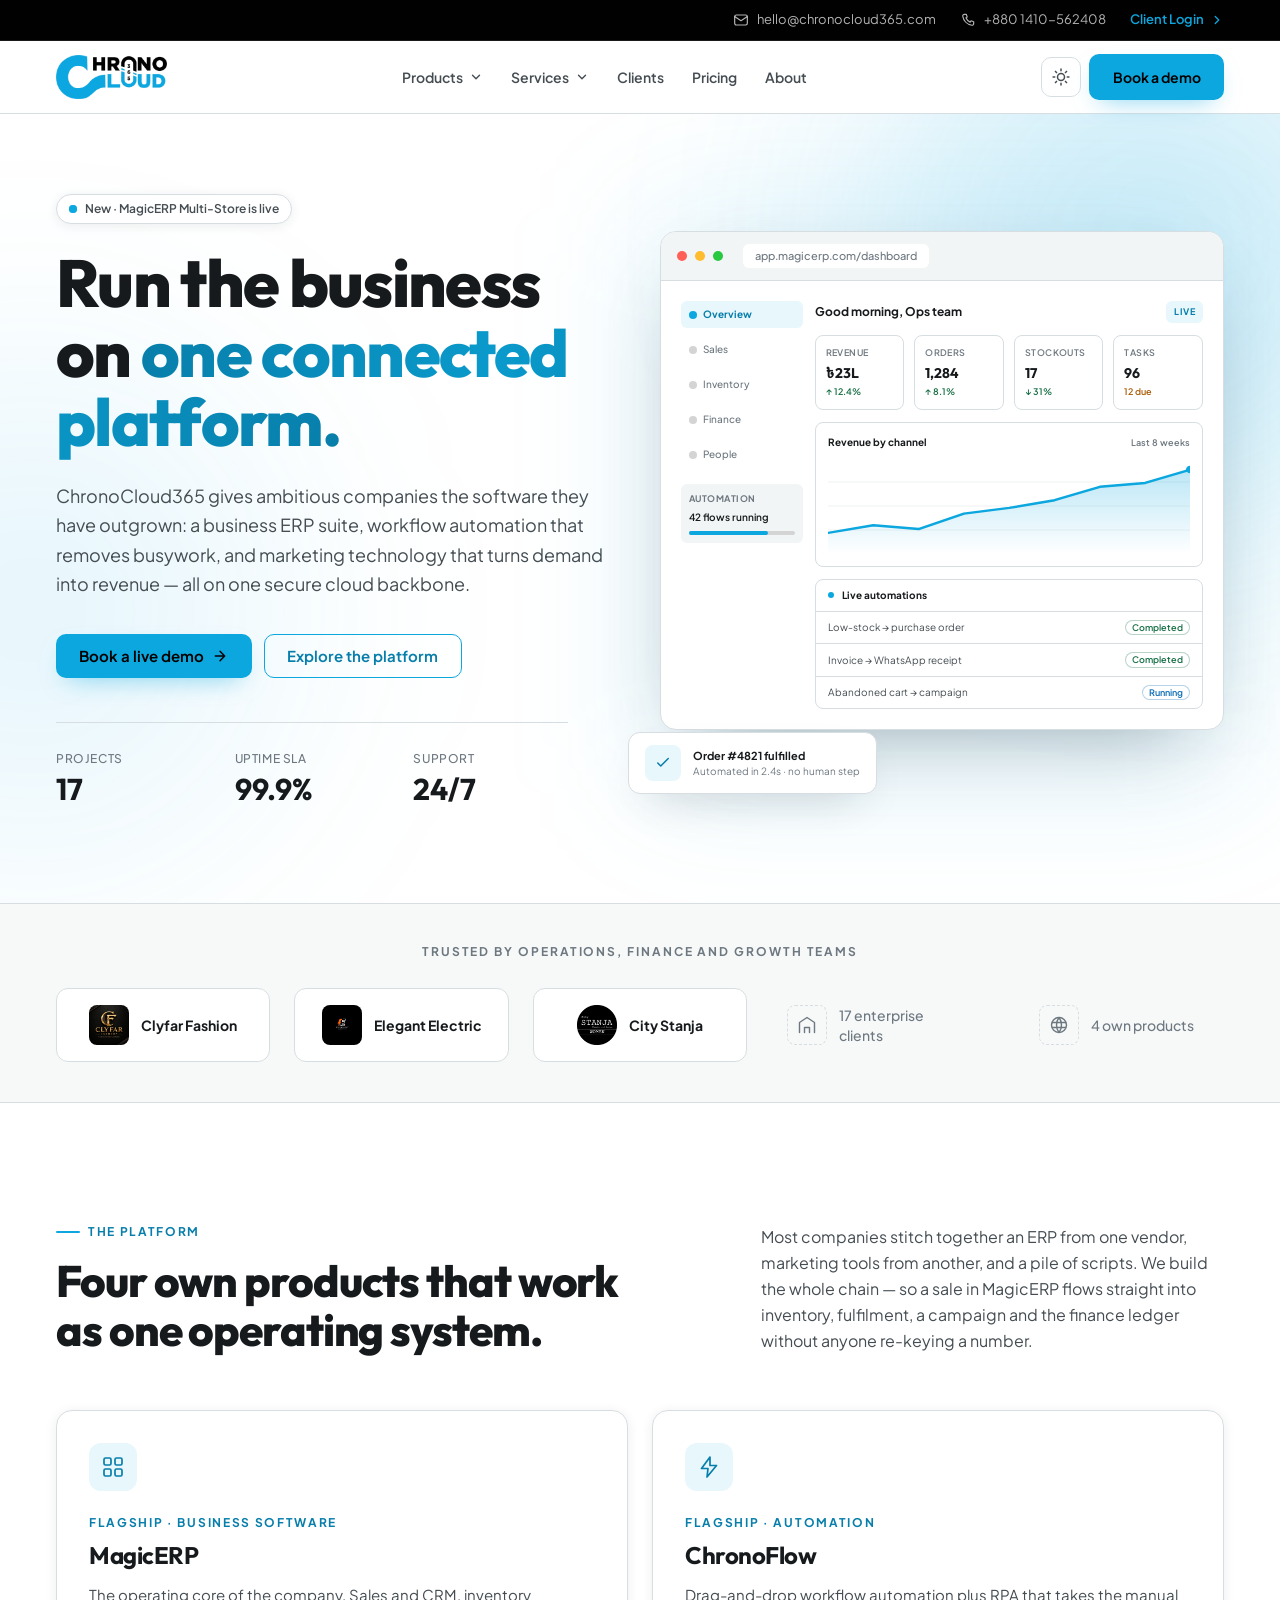
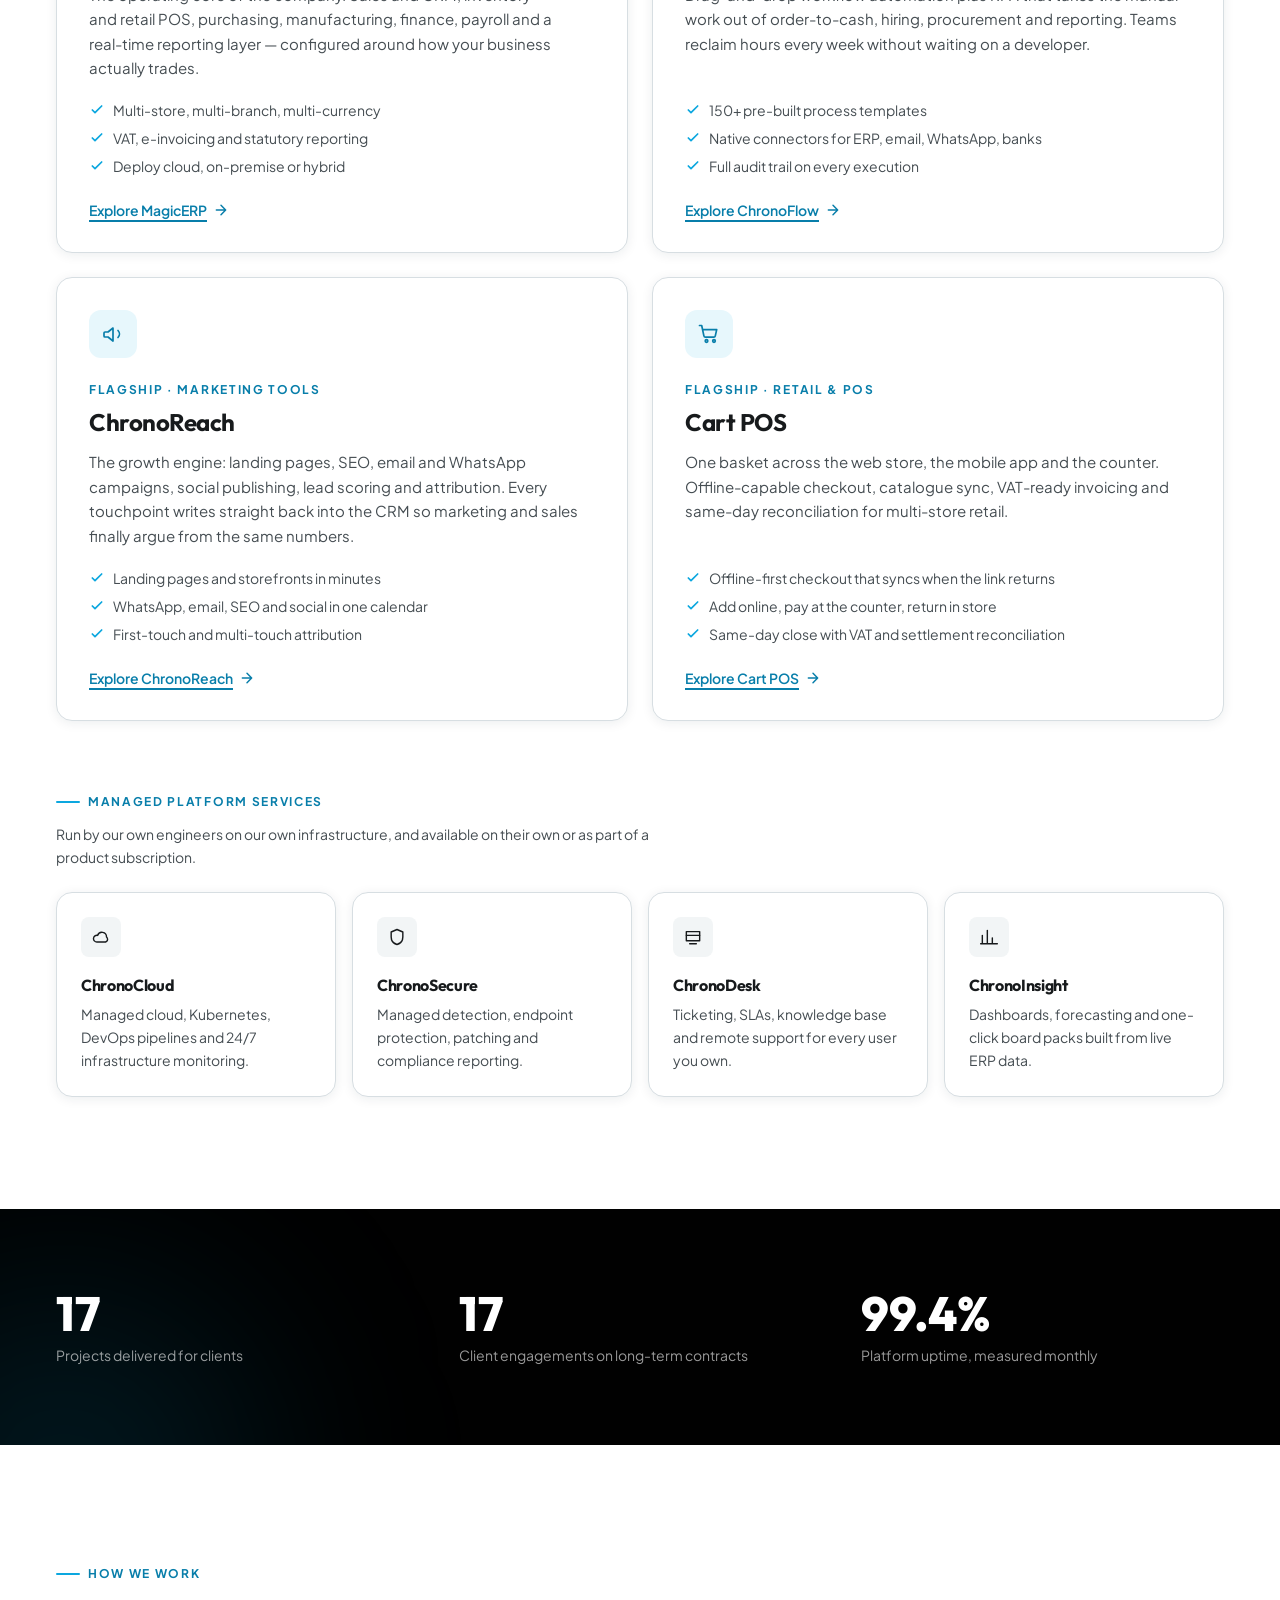
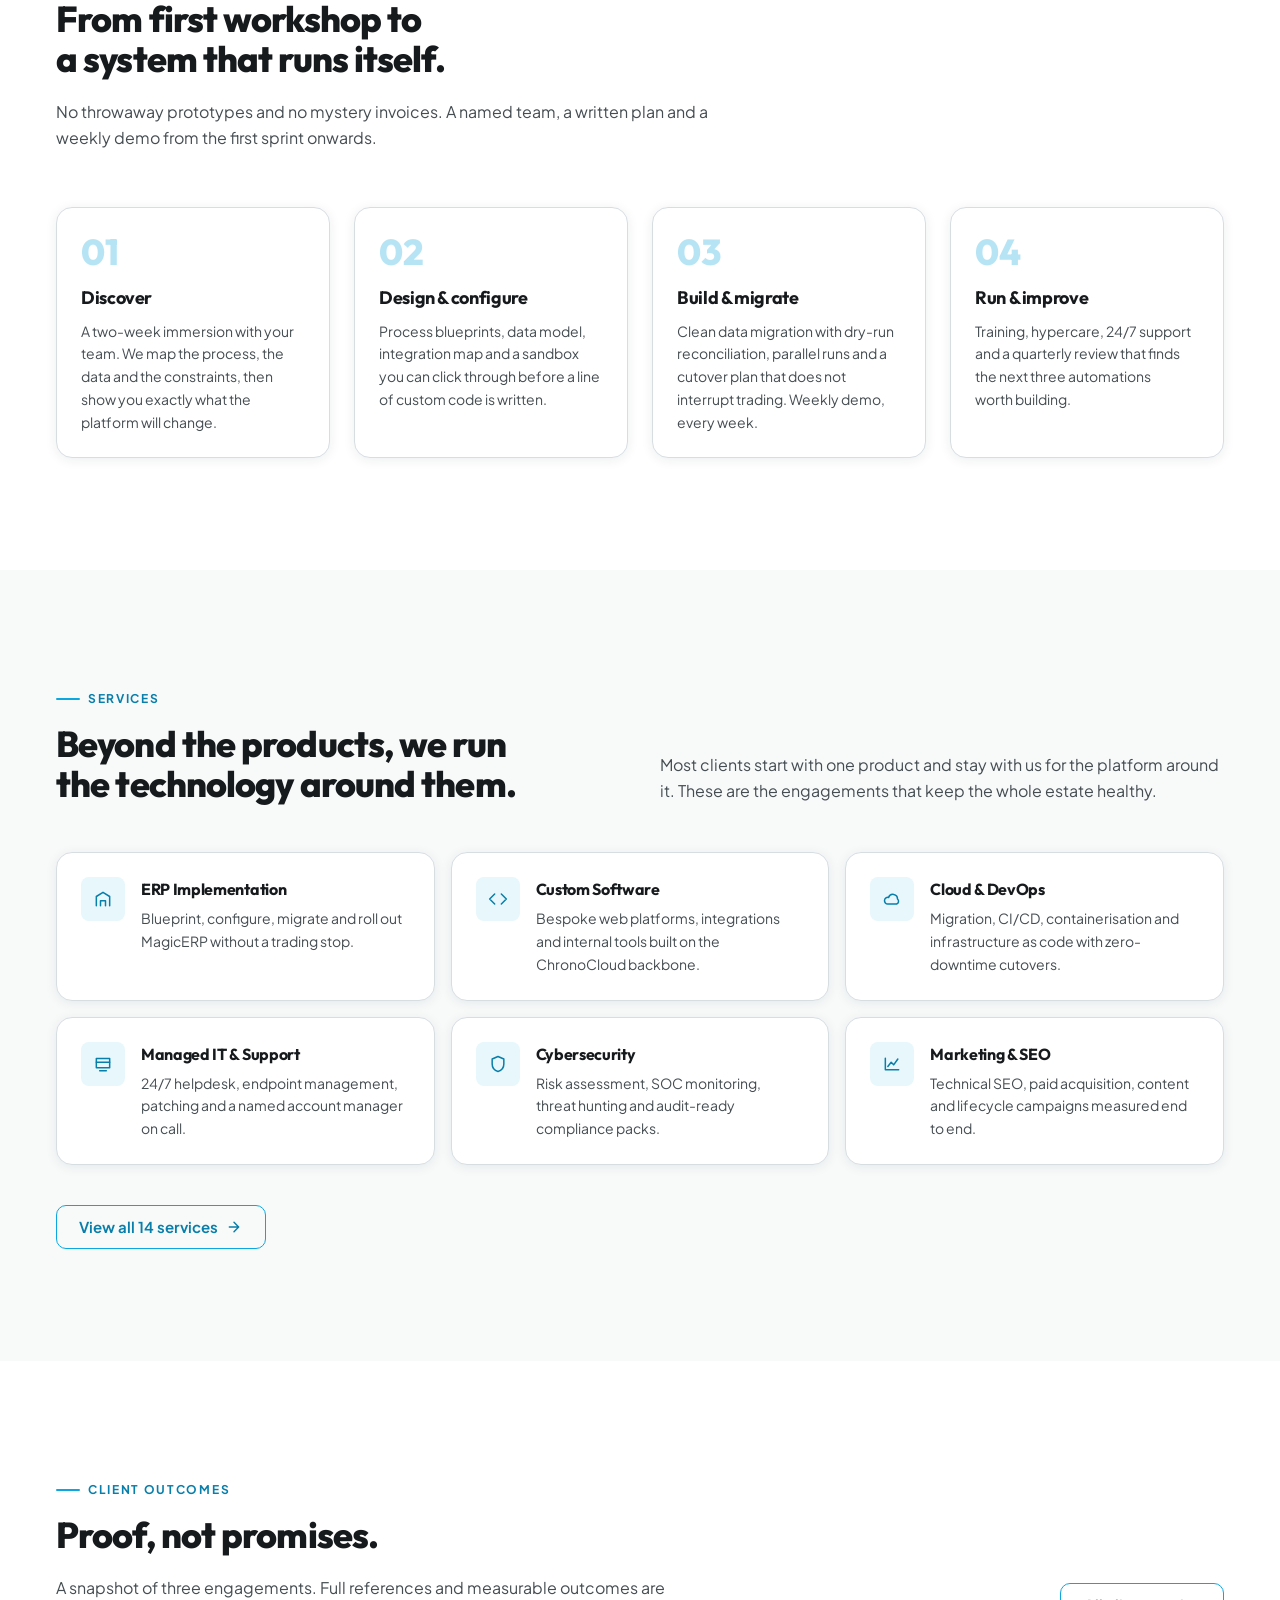
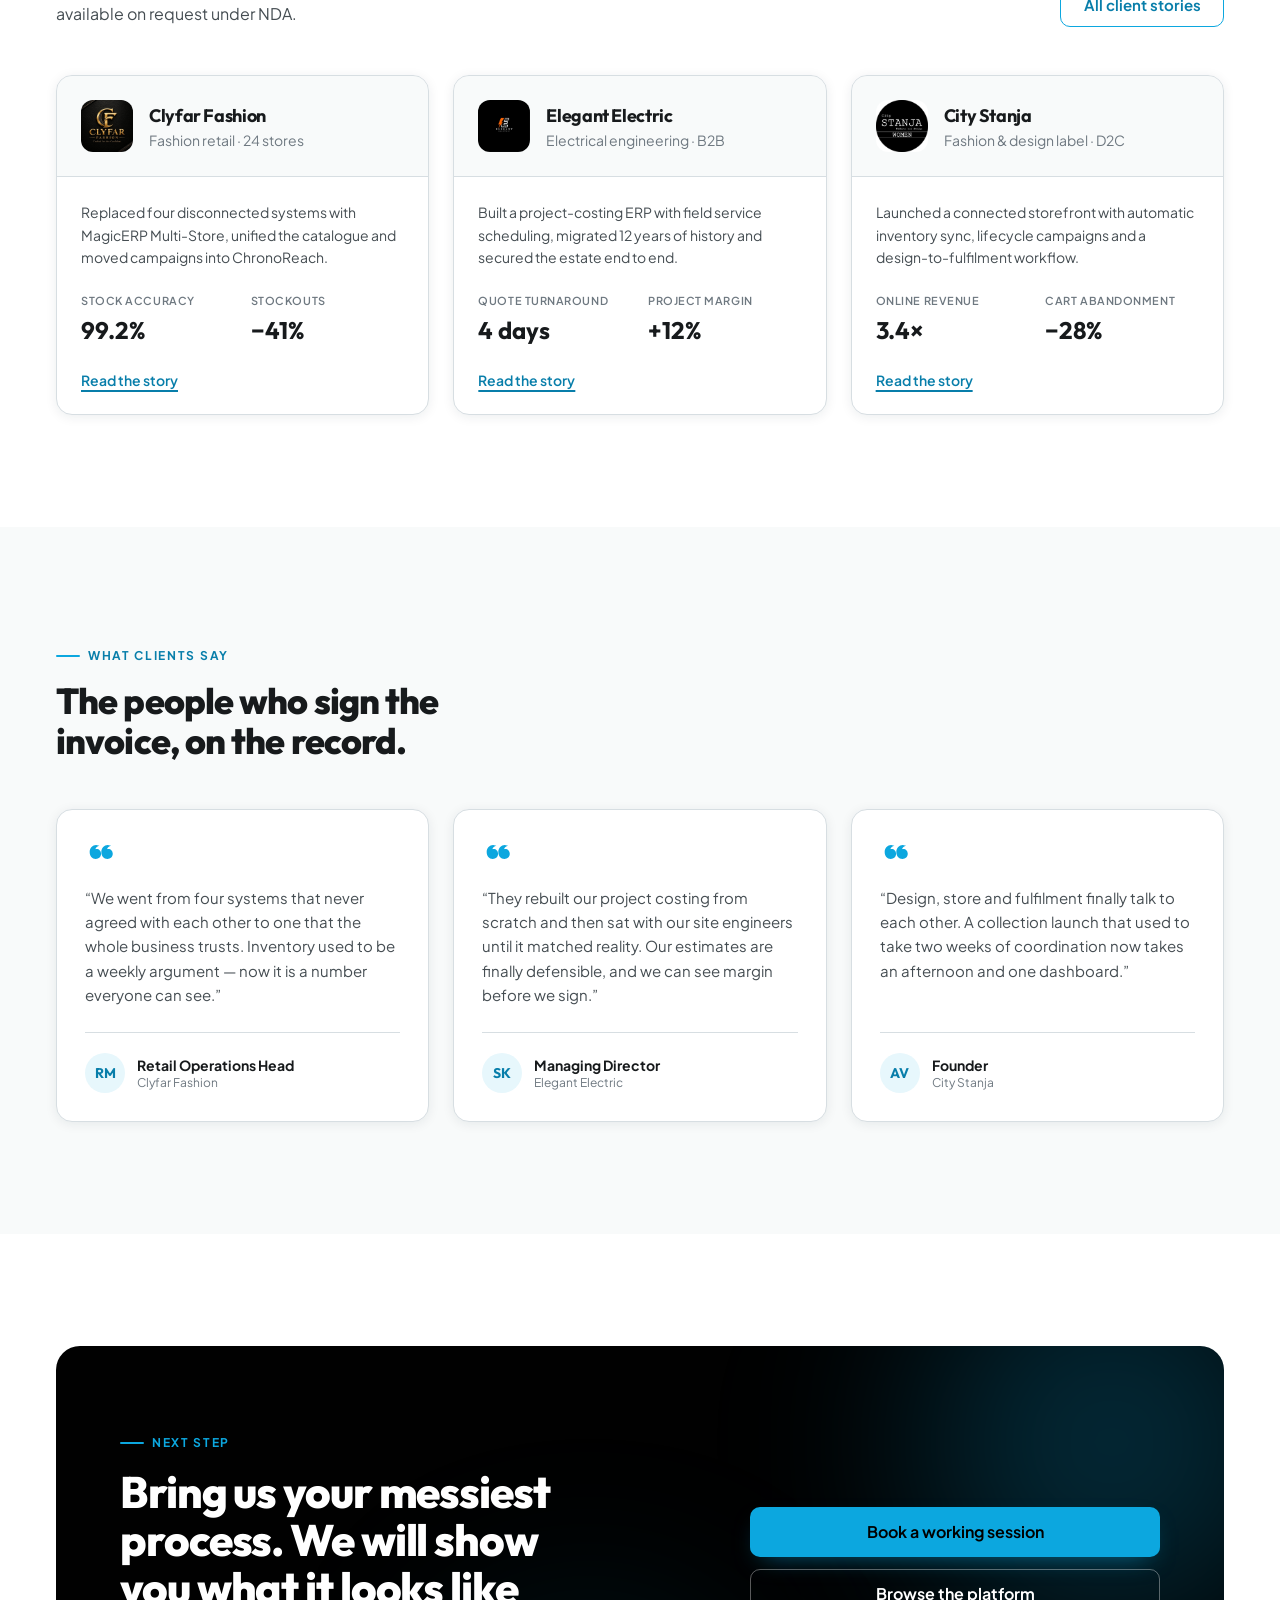
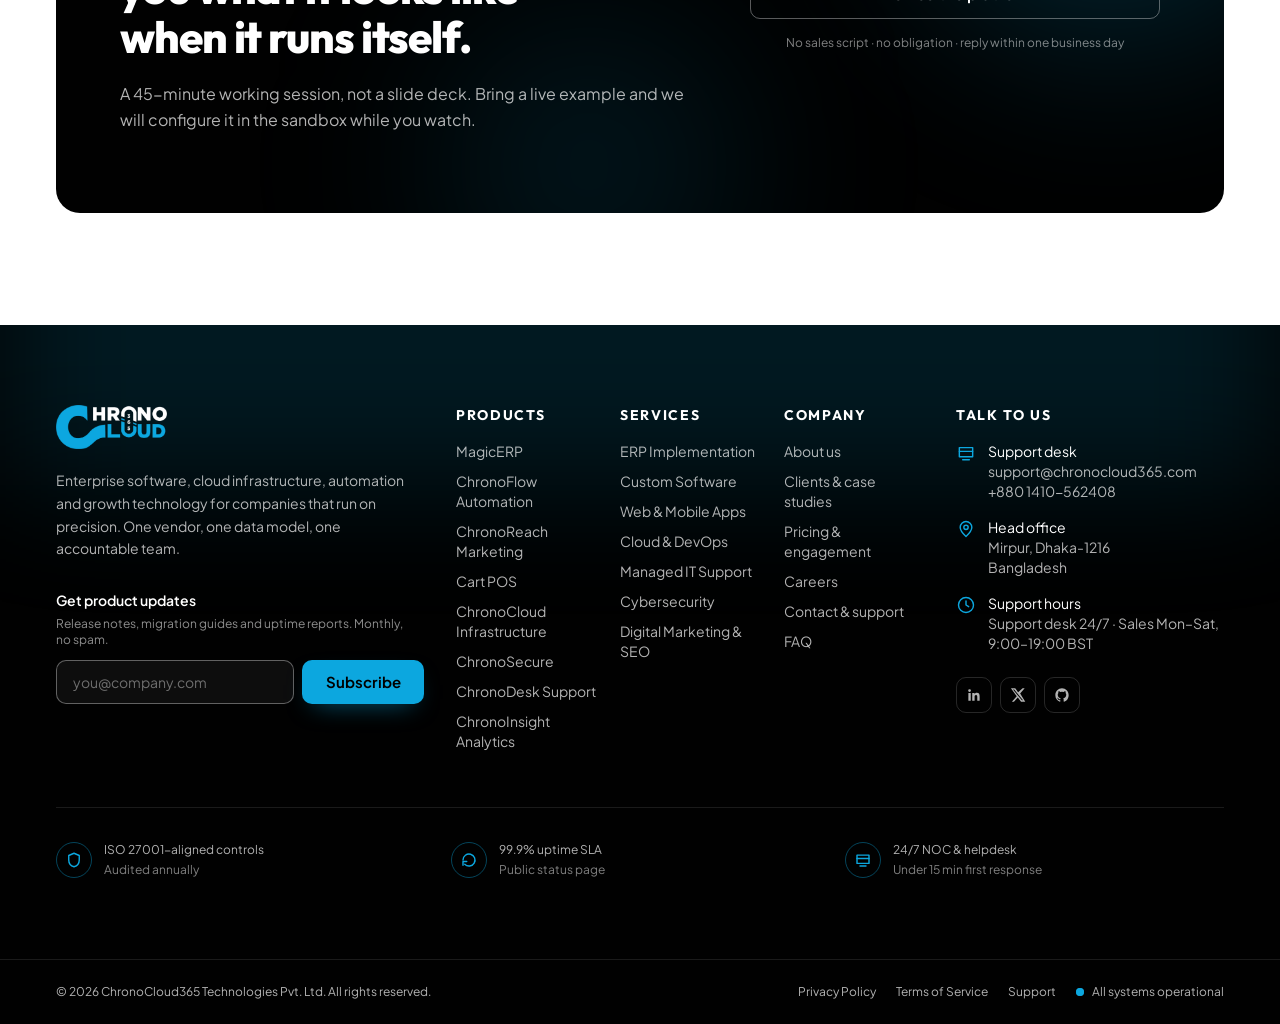
<file: index.html>
<!doctype html>
<html lang="en" class="scroll-pt-24">
<head>
<meta charset="utf-8" />
<meta name="viewport" content="width=device-width, initial-scale=1" />
<title>ChronoCloud365 - Enterprise Software, Automation, Cloud &amp; Marketing Technology</title>
<meta name="description" content="ChronoCloud365 builds MagicERP, workflow automation and marketing technology for mid-market and enterprise teams. Trusted by Clyfar Fashion, Elegant Electric and City Stanja." />
<meta name="theme-color" content="#FFFFFF" />
<meta name="author" content="ChronoCloud365 Technologies Pvt. Ltd." />
<link rel="canonical" href="https://www.chronocloud365.com/" />

<meta property="og:type" content="website" />
<meta property="og:site_name" content="ChronoCloud365" />
<meta property="og:title" content="ChronoCloud365 - Enterprise Software, Automation, Cloud &amp; Marketing Technology" />
<meta property="og:description" content="ChronoCloud365 builds MagicERP, workflow automation and marketing technology for mid-market and enterprise teams. Trusted by Clyfar Fashion, Elegant Electric and City Stanja." />
<meta property="og:url" content="https://www.chronocloud365.com/" />
<meta property="og:image" content="https://www.chronocloud365.com/assets/img/og-cover.png" />
<meta name="twitter:card" content="summary_large_image" />
<meta name="twitter:title" content="ChronoCloud365 - Enterprise Software, Automation, Cloud &amp; Marketing Technology" />
<meta name="twitter:description" content="ChronoCloud365 builds MagicERP, workflow automation and marketing technology for mid-market and enterprise teams. Trusted by Clyfar Fashion, Elegant Electric and City Stanja." />
<meta name="twitter:image" content="https://www.chronocloud365.com/assets/img/og-cover.png" />

<link rel="icon" href="assets/favicon.ico" sizes="any" />
<link rel="icon" type="image/png" href="assets/img/favicon.png" />
<link rel="apple-touch-icon" href="assets/img/favicon.png" />

<link rel="preconnect" href="https://fonts.googleapis.com" />
<link rel="preconnect" href="https://fonts.gstatic.com" crossorigin />
<link href="https://fonts.googleapis.com/css2?family=Outfit:wght@400;500;600;700;800&family=Plus+Jakarta+Sans:wght@400;500;600;700;800&display=swap" rel="stylesheet" />
<!-- Noto Sans Bengali, subset to the taka sign (U+09F3) only - 4 KB, and the
     only way the currency symbol renders on devices without a Bengali font. -->
<link href="https://fonts.googleapis.com/css2?family=Noto+Sans+Bengali:wght@400;500;600;700;800&text=%E0%A7%B3&display=swap" rel="stylesheet" />
<link rel="stylesheet" href="assets/css/styles.css" />

<!-- Apply the theme before first paint so theme-swapped assets (such as the
     wordmark) never flash the wrong variant. -->
<script>
(function () {
  try {
    var stored = localStorage.getItem("cc-theme");
    var forced = new URLSearchParams(window.location.search).get("theme");
    var theme =
      forced === "dark" || forced === "light"
        ? forced
        : stored || (window.matchMedia("(prefers-color-scheme: dark)").matches ? "dark" : "light");
    document.documentElement.setAttribute("data-theme", theme);
    var meta = document.querySelector('meta[name="theme-color"]');
    if (meta) meta.setAttribute("content", theme === "dark" ? "#101619" : "#FFFFFF");
  } catch (e) {}
})();
</script>

<script type="application/ld+json">
{
  "@context": "https://schema.org",
  "@type": "Organization",
  "name": "ChronoCloud365 Technologies Pvt. Ltd.",
  "alternateName": "ChronoCloud365",
  "url": "https://www.chronocloud365.com/",
  "logo": "https://www.chronocloud365.com/assets/img/logo.png",
  "image": "https://www.chronocloud365.com/assets/img/og-cover.png",
  "description": "Enterprise software, workflow automation, marketing technology and managed cloud infrastructure for mid-market and enterprise teams.",
  "email": "hello@chronocloud365.com",
  "telephone": "+880-1410-562408",
  "foundingDate": "2014",
  "address": {
    "@type": "PostalAddress",
    "streetAddress": "Mirpur",
    "addressLocality": "Dhaka",
    "addressRegion": "Dhaka",
    "postalCode": "1216",
    "addressCountry": "BD"
  },
  "areaServed": ["BD", "IN", "AE", "GB", "US"],
  "knowsAbout": ["ERP", "Workflow Automation", "Marketing Technology", "Cloud Infrastructure", "Cybersecurity", "ITSM"],
  "contactPoint": [
    { "@type": "ContactPoint", "contactType": "sales", "email": "sales@chronocloud365.com", "telephone": "+880-1410-562408", "availableLanguage": ["English", "Bengali"] },
    { "@type": "ContactPoint", "contactType": "technical support", "email": "support@chronocloud365.com", "telephone": "+880-1410-562408", "availableLanguage": ["English", "Bengali"], "hoursAvailable": [{ "@type": "OpeningHoursSpecification", "dayOfWeek": ["Monday","Tuesday","Wednesday","Thursday","Friday","Saturday","Sunday"], "opens": "00:00", "closes": "23:59" }] }
  ]
}
</script>

</head>
<body class="bg-bg antialiased">
<a href="#main" class="sr-only focus:not-sr-only focus:absolute focus:left-4 focus:top-4 focus:z-[100] focus:rounded-brand focus:bg-brand focus:px-4 focus:py-2 focus:text-sm focus:font-semibold focus:text-black">Skip to main content</a>

<header id="site-header" class="sticky top-0 z-50">
  <!-- Utility strip -->
  <div class="hidden border-b border-white/10 bg-[#010101] text-white lg:block">
    <div class="container-page flex h-10 items-center justify-end gap-6 text-[13px]">
      <a href="mailto:hello@chronocloud365.com" class="flex items-center gap-2 text-white/70 transition-colors duration-200 hover:text-brand">
        <svg class="h-4 w-4" viewBox="0 0 24 24" fill="none" stroke="currentColor" stroke-width="1.8" aria-hidden="true">
          <rect x="2.5" y="4.5" width="19" height="15" rx="2.5" stroke-linecap="round" stroke-linejoin="round" />
          <path d="m3 7 9 6 9-6" stroke-linecap="round" stroke-linejoin="round" />
        </svg>
        hello@chronocloud365.com
      </a>
      <a href="tel:+8801410562408" class="flex items-center gap-2 text-white/70 transition-colors duration-200 hover:text-brand">
        <svg class="h-4 w-4" viewBox="0 0 24 24" fill="none" stroke="currentColor" stroke-width="1.8" aria-hidden="true">
          <path d="M6.6 3.5h2.7l1.5 3.9-2 1.4a12.5 12.5 0 0 0 6.4 6.4l1.4-2 3.9 1.5v2.7a2.5 2.5 0 0 1-2.7 2.5A16.5 16.5 0 0 1 4.1 6.2 2.5 2.5 0 0 1 6.6 3.5Z" stroke-linecap="round" stroke-linejoin="round" />
        </svg>
        +880 1410-562408
      </a>
      <a href="contact.html" class="flex items-center gap-1.5 font-semibold text-brand transition-colors duration-200 hover:text-white">
        Client Login
        <svg class="h-3.5 w-3.5" viewBox="0 0 24 24" fill="none" stroke="currentColor" stroke-width="2.2" aria-hidden="true">
          <path d="m9 6 6 6-6 6" stroke-linecap="round" stroke-linejoin="round" />
        </svg>
      </a>
    </div>
  </div>

  <!-- Main bar -->
  <div class="border-b border-line bg-bg/90 backdrop-blur-md transition-shadow duration-300" data-nav-bar>
    <div class="container-page flex h-16 items-center justify-between gap-4 lg:h-[4.5rem]">
      <a href="index.html" class="flex shrink-0 items-center gap-2.5" aria-label="ChronoCloud365 home">
        <!-- The wordmark swaps with the theme: black-on-transparent in light mode,
             white-on-transparent in dark mode. -->
        <picture class="block dark:hidden">
          <source srcset="assets/img/logo.webp" type="image/webp" />
          <img src="assets/img/logo.png" alt="ChronoCloud365" width="112" height="44" class="h-10 w-auto lg:h-11" />
        </picture>
        <picture class="hidden dark:block">
          <source srcset="assets/img/logo-on-dark.webp" type="image/webp" />
          <img src="assets/img/logo-on-dark.png" alt="ChronoCloud365" width="112" height="44" class="h-10 w-auto lg:h-11" />
        </picture>
      </a>

      <!-- Desktop navigation -->
      <nav class="hidden items-center gap-1 lg:flex" aria-label="Primary">
        <div class="relative" data-dropdown>
          <button type="button" class="flex items-center gap-1.5 rounded-brand px-3 py-2 text-sm font-semibold transition-colors duration-200 hover:bg-surface-muted hover:text-heading" data-dropdown-trigger aria-expanded="false">
            Products
            <svg class="h-3.5 w-3.5 transition-transform duration-200" data-chevron viewBox="0 0 24 24" fill="none" stroke="currentColor" stroke-width="2.4" aria-hidden="true">
              <path d="m6 9 6 6 6-6" stroke-linecap="round" stroke-linejoin="round" />
            </svg>
          </button>
          <div class="invisible absolute left-1/2 top-full z-50 w-[46rem] -translate-x-1/2 translate-y-1 pt-3 opacity-0 transition-all duration-200" data-dropdown-panel>
            <div class="grid grid-cols-3 gap-1 rounded-2xl border border-line bg-surface p-2 shadow-[0_24px_60px_-24px_rgb(16_35_45/35%)]">
              <div class="rounded-xl p-3">
                <p class="px-2 pb-2 text-[11px] font-bold uppercase tracking-[0.14em] text-muted">Business software</p>
                <a href="products.html#magic-erp" class="group flex gap-3 rounded-lg p-2 transition-colors duration-200 hover:bg-surface-muted">
                  <span class="mt-0.5 flex h-8 w-8 shrink-0 items-center justify-center rounded-lg bg-brand-soft text-brand-deep">
                    <svg class="h-4.5 w-4.5" viewBox="0 0 24 24" fill="none" stroke="currentColor" stroke-width="1.8" aria-hidden="true">
                      <rect x="3" y="3" width="7" height="7" rx="1.5" /><rect x="14" y="3" width="7" height="7" rx="1.5" /><rect x="3" y="14" width="7" height="7" rx="1.5" /><rect x="14" y="14" width="7" height="7" rx="1.5" />
                    </svg>
                  </span>
                  <span>
                    <span class="block text-sm font-semibold text-heading">MagicERP</span>
                    <span class="block text-xs leading-snug text-muted">Operations suite for sales, stock, finance and people</span>
                  </span>
                </a>
                <a href="products.html#chronoflow" class="group flex gap-3 rounded-lg p-2 transition-colors duration-200 hover:bg-surface-muted">
                  <span class="mt-0.5 flex h-8 w-8 shrink-0 items-center justify-center rounded-lg bg-brand-soft text-brand-deep">
                    <svg class="h-4.5 w-4.5" viewBox="0 0 24 24" fill="none" stroke="currentColor" stroke-width="1.8" aria-hidden="true">
                      <path d="M13 2 4.5 13.5H11L10 22l9.5-11.5H13L13 2Z" stroke-linecap="round" stroke-linejoin="round" />
                    </svg>
                  </span>
                  <span>
                    <span class="block text-sm font-semibold text-heading">ChronoFlow</span>
                    <span class="block text-xs leading-snug text-muted">No-code workflow and RPA automation</span>
                  </span>
                </a>
                <a href="products.html#chronoreach" class="group flex gap-3 rounded-lg p-2 transition-colors duration-200 hover:bg-surface-muted">
                  <span class="mt-0.5 flex h-8 w-8 shrink-0 items-center justify-center rounded-lg bg-brand-soft text-brand-deep">
                    <svg class="h-4.5 w-4.5" viewBox="0 0 24 24" fill="none" stroke="currentColor" stroke-width="1.8" aria-hidden="true">
                      <path d="M3 11v3a1 1 0 0 0 1 1h3l5 4V6L7 10H4a1 1 0 0 0-1 1Z" stroke-linecap="round" stroke-linejoin="round" />
                      <path d="M17 8.5a5 5 0 0 1 0 7" stroke-linecap="round" />
                    </svg>
                  </span>
                  <span>
                    <span class="block text-sm font-semibold text-heading">ChronoReach</span>
                    <span class="block text-xs leading-snug text-muted">Marketing, campaigns, SEO and lead capture</span>
                  </span>
                </a>
                <a href="products.html#cart-pos" class="group flex gap-3 rounded-lg p-2 transition-colors duration-200 hover:bg-surface-muted">
                  <span class="mt-0.5 flex h-8 w-8 shrink-0 items-center justify-center rounded-lg bg-brand-soft text-brand-deep">
                    <svg class="h-4.5 w-4.5" viewBox="0 0 24 24" fill="none" stroke="currentColor" stroke-width="1.8" aria-hidden="true">
                      <path d="M2.5 3.5h2.2l2.2 10.4a1.5 1.5 0 0 0 1.5 1.2h8.4a1.5 1.5 0 0 0 1.5-1.2l1.4-6.3H5.8" stroke-linecap="round" stroke-linejoin="round" />
                      <circle cx="9.5" cy="19" r="1.3" /><circle cx="17" cy="19" r="1.3" />
                    </svg>
                  </span>
                  <span>
                    <span class="block text-sm font-semibold text-heading">Cart POS</span>
                    <span class="block text-xs leading-snug text-muted">Unified cart and point of sale for retail</span>
                  </span>
                </a>
              </div>

              <div class="rounded-xl p-3">
                <p class="px-2 pb-2 text-[11px] font-bold uppercase tracking-[0.14em] text-muted">Managed services</p>
                <a href="products.html#chronocloud" class="group flex gap-3 rounded-lg p-2 transition-colors duration-200 hover:bg-surface-muted">
                  <span class="mt-0.5 flex h-8 w-8 shrink-0 items-center justify-center rounded-lg bg-surface-muted text-heading">
                    <svg class="h-4.5 w-4.5" viewBox="0 0 24 24" fill="none" stroke="currentColor" stroke-width="1.8" aria-hidden="true">
                      <path d="M7 18a4 4 0 1 1 .9-7.9A5.5 5.5 0 0 1 18.6 12 3.5 3.5 0 0 1 17.5 18H7Z" stroke-linecap="round" stroke-linejoin="round" />
                    </svg>
                  </span>
                  <span>
                    <span class="block text-sm font-semibold text-heading">ChronoCloud</span>
                    <span class="block text-xs leading-snug text-muted">Managed cloud, DevOps and infrastructure</span>
                  </span>
                </a>
                <a href="products.html#chronosecure" class="group flex gap-3 rounded-lg p-2 transition-colors duration-200 hover:bg-surface-muted">
                  <span class="mt-0.5 flex h-8 w-8 shrink-0 items-center justify-center rounded-lg bg-surface-muted text-heading">
                    <svg class="h-4.5 w-4.5" viewBox="0 0 24 24" fill="none" stroke="currentColor" stroke-width="1.8" aria-hidden="true">
                      <path d="M12 3 5 6v6c0 4.2 2.9 7.9 7 9 4.1-1.1 7-4.8 7-9V6l-7-3Z" stroke-linecap="round" stroke-linejoin="round" />
                      <path d="M9.5 12.5 11.5 14.5 15 11" stroke-linecap="round" stroke-linejoin="round" />
                    </svg>
                  </span>
                  <span>
                    <span class="block text-sm font-semibold text-heading">ChronoSecure</span>
                    <span class="block text-xs leading-snug text-muted">Managed security and compliance</span>
                  </span>
                </a>
                <a href="products.html#chronodesk" class="group flex gap-3 rounded-lg p-2 transition-colors duration-200 hover:bg-surface-muted">
                  <span class="mt-0.5 flex h-8 w-8 shrink-0 items-center justify-center rounded-lg bg-surface-muted text-heading">
                    <svg class="h-4.5 w-4.5" viewBox="0 0 24 24" fill="none" stroke="currentColor" stroke-width="1.8" aria-hidden="true">
                      <path d="M4 5.5h16v11H4z" stroke-linecap="round" stroke-linejoin="round" />
                      <path d="M4 10h16M8 20h8" stroke-linecap="round" stroke-linejoin="round" />
                    </svg>
                  </span>
                  <span>
                    <span class="block text-sm font-semibold text-heading">ChronoDesk</span>
                    <span class="block text-xs leading-snug text-muted">Helpdesk, ITSM and remote support</span>
                  </span>
                </a>
                <a href="products.html#chronoinsight" class="group flex gap-3 rounded-lg p-2 transition-colors duration-200 hover:bg-surface-muted">
                  <span class="mt-0.5 flex h-8 w-8 shrink-0 items-center justify-center rounded-lg bg-surface-muted text-heading">
                    <svg class="h-4.5 w-4.5" viewBox="0 0 24 24" fill="none" stroke="currentColor" stroke-width="1.8" aria-hidden="true">
                      <path d="M4 20V10M10 20V4M16 20v-7M22 20H2" stroke-linecap="round" stroke-linejoin="round" />
                    </svg>
                  </span>
                  <span>
                    <span class="block text-sm font-semibold text-heading">ChronoInsight</span>
                    <span class="block text-xs leading-snug text-muted">Dashboards, forecasting and analytics</span>
                  </span>
                </a>
              </div>

              <div class="flex flex-col rounded-xl bg-surface-tint p-3">
                <p class="px-2 pb-2 text-[11px] font-bold uppercase tracking-[0.14em] text-brand-deep">One platform</p>
                <p class="px-2 text-sm font-semibold text-heading">Every product shares one data model, one login and one audit trail.</p>
                <ul class="mt-3 grid gap-2 px-2 text-[13px] text-body">
                  <li class="flex items-start gap-2"><svg class="mt-0.5 h-4 w-4 shrink-0 text-brand" viewBox="0 0 24 24" fill="none" stroke="currentColor" stroke-width="2.4" aria-hidden="true"><path d="m5 12 4 4L19 6" stroke-linecap="round" stroke-linejoin="round" /></svg>Single sign-on across all modules</li>
                  <li class="flex items-start gap-2"><svg class="mt-0.5 h-4 w-4 shrink-0 text-brand" viewBox="0 0 24 24" fill="none" stroke="currentColor" stroke-width="2.4" aria-hidden="true"><path d="m5 12 4 4L19 6" stroke-linecap="round" stroke-linejoin="round" /></svg>Open REST &amp; webhook APIs</li>
                  <li class="flex items-start gap-2"><svg class="mt-0.5 h-4 w-4 shrink-0 text-brand" viewBox="0 0 24 24" fill="none" stroke="currentColor" stroke-width="2.4" aria-hidden="true"><path d="m5 12 4 4L19 6" stroke-linecap="round" stroke-linejoin="round" /></svg>Deploy cloud, on-premise or hybrid</li>
                </ul>
                <a href="contact.html?demo=1" class="btn btn-primary mt-4 w-full text-sm">Book a live demo</a>
              </div>
            </div>
          </div>
        </div>

        <div class="relative" data-dropdown>
          <button type="button" class="flex items-center gap-1.5 rounded-brand px-3 py-2 text-sm font-semibold transition-colors duration-200 hover:bg-surface-muted hover:text-heading" data-dropdown-trigger aria-expanded="false">
            Services
            <svg class="h-3.5 w-3.5 transition-transform duration-200" data-chevron viewBox="0 0 24 24" fill="none" stroke="currentColor" stroke-width="2.4" aria-hidden="true">
              <path d="m6 9 6 6 6-6" stroke-linecap="round" stroke-linejoin="round" />
            </svg>
          </button>
          <div class="invisible absolute left-1/2 top-full z-50 w-[38rem] -translate-x-1/2 translate-y-1 pt-3 opacity-0 transition-all duration-200" data-dropdown-panel>
            <div class="grid grid-cols-2 gap-1 rounded-2xl border border-line bg-surface p-2 shadow-[0_24px_60px_-24px_rgb(16_35_45/35%)]">
              <div class="rounded-xl p-3">
                <p class="px-2 pb-2 text-[11px] font-bold uppercase tracking-[0.14em] text-muted">Consulting &amp; delivery</p>
                <a href="services.html#implementation" class="block rounded-lg px-2 py-1.5 text-sm font-medium text-heading transition-colors duration-200 hover:bg-surface-muted hover:text-brand-deep">ERP Implementation &amp; Consulting</a>
                <a href="services.html#custom-software" class="block rounded-lg px-2 py-1.5 text-sm font-medium text-heading transition-colors duration-200 hover:bg-surface-muted hover:text-brand-deep">Custom Software Development</a>
                <a href="services.html#app-development" class="block rounded-lg px-2 py-1.5 text-sm font-medium text-heading transition-colors duration-200 hover:bg-surface-muted hover:text-brand-deep">Web &amp; Mobile App Development</a>
                <a href="services.html#design" class="block rounded-lg px-2 py-1.5 text-sm font-medium text-heading transition-colors duration-200 hover:bg-surface-muted hover:text-brand-deep">UI/UX &amp; Product Design</a>
                <a href="services.html#qa" class="block rounded-lg px-2 py-1.5 text-sm font-medium text-heading transition-colors duration-200 hover:bg-surface-muted hover:text-brand-deep">QA, Testing &amp; Release Engineering</a>
                <a href="services.html#consulting" class="block rounded-lg px-2 py-1.5 text-sm font-medium text-heading transition-colors duration-200 hover:bg-surface-muted hover:text-brand-deep">Digital Transformation Strategy</a>
              </div>
              <div class="rounded-xl p-3">
                <p class="px-2 pb-2 text-[11px] font-bold uppercase tracking-[0.14em] text-muted">Operations &amp; growth</p>
                <a href="services.html#cloud" class="block rounded-lg px-2 py-1.5 text-sm font-medium text-heading transition-colors duration-200 hover:bg-surface-muted hover:text-brand-deep">Cloud Migration &amp; DevOps</a>
                <a href="services.html#managed-it" class="block rounded-lg px-2 py-1.5 text-sm font-medium text-heading transition-colors duration-200 hover:bg-surface-muted hover:text-brand-deep">Managed IT &amp; 24/7 Support</a>
                <a href="services.html#security" class="block rounded-lg px-2 py-1.5 text-sm font-medium text-heading transition-colors duration-200 hover:bg-surface-muted hover:text-brand-deep">Cybersecurity &amp; Compliance</a>
                <a href="services.html#integration" class="block rounded-lg px-2 py-1.5 text-sm font-medium text-heading transition-colors duration-200 hover:bg-surface-muted hover:text-brand-deep">Data Migration &amp; Integration</a>
                <a href="services.html#marketing" class="block rounded-lg px-2 py-1.5 text-sm font-medium text-heading transition-colors duration-200 hover:bg-surface-muted hover:text-brand-deep">Digital Marketing &amp; SEO</a>
                <a href="services.html#training" class="block rounded-lg px-2 py-1.5 text-sm font-medium text-heading transition-colors duration-200 hover:bg-surface-muted hover:text-brand-deep">Training &amp; Enablement</a>
              </div>
            </div>
          </div>
        </div>

        <a href="clients.html" class="rounded-brand px-3 py-2 text-sm font-semibold text-body transition-colors duration-200 hover:bg-surface-muted hover:text-heading">Clients</a>
        <a href="pricing.html" class="rounded-brand px-3 py-2 text-sm font-semibold text-body transition-colors duration-200 hover:bg-surface-muted hover:text-heading">Pricing</a>
        <a href="about.html" class="rounded-brand px-3 py-2 text-sm font-semibold text-body transition-colors duration-200 hover:bg-surface-muted hover:text-heading">About</a>
      </nav>

      <div class="flex items-center gap-2">
        <button type="button" class="flex h-10 w-10 cursor-pointer items-center justify-center rounded-brand border border-line text-body transition-colors duration-200 hover:bg-surface-muted hover:text-heading" data-theme-toggle aria-label="Toggle dark mode">
          <svg class="h-5 w-5 dark:hidden" viewBox="0 0 24 24" fill="none" stroke="currentColor" stroke-width="1.8" aria-hidden="true">
            <circle cx="12" cy="12" r="4.2" />
            <path d="M12 2.5v2M12 19.5v2M2.5 12h2M19.5 12h2M5.3 5.3l1.4 1.4M17.3 17.3l1.4 1.4M18.7 5.3l-1.4 1.4M6.7 17.3l-1.4 1.4" stroke-linecap="round" />
          </svg>
          <svg class="hidden h-5 w-5 dark:block" viewBox="0 0 24 24" fill="none" stroke="currentColor" stroke-width="1.8" aria-hidden="true">
            <path d="M20 14.5A8.5 8.5 0 0 1 9.5 4a8.5 8.5 0 1 0 10.5 10.5Z" stroke-linecap="round" stroke-linejoin="round" />
          </svg>
        </button>

        <a href="contact.html?demo=1" class="btn btn-primary hidden text-sm sm:inline-flex">Book a demo</a>

        <button type="button" class="flex h-10 w-10 cursor-pointer items-center justify-center rounded-brand border border-line text-heading transition-colors duration-200 hover:bg-surface-muted lg:hidden" data-mobile-toggle aria-expanded="false" aria-controls="mobile-nav" aria-label="Open menu">
          <svg class="h-5 w-5" data-menu-open viewBox="0 0 24 24" fill="none" stroke="currentColor" stroke-width="2" aria-hidden="true">
            <path d="M4 7h16M4 12h16M4 17h16" stroke-linecap="round" />
          </svg>
          <svg class="hidden h-5 w-5" data-menu-close viewBox="0 0 24 24" fill="none" stroke="currentColor" stroke-width="2" aria-hidden="true">
            <path d="m6 6 12 12M18 6 6 18" stroke-linecap="round" />
          </svg>
        </button>
      </div>
    </div>
  </div>

  <!-- Mobile navigation -->
  <div id="mobile-nav" class="hidden max-h-[calc(100vh-4rem)] overflow-y-auto border-b border-line bg-bg lg:hidden">
    <nav class="container-page space-y-1 py-4" aria-label="Mobile">
      <a href="products.html" class="flex items-center justify-between rounded-brand px-3 py-2.5 text-[15px] font-semibold text-heading transition-colors duration-200 hover:bg-surface-muted">Products</a>
      <a href="services.html" class="flex items-center justify-between rounded-brand px-3 py-2.5 text-[15px] font-semibold text-heading transition-colors duration-200 hover:bg-surface-muted">Services</a>
      <a href="clients.html" class="flex items-center justify-between rounded-brand px-3 py-2.5 text-[15px] font-semibold text-heading transition-colors duration-200 hover:bg-surface-muted">Clients</a>
      <a href="pricing.html" class="flex items-center justify-between rounded-brand px-3 py-2.5 text-[15px] font-semibold text-heading transition-colors duration-200 hover:bg-surface-muted">Pricing</a>
      <a href="about.html" class="flex items-center justify-between rounded-brand px-3 py-2.5 text-[15px] font-semibold text-heading transition-colors duration-200 hover:bg-surface-muted">About</a>
      <a href="careers.html" class="flex items-center justify-between rounded-brand px-3 py-2.5 text-[15px] font-semibold text-heading transition-colors duration-200 hover:bg-surface-muted">Careers</a>
      <a href="contact.html" class="flex items-center justify-between rounded-brand px-3 py-2.5 text-[15px] font-semibold text-heading transition-colors duration-200 hover:bg-surface-muted">Contact</a>
      <div class="grid gap-2 pt-3">
        <a href="contact.html?demo=1" class="btn btn-primary w-full">Book a demo</a>
        <a href="contact.html" class="btn btn-secondary w-full">Talk to sales</a>
      </div>
      <div class="mt-4 space-y-1 border-t border-line pt-4 text-sm">
        <a href="mailto:hello@chronocloud365.com" class="flex items-center gap-2 rounded-brand px-3 py-2 text-body transition-colors duration-200 hover:bg-surface-muted">
          <svg class="h-4 w-4 text-brand" viewBox="0 0 24 24" fill="none" stroke="currentColor" stroke-width="1.8" aria-hidden="true"><rect x="2.5" y="4.5" width="19" height="15" rx="2.5" stroke-linecap="round" stroke-linejoin="round" /><path d="m3 7 9 6 9-6" stroke-linecap="round" stroke-linejoin="round" /></svg>
          hello@chronocloud365.com
        </a>
        <a href="tel:+8801410562408" class="flex items-center gap-2 rounded-brand px-3 py-2 text-body transition-colors duration-200 hover:bg-surface-muted">
          <svg class="h-4 w-4 text-brand" viewBox="0 0 24 24" fill="none" stroke="currentColor" stroke-width="1.8" aria-hidden="true"><path d="M6.6 3.5h2.7l1.5 3.9-2 1.4a12.5 12.5 0 0 0 6.4 6.4l1.4-2 3.9 1.5v2.7a2.5 2.5 0 0 1-2.7 2.5A16.5 16.5 0 0 1 4.1 6.2 2.5 2.5 0 0 1 6.6 3.5Z" stroke-linecap="round" stroke-linejoin="round" /></svg>
          +880 1410-562408
        </a>
      </div>
    </nav>
  </div>
</header>

<main id="main">

  <!-- ================================================================ HERO -->
  <section class="relative overflow-hidden">
    <div class="pointer-events-none absolute inset-0 grid-dots mask-fade-b opacity-60"></div>
    <div class="pointer-events-none absolute -right-40 -top-40 h-[36rem] w-[36rem] rounded-full bg-brand/18 blur-[120px]"></div>
    <div class="pointer-events-none absolute -left-52 top-64 h-[30rem] w-[30rem] rounded-full bg-brand/10 blur-[120px]"></div>

    <div class="container-page relative pb-16 pt-14 lg:pb-24 lg:pt-20">
      <div class="grid items-center gap-14 lg:grid-cols-12 lg:gap-10">
        <!-- Copy -->
        <div class="lg:col-span-6">
          <p class="inline-flex items-center gap-2 rounded-full border border-line bg-surface px-3 py-1.5 text-xs font-semibold text-body shadow-card">
            <span class="relative flex h-2 w-2">
              <span class="absolute inline-flex h-full w-full animate-ping rounded-full bg-brand opacity-75"></span>
              <span class="relative inline-flex h-2 w-2 rounded-full bg-brand"></span>
            </span>
            New &middot; MagicERP Multi-Store is live
          </p>

          <h1 class="mt-6 text-[2.6rem] font-extrabold leading-[1.05] tracking-tight sm:text-6xl lg:text-[4.15rem]">
            Run the business on
            <span class="text-gradient-brand">one connected platform.</span>
          </h1>

          <p class="mt-6 max-w-xl text-lg leading-relaxed text-body">
            ChronoCloud365 gives ambitious companies the software they have outgrown:
            a business ERP suite, workflow automation that removes busywork, and marketing
            technology that turns demand into revenue &mdash; all on one secure cloud backbone.
          </p>

          <div class="mt-9 flex flex-col gap-3 sm:flex-row">
            <a href="contact.html?demo=1" class="btn btn-primary">
              Book a live demo
              <svg class="h-4 w-4" viewBox="0 0 24 24" fill="none" stroke="currentColor" stroke-width="2.2" aria-hidden="true">
                <path d="M5 12h13M12 5l7 7-7 7" stroke-linecap="round" stroke-linejoin="round" />
              </svg>
            </a>
            <a href="products.html" class="btn btn-secondary">Explore the platform</a>
          </div>

          <dl class="mt-11 grid max-w-lg grid-cols-3 gap-6 border-t border-line pt-7">
            <div>
              <dt class="text-xs font-medium uppercase tracking-wider text-muted">Projects</dt>
              <dd class="mt-1 font-display text-3xl font-bold text-heading">
                <span data-count-to="17">17</span>
              </dd>
            </div>
            <div>
              <dt class="text-xs font-medium uppercase tracking-wider text-muted">Uptime SLA</dt>
              <dd class="mt-1 font-display text-3xl font-bold text-heading">
                <span data-count-to="99.9" data-count-decimals="1" data-count-suffix="%">99.9%</span>
              </dd>
            </div>
            <div>
              <dt class="text-xs font-medium uppercase tracking-wider text-muted">Support</dt>
              <dd class="mt-1 font-display text-3xl font-bold text-heading">24/7</dd>
            </div>
          </dl>
        </div>

        <!-- Product visual -->
        <div class="lg:col-span-6">
          <div class="relative lg:pb-10">
            <div class="pointer-events-none absolute -inset-6 rounded-[2rem] bg-brand/10 blur-3xl"></div>
            <div class="relative overflow-hidden rounded-2xl border border-line bg-surface shadow-[0_30px_80px_-40px_rgb(16_35_45/45%)]">
              <!-- window chrome -->
              <div class="flex items-center gap-2 border-b border-line bg-surface-muted px-4 py-3">
                <span class="h-2.5 w-2.5 rounded-full bg-[#ff5f57]"></span>
                <span class="h-2.5 w-2.5 rounded-full bg-[#febc2e]"></span>
                <span class="h-2.5 w-2.5 rounded-full bg-[#28c840]"></span>
                <span class="ml-3 truncate rounded-md bg-surface px-3 py-1 text-[11px] font-medium text-muted">app.magicerp.com/dashboard</span>
              </div>

              <div class="grid grid-cols-12 gap-3 p-4 sm:p-5">
                <!-- mini sidebar -->
                <div class="col-span-3 hidden space-y-2 sm:block">
                  <div class="flex items-center gap-1.5 rounded-md bg-brand-soft px-2 py-1.5">
                    <span class="h-2 w-2 rounded-sm bg-brand"></span><span class="text-[10px] font-bold text-brand-deep">Overview</span>
                  </div>
                  <div class="flex items-center gap-1.5 px-2 py-1.5"><span class="h-2 w-2 rounded-sm bg-neutral-300"></span><span class="text-[10px] font-medium text-muted">Sales</span></div>
                  <div class="flex items-center gap-1.5 px-2 py-1.5"><span class="h-2 w-2 rounded-sm bg-neutral-300"></span><span class="text-[10px] font-medium text-muted">Inventory</span></div>
                  <div class="flex items-center gap-1.5 px-2 py-1.5"><span class="h-2 w-2 rounded-sm bg-neutral-300"></span><span class="text-[10px] font-medium text-muted">Finance</span></div>
                  <div class="flex items-center gap-1.5 px-2 py-1.5"><span class="h-2 w-2 rounded-sm bg-neutral-300"></span><span class="text-[10px] font-medium text-muted">People</span></div>
                  <div class="mt-4 rounded-md bg-surface-muted p-2">
                    <p class="text-[9px] font-bold uppercase tracking-wider text-muted">Automation</p>
                    <p class="mt-1 text-[10px] font-semibold text-heading">42 flows running</p>
                    <div class="mt-1.5 h-1 w-full rounded-full bg-neutral-300"><div class="h-1 w-3/4 rounded-full bg-brand"></div></div>
                  </div>
                </div>

                <!-- main area -->
                <div class="col-span-12 space-y-3 sm:col-span-9">
                  <div class="flex items-center justify-between">
                    <p class="text-xs font-bold text-heading">Good morning, Ops team</p>
                    <span class="rounded-md bg-brand-soft px-2 py-1 text-[9px] font-bold uppercase tracking-wider text-brand-deep">Live</span>
                  </div>

                  <div class="grid grid-cols-2 gap-2.5 sm:grid-cols-4">
                    <div class="rounded-lg border border-line bg-surface p-2.5">
                      <p class="text-[9px] font-semibold uppercase tracking-wider text-muted">Revenue</p>
                      <p class="mt-1 font-display text-sm font-bold text-heading">৳23L</p>
                      <p class="mt-0.5 text-[9px] font-semibold text-success">&#8593; 12.4%</p>
                    </div>
                    <div class="rounded-lg border border-line bg-surface p-2.5">
                      <p class="text-[9px] font-semibold uppercase tracking-wider text-muted">Orders</p>
                      <p class="mt-1 font-display text-sm font-bold text-heading">1,284</p>
                      <p class="mt-0.5 text-[9px] font-semibold text-success">&#8593; 8.1%</p>
                    </div>
                    <div class="rounded-lg border border-line bg-surface p-2.5">
                      <p class="text-[9px] font-semibold uppercase tracking-wider text-muted">Stockouts</p>
                      <p class="mt-1 font-display text-sm font-bold text-heading">17</p>
                      <p class="mt-0.5 text-[9px] font-semibold text-success">&#8595; 31%</p>
                    </div>
                    <div class="rounded-lg border border-line bg-surface p-2.5">
                      <p class="text-[9px] font-semibold uppercase tracking-wider text-muted">Tasks</p>
                      <p class="mt-1 font-display text-sm font-bold text-heading">96</p>
                      <p class="mt-0.5 text-[9px] font-semibold text-warning">12 due</p>
                    </div>
                  </div>

                  <div class="rounded-lg border border-line bg-surface p-3">
                    <div class="flex items-center justify-between">
                      <p class="text-[10px] font-bold text-heading">Revenue by channel</p>
                      <p class="text-[9px] font-semibold text-muted">Last 8 weeks</p>
                    </div>
                    <svg class="mt-2 h-24 w-full" viewBox="0 0 320 100" preserveAspectRatio="none" aria-hidden="true">
                      <defs>
                        <linearGradient id="heroFill" x1="0" y1="0" x2="0" y2="1">
                          <stop offset="0%" stop-color="#0CA7DF" stop-opacity="0.28" />
                          <stop offset="100%" stop-color="#0CA7DF" stop-opacity="0" />
                        </linearGradient>
                      </defs>
                      <g stroke="currentColor" stroke-opacity="0.08" stroke-width="1">
                        <line x1="0" y1="25" x2="320" y2="25" /><line x1="0" y1="50" x2="320" y2="50" /><line x1="0" y1="75" x2="320" y2="75" />
                      </g>
                      <path d="M0 78 L40 70 L80 74 L120 58 L160 52 L200 44 L240 30 L280 26 L320 12 L320 100 L0 100 Z" fill="url(#heroFill)" />
                      <path d="M0 78 L40 70 L80 74 L120 58 L160 52 L200 44 L240 30 L280 26 L320 12" fill="none" stroke="#0CA7DF" stroke-width="2.5" stroke-linecap="round" stroke-linejoin="round" />
                      <circle cx="320" cy="12" r="4" fill="#0CA7DF" />
                    </svg>
                  </div>

                  <div class="rounded-lg border border-line bg-surface">
                    <div class="flex items-center gap-2 border-b border-line px-3 py-2">
                      <span class="h-1.5 w-1.5 rounded-full bg-brand"></span>
                      <p class="text-[10px] font-bold text-heading">Live automations</p>
                    </div>
                    <div class="divide-y divide-line text-[10px]">
                      <div class="flex items-center justify-between px-3 py-2">
                        <span class="text-body">Low-stock &rarr; purchase order</span><span class="chip !px-1.5 !py-0 !text-[9px] !text-success !border-success/30">Completed</span>
                      </div>
                      <div class="flex items-center justify-between px-3 py-2">
                        <span class="text-body">Invoice &rarr; WhatsApp receipt</span><span class="chip !px-1.5 !py-0 !text-[9px] !text-success !border-success/30">Completed</span>
                      </div>
                      <div class="flex items-center justify-between px-3 py-2">
                        <span class="text-body">Abandoned cart &rarr; campaign</span><span class="chip !px-1.5 !py-0 !text-[9px] !text-info !border-info/30">Running</span>
                      </div>
                    </div>
                  </div>
                </div>
              </div>
            </div>

            <!-- Floating status card -->
            <div class="absolute -bottom-4 -left-4 hidden items-center gap-3 rounded-xl border border-line bg-surface px-4 py-3 shadow-lift sm:flex lg:-bottom-6 lg:-left-8">
              <span class="flex h-9 w-9 items-center justify-center rounded-lg bg-brand-soft text-brand-deep">
                <svg class="h-4.5 w-4.5" viewBox="0 0 24 24" fill="none" stroke="currentColor" stroke-width="2" aria-hidden="true"><path d="m5 12 4 4L19 6" stroke-linecap="round" stroke-linejoin="round" /></svg>
              </span>
              <div>
                <p class="text-[11px] font-bold text-heading">Order #4821 fulfilled</p>
                <p class="text-[10px] text-muted">Automated in 2.4s &middot; no human step</p>
              </div>
            </div>
          </div>
        </div>
      </div>
    </div>
  </section>

  <!-- ============================================================ TRUST BAR -->
  <section class="border-y border-line bg-surface-muted/60 py-10">
    <div class="container-page">
      <p class="text-center text-xs font-bold uppercase tracking-[0.16em] text-muted">
        Trusted by operations, finance and growth teams
      </p>
      <div class="mt-7 grid grid-cols-2 items-center gap-6 sm:grid-cols-3 lg:grid-cols-5">
        <a href="clients.html#clyfar" class="group flex items-center justify-center gap-3 rounded-xl border border-line bg-surface px-4 py-4 transition-all duration-200 hover:-translate-y-0.5 hover:border-brand hover:shadow-card">
          <img src="assets/img/client-clyfar.png" alt="Clyfar Fashion" width="44" height="44" class="h-10 w-10 rounded-lg object-cover" loading="lazy" />
          <span class="text-sm font-bold text-heading transition-colors duration-200 group-hover:text-brand-deep">Clyfar Fashion</span>
        </a>
        <a href="clients.html#elegant" class="group flex items-center justify-center gap-3 rounded-xl border border-line bg-surface px-4 py-4 transition-all duration-200 hover:-translate-y-0.5 hover:border-brand hover:shadow-card">
          <img src="assets/img/client-elegant.png" alt="Elegant Electric" width="44" height="44" class="h-10 w-10 rounded-lg object-cover" loading="lazy" />
          <span class="text-sm font-bold text-heading transition-colors duration-200 group-hover:text-brand-deep">Elegant Electric</span>
        </a>
        <a href="clients.html#citystanja" class="group flex items-center justify-center gap-3 rounded-xl border border-line bg-surface px-4 py-4 transition-all duration-200 hover:-translate-y-0.5 hover:border-brand hover:shadow-card">
          <img src="assets/img/client-citystanja.png" alt="City Stanja" width="44" height="44" class="h-10 w-10 rounded-lg object-cover" loading="lazy" />
          <span class="text-sm font-bold text-heading transition-colors duration-200 group-hover:text-brand-deep">City Stanja</span>
        </a>
        <div class="hidden items-center justify-center gap-3 px-4 lg:flex">
          <span class="flex h-10 w-10 items-center justify-center rounded-lg border border-dashed border-line text-muted">
            <svg class="h-5 w-5" viewBox="0 0 24 24" fill="none" stroke="currentColor" stroke-width="1.7" aria-hidden="true"><path d="M3 21V9l9-6 9 6v12" stroke-linecap="round" stroke-linejoin="round" /><path d="M9 21v-6h6v6" stroke-linecap="round" stroke-linejoin="round" /></svg>
          </span>
          <span class="text-sm font-medium text-muted">17 enterprise clients</span>
        </div>
        <div class="hidden items-center justify-center gap-3 px-4 lg:flex">
          <span class="flex h-10 w-10 items-center justify-center rounded-lg border border-dashed border-line text-muted">
            <svg class="h-5 w-5" viewBox="0 0 24 24" fill="none" stroke="currentColor" stroke-width="1.7" aria-hidden="true"><circle cx="12" cy="12" r="9" /><path d="M3.6 9h16.8M3.6 15h16.8M12 3a15 15 0 0 1 0 18M12 3a15 15 0 0 0 0 18" /></svg>
          </span>
          <span class="text-sm font-medium text-muted">4 own products</span>
        </div>
      </div>
    </div>
  </section>

  <!-- ============================================================= PRODUCTS -->
  <section class="py-20 lg:py-28">
    <div class="container-page">
      <div class="grid gap-10 lg:grid-cols-12 lg:items-end">
        <div class="lg:col-span-7">
          <p class="eyebrow">The platform</p>
          <h2 class="mt-4 text-3xl font-extrabold tracking-tight sm:text-4xl lg:text-[2.75rem] lg:leading-[1.1]">
            Four own products that work as one operating system.
          </h2>
        </div>
        <div class="lg:col-span-5">
          <p class="text-base leading-relaxed text-body">
            Most companies stitch together an ERP from one vendor, marketing tools from another,
            and a pile of scripts. We build the whole chain &mdash; so a sale in MagicERP flows
            straight into inventory, fulfilment, a campaign and the finance ledger without anyone
            re-keying a number.
          </p>
        </div>
      </div>

      <div class="mt-14 grid gap-6 lg:grid-cols-2">
        <!-- MagicERP -->
        <article class="card card-hover group flex flex-col p-7 lg:p-8">
          <span class="flex h-12 w-12 items-center justify-center rounded-xl bg-brand-soft text-brand-deep">
            <svg class="h-6 w-6" viewBox="0 0 24 24" fill="none" stroke="currentColor" stroke-width="1.7" aria-hidden="true">
              <rect x="3" y="3" width="7" height="7" rx="1.5" /><rect x="14" y="3" width="7" height="7" rx="1.5" /><rect x="3" y="14" width="7" height="7" rx="1.5" /><rect x="14" y="14" width="7" height="7" rx="1.5" />
            </svg>
          </span>
          <p class="mt-6 text-xs font-bold uppercase tracking-[0.14em] text-brand-deep">Flagship &middot; Business software</p>
          <h3 class="mt-2 font-display text-2xl font-bold">MagicERP</h3>
          <p class="mt-3 flex-1 text-[15px] leading-relaxed text-body">
            The operating core of the company. Sales and CRM, inventory and retail POS, purchasing,
            manufacturing, finance, payroll and a real-time reporting layer &mdash; configured around
            how your business actually trades.
          </p>
          <ul class="mt-5 grid gap-2 text-sm text-body">
            <li class="flex items-start gap-2"><svg class="mt-0.5 h-4 w-4 shrink-0 text-brand" viewBox="0 0 24 24" fill="none" stroke="currentColor" stroke-width="2.6" aria-hidden="true"><path d="m5 12 4 4L19 6" stroke-linecap="round" stroke-linejoin="round" /></svg>Multi-store, multi-branch, multi-currency</li>
            <li class="flex items-start gap-2"><svg class="mt-0.5 h-4 w-4 shrink-0 text-brand" viewBox="0 0 24 24" fill="none" stroke="currentColor" stroke-width="2.6" aria-hidden="true"><path d="m5 12 4 4L19 6" stroke-linecap="round" stroke-linejoin="round" /></svg>VAT, e-invoicing and statutory reporting</li>
            <li class="flex items-start gap-2"><svg class="mt-0.5 h-4 w-4 shrink-0 text-brand" viewBox="0 0 24 24" fill="none" stroke="currentColor" stroke-width="2.6" aria-hidden="true"><path d="m5 12 4 4L19 6" stroke-linecap="round" stroke-linejoin="round" /></svg>Deploy cloud, on-premise or hybrid</li>
          </ul>
          <a href="products.html#magic-erp" class="link-underline mt-6 inline-flex items-center gap-1.5 self-start text-sm">
            Explore MagicERP
            <svg class="h-4 w-4 transition-transform duration-200 group-hover:translate-x-1" viewBox="0 0 24 24" fill="none" stroke="currentColor" stroke-width="2.2" aria-hidden="true"><path d="M5 12h13M12 5l7 7-7 7" stroke-linecap="round" stroke-linejoin="round" /></svg>
          </a>
        </article>

        <!-- ChronoFlow -->
        <article class="card card-hover group flex flex-col p-7 lg:p-8">
          <span class="flex h-12 w-12 items-center justify-center rounded-xl bg-brand-soft text-brand-deep">
            <svg class="h-6 w-6" viewBox="0 0 24 24" fill="none" stroke="currentColor" stroke-width="1.7" aria-hidden="true">
              <path d="M13 2 4.5 13.5H11L10 22l9.5-11.5H13L13 2Z" stroke-linecap="round" stroke-linejoin="round" />
            </svg>
          </span>
          <p class="mt-6 text-xs font-bold uppercase tracking-[0.14em] text-brand-deep">Flagship &middot; Automation</p>
          <h3 class="mt-2 font-display text-2xl font-bold">ChronoFlow</h3>
          <p class="mt-3 flex-1 text-[15px] leading-relaxed text-body">
            Drag-and-drop workflow automation plus RPA that takes the manual work out of
            order-to-cash, hiring, procurement and reporting. Teams reclaim hours every week
            without waiting on a developer.
          </p>
          <ul class="mt-5 grid gap-2 text-sm text-body">
            <li class="flex items-start gap-2"><svg class="mt-0.5 h-4 w-4 shrink-0 text-brand" viewBox="0 0 24 24" fill="none" stroke="currentColor" stroke-width="2.6" aria-hidden="true"><path d="m5 12 4 4L19 6" stroke-linecap="round" stroke-linejoin="round" /></svg>150+ pre-built process templates</li>
            <li class="flex items-start gap-2"><svg class="mt-0.5 h-4 w-4 shrink-0 text-brand" viewBox="0 0 24 24" fill="none" stroke="currentColor" stroke-width="2.6" aria-hidden="true"><path d="m5 12 4 4L19 6" stroke-linecap="round" stroke-linejoin="round" /></svg>Native connectors for ERP, email, WhatsApp, banks</li>
            <li class="flex items-start gap-2"><svg class="mt-0.5 h-4 w-4 shrink-0 text-brand" viewBox="0 0 24 24" fill="none" stroke="currentColor" stroke-width="2.6" aria-hidden="true"><path d="m5 12 4 4L19 6" stroke-linecap="round" stroke-linejoin="round" /></svg>Full audit trail on every execution</li>
          </ul>
          <a href="products.html#chronoflow" class="link-underline mt-6 inline-flex items-center gap-1.5 self-start text-sm">
            Explore ChronoFlow
            <svg class="h-4 w-4 transition-transform duration-200 group-hover:translate-x-1" viewBox="0 0 24 24" fill="none" stroke="currentColor" stroke-width="2.2" aria-hidden="true"><path d="M5 12h13M12 5l7 7-7 7" stroke-linecap="round" stroke-linejoin="round" /></svg>
          </a>
        </article>

        <!-- ChronoReach -->
        <article class="card card-hover group flex flex-col p-7 lg:p-8">
          <span class="flex h-12 w-12 items-center justify-center rounded-xl bg-brand-soft text-brand-deep">
            <svg class="h-6 w-6" viewBox="0 0 24 24" fill="none" stroke="currentColor" stroke-width="1.7" aria-hidden="true">
              <path d="M3 11v3a1 1 0 0 0 1 1h3l5 4V6L7 10H4a1 1 0 0 0-1 1Z" stroke-linecap="round" stroke-linejoin="round" />
              <path d="M17 8.5a5 5 0 0 1 0 7" stroke-linecap="round" />
            </svg>
          </span>
          <p class="mt-6 text-xs font-bold uppercase tracking-[0.14em] text-brand-deep">Flagship &middot; Marketing tools</p>
          <h3 class="mt-2 font-display text-2xl font-bold">ChronoReach</h3>
          <p class="mt-3 flex-1 text-[15px] leading-relaxed text-body">
            The growth engine: landing pages, SEO, email and WhatsApp campaigns, social publishing,
            lead scoring and attribution. Every touchpoint writes straight back into the CRM
            so marketing and sales finally argue from the same numbers.
          </p>
          <ul class="mt-5 grid gap-2 text-sm text-body">
            <li class="flex items-start gap-2"><svg class="mt-0.5 h-4 w-4 shrink-0 text-brand" viewBox="0 0 24 24" fill="none" stroke="currentColor" stroke-width="2.6" aria-hidden="true"><path d="m5 12 4 4L19 6" stroke-linecap="round" stroke-linejoin="round" /></svg>Landing pages and storefronts in minutes</li>
            <li class="flex items-start gap-2"><svg class="mt-0.5 h-4 w-4 shrink-0 text-brand" viewBox="0 0 24 24" fill="none" stroke="currentColor" stroke-width="2.6" aria-hidden="true"><path d="m5 12 4 4L19 6" stroke-linecap="round" stroke-linejoin="round" /></svg>WhatsApp, email, SEO and social in one calendar</li>
            <li class="flex items-start gap-2"><svg class="mt-0.5 h-4 w-4 shrink-0 text-brand" viewBox="0 0 24 24" fill="none" stroke="currentColor" stroke-width="2.6" aria-hidden="true"><path d="m5 12 4 4L19 6" stroke-linecap="round" stroke-linejoin="round" /></svg>First-touch and multi-touch attribution</li>
          </ul>
          <a href="products.html#chronoreach" class="link-underline mt-6 inline-flex items-center gap-1.5 self-start text-sm">
            Explore ChronoReach
            <svg class="h-4 w-4 transition-transform duration-200 group-hover:translate-x-1" viewBox="0 0 24 24" fill="none" stroke="currentColor" stroke-width="2.2" aria-hidden="true"><path d="M5 12h13M12 5l7 7-7 7" stroke-linecap="round" stroke-linejoin="round" /></svg>
          </a>
        </article>

        <!-- Cart POS -->
        <article class="card card-hover group flex flex-col p-7 lg:p-8">
          <span class="flex h-12 w-12 items-center justify-center rounded-xl bg-brand-soft text-brand-deep">
            <svg class="h-6 w-6" viewBox="0 0 24 24" fill="none" stroke="currentColor" stroke-width="1.7" aria-hidden="true">
              <path d="M2.5 3.5h2.2l2.2 10.4a1.5 1.5 0 0 0 1.5 1.2h8.4a1.5 1.5 0 0 0 1.5-1.2l1.4-6.3H5.8" stroke-linecap="round" stroke-linejoin="round" />
              <circle cx="9.5" cy="19" r="1.3" /><circle cx="17" cy="19" r="1.3" />
            </svg>
          </span>
          <p class="mt-6 text-xs font-bold uppercase tracking-[0.14em] text-brand-deep">Flagship &middot; Retail &amp; POS</p>
          <h3 class="mt-2 font-display text-2xl font-bold">Cart POS</h3>
          <p class="mt-3 flex-1 text-[15px] leading-relaxed text-body">
            One basket across the web store, the mobile app and the counter. Offline-capable
            checkout, catalogue sync, VAT-ready invoicing and same-day reconciliation for
            multi-store retail.
          </p>
          <ul class="mt-5 grid gap-2 text-sm text-body">
            <li class="flex items-start gap-2"><svg class="mt-0.5 h-4 w-4 shrink-0 text-brand" viewBox="0 0 24 24" fill="none" stroke="currentColor" stroke-width="2.6" aria-hidden="true"><path d="m5 12 4 4L19 6" stroke-linecap="round" stroke-linejoin="round" /></svg>Offline-first checkout that syncs when the link returns</li>
            <li class="flex items-start gap-2"><svg class="mt-0.5 h-4 w-4 shrink-0 text-brand" viewBox="0 0 24 24" fill="none" stroke="currentColor" stroke-width="2.6" aria-hidden="true"><path d="m5 12 4 4L19 6" stroke-linecap="round" stroke-linejoin="round" /></svg>Add online, pay at the counter, return in store</li>
            <li class="flex items-start gap-2"><svg class="mt-0.5 h-4 w-4 shrink-0 text-brand" viewBox="0 0 24 24" fill="none" stroke="currentColor" stroke-width="2.6" aria-hidden="true"><path d="m5 12 4 4L19 6" stroke-linecap="round" stroke-linejoin="round" /></svg>Same-day close with VAT and settlement reconciliation</li>
          </ul>
          <a href="products.html#cart-pos" class="link-underline mt-6 inline-flex items-center gap-1.5 self-start text-sm">
            Explore Cart POS
            <svg class="h-4 w-4 transition-transform duration-200 group-hover:translate-x-1" viewBox="0 0 24 24" fill="none" stroke="currentColor" stroke-width="2.2" aria-hidden="true"><path d="M5 12h13M12 5l7 7-7 7" stroke-linecap="round" stroke-linejoin="round" /></svg>
          </a>
        </article>
      </div>

      <!-- Managed platform services -->
      <div class="mt-16">
        <p class="eyebrow">Managed platform services</p>
        <p class="mt-3 max-w-2xl text-sm leading-relaxed text-body">
          Run by our own engineers on our own infrastructure, and available on their own or as
          part of a product subscription.
        </p>
      </div>
      <div class="mt-6 grid gap-4 sm:grid-cols-2 lg:grid-cols-4">
        <a href="products.html#chronocloud" class="card card-hover group p-6">
          <span class="flex h-10 w-10 items-center justify-center rounded-lg bg-surface-muted text-heading">
            <svg class="h-5 w-5" viewBox="0 0 24 24" fill="none" stroke="currentColor" stroke-width="1.7" aria-hidden="true"><path d="M7 18a4 4 0 1 1 .9-7.9A5.5 5.5 0 0 1 18.6 12 3.5 3.5 0 0 1 17.5 18H7Z" stroke-linecap="round" stroke-linejoin="round" /></svg>
          </span>
          <h3 class="mt-4 text-base font-bold">ChronoCloud</h3>
          <p class="mt-1.5 text-sm leading-relaxed text-body">Managed cloud, Kubernetes, DevOps pipelines and 24/7 infrastructure monitoring.</p>
        </a>
        <a href="products.html#chronosecure" class="card card-hover group p-6">
          <span class="flex h-10 w-10 items-center justify-center rounded-lg bg-surface-muted text-heading">
            <svg class="h-5 w-5" viewBox="0 0 24 24" fill="none" stroke="currentColor" stroke-width="1.7" aria-hidden="true"><path d="M12 3 5 6v6c0 4.2 2.9 7.9 7 9 4.1-1.1 7-4.8 7-9V6l-7-3Z" stroke-linecap="round" stroke-linejoin="round" /></svg>
          </span>
          <h3 class="mt-4 text-base font-bold">ChronoSecure</h3>
          <p class="mt-1.5 text-sm leading-relaxed text-body">Managed detection, endpoint protection, patching and compliance reporting.</p>
        </a>
        <a href="products.html#chronodesk" class="card card-hover group p-6">
          <span class="flex h-10 w-10 items-center justify-center rounded-lg bg-surface-muted text-heading">
            <svg class="h-5 w-5" viewBox="0 0 24 24" fill="none" stroke="currentColor" stroke-width="1.7" aria-hidden="true"><path d="M4 5.5h16v11H4z" stroke-linecap="round" stroke-linejoin="round" /><path d="M4 10h16M8 20h8" stroke-linecap="round" stroke-linejoin="round" /></svg>
          </span>
          <h3 class="mt-4 text-base font-bold">ChronoDesk</h3>
          <p class="mt-1.5 text-sm leading-relaxed text-body">Ticketing, SLAs, knowledge base and remote support for every user you own.</p>
        </a>
        <a href="products.html#chronoinsight" class="card card-hover group p-6">
          <span class="flex h-10 w-10 items-center justify-center rounded-lg bg-surface-muted text-heading">
            <svg class="h-5 w-5" viewBox="0 0 24 24" fill="none" stroke="currentColor" stroke-width="1.7" aria-hidden="true"><path d="M4 20V10M10 20V4M16 20v-7M22 20H2" stroke-linecap="round" stroke-linejoin="round" /></svg>
          </span>
          <h3 class="mt-4 text-base font-bold">ChronoInsight</h3>
          <p class="mt-1.5 text-sm leading-relaxed text-body">Dashboards, forecasting and one-click board packs built from live ERP data.</p>
        </a>
      </div>
    </div>
  </section>

  <!-- ============================================================== STATS -->
  <section class="relative overflow-hidden bg-[#010101] py-16 lg:py-20">
    <div class="pointer-events-none absolute -left-32 top-1/3 h-96 w-96 rounded-full bg-brand/15 blur-[110px]"></div>
    <div class="container-page relative">
      <div class="grid gap-10 sm:grid-cols-2 lg:grid-cols-3">
        <div>
          <p class="font-display text-4xl font-extrabold text-white lg:text-5xl">
            <span data-count-to="17">17</span>
          </p>
          <p class="mt-2 text-sm text-white/60">Projects delivered for clients</p>
        </div>
        <div>
          <p class="font-display text-4xl font-extrabold text-white lg:text-5xl">
            <span data-count-to="17">17</span>
          </p>
          <p class="mt-2 text-sm text-white/60">Client engagements on long-term contracts</p>
        </div>
        <div>
          <p class="font-display text-4xl font-extrabold text-white lg:text-5xl">
            <span data-count-to="99.9" data-count-decimals="1" data-count-suffix="%">99.9%</span>
          </p>
          <p class="mt-2 text-sm text-white/60">Platform uptime, measured monthly</p>
        </div>
      </div>
    </div>
  </section>

  <!-- =========================================================== PROCESS -->
  <section class="py-20 lg:py-28">
    <div class="container-page">
      <div class="max-w-2xl">
        <p class="eyebrow">How we work</p>
        <h2 class="mt-4 text-3xl font-extrabold tracking-tight sm:text-4xl">From first workshop to a system that runs itself.</h2>
        <p class="mt-5 text-base leading-relaxed text-body">
          No throwaway prototypes and no mystery invoices. A named team, a written plan and
          a weekly demo from the first sprint onwards.
        </p>
      </div>

      <ol class="mt-14 grid gap-6 md:grid-cols-2 lg:grid-cols-4">
        <li class="card relative p-6">
          <span class="font-display text-4xl font-extrabold text-brand/30">01</span>
          <h3 class="mt-3 text-lg font-bold">Discover</h3>
          <p class="mt-2 text-sm leading-relaxed text-body">
            A two-week immersion with your team. We map the process, the data and the
            constraints, then show you exactly what the platform will change.
          </p>
        </li>
        <li class="card relative p-6">
          <span class="font-display text-4xl font-extrabold text-brand/30">02</span>
          <h3 class="mt-3 text-lg font-bold">Design &amp; configure</h3>
          <p class="mt-2 text-sm leading-relaxed text-body">
            Process blueprints, data model, integration map and a sandbox you can click
            through before a line of custom code is written.
          </p>
        </li>
        <li class="card relative p-6">
          <span class="font-display text-4xl font-extrabold text-brand/30">03</span>
          <h3 class="mt-3 text-lg font-bold">Build &amp; migrate</h3>
          <p class="mt-2 text-sm leading-relaxed text-body">
            Clean data migration with dry-run reconciliation, parallel runs and a cutover
            plan that does not interrupt trading. Weekly demo, every week.
          </p>
        </li>
        <li class="card relative p-6">
          <span class="font-display text-4xl font-extrabold text-brand/30">04</span>
          <h3 class="mt-3 text-lg font-bold">Run &amp; improve</h3>
          <p class="mt-2 text-sm leading-relaxed text-body">
            Training, hypercare, 24/7 support and a quarterly review that finds the next
            three automations worth building.
          </p>
        </li>
      </ol>
    </div>
  </section>

  <!-- ========================================================== SERVICES -->
  <section class="bg-surface-muted/50 py-20 lg:py-28">
    <div class="container-page">
      <div class="grid gap-10 lg:grid-cols-12 lg:items-end">
        <div class="lg:col-span-6">
          <p class="eyebrow">Services</p>
          <h2 class="mt-4 text-3xl font-extrabold tracking-tight sm:text-4xl">Beyond the products, we run the technology around them.</h2>
        </div>
        <div class="lg:col-span-6">
          <p class="text-base leading-relaxed text-body">
            Most clients start with one product and stay with us for the platform around it.
            These are the engagements that keep the whole estate healthy.
          </p>
        </div>
      </div>

      <div class="mt-12 grid gap-4 sm:grid-cols-2 lg:grid-cols-3">
        <a href="services.html#implementation" class="card card-hover group flex gap-4 p-6">
          <span class="flex h-11 w-11 shrink-0 items-center justify-center rounded-lg bg-brand-soft text-brand-deep">
            <svg class="h-5 w-5" viewBox="0 0 24 24" fill="none" stroke="currentColor" stroke-width="1.8" aria-hidden="true"><path d="M4 20V9l8-5 8 5v11" stroke-linecap="round" stroke-linejoin="round" /><path d="M9 20v-6h6v6" stroke-linecap="round" stroke-linejoin="round" /></svg>
          </span>
          <div>
            <h3 class="text-base font-bold">ERP Implementation</h3>
            <p class="mt-1.5 text-sm leading-relaxed text-body">Blueprint, configure, migrate and roll out MagicERP without a trading stop.</p>
          </div>
        </a>
        <a href="services.html#custom-software" class="card card-hover group flex gap-4 p-6">
          <span class="flex h-11 w-11 shrink-0 items-center justify-center rounded-lg bg-brand-soft text-brand-deep">
            <svg class="h-5 w-5" viewBox="0 0 24 24" fill="none" stroke="currentColor" stroke-width="1.8" aria-hidden="true"><path d="m8 6-6 6 6 6M16 6l6 6-6 6" stroke-linecap="round" stroke-linejoin="round" /></svg>
          </span>
          <div>
            <h3 class="text-base font-bold">Custom Software</h3>
            <p class="mt-1.5 text-sm leading-relaxed text-body">Bespoke web platforms, integrations and internal tools built on the ChronoCloud backbone.</p>
          </div>
        </a>
        <a href="services.html#cloud" class="card card-hover group flex gap-4 p-6">
          <span class="flex h-11 w-11 shrink-0 items-center justify-center rounded-lg bg-brand-soft text-brand-deep">
            <svg class="h-5 w-5" viewBox="0 0 24 24" fill="none" stroke="currentColor" stroke-width="1.8" aria-hidden="true"><path d="M7 18a4 4 0 1 1 .9-7.9A5.5 5.5 0 0 1 18.6 12 3.5 3.5 0 0 1 17.5 18H7Z" stroke-linecap="round" stroke-linejoin="round" /></svg>
          </span>
          <div>
            <h3 class="text-base font-bold">Cloud &amp; DevOps</h3>
            <p class="mt-1.5 text-sm leading-relaxed text-body">Migration, CI/CD, containerisation and infrastructure as code with zero-downtime cutovers.</p>
          </div>
        </a>
        <a href="services.html#managed-it" class="card card-hover group flex gap-4 p-6">
          <span class="flex h-11 w-11 shrink-0 items-center justify-center rounded-lg bg-brand-soft text-brand-deep">
            <svg class="h-5 w-5" viewBox="0 0 24 24" fill="none" stroke="currentColor" stroke-width="1.8" aria-hidden="true"><path d="M4 5.5h16v11H4z" stroke-linecap="round" stroke-linejoin="round" /><path d="M4 10h16M8 20h8" stroke-linecap="round" stroke-linejoin="round" /></svg>
          </span>
          <div>
            <h3 class="text-base font-bold">Managed IT &amp; Support</h3>
            <p class="mt-1.5 text-sm leading-relaxed text-body">24/7 helpdesk, endpoint management, patching and a named account manager on call.</p>
          </div>
        </a>
        <a href="services.html#security" class="card card-hover group flex gap-4 p-6">
          <span class="flex h-11 w-11 shrink-0 items-center justify-center rounded-lg bg-brand-soft text-brand-deep">
            <svg class="h-5 w-5" viewBox="0 0 24 24" fill="none" stroke="currentColor" stroke-width="1.8" aria-hidden="true"><path d="M12 3 5 6v6c0 4.2 2.9 7.9 7 9 4.1-1.1 7-4.8 7-9V6l-7-3Z" stroke-linecap="round" stroke-linejoin="round" /></svg>
          </span>
          <div>
            <h3 class="text-base font-bold">Cybersecurity</h3>
            <p class="mt-1.5 text-sm leading-relaxed text-body">Risk assessment, SOC monitoring, threat hunting and audit-ready compliance packs.</p>
          </div>
        </a>
        <a href="services.html#marketing" class="card card-hover group flex gap-4 p-6">
          <span class="flex h-11 w-11 shrink-0 items-center justify-center rounded-lg bg-brand-soft text-brand-deep">
            <svg class="h-5 w-5" viewBox="0 0 24 24" fill="none" stroke="currentColor" stroke-width="1.8" aria-hidden="true"><path d="M4 19V5M4 19h16" stroke-linecap="round" stroke-linejoin="round" /><path d="m7 15 4-5 3 3 5-7" stroke-linecap="round" stroke-linejoin="round" /></svg>
          </span>
          <div>
            <h3 class="text-base font-bold">Marketing &amp; SEO</h3>
            <p class="mt-1.5 text-sm leading-relaxed text-body">Technical SEO, paid acquisition, content and lifecycle campaigns measured end to end.</p>
          </div>
        </a>
      </div>

      <div class="mt-10">
        <a href="services.html" class="btn btn-secondary">
          View all 14 services
          <svg class="h-4 w-4" viewBox="0 0 24 24" fill="none" stroke="currentColor" stroke-width="2.2" aria-hidden="true"><path d="M5 12h13M12 5l7 7-7 7" stroke-linecap="round" stroke-linejoin="round" /></svg>
        </a>
      </div>
    </div>
  </section>

  <!-- ============================================================ CLIENTS -->
  <section class="py-20 lg:py-28">
    <div class="container-page">
      <div class="flex flex-col gap-8 lg:flex-row lg:items-end lg:justify-between">
        <div class="max-w-2xl">
          <p class="eyebrow">Client outcomes</p>
          <h2 class="mt-4 text-3xl font-extrabold tracking-tight sm:text-4xl">Proof, not promises.</h2>
          <p class="mt-5 text-base leading-relaxed text-body">
            A snapshot of three engagements. Full references and measurable outcomes are
            available on request under NDA.
          </p>
        </div>
        <a href="clients.html" class="btn btn-secondary shrink-0">All client stories</a>
      </div>

      <div class="mt-12 grid gap-6 lg:grid-cols-3">
        <!-- Clyfar -->
        <article class="card card-hover flex flex-col overflow-hidden">
          <div class="flex items-center gap-4 border-b border-line bg-surface-muted/50 p-6">
            <img src="assets/img/client-clyfar.png" alt="Clyfar Fashion" width="52" height="52" class="h-13 w-13 rounded-xl object-cover" loading="lazy" />
            <div>
              <h3 class="text-lg font-bold">Clyfar Fashion</h3>
              <p class="text-sm text-muted">Fashion retail &middot; 24 stores</p>
            </div>
          </div>
          <div class="flex flex-1 flex-col p-6">
            <p class="text-sm leading-relaxed text-body">
              Replaced four disconnected systems with MagicERP Multi-Store, unified the
              catalogue and moved campaigns into ChronoReach.
            </p>
            <dl class="mt-6 grid grid-cols-2 gap-4">
              <div>
                <dt class="text-[11px] font-semibold uppercase tracking-wider text-muted">Stock accuracy</dt>
                <dd class="mt-1 font-display text-2xl font-bold text-heading">99.2%</dd>
              </div>
              <div>
                <dt class="text-[11px] font-semibold uppercase tracking-wider text-muted">Stockouts</dt>
                <dd class="mt-1 font-display text-2xl font-bold text-heading">&minus;41%</dd>
              </div>
            </dl>
            <a href="clients.html#clyfar" class="link-underline mt-6 inline-flex items-center gap-1.5 self-start text-sm">Read the story</a>
          </div>
        </article>

        <!-- Elegant -->
        <article class="card card-hover flex flex-col overflow-hidden">
          <div class="flex items-center gap-4 border-b border-line bg-surface-muted/50 p-6">
            <img src="assets/img/client-elegant.png" alt="Elegant Electric" width="52" height="52" class="h-13 w-13 rounded-xl object-cover" loading="lazy" />
            <div>
              <h3 class="text-lg font-bold">Elegant Electric</h3>
              <p class="text-sm text-muted">Electrical engineering &middot; B2B</p>
            </div>
          </div>
          <div class="flex flex-1 flex-col p-6">
            <p class="text-sm leading-relaxed text-body">
              Built a project-costing ERP with field service scheduling, migrated 12 years of
              history and secured the estate end to end.
            </p>
            <dl class="mt-6 grid grid-cols-2 gap-4">
              <div>
                <dt class="text-[11px] font-semibold uppercase tracking-wider text-muted">Quote turnaround</dt>
                <dd class="mt-1 font-display text-2xl font-bold text-heading">4 days</dd>
              </div>
              <div>
                <dt class="text-[11px] font-semibold uppercase tracking-wider text-muted">Project margin</dt>
                <dd class="mt-1 font-display text-2xl font-bold text-heading">+12%</dd>
              </div>
            </dl>
            <a href="clients.html#elegant" class="link-underline mt-6 inline-flex items-center gap-1.5 self-start text-sm">Read the story</a>
          </div>
        </article>

        <!-- City Stanja -->
        <article class="card card-hover flex flex-col overflow-hidden">
          <div class="flex items-center gap-4 border-b border-line bg-surface-muted/50 p-6">
            <img src="assets/img/client-citystanja.png" alt="City Stanja" width="52" height="52" class="h-13 w-13 rounded-xl object-cover" loading="lazy" />
            <div>
              <h3 class="text-lg font-bold">City Stanja</h3>
              <p class="text-sm text-muted">Fashion &amp; design label &middot; D2C</p>
            </div>
          </div>
          <div class="flex flex-1 flex-col p-6">
            <p class="text-sm leading-relaxed text-body">
              Launched a connected storefront with automatic inventory sync, lifecycle
              campaigns and a design-to-fulfilment workflow.
            </p>
            <dl class="mt-6 grid grid-cols-2 gap-4">
              <div>
                <dt class="text-[11px] font-semibold uppercase tracking-wider text-muted">Online revenue</dt>
                <dd class="mt-1 font-display text-2xl font-bold text-heading">3.4&times;</dd>
              </div>
              <div>
                <dt class="text-[11px] font-semibold uppercase tracking-wider text-muted">Cart abandonment</dt>
                <dd class="mt-1 font-display text-2xl font-bold text-heading">&minus;28%</dd>
              </div>
            </dl>
            <a href="clients.html#citystanja" class="link-underline mt-6 inline-flex items-center gap-1.5 self-start text-sm">Read the story</a>
          </div>
        </article>
      </div>
    </div>
  </section>

  <!-- ======================================================= TESTIMONIALS -->
  <section class="bg-surface-muted/50 py-20 lg:py-28">
    <div class="container-page">
      <div class="max-w-2xl">
        <p class="eyebrow">What clients say</p>
        <h2 class="mt-4 text-3xl font-extrabold tracking-tight sm:text-4xl">The people who sign the invoice, on the record.</h2>
      </div>

      <div class="mt-12 grid gap-6 lg:grid-cols-3">
        <figure class="card flex flex-col p-7">
          <svg class="h-7 w-7 text-brand" viewBox="0 0 24 24" fill="currentColor" aria-hidden="true"><path d="M9.5 6C6.5 6 4 8.6 4 12c0 3.3 2.1 6 5.2 6 2.7 0 4.6-1.9 4.6-4.4 0-2.4-1.6-4.2-3.9-4.2-.5 0-.9.1-1 .2.3-1.4 1.8-2.6 3.4-2.9L9.5 6Zm10 0c-3 0-5.5 2.6-5.5 6 0 3.3 2.1 6 5.2 6 2.7 0 4.6-1.9 4.6-4.4 0-2.4-1.6-4.2-3.9-4.2-.5 0-.9.1-1 .2.3-1.4 1.8-2.6 3.4-2.9L19.5 6Z" /></svg>
          <blockquote class="mt-5 flex-1 text-[15px] leading-relaxed text-body">
            &ldquo;We went from four systems that never agreed with each other to one that the
            whole business trusts. Inventory used to be a weekly argument &mdash; now it is a
            number everyone can see.&rdquo;
          </blockquote>
          <figcaption class="mt-6 flex items-center gap-3 border-t border-line pt-5">
            <span class="flex h-10 w-10 items-center justify-center rounded-full bg-brand-soft font-display text-sm font-bold text-brand-deep">RM</span>
            <div>
              <p class="text-sm font-bold text-heading">Retail Operations Head</p>
              <p class="text-xs text-muted">Clyfar Fashion</p>
            </div>
          </figcaption>
        </figure>

        <figure class="card flex flex-col p-7">
          <svg class="h-7 w-7 text-brand" viewBox="0 0 24 24" fill="currentColor" aria-hidden="true"><path d="M9.5 6C6.5 6 4 8.6 4 12c0 3.3 2.1 6 5.2 6 2.7 0 4.6-1.9 4.6-4.4 0-2.4-1.6-4.2-3.9-4.2-.5 0-.9.1-1 .2.3-1.4 1.8-2.6 3.4-2.9L9.5 6Zm10 0c-3 0-5.5 2.6-5.5 6 0 3.3 2.1 6 5.2 6 2.7 0 4.6-1.9 4.6-4.4 0-2.4-1.6-4.2-3.9-4.2-.5 0-.9.1-1 .2.3-1.4 1.8-2.6 3.4-2.9L19.5 6Z" /></svg>
          <blockquote class="mt-5 flex-1 text-[15px] leading-relaxed text-body">
            &ldquo;They rebuilt our project costing from scratch and then sat with our site
            engineers until it matched reality. Our estimates are finally defensible, and
            we can see margin before we sign.&rdquo;
          </blockquote>
          <figcaption class="mt-6 flex items-center gap-3 border-t border-line pt-5">
            <span class="flex h-10 w-10 items-center justify-center rounded-full bg-brand-soft font-display text-sm font-bold text-brand-deep">SK</span>
            <div>
              <p class="text-sm font-bold text-heading">Managing Director</p>
              <p class="text-xs text-muted">Elegant Electric</p>
            </div>
          </figcaption>
        </figure>

        <figure class="card flex flex-col p-7">
          <svg class="h-7 w-7 text-brand" viewBox="0 0 24 24" fill="currentColor" aria-hidden="true"><path d="M9.5 6C6.5 6 4 8.6 4 12c0 3.3 2.1 6 5.2 6 2.7 0 4.6-1.9 4.6-4.4 0-2.4-1.6-4.2-3.9-4.2-.5 0-.9.1-1 .2.3-1.4 1.8-2.6 3.4-2.9L9.5 6Zm10 0c-3 0-5.5 2.6-5.5 6 0 3.3 2.1 6 5.2 6 2.7 0 4.6-1.9 4.6-4.4 0-2.4-1.6-4.2-3.9-4.2-.5 0-.9.1-1 .2.3-1.4 1.8-2.6 3.4-2.9L19.5 6Z" /></svg>
          <blockquote class="mt-5 flex-1 text-[15px] leading-relaxed text-body">
            &ldquo;Design, store and fulfilment finally talk to each other. A collection
            launch that used to take two weeks of coordination now takes an afternoon and
            one dashboard.&rdquo;
          </blockquote>
          <figcaption class="mt-6 flex items-center gap-3 border-t border-line pt-5">
            <span class="flex h-10 w-10 items-center justify-center rounded-full bg-brand-soft font-display text-sm font-bold text-brand-deep">AV</span>
            <div>
              <p class="text-sm font-bold text-heading">Founder</p>
              <p class="text-xs text-muted">City Stanja</p>
            </div>
          </figcaption>
        </figure>
      </div>
    </div>
  </section>

  <!-- ================================================================ CTA -->
  <section class="py-20 lg:py-28">
    <div class="container-page">
      <div class="relative overflow-hidden rounded-3xl bg-[#010101] px-6 py-14 sm:px-12 lg:px-16 lg:py-20">
        <div class="pointer-events-none absolute -right-20 -top-24 h-96 w-96 rounded-full bg-brand/25 blur-[100px]"></div>
        <div class="pointer-events-none absolute -bottom-24 left-1/3 h-72 w-72 rounded-full bg-brand/15 blur-[100px]"></div>

        <div class="relative grid gap-10 lg:grid-cols-12 lg:items-center">
          <div class="lg:col-span-7">
            <p class="eyebrow !text-brand">Next step</p>
            <h2 class="mt-4 text-3xl font-extrabold tracking-tight text-white sm:text-4xl lg:text-[2.75rem] lg:leading-[1.1]">
              Bring us your messiest process. We will show you what it looks like when it runs itself.
            </h2>
            <p class="mt-5 max-w-xl text-base leading-relaxed text-white/70">
              A 45-minute working session, not a slide deck. Bring a live example and we will
              configure it in the sandbox while you watch.
            </p>
          </div>
          <div class="flex flex-col gap-3 lg:col-span-5">
            <a href="contact.html?demo=1" class="btn btn-primary w-full text-base">Book a working session</a>
            <a href="products.html" class="btn btn-outline-inverse w-full text-base">Browse the platform</a>
            <p class="mt-1 text-center text-xs text-white/50">No sales script &middot; no obligation &middot; reply within one business day</p>
          </div>
        </div>
      </div>
    </div>
  </section>

</main>

<footer class="relative overflow-hidden bg-[#010101] text-white/70">
  <div class="pointer-events-none absolute inset-x-0 -top-40 h-80 bg-brand/15 blur-3xl"></div>

  <div class="container-page relative py-16 lg:py-20">
    <div class="grid gap-12 lg:grid-cols-12 lg:gap-8">
      <!-- Brand + newsletter -->
      <div class="lg:col-span-4">
        <picture>
          <source srcset="assets/img/logo-on-dark.webp" type="image/webp" />
          <img src="assets/img/logo-on-dark.png" alt="ChronoCloud365" width="112" height="44" class="h-10 w-auto lg:h-11" />
        </picture>
        <p class="mt-5 max-w-sm text-sm leading-relaxed">
          Enterprise software, cloud infrastructure, automation and growth technology for
          companies that run on precision. One vendor, one data model, one accountable team.
        </p>

        <form class="mt-7" data-newsletter novalidate>
          <label for="footer-email" class="text-sm font-semibold text-white">Get product updates</label>
          <p class="mt-1 text-xs text-white/55">Release notes, migration guides and uptime reports. Monthly, no spam.</p>
          <div class="mt-3 flex flex-col gap-2 sm:flex-row">
            <input id="footer-email" name="email" type="email" required placeholder="you@company.com"
              class="w-full rounded-brand border border-white/35 bg-white/5 px-4 py-2.5 text-sm text-white placeholder:text-white/40 focus:border-brand focus:outline-none" />
            <button type="submit" class="btn btn-primary shrink-0">Subscribe</button>
          </div>
          <p class="mt-2 hidden text-xs" data-newsletter-message role="status"></p>
        </form>
      </div>

      <!-- Link columns -->
      <div class="grid gap-8 sm:grid-cols-2 lg:col-span-5 lg:grid-cols-3 lg:gap-6">
        <div>
          <h3 class="text-sm font-bold uppercase tracking-[0.12em] text-white">Products</h3>
          <ul class="mt-4 space-y-2.5 text-sm">
            <li><a href="products.html#magic-erp" class="transition-colors duration-200 hover:text-brand">MagicERP</a></li>
            <li><a href="products.html#chronoflow" class="transition-colors duration-200 hover:text-brand">ChronoFlow Automation</a></li>
            <li><a href="products.html#chronoreach" class="transition-colors duration-200 hover:text-brand">ChronoReach Marketing</a></li>
            <li><a href="products.html#cart-pos" class="transition-colors duration-200 hover:text-brand">Cart POS</a></li>
            <li><a href="products.html#chronocloud" class="transition-colors duration-200 hover:text-brand">ChronoCloud Infrastructure</a></li>
            <li><a href="products.html#chronosecure" class="transition-colors duration-200 hover:text-brand">ChronoSecure</a></li>
            <li><a href="products.html#chronodesk" class="transition-colors duration-200 hover:text-brand">ChronoDesk Support</a></li>
            <li><a href="products.html#chronoinsight" class="transition-colors duration-200 hover:text-brand">ChronoInsight Analytics</a></li>
          </ul>
        </div>
        <div>
          <h3 class="text-sm font-bold uppercase tracking-[0.12em] text-white">Services</h3>
          <ul class="mt-4 space-y-2.5 text-sm">
            <li><a href="services.html#implementation" class="transition-colors duration-200 hover:text-brand">ERP Implementation</a></li>
            <li><a href="services.html#custom-software" class="transition-colors duration-200 hover:text-brand">Custom Software</a></li>
            <li><a href="services.html#app-development" class="transition-colors duration-200 hover:text-brand">Web &amp; Mobile Apps</a></li>
            <li><a href="services.html#cloud" class="transition-colors duration-200 hover:text-brand">Cloud &amp; DevOps</a></li>
            <li><a href="services.html#managed-it" class="transition-colors duration-200 hover:text-brand">Managed IT Support</a></li>
            <li><a href="services.html#security" class="transition-colors duration-200 hover:text-brand">Cybersecurity</a></li>
            <li><a href="services.html#marketing" class="transition-colors duration-200 hover:text-brand">Digital Marketing &amp; SEO</a></li>
          </ul>
        </div>
        <div>
          <h3 class="text-sm font-bold uppercase tracking-[0.12em] text-white">Company</h3>
          <ul class="mt-4 space-y-2.5 text-sm">
            <li><a href="about.html" class="transition-colors duration-200 hover:text-brand">About us</a></li>
            <li><a href="clients.html" class="transition-colors duration-200 hover:text-brand">Clients &amp; case studies</a></li>
            <li><a href="pricing.html" class="transition-colors duration-200 hover:text-brand">Pricing &amp; engagement</a></li>
            <li><a href="careers.html" class="transition-colors duration-200 hover:text-brand">Careers</a></li>
            <li><a href="contact.html" class="transition-colors duration-200 hover:text-brand">Contact &amp; support</a></li>
            <li><a href="contact.html#faq" class="transition-colors duration-200 hover:text-brand">FAQ</a></li>
          </ul>
        </div>
      </div>

      <!-- Contact -->
      <div class="lg:col-span-3">
        <h3 class="text-sm font-bold uppercase tracking-[0.12em] text-white">Talk to us</h3>
        <ul class="mt-4 space-y-4 text-sm">
          <li class="flex gap-3">
            <svg class="mt-0.5 h-5 w-5 shrink-0 text-brand" viewBox="0 0 24 24" fill="none" stroke="currentColor" stroke-width="1.7" aria-hidden="true">
              <path d="M4 5.5h16v11H4z" stroke-linecap="round" stroke-linejoin="round" /><path d="M4 10h16M8 20h8" stroke-linecap="round" stroke-linejoin="round" />
            </svg>
            <span>
              <span class="block text-white">Support desk</span>
              <a href="mailto:support@chronocloud365.com" class="transition-colors duration-200 hover:text-brand">support@chronocloud365.com</a><br />
              <a href="tel:+8801410562408" class="transition-colors duration-200 hover:text-brand">+880 1410-562408</a>
            </span>
          </li>
          <li class="flex gap-3">
            <svg class="mt-0.5 h-5 w-5 shrink-0 text-brand" viewBox="0 0 24 24" fill="none" stroke="currentColor" stroke-width="1.7" aria-hidden="true">
              <path d="M12 21s7-6.2 7-11a7 7 0 1 0-14 0c0 4.8 7 11 7 11Z" stroke-linecap="round" stroke-linejoin="round" /><circle cx="12" cy="10" r="2.6" />
            </svg>
            <span>
              <span class="block text-white">Head office</span>
              Mirpur, Dhaka-1216<br />Bangladesh
            </span>
          </li>
          <li class="flex gap-3">
            <svg class="mt-0.5 h-5 w-5 shrink-0 text-brand" viewBox="0 0 24 24" fill="none" stroke="currentColor" stroke-width="1.7" aria-hidden="true">
              <circle cx="12" cy="12" r="9" /><path d="M12 7v5l3.2 2" stroke-linecap="round" stroke-linejoin="round" />
            </svg>
            <span>
              <span class="block text-white">Support hours</span>
              Support desk 24/7 &middot; Sales Mon&ndash;Sat, 9:00&ndash;19:00 BST
            </span>
          </li>
        </ul>

        <div class="mt-6 flex items-center gap-2">
          <a href="#" class="flex h-9 w-9 items-center justify-center rounded-brand border border-white/15 transition-colors duration-200 hover:border-brand hover:text-brand" aria-label="LinkedIn">
            <svg class="h-4 w-4" viewBox="0 0 24 24" fill="currentColor" aria-hidden="true"><path d="M20.447 20.452h-3.554v-5.569c0-1.328-.027-3.037-1.852-3.037-1.853 0-2.136 1.445-2.136 2.939v5.667H9.351V9h3.414v1.561h.046c.477-.9 1.637-1.85 3.37-1.85 3.601 0 4.267 2.37 4.267 5.455v6.286zM5.337 7.433a2.062 2.062 0 1 1 0-4.124 2.062 2.062 0 0 1 0 4.124zm1.782 13.019H3.555V9h3.564v11.452z" /></svg>
          </a>
          <a href="#" class="flex h-9 w-9 items-center justify-center rounded-brand border border-white/15 transition-colors duration-200 hover:border-brand hover:text-brand" aria-label="X">
            <svg class="h-4 w-4" viewBox="0 0 24 24" fill="currentColor" aria-hidden="true"><path d="M18.9 2H22l-6.8 7.8L22.9 22h-6.3l-4.9-6.4L5.9 22H2.8l7.3-8.3L1.4 2h6.4l4.4 5.9L18.9 2Zm-1.1 18h1.7L6.3 3.9H4.5L17.8 20Z" /></svg>
          </a>
          <a href="#" class="flex h-9 w-9 items-center justify-center rounded-brand border border-white/15 transition-colors duration-200 hover:border-brand hover:text-brand" aria-label="GitHub">
            <svg class="h-4 w-4" viewBox="0 0 24 24" fill="currentColor" aria-hidden="true"><path d="M12 2C6.48 2 2 6.58 2 12.25c0 4.53 2.87 8.37 6.84 9.73.5.1.68-.22.68-.49l-.01-1.72c-2.78.62-3.37-1.37-3.37-1.37-.46-1.18-1.11-1.5-1.11-1.5-.91-.63.07-.62.07-.62 1 .07 1.53 1.06 1.53 1.06.89 1.56 2.34 1.11 2.91.85.09-.66.35-1.11.63-1.37-2.22-.26-4.56-1.14-4.56-5.07 0-1.12.39-2.03 1.03-2.75-.1-.26-.45-1.3.1-2.71 0 0 .84-.28 2.75 1.05a9.3 9.3 0 0 1 5 0c1.91-1.33 2.75-1.05 2.75-1.05.55 1.41.2 2.45.1 2.71.64.72 1.03 1.63 1.03 2.75 0 3.94-2.34 4.8-4.57 5.06.36.32.68.94.68 1.9l-.01 2.82c0 .27.18.59.69.49A10.26 10.26 0 0 0 22 12.25C22 6.58 17.52 2 12 2Z" /></svg>
          </a>
        </div>
      </div>
    </div>

    <!-- Trust strip -->
    <div class="mt-14 grid gap-4 border-t border-white/10 pt-8 sm:grid-cols-3">
      <div class="flex items-center gap-3">
        <span class="flex h-9 w-9 items-center justify-center rounded-full border border-brand/40 text-brand">
          <svg class="h-4.5 w-4.5" viewBox="0 0 24 24" fill="none" stroke="currentColor" stroke-width="1.9" aria-hidden="true"><path d="M12 3 5 6v6c0 4.2 2.9 7.9 7 9 4.1-1.1 7-4.8 7-9V6l-7-3Z" stroke-linecap="round" stroke-linejoin="round" /></svg>
        </span>
        <p class="text-xs leading-relaxed">ISO 27001-aligned controls<br /><span class="text-white/50">Audited annually</span></p>
      </div>
      <div class="flex items-center gap-3">
        <span class="flex h-9 w-9 items-center justify-center rounded-full border border-brand/40 text-brand">
          <svg class="h-4.5 w-4.5" viewBox="0 0 24 24" fill="none" stroke="currentColor" stroke-width="1.9" aria-hidden="true"><path d="M4 12a8 8 0 1 1 2.3 5.7" stroke-linecap="round" /><path d="M4 19v-5h5" stroke-linecap="round" stroke-linejoin="round" /></svg>
        </span>
        <p class="text-xs leading-relaxed">99.9% uptime SLA<br /><span class="text-white/50">Public status page</span></p>
      </div>
      <div class="flex items-center gap-3">
        <span class="flex h-9 w-9 items-center justify-center rounded-full border border-brand/40 text-brand">
          <svg class="h-4.5 w-4.5" viewBox="0 0 24 24" fill="none" stroke="currentColor" stroke-width="1.9" aria-hidden="true"><path d="M4 5.5h16v11H4z" stroke-linecap="round" stroke-linejoin="round" /><path d="M4 10h16M8 20h8" stroke-linecap="round" stroke-linejoin="round" /></svg>
        </span>
        <p class="text-xs leading-relaxed">24/7 NOC &amp; helpdesk<br /><span class="text-white/50">Under 15 min first response</span></p>
      </div>
    </div>
  </div>

  <div class="border-t border-white/10">
    <div class="container-page flex flex-col gap-4 py-6 text-xs sm:flex-row sm:items-center sm:justify-between">
      <p>&copy; <span data-year>2026</span> ChronoCloud365 Technologies Pvt. Ltd. All rights reserved.</p>
      <div class="flex flex-wrap items-center gap-x-5 gap-y-2">
        <a href="privacy.html" class="transition-colors duration-200 hover:text-brand">Privacy Policy</a>
        <a href="terms.html" class="transition-colors duration-200 hover:text-brand">Terms of Service</a>
        <a href="contact.html#faq" class="transition-colors duration-200 hover:text-brand">Support</a>
        <span class="flex items-center gap-2">
          <span class="relative flex h-2 w-2">
            <span class="absolute inline-flex h-full w-full animate-ping rounded-full bg-brand opacity-75"></span>
            <span class="relative inline-flex h-2 w-2 rounded-full bg-brand"></span>
          </span>
          All systems operational
        </span>
      </div>
    </div>
  </div>
</footer>

<script src="assets/js/main.js" defer></script>
</body>
</html>
</file>
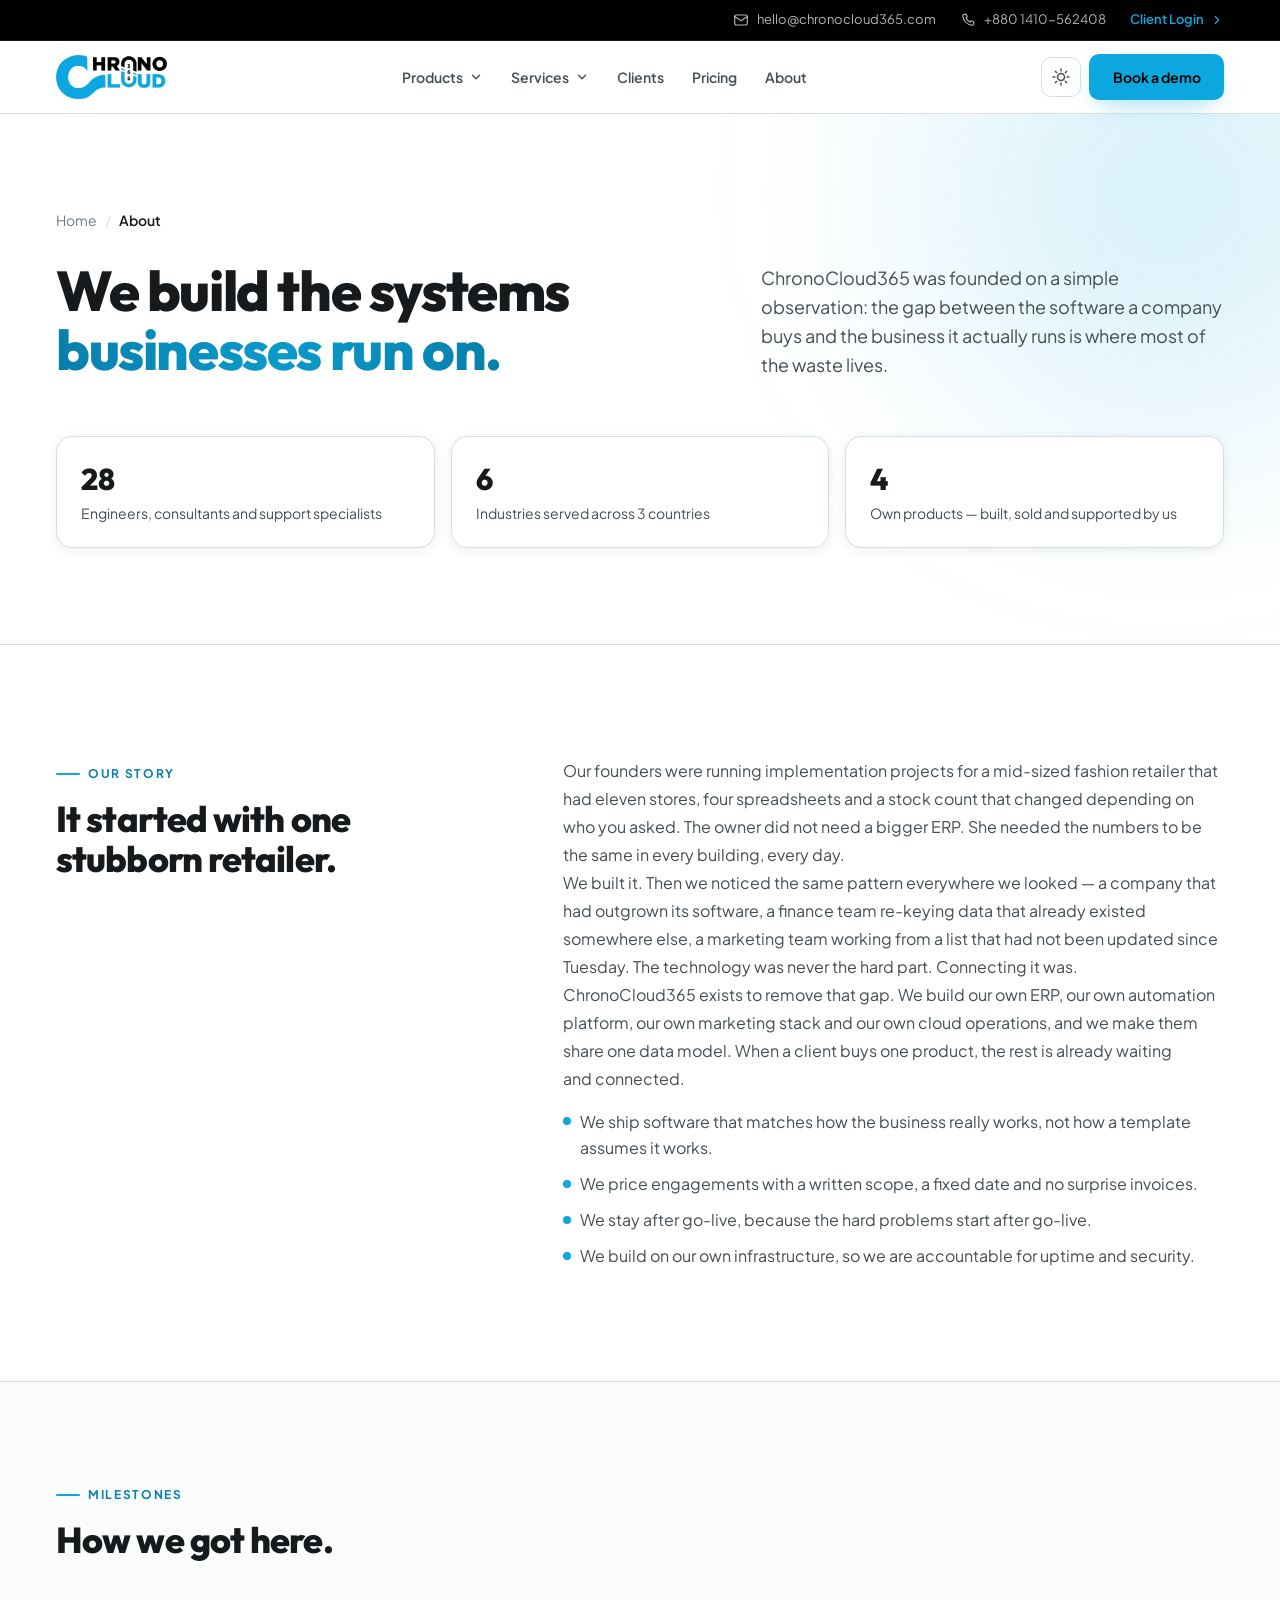
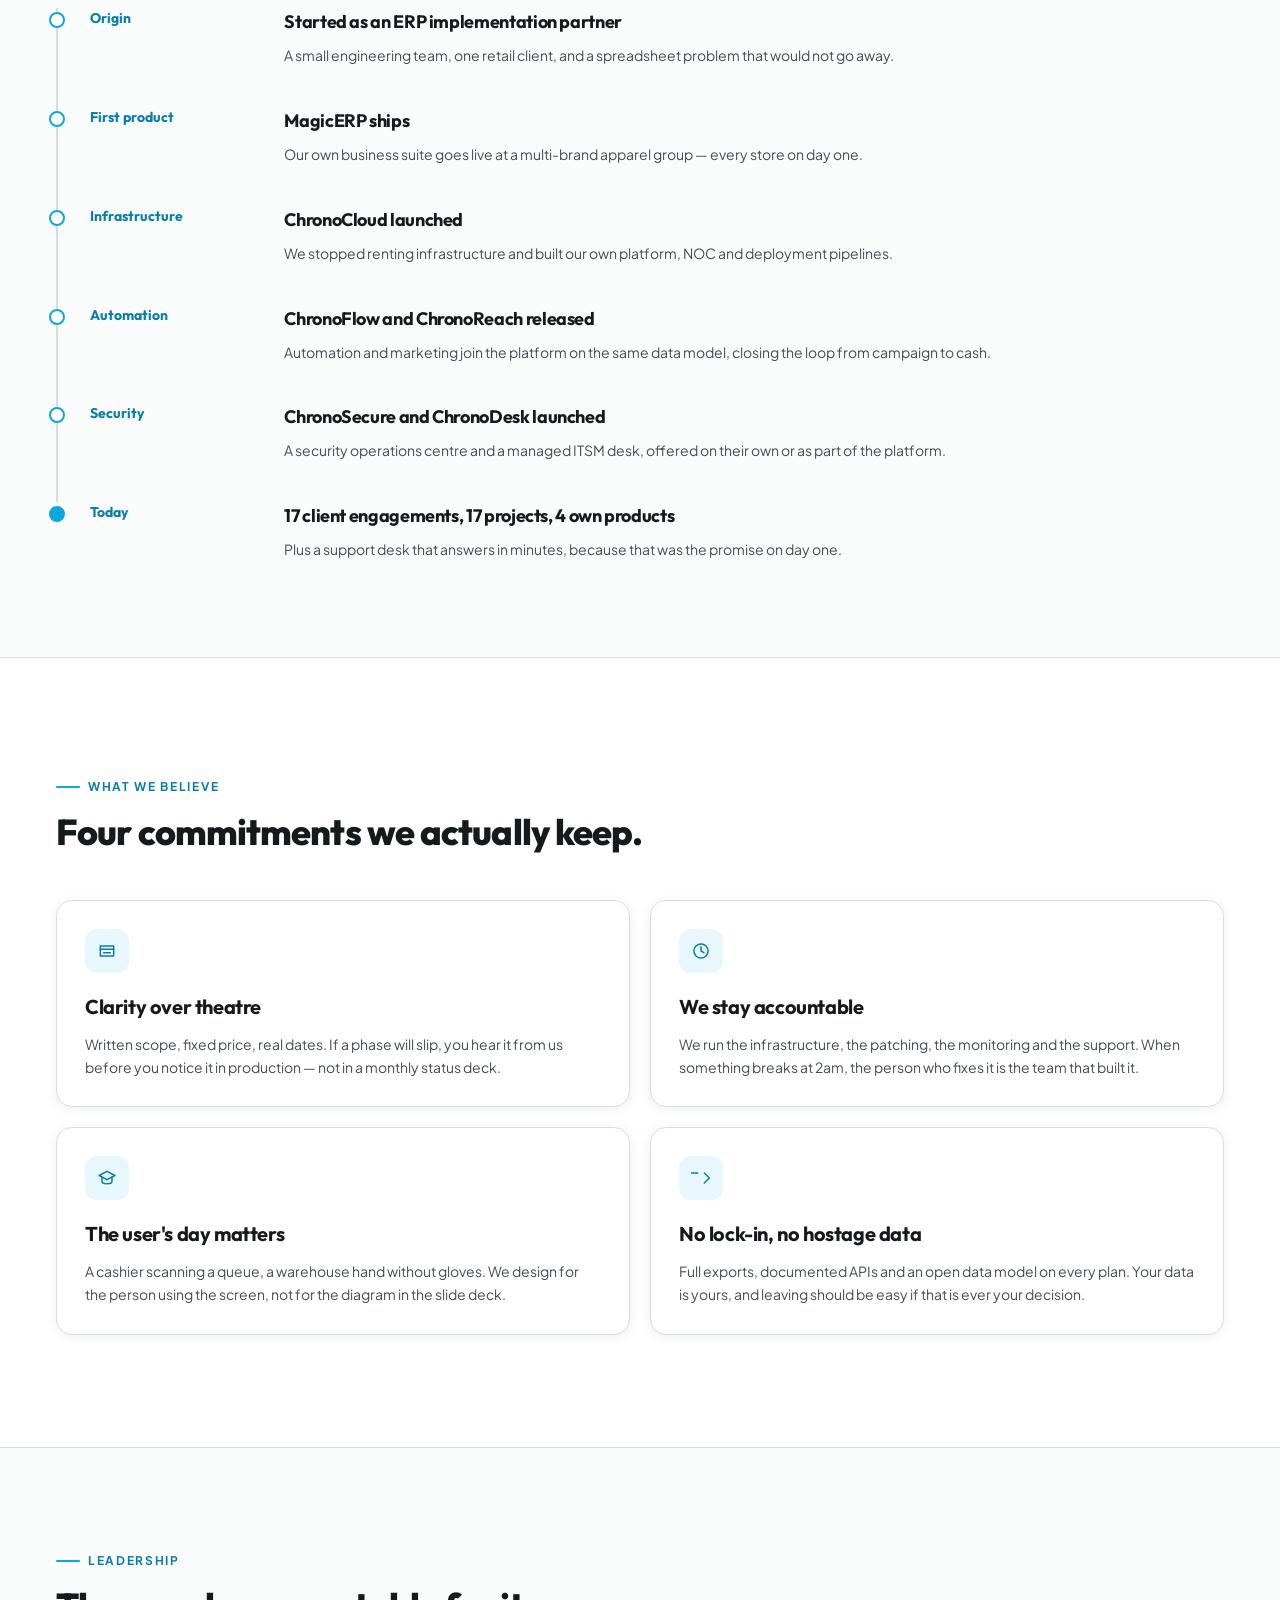
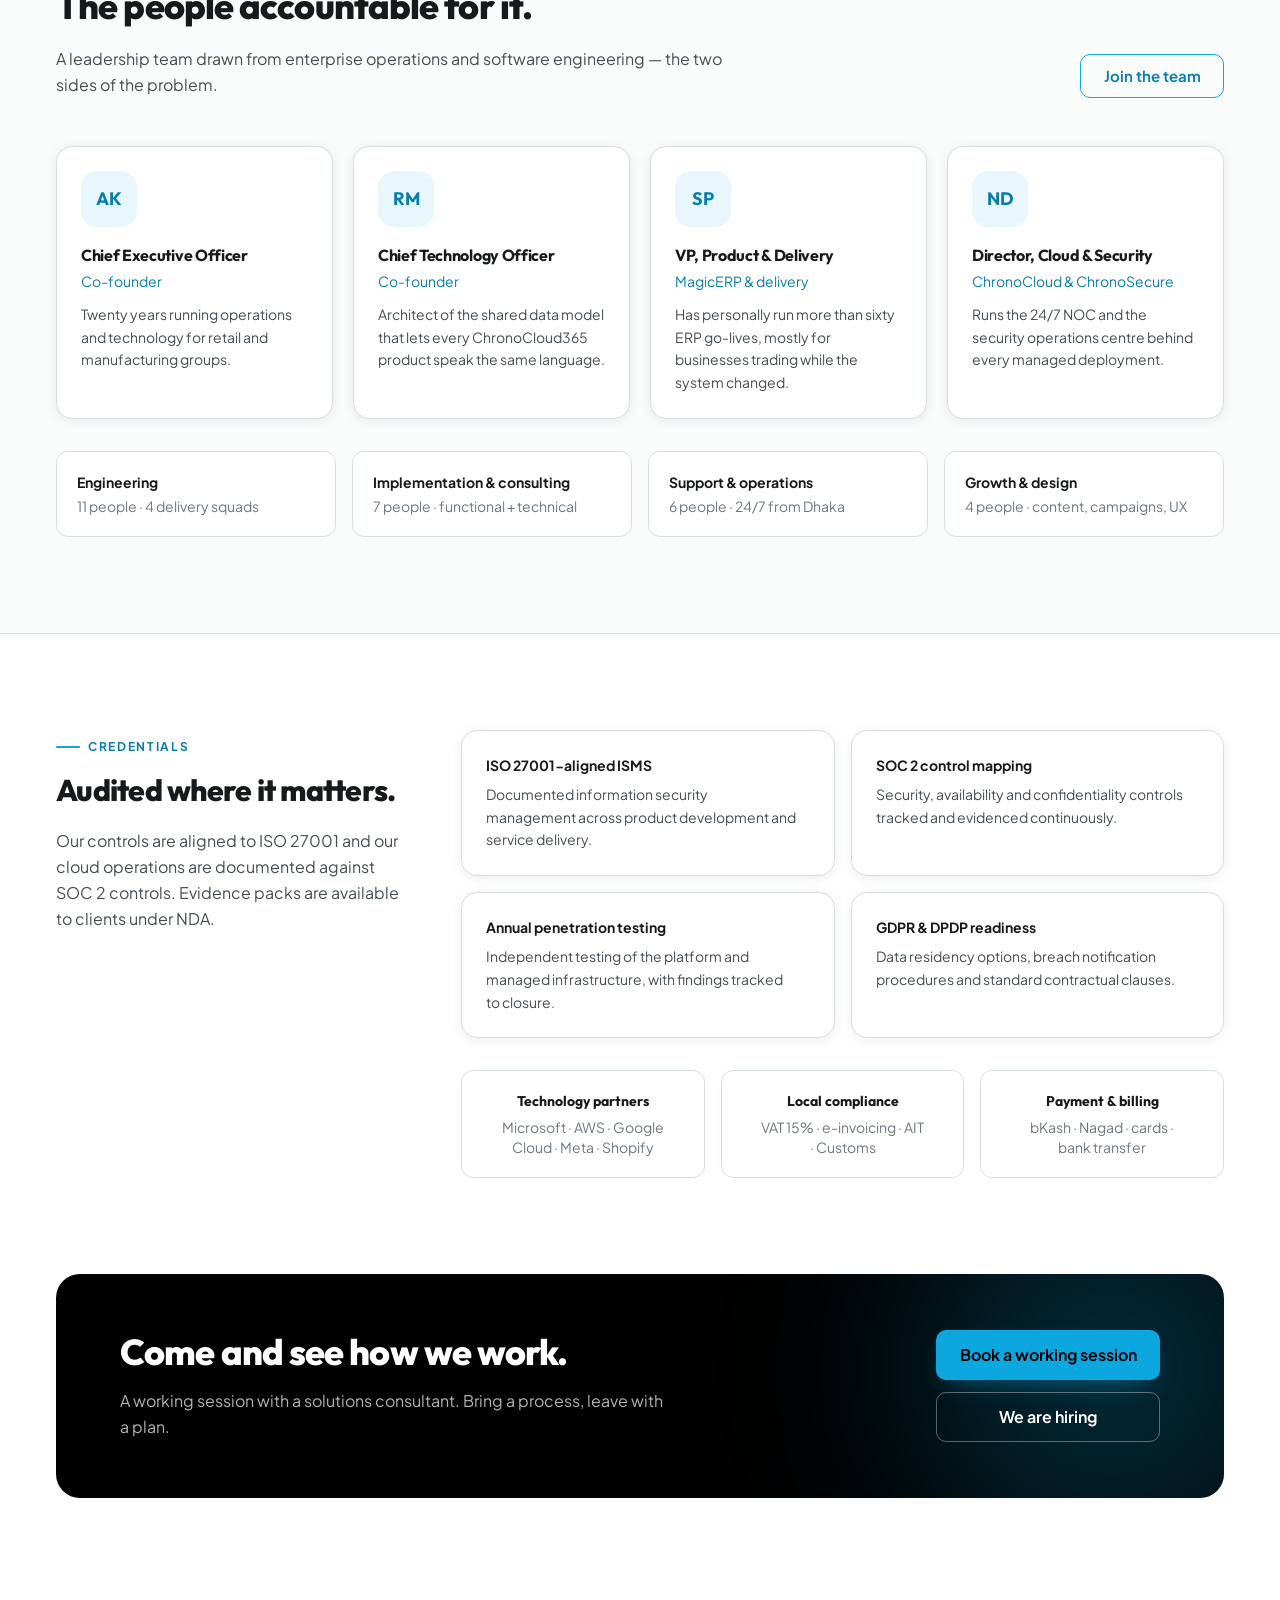
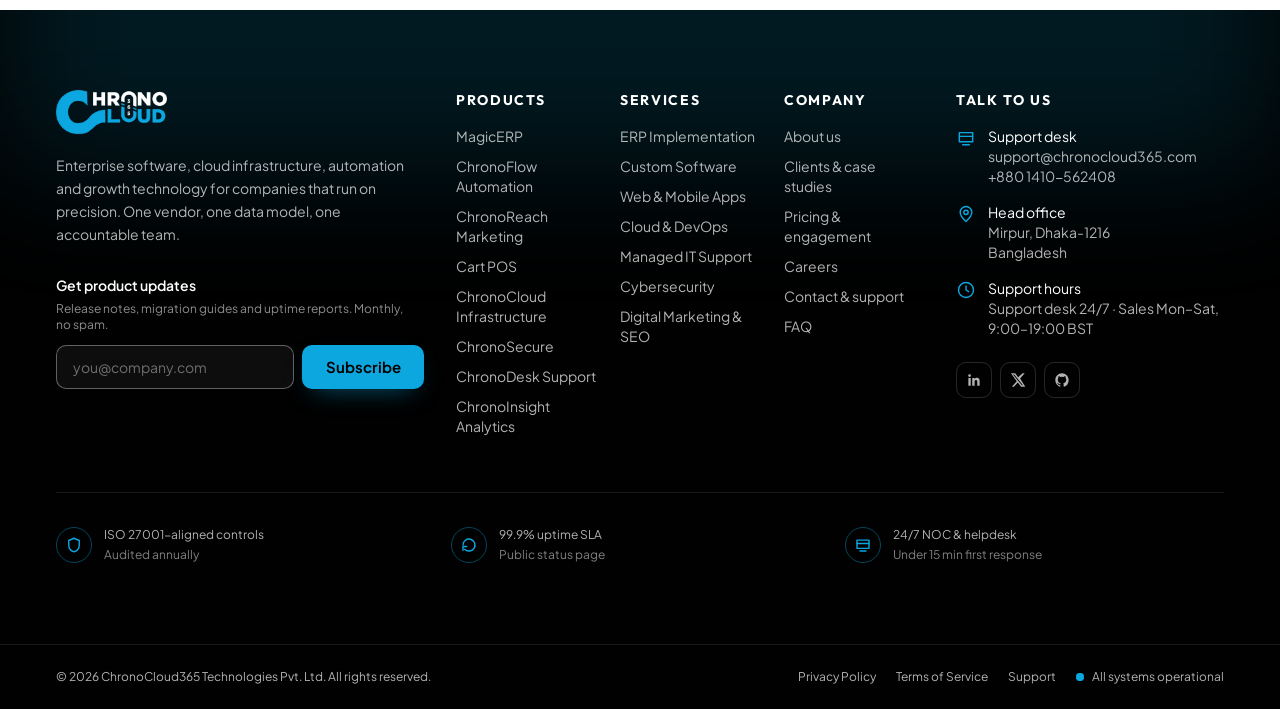
<file: about.html>
<!doctype html>
<html lang="en" class="scroll-pt-24">
<head>
<meta charset="utf-8" />
<meta name="viewport" content="width=device-width, initial-scale=1" />
<title>About ChronoCloud365 - Enterprise Software, Automation &amp; Cloud Company</title>
<meta name="description" content="ChronoCloud365 is an enterprise technology company building business ERP, workflow automation, marketing technology and managed cloud infrastructure. Meet the team and the story." />
<meta name="theme-color" content="#FFFFFF" />
<meta name="author" content="ChronoCloud365 Technologies Pvt. Ltd." />
<link rel="canonical" href="https://www.chronocloud365.com/about" />

<meta property="og:type" content="website" />
<meta property="og:site_name" content="ChronoCloud365" />
<meta property="og:title" content="About ChronoCloud365 - Enterprise Software, Automation &amp; Cloud Company" />
<meta property="og:description" content="ChronoCloud365 is an enterprise technology company building business ERP, workflow automation, marketing technology and managed cloud infrastructure. Meet the team and the story." />
<meta property="og:url" content="https://www.chronocloud365.com/about" />
<meta property="og:image" content="https://www.chronocloud365.com/assets/img/og-cover.png" />
<meta name="twitter:card" content="summary_large_image" />
<meta name="twitter:title" content="About ChronoCloud365 - Enterprise Software, Automation &amp; Cloud Company" />
<meta name="twitter:description" content="ChronoCloud365 is an enterprise technology company building business ERP, workflow automation, marketing technology and managed cloud infrastructure. Meet the team and the story." />
<meta name="twitter:image" content="https://www.chronocloud365.com/assets/img/og-cover.png" />

<link rel="icon" href="assets/favicon.ico" sizes="any" />
<link rel="icon" type="image/png" href="assets/img/favicon.png" />
<link rel="apple-touch-icon" href="assets/img/favicon.png" />

<link rel="preconnect" href="https://fonts.googleapis.com" />
<link rel="preconnect" href="https://fonts.gstatic.com" crossorigin />
<link href="https://fonts.googleapis.com/css2?family=Outfit:wght@400;500;600;700;800&family=Plus+Jakarta+Sans:wght@400;500;600;700;800&display=swap" rel="stylesheet" />
<!-- Noto Sans Bengali, subset to the taka sign (U+09F3) only - 4 KB, and the
     only way the currency symbol renders on devices without a Bengali font. -->
<link href="https://fonts.googleapis.com/css2?family=Noto+Sans+Bengali:wght@400;500;600;700;800&text=%E0%A7%B3&display=swap" rel="stylesheet" />
<link rel="stylesheet" href="assets/css/styles.css" />

<!-- Apply the theme before first paint so theme-swapped assets (such as the
     wordmark) never flash the wrong variant. -->
<script>
(function () {
  try {
    var stored = localStorage.getItem("cc-theme");
    var forced = new URLSearchParams(window.location.search).get("theme");
    var theme =
      forced === "dark" || forced === "light"
        ? forced
        : stored || (window.matchMedia("(prefers-color-scheme: dark)").matches ? "dark" : "light");
    document.documentElement.setAttribute("data-theme", theme);
    var meta = document.querySelector('meta[name="theme-color"]');
    if (meta) meta.setAttribute("content", theme === "dark" ? "#101619" : "#FFFFFF");
  } catch (e) {}
})();
</script>

<script type="application/ld+json">
{
  "@context": "https://schema.org",
  "@type": "Organization",
  "name": "ChronoCloud365 Technologies Pvt. Ltd.",
  "alternateName": "ChronoCloud365",
  "url": "https://www.chronocloud365.com/",
  "logo": "https://www.chronocloud365.com/assets/img/logo.png",
  "image": "https://www.chronocloud365.com/assets/img/og-cover.png",
  "description": "Enterprise software, workflow automation, marketing technology and managed cloud infrastructure for mid-market and enterprise teams.",
  "email": "hello@chronocloud365.com",
  "telephone": "+880-1410-562408",
  "foundingDate": "2014",
  "address": {
    "@type": "PostalAddress",
    "streetAddress": "Mirpur",
    "addressLocality": "Dhaka",
    "addressRegion": "Dhaka",
    "postalCode": "1216",
    "addressCountry": "BD"
  },
  "areaServed": ["BD", "IN", "AE", "GB", "US"],
  "knowsAbout": ["ERP", "Workflow Automation", "Marketing Technology", "Cloud Infrastructure", "Cybersecurity", "ITSM"],
  "contactPoint": [
    { "@type": "ContactPoint", "contactType": "sales", "email": "sales@chronocloud365.com", "telephone": "+880-1410-562408", "availableLanguage": ["English", "Bengali"] },
    { "@type": "ContactPoint", "contactType": "technical support", "email": "support@chronocloud365.com", "telephone": "+880-1410-562408", "availableLanguage": ["English", "Bengali"], "hoursAvailable": [{ "@type": "OpeningHoursSpecification", "dayOfWeek": ["Monday","Tuesday","Wednesday","Thursday","Friday","Saturday","Sunday"], "opens": "00:00", "closes": "23:59" }] }
  ]
}
</script>

</head>
<body class="bg-bg antialiased">
<a href="#main" class="sr-only focus:not-sr-only focus:absolute focus:left-4 focus:top-4 focus:z-[100] focus:rounded-brand focus:bg-brand focus:px-4 focus:py-2 focus:text-sm focus:font-semibold focus:text-black">Skip to main content</a>

<header id="site-header" class="sticky top-0 z-50">
  <!-- Utility strip -->
  <div class="hidden border-b border-white/10 bg-[#010101] text-white lg:block">
    <div class="container-page flex h-10 items-center justify-end gap-6 text-[13px]">
      <a href="mailto:hello@chronocloud365.com" class="flex items-center gap-2 text-white/70 transition-colors duration-200 hover:text-brand">
        <svg class="h-4 w-4" viewBox="0 0 24 24" fill="none" stroke="currentColor" stroke-width="1.8" aria-hidden="true">
          <rect x="2.5" y="4.5" width="19" height="15" rx="2.5" stroke-linecap="round" stroke-linejoin="round" />
          <path d="m3 7 9 6 9-6" stroke-linecap="round" stroke-linejoin="round" />
        </svg>
        hello@chronocloud365.com
      </a>
      <a href="tel:+8801410562408" class="flex items-center gap-2 text-white/70 transition-colors duration-200 hover:text-brand">
        <svg class="h-4 w-4" viewBox="0 0 24 24" fill="none" stroke="currentColor" stroke-width="1.8" aria-hidden="true">
          <path d="M6.6 3.5h2.7l1.5 3.9-2 1.4a12.5 12.5 0 0 0 6.4 6.4l1.4-2 3.9 1.5v2.7a2.5 2.5 0 0 1-2.7 2.5A16.5 16.5 0 0 1 4.1 6.2 2.5 2.5 0 0 1 6.6 3.5Z" stroke-linecap="round" stroke-linejoin="round" />
        </svg>
        +880 1410-562408
      </a>
      <a href="contact.html" class="flex items-center gap-1.5 font-semibold text-brand transition-colors duration-200 hover:text-white">
        Client Login
        <svg class="h-3.5 w-3.5" viewBox="0 0 24 24" fill="none" stroke="currentColor" stroke-width="2.2" aria-hidden="true">
          <path d="m9 6 6 6-6 6" stroke-linecap="round" stroke-linejoin="round" />
        </svg>
      </a>
    </div>
  </div>

  <!-- Main bar -->
  <div class="border-b border-line bg-bg/90 backdrop-blur-md transition-shadow duration-300" data-nav-bar>
    <div class="container-page flex h-16 items-center justify-between gap-4 lg:h-[4.5rem]">
      <a href="index.html" class="flex shrink-0 items-center gap-2.5" aria-label="ChronoCloud365 home">
        <!-- The wordmark swaps with the theme: black-on-transparent in light mode,
             white-on-transparent in dark mode. -->
        <picture class="block dark:hidden">
          <source srcset="assets/img/logo.webp" type="image/webp" />
          <img src="assets/img/logo.png" alt="ChronoCloud365" width="112" height="44" class="h-10 w-auto lg:h-11" />
        </picture>
        <picture class="hidden dark:block">
          <source srcset="assets/img/logo-on-dark.webp" type="image/webp" />
          <img src="assets/img/logo-on-dark.png" alt="ChronoCloud365" width="112" height="44" class="h-10 w-auto lg:h-11" />
        </picture>
      </a>

      <!-- Desktop navigation -->
      <nav class="hidden items-center gap-1 lg:flex" aria-label="Primary">
        <div class="relative" data-dropdown>
          <button type="button" class="flex items-center gap-1.5 rounded-brand px-3 py-2 text-sm font-semibold transition-colors duration-200 hover:bg-surface-muted hover:text-heading" data-dropdown-trigger aria-expanded="false">
            Products
            <svg class="h-3.5 w-3.5 transition-transform duration-200" data-chevron viewBox="0 0 24 24" fill="none" stroke="currentColor" stroke-width="2.4" aria-hidden="true">
              <path d="m6 9 6 6 6-6" stroke-linecap="round" stroke-linejoin="round" />
            </svg>
          </button>
          <div class="invisible absolute left-1/2 top-full z-50 w-[46rem] -translate-x-1/2 translate-y-1 pt-3 opacity-0 transition-all duration-200" data-dropdown-panel>
            <div class="grid grid-cols-3 gap-1 rounded-2xl border border-line bg-surface p-2 shadow-[0_24px_60px_-24px_rgb(16_35_45/35%)]">
              <div class="rounded-xl p-3">
                <p class="px-2 pb-2 text-[11px] font-bold uppercase tracking-[0.14em] text-muted">Business software</p>
                <a href="products.html#magic-erp" class="group flex gap-3 rounded-lg p-2 transition-colors duration-200 hover:bg-surface-muted">
                  <span class="mt-0.5 flex h-8 w-8 shrink-0 items-center justify-center rounded-lg bg-brand-soft text-brand-deep">
                    <svg class="h-4.5 w-4.5" viewBox="0 0 24 24" fill="none" stroke="currentColor" stroke-width="1.8" aria-hidden="true">
                      <rect x="3" y="3" width="7" height="7" rx="1.5" /><rect x="14" y="3" width="7" height="7" rx="1.5" /><rect x="3" y="14" width="7" height="7" rx="1.5" /><rect x="14" y="14" width="7" height="7" rx="1.5" />
                    </svg>
                  </span>
                  <span>
                    <span class="block text-sm font-semibold text-heading">MagicERP</span>
                    <span class="block text-xs leading-snug text-muted">Operations suite for sales, stock, finance and people</span>
                  </span>
                </a>
                <a href="products.html#chronoflow" class="group flex gap-3 rounded-lg p-2 transition-colors duration-200 hover:bg-surface-muted">
                  <span class="mt-0.5 flex h-8 w-8 shrink-0 items-center justify-center rounded-lg bg-brand-soft text-brand-deep">
                    <svg class="h-4.5 w-4.5" viewBox="0 0 24 24" fill="none" stroke="currentColor" stroke-width="1.8" aria-hidden="true">
                      <path d="M13 2 4.5 13.5H11L10 22l9.5-11.5H13L13 2Z" stroke-linecap="round" stroke-linejoin="round" />
                    </svg>
                  </span>
                  <span>
                    <span class="block text-sm font-semibold text-heading">ChronoFlow</span>
                    <span class="block text-xs leading-snug text-muted">No-code workflow and RPA automation</span>
                  </span>
                </a>
                <a href="products.html#chronoreach" class="group flex gap-3 rounded-lg p-2 transition-colors duration-200 hover:bg-surface-muted">
                  <span class="mt-0.5 flex h-8 w-8 shrink-0 items-center justify-center rounded-lg bg-brand-soft text-brand-deep">
                    <svg class="h-4.5 w-4.5" viewBox="0 0 24 24" fill="none" stroke="currentColor" stroke-width="1.8" aria-hidden="true">
                      <path d="M3 11v3a1 1 0 0 0 1 1h3l5 4V6L7 10H4a1 1 0 0 0-1 1Z" stroke-linecap="round" stroke-linejoin="round" />
                      <path d="M17 8.5a5 5 0 0 1 0 7" stroke-linecap="round" />
                    </svg>
                  </span>
                  <span>
                    <span class="block text-sm font-semibold text-heading">ChronoReach</span>
                    <span class="block text-xs leading-snug text-muted">Marketing, campaigns, SEO and lead capture</span>
                  </span>
                </a>
                <a href="products.html#cart-pos" class="group flex gap-3 rounded-lg p-2 transition-colors duration-200 hover:bg-surface-muted">
                  <span class="mt-0.5 flex h-8 w-8 shrink-0 items-center justify-center rounded-lg bg-brand-soft text-brand-deep">
                    <svg class="h-4.5 w-4.5" viewBox="0 0 24 24" fill="none" stroke="currentColor" stroke-width="1.8" aria-hidden="true">
                      <path d="M2.5 3.5h2.2l2.2 10.4a1.5 1.5 0 0 0 1.5 1.2h8.4a1.5 1.5 0 0 0 1.5-1.2l1.4-6.3H5.8" stroke-linecap="round" stroke-linejoin="round" />
                      <circle cx="9.5" cy="19" r="1.3" /><circle cx="17" cy="19" r="1.3" />
                    </svg>
                  </span>
                  <span>
                    <span class="block text-sm font-semibold text-heading">Cart POS</span>
                    <span class="block text-xs leading-snug text-muted">Unified cart and point of sale for retail</span>
                  </span>
                </a>
              </div>

              <div class="rounded-xl p-3">
                <p class="px-2 pb-2 text-[11px] font-bold uppercase tracking-[0.14em] text-muted">Managed services</p>
                <a href="products.html#chronocloud" class="group flex gap-3 rounded-lg p-2 transition-colors duration-200 hover:bg-surface-muted">
                  <span class="mt-0.5 flex h-8 w-8 shrink-0 items-center justify-center rounded-lg bg-surface-muted text-heading">
                    <svg class="h-4.5 w-4.5" viewBox="0 0 24 24" fill="none" stroke="currentColor" stroke-width="1.8" aria-hidden="true">
                      <path d="M7 18a4 4 0 1 1 .9-7.9A5.5 5.5 0 0 1 18.6 12 3.5 3.5 0 0 1 17.5 18H7Z" stroke-linecap="round" stroke-linejoin="round" />
                    </svg>
                  </span>
                  <span>
                    <span class="block text-sm font-semibold text-heading">ChronoCloud</span>
                    <span class="block text-xs leading-snug text-muted">Managed cloud, DevOps and infrastructure</span>
                  </span>
                </a>
                <a href="products.html#chronosecure" class="group flex gap-3 rounded-lg p-2 transition-colors duration-200 hover:bg-surface-muted">
                  <span class="mt-0.5 flex h-8 w-8 shrink-0 items-center justify-center rounded-lg bg-surface-muted text-heading">
                    <svg class="h-4.5 w-4.5" viewBox="0 0 24 24" fill="none" stroke="currentColor" stroke-width="1.8" aria-hidden="true">
                      <path d="M12 3 5 6v6c0 4.2 2.9 7.9 7 9 4.1-1.1 7-4.8 7-9V6l-7-3Z" stroke-linecap="round" stroke-linejoin="round" />
                      <path d="M9.5 12.5 11.5 14.5 15 11" stroke-linecap="round" stroke-linejoin="round" />
                    </svg>
                  </span>
                  <span>
                    <span class="block text-sm font-semibold text-heading">ChronoSecure</span>
                    <span class="block text-xs leading-snug text-muted">Managed security and compliance</span>
                  </span>
                </a>
                <a href="products.html#chronodesk" class="group flex gap-3 rounded-lg p-2 transition-colors duration-200 hover:bg-surface-muted">
                  <span class="mt-0.5 flex h-8 w-8 shrink-0 items-center justify-center rounded-lg bg-surface-muted text-heading">
                    <svg class="h-4.5 w-4.5" viewBox="0 0 24 24" fill="none" stroke="currentColor" stroke-width="1.8" aria-hidden="true">
                      <path d="M4 5.5h16v11H4z" stroke-linecap="round" stroke-linejoin="round" />
                      <path d="M4 10h16M8 20h8" stroke-linecap="round" stroke-linejoin="round" />
                    </svg>
                  </span>
                  <span>
                    <span class="block text-sm font-semibold text-heading">ChronoDesk</span>
                    <span class="block text-xs leading-snug text-muted">Helpdesk, ITSM and remote support</span>
                  </span>
                </a>
                <a href="products.html#chronoinsight" class="group flex gap-3 rounded-lg p-2 transition-colors duration-200 hover:bg-surface-muted">
                  <span class="mt-0.5 flex h-8 w-8 shrink-0 items-center justify-center rounded-lg bg-surface-muted text-heading">
                    <svg class="h-4.5 w-4.5" viewBox="0 0 24 24" fill="none" stroke="currentColor" stroke-width="1.8" aria-hidden="true">
                      <path d="M4 20V10M10 20V4M16 20v-7M22 20H2" stroke-linecap="round" stroke-linejoin="round" />
                    </svg>
                  </span>
                  <span>
                    <span class="block text-sm font-semibold text-heading">ChronoInsight</span>
                    <span class="block text-xs leading-snug text-muted">Dashboards, forecasting and analytics</span>
                  </span>
                </a>
              </div>

              <div class="flex flex-col rounded-xl bg-surface-tint p-3">
                <p class="px-2 pb-2 text-[11px] font-bold uppercase tracking-[0.14em] text-brand-deep">One platform</p>
                <p class="px-2 text-sm font-semibold text-heading">Every product shares one data model, one login and one audit trail.</p>
                <ul class="mt-3 grid gap-2 px-2 text-[13px] text-body">
                  <li class="flex items-start gap-2"><svg class="mt-0.5 h-4 w-4 shrink-0 text-brand" viewBox="0 0 24 24" fill="none" stroke="currentColor" stroke-width="2.4" aria-hidden="true"><path d="m5 12 4 4L19 6" stroke-linecap="round" stroke-linejoin="round" /></svg>Single sign-on across all modules</li>
                  <li class="flex items-start gap-2"><svg class="mt-0.5 h-4 w-4 shrink-0 text-brand" viewBox="0 0 24 24" fill="none" stroke="currentColor" stroke-width="2.4" aria-hidden="true"><path d="m5 12 4 4L19 6" stroke-linecap="round" stroke-linejoin="round" /></svg>Open REST &amp; webhook APIs</li>
                  <li class="flex items-start gap-2"><svg class="mt-0.5 h-4 w-4 shrink-0 text-brand" viewBox="0 0 24 24" fill="none" stroke="currentColor" stroke-width="2.4" aria-hidden="true"><path d="m5 12 4 4L19 6" stroke-linecap="round" stroke-linejoin="round" /></svg>Deploy cloud, on-premise or hybrid</li>
                </ul>
                <a href="contact.html?demo=1" class="btn btn-primary mt-4 w-full text-sm">Book a live demo</a>
              </div>
            </div>
          </div>
        </div>

        <div class="relative" data-dropdown>
          <button type="button" class="flex items-center gap-1.5 rounded-brand px-3 py-2 text-sm font-semibold transition-colors duration-200 hover:bg-surface-muted hover:text-heading" data-dropdown-trigger aria-expanded="false">
            Services
            <svg class="h-3.5 w-3.5 transition-transform duration-200" data-chevron viewBox="0 0 24 24" fill="none" stroke="currentColor" stroke-width="2.4" aria-hidden="true">
              <path d="m6 9 6 6 6-6" stroke-linecap="round" stroke-linejoin="round" />
            </svg>
          </button>
          <div class="invisible absolute left-1/2 top-full z-50 w-[38rem] -translate-x-1/2 translate-y-1 pt-3 opacity-0 transition-all duration-200" data-dropdown-panel>
            <div class="grid grid-cols-2 gap-1 rounded-2xl border border-line bg-surface p-2 shadow-[0_24px_60px_-24px_rgb(16_35_45/35%)]">
              <div class="rounded-xl p-3">
                <p class="px-2 pb-2 text-[11px] font-bold uppercase tracking-[0.14em] text-muted">Consulting &amp; delivery</p>
                <a href="services.html#implementation" class="block rounded-lg px-2 py-1.5 text-sm font-medium text-heading transition-colors duration-200 hover:bg-surface-muted hover:text-brand-deep">ERP Implementation &amp; Consulting</a>
                <a href="services.html#custom-software" class="block rounded-lg px-2 py-1.5 text-sm font-medium text-heading transition-colors duration-200 hover:bg-surface-muted hover:text-brand-deep">Custom Software Development</a>
                <a href="services.html#app-development" class="block rounded-lg px-2 py-1.5 text-sm font-medium text-heading transition-colors duration-200 hover:bg-surface-muted hover:text-brand-deep">Web &amp; Mobile App Development</a>
                <a href="services.html#design" class="block rounded-lg px-2 py-1.5 text-sm font-medium text-heading transition-colors duration-200 hover:bg-surface-muted hover:text-brand-deep">UI/UX &amp; Product Design</a>
                <a href="services.html#qa" class="block rounded-lg px-2 py-1.5 text-sm font-medium text-heading transition-colors duration-200 hover:bg-surface-muted hover:text-brand-deep">QA, Testing &amp; Release Engineering</a>
                <a href="services.html#consulting" class="block rounded-lg px-2 py-1.5 text-sm font-medium text-heading transition-colors duration-200 hover:bg-surface-muted hover:text-brand-deep">Digital Transformation Strategy</a>
              </div>
              <div class="rounded-xl p-3">
                <p class="px-2 pb-2 text-[11px] font-bold uppercase tracking-[0.14em] text-muted">Operations &amp; growth</p>
                <a href="services.html#cloud" class="block rounded-lg px-2 py-1.5 text-sm font-medium text-heading transition-colors duration-200 hover:bg-surface-muted hover:text-brand-deep">Cloud Migration &amp; DevOps</a>
                <a href="services.html#managed-it" class="block rounded-lg px-2 py-1.5 text-sm font-medium text-heading transition-colors duration-200 hover:bg-surface-muted hover:text-brand-deep">Managed IT &amp; 24/7 Support</a>
                <a href="services.html#security" class="block rounded-lg px-2 py-1.5 text-sm font-medium text-heading transition-colors duration-200 hover:bg-surface-muted hover:text-brand-deep">Cybersecurity &amp; Compliance</a>
                <a href="services.html#integration" class="block rounded-lg px-2 py-1.5 text-sm font-medium text-heading transition-colors duration-200 hover:bg-surface-muted hover:text-brand-deep">Data Migration &amp; Integration</a>
                <a href="services.html#marketing" class="block rounded-lg px-2 py-1.5 text-sm font-medium text-heading transition-colors duration-200 hover:bg-surface-muted hover:text-brand-deep">Digital Marketing &amp; SEO</a>
                <a href="services.html#training" class="block rounded-lg px-2 py-1.5 text-sm font-medium text-heading transition-colors duration-200 hover:bg-surface-muted hover:text-brand-deep">Training &amp; Enablement</a>
              </div>
            </div>
          </div>
        </div>

        <a href="clients.html" class="rounded-brand px-3 py-2 text-sm font-semibold text-body transition-colors duration-200 hover:bg-surface-muted hover:text-heading">Clients</a>
        <a href="pricing.html" class="rounded-brand px-3 py-2 text-sm font-semibold text-body transition-colors duration-200 hover:bg-surface-muted hover:text-heading">Pricing</a>
        <a href="about.html" class="rounded-brand px-3 py-2 text-sm font-semibold text-body transition-colors duration-200 hover:bg-surface-muted hover:text-heading">About</a>
      </nav>

      <div class="flex items-center gap-2">
        <button type="button" class="flex h-10 w-10 cursor-pointer items-center justify-center rounded-brand border border-line text-body transition-colors duration-200 hover:bg-surface-muted hover:text-heading" data-theme-toggle aria-label="Toggle dark mode">
          <svg class="h-5 w-5 dark:hidden" viewBox="0 0 24 24" fill="none" stroke="currentColor" stroke-width="1.8" aria-hidden="true">
            <circle cx="12" cy="12" r="4.2" />
            <path d="M12 2.5v2M12 19.5v2M2.5 12h2M19.5 12h2M5.3 5.3l1.4 1.4M17.3 17.3l1.4 1.4M18.7 5.3l-1.4 1.4M6.7 17.3l-1.4 1.4" stroke-linecap="round" />
          </svg>
          <svg class="hidden h-5 w-5 dark:block" viewBox="0 0 24 24" fill="none" stroke="currentColor" stroke-width="1.8" aria-hidden="true">
            <path d="M20 14.5A8.5 8.5 0 0 1 9.5 4a8.5 8.5 0 1 0 10.5 10.5Z" stroke-linecap="round" stroke-linejoin="round" />
          </svg>
        </button>

        <a href="contact.html?demo=1" class="btn btn-primary hidden text-sm sm:inline-flex">Book a demo</a>

        <button type="button" class="flex h-10 w-10 cursor-pointer items-center justify-center rounded-brand border border-line text-heading transition-colors duration-200 hover:bg-surface-muted lg:hidden" data-mobile-toggle aria-expanded="false" aria-controls="mobile-nav" aria-label="Open menu">
          <svg class="h-5 w-5" data-menu-open viewBox="0 0 24 24" fill="none" stroke="currentColor" stroke-width="2" aria-hidden="true">
            <path d="M4 7h16M4 12h16M4 17h16" stroke-linecap="round" />
          </svg>
          <svg class="hidden h-5 w-5" data-menu-close viewBox="0 0 24 24" fill="none" stroke="currentColor" stroke-width="2" aria-hidden="true">
            <path d="m6 6 12 12M18 6 6 18" stroke-linecap="round" />
          </svg>
        </button>
      </div>
    </div>
  </div>

  <!-- Mobile navigation -->
  <div id="mobile-nav" class="hidden max-h-[calc(100vh-4rem)] overflow-y-auto border-b border-line bg-bg lg:hidden">
    <nav class="container-page space-y-1 py-4" aria-label="Mobile">
      <a href="products.html" class="flex items-center justify-between rounded-brand px-3 py-2.5 text-[15px] font-semibold text-heading transition-colors duration-200 hover:bg-surface-muted">Products</a>
      <a href="services.html" class="flex items-center justify-between rounded-brand px-3 py-2.5 text-[15px] font-semibold text-heading transition-colors duration-200 hover:bg-surface-muted">Services</a>
      <a href="clients.html" class="flex items-center justify-between rounded-brand px-3 py-2.5 text-[15px] font-semibold text-heading transition-colors duration-200 hover:bg-surface-muted">Clients</a>
      <a href="pricing.html" class="flex items-center justify-between rounded-brand px-3 py-2.5 text-[15px] font-semibold text-heading transition-colors duration-200 hover:bg-surface-muted">Pricing</a>
      <a href="about.html" class="flex items-center justify-between rounded-brand px-3 py-2.5 text-[15px] font-semibold text-heading transition-colors duration-200 hover:bg-surface-muted">About</a>
      <a href="careers.html" class="flex items-center justify-between rounded-brand px-3 py-2.5 text-[15px] font-semibold text-heading transition-colors duration-200 hover:bg-surface-muted">Careers</a>
      <a href="contact.html" class="flex items-center justify-between rounded-brand px-3 py-2.5 text-[15px] font-semibold text-heading transition-colors duration-200 hover:bg-surface-muted">Contact</a>
      <div class="grid gap-2 pt-3">
        <a href="contact.html?demo=1" class="btn btn-primary w-full">Book a demo</a>
        <a href="contact.html" class="btn btn-secondary w-full">Talk to sales</a>
      </div>
      <div class="mt-4 space-y-1 border-t border-line pt-4 text-sm">
        <a href="mailto:hello@chronocloud365.com" class="flex items-center gap-2 rounded-brand px-3 py-2 text-body transition-colors duration-200 hover:bg-surface-muted">
          <svg class="h-4 w-4 text-brand" viewBox="0 0 24 24" fill="none" stroke="currentColor" stroke-width="1.8" aria-hidden="true"><rect x="2.5" y="4.5" width="19" height="15" rx="2.5" stroke-linecap="round" stroke-linejoin="round" /><path d="m3 7 9 6 9-6" stroke-linecap="round" stroke-linejoin="round" /></svg>
          hello@chronocloud365.com
        </a>
        <a href="tel:+8801410562408" class="flex items-center gap-2 rounded-brand px-3 py-2 text-body transition-colors duration-200 hover:bg-surface-muted">
          <svg class="h-4 w-4 text-brand" viewBox="0 0 24 24" fill="none" stroke="currentColor" stroke-width="1.8" aria-hidden="true"><path d="M6.6 3.5h2.7l1.5 3.9-2 1.4a12.5 12.5 0 0 0 6.4 6.4l1.4-2 3.9 1.5v2.7a2.5 2.5 0 0 1-2.7 2.5A16.5 16.5 0 0 1 4.1 6.2 2.5 2.5 0 0 1 6.6 3.5Z" stroke-linecap="round" stroke-linejoin="round" /></svg>
          +880 1410-562408
        </a>
      </div>
    </nav>
  </div>
</header>

<main id="main">

  <!-- ============================================================== HERO -->
  <section class="relative overflow-hidden border-b border-line bg-surface-mist">
    <div class="pointer-events-none absolute inset-0 grid-dots mask-fade-b opacity-70"></div>
    <div class="pointer-events-none absolute -right-32 -top-40 h-[30rem] w-[30rem] rounded-full bg-brand/15 blur-[110px]"></div>
    <div class="container-page relative py-16 lg:py-24">
      <nav aria-label="Breadcrumb" class="text-sm text-muted">
        <ol class="flex flex-wrap items-center gap-2">
          <li><a href="index.html" class="transition-colors duration-200 hover:text-brand-deep">Home</a></li>
          <li aria-hidden="true" class="text-line">/</li>
          <li><span class="font-semibold text-heading">About</span></li>
        </ol>
      </nav>

      <div class="mt-8 grid gap-10 lg:grid-cols-12 lg:items-end">
        <div class="lg:col-span-7">
          <h1 class="text-4xl font-extrabold tracking-tight sm:text-5xl lg:text-[3.5rem] lg:leading-[1.05]">
            We build the systems<br /><span class="text-gradient-brand">businesses run on.</span>
          </h1>
        </div>
        <div class="lg:col-span-5">
          <p class="text-lg leading-relaxed text-body">
            ChronoCloud365 was founded on a simple observation: the gap between the software a
            company buys and the business it actually runs is where most of the waste lives.
          </p>
        </div>
      </div>

      <div class="mt-14 grid gap-4 sm:grid-cols-2 lg:grid-cols-3">
        <div class="card p-6">
          <p class="font-display text-3xl font-extrabold text-heading"><span data-count-to="28">28</span></p>
          <p class="mt-1.5 text-sm text-body">Engineers, consultants and support specialists</p>
        </div>
        <div class="card p-6">
          <p class="font-display text-3xl font-extrabold text-heading"><span data-count-to="6">6</span></p>
          <p class="mt-1.5 text-sm text-body">Industries served across 3 countries</p>
        </div>
        <div class="card p-6">
          <p class="font-display text-3xl font-extrabold text-heading"><span data-count-to="4">4</span></p>
          <p class="mt-1.5 text-sm text-body">Own products &mdash; built, sold and supported by us</p>
        </div>
      </div>
    </div>
  </section>

  <!-- ============================================================== STORY -->
  <section class="py-20 lg:py-28">
    <div class="container-page grid gap-12 lg:grid-cols-12">
      <div class="lg:col-span-5">
        <p class="eyebrow">Our story</p>
        <h2 class="mt-4 text-3xl font-extrabold tracking-tight sm:text-4xl">It started with one stubborn retailer.</h2>
      </div>
      <div class="lg:col-span-7">
        <div class="prose-chrono">
          <p>
            Our founders were running implementation projects for a mid-sized fashion retailer that
            had eleven stores, four spreadsheets and a stock count that changed depending on who
            you asked. The owner did not need a bigger ERP. She needed the numbers to be the same
            in every building, every day.
          </p>
          <p>
            We built it. Then we noticed the same pattern everywhere we looked &mdash; a company
            that had outgrown its software, a finance team re-keying data that already existed
            somewhere else, a marketing team working from a list that had not been updated since
            Tuesday. The technology was never the hard part. Connecting it was.
          </p>
          <p>
            ChronoCloud365 exists to remove that gap. We build our own ERP, our own automation
            platform, our own marketing stack and our own cloud operations, and we make them
            share one data model. When a client buys one product, the rest is already waiting
            and connected.
          </p>
          <ul>
            <li>We ship software that matches how the business really works, not how a template assumes it works.</li>
            <li>We price engagements with a written scope, a fixed date and no surprise invoices.</li>
            <li>We stay after go-live, because the hard problems start after go-live.</li>
            <li>We build on our own infrastructure, so we are accountable for uptime and security.</li>
          </ul>
        </div>
      </div>
    </div>
  </section>

  <!-- ============================================================ TIMELINE -->
  <section class="border-y border-line bg-surface-muted/40 py-20 lg:py-24">
    <div class="container-page">
      <div class="max-w-2xl">
        <p class="eyebrow">Milestones</p>
        <h2 class="mt-4 text-3xl font-extrabold tracking-tight sm:text-4xl">How we got here.</h2>
      </div>

      <ol class="mt-12 space-y-0">
        <li class="relative grid gap-4 border-l-2 border-line pb-10 pl-8 md:grid-cols-12 md:gap-8">
          <span class="absolute -left-[9px] top-1 h-4 w-4 rounded-full border-2 border-brand bg-bg"></span>
          <p class="font-display text-sm font-bold text-brand-deep md:col-span-2">Origin</p>
          <div class="md:col-span-10">
            <h3 class="text-lg font-bold">Started as an ERP implementation partner</h3>
            <p class="mt-2 text-sm leading-relaxed text-body">A small engineering team, one retail client, and a spreadsheet problem that would not go away.</p>
          </div>
        </li>
        <li class="relative grid gap-4 border-l-2 border-line pb-10 pl-8 md:grid-cols-12 md:gap-8">
          <span class="absolute -left-[9px] top-1 h-4 w-4 rounded-full border-2 border-brand bg-bg"></span>
          <p class="font-display text-sm font-bold text-brand-deep md:col-span-2">First product</p>
          <div class="md:col-span-10">
            <h3 class="text-lg font-bold">MagicERP ships</h3>
            <p class="mt-2 text-sm leading-relaxed text-body">Our own business suite goes live at a multi-brand apparel group &mdash; every store on day one.</p>
          </div>
        </li>
        <li class="relative grid gap-4 border-l-2 border-line pb-10 pl-8 md:grid-cols-12 md:gap-8">
          <span class="absolute -left-[9px] top-1 h-4 w-4 rounded-full border-2 border-brand bg-bg"></span>
          <p class="font-display text-sm font-bold text-brand-deep md:col-span-2">Infrastructure</p>
          <div class="md:col-span-10">
            <h3 class="text-lg font-bold">ChronoCloud launched</h3>
            <p class="mt-2 text-sm leading-relaxed text-body">We stopped renting infrastructure and built our own platform, NOC and deployment pipelines.</p>
          </div>
        </li>
        <li class="relative grid gap-4 border-l-2 border-line pb-10 pl-8 md:grid-cols-12 md:gap-8">
          <span class="absolute -left-[9px] top-1 h-4 w-4 rounded-full border-2 border-brand bg-bg"></span>
          <p class="font-display text-sm font-bold text-brand-deep md:col-span-2">Automation</p>
          <div class="md:col-span-10">
            <h3 class="text-lg font-bold">ChronoFlow and ChronoReach released</h3>
            <p class="mt-2 text-sm leading-relaxed text-body">Automation and marketing join the platform on the same data model, closing the loop from campaign to cash.</p>
          </div>
        </li>
        <li class="relative grid gap-4 border-l-2 border-line pb-10 pl-8 md:grid-cols-12 md:gap-8">
          <span class="absolute -left-[9px] top-1 h-4 w-4 rounded-full border-2 border-brand bg-bg"></span>
          <p class="font-display text-sm font-bold text-brand-deep md:col-span-2">Security</p>
          <div class="md:col-span-10">
            <h3 class="text-lg font-bold">ChronoSecure and ChronoDesk launched</h3>
            <p class="mt-2 text-sm leading-relaxed text-body">A security operations centre and a managed ITSM desk, offered on their own or as part of the platform.</p>
          </div>
        </li>
        <li class="relative grid gap-4 border-l-2 border-transparent pl-8 md:grid-cols-12 md:gap-8">
          <span class="absolute -left-[9px] top-1 h-4 w-4 rounded-full border-2 border-brand bg-brand"></span>
          <p class="font-display text-sm font-bold text-brand-deep md:col-span-2">Today</p>
          <div class="md:col-span-10">
            <h3 class="text-lg font-bold">17 client engagements, 17 projects, 4 own products</h3>
            <p class="mt-2 text-sm leading-relaxed text-body">Plus a support desk that answers in minutes, because that was the promise on day one.</p>
          </div>
        </li>
      </ol>
    </div>
  </section>

  <!-- ============================================================= VALUES -->
  <section class="py-20 lg:py-28">
    <div class="container-page">
      <div class="max-w-2xl">
        <p class="eyebrow">What we believe</p>
        <h2 class="mt-4 text-3xl font-extrabold tracking-tight sm:text-4xl">Four commitments we actually keep.</h2>
      </div>

      <div class="mt-12 grid gap-5 sm:grid-cols-2">
        <article class="card p-7">
          <span class="flex h-11 w-11 items-center justify-center rounded-xl bg-brand-soft text-brand-deep">
            <svg class="h-5 w-5" viewBox="0 0 24 24" fill="none" stroke="currentColor" stroke-width="1.8" aria-hidden="true"><path d="M4 6h16v12H4z" stroke-linecap="round" stroke-linejoin="round" /><path d="M4 10h16M8 14h8" stroke-linecap="round" stroke-linejoin="round" /></svg>
          </span>
          <h3 class="mt-5 font-display text-xl font-bold">Clarity over theatre</h3>
          <p class="mt-3 text-sm leading-relaxed text-body">
            Written scope, fixed price, real dates. If a phase will slip, you hear it from us
            before you notice it in production &mdash; not in a monthly status deck.
          </p>
        </article>
        <article class="card p-7">
          <span class="flex h-11 w-11 items-center justify-center rounded-xl bg-brand-soft text-brand-deep">
            <svg class="h-5 w-5" viewBox="0 0 24 24" fill="none" stroke="currentColor" stroke-width="1.8" aria-hidden="true"><circle cx="12" cy="12" r="8.5" /><path d="M12 7v5l3.5 2" stroke-linecap="round" stroke-linejoin="round" /></svg>
          </span>
          <h3 class="mt-5 font-display text-xl font-bold">We stay accountable</h3>
          <p class="mt-3 text-sm leading-relaxed text-body">
            We run the infrastructure, the patching, the monitoring and the support. When something
            breaks at 2am, the person who fixes it is the team that built it.
          </p>
        </article>
        <article class="card p-7">
          <span class="flex h-11 w-11 items-center justify-center rounded-xl bg-brand-soft text-brand-deep">
            <svg class="h-5 w-5" viewBox="0 0 24 24" fill="none" stroke="currentColor" stroke-width="1.8" aria-hidden="true"><path d="M12 4 2.5 9 12 14l9.5-5L12 4Z" stroke-linecap="round" stroke-linejoin="round" /><path d="M6 11v5c0 1.7 2.7 3 6 3s6-1.3 6-3v-5" stroke-linecap="round" stroke-linejoin="round" /></svg>
          </span>
          <h3 class="mt-5 font-display text-xl font-bold">The user's day matters</h3>
          <p class="mt-3 text-sm leading-relaxed text-body">
            A cashier scanning a queue, a warehouse hand without gloves. We design for the person
            using the screen, not for the diagram in the slide deck.
          </p>
        </article>
        <article class="card p-7">
          <span class="flex h-11 w-11 items-center justify-center rounded-xl bg-brand-soft text-brand-deep">
            <svg class="h-5 w-5" viewBox="0 0 24 24" fill="none" stroke="currentColor" stroke-width="1.8" aria-hidden="true"><path d="M8 6-6 6 6 6M16 6l6 6-6 6" stroke-linecap="round" stroke-linejoin="round" /></svg>
          </span>
          <h3 class="mt-5 font-display text-xl font-bold">No lock-in, no hostage data</h3>
          <p class="mt-3 text-sm leading-relaxed text-body">
            Full exports, documented APIs and an open data model on every plan. Your data is
            yours, and leaving should be easy if that is ever your decision.
          </p>
        </article>
      </div>
    </div>
  </section>

  <!-- ============================================================= TEAM -->
  <section class="border-y border-line bg-surface-muted/40 py-20 lg:py-24">
    <div class="container-page">
      <div class="flex flex-col gap-8 lg:flex-row lg:items-end lg:justify-between">
        <div class="max-w-2xl">
          <p class="eyebrow">Leadership</p>
          <h2 class="mt-4 text-3xl font-extrabold tracking-tight sm:text-4xl">The people accountable for it.</h2>
          <p class="mt-5 text-base leading-relaxed text-body">
            A leadership team drawn from enterprise operations and software engineering &mdash;
            the two sides of the problem.
          </p>
        </div>
        <a href="careers.html" class="btn btn-secondary shrink-0">Join the team</a>
      </div>

      <div class="mt-12 grid gap-5 sm:grid-cols-2 lg:grid-cols-4">
        <article class="card p-6">
          <span class="flex h-14 w-14 items-center justify-center rounded-2xl bg-brand-soft font-display text-lg font-bold text-brand-deep">AK</span>
          <h3 class="mt-4 text-base font-bold">Chief Executive Officer</h3>
          <p class="mt-1 text-sm text-brand-deep">Co-founder</p>
          <p class="mt-3 text-sm leading-relaxed text-body">Twenty years running operations and technology for retail and manufacturing groups.</p>
        </article>
        <article class="card p-6">
          <span class="flex h-14 w-14 items-center justify-center rounded-2xl bg-brand-soft font-display text-lg font-bold text-brand-deep">RM</span>
          <h3 class="mt-4 text-base font-bold">Chief Technology Officer</h3>
          <p class="mt-1 text-sm text-brand-deep">Co-founder</p>
          <p class="mt-3 text-sm leading-relaxed text-body">Architect of the shared data model that lets every ChronoCloud365 product speak the same language.</p>
        </article>
        <article class="card p-6">
          <span class="flex h-14 w-14 items-center justify-center rounded-2xl bg-brand-soft font-display text-lg font-bold text-brand-deep">SP</span>
          <h3 class="mt-4 text-base font-bold">VP, Product &amp; Delivery</h3>
          <p class="mt-1 text-sm text-brand-deep">MagicERP &amp; delivery</p>
          <p class="mt-3 text-sm leading-relaxed text-body">Has personally run more than sixty ERP go-lives, mostly for businesses trading while the system changed.</p>
        </article>
        <article class="card p-6">
          <span class="flex h-14 w-14 items-center justify-center rounded-2xl bg-brand-soft font-display text-lg font-bold text-brand-deep">ND</span>
          <h3 class="mt-4 text-base font-bold">Director, Cloud &amp; Security</h3>
          <p class="mt-1 text-sm text-brand-deep">ChronoCloud &amp; ChronoSecure</p>
          <p class="mt-3 text-sm leading-relaxed text-body">Runs the 24/7 NOC and the security operations centre behind every managed deployment.</p>
        </article>
      </div>

      <div class="mt-8 grid gap-4 sm:grid-cols-2 lg:grid-cols-4">
        <div class="rounded-xl border border-line bg-surface p-5">
          <p class="text-sm font-bold text-heading">Engineering</p>
          <p class="mt-1 text-sm text-muted">11 people &middot; 4 delivery squads</p>
        </div>
        <div class="rounded-xl border border-line bg-surface p-5">
          <p class="text-sm font-bold text-heading">Implementation &amp; consulting</p>
          <p class="mt-1 text-sm text-muted">7 people &middot; functional + technical</p>
        </div>
        <div class="rounded-xl border border-line bg-surface p-5">
          <p class="text-sm font-bold text-heading">Support &amp; operations</p>
          <p class="mt-1 text-sm text-muted">6 people &middot; 24/7 from Dhaka</p>
        </div>
        <div class="rounded-xl border border-line bg-surface p-5">
          <p class="text-sm font-bold text-heading">Growth &amp; design</p>
          <p class="mt-1 text-sm text-muted">4 people &middot; content, campaigns, UX</p>
        </div>
      </div>
    </div>
  </section>

  <!-- ======================================================== CREDENTIALS -->
  <section class="py-20 lg:py-24">
    <div class="container-page grid gap-12 lg:grid-cols-12">
      <div class="lg:col-span-4">
        <p class="eyebrow">Credentials</p>
        <h2 class="mt-4 text-3xl font-extrabold tracking-tight">Audited where it matters.</h2>
        <p class="mt-5 text-base leading-relaxed text-body">
          Our controls are aligned to ISO 27001 and our cloud operations are documented against
          SOC 2 controls. Evidence packs are available to clients under NDA.
        </p>
      </div>
      <div class="lg:col-span-8">
        <div class="grid gap-4 sm:grid-cols-2">
          <div class="card p-6">
            <p class="text-sm font-bold text-heading">ISO 27001-aligned ISMS</p>
            <p class="mt-2 text-sm leading-relaxed text-body">Documented information security management across product development and service delivery.</p>
          </div>
          <div class="card p-6">
            <p class="text-sm font-bold text-heading">SOC 2 control mapping</p>
            <p class="mt-2 text-sm leading-relaxed text-body">Security, availability and confidentiality controls tracked and evidenced continuously.</p>
          </div>
          <div class="card p-6">
            <p class="text-sm font-bold text-heading">Annual penetration testing</p>
            <p class="mt-2 text-sm leading-relaxed text-body">Independent testing of the platform and managed infrastructure, with findings tracked to closure.</p>
          </div>
          <div class="card p-6">
            <p class="text-sm font-bold text-heading">GDPR &amp; DPDP readiness</p>
            <p class="mt-2 text-sm leading-relaxed text-body">Data residency options, breach notification procedures and standard contractual clauses.</p>
          </div>
        </div>

        <div class="mt-8 grid gap-4 sm:grid-cols-3">
          <div class="rounded-xl border border-line bg-surface p-5 text-center">
            <p class="font-display text-sm font-bold text-heading">Technology partners</p>
            <p class="mt-1.5 text-sm text-muted">Microsoft &middot; AWS &middot; Google Cloud &middot; Meta &middot; Shopify</p>
          </div>
          <div class="rounded-xl border border-line bg-surface p-5 text-center">
            <p class="font-display text-sm font-bold text-heading">Local compliance</p>
            <p class="mt-1.5 text-sm text-muted">VAT 15% &middot; e-invoicing &middot; AIT &middot; Customs</p>
          </div>
          <div class="rounded-xl border border-line bg-surface p-5 text-center">
            <p class="font-display text-sm font-bold text-heading">Payment &amp; billing</p>
            <p class="mt-1.5 text-sm text-muted">bKash &middot; Nagad &middot; cards &middot; bank transfer</p>
          </div>
        </div>
      </div>
    </div>
  </section>

  <!-- ============================================================= CTA -->
  <section class="pb-20 lg:pb-28">
    <div class="container-page">
      <div class="relative overflow-hidden rounded-3xl bg-[#010101] px-6 py-14 sm:px-12 lg:px-16">
        <div class="pointer-events-none absolute -right-20 -top-24 h-96 w-96 rounded-full bg-brand/25 blur-[100px]"></div>
        <div class="relative flex flex-col gap-8 lg:flex-row lg:items-center lg:justify-between">
          <div>
            <h2 class="max-w-2xl text-3xl font-extrabold tracking-tight text-white sm:text-4xl">
              Come and see how we work.
            </h2>
            <p class="mt-4 max-w-xl text-base leading-relaxed text-white/70">
              A working session with a solutions consultant. Bring a process, leave with a plan.
            </p>
          </div>
          <div class="flex shrink-0 flex-col gap-3">
            <a href="contact.html?demo=1" class="btn btn-primary text-base">Book a working session</a>
            <a href="careers.html" class="btn btn-outline-inverse text-base">We are hiring</a>
          </div>
        </div>
      </div>
    </div>
  </section>

</main>

<footer class="relative overflow-hidden bg-[#010101] text-white/70">
  <div class="pointer-events-none absolute inset-x-0 -top-40 h-80 bg-brand/15 blur-3xl"></div>

  <div class="container-page relative py-16 lg:py-20">
    <div class="grid gap-12 lg:grid-cols-12 lg:gap-8">
      <!-- Brand + newsletter -->
      <div class="lg:col-span-4">
        <picture>
          <source srcset="assets/img/logo-on-dark.webp" type="image/webp" />
          <img src="assets/img/logo-on-dark.png" alt="ChronoCloud365" width="112" height="44" class="h-10 w-auto lg:h-11" />
        </picture>
        <p class="mt-5 max-w-sm text-sm leading-relaxed">
          Enterprise software, cloud infrastructure, automation and growth technology for
          companies that run on precision. One vendor, one data model, one accountable team.
        </p>

        <form class="mt-7" data-newsletter novalidate>
          <label for="footer-email" class="text-sm font-semibold text-white">Get product updates</label>
          <p class="mt-1 text-xs text-white/55">Release notes, migration guides and uptime reports. Monthly, no spam.</p>
          <div class="mt-3 flex flex-col gap-2 sm:flex-row">
            <input id="footer-email" name="email" type="email" required placeholder="you@company.com"
              class="w-full rounded-brand border border-white/35 bg-white/5 px-4 py-2.5 text-sm text-white placeholder:text-white/40 focus:border-brand focus:outline-none" />
            <button type="submit" class="btn btn-primary shrink-0">Subscribe</button>
          </div>
          <p class="mt-2 hidden text-xs" data-newsletter-message role="status"></p>
        </form>
      </div>

      <!-- Link columns -->
      <div class="grid gap-8 sm:grid-cols-2 lg:col-span-5 lg:grid-cols-3 lg:gap-6">
        <div>
          <h3 class="text-sm font-bold uppercase tracking-[0.12em] text-white">Products</h3>
          <ul class="mt-4 space-y-2.5 text-sm">
            <li><a href="products.html#magic-erp" class="transition-colors duration-200 hover:text-brand">MagicERP</a></li>
            <li><a href="products.html#chronoflow" class="transition-colors duration-200 hover:text-brand">ChronoFlow Automation</a></li>
            <li><a href="products.html#chronoreach" class="transition-colors duration-200 hover:text-brand">ChronoReach Marketing</a></li>
            <li><a href="products.html#cart-pos" class="transition-colors duration-200 hover:text-brand">Cart POS</a></li>
            <li><a href="products.html#chronocloud" class="transition-colors duration-200 hover:text-brand">ChronoCloud Infrastructure</a></li>
            <li><a href="products.html#chronosecure" class="transition-colors duration-200 hover:text-brand">ChronoSecure</a></li>
            <li><a href="products.html#chronodesk" class="transition-colors duration-200 hover:text-brand">ChronoDesk Support</a></li>
            <li><a href="products.html#chronoinsight" class="transition-colors duration-200 hover:text-brand">ChronoInsight Analytics</a></li>
          </ul>
        </div>
        <div>
          <h3 class="text-sm font-bold uppercase tracking-[0.12em] text-white">Services</h3>
          <ul class="mt-4 space-y-2.5 text-sm">
            <li><a href="services.html#implementation" class="transition-colors duration-200 hover:text-brand">ERP Implementation</a></li>
            <li><a href="services.html#custom-software" class="transition-colors duration-200 hover:text-brand">Custom Software</a></li>
            <li><a href="services.html#app-development" class="transition-colors duration-200 hover:text-brand">Web &amp; Mobile Apps</a></li>
            <li><a href="services.html#cloud" class="transition-colors duration-200 hover:text-brand">Cloud &amp; DevOps</a></li>
            <li><a href="services.html#managed-it" class="transition-colors duration-200 hover:text-brand">Managed IT Support</a></li>
            <li><a href="services.html#security" class="transition-colors duration-200 hover:text-brand">Cybersecurity</a></li>
            <li><a href="services.html#marketing" class="transition-colors duration-200 hover:text-brand">Digital Marketing &amp; SEO</a></li>
          </ul>
        </div>
        <div>
          <h3 class="text-sm font-bold uppercase tracking-[0.12em] text-white">Company</h3>
          <ul class="mt-4 space-y-2.5 text-sm">
            <li><a href="about.html" class="transition-colors duration-200 hover:text-brand">About us</a></li>
            <li><a href="clients.html" class="transition-colors duration-200 hover:text-brand">Clients &amp; case studies</a></li>
            <li><a href="pricing.html" class="transition-colors duration-200 hover:text-brand">Pricing &amp; engagement</a></li>
            <li><a href="careers.html" class="transition-colors duration-200 hover:text-brand">Careers</a></li>
            <li><a href="contact.html" class="transition-colors duration-200 hover:text-brand">Contact &amp; support</a></li>
            <li><a href="contact.html#faq" class="transition-colors duration-200 hover:text-brand">FAQ</a></li>
          </ul>
        </div>
      </div>

      <!-- Contact -->
      <div class="lg:col-span-3">
        <h3 class="text-sm font-bold uppercase tracking-[0.12em] text-white">Talk to us</h3>
        <ul class="mt-4 space-y-4 text-sm">
          <li class="flex gap-3">
            <svg class="mt-0.5 h-5 w-5 shrink-0 text-brand" viewBox="0 0 24 24" fill="none" stroke="currentColor" stroke-width="1.7" aria-hidden="true">
              <path d="M4 5.5h16v11H4z" stroke-linecap="round" stroke-linejoin="round" /><path d="M4 10h16M8 20h8" stroke-linecap="round" stroke-linejoin="round" />
            </svg>
            <span>
              <span class="block text-white">Support desk</span>
              <a href="mailto:support@chronocloud365.com" class="transition-colors duration-200 hover:text-brand">support@chronocloud365.com</a><br />
              <a href="tel:+8801410562408" class="transition-colors duration-200 hover:text-brand">+880 1410-562408</a>
            </span>
          </li>
          <li class="flex gap-3">
            <svg class="mt-0.5 h-5 w-5 shrink-0 text-brand" viewBox="0 0 24 24" fill="none" stroke="currentColor" stroke-width="1.7" aria-hidden="true">
              <path d="M12 21s7-6.2 7-11a7 7 0 1 0-14 0c0 4.8 7 11 7 11Z" stroke-linecap="round" stroke-linejoin="round" /><circle cx="12" cy="10" r="2.6" />
            </svg>
            <span>
              <span class="block text-white">Head office</span>
              Mirpur, Dhaka-1216<br />Bangladesh
            </span>
          </li>
          <li class="flex gap-3">
            <svg class="mt-0.5 h-5 w-5 shrink-0 text-brand" viewBox="0 0 24 24" fill="none" stroke="currentColor" stroke-width="1.7" aria-hidden="true">
              <circle cx="12" cy="12" r="9" /><path d="M12 7v5l3.2 2" stroke-linecap="round" stroke-linejoin="round" />
            </svg>
            <span>
              <span class="block text-white">Support hours</span>
              Support desk 24/7 &middot; Sales Mon&ndash;Sat, 9:00&ndash;19:00 BST
            </span>
          </li>
        </ul>

        <div class="mt-6 flex items-center gap-2">
          <a href="#" class="flex h-9 w-9 items-center justify-center rounded-brand border border-white/15 transition-colors duration-200 hover:border-brand hover:text-brand" aria-label="LinkedIn">
            <svg class="h-4 w-4" viewBox="0 0 24 24" fill="currentColor" aria-hidden="true"><path d="M20.447 20.452h-3.554v-5.569c0-1.328-.027-3.037-1.852-3.037-1.853 0-2.136 1.445-2.136 2.939v5.667H9.351V9h3.414v1.561h.046c.477-.9 1.637-1.85 3.37-1.85 3.601 0 4.267 2.37 4.267 5.455v6.286zM5.337 7.433a2.062 2.062 0 1 1 0-4.124 2.062 2.062 0 0 1 0 4.124zm1.782 13.019H3.555V9h3.564v11.452z" /></svg>
          </a>
          <a href="#" class="flex h-9 w-9 items-center justify-center rounded-brand border border-white/15 transition-colors duration-200 hover:border-brand hover:text-brand" aria-label="X">
            <svg class="h-4 w-4" viewBox="0 0 24 24" fill="currentColor" aria-hidden="true"><path d="M18.9 2H22l-6.8 7.8L22.9 22h-6.3l-4.9-6.4L5.9 22H2.8l7.3-8.3L1.4 2h6.4l4.4 5.9L18.9 2Zm-1.1 18h1.7L6.3 3.9H4.5L17.8 20Z" /></svg>
          </a>
          <a href="#" class="flex h-9 w-9 items-center justify-center rounded-brand border border-white/15 transition-colors duration-200 hover:border-brand hover:text-brand" aria-label="GitHub">
            <svg class="h-4 w-4" viewBox="0 0 24 24" fill="currentColor" aria-hidden="true"><path d="M12 2C6.48 2 2 6.58 2 12.25c0 4.53 2.87 8.37 6.84 9.73.5.1.68-.22.68-.49l-.01-1.72c-2.78.62-3.37-1.37-3.37-1.37-.46-1.18-1.11-1.5-1.11-1.5-.91-.63.07-.62.07-.62 1 .07 1.53 1.06 1.53 1.06.89 1.56 2.34 1.11 2.91.85.09-.66.35-1.11.63-1.37-2.22-.26-4.56-1.14-4.56-5.07 0-1.12.39-2.03 1.03-2.75-.1-.26-.45-1.3.1-2.71 0 0 .84-.28 2.75 1.05a9.3 9.3 0 0 1 5 0c1.91-1.33 2.75-1.05 2.75-1.05.55 1.41.2 2.45.1 2.71.64.72 1.03 1.63 1.03 2.75 0 3.94-2.34 4.8-4.57 5.06.36.32.68.94.68 1.9l-.01 2.82c0 .27.18.59.69.49A10.26 10.26 0 0 0 22 12.25C22 6.58 17.52 2 12 2Z" /></svg>
          </a>
        </div>
      </div>
    </div>

    <!-- Trust strip -->
    <div class="mt-14 grid gap-4 border-t border-white/10 pt-8 sm:grid-cols-3">
      <div class="flex items-center gap-3">
        <span class="flex h-9 w-9 items-center justify-center rounded-full border border-brand/40 text-brand">
          <svg class="h-4.5 w-4.5" viewBox="0 0 24 24" fill="none" stroke="currentColor" stroke-width="1.9" aria-hidden="true"><path d="M12 3 5 6v6c0 4.2 2.9 7.9 7 9 4.1-1.1 7-4.8 7-9V6l-7-3Z" stroke-linecap="round" stroke-linejoin="round" /></svg>
        </span>
        <p class="text-xs leading-relaxed">ISO 27001-aligned controls<br /><span class="text-white/50">Audited annually</span></p>
      </div>
      <div class="flex items-center gap-3">
        <span class="flex h-9 w-9 items-center justify-center rounded-full border border-brand/40 text-brand">
          <svg class="h-4.5 w-4.5" viewBox="0 0 24 24" fill="none" stroke="currentColor" stroke-width="1.9" aria-hidden="true"><path d="M4 12a8 8 0 1 1 2.3 5.7" stroke-linecap="round" /><path d="M4 19v-5h5" stroke-linecap="round" stroke-linejoin="round" /></svg>
        </span>
        <p class="text-xs leading-relaxed">99.9% uptime SLA<br /><span class="text-white/50">Public status page</span></p>
      </div>
      <div class="flex items-center gap-3">
        <span class="flex h-9 w-9 items-center justify-center rounded-full border border-brand/40 text-brand">
          <svg class="h-4.5 w-4.5" viewBox="0 0 24 24" fill="none" stroke="currentColor" stroke-width="1.9" aria-hidden="true"><path d="M4 5.5h16v11H4z" stroke-linecap="round" stroke-linejoin="round" /><path d="M4 10h16M8 20h8" stroke-linecap="round" stroke-linejoin="round" /></svg>
        </span>
        <p class="text-xs leading-relaxed">24/7 NOC &amp; helpdesk<br /><span class="text-white/50">Under 15 min first response</span></p>
      </div>
    </div>
  </div>

  <div class="border-t border-white/10">
    <div class="container-page flex flex-col gap-4 py-6 text-xs sm:flex-row sm:items-center sm:justify-between">
      <p>&copy; <span data-year>2026</span> ChronoCloud365 Technologies Pvt. Ltd. All rights reserved.</p>
      <div class="flex flex-wrap items-center gap-x-5 gap-y-2">
        <a href="privacy.html" class="transition-colors duration-200 hover:text-brand">Privacy Policy</a>
        <a href="terms.html" class="transition-colors duration-200 hover:text-brand">Terms of Service</a>
        <a href="contact.html#faq" class="transition-colors duration-200 hover:text-brand">Support</a>
        <span class="flex items-center gap-2">
          <span class="relative flex h-2 w-2">
            <span class="absolute inline-flex h-full w-full animate-ping rounded-full bg-brand opacity-75"></span>
            <span class="relative inline-flex h-2 w-2 rounded-full bg-brand"></span>
          </span>
          All systems operational
        </span>
      </div>
    </div>
  </div>
</footer>

<script src="assets/js/main.js" defer></script>
</body>
</html>
</file>
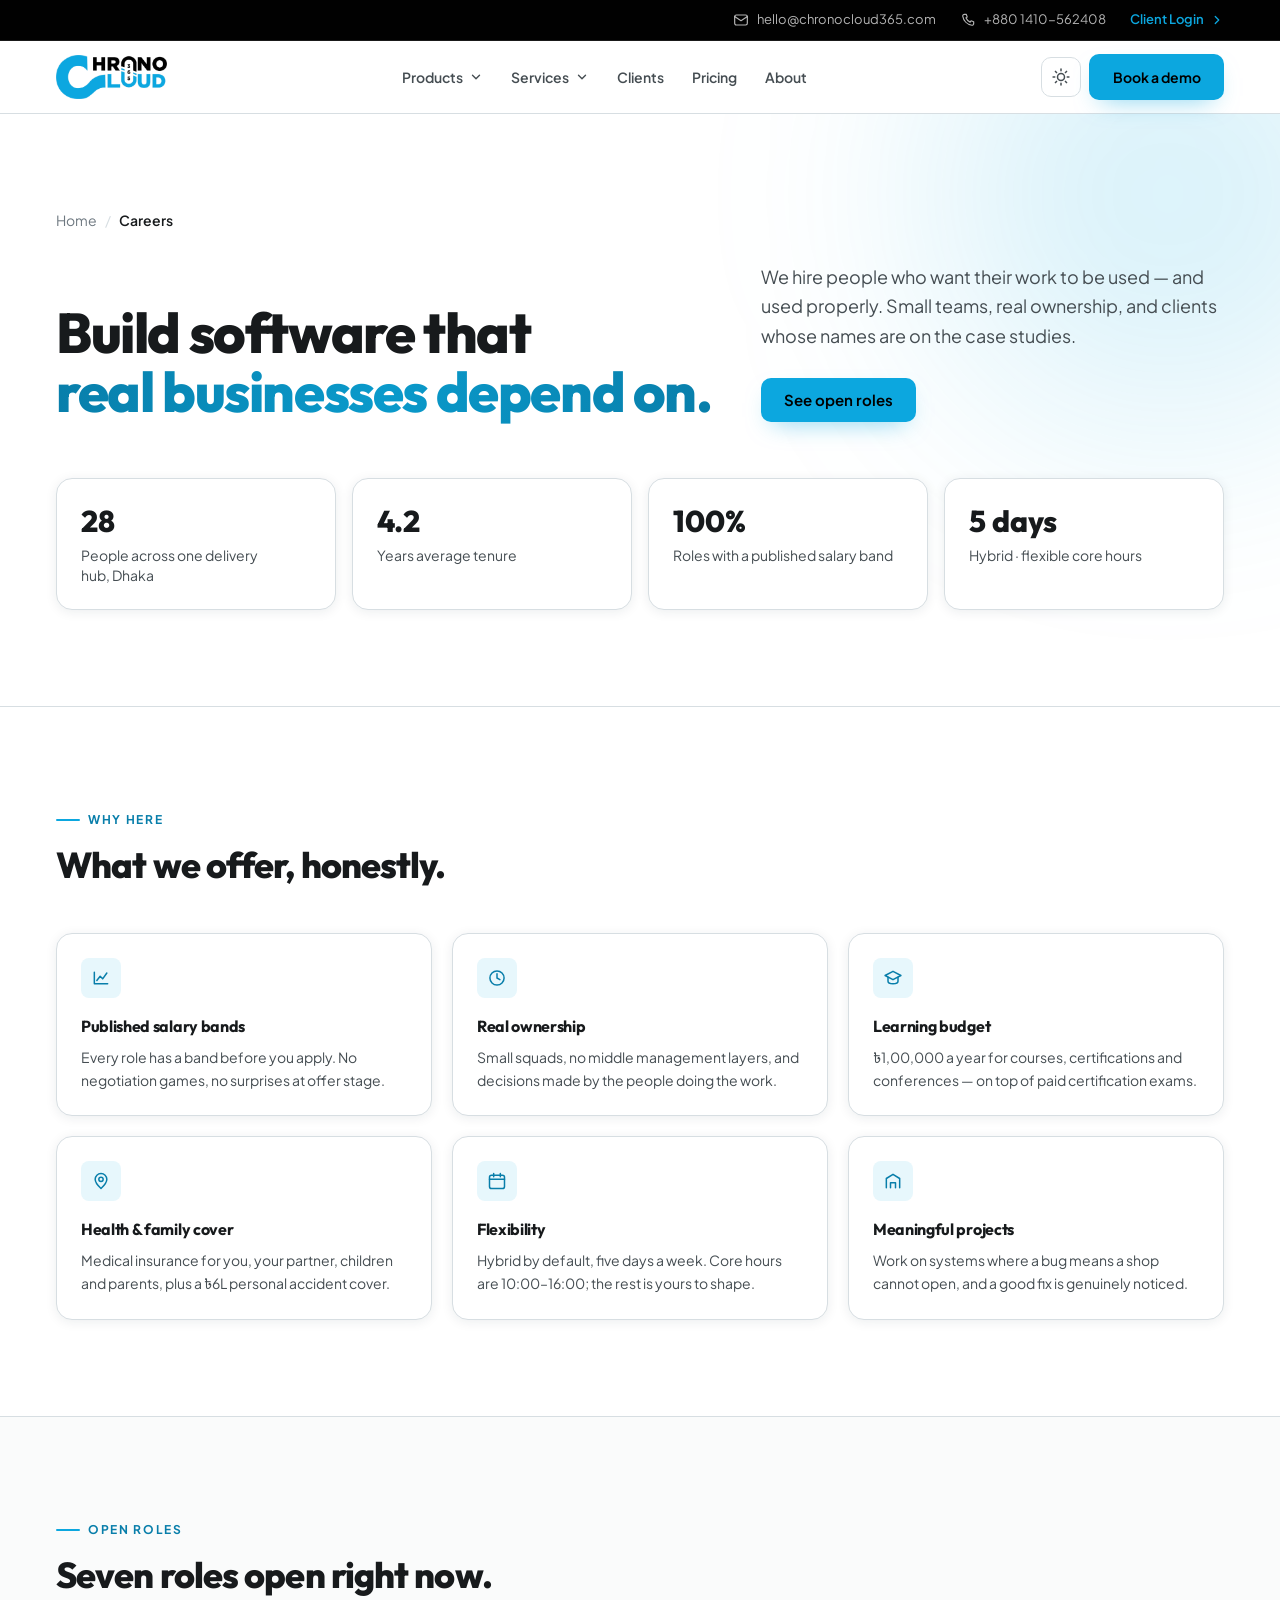
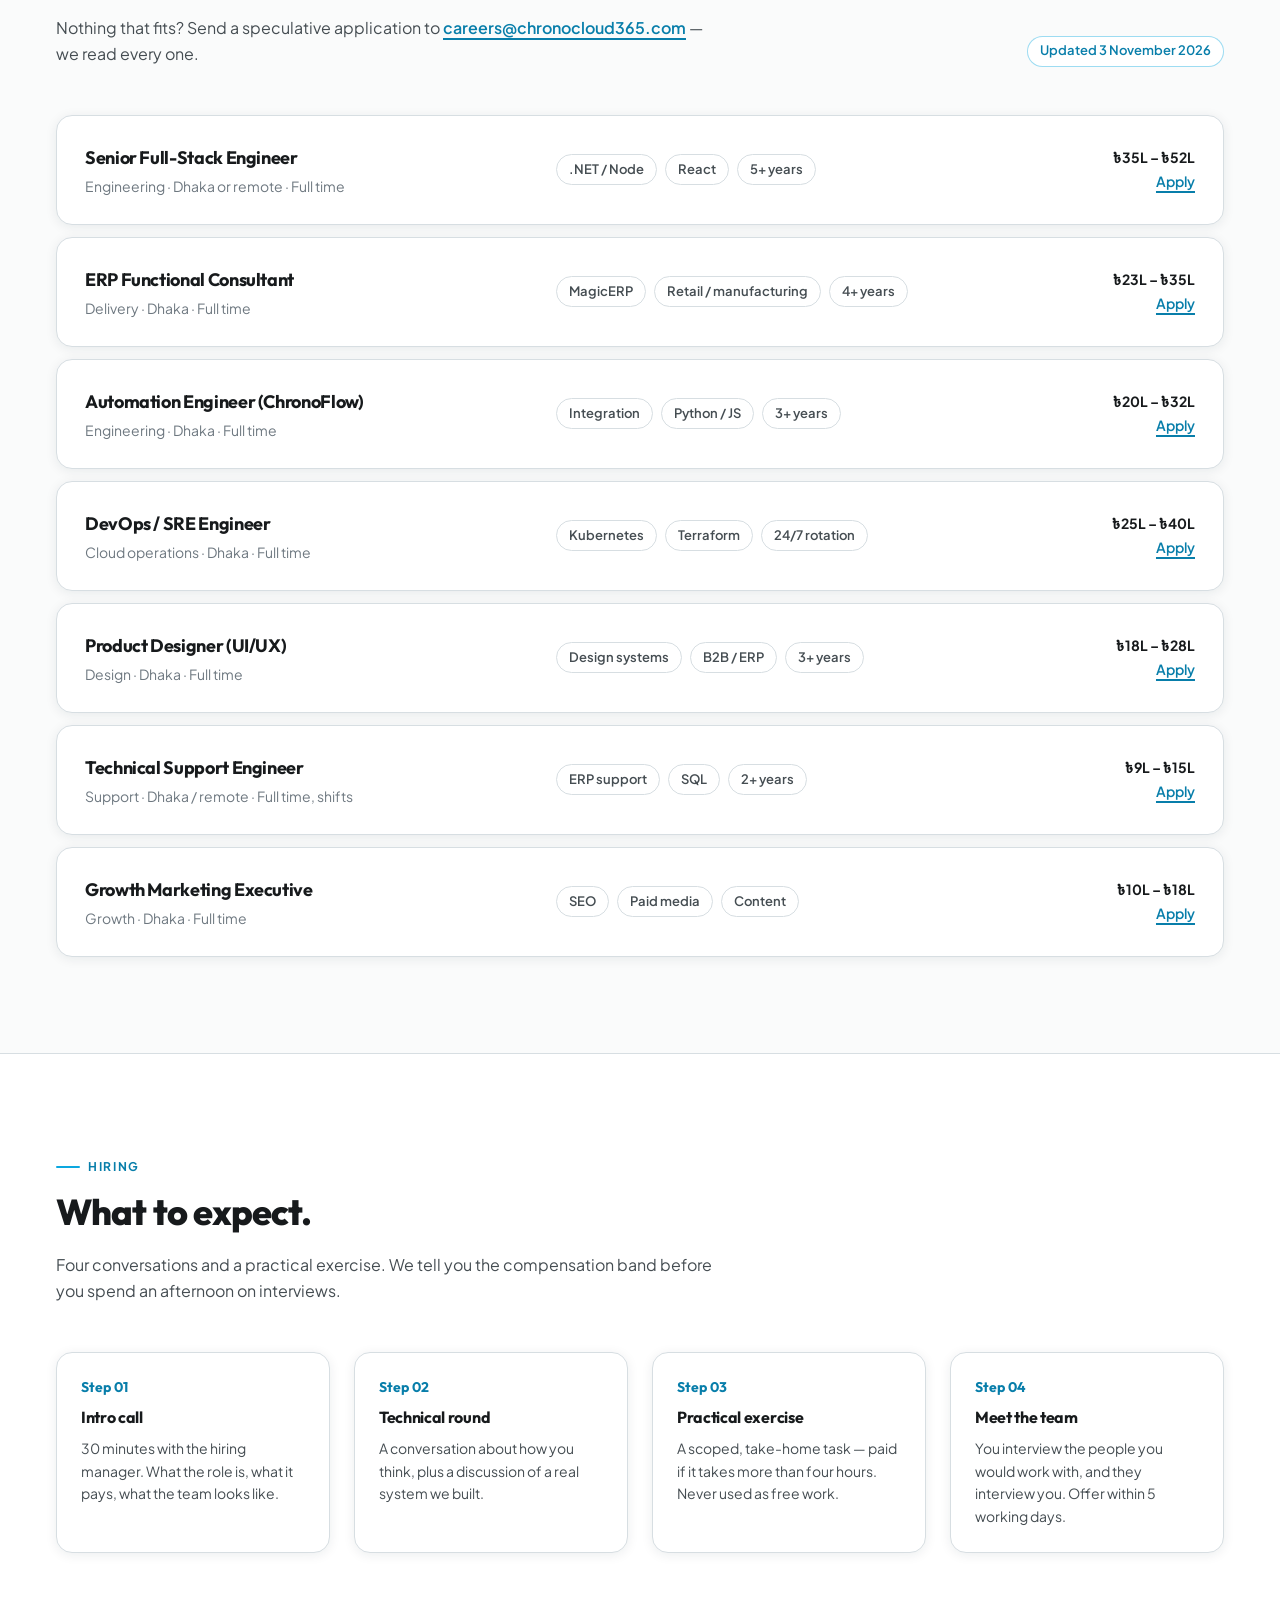
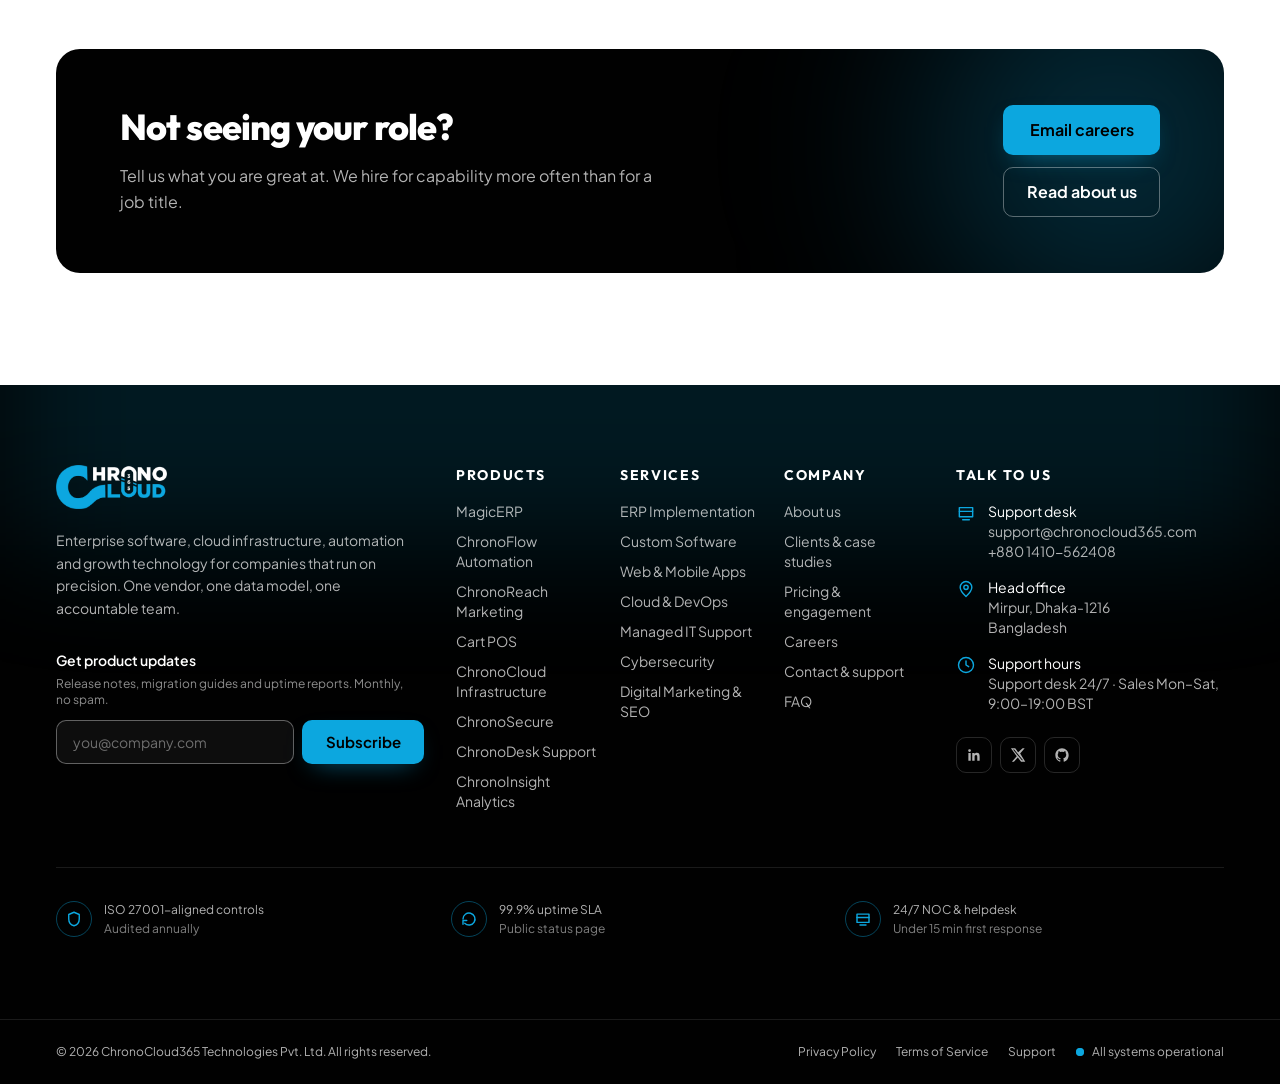
<file: careers.html>
<!doctype html>
<html lang="en" class="scroll-pt-24">
<head>
<meta charset="utf-8" />
<meta name="viewport" content="width=device-width, initial-scale=1" />
<title>Careers at ChronoCloud365 - Engineers, Consultants &amp; Support</title>
<meta name="description" content="Join ChronoCloud365. Open roles in engineering, ERP consulting, automation, cloud operations, security, support, design and growth across Dhaka and remote teams." />
<meta name="theme-color" content="#FFFFFF" />
<meta name="author" content="ChronoCloud365 Technologies Pvt. Ltd." />
<link rel="canonical" href="https://www.chronocloud365.com/careers" />

<meta property="og:type" content="website" />
<meta property="og:site_name" content="ChronoCloud365" />
<meta property="og:title" content="Careers at ChronoCloud365 - Engineers, Consultants &amp; Support" />
<meta property="og:description" content="Join ChronoCloud365. Open roles in engineering, ERP consulting, automation, cloud operations, security, support, design and growth across Dhaka and remote teams." />
<meta property="og:url" content="https://www.chronocloud365.com/careers" />
<meta property="og:image" content="https://www.chronocloud365.com/assets/img/og-cover.png" />
<meta name="twitter:card" content="summary_large_image" />
<meta name="twitter:title" content="Careers at ChronoCloud365 - Engineers, Consultants &amp; Support" />
<meta name="twitter:description" content="Join ChronoCloud365. Open roles in engineering, ERP consulting, automation, cloud operations, security, support, design and growth across Dhaka and remote teams." />
<meta name="twitter:image" content="https://www.chronocloud365.com/assets/img/og-cover.png" />

<link rel="icon" href="assets/favicon.ico" sizes="any" />
<link rel="icon" type="image/png" href="assets/img/favicon.png" />
<link rel="apple-touch-icon" href="assets/img/favicon.png" />

<link rel="preconnect" href="https://fonts.googleapis.com" />
<link rel="preconnect" href="https://fonts.gstatic.com" crossorigin />
<link href="https://fonts.googleapis.com/css2?family=Outfit:wght@400;500;600;700;800&family=Plus+Jakarta+Sans:wght@400;500;600;700;800&display=swap" rel="stylesheet" />
<!-- Noto Sans Bengali, subset to the taka sign (U+09F3) only - 4 KB, and the
     only way the currency symbol renders on devices without a Bengali font. -->
<link href="https://fonts.googleapis.com/css2?family=Noto+Sans+Bengali:wght@400;500;600;700;800&text=%E0%A7%B3&display=swap" rel="stylesheet" />
<link rel="stylesheet" href="assets/css/styles.css" />

<!-- Apply the theme before first paint so theme-swapped assets (such as the
     wordmark) never flash the wrong variant. -->
<script>
(function () {
  try {
    var stored = localStorage.getItem("cc-theme");
    var forced = new URLSearchParams(window.location.search).get("theme");
    var theme =
      forced === "dark" || forced === "light"
        ? forced
        : stored || (window.matchMedia("(prefers-color-scheme: dark)").matches ? "dark" : "light");
    document.documentElement.setAttribute("data-theme", theme);
    var meta = document.querySelector('meta[name="theme-color"]');
    if (meta) meta.setAttribute("content", theme === "dark" ? "#101619" : "#FFFFFF");
  } catch (e) {}
})();
</script>

<script type="application/ld+json">
{
  "@context": "https://schema.org",
  "@type": "Organization",
  "name": "ChronoCloud365 Technologies Pvt. Ltd.",
  "alternateName": "ChronoCloud365",
  "url": "https://www.chronocloud365.com/",
  "logo": "https://www.chronocloud365.com/assets/img/logo.png",
  "image": "https://www.chronocloud365.com/assets/img/og-cover.png",
  "description": "Enterprise software, workflow automation, marketing technology and managed cloud infrastructure for mid-market and enterprise teams.",
  "email": "hello@chronocloud365.com",
  "telephone": "+880-1410-562408",
  "foundingDate": "2014",
  "address": {
    "@type": "PostalAddress",
    "streetAddress": "Mirpur",
    "addressLocality": "Dhaka",
    "addressRegion": "Dhaka",
    "postalCode": "1216",
    "addressCountry": "BD"
  },
  "areaServed": ["BD", "IN", "AE", "GB", "US"],
  "knowsAbout": ["ERP", "Workflow Automation", "Marketing Technology", "Cloud Infrastructure", "Cybersecurity", "ITSM"],
  "contactPoint": [
    { "@type": "ContactPoint", "contactType": "sales", "email": "sales@chronocloud365.com", "telephone": "+880-1410-562408", "availableLanguage": ["English", "Bengali"] },
    { "@type": "ContactPoint", "contactType": "technical support", "email": "support@chronocloud365.com", "telephone": "+880-1410-562408", "availableLanguage": ["English", "Bengali"], "hoursAvailable": [{ "@type": "OpeningHoursSpecification", "dayOfWeek": ["Monday","Tuesday","Wednesday","Thursday","Friday","Saturday","Sunday"], "opens": "00:00", "closes": "23:59" }] }
  ]
}
</script>

</head>
<body class="bg-bg antialiased">
<a href="#main" class="sr-only focus:not-sr-only focus:absolute focus:left-4 focus:top-4 focus:z-[100] focus:rounded-brand focus:bg-brand focus:px-4 focus:py-2 focus:text-sm focus:font-semibold focus:text-black">Skip to main content</a>

<header id="site-header" class="sticky top-0 z-50">
  <!-- Utility strip -->
  <div class="hidden border-b border-white/10 bg-[#010101] text-white lg:block">
    <div class="container-page flex h-10 items-center justify-end gap-6 text-[13px]">
      <a href="mailto:hello@chronocloud365.com" class="flex items-center gap-2 text-white/70 transition-colors duration-200 hover:text-brand">
        <svg class="h-4 w-4" viewBox="0 0 24 24" fill="none" stroke="currentColor" stroke-width="1.8" aria-hidden="true">
          <rect x="2.5" y="4.5" width="19" height="15" rx="2.5" stroke-linecap="round" stroke-linejoin="round" />
          <path d="m3 7 9 6 9-6" stroke-linecap="round" stroke-linejoin="round" />
        </svg>
        hello@chronocloud365.com
      </a>
      <a href="tel:+8801410562408" class="flex items-center gap-2 text-white/70 transition-colors duration-200 hover:text-brand">
        <svg class="h-4 w-4" viewBox="0 0 24 24" fill="none" stroke="currentColor" stroke-width="1.8" aria-hidden="true">
          <path d="M6.6 3.5h2.7l1.5 3.9-2 1.4a12.5 12.5 0 0 0 6.4 6.4l1.4-2 3.9 1.5v2.7a2.5 2.5 0 0 1-2.7 2.5A16.5 16.5 0 0 1 4.1 6.2 2.5 2.5 0 0 1 6.6 3.5Z" stroke-linecap="round" stroke-linejoin="round" />
        </svg>
        +880 1410-562408
      </a>
      <a href="contact.html" class="flex items-center gap-1.5 font-semibold text-brand transition-colors duration-200 hover:text-white">
        Client Login
        <svg class="h-3.5 w-3.5" viewBox="0 0 24 24" fill="none" stroke="currentColor" stroke-width="2.2" aria-hidden="true">
          <path d="m9 6 6 6-6 6" stroke-linecap="round" stroke-linejoin="round" />
        </svg>
      </a>
    </div>
  </div>

  <!-- Main bar -->
  <div class="border-b border-line bg-bg/90 backdrop-blur-md transition-shadow duration-300" data-nav-bar>
    <div class="container-page flex h-16 items-center justify-between gap-4 lg:h-[4.5rem]">
      <a href="index.html" class="flex shrink-0 items-center gap-2.5" aria-label="ChronoCloud365 home">
        <!-- The wordmark swaps with the theme: black-on-transparent in light mode,
             white-on-transparent in dark mode. -->
        <picture class="block dark:hidden">
          <source srcset="assets/img/logo.webp" type="image/webp" />
          <img src="assets/img/logo.png" alt="ChronoCloud365" width="112" height="44" class="h-10 w-auto lg:h-11" />
        </picture>
        <picture class="hidden dark:block">
          <source srcset="assets/img/logo-on-dark.webp" type="image/webp" />
          <img src="assets/img/logo-on-dark.png" alt="ChronoCloud365" width="112" height="44" class="h-10 w-auto lg:h-11" />
        </picture>
      </a>

      <!-- Desktop navigation -->
      <nav class="hidden items-center gap-1 lg:flex" aria-label="Primary">
        <div class="relative" data-dropdown>
          <button type="button" class="flex items-center gap-1.5 rounded-brand px-3 py-2 text-sm font-semibold transition-colors duration-200 hover:bg-surface-muted hover:text-heading" data-dropdown-trigger aria-expanded="false">
            Products
            <svg class="h-3.5 w-3.5 transition-transform duration-200" data-chevron viewBox="0 0 24 24" fill="none" stroke="currentColor" stroke-width="2.4" aria-hidden="true">
              <path d="m6 9 6 6 6-6" stroke-linecap="round" stroke-linejoin="round" />
            </svg>
          </button>
          <div class="invisible absolute left-1/2 top-full z-50 w-[46rem] -translate-x-1/2 translate-y-1 pt-3 opacity-0 transition-all duration-200" data-dropdown-panel>
            <div class="grid grid-cols-3 gap-1 rounded-2xl border border-line bg-surface p-2 shadow-[0_24px_60px_-24px_rgb(16_35_45/35%)]">
              <div class="rounded-xl p-3">
                <p class="px-2 pb-2 text-[11px] font-bold uppercase tracking-[0.14em] text-muted">Business software</p>
                <a href="products.html#magic-erp" class="group flex gap-3 rounded-lg p-2 transition-colors duration-200 hover:bg-surface-muted">
                  <span class="mt-0.5 flex h-8 w-8 shrink-0 items-center justify-center rounded-lg bg-brand-soft text-brand-deep">
                    <svg class="h-4.5 w-4.5" viewBox="0 0 24 24" fill="none" stroke="currentColor" stroke-width="1.8" aria-hidden="true">
                      <rect x="3" y="3" width="7" height="7" rx="1.5" /><rect x="14" y="3" width="7" height="7" rx="1.5" /><rect x="3" y="14" width="7" height="7" rx="1.5" /><rect x="14" y="14" width="7" height="7" rx="1.5" />
                    </svg>
                  </span>
                  <span>
                    <span class="block text-sm font-semibold text-heading">MagicERP</span>
                    <span class="block text-xs leading-snug text-muted">Operations suite for sales, stock, finance and people</span>
                  </span>
                </a>
                <a href="products.html#chronoflow" class="group flex gap-3 rounded-lg p-2 transition-colors duration-200 hover:bg-surface-muted">
                  <span class="mt-0.5 flex h-8 w-8 shrink-0 items-center justify-center rounded-lg bg-brand-soft text-brand-deep">
                    <svg class="h-4.5 w-4.5" viewBox="0 0 24 24" fill="none" stroke="currentColor" stroke-width="1.8" aria-hidden="true">
                      <path d="M13 2 4.5 13.5H11L10 22l9.5-11.5H13L13 2Z" stroke-linecap="round" stroke-linejoin="round" />
                    </svg>
                  </span>
                  <span>
                    <span class="block text-sm font-semibold text-heading">ChronoFlow</span>
                    <span class="block text-xs leading-snug text-muted">No-code workflow and RPA automation</span>
                  </span>
                </a>
                <a href="products.html#chronoreach" class="group flex gap-3 rounded-lg p-2 transition-colors duration-200 hover:bg-surface-muted">
                  <span class="mt-0.5 flex h-8 w-8 shrink-0 items-center justify-center rounded-lg bg-brand-soft text-brand-deep">
                    <svg class="h-4.5 w-4.5" viewBox="0 0 24 24" fill="none" stroke="currentColor" stroke-width="1.8" aria-hidden="true">
                      <path d="M3 11v3a1 1 0 0 0 1 1h3l5 4V6L7 10H4a1 1 0 0 0-1 1Z" stroke-linecap="round" stroke-linejoin="round" />
                      <path d="M17 8.5a5 5 0 0 1 0 7" stroke-linecap="round" />
                    </svg>
                  </span>
                  <span>
                    <span class="block text-sm font-semibold text-heading">ChronoReach</span>
                    <span class="block text-xs leading-snug text-muted">Marketing, campaigns, SEO and lead capture</span>
                  </span>
                </a>
                <a href="products.html#cart-pos" class="group flex gap-3 rounded-lg p-2 transition-colors duration-200 hover:bg-surface-muted">
                  <span class="mt-0.5 flex h-8 w-8 shrink-0 items-center justify-center rounded-lg bg-brand-soft text-brand-deep">
                    <svg class="h-4.5 w-4.5" viewBox="0 0 24 24" fill="none" stroke="currentColor" stroke-width="1.8" aria-hidden="true">
                      <path d="M2.5 3.5h2.2l2.2 10.4a1.5 1.5 0 0 0 1.5 1.2h8.4a1.5 1.5 0 0 0 1.5-1.2l1.4-6.3H5.8" stroke-linecap="round" stroke-linejoin="round" />
                      <circle cx="9.5" cy="19" r="1.3" /><circle cx="17" cy="19" r="1.3" />
                    </svg>
                  </span>
                  <span>
                    <span class="block text-sm font-semibold text-heading">Cart POS</span>
                    <span class="block text-xs leading-snug text-muted">Unified cart and point of sale for retail</span>
                  </span>
                </a>
              </div>

              <div class="rounded-xl p-3">
                <p class="px-2 pb-2 text-[11px] font-bold uppercase tracking-[0.14em] text-muted">Managed services</p>
                <a href="products.html#chronocloud" class="group flex gap-3 rounded-lg p-2 transition-colors duration-200 hover:bg-surface-muted">
                  <span class="mt-0.5 flex h-8 w-8 shrink-0 items-center justify-center rounded-lg bg-surface-muted text-heading">
                    <svg class="h-4.5 w-4.5" viewBox="0 0 24 24" fill="none" stroke="currentColor" stroke-width="1.8" aria-hidden="true">
                      <path d="M7 18a4 4 0 1 1 .9-7.9A5.5 5.5 0 0 1 18.6 12 3.5 3.5 0 0 1 17.5 18H7Z" stroke-linecap="round" stroke-linejoin="round" />
                    </svg>
                  </span>
                  <span>
                    <span class="block text-sm font-semibold text-heading">ChronoCloud</span>
                    <span class="block text-xs leading-snug text-muted">Managed cloud, DevOps and infrastructure</span>
                  </span>
                </a>
                <a href="products.html#chronosecure" class="group flex gap-3 rounded-lg p-2 transition-colors duration-200 hover:bg-surface-muted">
                  <span class="mt-0.5 flex h-8 w-8 shrink-0 items-center justify-center rounded-lg bg-surface-muted text-heading">
                    <svg class="h-4.5 w-4.5" viewBox="0 0 24 24" fill="none" stroke="currentColor" stroke-width="1.8" aria-hidden="true">
                      <path d="M12 3 5 6v6c0 4.2 2.9 7.9 7 9 4.1-1.1 7-4.8 7-9V6l-7-3Z" stroke-linecap="round" stroke-linejoin="round" />
                      <path d="M9.5 12.5 11.5 14.5 15 11" stroke-linecap="round" stroke-linejoin="round" />
                    </svg>
                  </span>
                  <span>
                    <span class="block text-sm font-semibold text-heading">ChronoSecure</span>
                    <span class="block text-xs leading-snug text-muted">Managed security and compliance</span>
                  </span>
                </a>
                <a href="products.html#chronodesk" class="group flex gap-3 rounded-lg p-2 transition-colors duration-200 hover:bg-surface-muted">
                  <span class="mt-0.5 flex h-8 w-8 shrink-0 items-center justify-center rounded-lg bg-surface-muted text-heading">
                    <svg class="h-4.5 w-4.5" viewBox="0 0 24 24" fill="none" stroke="currentColor" stroke-width="1.8" aria-hidden="true">
                      <path d="M4 5.5h16v11H4z" stroke-linecap="round" stroke-linejoin="round" />
                      <path d="M4 10h16M8 20h8" stroke-linecap="round" stroke-linejoin="round" />
                    </svg>
                  </span>
                  <span>
                    <span class="block text-sm font-semibold text-heading">ChronoDesk</span>
                    <span class="block text-xs leading-snug text-muted">Helpdesk, ITSM and remote support</span>
                  </span>
                </a>
                <a href="products.html#chronoinsight" class="group flex gap-3 rounded-lg p-2 transition-colors duration-200 hover:bg-surface-muted">
                  <span class="mt-0.5 flex h-8 w-8 shrink-0 items-center justify-center rounded-lg bg-surface-muted text-heading">
                    <svg class="h-4.5 w-4.5" viewBox="0 0 24 24" fill="none" stroke="currentColor" stroke-width="1.8" aria-hidden="true">
                      <path d="M4 20V10M10 20V4M16 20v-7M22 20H2" stroke-linecap="round" stroke-linejoin="round" />
                    </svg>
                  </span>
                  <span>
                    <span class="block text-sm font-semibold text-heading">ChronoInsight</span>
                    <span class="block text-xs leading-snug text-muted">Dashboards, forecasting and analytics</span>
                  </span>
                </a>
              </div>

              <div class="flex flex-col rounded-xl bg-surface-tint p-3">
                <p class="px-2 pb-2 text-[11px] font-bold uppercase tracking-[0.14em] text-brand-deep">One platform</p>
                <p class="px-2 text-sm font-semibold text-heading">Every product shares one data model, one login and one audit trail.</p>
                <ul class="mt-3 grid gap-2 px-2 text-[13px] text-body">
                  <li class="flex items-start gap-2"><svg class="mt-0.5 h-4 w-4 shrink-0 text-brand" viewBox="0 0 24 24" fill="none" stroke="currentColor" stroke-width="2.4" aria-hidden="true"><path d="m5 12 4 4L19 6" stroke-linecap="round" stroke-linejoin="round" /></svg>Single sign-on across all modules</li>
                  <li class="flex items-start gap-2"><svg class="mt-0.5 h-4 w-4 shrink-0 text-brand" viewBox="0 0 24 24" fill="none" stroke="currentColor" stroke-width="2.4" aria-hidden="true"><path d="m5 12 4 4L19 6" stroke-linecap="round" stroke-linejoin="round" /></svg>Open REST &amp; webhook APIs</li>
                  <li class="flex items-start gap-2"><svg class="mt-0.5 h-4 w-4 shrink-0 text-brand" viewBox="0 0 24 24" fill="none" stroke="currentColor" stroke-width="2.4" aria-hidden="true"><path d="m5 12 4 4L19 6" stroke-linecap="round" stroke-linejoin="round" /></svg>Deploy cloud, on-premise or hybrid</li>
                </ul>
                <a href="contact.html?demo=1" class="btn btn-primary mt-4 w-full text-sm">Book a live demo</a>
              </div>
            </div>
          </div>
        </div>

        <div class="relative" data-dropdown>
          <button type="button" class="flex items-center gap-1.5 rounded-brand px-3 py-2 text-sm font-semibold transition-colors duration-200 hover:bg-surface-muted hover:text-heading" data-dropdown-trigger aria-expanded="false">
            Services
            <svg class="h-3.5 w-3.5 transition-transform duration-200" data-chevron viewBox="0 0 24 24" fill="none" stroke="currentColor" stroke-width="2.4" aria-hidden="true">
              <path d="m6 9 6 6 6-6" stroke-linecap="round" stroke-linejoin="round" />
            </svg>
          </button>
          <div class="invisible absolute left-1/2 top-full z-50 w-[38rem] -translate-x-1/2 translate-y-1 pt-3 opacity-0 transition-all duration-200" data-dropdown-panel>
            <div class="grid grid-cols-2 gap-1 rounded-2xl border border-line bg-surface p-2 shadow-[0_24px_60px_-24px_rgb(16_35_45/35%)]">
              <div class="rounded-xl p-3">
                <p class="px-2 pb-2 text-[11px] font-bold uppercase tracking-[0.14em] text-muted">Consulting &amp; delivery</p>
                <a href="services.html#implementation" class="block rounded-lg px-2 py-1.5 text-sm font-medium text-heading transition-colors duration-200 hover:bg-surface-muted hover:text-brand-deep">ERP Implementation &amp; Consulting</a>
                <a href="services.html#custom-software" class="block rounded-lg px-2 py-1.5 text-sm font-medium text-heading transition-colors duration-200 hover:bg-surface-muted hover:text-brand-deep">Custom Software Development</a>
                <a href="services.html#app-development" class="block rounded-lg px-2 py-1.5 text-sm font-medium text-heading transition-colors duration-200 hover:bg-surface-muted hover:text-brand-deep">Web &amp; Mobile App Development</a>
                <a href="services.html#design" class="block rounded-lg px-2 py-1.5 text-sm font-medium text-heading transition-colors duration-200 hover:bg-surface-muted hover:text-brand-deep">UI/UX &amp; Product Design</a>
                <a href="services.html#qa" class="block rounded-lg px-2 py-1.5 text-sm font-medium text-heading transition-colors duration-200 hover:bg-surface-muted hover:text-brand-deep">QA, Testing &amp; Release Engineering</a>
                <a href="services.html#consulting" class="block rounded-lg px-2 py-1.5 text-sm font-medium text-heading transition-colors duration-200 hover:bg-surface-muted hover:text-brand-deep">Digital Transformation Strategy</a>
              </div>
              <div class="rounded-xl p-3">
                <p class="px-2 pb-2 text-[11px] font-bold uppercase tracking-[0.14em] text-muted">Operations &amp; growth</p>
                <a href="services.html#cloud" class="block rounded-lg px-2 py-1.5 text-sm font-medium text-heading transition-colors duration-200 hover:bg-surface-muted hover:text-brand-deep">Cloud Migration &amp; DevOps</a>
                <a href="services.html#managed-it" class="block rounded-lg px-2 py-1.5 text-sm font-medium text-heading transition-colors duration-200 hover:bg-surface-muted hover:text-brand-deep">Managed IT &amp; 24/7 Support</a>
                <a href="services.html#security" class="block rounded-lg px-2 py-1.5 text-sm font-medium text-heading transition-colors duration-200 hover:bg-surface-muted hover:text-brand-deep">Cybersecurity &amp; Compliance</a>
                <a href="services.html#integration" class="block rounded-lg px-2 py-1.5 text-sm font-medium text-heading transition-colors duration-200 hover:bg-surface-muted hover:text-brand-deep">Data Migration &amp; Integration</a>
                <a href="services.html#marketing" class="block rounded-lg px-2 py-1.5 text-sm font-medium text-heading transition-colors duration-200 hover:bg-surface-muted hover:text-brand-deep">Digital Marketing &amp; SEO</a>
                <a href="services.html#training" class="block rounded-lg px-2 py-1.5 text-sm font-medium text-heading transition-colors duration-200 hover:bg-surface-muted hover:text-brand-deep">Training &amp; Enablement</a>
              </div>
            </div>
          </div>
        </div>

        <a href="clients.html" class="rounded-brand px-3 py-2 text-sm font-semibold text-body transition-colors duration-200 hover:bg-surface-muted hover:text-heading">Clients</a>
        <a href="pricing.html" class="rounded-brand px-3 py-2 text-sm font-semibold text-body transition-colors duration-200 hover:bg-surface-muted hover:text-heading">Pricing</a>
        <a href="about.html" class="rounded-brand px-3 py-2 text-sm font-semibold text-body transition-colors duration-200 hover:bg-surface-muted hover:text-heading">About</a>
      </nav>

      <div class="flex items-center gap-2">
        <button type="button" class="flex h-10 w-10 cursor-pointer items-center justify-center rounded-brand border border-line text-body transition-colors duration-200 hover:bg-surface-muted hover:text-heading" data-theme-toggle aria-label="Toggle dark mode">
          <svg class="h-5 w-5 dark:hidden" viewBox="0 0 24 24" fill="none" stroke="currentColor" stroke-width="1.8" aria-hidden="true">
            <circle cx="12" cy="12" r="4.2" />
            <path d="M12 2.5v2M12 19.5v2M2.5 12h2M19.5 12h2M5.3 5.3l1.4 1.4M17.3 17.3l1.4 1.4M18.7 5.3l-1.4 1.4M6.7 17.3l-1.4 1.4" stroke-linecap="round" />
          </svg>
          <svg class="hidden h-5 w-5 dark:block" viewBox="0 0 24 24" fill="none" stroke="currentColor" stroke-width="1.8" aria-hidden="true">
            <path d="M20 14.5A8.5 8.5 0 0 1 9.5 4a8.5 8.5 0 1 0 10.5 10.5Z" stroke-linecap="round" stroke-linejoin="round" />
          </svg>
        </button>

        <a href="contact.html?demo=1" class="btn btn-primary hidden text-sm sm:inline-flex">Book a demo</a>

        <button type="button" class="flex h-10 w-10 cursor-pointer items-center justify-center rounded-brand border border-line text-heading transition-colors duration-200 hover:bg-surface-muted lg:hidden" data-mobile-toggle aria-expanded="false" aria-controls="mobile-nav" aria-label="Open menu">
          <svg class="h-5 w-5" data-menu-open viewBox="0 0 24 24" fill="none" stroke="currentColor" stroke-width="2" aria-hidden="true">
            <path d="M4 7h16M4 12h16M4 17h16" stroke-linecap="round" />
          </svg>
          <svg class="hidden h-5 w-5" data-menu-close viewBox="0 0 24 24" fill="none" stroke="currentColor" stroke-width="2" aria-hidden="true">
            <path d="m6 6 12 12M18 6 6 18" stroke-linecap="round" />
          </svg>
        </button>
      </div>
    </div>
  </div>

  <!-- Mobile navigation -->
  <div id="mobile-nav" class="hidden max-h-[calc(100vh-4rem)] overflow-y-auto border-b border-line bg-bg lg:hidden">
    <nav class="container-page space-y-1 py-4" aria-label="Mobile">
      <a href="products.html" class="flex items-center justify-between rounded-brand px-3 py-2.5 text-[15px] font-semibold text-heading transition-colors duration-200 hover:bg-surface-muted">Products</a>
      <a href="services.html" class="flex items-center justify-between rounded-brand px-3 py-2.5 text-[15px] font-semibold text-heading transition-colors duration-200 hover:bg-surface-muted">Services</a>
      <a href="clients.html" class="flex items-center justify-between rounded-brand px-3 py-2.5 text-[15px] font-semibold text-heading transition-colors duration-200 hover:bg-surface-muted">Clients</a>
      <a href="pricing.html" class="flex items-center justify-between rounded-brand px-3 py-2.5 text-[15px] font-semibold text-heading transition-colors duration-200 hover:bg-surface-muted">Pricing</a>
      <a href="about.html" class="flex items-center justify-between rounded-brand px-3 py-2.5 text-[15px] font-semibold text-heading transition-colors duration-200 hover:bg-surface-muted">About</a>
      <a href="careers.html" class="flex items-center justify-between rounded-brand px-3 py-2.5 text-[15px] font-semibold text-heading transition-colors duration-200 hover:bg-surface-muted">Careers</a>
      <a href="contact.html" class="flex items-center justify-between rounded-brand px-3 py-2.5 text-[15px] font-semibold text-heading transition-colors duration-200 hover:bg-surface-muted">Contact</a>
      <div class="grid gap-2 pt-3">
        <a href="contact.html?demo=1" class="btn btn-primary w-full">Book a demo</a>
        <a href="contact.html" class="btn btn-secondary w-full">Talk to sales</a>
      </div>
      <div class="mt-4 space-y-1 border-t border-line pt-4 text-sm">
        <a href="mailto:hello@chronocloud365.com" class="flex items-center gap-2 rounded-brand px-3 py-2 text-body transition-colors duration-200 hover:bg-surface-muted">
          <svg class="h-4 w-4 text-brand" viewBox="0 0 24 24" fill="none" stroke="currentColor" stroke-width="1.8" aria-hidden="true"><rect x="2.5" y="4.5" width="19" height="15" rx="2.5" stroke-linecap="round" stroke-linejoin="round" /><path d="m3 7 9 6 9-6" stroke-linecap="round" stroke-linejoin="round" /></svg>
          hello@chronocloud365.com
        </a>
        <a href="tel:+8801410562408" class="flex items-center gap-2 rounded-brand px-3 py-2 text-body transition-colors duration-200 hover:bg-surface-muted">
          <svg class="h-4 w-4 text-brand" viewBox="0 0 24 24" fill="none" stroke="currentColor" stroke-width="1.8" aria-hidden="true"><path d="M6.6 3.5h2.7l1.5 3.9-2 1.4a12.5 12.5 0 0 0 6.4 6.4l1.4-2 3.9 1.5v2.7a2.5 2.5 0 0 1-2.7 2.5A16.5 16.5 0 0 1 4.1 6.2 2.5 2.5 0 0 1 6.6 3.5Z" stroke-linecap="round" stroke-linejoin="round" /></svg>
          +880 1410-562408
        </a>
      </div>
    </nav>
  </div>
</header>

<main id="main">

  <!-- ============================================================== HERO -->
  <section class="relative overflow-hidden border-b border-line bg-surface-mist">
    <div class="pointer-events-none absolute inset-0 grid-dots mask-fade-b opacity-70"></div>
    <div class="pointer-events-none absolute -right-32 -top-40 h-[30rem] w-[30rem] rounded-full bg-brand/15 blur-[110px]"></div>
    <div class="container-page relative py-16 lg:py-24">
      <nav aria-label="Breadcrumb" class="text-sm text-muted">
        <ol class="flex flex-wrap items-center gap-2">
          <li><a href="index.html" class="transition-colors duration-200 hover:text-brand-deep">Home</a></li>
          <li aria-hidden="true" class="text-line">/</li>
          <li><span class="font-semibold text-heading">Careers</span></li>
        </ol>
      </nav>

      <div class="mt-8 grid gap-10 lg:grid-cols-12 lg:items-end">
        <div class="lg:col-span-7">
          <h1 class="text-4xl font-extrabold tracking-tight sm:text-5xl lg:text-[3.5rem] lg:leading-[1.05]">
            Build software that<br /><span class="text-gradient-brand">real businesses depend on.</span>
          </h1>
        </div>
        <div class="lg:col-span-5">
          <p class="text-lg leading-relaxed text-body">
            We hire people who want their work to be used &mdash; and used properly. Small teams,
            real ownership, and clients whose names are on the case studies.
          </p>
          <a href="#roles" class="btn btn-primary mt-7">See open roles</a>
        </div>
      </div>

      <div class="mt-14 grid gap-4 sm:grid-cols-2 lg:grid-cols-4">
        <div class="card p-6">
          <p class="font-display text-3xl font-extrabold text-heading"><span data-count-to="28">28</span></p>
          <p class="mt-1.5 text-sm text-body">People across one delivery hub, Dhaka</p>
        </div>
        <div class="card p-6">
          <p class="font-display text-3xl font-extrabold text-heading"><span data-count-to="4.2" data-count-decimals="1">4.2</span></p>
          <p class="mt-1.5 text-sm text-body">Years average tenure</p>
        </div>
        <div class="card p-6">
          <p class="font-display text-3xl font-extrabold text-heading"><span data-count-to="100" data-count-suffix="%">100%</span></p>
          <p class="mt-1.5 text-sm text-body">Roles with a published salary band</p>
        </div>
        <div class="card p-6">
          <p class="font-display text-3xl font-extrabold text-heading">5 days</p>
          <p class="mt-1.5 text-sm text-body">Hybrid &middot; flexible core hours</p>
        </div>
      </div>
    </div>
  </section>

  <!-- ============================================================ BENEFITS -->
  <section class="py-20 lg:py-24">
    <div class="container-page">
      <div class="max-w-2xl">
        <p class="eyebrow">Why here</p>
        <h2 class="mt-4 text-3xl font-extrabold tracking-tight sm:text-4xl">What we offer, honestly.</h2>
      </div>

      <div class="mt-12 grid gap-5 sm:grid-cols-2 lg:grid-cols-3">
        <div class="card p-6">
          <span class="flex h-10 w-10 items-center justify-center rounded-lg bg-brand-soft text-brand-deep">
            <svg class="h-5 w-5" viewBox="0 0 24 24" fill="none" stroke="currentColor" stroke-width="1.8" aria-hidden="true"><path d="M4 19V5M4 19h16" stroke-linecap="round" stroke-linejoin="round" /><path d="m7 15 4-5 3 3 5-7" stroke-linecap="round" stroke-linejoin="round" /></svg>
          </span>
          <h3 class="mt-4 text-base font-bold">Published salary bands</h3>
          <p class="mt-2 text-sm leading-relaxed text-body">Every role has a band before you apply. No negotiation games, no surprises at offer stage.</p>
        </div>
        <div class="card p-6">
          <span class="flex h-10 w-10 items-center justify-center rounded-lg bg-brand-soft text-brand-deep">
            <svg class="h-5 w-5" viewBox="0 0 24 24" fill="none" stroke="currentColor" stroke-width="1.8" aria-hidden="true"><circle cx="12" cy="12" r="8.5" /><path d="M12 7v5l3.5 2" stroke-linecap="round" stroke-linejoin="round" /></svg>
          </span>
          <h3 class="mt-4 text-base font-bold">Real ownership</h3>
          <p class="mt-2 text-sm leading-relaxed text-body">Small squads, no middle management layers, and decisions made by the people doing the work.</p>
        </div>
        <div class="card p-6">
          <span class="flex h-10 w-10 items-center justify-center rounded-lg bg-brand-soft text-brand-deep">
            <svg class="h-5 w-5" viewBox="0 0 24 24" fill="none" stroke="currentColor" stroke-width="1.8" aria-hidden="true"><path d="M12 4 2.5 9 12 14l9.5-5L12 4Z" stroke-linecap="round" stroke-linejoin="round" /><path d="M6 11v5c0 1.7 2.7 3 6 3s6-1.3 6-3v-5" stroke-linecap="round" stroke-linejoin="round" /></svg>
          </span>
          <h3 class="mt-4 text-base font-bold">Learning budget</h3>
          <p class="mt-2 text-sm leading-relaxed text-body">৳1,00,000 a year for courses, certifications and conferences &mdash; on top of paid certification exams.</p>
        </div>
        <div class="card p-6">
          <span class="flex h-10 w-10 items-center justify-center rounded-lg bg-brand-soft text-brand-deep">
            <svg class="h-5 w-5" viewBox="0 0 24 24" fill="none" stroke="currentColor" stroke-width="1.8" aria-hidden="true"><path d="M12 21s7-6.2 7-11a7 7 0 1 0-14 0c0 4.8 7 11 7 11Z" stroke-linecap="round" stroke-linejoin="round" /><circle cx="12" cy="10" r="2.6" /></svg>
          </span>
          <h3 class="mt-4 text-base font-bold">Health &amp; family cover</h3>
          <p class="mt-2 text-sm leading-relaxed text-body">Medical insurance for you, your partner, children and parents, plus a ৳6L personal accident cover.</p>
        </div>
        <div class="card p-6">
          <span class="flex h-10 w-10 items-center justify-center rounded-lg bg-brand-soft text-brand-deep">
            <svg class="h-5 w-5" viewBox="0 0 24 24" fill="none" stroke="currentColor" stroke-width="1.8" aria-hidden="true"><rect x="3" y="5" width="18" height="16" rx="2.5" stroke-linecap="round" stroke-linejoin="round" /><path d="M8 3v4M16 3v4M3 10h18" stroke-linecap="round" stroke-linejoin="round" /></svg>
          </span>
          <h3 class="mt-4 text-base font-bold">Flexibility</h3>
          <p class="mt-2 text-sm leading-relaxed text-body">Hybrid by default, five days a week. Core hours are 10:00&ndash;16:00; the rest is yours to shape.</p>
        </div>
        <div class="card p-6">
          <span class="flex h-10 w-10 items-center justify-center rounded-lg bg-brand-soft text-brand-deep">
            <svg class="h-5 w-5" viewBox="0 0 24 24" fill="none" stroke="currentColor" stroke-width="1.8" aria-hidden="true"><path d="M4 20V9l8-5 8 5v11" stroke-linecap="round" stroke-linejoin="round" /><path d="M9 20v-6h6v6" stroke-linecap="round" stroke-linejoin="round" /></svg>
          </span>
          <h3 class="mt-4 text-base font-bold">Meaningful projects</h3>
          <p class="mt-2 text-sm leading-relaxed text-body">Work on systems where a bug means a shop cannot open, and a good fix is genuinely noticed.</p>
        </div>
      </div>
    </div>
  </section>

  <!-- ============================================================== ROLES -->
  <section id="roles" class="scroll-mt-28 border-y border-line bg-surface-muted/40 py-20 lg:py-24">
    <div class="container-page">
      <div class="flex flex-col gap-6 lg:flex-row lg:items-end lg:justify-between">
        <div class="max-w-2xl">
          <p class="eyebrow">Open roles</p>
          <h2 class="mt-4 text-3xl font-extrabold tracking-tight sm:text-4xl">Seven roles open right now.</h2>
          <p class="mt-5 text-base leading-relaxed text-body">
            Nothing that fits? Send a speculative application to
            <a href="mailto:careers@chronocloud365.com" class="link-underline">careers@chronocloud365.com</a>
            &mdash; we read every one.
          </p>
        </div>
        <p class="chip !border-brand/40 !text-brand-deep">Updated 3 November 2026</p>
      </div>

      <div class="mt-12 space-y-3">
        <article class="card card-hover p-6 sm:p-7">
          <div class="grid gap-5 lg:grid-cols-12 lg:items-center">
            <div class="lg:col-span-5">
              <h3 class="font-display text-lg font-bold">Senior Full-Stack Engineer</h3>
              <p class="mt-1 text-sm text-muted">Engineering &middot; Dhaka or remote &middot; Full time</p>
            </div>
            <div class="flex flex-wrap gap-2 lg:col-span-4">
              <span class="chip">.NET / Node</span>
              <span class="chip">React</span>
              <span class="chip">5+ years</span>
            </div>
            <div class="lg:col-span-3 lg:text-right">
              <p class="text-sm font-bold text-heading">৳35L &ndash; ৳52L</p>
              <a href="mailto:careers@chronocloud365.com?subject=Senior%20Full-Stack%20Engineer" class="link-underline mt-1 inline-block text-sm">Apply</a>
            </div>
          </div>
        </article>

        <article class="card card-hover p-6 sm:p-7">
          <div class="grid gap-5 lg:grid-cols-12 lg:items-center">
            <div class="lg:col-span-5">
              <h3 class="font-display text-lg font-bold">ERP Functional Consultant</h3>
              <p class="mt-1 text-sm text-muted">Delivery &middot; Dhaka &middot; Full time</p>
            </div>
            <div class="flex flex-wrap gap-2 lg:col-span-4">
              <span class="chip">MagicERP</span>
              <span class="chip">Retail / manufacturing</span>
              <span class="chip">4+ years</span>
            </div>
            <div class="lg:col-span-3 lg:text-right">
              <p class="text-sm font-bold text-heading">৳23L &ndash; ৳35L</p>
              <a href="mailto:careers@chronocloud365.com?subject=ERP%20Functional%20Consultant" class="link-underline mt-1 inline-block text-sm">Apply</a>
            </div>
          </div>
        </article>

        <article class="card card-hover p-6 sm:p-7">
          <div class="grid gap-5 lg:grid-cols-12 lg:items-center">
            <div class="lg:col-span-5">
              <h3 class="font-display text-lg font-bold">Automation Engineer (ChronoFlow)</h3>
              <p class="mt-1 text-sm text-muted">Engineering &middot; Dhaka &middot; Full time</p>
            </div>
            <div class="flex flex-wrap gap-2 lg:col-span-4">
              <span class="chip">Integration</span>
              <span class="chip">Python / JS</span>
              <span class="chip">3+ years</span>
            </div>
            <div class="lg:col-span-3 lg:text-right">
              <p class="text-sm font-bold text-heading">৳20L &ndash; ৳32L</p>
              <a href="mailto:careers@chronocloud365.com?subject=Automation%20Engineer" class="link-underline mt-1 inline-block text-sm">Apply</a>
            </div>
          </div>
        </article>

        <article class="card card-hover p-6 sm:p-7">
          <div class="grid gap-5 lg:grid-cols-12 lg:items-center">
            <div class="lg:col-span-5">
              <h3 class="font-display text-lg font-bold">DevOps / SRE Engineer</h3>
              <p class="mt-1 text-sm text-muted">Cloud operations &middot; Dhaka &middot; Full time</p>
            </div>
            <div class="flex flex-wrap gap-2 lg:col-span-4">
              <span class="chip">Kubernetes</span>
              <span class="chip">Terraform</span>
              <span class="chip">24/7 rotation</span>
            </div>
            <div class="lg:col-span-3 lg:text-right">
              <p class="text-sm font-bold text-heading">৳25L &ndash; ৳40L</p>
              <a href="mailto:careers@chronocloud365.com?subject=DevOps%20SRE%20Engineer" class="link-underline mt-1 inline-block text-sm">Apply</a>
            </div>
          </div>
        </article>

        <article class="card card-hover p-6 sm:p-7">
          <div class="grid gap-5 lg:grid-cols-12 lg:items-center">
            <div class="lg:col-span-5">
              <h3 class="font-display text-lg font-bold">Product Designer (UI/UX)</h3>
              <p class="mt-1 text-sm text-muted">Design &middot; Dhaka &middot; Full time</p>
            </div>
            <div class="flex flex-wrap gap-2 lg:col-span-4">
              <span class="chip">Design systems</span>
              <span class="chip">B2B / ERP</span>
              <span class="chip">3+ years</span>
            </div>
            <div class="lg:col-span-3 lg:text-right">
              <p class="text-sm font-bold text-heading">৳18L &ndash; ৳28L</p>
              <a href="mailto:careers@chronocloud365.com?subject=Product%20Designer" class="link-underline mt-1 inline-block text-sm">Apply</a>
            </div>
          </div>
        </article>

        <article class="card card-hover p-6 sm:p-7">
          <div class="grid gap-5 lg:grid-cols-12 lg:items-center">
            <div class="lg:col-span-5">
              <h3 class="font-display text-lg font-bold">Technical Support Engineer</h3>
              <p class="mt-1 text-sm text-muted">Support &middot; Dhaka / remote &middot; Full time, shifts</p>
            </div>
            <div class="flex flex-wrap gap-2 lg:col-span-4">
              <span class="chip">ERP support</span>
              <span class="chip">SQL</span>
              <span class="chip">2+ years</span>
            </div>
            <div class="lg:col-span-3 lg:text-right">
              <p class="text-sm font-bold text-heading">৳9L &ndash; ৳15L</p>
              <a href="mailto:careers@chronocloud365.com?subject=Technical%20Support%20Engineer" class="link-underline mt-1 inline-block text-sm">Apply</a>
            </div>
          </div>
        </article>

        <article class="card card-hover p-6 sm:p-7">
          <div class="grid gap-5 lg:grid-cols-12 lg:items-center">
            <div class="lg:col-span-5">
              <h3 class="font-display text-lg font-bold">Growth Marketing Executive</h3>
              <p class="mt-1 text-sm text-muted">Growth &middot; Dhaka &middot; Full time</p>
            </div>
            <div class="flex flex-wrap gap-2 lg:col-span-4">
              <span class="chip">SEO</span>
              <span class="chip">Paid media</span>
              <span class="chip">Content</span>
            </div>
            <div class="lg:col-span-3 lg:text-right">
              <p class="text-sm font-bold text-heading">৳10L &ndash; ৳18L</p>
              <a href="mailto:careers@chronocloud365.com?subject=Growth%20Marketing%20Executive" class="link-underline mt-1 inline-block text-sm">Apply</a>
            </div>
          </div>
        </article>
      </div>
    </div>
  </section>

  <!-- ============================================================ PROCESS -->
  <section class="py-20 lg:py-24">
    <div class="container-page">
      <div class="max-w-2xl">
        <p class="eyebrow">Hiring</p>
        <h2 class="mt-4 text-3xl font-extrabold tracking-tight sm:text-4xl">What to expect.</h2>
        <p class="mt-5 text-base leading-relaxed text-body">
          Four conversations and a practical exercise. We tell you the compensation band before
          you spend an afternoon on interviews.
        </p>
      </div>

      <ol class="mt-12 grid gap-6 md:grid-cols-2 lg:grid-cols-4">
        <li class="card p-6">
          <p class="font-display text-sm font-bold text-brand-deep">Step 01</p>
          <h3 class="mt-2 text-base font-bold">Intro call</h3>
          <p class="mt-2 text-sm leading-relaxed text-body">30 minutes with the hiring manager. What the role is, what it pays, what the team looks like.</p>
        </li>
        <li class="card p-6">
          <p class="font-display text-sm font-bold text-brand-deep">Step 02</p>
          <h3 class="mt-2 text-base font-bold">Technical round</h3>
          <p class="mt-2 text-sm leading-relaxed text-body">A conversation about how you think, plus a discussion of a real system we built.</p>
        </li>
        <li class="card p-6">
          <p class="font-display text-sm font-bold text-brand-deep">Step 03</p>
          <h3 class="mt-2 text-base font-bold">Practical exercise</h3>
          <p class="mt-2 text-sm leading-relaxed text-body">A scoped, take-home task &mdash; paid if it takes more than four hours. Never used as free work.</p>
        </li>
        <li class="card p-6">
          <p class="font-display text-sm font-bold text-brand-deep">Step 04</p>
          <h3 class="mt-2 text-base font-bold">Meet the team</h3>
          <p class="mt-2 text-sm leading-relaxed text-body">You interview the people you would work with, and they interview you. Offer within 5 working days.</p>
        </li>
      </ol>
    </div>
  </section>

  <!-- =============================================================== CTA -->
  <section class="pb-20 lg:pb-28">
    <div class="container-page">
      <div class="relative overflow-hidden rounded-3xl bg-[#010101] px-6 py-14 sm:px-12 lg:px-16">
        <div class="pointer-events-none absolute -right-20 -top-24 h-96 w-96 rounded-full bg-brand/25 blur-[100px]"></div>
        <div class="relative flex flex-col gap-8 lg:flex-row lg:items-center lg:justify-between">
          <div>
            <h2 class="max-w-2xl text-3xl font-extrabold tracking-tight text-white sm:text-4xl">
              Not seeing your role?
            </h2>
            <p class="mt-4 max-w-xl text-base leading-relaxed text-white/70">
              Tell us what you are great at. We hire for capability more often than for a job title.
            </p>
          </div>
          <div class="flex shrink-0 flex-col gap-3">
            <a href="mailto:careers@chronocloud365.com" class="btn btn-primary text-base">Email careers</a>
            <a href="about.html" class="btn btn-outline-inverse text-base">Read about us</a>
          </div>
        </div>
      </div>
    </div>
  </section>

</main>

<footer class="relative overflow-hidden bg-[#010101] text-white/70">
  <div class="pointer-events-none absolute inset-x-0 -top-40 h-80 bg-brand/15 blur-3xl"></div>

  <div class="container-page relative py-16 lg:py-20">
    <div class="grid gap-12 lg:grid-cols-12 lg:gap-8">
      <!-- Brand + newsletter -->
      <div class="lg:col-span-4">
        <picture>
          <source srcset="assets/img/logo-on-dark.webp" type="image/webp" />
          <img src="assets/img/logo-on-dark.png" alt="ChronoCloud365" width="112" height="44" class="h-10 w-auto lg:h-11" />
        </picture>
        <p class="mt-5 max-w-sm text-sm leading-relaxed">
          Enterprise software, cloud infrastructure, automation and growth technology for
          companies that run on precision. One vendor, one data model, one accountable team.
        </p>

        <form class="mt-7" data-newsletter novalidate>
          <label for="footer-email" class="text-sm font-semibold text-white">Get product updates</label>
          <p class="mt-1 text-xs text-white/55">Release notes, migration guides and uptime reports. Monthly, no spam.</p>
          <div class="mt-3 flex flex-col gap-2 sm:flex-row">
            <input id="footer-email" name="email" type="email" required placeholder="you@company.com"
              class="w-full rounded-brand border border-white/35 bg-white/5 px-4 py-2.5 text-sm text-white placeholder:text-white/40 focus:border-brand focus:outline-none" />
            <button type="submit" class="btn btn-primary shrink-0">Subscribe</button>
          </div>
          <p class="mt-2 hidden text-xs" data-newsletter-message role="status"></p>
        </form>
      </div>

      <!-- Link columns -->
      <div class="grid gap-8 sm:grid-cols-2 lg:col-span-5 lg:grid-cols-3 lg:gap-6">
        <div>
          <h3 class="text-sm font-bold uppercase tracking-[0.12em] text-white">Products</h3>
          <ul class="mt-4 space-y-2.5 text-sm">
            <li><a href="products.html#magic-erp" class="transition-colors duration-200 hover:text-brand">MagicERP</a></li>
            <li><a href="products.html#chronoflow" class="transition-colors duration-200 hover:text-brand">ChronoFlow Automation</a></li>
            <li><a href="products.html#chronoreach" class="transition-colors duration-200 hover:text-brand">ChronoReach Marketing</a></li>
            <li><a href="products.html#cart-pos" class="transition-colors duration-200 hover:text-brand">Cart POS</a></li>
            <li><a href="products.html#chronocloud" class="transition-colors duration-200 hover:text-brand">ChronoCloud Infrastructure</a></li>
            <li><a href="products.html#chronosecure" class="transition-colors duration-200 hover:text-brand">ChronoSecure</a></li>
            <li><a href="products.html#chronodesk" class="transition-colors duration-200 hover:text-brand">ChronoDesk Support</a></li>
            <li><a href="products.html#chronoinsight" class="transition-colors duration-200 hover:text-brand">ChronoInsight Analytics</a></li>
          </ul>
        </div>
        <div>
          <h3 class="text-sm font-bold uppercase tracking-[0.12em] text-white">Services</h3>
          <ul class="mt-4 space-y-2.5 text-sm">
            <li><a href="services.html#implementation" class="transition-colors duration-200 hover:text-brand">ERP Implementation</a></li>
            <li><a href="services.html#custom-software" class="transition-colors duration-200 hover:text-brand">Custom Software</a></li>
            <li><a href="services.html#app-development" class="transition-colors duration-200 hover:text-brand">Web &amp; Mobile Apps</a></li>
            <li><a href="services.html#cloud" class="transition-colors duration-200 hover:text-brand">Cloud &amp; DevOps</a></li>
            <li><a href="services.html#managed-it" class="transition-colors duration-200 hover:text-brand">Managed IT Support</a></li>
            <li><a href="services.html#security" class="transition-colors duration-200 hover:text-brand">Cybersecurity</a></li>
            <li><a href="services.html#marketing" class="transition-colors duration-200 hover:text-brand">Digital Marketing &amp; SEO</a></li>
          </ul>
        </div>
        <div>
          <h3 class="text-sm font-bold uppercase tracking-[0.12em] text-white">Company</h3>
          <ul class="mt-4 space-y-2.5 text-sm">
            <li><a href="about.html" class="transition-colors duration-200 hover:text-brand">About us</a></li>
            <li><a href="clients.html" class="transition-colors duration-200 hover:text-brand">Clients &amp; case studies</a></li>
            <li><a href="pricing.html" class="transition-colors duration-200 hover:text-brand">Pricing &amp; engagement</a></li>
            <li><a href="careers.html" class="transition-colors duration-200 hover:text-brand">Careers</a></li>
            <li><a href="contact.html" class="transition-colors duration-200 hover:text-brand">Contact &amp; support</a></li>
            <li><a href="contact.html#faq" class="transition-colors duration-200 hover:text-brand">FAQ</a></li>
          </ul>
        </div>
      </div>

      <!-- Contact -->
      <div class="lg:col-span-3">
        <h3 class="text-sm font-bold uppercase tracking-[0.12em] text-white">Talk to us</h3>
        <ul class="mt-4 space-y-4 text-sm">
          <li class="flex gap-3">
            <svg class="mt-0.5 h-5 w-5 shrink-0 text-brand" viewBox="0 0 24 24" fill="none" stroke="currentColor" stroke-width="1.7" aria-hidden="true">
              <path d="M4 5.5h16v11H4z" stroke-linecap="round" stroke-linejoin="round" /><path d="M4 10h16M8 20h8" stroke-linecap="round" stroke-linejoin="round" />
            </svg>
            <span>
              <span class="block text-white">Support desk</span>
              <a href="mailto:support@chronocloud365.com" class="transition-colors duration-200 hover:text-brand">support@chronocloud365.com</a><br />
              <a href="tel:+8801410562408" class="transition-colors duration-200 hover:text-brand">+880 1410-562408</a>
            </span>
          </li>
          <li class="flex gap-3">
            <svg class="mt-0.5 h-5 w-5 shrink-0 text-brand" viewBox="0 0 24 24" fill="none" stroke="currentColor" stroke-width="1.7" aria-hidden="true">
              <path d="M12 21s7-6.2 7-11a7 7 0 1 0-14 0c0 4.8 7 11 7 11Z" stroke-linecap="round" stroke-linejoin="round" /><circle cx="12" cy="10" r="2.6" />
            </svg>
            <span>
              <span class="block text-white">Head office</span>
              Mirpur, Dhaka-1216<br />Bangladesh
            </span>
          </li>
          <li class="flex gap-3">
            <svg class="mt-0.5 h-5 w-5 shrink-0 text-brand" viewBox="0 0 24 24" fill="none" stroke="currentColor" stroke-width="1.7" aria-hidden="true">
              <circle cx="12" cy="12" r="9" /><path d="M12 7v5l3.2 2" stroke-linecap="round" stroke-linejoin="round" />
            </svg>
            <span>
              <span class="block text-white">Support hours</span>
              Support desk 24/7 &middot; Sales Mon&ndash;Sat, 9:00&ndash;19:00 BST
            </span>
          </li>
        </ul>

        <div class="mt-6 flex items-center gap-2">
          <a href="#" class="flex h-9 w-9 items-center justify-center rounded-brand border border-white/15 transition-colors duration-200 hover:border-brand hover:text-brand" aria-label="LinkedIn">
            <svg class="h-4 w-4" viewBox="0 0 24 24" fill="currentColor" aria-hidden="true"><path d="M20.447 20.452h-3.554v-5.569c0-1.328-.027-3.037-1.852-3.037-1.853 0-2.136 1.445-2.136 2.939v5.667H9.351V9h3.414v1.561h.046c.477-.9 1.637-1.85 3.37-1.85 3.601 0 4.267 2.37 4.267 5.455v6.286zM5.337 7.433a2.062 2.062 0 1 1 0-4.124 2.062 2.062 0 0 1 0 4.124zm1.782 13.019H3.555V9h3.564v11.452z" /></svg>
          </a>
          <a href="#" class="flex h-9 w-9 items-center justify-center rounded-brand border border-white/15 transition-colors duration-200 hover:border-brand hover:text-brand" aria-label="X">
            <svg class="h-4 w-4" viewBox="0 0 24 24" fill="currentColor" aria-hidden="true"><path d="M18.9 2H22l-6.8 7.8L22.9 22h-6.3l-4.9-6.4L5.9 22H2.8l7.3-8.3L1.4 2h6.4l4.4 5.9L18.9 2Zm-1.1 18h1.7L6.3 3.9H4.5L17.8 20Z" /></svg>
          </a>
          <a href="#" class="flex h-9 w-9 items-center justify-center rounded-brand border border-white/15 transition-colors duration-200 hover:border-brand hover:text-brand" aria-label="GitHub">
            <svg class="h-4 w-4" viewBox="0 0 24 24" fill="currentColor" aria-hidden="true"><path d="M12 2C6.48 2 2 6.58 2 12.25c0 4.53 2.87 8.37 6.84 9.73.5.1.68-.22.68-.49l-.01-1.72c-2.78.62-3.37-1.37-3.37-1.37-.46-1.18-1.11-1.5-1.11-1.5-.91-.63.07-.62.07-.62 1 .07 1.53 1.06 1.53 1.06.89 1.56 2.34 1.11 2.91.85.09-.66.35-1.11.63-1.37-2.22-.26-4.56-1.14-4.56-5.07 0-1.12.39-2.03 1.03-2.75-.1-.26-.45-1.3.1-2.71 0 0 .84-.28 2.75 1.05a9.3 9.3 0 0 1 5 0c1.91-1.33 2.75-1.05 2.75-1.05.55 1.41.2 2.45.1 2.71.64.72 1.03 1.63 1.03 2.75 0 3.94-2.34 4.8-4.57 5.06.36.32.68.94.68 1.9l-.01 2.82c0 .27.18.59.69.49A10.26 10.26 0 0 0 22 12.25C22 6.58 17.52 2 12 2Z" /></svg>
          </a>
        </div>
      </div>
    </div>

    <!-- Trust strip -->
    <div class="mt-14 grid gap-4 border-t border-white/10 pt-8 sm:grid-cols-3">
      <div class="flex items-center gap-3">
        <span class="flex h-9 w-9 items-center justify-center rounded-full border border-brand/40 text-brand">
          <svg class="h-4.5 w-4.5" viewBox="0 0 24 24" fill="none" stroke="currentColor" stroke-width="1.9" aria-hidden="true"><path d="M12 3 5 6v6c0 4.2 2.9 7.9 7 9 4.1-1.1 7-4.8 7-9V6l-7-3Z" stroke-linecap="round" stroke-linejoin="round" /></svg>
        </span>
        <p class="text-xs leading-relaxed">ISO 27001-aligned controls<br /><span class="text-white/50">Audited annually</span></p>
      </div>
      <div class="flex items-center gap-3">
        <span class="flex h-9 w-9 items-center justify-center rounded-full border border-brand/40 text-brand">
          <svg class="h-4.5 w-4.5" viewBox="0 0 24 24" fill="none" stroke="currentColor" stroke-width="1.9" aria-hidden="true"><path d="M4 12a8 8 0 1 1 2.3 5.7" stroke-linecap="round" /><path d="M4 19v-5h5" stroke-linecap="round" stroke-linejoin="round" /></svg>
        </span>
        <p class="text-xs leading-relaxed">99.9% uptime SLA<br /><span class="text-white/50">Public status page</span></p>
      </div>
      <div class="flex items-center gap-3">
        <span class="flex h-9 w-9 items-center justify-center rounded-full border border-brand/40 text-brand">
          <svg class="h-4.5 w-4.5" viewBox="0 0 24 24" fill="none" stroke="currentColor" stroke-width="1.9" aria-hidden="true"><path d="M4 5.5h16v11H4z" stroke-linecap="round" stroke-linejoin="round" /><path d="M4 10h16M8 20h8" stroke-linecap="round" stroke-linejoin="round" /></svg>
        </span>
        <p class="text-xs leading-relaxed">24/7 NOC &amp; helpdesk<br /><span class="text-white/50">Under 15 min first response</span></p>
      </div>
    </div>
  </div>

  <div class="border-t border-white/10">
    <div class="container-page flex flex-col gap-4 py-6 text-xs sm:flex-row sm:items-center sm:justify-between">
      <p>&copy; <span data-year>2026</span> ChronoCloud365 Technologies Pvt. Ltd. All rights reserved.</p>
      <div class="flex flex-wrap items-center gap-x-5 gap-y-2">
        <a href="privacy.html" class="transition-colors duration-200 hover:text-brand">Privacy Policy</a>
        <a href="terms.html" class="transition-colors duration-200 hover:text-brand">Terms of Service</a>
        <a href="contact.html#faq" class="transition-colors duration-200 hover:text-brand">Support</a>
        <span class="flex items-center gap-2">
          <span class="relative flex h-2 w-2">
            <span class="absolute inline-flex h-full w-full animate-ping rounded-full bg-brand opacity-75"></span>
            <span class="relative inline-flex h-2 w-2 rounded-full bg-brand"></span>
          </span>
          All systems operational
        </span>
      </div>
    </div>
  </div>
</footer>

<script src="assets/js/main.js" defer></script>
</body>
</html>
</file>
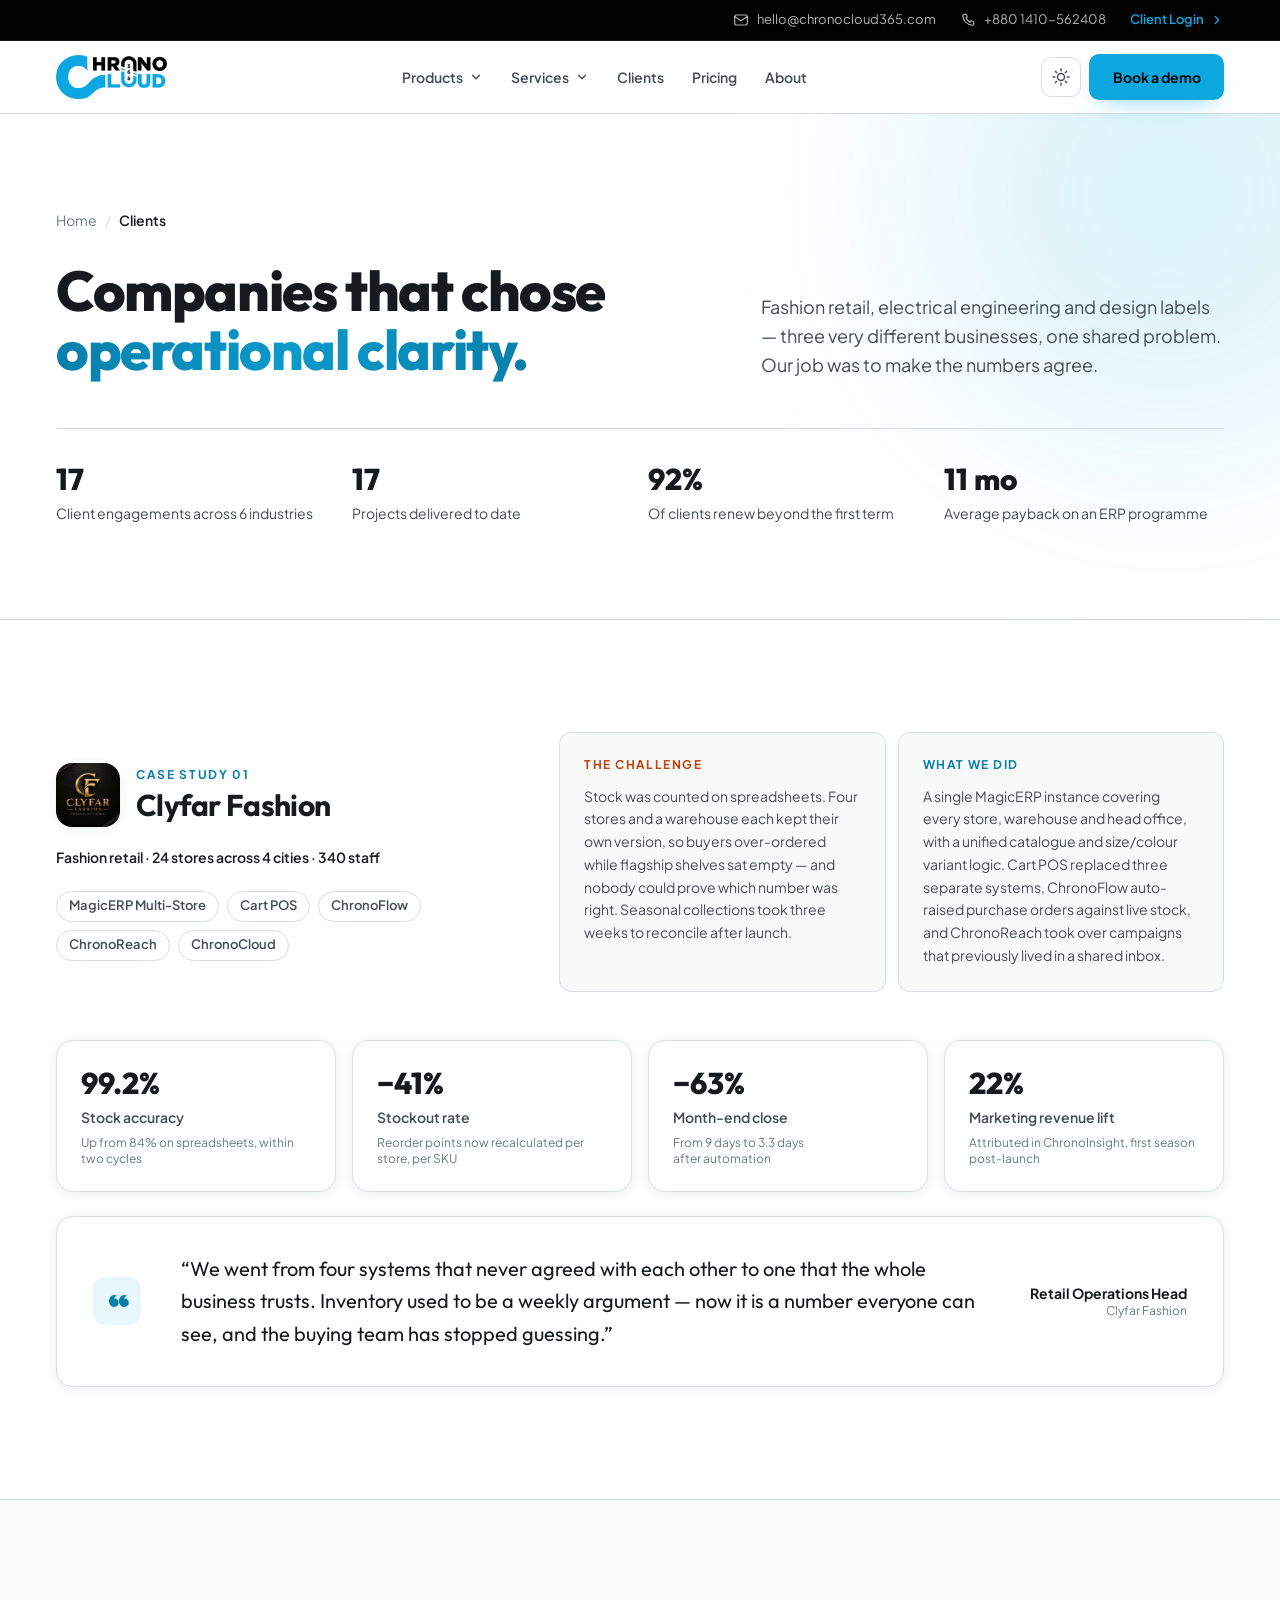
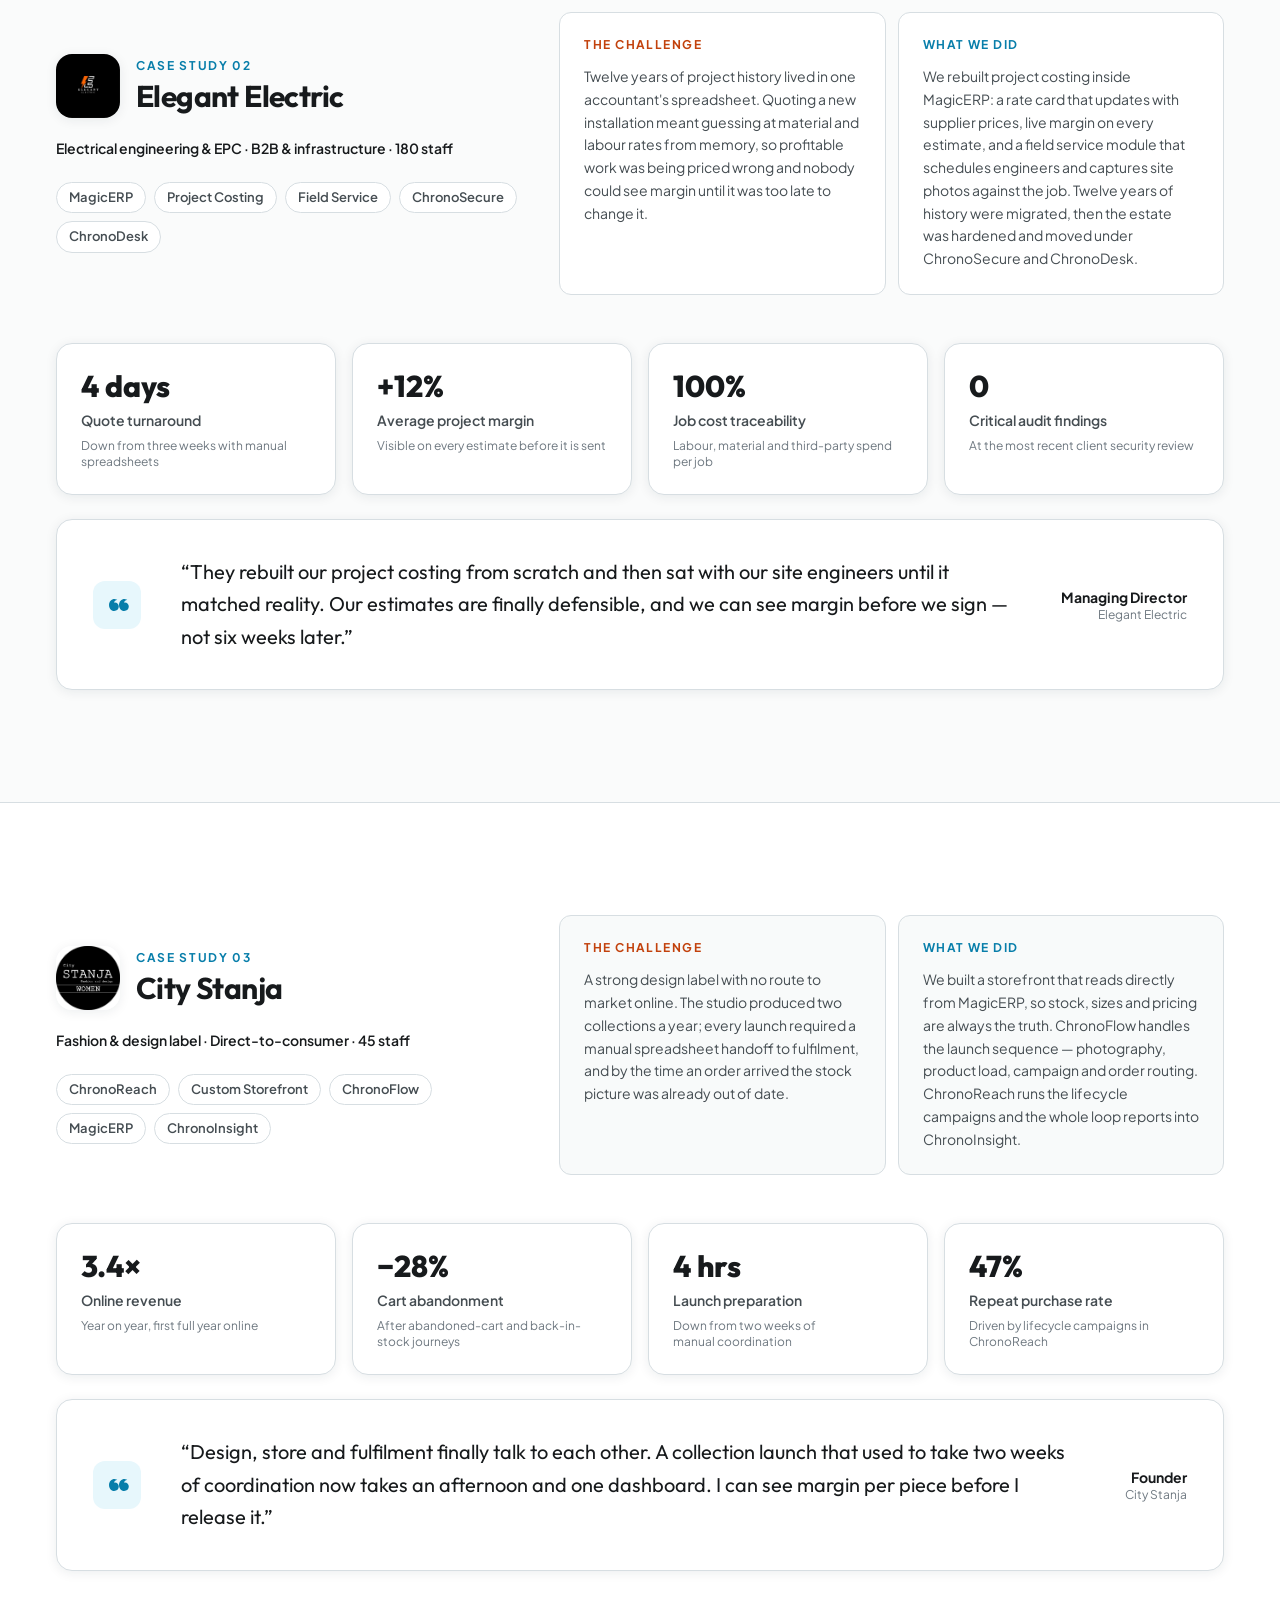
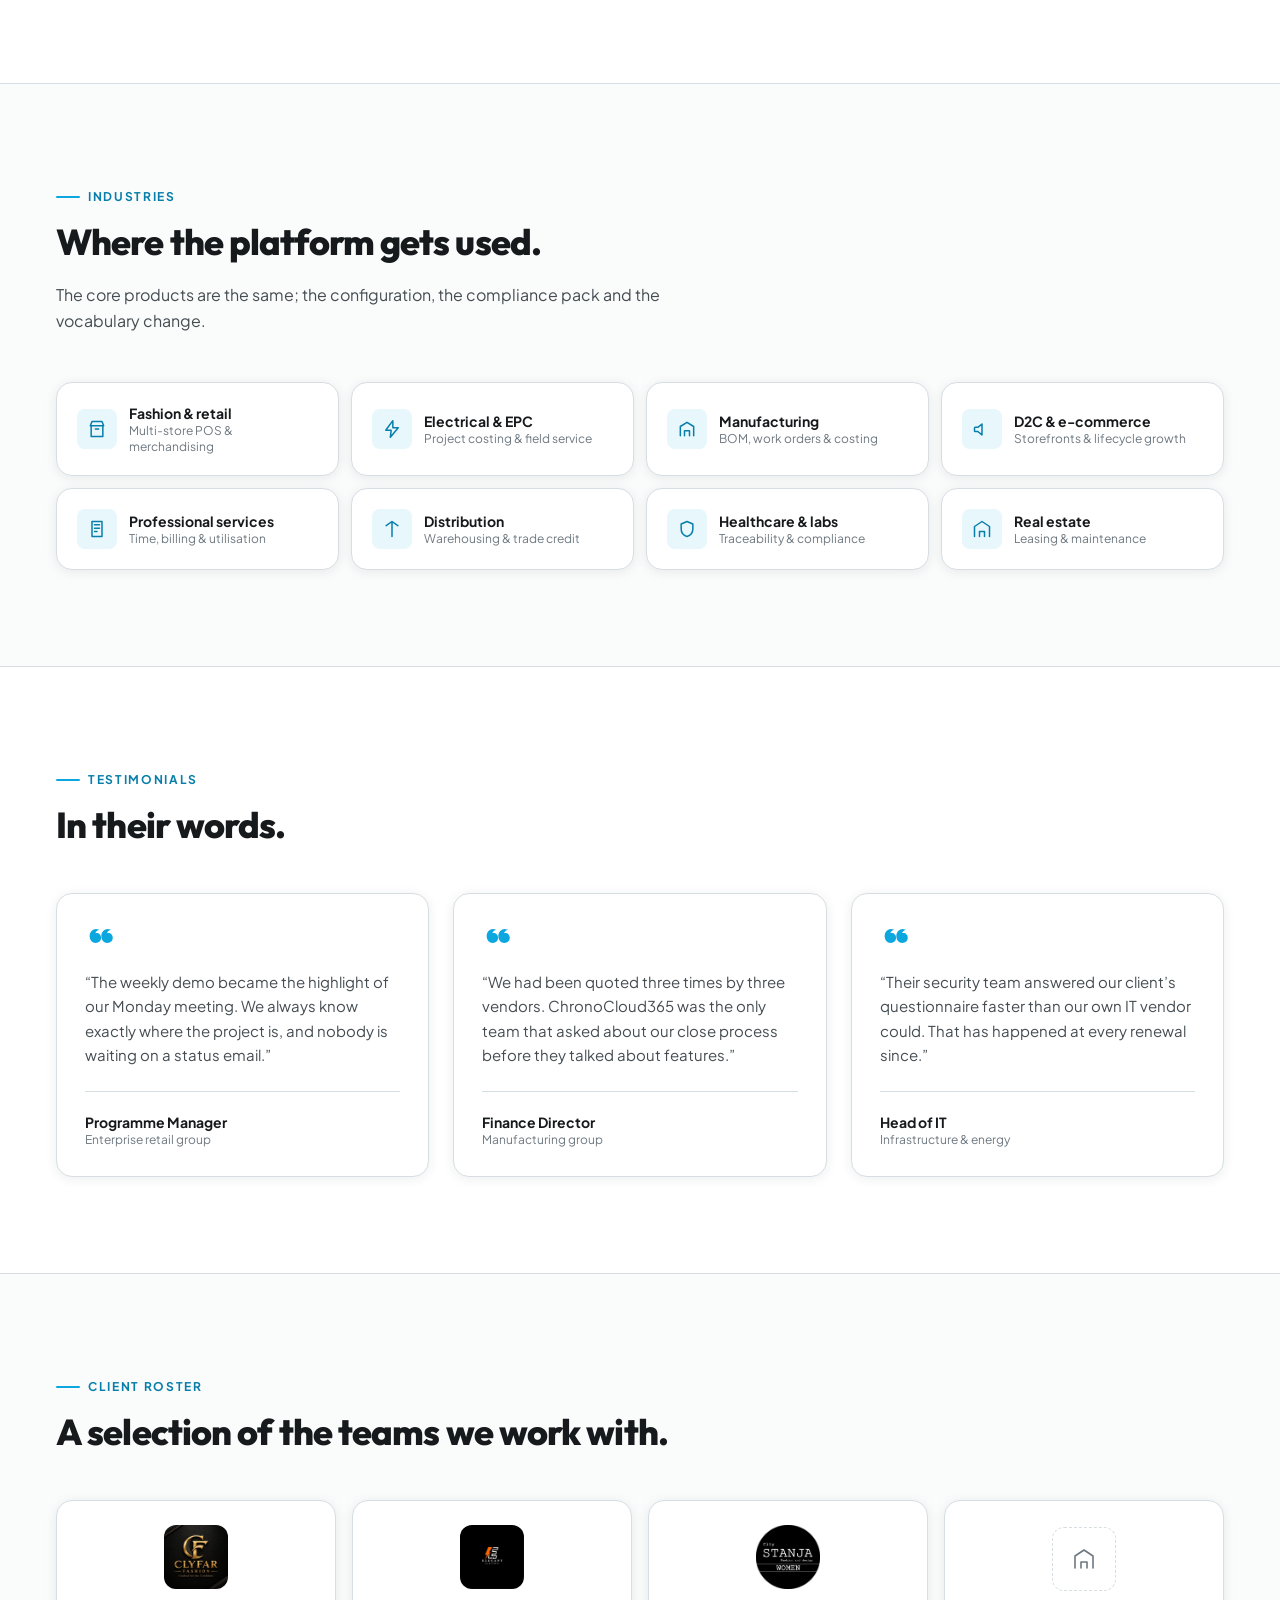
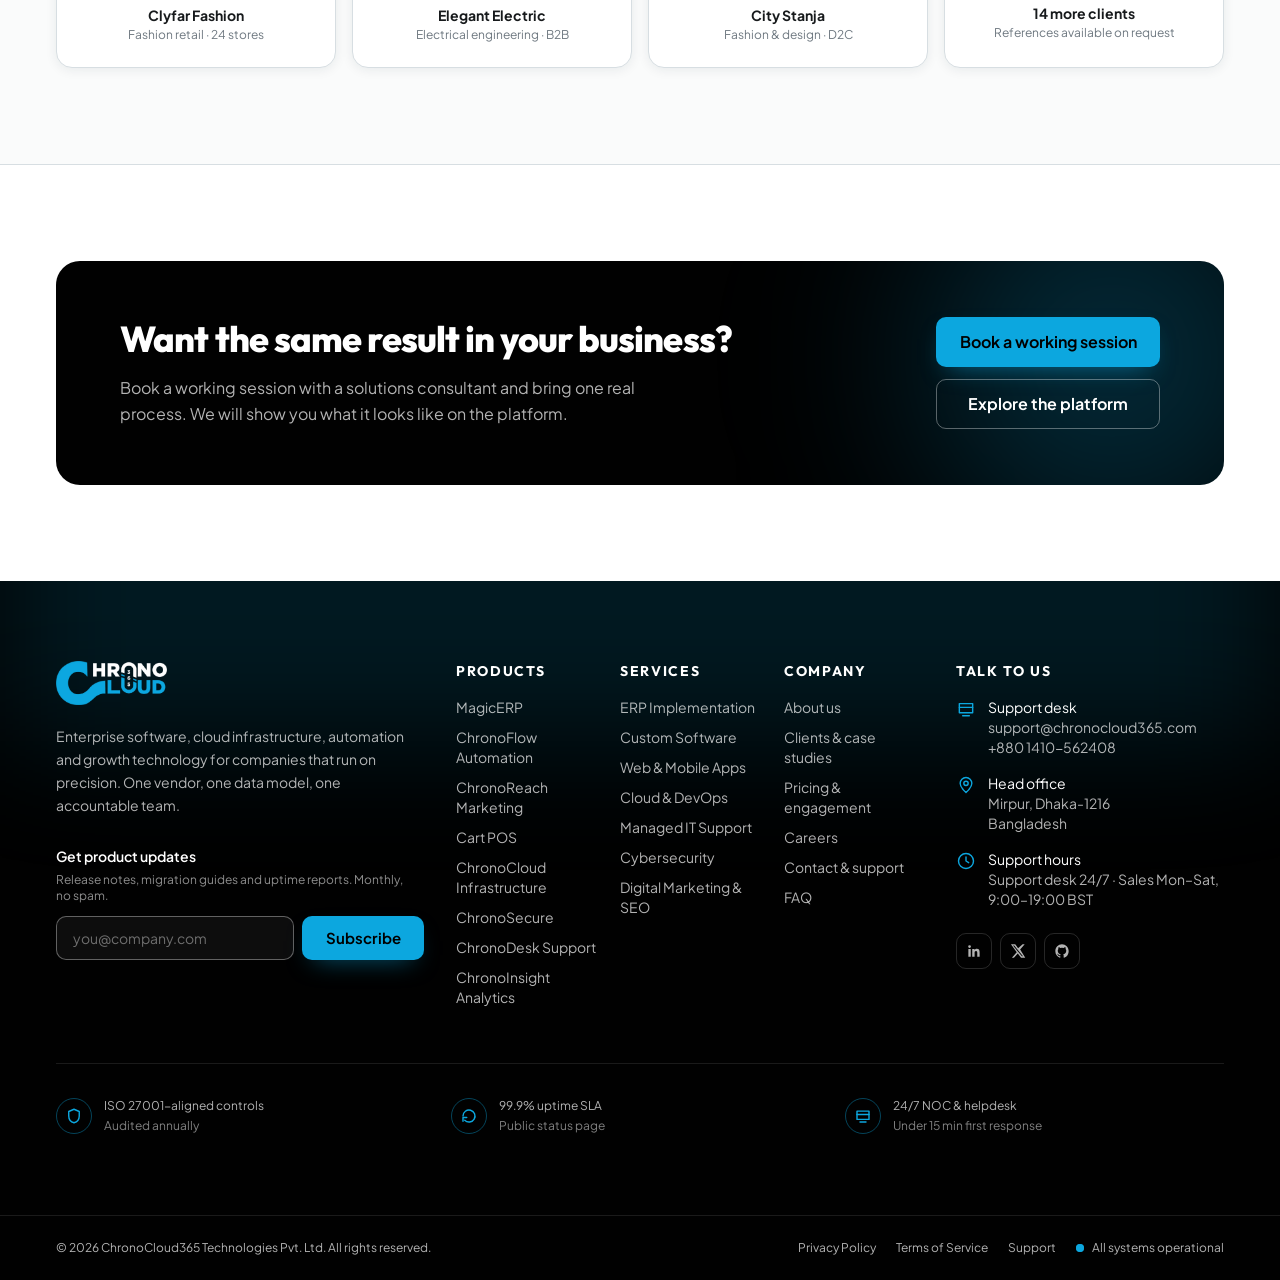
<file: clients.html>
<!doctype html>
<html lang="en" class="scroll-pt-24">
<head>
<meta charset="utf-8" />
<meta name="viewport" content="width=device-width, initial-scale=1" />
<title>Clients &amp; Case Studies - Clyfar Fashion, Elegant Electric, City Stanja | ChronoCloud365</title>
<meta name="description" content="Client results from ChronoCloud365 engagements with Clyfar Fashion, Elegant Electric and City Stanja, plus measurable outcomes across fashion, retail, engineering and D2C." />
<meta name="theme-color" content="#FFFFFF" />
<meta name="author" content="ChronoCloud365 Technologies Pvt. Ltd." />
<link rel="canonical" href="https://www.chronocloud365.com/clients" />

<meta property="og:type" content="website" />
<meta property="og:site_name" content="ChronoCloud365" />
<meta property="og:title" content="Clients &amp; Case Studies - Clyfar Fashion, Elegant Electric, City Stanja | ChronoCloud365" />
<meta property="og:description" content="Client results from ChronoCloud365 engagements with Clyfar Fashion, Elegant Electric and City Stanja, plus measurable outcomes across fashion, retail, engineering and D2C." />
<meta property="og:url" content="https://www.chronocloud365.com/clients" />
<meta property="og:image" content="https://www.chronocloud365.com/assets/img/og-cover.png" />
<meta name="twitter:card" content="summary_large_image" />
<meta name="twitter:title" content="Clients &amp; Case Studies - Clyfar Fashion, Elegant Electric, City Stanja | ChronoCloud365" />
<meta name="twitter:description" content="Client results from ChronoCloud365 engagements with Clyfar Fashion, Elegant Electric and City Stanja, plus measurable outcomes across fashion, retail, engineering and D2C." />
<meta name="twitter:image" content="https://www.chronocloud365.com/assets/img/og-cover.png" />

<link rel="icon" href="assets/favicon.ico" sizes="any" />
<link rel="icon" type="image/png" href="assets/img/favicon.png" />
<link rel="apple-touch-icon" href="assets/img/favicon.png" />

<link rel="preconnect" href="https://fonts.googleapis.com" />
<link rel="preconnect" href="https://fonts.gstatic.com" crossorigin />
<link href="https://fonts.googleapis.com/css2?family=Outfit:wght@400;500;600;700;800&family=Plus+Jakarta+Sans:wght@400;500;600;700;800&display=swap" rel="stylesheet" />
<!-- Noto Sans Bengali, subset to the taka sign (U+09F3) only - 4 KB, and the
     only way the currency symbol renders on devices without a Bengali font. -->
<link href="https://fonts.googleapis.com/css2?family=Noto+Sans+Bengali:wght@400;500;600;700;800&text=%E0%A7%B3&display=swap" rel="stylesheet" />
<link rel="stylesheet" href="assets/css/styles.css" />

<!-- Apply the theme before first paint so theme-swapped assets (such as the
     wordmark) never flash the wrong variant. -->
<script>
(function () {
  try {
    var stored = localStorage.getItem("cc-theme");
    var forced = new URLSearchParams(window.location.search).get("theme");
    var theme =
      forced === "dark" || forced === "light"
        ? forced
        : stored || (window.matchMedia("(prefers-color-scheme: dark)").matches ? "dark" : "light");
    document.documentElement.setAttribute("data-theme", theme);
    var meta = document.querySelector('meta[name="theme-color"]');
    if (meta) meta.setAttribute("content", theme === "dark" ? "#101619" : "#FFFFFF");
  } catch (e) {}
})();
</script>

<script type="application/ld+json">
{
  "@context": "https://schema.org",
  "@type": "Organization",
  "name": "ChronoCloud365 Technologies Pvt. Ltd.",
  "alternateName": "ChronoCloud365",
  "url": "https://www.chronocloud365.com/",
  "logo": "https://www.chronocloud365.com/assets/img/logo.png",
  "image": "https://www.chronocloud365.com/assets/img/og-cover.png",
  "description": "Enterprise software, workflow automation, marketing technology and managed cloud infrastructure for mid-market and enterprise teams.",
  "email": "hello@chronocloud365.com",
  "telephone": "+880-1410-562408",
  "foundingDate": "2014",
  "address": {
    "@type": "PostalAddress",
    "streetAddress": "Mirpur",
    "addressLocality": "Dhaka",
    "addressRegion": "Dhaka",
    "postalCode": "1216",
    "addressCountry": "BD"
  },
  "areaServed": ["BD", "IN", "AE", "GB", "US"],
  "knowsAbout": ["ERP", "Workflow Automation", "Marketing Technology", "Cloud Infrastructure", "Cybersecurity", "ITSM"],
  "contactPoint": [
    { "@type": "ContactPoint", "contactType": "sales", "email": "sales@chronocloud365.com", "telephone": "+880-1410-562408", "availableLanguage": ["English", "Bengali"] },
    { "@type": "ContactPoint", "contactType": "technical support", "email": "support@chronocloud365.com", "telephone": "+880-1410-562408", "availableLanguage": ["English", "Bengali"], "hoursAvailable": [{ "@type": "OpeningHoursSpecification", "dayOfWeek": ["Monday","Tuesday","Wednesday","Thursday","Friday","Saturday","Sunday"], "opens": "00:00", "closes": "23:59" }] }
  ]
}
</script>

</head>
<body class="bg-bg antialiased">
<a href="#main" class="sr-only focus:not-sr-only focus:absolute focus:left-4 focus:top-4 focus:z-[100] focus:rounded-brand focus:bg-brand focus:px-4 focus:py-2 focus:text-sm focus:font-semibold focus:text-black">Skip to main content</a>

<header id="site-header" class="sticky top-0 z-50">
  <!-- Utility strip -->
  <div class="hidden border-b border-white/10 bg-[#010101] text-white lg:block">
    <div class="container-page flex h-10 items-center justify-end gap-6 text-[13px]">
      <a href="mailto:hello@chronocloud365.com" class="flex items-center gap-2 text-white/70 transition-colors duration-200 hover:text-brand">
        <svg class="h-4 w-4" viewBox="0 0 24 24" fill="none" stroke="currentColor" stroke-width="1.8" aria-hidden="true">
          <rect x="2.5" y="4.5" width="19" height="15" rx="2.5" stroke-linecap="round" stroke-linejoin="round" />
          <path d="m3 7 9 6 9-6" stroke-linecap="round" stroke-linejoin="round" />
        </svg>
        hello@chronocloud365.com
      </a>
      <a href="tel:+8801410562408" class="flex items-center gap-2 text-white/70 transition-colors duration-200 hover:text-brand">
        <svg class="h-4 w-4" viewBox="0 0 24 24" fill="none" stroke="currentColor" stroke-width="1.8" aria-hidden="true">
          <path d="M6.6 3.5h2.7l1.5 3.9-2 1.4a12.5 12.5 0 0 0 6.4 6.4l1.4-2 3.9 1.5v2.7a2.5 2.5 0 0 1-2.7 2.5A16.5 16.5 0 0 1 4.1 6.2 2.5 2.5 0 0 1 6.6 3.5Z" stroke-linecap="round" stroke-linejoin="round" />
        </svg>
        +880 1410-562408
      </a>
      <a href="contact.html" class="flex items-center gap-1.5 font-semibold text-brand transition-colors duration-200 hover:text-white">
        Client Login
        <svg class="h-3.5 w-3.5" viewBox="0 0 24 24" fill="none" stroke="currentColor" stroke-width="2.2" aria-hidden="true">
          <path d="m9 6 6 6-6 6" stroke-linecap="round" stroke-linejoin="round" />
        </svg>
      </a>
    </div>
  </div>

  <!-- Main bar -->
  <div class="border-b border-line bg-bg/90 backdrop-blur-md transition-shadow duration-300" data-nav-bar>
    <div class="container-page flex h-16 items-center justify-between gap-4 lg:h-[4.5rem]">
      <a href="index.html" class="flex shrink-0 items-center gap-2.5" aria-label="ChronoCloud365 home">
        <!-- The wordmark swaps with the theme: black-on-transparent in light mode,
             white-on-transparent in dark mode. -->
        <picture class="block dark:hidden">
          <source srcset="assets/img/logo.webp" type="image/webp" />
          <img src="assets/img/logo.png" alt="ChronoCloud365" width="112" height="44" class="h-10 w-auto lg:h-11" />
        </picture>
        <picture class="hidden dark:block">
          <source srcset="assets/img/logo-on-dark.webp" type="image/webp" />
          <img src="assets/img/logo-on-dark.png" alt="ChronoCloud365" width="112" height="44" class="h-10 w-auto lg:h-11" />
        </picture>
      </a>

      <!-- Desktop navigation -->
      <nav class="hidden items-center gap-1 lg:flex" aria-label="Primary">
        <div class="relative" data-dropdown>
          <button type="button" class="flex items-center gap-1.5 rounded-brand px-3 py-2 text-sm font-semibold transition-colors duration-200 hover:bg-surface-muted hover:text-heading" data-dropdown-trigger aria-expanded="false">
            Products
            <svg class="h-3.5 w-3.5 transition-transform duration-200" data-chevron viewBox="0 0 24 24" fill="none" stroke="currentColor" stroke-width="2.4" aria-hidden="true">
              <path d="m6 9 6 6 6-6" stroke-linecap="round" stroke-linejoin="round" />
            </svg>
          </button>
          <div class="invisible absolute left-1/2 top-full z-50 w-[46rem] -translate-x-1/2 translate-y-1 pt-3 opacity-0 transition-all duration-200" data-dropdown-panel>
            <div class="grid grid-cols-3 gap-1 rounded-2xl border border-line bg-surface p-2 shadow-[0_24px_60px_-24px_rgb(16_35_45/35%)]">
              <div class="rounded-xl p-3">
                <p class="px-2 pb-2 text-[11px] font-bold uppercase tracking-[0.14em] text-muted">Business software</p>
                <a href="products.html#magic-erp" class="group flex gap-3 rounded-lg p-2 transition-colors duration-200 hover:bg-surface-muted">
                  <span class="mt-0.5 flex h-8 w-8 shrink-0 items-center justify-center rounded-lg bg-brand-soft text-brand-deep">
                    <svg class="h-4.5 w-4.5" viewBox="0 0 24 24" fill="none" stroke="currentColor" stroke-width="1.8" aria-hidden="true">
                      <rect x="3" y="3" width="7" height="7" rx="1.5" /><rect x="14" y="3" width="7" height="7" rx="1.5" /><rect x="3" y="14" width="7" height="7" rx="1.5" /><rect x="14" y="14" width="7" height="7" rx="1.5" />
                    </svg>
                  </span>
                  <span>
                    <span class="block text-sm font-semibold text-heading">MagicERP</span>
                    <span class="block text-xs leading-snug text-muted">Operations suite for sales, stock, finance and people</span>
                  </span>
                </a>
                <a href="products.html#chronoflow" class="group flex gap-3 rounded-lg p-2 transition-colors duration-200 hover:bg-surface-muted">
                  <span class="mt-0.5 flex h-8 w-8 shrink-0 items-center justify-center rounded-lg bg-brand-soft text-brand-deep">
                    <svg class="h-4.5 w-4.5" viewBox="0 0 24 24" fill="none" stroke="currentColor" stroke-width="1.8" aria-hidden="true">
                      <path d="M13 2 4.5 13.5H11L10 22l9.5-11.5H13L13 2Z" stroke-linecap="round" stroke-linejoin="round" />
                    </svg>
                  </span>
                  <span>
                    <span class="block text-sm font-semibold text-heading">ChronoFlow</span>
                    <span class="block text-xs leading-snug text-muted">No-code workflow and RPA automation</span>
                  </span>
                </a>
                <a href="products.html#chronoreach" class="group flex gap-3 rounded-lg p-2 transition-colors duration-200 hover:bg-surface-muted">
                  <span class="mt-0.5 flex h-8 w-8 shrink-0 items-center justify-center rounded-lg bg-brand-soft text-brand-deep">
                    <svg class="h-4.5 w-4.5" viewBox="0 0 24 24" fill="none" stroke="currentColor" stroke-width="1.8" aria-hidden="true">
                      <path d="M3 11v3a1 1 0 0 0 1 1h3l5 4V6L7 10H4a1 1 0 0 0-1 1Z" stroke-linecap="round" stroke-linejoin="round" />
                      <path d="M17 8.5a5 5 0 0 1 0 7" stroke-linecap="round" />
                    </svg>
                  </span>
                  <span>
                    <span class="block text-sm font-semibold text-heading">ChronoReach</span>
                    <span class="block text-xs leading-snug text-muted">Marketing, campaigns, SEO and lead capture</span>
                  </span>
                </a>
                <a href="products.html#cart-pos" class="group flex gap-3 rounded-lg p-2 transition-colors duration-200 hover:bg-surface-muted">
                  <span class="mt-0.5 flex h-8 w-8 shrink-0 items-center justify-center rounded-lg bg-brand-soft text-brand-deep">
                    <svg class="h-4.5 w-4.5" viewBox="0 0 24 24" fill="none" stroke="currentColor" stroke-width="1.8" aria-hidden="true">
                      <path d="M2.5 3.5h2.2l2.2 10.4a1.5 1.5 0 0 0 1.5 1.2h8.4a1.5 1.5 0 0 0 1.5-1.2l1.4-6.3H5.8" stroke-linecap="round" stroke-linejoin="round" />
                      <circle cx="9.5" cy="19" r="1.3" /><circle cx="17" cy="19" r="1.3" />
                    </svg>
                  </span>
                  <span>
                    <span class="block text-sm font-semibold text-heading">Cart POS</span>
                    <span class="block text-xs leading-snug text-muted">Unified cart and point of sale for retail</span>
                  </span>
                </a>
              </div>

              <div class="rounded-xl p-3">
                <p class="px-2 pb-2 text-[11px] font-bold uppercase tracking-[0.14em] text-muted">Managed services</p>
                <a href="products.html#chronocloud" class="group flex gap-3 rounded-lg p-2 transition-colors duration-200 hover:bg-surface-muted">
                  <span class="mt-0.5 flex h-8 w-8 shrink-0 items-center justify-center rounded-lg bg-surface-muted text-heading">
                    <svg class="h-4.5 w-4.5" viewBox="0 0 24 24" fill="none" stroke="currentColor" stroke-width="1.8" aria-hidden="true">
                      <path d="M7 18a4 4 0 1 1 .9-7.9A5.5 5.5 0 0 1 18.6 12 3.5 3.5 0 0 1 17.5 18H7Z" stroke-linecap="round" stroke-linejoin="round" />
                    </svg>
                  </span>
                  <span>
                    <span class="block text-sm font-semibold text-heading">ChronoCloud</span>
                    <span class="block text-xs leading-snug text-muted">Managed cloud, DevOps and infrastructure</span>
                  </span>
                </a>
                <a href="products.html#chronosecure" class="group flex gap-3 rounded-lg p-2 transition-colors duration-200 hover:bg-surface-muted">
                  <span class="mt-0.5 flex h-8 w-8 shrink-0 items-center justify-center rounded-lg bg-surface-muted text-heading">
                    <svg class="h-4.5 w-4.5" viewBox="0 0 24 24" fill="none" stroke="currentColor" stroke-width="1.8" aria-hidden="true">
                      <path d="M12 3 5 6v6c0 4.2 2.9 7.9 7 9 4.1-1.1 7-4.8 7-9V6l-7-3Z" stroke-linecap="round" stroke-linejoin="round" />
                      <path d="M9.5 12.5 11.5 14.5 15 11" stroke-linecap="round" stroke-linejoin="round" />
                    </svg>
                  </span>
                  <span>
                    <span class="block text-sm font-semibold text-heading">ChronoSecure</span>
                    <span class="block text-xs leading-snug text-muted">Managed security and compliance</span>
                  </span>
                </a>
                <a href="products.html#chronodesk" class="group flex gap-3 rounded-lg p-2 transition-colors duration-200 hover:bg-surface-muted">
                  <span class="mt-0.5 flex h-8 w-8 shrink-0 items-center justify-center rounded-lg bg-surface-muted text-heading">
                    <svg class="h-4.5 w-4.5" viewBox="0 0 24 24" fill="none" stroke="currentColor" stroke-width="1.8" aria-hidden="true">
                      <path d="M4 5.5h16v11H4z" stroke-linecap="round" stroke-linejoin="round" />
                      <path d="M4 10h16M8 20h8" stroke-linecap="round" stroke-linejoin="round" />
                    </svg>
                  </span>
                  <span>
                    <span class="block text-sm font-semibold text-heading">ChronoDesk</span>
                    <span class="block text-xs leading-snug text-muted">Helpdesk, ITSM and remote support</span>
                  </span>
                </a>
                <a href="products.html#chronoinsight" class="group flex gap-3 rounded-lg p-2 transition-colors duration-200 hover:bg-surface-muted">
                  <span class="mt-0.5 flex h-8 w-8 shrink-0 items-center justify-center rounded-lg bg-surface-muted text-heading">
                    <svg class="h-4.5 w-4.5" viewBox="0 0 24 24" fill="none" stroke="currentColor" stroke-width="1.8" aria-hidden="true">
                      <path d="M4 20V10M10 20V4M16 20v-7M22 20H2" stroke-linecap="round" stroke-linejoin="round" />
                    </svg>
                  </span>
                  <span>
                    <span class="block text-sm font-semibold text-heading">ChronoInsight</span>
                    <span class="block text-xs leading-snug text-muted">Dashboards, forecasting and analytics</span>
                  </span>
                </a>
              </div>

              <div class="flex flex-col rounded-xl bg-surface-tint p-3">
                <p class="px-2 pb-2 text-[11px] font-bold uppercase tracking-[0.14em] text-brand-deep">One platform</p>
                <p class="px-2 text-sm font-semibold text-heading">Every product shares one data model, one login and one audit trail.</p>
                <ul class="mt-3 grid gap-2 px-2 text-[13px] text-body">
                  <li class="flex items-start gap-2"><svg class="mt-0.5 h-4 w-4 shrink-0 text-brand" viewBox="0 0 24 24" fill="none" stroke="currentColor" stroke-width="2.4" aria-hidden="true"><path d="m5 12 4 4L19 6" stroke-linecap="round" stroke-linejoin="round" /></svg>Single sign-on across all modules</li>
                  <li class="flex items-start gap-2"><svg class="mt-0.5 h-4 w-4 shrink-0 text-brand" viewBox="0 0 24 24" fill="none" stroke="currentColor" stroke-width="2.4" aria-hidden="true"><path d="m5 12 4 4L19 6" stroke-linecap="round" stroke-linejoin="round" /></svg>Open REST &amp; webhook APIs</li>
                  <li class="flex items-start gap-2"><svg class="mt-0.5 h-4 w-4 shrink-0 text-brand" viewBox="0 0 24 24" fill="none" stroke="currentColor" stroke-width="2.4" aria-hidden="true"><path d="m5 12 4 4L19 6" stroke-linecap="round" stroke-linejoin="round" /></svg>Deploy cloud, on-premise or hybrid</li>
                </ul>
                <a href="contact.html?demo=1" class="btn btn-primary mt-4 w-full text-sm">Book a live demo</a>
              </div>
            </div>
          </div>
        </div>

        <div class="relative" data-dropdown>
          <button type="button" class="flex items-center gap-1.5 rounded-brand px-3 py-2 text-sm font-semibold transition-colors duration-200 hover:bg-surface-muted hover:text-heading" data-dropdown-trigger aria-expanded="false">
            Services
            <svg class="h-3.5 w-3.5 transition-transform duration-200" data-chevron viewBox="0 0 24 24" fill="none" stroke="currentColor" stroke-width="2.4" aria-hidden="true">
              <path d="m6 9 6 6 6-6" stroke-linecap="round" stroke-linejoin="round" />
            </svg>
          </button>
          <div class="invisible absolute left-1/2 top-full z-50 w-[38rem] -translate-x-1/2 translate-y-1 pt-3 opacity-0 transition-all duration-200" data-dropdown-panel>
            <div class="grid grid-cols-2 gap-1 rounded-2xl border border-line bg-surface p-2 shadow-[0_24px_60px_-24px_rgb(16_35_45/35%)]">
              <div class="rounded-xl p-3">
                <p class="px-2 pb-2 text-[11px] font-bold uppercase tracking-[0.14em] text-muted">Consulting &amp; delivery</p>
                <a href="services.html#implementation" class="block rounded-lg px-2 py-1.5 text-sm font-medium text-heading transition-colors duration-200 hover:bg-surface-muted hover:text-brand-deep">ERP Implementation &amp; Consulting</a>
                <a href="services.html#custom-software" class="block rounded-lg px-2 py-1.5 text-sm font-medium text-heading transition-colors duration-200 hover:bg-surface-muted hover:text-brand-deep">Custom Software Development</a>
                <a href="services.html#app-development" class="block rounded-lg px-2 py-1.5 text-sm font-medium text-heading transition-colors duration-200 hover:bg-surface-muted hover:text-brand-deep">Web &amp; Mobile App Development</a>
                <a href="services.html#design" class="block rounded-lg px-2 py-1.5 text-sm font-medium text-heading transition-colors duration-200 hover:bg-surface-muted hover:text-brand-deep">UI/UX &amp; Product Design</a>
                <a href="services.html#qa" class="block rounded-lg px-2 py-1.5 text-sm font-medium text-heading transition-colors duration-200 hover:bg-surface-muted hover:text-brand-deep">QA, Testing &amp; Release Engineering</a>
                <a href="services.html#consulting" class="block rounded-lg px-2 py-1.5 text-sm font-medium text-heading transition-colors duration-200 hover:bg-surface-muted hover:text-brand-deep">Digital Transformation Strategy</a>
              </div>
              <div class="rounded-xl p-3">
                <p class="px-2 pb-2 text-[11px] font-bold uppercase tracking-[0.14em] text-muted">Operations &amp; growth</p>
                <a href="services.html#cloud" class="block rounded-lg px-2 py-1.5 text-sm font-medium text-heading transition-colors duration-200 hover:bg-surface-muted hover:text-brand-deep">Cloud Migration &amp; DevOps</a>
                <a href="services.html#managed-it" class="block rounded-lg px-2 py-1.5 text-sm font-medium text-heading transition-colors duration-200 hover:bg-surface-muted hover:text-brand-deep">Managed IT &amp; 24/7 Support</a>
                <a href="services.html#security" class="block rounded-lg px-2 py-1.5 text-sm font-medium text-heading transition-colors duration-200 hover:bg-surface-muted hover:text-brand-deep">Cybersecurity &amp; Compliance</a>
                <a href="services.html#integration" class="block rounded-lg px-2 py-1.5 text-sm font-medium text-heading transition-colors duration-200 hover:bg-surface-muted hover:text-brand-deep">Data Migration &amp; Integration</a>
                <a href="services.html#marketing" class="block rounded-lg px-2 py-1.5 text-sm font-medium text-heading transition-colors duration-200 hover:bg-surface-muted hover:text-brand-deep">Digital Marketing &amp; SEO</a>
                <a href="services.html#training" class="block rounded-lg px-2 py-1.5 text-sm font-medium text-heading transition-colors duration-200 hover:bg-surface-muted hover:text-brand-deep">Training &amp; Enablement</a>
              </div>
            </div>
          </div>
        </div>

        <a href="clients.html" class="rounded-brand px-3 py-2 text-sm font-semibold text-body transition-colors duration-200 hover:bg-surface-muted hover:text-heading">Clients</a>
        <a href="pricing.html" class="rounded-brand px-3 py-2 text-sm font-semibold text-body transition-colors duration-200 hover:bg-surface-muted hover:text-heading">Pricing</a>
        <a href="about.html" class="rounded-brand px-3 py-2 text-sm font-semibold text-body transition-colors duration-200 hover:bg-surface-muted hover:text-heading">About</a>
      </nav>

      <div class="flex items-center gap-2">
        <button type="button" class="flex h-10 w-10 cursor-pointer items-center justify-center rounded-brand border border-line text-body transition-colors duration-200 hover:bg-surface-muted hover:text-heading" data-theme-toggle aria-label="Toggle dark mode">
          <svg class="h-5 w-5 dark:hidden" viewBox="0 0 24 24" fill="none" stroke="currentColor" stroke-width="1.8" aria-hidden="true">
            <circle cx="12" cy="12" r="4.2" />
            <path d="M12 2.5v2M12 19.5v2M2.5 12h2M19.5 12h2M5.3 5.3l1.4 1.4M17.3 17.3l1.4 1.4M18.7 5.3l-1.4 1.4M6.7 17.3l-1.4 1.4" stroke-linecap="round" />
          </svg>
          <svg class="hidden h-5 w-5 dark:block" viewBox="0 0 24 24" fill="none" stroke="currentColor" stroke-width="1.8" aria-hidden="true">
            <path d="M20 14.5A8.5 8.5 0 0 1 9.5 4a8.5 8.5 0 1 0 10.5 10.5Z" stroke-linecap="round" stroke-linejoin="round" />
          </svg>
        </button>

        <a href="contact.html?demo=1" class="btn btn-primary hidden text-sm sm:inline-flex">Book a demo</a>

        <button type="button" class="flex h-10 w-10 cursor-pointer items-center justify-center rounded-brand border border-line text-heading transition-colors duration-200 hover:bg-surface-muted lg:hidden" data-mobile-toggle aria-expanded="false" aria-controls="mobile-nav" aria-label="Open menu">
          <svg class="h-5 w-5" data-menu-open viewBox="0 0 24 24" fill="none" stroke="currentColor" stroke-width="2" aria-hidden="true">
            <path d="M4 7h16M4 12h16M4 17h16" stroke-linecap="round" />
          </svg>
          <svg class="hidden h-5 w-5" data-menu-close viewBox="0 0 24 24" fill="none" stroke="currentColor" stroke-width="2" aria-hidden="true">
            <path d="m6 6 12 12M18 6 6 18" stroke-linecap="round" />
          </svg>
        </button>
      </div>
    </div>
  </div>

  <!-- Mobile navigation -->
  <div id="mobile-nav" class="hidden max-h-[calc(100vh-4rem)] overflow-y-auto border-b border-line bg-bg lg:hidden">
    <nav class="container-page space-y-1 py-4" aria-label="Mobile">
      <a href="products.html" class="flex items-center justify-between rounded-brand px-3 py-2.5 text-[15px] font-semibold text-heading transition-colors duration-200 hover:bg-surface-muted">Products</a>
      <a href="services.html" class="flex items-center justify-between rounded-brand px-3 py-2.5 text-[15px] font-semibold text-heading transition-colors duration-200 hover:bg-surface-muted">Services</a>
      <a href="clients.html" class="flex items-center justify-between rounded-brand px-3 py-2.5 text-[15px] font-semibold text-heading transition-colors duration-200 hover:bg-surface-muted">Clients</a>
      <a href="pricing.html" class="flex items-center justify-between rounded-brand px-3 py-2.5 text-[15px] font-semibold text-heading transition-colors duration-200 hover:bg-surface-muted">Pricing</a>
      <a href="about.html" class="flex items-center justify-between rounded-brand px-3 py-2.5 text-[15px] font-semibold text-heading transition-colors duration-200 hover:bg-surface-muted">About</a>
      <a href="careers.html" class="flex items-center justify-between rounded-brand px-3 py-2.5 text-[15px] font-semibold text-heading transition-colors duration-200 hover:bg-surface-muted">Careers</a>
      <a href="contact.html" class="flex items-center justify-between rounded-brand px-3 py-2.5 text-[15px] font-semibold text-heading transition-colors duration-200 hover:bg-surface-muted">Contact</a>
      <div class="grid gap-2 pt-3">
        <a href="contact.html?demo=1" class="btn btn-primary w-full">Book a demo</a>
        <a href="contact.html" class="btn btn-secondary w-full">Talk to sales</a>
      </div>
      <div class="mt-4 space-y-1 border-t border-line pt-4 text-sm">
        <a href="mailto:hello@chronocloud365.com" class="flex items-center gap-2 rounded-brand px-3 py-2 text-body transition-colors duration-200 hover:bg-surface-muted">
          <svg class="h-4 w-4 text-brand" viewBox="0 0 24 24" fill="none" stroke="currentColor" stroke-width="1.8" aria-hidden="true"><rect x="2.5" y="4.5" width="19" height="15" rx="2.5" stroke-linecap="round" stroke-linejoin="round" /><path d="m3 7 9 6 9-6" stroke-linecap="round" stroke-linejoin="round" /></svg>
          hello@chronocloud365.com
        </a>
        <a href="tel:+8801410562408" class="flex items-center gap-2 rounded-brand px-3 py-2 text-body transition-colors duration-200 hover:bg-surface-muted">
          <svg class="h-4 w-4 text-brand" viewBox="0 0 24 24" fill="none" stroke="currentColor" stroke-width="1.8" aria-hidden="true"><path d="M6.6 3.5h2.7l1.5 3.9-2 1.4a12.5 12.5 0 0 0 6.4 6.4l1.4-2 3.9 1.5v2.7a2.5 2.5 0 0 1-2.7 2.5A16.5 16.5 0 0 1 4.1 6.2 2.5 2.5 0 0 1 6.6 3.5Z" stroke-linecap="round" stroke-linejoin="round" /></svg>
          +880 1410-562408
        </a>
      </div>
    </nav>
  </div>
</header>

<main id="main">

  <!-- ============================================================== HERO -->
  <section class="relative overflow-hidden border-b border-line bg-surface-mist">
    <div class="pointer-events-none absolute inset-0 grid-dots mask-fade-b opacity-70"></div>
    <div class="pointer-events-none absolute -right-32 -top-40 h-[30rem] w-[30rem] rounded-full bg-brand/15 blur-[110px]"></div>
    <div class="container-page relative py-16 lg:py-24">
      <nav aria-label="Breadcrumb" class="text-sm text-muted">
        <ol class="flex flex-wrap items-center gap-2">
          <li><a href="index.html" class="transition-colors duration-200 hover:text-brand-deep">Home</a></li>
          <li aria-hidden="true" class="text-line">/</li>
          <li><span class="font-semibold text-heading">Clients</span></li>
        </ol>
      </nav>

      <div class="mt-8 grid gap-10 lg:grid-cols-12 lg:items-end">
        <div class="lg:col-span-7">
          <h1 class="text-4xl font-extrabold tracking-tight sm:text-5xl lg:text-[3.5rem] lg:leading-[1.05]">
            Companies that chose<br /><span class="text-gradient-brand">operational clarity.</span>
          </h1>
        </div>
        <div class="lg:col-span-5">
          <p class="text-lg leading-relaxed text-body">
            Fashion retail, electrical engineering and design labels &mdash; three very different
            businesses, one shared problem. Our job was to make the numbers agree.
          </p>
        </div>
      </div>

      <div class="mt-12 grid gap-4 border-t border-line pt-8 sm:grid-cols-2 lg:grid-cols-4">
        <div>
          <p class="font-display text-3xl font-extrabold text-heading"><span data-count-to="17">17</span></p>
          <p class="mt-1.5 text-sm text-body">Client engagements across 6 industries</p>
        </div>
        <div>
          <p class="font-display text-3xl font-extrabold text-heading"><span data-count-to="17">17</span></p>
          <p class="mt-1.5 text-sm text-body">Projects delivered to date</p>
        </div>
        <div>
          <p class="font-display text-3xl font-extrabold text-heading"><span data-count-to="92" data-count-suffix="%">92%</span></p>
          <p class="mt-1.5 text-sm text-body">Of clients renew beyond the first term</p>
        </div>
        <div>
          <p class="font-display text-3xl font-extrabold text-heading"><span data-count-to="11" data-count-suffix=" mo">11 mo</span></p>
          <p class="mt-1.5 text-sm text-body">Average payback on an ERP programme</p>
        </div>
      </div>
    </div>
  </section>

  <!-- ======================================================= CLYFAR FASHION -->
  <section id="clyfar" class="scroll-mt-28 py-20 lg:py-28">
    <div class="container-page">
      <!-- Case header -->
      <div class="grid gap-10 lg:grid-cols-12 lg:items-center">
        <div class="lg:col-span-5">
          <div class="flex items-center gap-4">
            <img src="assets/img/client-clyfar.png" alt="Clyfar Fashion" width="72" height="72" class="h-16 w-16 rounded-2xl object-cover shadow-card" />
            <div>
              <p class="text-xs font-bold uppercase tracking-[0.14em] text-brand-deep">Case study 01</p>
              <h2 class="mt-1 font-display text-2xl font-bold sm:text-3xl">Clyfar Fashion</h2>
            </div>
          </div>
          <p class="mt-5 text-sm font-semibold text-heading">Fashion retail &middot; 24 stores across 4 cities &middot; 340 staff</p>
          <div class="mt-6 flex flex-wrap gap-2">
            <span class="chip">MagicERP Multi-Store</span>
            <span class="chip">Cart POS</span>
            <span class="chip">ChronoFlow</span>
            <span class="chip">ChronoReach</span>
            <span class="chip">ChronoCloud</span>
          </div>
        </div>

        <div class="lg:col-span-7">
          <div class="grid gap-3 sm:grid-cols-2">
            <div class="rounded-xl border border-line bg-surface-muted/50 p-6">
              <p class="text-xs font-bold uppercase tracking-[0.12em] text-danger">The challenge</p>
              <p class="mt-3 text-sm leading-relaxed text-body">
                Stock was counted on spreadsheets. Four stores and a warehouse each kept their own
                version, so buyers over-ordered while flagship shelves sat empty &mdash; and nobody
                could prove which number was right. Seasonal collections took three weeks to
                reconcile after launch.
              </p>
            </div>
            <div class="rounded-xl border border-line bg-surface-muted/50 p-6">
              <p class="text-xs font-bold uppercase tracking-[0.12em] text-brand-deep">What we did</p>
              <p class="mt-3 text-sm leading-relaxed text-body">
                A single MagicERP instance covering every store, warehouse and head office, with a
                unified catalogue and size/colour variant logic. Cart POS replaced three
                separate systems, ChronoFlow auto-raised purchase orders against live stock, and
                ChronoReach took over campaigns that previously lived in a shared inbox.
              </p>
            </div>
          </div>
        </div>
      </div>

      <!-- Results -->
      <div class="mt-12 grid gap-4 sm:grid-cols-2 lg:grid-cols-4">
        <div class="card card-hover p-6">
          <p class="font-display text-3xl font-extrabold text-heading">99.2%</p>
          <p class="mt-1.5 text-sm font-semibold text-body">Stock accuracy</p>
          <p class="mt-2 text-xs text-muted">Up from 84% on spreadsheets, within two cycles</p>
        </div>
        <div class="card card-hover p-6">
          <p class="font-display text-3xl font-extrabold text-heading">&minus;41%</p>
          <p class="mt-1.5 text-sm font-semibold text-body">Stockout rate</p>
          <p class="mt-2 text-xs text-muted">Reorder points now recalculated per store, per SKU</p>
        </div>
        <div class="card card-hover p-6">
          <p class="font-display text-3xl font-extrabold text-heading">&minus;63%</p>
          <p class="mt-1.5 text-sm font-semibold text-body">Month-end close</p>
          <p class="mt-2 text-xs text-muted">From 9 days to 3.3 days after automation</p>
        </div>
        <div class="card card-hover p-6">
          <p class="font-display text-3xl font-extrabold text-heading">22%</p>
          <p class="mt-1.5 text-sm font-semibold text-body">Marketing revenue lift</p>
          <p class="mt-2 text-xs text-muted">Attributed in ChronoInsight, first season post-launch</p>
        </div>
      </div>

      <!-- Quote -->
      <figure class="card mt-6 flex flex-col gap-6 p-7 lg:flex-row lg:items-center lg:gap-10 lg:p-9">
        <span class="flex h-12 w-12 shrink-0 items-center justify-center rounded-xl bg-brand-soft text-brand-deep">
          <svg class="h-6 w-6" viewBox="0 0 24 24" fill="currentColor" aria-hidden="true"><path d="M9.5 6C6.5 6 4 8.6 4 12c0 3.3 2.1 6 5.2 6 2.7 0 4.6-1.9 4.6-4.4 0-2.4-1.6-4.2-3.9-4.2-.5 0-.9.1-1 .2.3-1.4 1.8-2.6 3.4-2.9L9.5 6Zm10 0c-3 0-5.5 2.6-5.5 6 0 3.3 2.1 6 5.2 6 2.7 0 4.6-1.9 4.6-4.4 0-2.4-1.6-4.2-3.9-4.2-.5 0-.9.1-1 .2.3-1.4 1.8-2.6 3.4-2.9L19.5 6Z" /></svg>
        </span>
        <blockquote class="flex-1 font-display text-lg leading-relaxed text-heading lg:text-xl">
          &ldquo;We went from four systems that never agreed with each other to one that the whole
          business trusts. Inventory used to be a weekly argument &mdash; now it is a number everyone
          can see, and the buying team has stopped guessing.&rdquo;
        </blockquote>
        <figcaption class="shrink-0 lg:text-right">
          <p class="text-sm font-bold text-heading">Retail Operations Head</p>
          <p class="text-xs text-muted">Clyfar Fashion</p>
        </figcaption>
      </figure>
    </div>
  </section>

  <!-- ==================================================== ELEGANT ELECTRIC -->
  <section id="elegant" class="scroll-mt-28 border-y border-line bg-surface-muted/40 py-20 lg:py-28">
    <div class="container-page">
      <div class="grid gap-10 lg:grid-cols-12 lg:items-center">
        <div class="lg:col-span-5">
          <div class="flex items-center gap-4">
            <img src="assets/img/client-elegant.png" alt="Elegant Electric" width="72" height="72" class="h-16 w-16 rounded-2xl object-cover shadow-card" />
            <div>
              <p class="text-xs font-bold uppercase tracking-[0.14em] text-brand-deep">Case study 02</p>
              <h2 class="mt-1 font-display text-2xl font-bold sm:text-3xl">Elegant Electric</h2>
            </div>
          </div>
          <p class="mt-5 text-sm font-semibold text-heading">Electrical engineering &amp; EPC &middot; B2B &amp; infrastructure &middot; 180 staff</p>
          <div class="mt-6 flex flex-wrap gap-2">
            <span class="chip">MagicERP</span>
            <span class="chip">Project Costing</span>
            <span class="chip">Field Service</span>
            <span class="chip">ChronoSecure</span>
            <span class="chip">ChronoDesk</span>
          </div>
        </div>

        <div class="lg:col-span-7">
          <div class="grid gap-3 sm:grid-cols-2">
            <div class="rounded-xl border border-line bg-surface p-6">
              <p class="text-xs font-bold uppercase tracking-[0.12em] text-danger">The challenge</p>
              <p class="mt-3 text-sm leading-relaxed text-body">
                Twelve years of project history lived in one accountant's spreadsheet. Quoting a
                new installation meant guessing at material and labour rates from memory, so
                profitable work was being priced wrong and nobody could see margin until it was
                too late to change it.
              </p>
            </div>
            <div class="rounded-xl border border-line bg-surface p-6">
              <p class="text-xs font-bold uppercase tracking-[0.12em] text-brand-deep">What we did</p>
              <p class="mt-3 text-sm leading-relaxed text-body">
                We rebuilt project costing inside MagicERP: a rate card that updates with supplier
                prices, live margin on every estimate, and a field service module that schedules
                engineers and captures site photos against the job. Twelve years of history were
                migrated, then the estate was hardened and moved under ChronoSecure and
                ChronoDesk.
              </p>
            </div>
          </div>
        </div>
      </div>

      <div class="mt-12 grid gap-4 sm:grid-cols-2 lg:grid-cols-4">
        <div class="card card-hover p-6">
          <p class="font-display text-3xl font-extrabold text-heading">4 days</p>
          <p class="mt-1.5 text-sm font-semibold text-body">Quote turnaround</p>
          <p class="mt-2 text-xs text-muted">Down from three weeks with manual spreadsheets</p>
        </div>
        <div class="card card-hover p-6">
          <p class="font-display text-3xl font-extrabold text-heading">+12%</p>
          <p class="mt-1.5 text-sm font-semibold text-body">Average project margin</p>
          <p class="mt-2 text-xs text-muted">Visible on every estimate before it is sent</p>
        </div>
        <div class="card card-hover p-6">
          <p class="font-display text-3xl font-extrabold text-heading">100%</p>
          <p class="mt-1.5 text-sm font-semibold text-body">Job cost traceability</p>
          <p class="mt-2 text-xs text-muted">Labour, material and third-party spend per job</p>
        </div>
        <div class="card card-hover p-6">
          <p class="font-display text-3xl font-extrabold text-heading">0</p>
          <p class="mt-1.5 text-sm font-semibold text-body">Critical audit findings</p>
          <p class="mt-2 text-xs text-muted">At the most recent client security review</p>
        </div>
      </div>

      <figure class="card mt-6 flex flex-col gap-6 p-7 lg:flex-row lg:items-center lg:gap-10 lg:p-9">
        <span class="flex h-12 w-12 shrink-0 items-center justify-center rounded-xl bg-brand-soft text-brand-deep">
          <svg class="h-6 w-6" viewBox="0 0 24 24" fill="currentColor" aria-hidden="true"><path d="M9.5 6C6.5 6 4 8.6 4 12c0 3.3 2.1 6 5.2 6 2.7 0 4.6-1.9 4.6-4.4 0-2.4-1.6-4.2-3.9-4.2-.5 0-.9.1-1 .2.3-1.4 1.8-2.6 3.4-2.9L9.5 6Zm10 0c-3 0-5.5 2.6-5.5 6 0 3.3 2.1 6 5.2 6 2.7 0 4.6-1.9 4.6-4.4 0-2.4-1.6-4.2-3.9-4.2-.5 0-.9.1-1 .2.3-1.4 1.8-2.6 3.4-2.9L19.5 6Z" /></svg>
        </span>
        <blockquote class="flex-1 font-display text-lg leading-relaxed text-heading lg:text-xl">
          &ldquo;They rebuilt our project costing from scratch and then sat with our site engineers
          until it matched reality. Our estimates are finally defensible, and we can see margin
          before we sign &mdash; not six weeks later.&rdquo;
        </blockquote>
        <figcaption class="shrink-0 lg:text-right">
          <p class="text-sm font-bold text-heading">Managing Director</p>
          <p class="text-xs text-muted">Elegant Electric</p>
        </figcaption>
      </figure>
    </div>
  </section>

  <!-- ==================================================== CITY STANJA -->
  <section id="citystanja" class="scroll-mt-28 py-20 lg:py-28">
    <div class="container-page">
      <div class="grid gap-10 lg:grid-cols-12 lg:items-center">
        <div class="lg:col-span-5">
          <div class="flex items-center gap-4">
            <img src="assets/img/client-citystanja.png" alt="City Stanja" width="72" height="72" class="h-16 w-16 rounded-2xl object-cover shadow-card" />
            <div>
              <p class="text-xs font-bold uppercase tracking-[0.14em] text-brand-deep">Case study 03</p>
              <h2 class="mt-1 font-display text-2xl font-bold sm:text-3xl">City Stanja</h2>
            </div>
          </div>
          <p class="mt-5 text-sm font-semibold text-heading">Fashion &amp; design label &middot; Direct-to-consumer &middot; 45 staff</p>
          <div class="mt-6 flex flex-wrap gap-2">
            <span class="chip">ChronoReach</span>
            <span class="chip">Custom Storefront</span>
            <span class="chip">ChronoFlow</span>
            <span class="chip">MagicERP</span>
            <span class="chip">ChronoInsight</span>
          </div>
        </div>

        <div class="lg:col-span-7">
          <div class="grid gap-3 sm:grid-cols-2">
            <div class="rounded-xl border border-line bg-surface-muted/50 p-6">
              <p class="text-xs font-bold uppercase tracking-[0.12em] text-danger">The challenge</p>
              <p class="mt-3 text-sm leading-relaxed text-body">
                A strong design label with no route to market online. The studio produced two
                collections a year; every launch required a manual spreadsheet handoff to
                fulfilment, and by the time an order arrived the stock picture was already out of
                date.
              </p>
            </div>
            <div class="rounded-xl border border-line bg-surface-muted/50 p-6">
              <p class="text-xs font-bold uppercase tracking-[0.12em] text-brand-deep">What we did</p>
              <p class="mt-3 text-sm leading-relaxed text-body">
                We built a storefront that reads directly from MagicERP, so stock, sizes and
                pricing are always the truth. ChronoFlow handles the launch sequence &mdash;
                photography, product load, campaign and order routing. ChronoReach runs the
                lifecycle campaigns and the whole loop reports into ChronoInsight.
              </p>
            </div>
          </div>
        </div>
      </div>

      <div class="mt-12 grid gap-4 sm:grid-cols-2 lg:grid-cols-4">
        <div class="card card-hover p-6">
          <p class="font-display text-3xl font-extrabold text-heading">3.4&times;</p>
          <p class="mt-1.5 text-sm font-semibold text-body">Online revenue</p>
          <p class="mt-2 text-xs text-muted">Year on year, first full year online</p>
        </div>
        <div class="card card-hover p-6">
          <p class="font-display text-3xl font-extrabold text-heading">&minus;28%</p>
          <p class="mt-1.5 text-sm font-semibold text-body">Cart abandonment</p>
          <p class="mt-2 text-xs text-muted">After abandoned-cart and back-in-stock journeys</p>
        </div>
        <div class="card card-hover p-6">
          <p class="font-display text-3xl font-extrabold text-heading">4 hrs</p>
          <p class="mt-1.5 text-sm font-semibold text-body">Launch preparation</p>
          <p class="mt-2 text-xs text-muted">Down from two weeks of manual coordination</p>
        </div>
        <div class="card card-hover p-6">
          <p class="font-display text-3xl font-extrabold text-heading">47%</p>
          <p class="mt-1.5 text-sm font-semibold text-body">Repeat purchase rate</p>
          <p class="mt-2 text-xs text-muted">Driven by lifecycle campaigns in ChronoReach</p>
        </div>
      </div>

      <figure class="card mt-6 flex flex-col gap-6 p-7 lg:flex-row lg:items-center lg:gap-10 lg:p-9">
        <span class="flex h-12 w-12 shrink-0 items-center justify-center rounded-xl bg-brand-soft text-brand-deep">
          <svg class="h-6 w-6" viewBox="0 0 24 24" fill="currentColor" aria-hidden="true"><path d="M9.5 6C6.5 6 4 8.6 4 12c0 3.3 2.1 6 5.2 6 2.7 0 4.6-1.9 4.6-4.4 0-2.4-1.6-4.2-3.9-4.2-.5 0-.9.1-1 .2.3-1.4 1.8-2.6 3.4-2.9L9.5 6Zm10 0c-3 0-5.5 2.6-5.5 6 0 3.3 2.1 6 5.2 6 2.7 0 4.6-1.9 4.6-4.4 0-2.4-1.6-4.2-3.9-4.2-.5 0-.9.1-1 .2.3-1.4 1.8-2.6 3.4-2.9L19.5 6Z" /></svg>
        </span>
        <blockquote class="flex-1 font-display text-lg leading-relaxed text-heading lg:text-xl">
          &ldquo;Design, store and fulfilment finally talk to each other. A collection launch that
          used to take two weeks of coordination now takes an afternoon and one dashboard. I can see
          margin per piece before I release it.&rdquo;
        </blockquote>
        <figcaption class="shrink-0 lg:text-right">
          <p class="text-sm font-bold text-heading">Founder</p>
          <p class="text-xs text-muted">City Stanja</p>
        </figcaption>
      </figure>
    </div>
  </section>

  <!-- ========================================================= INDUSTRIES -->
  <section class="border-y border-line bg-surface-muted/40 py-20 lg:py-24">
    <div class="container-page">
      <div class="max-w-2xl">
        <p class="eyebrow">Industries</p>
        <h2 class="mt-4 text-3xl font-extrabold tracking-tight sm:text-4xl">Where the platform gets used.</h2>
        <p class="mt-5 text-base leading-relaxed text-body">
          The core products are the same; the configuration, the compliance pack and the
          vocabulary change.
        </p>
      </div>

      <div class="mt-12 grid gap-3 sm:grid-cols-2 lg:grid-cols-4">
        <div class="card flex items-center gap-3 p-5">
          <span class="flex h-10 w-10 items-center justify-center rounded-lg bg-brand-soft text-brand-deep">
            <svg class="h-5 w-5" viewBox="0 0 24 24" fill="none" stroke="currentColor" stroke-width="1.8" aria-hidden="true"><path d="M6 3h12l2 5H4l2-5Z" stroke-linecap="round" stroke-linejoin="round" /><path d="M5 8v13h14V8" stroke-linecap="round" stroke-linejoin="round" /><path d="M10 12h4" stroke-linecap="round" /></svg>
          </span>
          <div><p class="text-sm font-bold text-heading">Fashion &amp; retail</p><p class="text-xs text-muted">Multi-store POS &amp; merchandising</p></div>
        </div>
        <div class="card flex items-center gap-3 p-5">
          <span class="flex h-10 w-10 items-center justify-center rounded-lg bg-brand-soft text-brand-deep">
            <svg class="h-5 w-5" viewBox="0 0 24 24" fill="none" stroke="currentColor" stroke-width="1.8" aria-hidden="true"><path d="M13 2 4.5 13.5H11L10 22l9.5-11.5H13L13 2Z" stroke-linecap="round" stroke-linejoin="round" /></svg>
          </span>
          <div><p class="text-sm font-bold text-heading">Electrical &amp; EPC</p><p class="text-xs text-muted">Project costing &amp; field service</p></div>
        </div>
        <div class="card flex items-center gap-3 p-5">
          <span class="flex h-10 w-10 items-center justify-center rounded-lg bg-brand-soft text-brand-deep">
            <svg class="h-5 w-5" viewBox="0 0 24 24" fill="none" stroke="currentColor" stroke-width="1.8" aria-hidden="true"><path d="M4 20V9l8-5 8 5v11" stroke-linecap="round" stroke-linejoin="round" /><path d="M9 20v-6h6v6" stroke-linecap="round" stroke-linejoin="round" /></svg>
          </span>
          <div><p class="text-sm font-bold text-heading">Manufacturing</p><p class="text-xs text-muted">BOM, work orders &amp; costing</p></div>
        </div>
        <div class="card flex items-center gap-3 p-5">
          <span class="flex h-10 w-10 items-center justify-center rounded-lg bg-brand-soft text-brand-deep">
            <svg class="h-5 w-5" viewBox="0 0 24 24" fill="none" stroke="currentColor" stroke-width="1.8" aria-hidden="true"><path d="M3 11v3a1 1 0 0 0 1 1h3l5 4V6L7 10H4a1 1 0 0 0-1 1Z" stroke-linecap="round" stroke-linejoin="round" /></svg>
          </span>
          <div><p class="text-sm font-bold text-heading">D2C &amp; e-commerce</p><p class="text-xs text-muted">Storefronts &amp; lifecycle growth</p></div>
        </div>
        <div class="card flex items-center gap-3 p-5">
          <span class="flex h-10 w-10 items-center justify-center rounded-lg bg-brand-soft text-brand-deep">
            <svg class="h-5 w-5" viewBox="0 0 24 24" fill="none" stroke="currentColor" stroke-width="1.8" aria-hidden="true"><path d="M6 3h12v18H6z" stroke-linecap="round" stroke-linejoin="round" /><path d="M9 7h6M9 11h6M9 15h3" stroke-linecap="round" stroke-linejoin="round" /></svg>
          </span>
          <div><p class="text-sm font-bold text-heading">Professional services</p><p class="text-xs text-muted">Time, billing &amp; utilisation</p></div>
        </div>
        <div class="card flex items-center gap-3 p-5">
          <span class="flex h-10 w-10 items-center justify-center rounded-lg bg-brand-soft text-brand-deep">
            <svg class="h-5 w-5" viewBox="0 0 24 24" fill="none" stroke="currentColor" stroke-width="1.8" aria-hidden="true"><path d="M12 3v18M5 8l7-5 7 5" stroke-linecap="round" stroke-linejoin="round" /></svg>
          </span>
          <div><p class="text-sm font-bold text-heading">Distribution</p><p class="text-xs text-muted">Warehousing &amp; trade credit</p></div>
        </div>
        <div class="card flex items-center gap-3 p-5">
          <span class="flex h-10 w-10 items-center justify-center rounded-lg bg-brand-soft text-brand-deep">
            <svg class="h-5 w-5" viewBox="0 0 24 24" fill="none" stroke="currentColor" stroke-width="1.8" aria-hidden="true"><path d="M12 3 5 6v6c0 4.2 2.9 7.9 7 9 4.1-1.1 7-4.8 7-9V6l-7-3Z" stroke-linecap="round" stroke-linejoin="round" /></svg>
          </span>
          <div><p class="text-sm font-bold text-heading">Healthcare &amp; labs</p><p class="text-xs text-muted">Traceability &amp; compliance</p></div>
        </div>
        <div class="card flex items-center gap-3 p-5">
          <span class="flex h-10 w-10 items-center justify-center rounded-lg bg-brand-soft text-brand-deep">
            <svg class="h-5 w-5" viewBox="0 0 24 24" fill="none" stroke="currentColor" stroke-width="1.8" aria-hidden="true"><path d="M3 21V9l9-6 9 6v12" stroke-linecap="round" stroke-linejoin="round" /><path d="M9 21v-6h6v6" stroke-linecap="round" stroke-linejoin="round" /></svg>
          </span>
          <div><p class="text-sm font-bold text-heading">Real estate</p><p class="text-xs text-muted">Leasing &amp; maintenance</p></div>
        </div>
      </div>
    </div>
  </section>

  <!-- ======================================================= TESTIMONIALS -->
  <section class="py-20 lg:py-24">
    <div class="container-page">
      <div class="max-w-2xl">
        <p class="eyebrow">Testimonials</p>
        <h2 class="mt-4 text-3xl font-extrabold tracking-tight sm:text-4xl">In their words.</h2>
      </div>

      <div class="mt-12 grid gap-6 md:grid-cols-2 lg:grid-cols-3">
        <figure class="card flex flex-col p-7">
          <svg class="h-7 w-7 text-brand" viewBox="0 0 24 24" fill="currentColor" aria-hidden="true"><path d="M9.5 6C6.5 6 4 8.6 4 12c0 3.3 2.1 6 5.2 6 2.7 0 4.6-1.9 4.6-4.4 0-2.4-1.6-4.2-3.9-4.2-.5 0-.9.1-1 .2.3-1.4 1.8-2.6 3.4-2.9L9.5 6Zm10 0c-3 0-5.5 2.6-5.5 6 0 3.3 2.1 6 5.2 6 2.7 0 4.6-1.9 4.6-4.4 0-2.4-1.6-4.2-3.9-4.2-.5 0-.9.1-1 .2.3-1.4 1.8-2.6 3.4-2.9L19.5 6Z" /></svg>
          <blockquote class="mt-5 flex-1 text-[15px] leading-relaxed text-body">
            &ldquo;The weekly demo became the highlight of our Monday meeting. We always know
            exactly where the project is, and nobody is waiting on a status email.&rdquo;
          </blockquote>
          <figcaption class="mt-6 border-t border-line pt-5">
            <p class="text-sm font-bold text-heading">Programme Manager</p>
            <p class="text-xs text-muted">Enterprise retail group</p>
          </figcaption>
        </figure>

        <figure class="card flex flex-col p-7">
          <svg class="h-7 w-7 text-brand" viewBox="0 0 24 24" fill="currentColor" aria-hidden="true"><path d="M9.5 6C6.5 6 4 8.6 4 12c0 3.3 2.1 6 5.2 6 2.7 0 4.6-1.9 4.6-4.4 0-2.4-1.6-4.2-3.9-4.2-.5 0-.9.1-1 .2.3-1.4 1.8-2.6 3.4-2.9L9.5 6Zm10 0c-3 0-5.5 2.6-5.5 6 0 3.3 2.1 6 5.2 6 2.7 0 4.6-1.9 4.6-4.4 0-2.4-1.6-4.2-3.9-4.2-.5 0-.9.1-1 .2.3-1.4 1.8-2.6 3.4-2.9L19.5 6Z" /></svg>
          <blockquote class="mt-5 flex-1 text-[15px] leading-relaxed text-body">
            &ldquo;We had been quoted three times by three vendors. ChronoCloud365 was the only
            team that asked about our close process before they talked about features.&rdquo;
          </blockquote>
          <figcaption class="mt-6 border-t border-line pt-5">
            <p class="text-sm font-bold text-heading">Finance Director</p>
            <p class="text-xs text-muted">Manufacturing group</p>
          </figcaption>
        </figure>

        <figure class="card flex flex-col p-7">
          <svg class="h-7 w-7 text-brand" viewBox="0 0 24 24" fill="currentColor" aria-hidden="true"><path d="M9.5 6C6.5 6 4 8.6 4 12c0 3.3 2.1 6 5.2 6 2.7 0 4.6-1.9 4.6-4.4 0-2.4-1.6-4.2-3.9-4.2-.5 0-.9.1-1 .2.3-1.4 1.8-2.6 3.4-2.9L9.5 6Zm10 0c-3 0-5.5 2.6-5.5 6 0 3.3 2.1 6 5.2 6 2.7 0 4.6-1.9 4.6-4.4 0-2.4-1.6-4.2-3.9-4.2-.5 0-.9.1-1 .2.3-1.4 1.8-2.6 3.4-2.9L19.5 6Z" /></svg>
          <blockquote class="mt-5 flex-1 text-[15px] leading-relaxed text-body">
            &ldquo;Their security team answered our client&rsquo;s questionnaire faster than our own
            IT vendor could. That has happened at every renewal since.&rdquo;
          </blockquote>
          <figcaption class="mt-6 border-t border-line pt-5">
            <p class="text-sm font-bold text-heading">Head of IT</p>
            <p class="text-xs text-muted">Infrastructure &amp; energy</p>
          </figcaption>
        </figure>
      </div>
    </div>
  </section>

  <!-- ======================================================== CLIENT WALL -->
  <section class="border-y border-line bg-surface-muted/40 py-20 lg:py-24">
    <div class="container-page">
      <div class="max-w-2xl">
        <p class="eyebrow">Client roster</p>
        <h2 class="mt-4 text-3xl font-extrabold tracking-tight sm:text-4xl">A selection of the teams we work with.</h2>
      </div>

      <div class="mt-12 grid gap-4 sm:grid-cols-2 lg:grid-cols-4">
        <a href="#clyfar" class="card card-hover group flex flex-col items-center gap-4 p-6 text-center">
          <img src="assets/img/client-clyfar.png" alt="Clyfar Fashion" width="64" height="64" class="h-16 w-16 rounded-xl object-cover" loading="lazy" />
          <div>
            <p class="text-sm font-bold text-heading transition-colors duration-200 group-hover:text-brand-deep">Clyfar Fashion</p>
            <p class="mt-0.5 text-xs text-muted">Fashion retail &middot; 24 stores</p>
          </div>
        </a>
        <a href="#elegant" class="card card-hover group flex flex-col items-center gap-4 p-6 text-center">
          <img src="assets/img/client-elegant.png" alt="Elegant Electric" width="64" height="64" class="h-16 w-16 rounded-xl object-cover" loading="lazy" />
          <div>
            <p class="text-sm font-bold text-heading transition-colors duration-200 group-hover:text-brand-deep">Elegant Electric</p>
            <p class="mt-0.5 text-xs text-muted">Electrical engineering &middot; B2B</p>
          </div>
        </a>
        <a href="#citystanja" class="card card-hover group flex flex-col items-center gap-4 p-6 text-center">
          <img src="assets/img/client-citystanja.png" alt="City Stanja" width="64" height="64" class="h-16 w-16 rounded-xl object-cover" loading="lazy" />
          <div>
            <p class="text-sm font-bold text-heading transition-colors duration-200 group-hover:text-brand-deep">City Stanja</p>
            <p class="mt-0.5 text-xs text-muted">Fashion &amp; design &middot; D2C</p>
          </div>
        </a>
        <div class="card flex flex-col items-center justify-center gap-3 p-6 text-center">
          <span class="flex h-16 w-16 items-center justify-center rounded-xl border border-dashed border-line text-muted">
            <svg class="h-6 w-6" viewBox="0 0 24 24" fill="none" stroke="currentColor" stroke-width="1.6" aria-hidden="true"><path d="M3 21V9l9-6 9 6v12" stroke-linecap="round" stroke-linejoin="round" /><path d="M9 21v-6h6v6" stroke-linecap="round" stroke-linejoin="round" /></svg>
          </span>
          <div>
            <p class="text-sm font-bold text-heading">14 more clients</p>
            <p class="mt-0.5 text-xs text-muted">References available on request</p>
          </div>
        </div>
      </div>
    </div>
  </section>

  <!-- =============================================================== CTA -->
  <section class="py-20 lg:py-24">
    <div class="container-page">
      <div class="relative overflow-hidden rounded-3xl bg-[#010101] px-6 py-14 sm:px-12 lg:px-16">
        <div class="pointer-events-none absolute -right-20 -top-24 h-96 w-96 rounded-full bg-brand/25 blur-[100px]"></div>
        <div class="relative flex flex-col gap-8 lg:flex-row lg:items-center lg:justify-between">
          <div>
            <h2 class="max-w-2xl text-3xl font-extrabold tracking-tight text-white sm:text-4xl">
              Want the same result in your business?
            </h2>
            <p class="mt-4 max-w-xl text-base leading-relaxed text-white/70">
              Book a working session with a solutions consultant and bring one real process.
              We will show you what it looks like on the platform.
            </p>
          </div>
          <div class="flex shrink-0 flex-col gap-3">
            <a href="contact.html?demo=1" class="btn btn-primary text-base">Book a working session</a>
            <a href="products.html" class="btn btn-outline-inverse text-base">Explore the platform</a>
          </div>
        </div>
      </div>
    </div>
  </section>

</main>

<footer class="relative overflow-hidden bg-[#010101] text-white/70">
  <div class="pointer-events-none absolute inset-x-0 -top-40 h-80 bg-brand/15 blur-3xl"></div>

  <div class="container-page relative py-16 lg:py-20">
    <div class="grid gap-12 lg:grid-cols-12 lg:gap-8">
      <!-- Brand + newsletter -->
      <div class="lg:col-span-4">
        <picture>
          <source srcset="assets/img/logo-on-dark.webp" type="image/webp" />
          <img src="assets/img/logo-on-dark.png" alt="ChronoCloud365" width="112" height="44" class="h-10 w-auto lg:h-11" />
        </picture>
        <p class="mt-5 max-w-sm text-sm leading-relaxed">
          Enterprise software, cloud infrastructure, automation and growth technology for
          companies that run on precision. One vendor, one data model, one accountable team.
        </p>

        <form class="mt-7" data-newsletter novalidate>
          <label for="footer-email" class="text-sm font-semibold text-white">Get product updates</label>
          <p class="mt-1 text-xs text-white/55">Release notes, migration guides and uptime reports. Monthly, no spam.</p>
          <div class="mt-3 flex flex-col gap-2 sm:flex-row">
            <input id="footer-email" name="email" type="email" required placeholder="you@company.com"
              class="w-full rounded-brand border border-white/35 bg-white/5 px-4 py-2.5 text-sm text-white placeholder:text-white/40 focus:border-brand focus:outline-none" />
            <button type="submit" class="btn btn-primary shrink-0">Subscribe</button>
          </div>
          <p class="mt-2 hidden text-xs" data-newsletter-message role="status"></p>
        </form>
      </div>

      <!-- Link columns -->
      <div class="grid gap-8 sm:grid-cols-2 lg:col-span-5 lg:grid-cols-3 lg:gap-6">
        <div>
          <h3 class="text-sm font-bold uppercase tracking-[0.12em] text-white">Products</h3>
          <ul class="mt-4 space-y-2.5 text-sm">
            <li><a href="products.html#magic-erp" class="transition-colors duration-200 hover:text-brand">MagicERP</a></li>
            <li><a href="products.html#chronoflow" class="transition-colors duration-200 hover:text-brand">ChronoFlow Automation</a></li>
            <li><a href="products.html#chronoreach" class="transition-colors duration-200 hover:text-brand">ChronoReach Marketing</a></li>
            <li><a href="products.html#cart-pos" class="transition-colors duration-200 hover:text-brand">Cart POS</a></li>
            <li><a href="products.html#chronocloud" class="transition-colors duration-200 hover:text-brand">ChronoCloud Infrastructure</a></li>
            <li><a href="products.html#chronosecure" class="transition-colors duration-200 hover:text-brand">ChronoSecure</a></li>
            <li><a href="products.html#chronodesk" class="transition-colors duration-200 hover:text-brand">ChronoDesk Support</a></li>
            <li><a href="products.html#chronoinsight" class="transition-colors duration-200 hover:text-brand">ChronoInsight Analytics</a></li>
          </ul>
        </div>
        <div>
          <h3 class="text-sm font-bold uppercase tracking-[0.12em] text-white">Services</h3>
          <ul class="mt-4 space-y-2.5 text-sm">
            <li><a href="services.html#implementation" class="transition-colors duration-200 hover:text-brand">ERP Implementation</a></li>
            <li><a href="services.html#custom-software" class="transition-colors duration-200 hover:text-brand">Custom Software</a></li>
            <li><a href="services.html#app-development" class="transition-colors duration-200 hover:text-brand">Web &amp; Mobile Apps</a></li>
            <li><a href="services.html#cloud" class="transition-colors duration-200 hover:text-brand">Cloud &amp; DevOps</a></li>
            <li><a href="services.html#managed-it" class="transition-colors duration-200 hover:text-brand">Managed IT Support</a></li>
            <li><a href="services.html#security" class="transition-colors duration-200 hover:text-brand">Cybersecurity</a></li>
            <li><a href="services.html#marketing" class="transition-colors duration-200 hover:text-brand">Digital Marketing &amp; SEO</a></li>
          </ul>
        </div>
        <div>
          <h3 class="text-sm font-bold uppercase tracking-[0.12em] text-white">Company</h3>
          <ul class="mt-4 space-y-2.5 text-sm">
            <li><a href="about.html" class="transition-colors duration-200 hover:text-brand">About us</a></li>
            <li><a href="clients.html" class="transition-colors duration-200 hover:text-brand">Clients &amp; case studies</a></li>
            <li><a href="pricing.html" class="transition-colors duration-200 hover:text-brand">Pricing &amp; engagement</a></li>
            <li><a href="careers.html" class="transition-colors duration-200 hover:text-brand">Careers</a></li>
            <li><a href="contact.html" class="transition-colors duration-200 hover:text-brand">Contact &amp; support</a></li>
            <li><a href="contact.html#faq" class="transition-colors duration-200 hover:text-brand">FAQ</a></li>
          </ul>
        </div>
      </div>

      <!-- Contact -->
      <div class="lg:col-span-3">
        <h3 class="text-sm font-bold uppercase tracking-[0.12em] text-white">Talk to us</h3>
        <ul class="mt-4 space-y-4 text-sm">
          <li class="flex gap-3">
            <svg class="mt-0.5 h-5 w-5 shrink-0 text-brand" viewBox="0 0 24 24" fill="none" stroke="currentColor" stroke-width="1.7" aria-hidden="true">
              <path d="M4 5.5h16v11H4z" stroke-linecap="round" stroke-linejoin="round" /><path d="M4 10h16M8 20h8" stroke-linecap="round" stroke-linejoin="round" />
            </svg>
            <span>
              <span class="block text-white">Support desk</span>
              <a href="mailto:support@chronocloud365.com" class="transition-colors duration-200 hover:text-brand">support@chronocloud365.com</a><br />
              <a href="tel:+8801410562408" class="transition-colors duration-200 hover:text-brand">+880 1410-562408</a>
            </span>
          </li>
          <li class="flex gap-3">
            <svg class="mt-0.5 h-5 w-5 shrink-0 text-brand" viewBox="0 0 24 24" fill="none" stroke="currentColor" stroke-width="1.7" aria-hidden="true">
              <path d="M12 21s7-6.2 7-11a7 7 0 1 0-14 0c0 4.8 7 11 7 11Z" stroke-linecap="round" stroke-linejoin="round" /><circle cx="12" cy="10" r="2.6" />
            </svg>
            <span>
              <span class="block text-white">Head office</span>
              Mirpur, Dhaka-1216<br />Bangladesh
            </span>
          </li>
          <li class="flex gap-3">
            <svg class="mt-0.5 h-5 w-5 shrink-0 text-brand" viewBox="0 0 24 24" fill="none" stroke="currentColor" stroke-width="1.7" aria-hidden="true">
              <circle cx="12" cy="12" r="9" /><path d="M12 7v5l3.2 2" stroke-linecap="round" stroke-linejoin="round" />
            </svg>
            <span>
              <span class="block text-white">Support hours</span>
              Support desk 24/7 &middot; Sales Mon&ndash;Sat, 9:00&ndash;19:00 BST
            </span>
          </li>
        </ul>

        <div class="mt-6 flex items-center gap-2">
          <a href="#" class="flex h-9 w-9 items-center justify-center rounded-brand border border-white/15 transition-colors duration-200 hover:border-brand hover:text-brand" aria-label="LinkedIn">
            <svg class="h-4 w-4" viewBox="0 0 24 24" fill="currentColor" aria-hidden="true"><path d="M20.447 20.452h-3.554v-5.569c0-1.328-.027-3.037-1.852-3.037-1.853 0-2.136 1.445-2.136 2.939v5.667H9.351V9h3.414v1.561h.046c.477-.9 1.637-1.85 3.37-1.85 3.601 0 4.267 2.37 4.267 5.455v6.286zM5.337 7.433a2.062 2.062 0 1 1 0-4.124 2.062 2.062 0 0 1 0 4.124zm1.782 13.019H3.555V9h3.564v11.452z" /></svg>
          </a>
          <a href="#" class="flex h-9 w-9 items-center justify-center rounded-brand border border-white/15 transition-colors duration-200 hover:border-brand hover:text-brand" aria-label="X">
            <svg class="h-4 w-4" viewBox="0 0 24 24" fill="currentColor" aria-hidden="true"><path d="M18.9 2H22l-6.8 7.8L22.9 22h-6.3l-4.9-6.4L5.9 22H2.8l7.3-8.3L1.4 2h6.4l4.4 5.9L18.9 2Zm-1.1 18h1.7L6.3 3.9H4.5L17.8 20Z" /></svg>
          </a>
          <a href="#" class="flex h-9 w-9 items-center justify-center rounded-brand border border-white/15 transition-colors duration-200 hover:border-brand hover:text-brand" aria-label="GitHub">
            <svg class="h-4 w-4" viewBox="0 0 24 24" fill="currentColor" aria-hidden="true"><path d="M12 2C6.48 2 2 6.58 2 12.25c0 4.53 2.87 8.37 6.84 9.73.5.1.68-.22.68-.49l-.01-1.72c-2.78.62-3.37-1.37-3.37-1.37-.46-1.18-1.11-1.5-1.11-1.5-.91-.63.07-.62.07-.62 1 .07 1.53 1.06 1.53 1.06.89 1.56 2.34 1.11 2.91.85.09-.66.35-1.11.63-1.37-2.22-.26-4.56-1.14-4.56-5.07 0-1.12.39-2.03 1.03-2.75-.1-.26-.45-1.3.1-2.71 0 0 .84-.28 2.75 1.05a9.3 9.3 0 0 1 5 0c1.91-1.33 2.75-1.05 2.75-1.05.55 1.41.2 2.45.1 2.71.64.72 1.03 1.63 1.03 2.75 0 3.94-2.34 4.8-4.57 5.06.36.32.68.94.68 1.9l-.01 2.82c0 .27.18.59.69.49A10.26 10.26 0 0 0 22 12.25C22 6.58 17.52 2 12 2Z" /></svg>
          </a>
        </div>
      </div>
    </div>

    <!-- Trust strip -->
    <div class="mt-14 grid gap-4 border-t border-white/10 pt-8 sm:grid-cols-3">
      <div class="flex items-center gap-3">
        <span class="flex h-9 w-9 items-center justify-center rounded-full border border-brand/40 text-brand">
          <svg class="h-4.5 w-4.5" viewBox="0 0 24 24" fill="none" stroke="currentColor" stroke-width="1.9" aria-hidden="true"><path d="M12 3 5 6v6c0 4.2 2.9 7.9 7 9 4.1-1.1 7-4.8 7-9V6l-7-3Z" stroke-linecap="round" stroke-linejoin="round" /></svg>
        </span>
        <p class="text-xs leading-relaxed">ISO 27001-aligned controls<br /><span class="text-white/50">Audited annually</span></p>
      </div>
      <div class="flex items-center gap-3">
        <span class="flex h-9 w-9 items-center justify-center rounded-full border border-brand/40 text-brand">
          <svg class="h-4.5 w-4.5" viewBox="0 0 24 24" fill="none" stroke="currentColor" stroke-width="1.9" aria-hidden="true"><path d="M4 12a8 8 0 1 1 2.3 5.7" stroke-linecap="round" /><path d="M4 19v-5h5" stroke-linecap="round" stroke-linejoin="round" /></svg>
        </span>
        <p class="text-xs leading-relaxed">99.9% uptime SLA<br /><span class="text-white/50">Public status page</span></p>
      </div>
      <div class="flex items-center gap-3">
        <span class="flex h-9 w-9 items-center justify-center rounded-full border border-brand/40 text-brand">
          <svg class="h-4.5 w-4.5" viewBox="0 0 24 24" fill="none" stroke="currentColor" stroke-width="1.9" aria-hidden="true"><path d="M4 5.5h16v11H4z" stroke-linecap="round" stroke-linejoin="round" /><path d="M4 10h16M8 20h8" stroke-linecap="round" stroke-linejoin="round" /></svg>
        </span>
        <p class="text-xs leading-relaxed">24/7 NOC &amp; helpdesk<br /><span class="text-white/50">Under 15 min first response</span></p>
      </div>
    </div>
  </div>

  <div class="border-t border-white/10">
    <div class="container-page flex flex-col gap-4 py-6 text-xs sm:flex-row sm:items-center sm:justify-between">
      <p>&copy; <span data-year>2026</span> ChronoCloud365 Technologies Pvt. Ltd. All rights reserved.</p>
      <div class="flex flex-wrap items-center gap-x-5 gap-y-2">
        <a href="privacy.html" class="transition-colors duration-200 hover:text-brand">Privacy Policy</a>
        <a href="terms.html" class="transition-colors duration-200 hover:text-brand">Terms of Service</a>
        <a href="contact.html#faq" class="transition-colors duration-200 hover:text-brand">Support</a>
        <span class="flex items-center gap-2">
          <span class="relative flex h-2 w-2">
            <span class="absolute inline-flex h-full w-full animate-ping rounded-full bg-brand opacity-75"></span>
            <span class="relative inline-flex h-2 w-2 rounded-full bg-brand"></span>
          </span>
          All systems operational
        </span>
      </div>
    </div>
  </div>
</footer>

<script src="assets/js/main.js" defer></script>
</body>
</html>
</file>
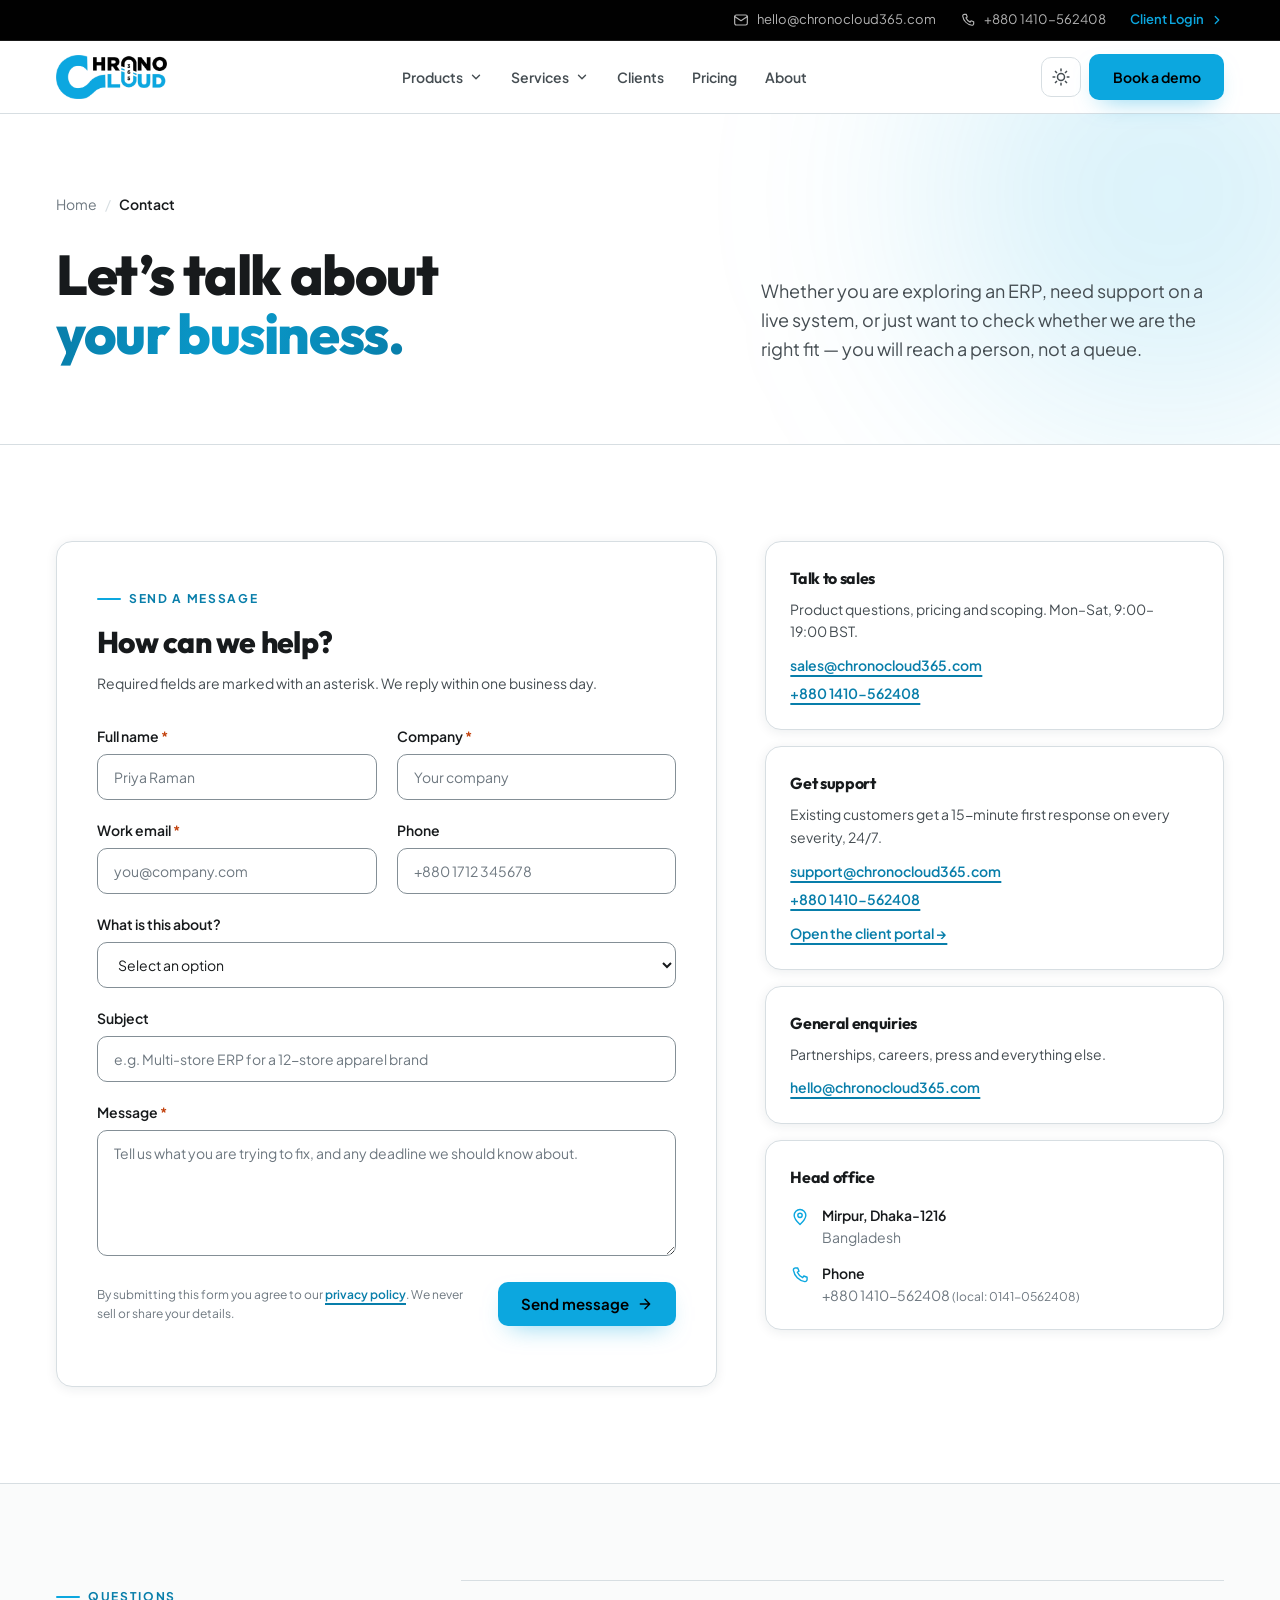
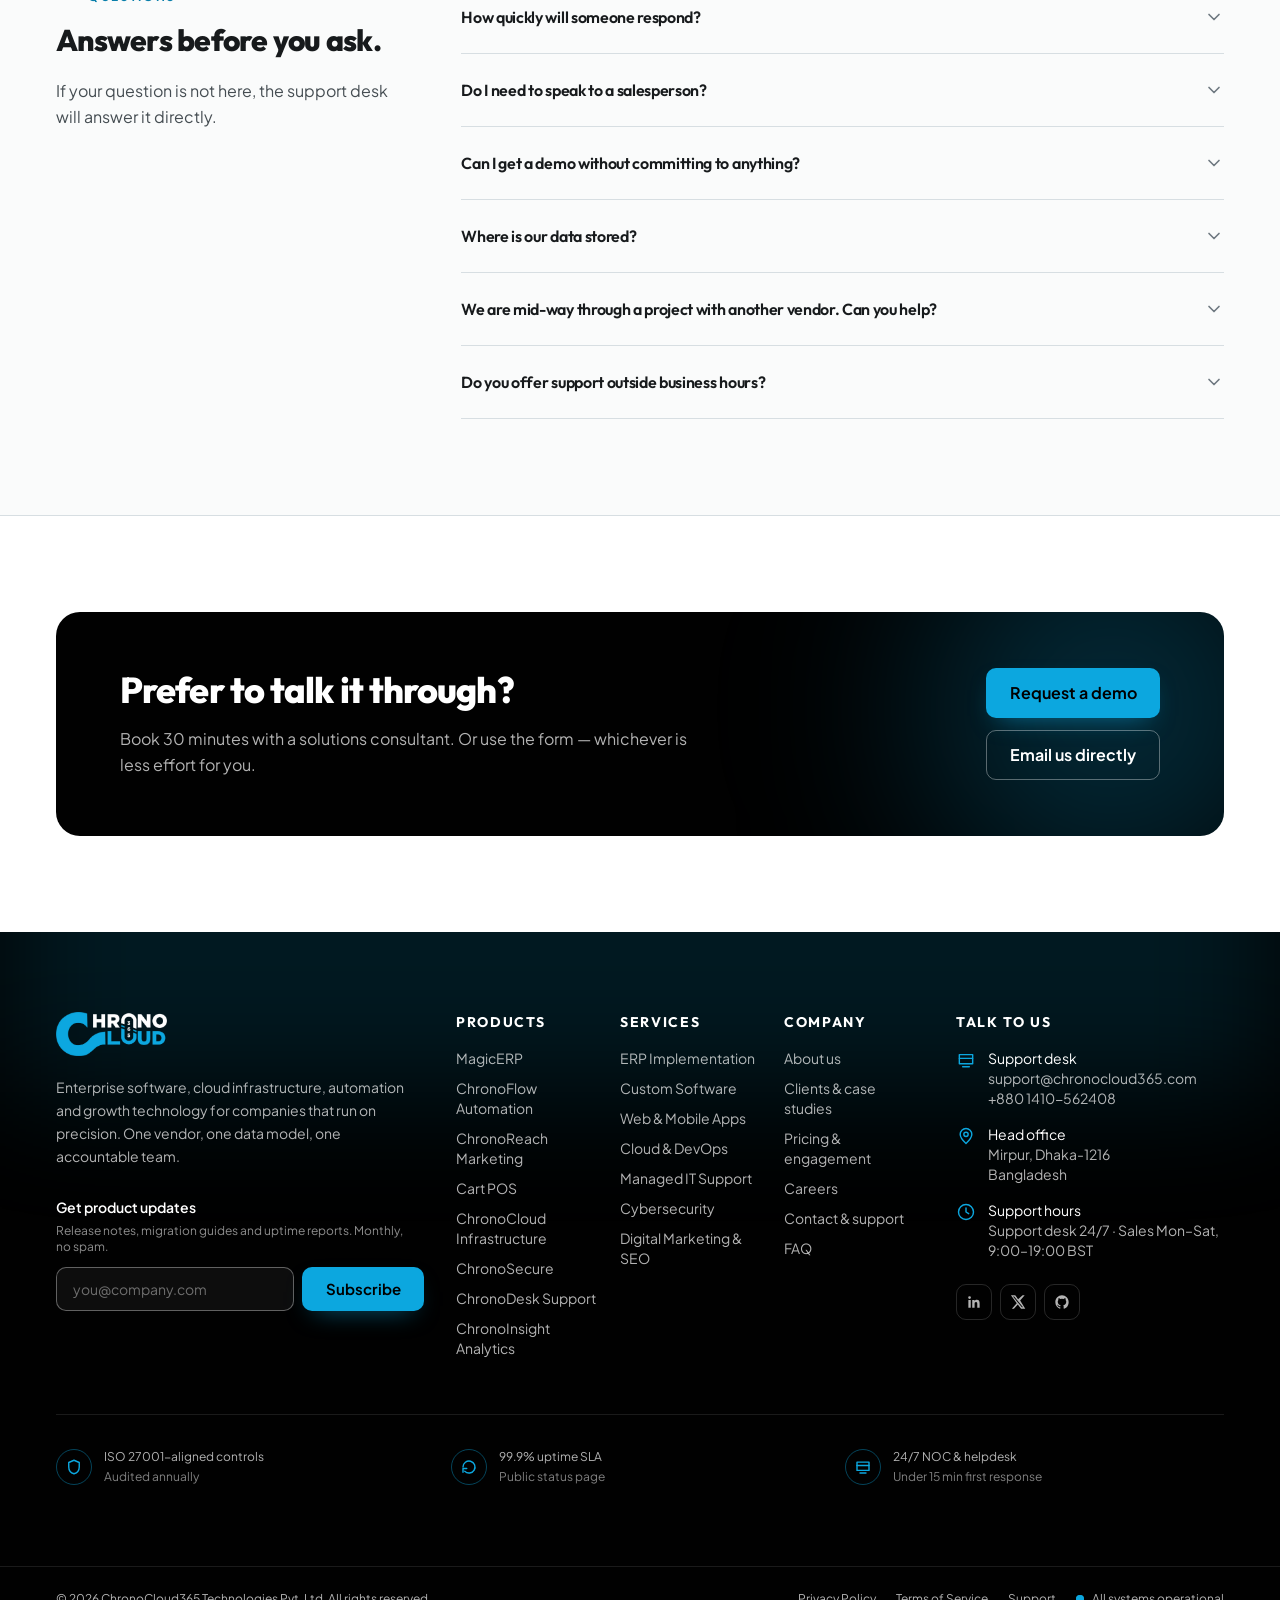
<file: contact.html>
<!doctype html>
<html lang="en" class="scroll-pt-24">
<head>
<meta charset="utf-8" />
<meta name="viewport" content="width=device-width, initial-scale=1" />
<title>Contact ChronoCloud365 - Sales, Support &amp; Demo Requests</title>
<meta name="description" content="Talk to ChronoCloud365 about MagicERP, automation, marketing tools, cloud and managed services. Sales enquiries, 24/7 support desk, offices and answers to common questions." />
<meta name="theme-color" content="#FFFFFF" />
<meta name="author" content="ChronoCloud365 Technologies Pvt. Ltd." />
<link rel="canonical" href="https://www.chronocloud365.com/contact" />

<meta property="og:type" content="website" />
<meta property="og:site_name" content="ChronoCloud365" />
<meta property="og:title" content="Contact ChronoCloud365 - Sales, Support &amp; Demo Requests" />
<meta property="og:description" content="Talk to ChronoCloud365 about MagicERP, automation, marketing tools, cloud and managed services. Sales enquiries, 24/7 support desk, offices and answers to common questions." />
<meta property="og:url" content="https://www.chronocloud365.com/contact" />
<meta property="og:image" content="https://www.chronocloud365.com/assets/img/og-cover.png" />
<meta name="twitter:card" content="summary_large_image" />
<meta name="twitter:title" content="Contact ChronoCloud365 - Sales, Support &amp; Demo Requests" />
<meta name="twitter:description" content="Talk to ChronoCloud365 about MagicERP, automation, marketing tools, cloud and managed services. Sales enquiries, 24/7 support desk, offices and answers to common questions." />
<meta name="twitter:image" content="https://www.chronocloud365.com/assets/img/og-cover.png" />

<link rel="icon" href="assets/favicon.ico" sizes="any" />
<link rel="icon" type="image/png" href="assets/img/favicon.png" />
<link rel="apple-touch-icon" href="assets/img/favicon.png" />

<link rel="preconnect" href="https://fonts.googleapis.com" />
<link rel="preconnect" href="https://fonts.gstatic.com" crossorigin />
<link href="https://fonts.googleapis.com/css2?family=Outfit:wght@400;500;600;700;800&family=Plus+Jakarta+Sans:wght@400;500;600;700;800&display=swap" rel="stylesheet" />
<!-- Noto Sans Bengali, subset to the taka sign (U+09F3) only - 4 KB, and the
     only way the currency symbol renders on devices without a Bengali font. -->
<link href="https://fonts.googleapis.com/css2?family=Noto+Sans+Bengali:wght@400;500;600;700;800&text=%E0%A7%B3&display=swap" rel="stylesheet" />
<link rel="stylesheet" href="assets/css/styles.css" />

<!-- Apply the theme before first paint so theme-swapped assets (such as the
     wordmark) never flash the wrong variant. -->
<script>
(function () {
  try {
    var stored = localStorage.getItem("cc-theme");
    var forced = new URLSearchParams(window.location.search).get("theme");
    var theme =
      forced === "dark" || forced === "light"
        ? forced
        : stored || (window.matchMedia("(prefers-color-scheme: dark)").matches ? "dark" : "light");
    document.documentElement.setAttribute("data-theme", theme);
    var meta = document.querySelector('meta[name="theme-color"]');
    if (meta) meta.setAttribute("content", theme === "dark" ? "#101619" : "#FFFFFF");
  } catch (e) {}
})();
</script>

<script type="application/ld+json">
{
  "@context": "https://schema.org",
  "@type": "Organization",
  "name": "ChronoCloud365 Technologies Pvt. Ltd.",
  "alternateName": "ChronoCloud365",
  "url": "https://www.chronocloud365.com/",
  "logo": "https://www.chronocloud365.com/assets/img/logo.png",
  "image": "https://www.chronocloud365.com/assets/img/og-cover.png",
  "description": "Enterprise software, workflow automation, marketing technology and managed cloud infrastructure for mid-market and enterprise teams.",
  "email": "hello@chronocloud365.com",
  "telephone": "+880-1410-562408",
  "foundingDate": "2014",
  "address": {
    "@type": "PostalAddress",
    "streetAddress": "Mirpur",
    "addressLocality": "Dhaka",
    "addressRegion": "Dhaka",
    "postalCode": "1216",
    "addressCountry": "BD"
  },
  "areaServed": ["BD", "IN", "AE", "GB", "US"],
  "knowsAbout": ["ERP", "Workflow Automation", "Marketing Technology", "Cloud Infrastructure", "Cybersecurity", "ITSM"],
  "contactPoint": [
    { "@type": "ContactPoint", "contactType": "sales", "email": "sales@chronocloud365.com", "telephone": "+880-1410-562408", "availableLanguage": ["English", "Bengali"] },
    { "@type": "ContactPoint", "contactType": "technical support", "email": "support@chronocloud365.com", "telephone": "+880-1410-562408", "availableLanguage": ["English", "Bengali"], "hoursAvailable": [{ "@type": "OpeningHoursSpecification", "dayOfWeek": ["Monday","Tuesday","Wednesday","Thursday","Friday","Saturday","Sunday"], "opens": "00:00", "closes": "23:59" }] }
  ]
}
</script>

</head>
<body class="bg-bg antialiased">
<a href="#main" class="sr-only focus:not-sr-only focus:absolute focus:left-4 focus:top-4 focus:z-[100] focus:rounded-brand focus:bg-brand focus:px-4 focus:py-2 focus:text-sm focus:font-semibold focus:text-black">Skip to main content</a>

<header id="site-header" class="sticky top-0 z-50">
  <!-- Utility strip -->
  <div class="hidden border-b border-white/10 bg-[#010101] text-white lg:block">
    <div class="container-page flex h-10 items-center justify-end gap-6 text-[13px]">
      <a href="mailto:hello@chronocloud365.com" class="flex items-center gap-2 text-white/70 transition-colors duration-200 hover:text-brand">
        <svg class="h-4 w-4" viewBox="0 0 24 24" fill="none" stroke="currentColor" stroke-width="1.8" aria-hidden="true">
          <rect x="2.5" y="4.5" width="19" height="15" rx="2.5" stroke-linecap="round" stroke-linejoin="round" />
          <path d="m3 7 9 6 9-6" stroke-linecap="round" stroke-linejoin="round" />
        </svg>
        hello@chronocloud365.com
      </a>
      <a href="tel:+8801410562408" class="flex items-center gap-2 text-white/70 transition-colors duration-200 hover:text-brand">
        <svg class="h-4 w-4" viewBox="0 0 24 24" fill="none" stroke="currentColor" stroke-width="1.8" aria-hidden="true">
          <path d="M6.6 3.5h2.7l1.5 3.9-2 1.4a12.5 12.5 0 0 0 6.4 6.4l1.4-2 3.9 1.5v2.7a2.5 2.5 0 0 1-2.7 2.5A16.5 16.5 0 0 1 4.1 6.2 2.5 2.5 0 0 1 6.6 3.5Z" stroke-linecap="round" stroke-linejoin="round" />
        </svg>
        +880 1410-562408
      </a>
      <a href="contact.html" class="flex items-center gap-1.5 font-semibold text-brand transition-colors duration-200 hover:text-white">
        Client Login
        <svg class="h-3.5 w-3.5" viewBox="0 0 24 24" fill="none" stroke="currentColor" stroke-width="2.2" aria-hidden="true">
          <path d="m9 6 6 6-6 6" stroke-linecap="round" stroke-linejoin="round" />
        </svg>
      </a>
    </div>
  </div>

  <!-- Main bar -->
  <div class="border-b border-line bg-bg/90 backdrop-blur-md transition-shadow duration-300" data-nav-bar>
    <div class="container-page flex h-16 items-center justify-between gap-4 lg:h-[4.5rem]">
      <a href="index.html" class="flex shrink-0 items-center gap-2.5" aria-label="ChronoCloud365 home">
        <!-- The wordmark swaps with the theme: black-on-transparent in light mode,
             white-on-transparent in dark mode. -->
        <picture class="block dark:hidden">
          <source srcset="assets/img/logo.webp" type="image/webp" />
          <img src="assets/img/logo.png" alt="ChronoCloud365" width="112" height="44" class="h-10 w-auto lg:h-11" />
        </picture>
        <picture class="hidden dark:block">
          <source srcset="assets/img/logo-on-dark.webp" type="image/webp" />
          <img src="assets/img/logo-on-dark.png" alt="ChronoCloud365" width="112" height="44" class="h-10 w-auto lg:h-11" />
        </picture>
      </a>

      <!-- Desktop navigation -->
      <nav class="hidden items-center gap-1 lg:flex" aria-label="Primary">
        <div class="relative" data-dropdown>
          <button type="button" class="flex items-center gap-1.5 rounded-brand px-3 py-2 text-sm font-semibold transition-colors duration-200 hover:bg-surface-muted hover:text-heading" data-dropdown-trigger aria-expanded="false">
            Products
            <svg class="h-3.5 w-3.5 transition-transform duration-200" data-chevron viewBox="0 0 24 24" fill="none" stroke="currentColor" stroke-width="2.4" aria-hidden="true">
              <path d="m6 9 6 6 6-6" stroke-linecap="round" stroke-linejoin="round" />
            </svg>
          </button>
          <div class="invisible absolute left-1/2 top-full z-50 w-[46rem] -translate-x-1/2 translate-y-1 pt-3 opacity-0 transition-all duration-200" data-dropdown-panel>
            <div class="grid grid-cols-3 gap-1 rounded-2xl border border-line bg-surface p-2 shadow-[0_24px_60px_-24px_rgb(16_35_45/35%)]">
              <div class="rounded-xl p-3">
                <p class="px-2 pb-2 text-[11px] font-bold uppercase tracking-[0.14em] text-muted">Business software</p>
                <a href="products.html#magic-erp" class="group flex gap-3 rounded-lg p-2 transition-colors duration-200 hover:bg-surface-muted">
                  <span class="mt-0.5 flex h-8 w-8 shrink-0 items-center justify-center rounded-lg bg-brand-soft text-brand-deep">
                    <svg class="h-4.5 w-4.5" viewBox="0 0 24 24" fill="none" stroke="currentColor" stroke-width="1.8" aria-hidden="true">
                      <rect x="3" y="3" width="7" height="7" rx="1.5" /><rect x="14" y="3" width="7" height="7" rx="1.5" /><rect x="3" y="14" width="7" height="7" rx="1.5" /><rect x="14" y="14" width="7" height="7" rx="1.5" />
                    </svg>
                  </span>
                  <span>
                    <span class="block text-sm font-semibold text-heading">MagicERP</span>
                    <span class="block text-xs leading-snug text-muted">Operations suite for sales, stock, finance and people</span>
                  </span>
                </a>
                <a href="products.html#chronoflow" class="group flex gap-3 rounded-lg p-2 transition-colors duration-200 hover:bg-surface-muted">
                  <span class="mt-0.5 flex h-8 w-8 shrink-0 items-center justify-center rounded-lg bg-brand-soft text-brand-deep">
                    <svg class="h-4.5 w-4.5" viewBox="0 0 24 24" fill="none" stroke="currentColor" stroke-width="1.8" aria-hidden="true">
                      <path d="M13 2 4.5 13.5H11L10 22l9.5-11.5H13L13 2Z" stroke-linecap="round" stroke-linejoin="round" />
                    </svg>
                  </span>
                  <span>
                    <span class="block text-sm font-semibold text-heading">ChronoFlow</span>
                    <span class="block text-xs leading-snug text-muted">No-code workflow and RPA automation</span>
                  </span>
                </a>
                <a href="products.html#chronoreach" class="group flex gap-3 rounded-lg p-2 transition-colors duration-200 hover:bg-surface-muted">
                  <span class="mt-0.5 flex h-8 w-8 shrink-0 items-center justify-center rounded-lg bg-brand-soft text-brand-deep">
                    <svg class="h-4.5 w-4.5" viewBox="0 0 24 24" fill="none" stroke="currentColor" stroke-width="1.8" aria-hidden="true">
                      <path d="M3 11v3a1 1 0 0 0 1 1h3l5 4V6L7 10H4a1 1 0 0 0-1 1Z" stroke-linecap="round" stroke-linejoin="round" />
                      <path d="M17 8.5a5 5 0 0 1 0 7" stroke-linecap="round" />
                    </svg>
                  </span>
                  <span>
                    <span class="block text-sm font-semibold text-heading">ChronoReach</span>
                    <span class="block text-xs leading-snug text-muted">Marketing, campaigns, SEO and lead capture</span>
                  </span>
                </a>
                <a href="products.html#cart-pos" class="group flex gap-3 rounded-lg p-2 transition-colors duration-200 hover:bg-surface-muted">
                  <span class="mt-0.5 flex h-8 w-8 shrink-0 items-center justify-center rounded-lg bg-brand-soft text-brand-deep">
                    <svg class="h-4.5 w-4.5" viewBox="0 0 24 24" fill="none" stroke="currentColor" stroke-width="1.8" aria-hidden="true">
                      <path d="M2.5 3.5h2.2l2.2 10.4a1.5 1.5 0 0 0 1.5 1.2h8.4a1.5 1.5 0 0 0 1.5-1.2l1.4-6.3H5.8" stroke-linecap="round" stroke-linejoin="round" />
                      <circle cx="9.5" cy="19" r="1.3" /><circle cx="17" cy="19" r="1.3" />
                    </svg>
                  </span>
                  <span>
                    <span class="block text-sm font-semibold text-heading">Cart POS</span>
                    <span class="block text-xs leading-snug text-muted">Unified cart and point of sale for retail</span>
                  </span>
                </a>
              </div>

              <div class="rounded-xl p-3">
                <p class="px-2 pb-2 text-[11px] font-bold uppercase tracking-[0.14em] text-muted">Managed services</p>
                <a href="products.html#chronocloud" class="group flex gap-3 rounded-lg p-2 transition-colors duration-200 hover:bg-surface-muted">
                  <span class="mt-0.5 flex h-8 w-8 shrink-0 items-center justify-center rounded-lg bg-surface-muted text-heading">
                    <svg class="h-4.5 w-4.5" viewBox="0 0 24 24" fill="none" stroke="currentColor" stroke-width="1.8" aria-hidden="true">
                      <path d="M7 18a4 4 0 1 1 .9-7.9A5.5 5.5 0 0 1 18.6 12 3.5 3.5 0 0 1 17.5 18H7Z" stroke-linecap="round" stroke-linejoin="round" />
                    </svg>
                  </span>
                  <span>
                    <span class="block text-sm font-semibold text-heading">ChronoCloud</span>
                    <span class="block text-xs leading-snug text-muted">Managed cloud, DevOps and infrastructure</span>
                  </span>
                </a>
                <a href="products.html#chronosecure" class="group flex gap-3 rounded-lg p-2 transition-colors duration-200 hover:bg-surface-muted">
                  <span class="mt-0.5 flex h-8 w-8 shrink-0 items-center justify-center rounded-lg bg-surface-muted text-heading">
                    <svg class="h-4.5 w-4.5" viewBox="0 0 24 24" fill="none" stroke="currentColor" stroke-width="1.8" aria-hidden="true">
                      <path d="M12 3 5 6v6c0 4.2 2.9 7.9 7 9 4.1-1.1 7-4.8 7-9V6l-7-3Z" stroke-linecap="round" stroke-linejoin="round" />
                      <path d="M9.5 12.5 11.5 14.5 15 11" stroke-linecap="round" stroke-linejoin="round" />
                    </svg>
                  </span>
                  <span>
                    <span class="block text-sm font-semibold text-heading">ChronoSecure</span>
                    <span class="block text-xs leading-snug text-muted">Managed security and compliance</span>
                  </span>
                </a>
                <a href="products.html#chronodesk" class="group flex gap-3 rounded-lg p-2 transition-colors duration-200 hover:bg-surface-muted">
                  <span class="mt-0.5 flex h-8 w-8 shrink-0 items-center justify-center rounded-lg bg-surface-muted text-heading">
                    <svg class="h-4.5 w-4.5" viewBox="0 0 24 24" fill="none" stroke="currentColor" stroke-width="1.8" aria-hidden="true">
                      <path d="M4 5.5h16v11H4z" stroke-linecap="round" stroke-linejoin="round" />
                      <path d="M4 10h16M8 20h8" stroke-linecap="round" stroke-linejoin="round" />
                    </svg>
                  </span>
                  <span>
                    <span class="block text-sm font-semibold text-heading">ChronoDesk</span>
                    <span class="block text-xs leading-snug text-muted">Helpdesk, ITSM and remote support</span>
                  </span>
                </a>
                <a href="products.html#chronoinsight" class="group flex gap-3 rounded-lg p-2 transition-colors duration-200 hover:bg-surface-muted">
                  <span class="mt-0.5 flex h-8 w-8 shrink-0 items-center justify-center rounded-lg bg-surface-muted text-heading">
                    <svg class="h-4.5 w-4.5" viewBox="0 0 24 24" fill="none" stroke="currentColor" stroke-width="1.8" aria-hidden="true">
                      <path d="M4 20V10M10 20V4M16 20v-7M22 20H2" stroke-linecap="round" stroke-linejoin="round" />
                    </svg>
                  </span>
                  <span>
                    <span class="block text-sm font-semibold text-heading">ChronoInsight</span>
                    <span class="block text-xs leading-snug text-muted">Dashboards, forecasting and analytics</span>
                  </span>
                </a>
              </div>

              <div class="flex flex-col rounded-xl bg-surface-tint p-3">
                <p class="px-2 pb-2 text-[11px] font-bold uppercase tracking-[0.14em] text-brand-deep">One platform</p>
                <p class="px-2 text-sm font-semibold text-heading">Every product shares one data model, one login and one audit trail.</p>
                <ul class="mt-3 grid gap-2 px-2 text-[13px] text-body">
                  <li class="flex items-start gap-2"><svg class="mt-0.5 h-4 w-4 shrink-0 text-brand" viewBox="0 0 24 24" fill="none" stroke="currentColor" stroke-width="2.4" aria-hidden="true"><path d="m5 12 4 4L19 6" stroke-linecap="round" stroke-linejoin="round" /></svg>Single sign-on across all modules</li>
                  <li class="flex items-start gap-2"><svg class="mt-0.5 h-4 w-4 shrink-0 text-brand" viewBox="0 0 24 24" fill="none" stroke="currentColor" stroke-width="2.4" aria-hidden="true"><path d="m5 12 4 4L19 6" stroke-linecap="round" stroke-linejoin="round" /></svg>Open REST &amp; webhook APIs</li>
                  <li class="flex items-start gap-2"><svg class="mt-0.5 h-4 w-4 shrink-0 text-brand" viewBox="0 0 24 24" fill="none" stroke="currentColor" stroke-width="2.4" aria-hidden="true"><path d="m5 12 4 4L19 6" stroke-linecap="round" stroke-linejoin="round" /></svg>Deploy cloud, on-premise or hybrid</li>
                </ul>
                <a href="contact.html?demo=1" class="btn btn-primary mt-4 w-full text-sm">Book a live demo</a>
              </div>
            </div>
          </div>
        </div>

        <div class="relative" data-dropdown>
          <button type="button" class="flex items-center gap-1.5 rounded-brand px-3 py-2 text-sm font-semibold transition-colors duration-200 hover:bg-surface-muted hover:text-heading" data-dropdown-trigger aria-expanded="false">
            Services
            <svg class="h-3.5 w-3.5 transition-transform duration-200" data-chevron viewBox="0 0 24 24" fill="none" stroke="currentColor" stroke-width="2.4" aria-hidden="true">
              <path d="m6 9 6 6 6-6" stroke-linecap="round" stroke-linejoin="round" />
            </svg>
          </button>
          <div class="invisible absolute left-1/2 top-full z-50 w-[38rem] -translate-x-1/2 translate-y-1 pt-3 opacity-0 transition-all duration-200" data-dropdown-panel>
            <div class="grid grid-cols-2 gap-1 rounded-2xl border border-line bg-surface p-2 shadow-[0_24px_60px_-24px_rgb(16_35_45/35%)]">
              <div class="rounded-xl p-3">
                <p class="px-2 pb-2 text-[11px] font-bold uppercase tracking-[0.14em] text-muted">Consulting &amp; delivery</p>
                <a href="services.html#implementation" class="block rounded-lg px-2 py-1.5 text-sm font-medium text-heading transition-colors duration-200 hover:bg-surface-muted hover:text-brand-deep">ERP Implementation &amp; Consulting</a>
                <a href="services.html#custom-software" class="block rounded-lg px-2 py-1.5 text-sm font-medium text-heading transition-colors duration-200 hover:bg-surface-muted hover:text-brand-deep">Custom Software Development</a>
                <a href="services.html#app-development" class="block rounded-lg px-2 py-1.5 text-sm font-medium text-heading transition-colors duration-200 hover:bg-surface-muted hover:text-brand-deep">Web &amp; Mobile App Development</a>
                <a href="services.html#design" class="block rounded-lg px-2 py-1.5 text-sm font-medium text-heading transition-colors duration-200 hover:bg-surface-muted hover:text-brand-deep">UI/UX &amp; Product Design</a>
                <a href="services.html#qa" class="block rounded-lg px-2 py-1.5 text-sm font-medium text-heading transition-colors duration-200 hover:bg-surface-muted hover:text-brand-deep">QA, Testing &amp; Release Engineering</a>
                <a href="services.html#consulting" class="block rounded-lg px-2 py-1.5 text-sm font-medium text-heading transition-colors duration-200 hover:bg-surface-muted hover:text-brand-deep">Digital Transformation Strategy</a>
              </div>
              <div class="rounded-xl p-3">
                <p class="px-2 pb-2 text-[11px] font-bold uppercase tracking-[0.14em] text-muted">Operations &amp; growth</p>
                <a href="services.html#cloud" class="block rounded-lg px-2 py-1.5 text-sm font-medium text-heading transition-colors duration-200 hover:bg-surface-muted hover:text-brand-deep">Cloud Migration &amp; DevOps</a>
                <a href="services.html#managed-it" class="block rounded-lg px-2 py-1.5 text-sm font-medium text-heading transition-colors duration-200 hover:bg-surface-muted hover:text-brand-deep">Managed IT &amp; 24/7 Support</a>
                <a href="services.html#security" class="block rounded-lg px-2 py-1.5 text-sm font-medium text-heading transition-colors duration-200 hover:bg-surface-muted hover:text-brand-deep">Cybersecurity &amp; Compliance</a>
                <a href="services.html#integration" class="block rounded-lg px-2 py-1.5 text-sm font-medium text-heading transition-colors duration-200 hover:bg-surface-muted hover:text-brand-deep">Data Migration &amp; Integration</a>
                <a href="services.html#marketing" class="block rounded-lg px-2 py-1.5 text-sm font-medium text-heading transition-colors duration-200 hover:bg-surface-muted hover:text-brand-deep">Digital Marketing &amp; SEO</a>
                <a href="services.html#training" class="block rounded-lg px-2 py-1.5 text-sm font-medium text-heading transition-colors duration-200 hover:bg-surface-muted hover:text-brand-deep">Training &amp; Enablement</a>
              </div>
            </div>
          </div>
        </div>

        <a href="clients.html" class="rounded-brand px-3 py-2 text-sm font-semibold text-body transition-colors duration-200 hover:bg-surface-muted hover:text-heading">Clients</a>
        <a href="pricing.html" class="rounded-brand px-3 py-2 text-sm font-semibold text-body transition-colors duration-200 hover:bg-surface-muted hover:text-heading">Pricing</a>
        <a href="about.html" class="rounded-brand px-3 py-2 text-sm font-semibold text-body transition-colors duration-200 hover:bg-surface-muted hover:text-heading">About</a>
      </nav>

      <div class="flex items-center gap-2">
        <button type="button" class="flex h-10 w-10 cursor-pointer items-center justify-center rounded-brand border border-line text-body transition-colors duration-200 hover:bg-surface-muted hover:text-heading" data-theme-toggle aria-label="Toggle dark mode">
          <svg class="h-5 w-5 dark:hidden" viewBox="0 0 24 24" fill="none" stroke="currentColor" stroke-width="1.8" aria-hidden="true">
            <circle cx="12" cy="12" r="4.2" />
            <path d="M12 2.5v2M12 19.5v2M2.5 12h2M19.5 12h2M5.3 5.3l1.4 1.4M17.3 17.3l1.4 1.4M18.7 5.3l-1.4 1.4M6.7 17.3l-1.4 1.4" stroke-linecap="round" />
          </svg>
          <svg class="hidden h-5 w-5 dark:block" viewBox="0 0 24 24" fill="none" stroke="currentColor" stroke-width="1.8" aria-hidden="true">
            <path d="M20 14.5A8.5 8.5 0 0 1 9.5 4a8.5 8.5 0 1 0 10.5 10.5Z" stroke-linecap="round" stroke-linejoin="round" />
          </svg>
        </button>

        <a href="contact.html?demo=1" class="btn btn-primary hidden text-sm sm:inline-flex">Book a demo</a>

        <button type="button" class="flex h-10 w-10 cursor-pointer items-center justify-center rounded-brand border border-line text-heading transition-colors duration-200 hover:bg-surface-muted lg:hidden" data-mobile-toggle aria-expanded="false" aria-controls="mobile-nav" aria-label="Open menu">
          <svg class="h-5 w-5" data-menu-open viewBox="0 0 24 24" fill="none" stroke="currentColor" stroke-width="2" aria-hidden="true">
            <path d="M4 7h16M4 12h16M4 17h16" stroke-linecap="round" />
          </svg>
          <svg class="hidden h-5 w-5" data-menu-close viewBox="0 0 24 24" fill="none" stroke="currentColor" stroke-width="2" aria-hidden="true">
            <path d="m6 6 12 12M18 6 6 18" stroke-linecap="round" />
          </svg>
        </button>
      </div>
    </div>
  </div>

  <!-- Mobile navigation -->
  <div id="mobile-nav" class="hidden max-h-[calc(100vh-4rem)] overflow-y-auto border-b border-line bg-bg lg:hidden">
    <nav class="container-page space-y-1 py-4" aria-label="Mobile">
      <a href="products.html" class="flex items-center justify-between rounded-brand px-3 py-2.5 text-[15px] font-semibold text-heading transition-colors duration-200 hover:bg-surface-muted">Products</a>
      <a href="services.html" class="flex items-center justify-between rounded-brand px-3 py-2.5 text-[15px] font-semibold text-heading transition-colors duration-200 hover:bg-surface-muted">Services</a>
      <a href="clients.html" class="flex items-center justify-between rounded-brand px-3 py-2.5 text-[15px] font-semibold text-heading transition-colors duration-200 hover:bg-surface-muted">Clients</a>
      <a href="pricing.html" class="flex items-center justify-between rounded-brand px-3 py-2.5 text-[15px] font-semibold text-heading transition-colors duration-200 hover:bg-surface-muted">Pricing</a>
      <a href="about.html" class="flex items-center justify-between rounded-brand px-3 py-2.5 text-[15px] font-semibold text-heading transition-colors duration-200 hover:bg-surface-muted">About</a>
      <a href="careers.html" class="flex items-center justify-between rounded-brand px-3 py-2.5 text-[15px] font-semibold text-heading transition-colors duration-200 hover:bg-surface-muted">Careers</a>
      <a href="contact.html" class="flex items-center justify-between rounded-brand px-3 py-2.5 text-[15px] font-semibold text-heading transition-colors duration-200 hover:bg-surface-muted">Contact</a>
      <div class="grid gap-2 pt-3">
        <a href="contact.html?demo=1" class="btn btn-primary w-full">Book a demo</a>
        <a href="contact.html" class="btn btn-secondary w-full">Talk to sales</a>
      </div>
      <div class="mt-4 space-y-1 border-t border-line pt-4 text-sm">
        <a href="mailto:hello@chronocloud365.com" class="flex items-center gap-2 rounded-brand px-3 py-2 text-body transition-colors duration-200 hover:bg-surface-muted">
          <svg class="h-4 w-4 text-brand" viewBox="0 0 24 24" fill="none" stroke="currentColor" stroke-width="1.8" aria-hidden="true"><rect x="2.5" y="4.5" width="19" height="15" rx="2.5" stroke-linecap="round" stroke-linejoin="round" /><path d="m3 7 9 6 9-6" stroke-linecap="round" stroke-linejoin="round" /></svg>
          hello@chronocloud365.com
        </a>
        <a href="tel:+8801410562408" class="flex items-center gap-2 rounded-brand px-3 py-2 text-body transition-colors duration-200 hover:bg-surface-muted">
          <svg class="h-4 w-4 text-brand" viewBox="0 0 24 24" fill="none" stroke="currentColor" stroke-width="1.8" aria-hidden="true"><path d="M6.6 3.5h2.7l1.5 3.9-2 1.4a12.5 12.5 0 0 0 6.4 6.4l1.4-2 3.9 1.5v2.7a2.5 2.5 0 0 1-2.7 2.5A16.5 16.5 0 0 1 4.1 6.2 2.5 2.5 0 0 1 6.6 3.5Z" stroke-linecap="round" stroke-linejoin="round" /></svg>
          +880 1410-562408
        </a>
      </div>
    </nav>
  </div>
</header>

<main id="main">

  <!-- ============================================================== HERO -->
  <section class="relative overflow-hidden border-b border-line bg-surface-mist">
    <div class="pointer-events-none absolute inset-0 grid-dots mask-fade-b opacity-70"></div>
    <div class="pointer-events-none absolute -right-32 -top-40 h-[30rem] w-[30rem] rounded-full bg-brand/15 blur-[110px]"></div>
    <div class="container-page relative py-16 lg:py-20">
      <nav aria-label="Breadcrumb" class="text-sm text-muted">
        <ol class="flex flex-wrap items-center gap-2">
          <li><a href="index.html" class="transition-colors duration-200 hover:text-brand-deep">Home</a></li>
          <li aria-hidden="true" class="text-line">/</li>
          <li><span class="font-semibold text-heading">Contact</span></li>
        </ol>
      </nav>

      <div class="mt-8 grid gap-10 lg:grid-cols-12 lg:items-end">
        <div class="lg:col-span-7">
          <h1 class="text-4xl font-extrabold tracking-tight sm:text-5xl lg:text-[3.5rem] lg:leading-[1.05]">
            Let&rsquo;s talk about<br /><span class="text-gradient-brand">your business.</span>
          </h1>
        </div>
        <div class="lg:col-span-5">
          <p class="text-lg leading-relaxed text-body">
            Whether you are exploring an ERP, need support on a live system, or just want to check
            whether we are the right fit &mdash; you will reach a person, not a queue.
          </p>
        </div>
      </div>
    </div>
  </section>

  <!-- ========================================================= FORM + INFO -->
  <section class="py-16 lg:py-24">
    <div class="container-page grid gap-12 lg:grid-cols-12">
      <!-- Form -->
      <div class="lg:col-span-7">
        <div class="card p-6 sm:p-8 lg:p-10">
          <p class="eyebrow">Send a message</p>
          <h2 class="mt-4 text-2xl font-extrabold tracking-tight sm:text-3xl">How can we help?</h2>
          <p class="mt-3 text-sm leading-relaxed text-body">
            Required fields are marked with an asterisk. We reply within one business day.
          </p>

          <form class="mt-8 space-y-5" data-contact-form novalidate>
            <div class="grid gap-5 sm:grid-cols-2">
              <div>
                <label for="contact-name" class="block text-sm font-semibold text-heading">Full name <span class="text-danger">*</span></label>
                <input id="contact-name" name="name" type="text" required autocomplete="name" placeholder="Priya Raman"
                  class="mt-2 w-full rounded-brand border border-line-strong bg-surface px-4 py-3 text-sm text-heading placeholder:text-muted focus:border-brand focus:outline-none" />
              </div>
              <div>
                <label for="contact-company" class="block text-sm font-semibold text-heading">Company <span class="text-danger">*</span></label>
                <input id="contact-company" name="company" type="text" required autocomplete="organization" placeholder="Your company"
                  class="mt-2 w-full rounded-brand border border-line-strong bg-surface px-4 py-3 text-sm text-heading placeholder:text-muted focus:border-brand focus:outline-none" />
              </div>
              <div>
                <label for="contact-email" class="block text-sm font-semibold text-heading">Work email <span class="text-danger">*</span></label>
                <input id="contact-email" name="email" type="email" required autocomplete="email" placeholder="you@company.com"
                  class="mt-2 w-full rounded-brand border border-line-strong bg-surface px-4 py-3 text-sm text-heading placeholder:text-muted focus:border-brand focus:outline-none" />
              </div>
              <div>
                <label for="contact-phone" class="block text-sm font-semibold text-heading">Phone</label>
                <input id="contact-phone" name="phone" type="tel" autocomplete="tel" placeholder="+880 1712 345678"
                  class="mt-2 w-full rounded-brand border border-line-strong bg-surface px-4 py-3 text-sm text-heading placeholder:text-muted focus:border-brand focus:outline-none" />
              </div>
            </div>

            <div>
              <label for="contact-service" class="block text-sm font-semibold text-heading">What is this about?</label>
              <select id="contact-service" name="service"
                class="mt-2 w-full cursor-pointer rounded-brand border border-line-strong bg-surface px-4 py-3 text-sm text-heading focus:border-brand focus:outline-none">
                <option value="">Select an option</option>
                <option value="MagicERP">MagicERP &mdash; business software</option>
                <option value="ChronoFlow">ChronoFlow &mdash; automation</option>
                <option value="ChronoReach">ChronoReach &mdash; marketing tools</option>
                <option value="Cart POS">Cart POS &mdash; retail cart &amp; point of sale</option>
                <option value="ChronoCloud">ChronoCloud &mdash; cloud &amp; infrastructure</option>
                <option value="ChronoSecure">ChronoSecure &mdash; security</option>
                <option value="ChronoDesk">ChronoDesk &mdash; helpdesk &amp; ITSM</option>
                <option value="ChronoInsight">ChronoInsight &mdash; analytics</option>
                <option value="ERP Implementation">ERP implementation service</option>
                <option value="Custom Software">Custom software development</option>
                <option value="Web &amp; Mobile Apps">Web &amp; mobile app development</option>
                <option value="Cloud &amp; DevOps">Cloud migration &amp; DevOps</option>
                <option value="Managed IT">Managed IT &amp; support</option>
                <option value="Cybersecurity">Cybersecurity assessment</option>
                <option value="Marketing &amp; SEO">Marketing &amp; SEO</option>
                <option value="Training">Training &amp; enablement</option>
                <option value="Support">Support for an existing customer</option>
                <option value="Partnership">Partnership</option>
                <option value="Other">Something else</option>
              </select>
            </div>

            <div>
              <label for="contact-subject" class="block text-sm font-semibold text-heading">Subject</label>
              <input id="contact-subject" name="subject" type="text" placeholder="e.g. Multi-store ERP for a 12-store apparel brand"
                class="mt-2 w-full rounded-brand border border-line-strong bg-surface px-4 py-3 text-sm text-heading placeholder:text-muted focus:border-brand focus:outline-none" />
            </div>

            <div>
              <label for="contact-message" class="block text-sm font-semibold text-heading">Message <span class="text-danger">*</span></label>
              <textarea id="contact-message" name="message" rows="5" required placeholder="Tell us what you are trying to fix, and any deadline we should know about."
                class="mt-2 w-full rounded-brand border border-line-strong bg-surface px-4 py-3 text-sm text-heading placeholder:text-muted focus:border-brand focus:outline-none"></textarea>
            </div>

            <div class="flex flex-col gap-4 sm:flex-row sm:items-center sm:justify-between">
              <p class="text-xs leading-relaxed text-muted">
                By submitting this form you agree to our
                <a href="privacy.html" class="link-underline">privacy policy</a>.
                We never sell or share your details.
              </p>
              <button type="submit" class="btn btn-primary shrink-0">
                Send message
                <svg class="h-4 w-4" viewBox="0 0 24 24" fill="none" stroke="currentColor" stroke-width="2.2" aria-hidden="true"><path d="M5 12h13M12 5l7 7-7 7" stroke-linecap="round" stroke-linejoin="round" /></svg>
              </button>
            </div>

            <p class="hidden rounded-brand border border-line bg-surface-muted/50 px-4 py-3 text-sm" data-form-message role="status"></p>
          </form>
        </div>
      </div>

      <!-- Contact channels -->
      <aside class="lg:col-span-5">
        <div class="space-y-4">
          <div class="card p-6">
            <h3 class="text-base font-bold">Talk to sales</h3>
            <p class="mt-2 text-sm leading-relaxed text-body">Product questions, pricing and scoping. Mon&ndash;Sat, 9:00&ndash;19:00 BST.</p>
            <a href="mailto:sales@chronocloud365.com" class="link-underline mt-3 inline-block text-sm">sales@chronocloud365.com</a>
            <p class="mt-1"><a href="tel:+8801410562408" class="link-underline text-sm">+880 1410-562408</a></p>
          </div>

          <div class="card p-6">
            <h3 class="text-base font-bold">Get support</h3>
            <p class="mt-2 text-sm leading-relaxed text-body">Existing customers get a 15-minute first response on every severity, 24/7.</p>
            <a href="mailto:support@chronocloud365.com" class="link-underline mt-3 inline-block text-sm">support@chronocloud365.com</a>
            <p class="mt-1"><a href="tel:+8801410562408" class="link-underline text-sm">+880 1410-562408</a></p>
            <a href="#" class="link-underline mt-3 inline-block text-sm">Open the client portal &rarr;</a>
          </div>

          <div class="card p-6">
            <h3 class="text-base font-bold">General enquiries</h3>
            <p class="mt-2 text-sm leading-relaxed text-body">Partnerships, careers, press and everything else.</p>
            <a href="mailto:hello@chronocloud365.com" class="link-underline mt-3 inline-block text-sm">hello@chronocloud365.com</a>
          </div>

          <div class="card p-6">
            <h3 class="text-base font-bold">Head office</h3>
            <ul class="mt-4 space-y-4 text-sm">
              <li class="flex gap-3">
                <svg class="mt-0.5 h-5 w-5 shrink-0 text-brand" viewBox="0 0 24 24" fill="none" stroke="currentColor" stroke-width="1.7" aria-hidden="true"><path d="M12 21s7-6.2 7-11a7 7 0 1 0-14 0c0 4.8 7 11 7 11Z" stroke-linecap="round" stroke-linejoin="round" /><circle cx="12" cy="10" r="2.6" /></svg>
                <div>
                  <p class="font-semibold text-heading">Mirpur, Dhaka-1216</p>
                  <p class="mt-0.5 text-muted">Bangladesh</p>
                </div>
              </li>
              <li class="flex gap-3">
                <svg class="mt-0.5 h-5 w-5 shrink-0 text-brand" viewBox="0 0 24 24" fill="none" stroke="currentColor" stroke-width="1.7" aria-hidden="true"><path d="M6.6 3.5h2.7l1.5 3.9-2 1.4a12.5 12.5 0 0 0 6.4 6.4l1.4-2 3.9 1.5v2.7a2.5 2.5 0 0 1-2.7 2.5A16.5 16.5 0 0 1 4.1 6.2 2.5 2.5 0 0 1 6.6 3.5Z" stroke-linecap="round" stroke-linejoin="round" /></svg>
                <div>
                  <p class="font-semibold text-heading">Phone</p>
                  <p class="mt-0.5 text-muted"><a href="tel:+8801410562408" class="transition-colors duration-200 hover:text-brand-deep">+880 1410-562408</a> <span class="text-xs">(local: 0141-0562408)</span></p>
                </div>
              </li>
            </ul>
          </div>
        </div>
      </aside>
    </div>
  </section>

  <!-- ============================================================== FAQ -->
  <section id="faq" class="scroll-mt-28 border-y border-line bg-surface-muted/40 py-20 lg:py-24">
    <div class="container-page grid gap-12 lg:grid-cols-12">
      <div class="lg:col-span-4">
        <p class="eyebrow">Questions</p>
        <h2 class="mt-4 text-3xl font-extrabold tracking-tight">Answers before you ask.</h2>
        <p class="mt-5 text-base leading-relaxed text-body">
          If your question is not here, the support desk will answer it directly.
        </p>
      </div>
      <div class="lg:col-span-8">
        <div class="divide-y divide-line border-y border-line">
          <div data-accordion-item class="py-2">
            <h3>
              <button type="button" data-accordion-trigger aria-expanded="false" class="flex w-full cursor-pointer items-center justify-between gap-6 py-4 text-left text-base font-semibold text-heading transition-colors duration-200 hover:text-brand-deep">
                How quickly will someone respond?
                <svg class="h-5 w-5 shrink-0 text-muted transition-transform duration-200" viewBox="0 0 24 24" fill="none" stroke="currentColor" stroke-width="2" aria-hidden="true"><path d="m6 9 6 6 6-6" stroke-linecap="round" stroke-linejoin="round" /></svg>
              </button>
            </h3>
            <div data-accordion-panel class="hidden pb-5 pr-10 text-sm leading-relaxed text-body">
              Sales and general enquiries get a reply within one business day. Existing customers
              on a managed agreement get a first response within 15 minutes for critical issues
              and 4 business hours for standard ones.
            </div>
          </div>
          <div data-accordion-item class="py-2">
            <h3>
              <button type="button" data-accordion-trigger aria-expanded="false" class="flex w-full cursor-pointer items-center justify-between gap-6 py-4 text-left text-base font-semibold text-heading transition-colors duration-200 hover:text-brand-deep">
                Do I need to speak to a salesperson?
                <svg class="h-5 w-5 shrink-0 text-muted transition-transform duration-200" viewBox="0 0 24 24" fill="none" stroke="currentColor" stroke-width="2" aria-hidden="true"><path d="m6 9 6 6 6-6" stroke-linecap="round" stroke-linejoin="round" /></svg>
              </button>
            </h3>
            <div data-accordion-panel class="hidden pb-5 pr-10 text-sm leading-relaxed text-body">
              No. Every conversation is with a solutions consultant or an engineer who can
              actually answer the question. We do not run qualification scripts, and you can reach
              an engineer directly if you would rather.
            </div>
          </div>
          <div data-accordion-item class="py-2">
            <h3>
              <button type="button" data-accordion-trigger aria-expanded="false" class="flex w-full cursor-pointer items-center justify-between gap-6 py-4 text-left text-base font-semibold text-heading transition-colors duration-200 hover:text-brand-deep">
                Can I get a demo without committing to anything?
                <svg class="h-5 w-5 shrink-0 text-muted transition-transform duration-200" viewBox="0 0 24 24" fill="none" stroke="currentColor" stroke-width="2" aria-hidden="true"><path d="m6 9 6 6 6-6" stroke-linecap="round" stroke-linejoin="round" /></svg>
              </button>
            </h3>
            <div data-accordion-panel class="hidden pb-5 pr-10 text-sm leading-relaxed text-body">
              Yes. The demo is 45 minutes, and we configure your own scenario in a sandbox while
              you watch. No slides, no obligation, no follow-up call sequence.
            </div>
          </div>
          <div data-accordion-item class="py-2">
            <h3>
              <button type="button" data-accordion-trigger aria-expanded="false" class="flex w-full cursor-pointer items-center justify-between gap-6 py-4 text-left text-base font-semibold text-heading transition-colors duration-200 hover:text-brand-deep">
                Where is our data stored?
                <svg class="h-5 w-5 shrink-0 text-muted transition-transform duration-200" viewBox="0 0 24 24" fill="none" stroke="currentColor" stroke-width="2" aria-hidden="true"><path d="m6 9 6 6 6-6" stroke-linecap="round" stroke-linejoin="round" /></svg>
              </button>
            </h3>
            <div data-accordion-panel class="hidden pb-5 pr-10 text-sm leading-relaxed text-body">
              By default in the Dhaka region for Bangladesh entities, with India, UAE and
              European regions available on request. Regulated clients can choose on-premise or a
              private tenancy where the data never leaves their own infrastructure.
            </div>
          </div>
          <div data-accordion-item class="py-2">
            <h3>
              <button type="button" data-accordion-trigger aria-expanded="false" class="flex w-full cursor-pointer items-center justify-between gap-6 py-4 text-left text-base font-semibold text-heading transition-colors duration-200 hover:text-brand-deep">
                We are mid-way through a project with another vendor. Can you help?
                <svg class="h-5 w-5 shrink-0 text-muted transition-transform duration-200" viewBox="0 0 24 24" fill="none" stroke="currentColor" stroke-width="2" aria-hidden="true"><path d="m6 9 6 6 6-6" stroke-linecap="round" stroke-linejoin="round" /></svg>
              </button>
            </h3>
            <div data-accordion-panel class="hidden pb-5 pr-10 text-sm leading-relaxed text-body">
              Frequently, yes. We will review what exists, tell you honestly whether it is worth
              rescuing or replacing, and quote only for the work that remains. We have taken over
              stalled ERP programmes and half-finished custom builds.
            </div>
          </div>
          <div data-accordion-item class="py-2">
            <h3>
              <button type="button" data-accordion-trigger aria-expanded="false" class="flex w-full cursor-pointer items-center justify-between gap-6 py-4 text-left text-base font-semibold text-heading transition-colors duration-200 hover:text-brand-deep">
                Do you offer support outside business hours?
                <svg class="h-5 w-5 shrink-0 text-muted transition-transform duration-200" viewBox="0 0 24 24" fill="none" stroke="currentColor" stroke-width="2" aria-hidden="true"><path d="m6 9 6 6 6-6" stroke-linecap="round" stroke-linejoin="round" /></svg>
              </button>
            </h3>
            <div data-accordion-panel class="hidden pb-5 pr-10 text-sm leading-relaxed text-body">
              The support desk and the network operations centre run 24/7, every day of the year,
              including public holidays. On-site visits are scheduled, but remote support is
              always available.
            </div>
          </div>
        </div>
      </div>
    </div>
  </section>

  <!-- ============================================================== CTA -->
  <section class="py-20 lg:py-24">
    <div class="container-page">
      <div class="relative overflow-hidden rounded-3xl bg-[#010101] px-6 py-14 sm:px-12 lg:px-16">
        <div class="pointer-events-none absolute -right-20 -top-24 h-96 w-96 rounded-full bg-brand/25 blur-[100px]"></div>
        <div class="relative flex flex-col gap-8 lg:flex-row lg:items-center lg:justify-between">
          <div>
            <h2 class="max-w-2xl text-3xl font-extrabold tracking-tight text-white sm:text-4xl">
              Prefer to talk it through?
            </h2>
            <p class="mt-4 max-w-xl text-base leading-relaxed text-white/70">
              Book 30 minutes with a solutions consultant. Or use the form &mdash; whichever is
              less effort for you.
            </p>
          </div>
          <div class="flex shrink-0 flex-col gap-3">
            <a href="contact.html?demo=1" class="btn btn-primary text-base">Request a demo</a>
            <a href="mailto:hello@chronocloud365.com" class="btn btn-outline-inverse text-base">Email us directly</a>
          </div>
        </div>
      </div>
    </div>
  </section>

</main>

<footer class="relative overflow-hidden bg-[#010101] text-white/70">
  <div class="pointer-events-none absolute inset-x-0 -top-40 h-80 bg-brand/15 blur-3xl"></div>

  <div class="container-page relative py-16 lg:py-20">
    <div class="grid gap-12 lg:grid-cols-12 lg:gap-8">
      <!-- Brand + newsletter -->
      <div class="lg:col-span-4">
        <picture>
          <source srcset="assets/img/logo-on-dark.webp" type="image/webp" />
          <img src="assets/img/logo-on-dark.png" alt="ChronoCloud365" width="112" height="44" class="h-10 w-auto lg:h-11" />
        </picture>
        <p class="mt-5 max-w-sm text-sm leading-relaxed">
          Enterprise software, cloud infrastructure, automation and growth technology for
          companies that run on precision. One vendor, one data model, one accountable team.
        </p>

        <form class="mt-7" data-newsletter novalidate>
          <label for="footer-email" class="text-sm font-semibold text-white">Get product updates</label>
          <p class="mt-1 text-xs text-white/55">Release notes, migration guides and uptime reports. Monthly, no spam.</p>
          <div class="mt-3 flex flex-col gap-2 sm:flex-row">
            <input id="footer-email" name="email" type="email" required placeholder="you@company.com"
              class="w-full rounded-brand border border-white/35 bg-white/5 px-4 py-2.5 text-sm text-white placeholder:text-white/40 focus:border-brand focus:outline-none" />
            <button type="submit" class="btn btn-primary shrink-0">Subscribe</button>
          </div>
          <p class="mt-2 hidden text-xs" data-newsletter-message role="status"></p>
        </form>
      </div>

      <!-- Link columns -->
      <div class="grid gap-8 sm:grid-cols-2 lg:col-span-5 lg:grid-cols-3 lg:gap-6">
        <div>
          <h3 class="text-sm font-bold uppercase tracking-[0.12em] text-white">Products</h3>
          <ul class="mt-4 space-y-2.5 text-sm">
            <li><a href="products.html#magic-erp" class="transition-colors duration-200 hover:text-brand">MagicERP</a></li>
            <li><a href="products.html#chronoflow" class="transition-colors duration-200 hover:text-brand">ChronoFlow Automation</a></li>
            <li><a href="products.html#chronoreach" class="transition-colors duration-200 hover:text-brand">ChronoReach Marketing</a></li>
            <li><a href="products.html#cart-pos" class="transition-colors duration-200 hover:text-brand">Cart POS</a></li>
            <li><a href="products.html#chronocloud" class="transition-colors duration-200 hover:text-brand">ChronoCloud Infrastructure</a></li>
            <li><a href="products.html#chronosecure" class="transition-colors duration-200 hover:text-brand">ChronoSecure</a></li>
            <li><a href="products.html#chronodesk" class="transition-colors duration-200 hover:text-brand">ChronoDesk Support</a></li>
            <li><a href="products.html#chronoinsight" class="transition-colors duration-200 hover:text-brand">ChronoInsight Analytics</a></li>
          </ul>
        </div>
        <div>
          <h3 class="text-sm font-bold uppercase tracking-[0.12em] text-white">Services</h3>
          <ul class="mt-4 space-y-2.5 text-sm">
            <li><a href="services.html#implementation" class="transition-colors duration-200 hover:text-brand">ERP Implementation</a></li>
            <li><a href="services.html#custom-software" class="transition-colors duration-200 hover:text-brand">Custom Software</a></li>
            <li><a href="services.html#app-development" class="transition-colors duration-200 hover:text-brand">Web &amp; Mobile Apps</a></li>
            <li><a href="services.html#cloud" class="transition-colors duration-200 hover:text-brand">Cloud &amp; DevOps</a></li>
            <li><a href="services.html#managed-it" class="transition-colors duration-200 hover:text-brand">Managed IT Support</a></li>
            <li><a href="services.html#security" class="transition-colors duration-200 hover:text-brand">Cybersecurity</a></li>
            <li><a href="services.html#marketing" class="transition-colors duration-200 hover:text-brand">Digital Marketing &amp; SEO</a></li>
          </ul>
        </div>
        <div>
          <h3 class="text-sm font-bold uppercase tracking-[0.12em] text-white">Company</h3>
          <ul class="mt-4 space-y-2.5 text-sm">
            <li><a href="about.html" class="transition-colors duration-200 hover:text-brand">About us</a></li>
            <li><a href="clients.html" class="transition-colors duration-200 hover:text-brand">Clients &amp; case studies</a></li>
            <li><a href="pricing.html" class="transition-colors duration-200 hover:text-brand">Pricing &amp; engagement</a></li>
            <li><a href="careers.html" class="transition-colors duration-200 hover:text-brand">Careers</a></li>
            <li><a href="contact.html" class="transition-colors duration-200 hover:text-brand">Contact &amp; support</a></li>
            <li><a href="contact.html#faq" class="transition-colors duration-200 hover:text-brand">FAQ</a></li>
          </ul>
        </div>
      </div>

      <!-- Contact -->
      <div class="lg:col-span-3">
        <h3 class="text-sm font-bold uppercase tracking-[0.12em] text-white">Talk to us</h3>
        <ul class="mt-4 space-y-4 text-sm">
          <li class="flex gap-3">
            <svg class="mt-0.5 h-5 w-5 shrink-0 text-brand" viewBox="0 0 24 24" fill="none" stroke="currentColor" stroke-width="1.7" aria-hidden="true">
              <path d="M4 5.5h16v11H4z" stroke-linecap="round" stroke-linejoin="round" /><path d="M4 10h16M8 20h8" stroke-linecap="round" stroke-linejoin="round" />
            </svg>
            <span>
              <span class="block text-white">Support desk</span>
              <a href="mailto:support@chronocloud365.com" class="transition-colors duration-200 hover:text-brand">support@chronocloud365.com</a><br />
              <a href="tel:+8801410562408" class="transition-colors duration-200 hover:text-brand">+880 1410-562408</a>
            </span>
          </li>
          <li class="flex gap-3">
            <svg class="mt-0.5 h-5 w-5 shrink-0 text-brand" viewBox="0 0 24 24" fill="none" stroke="currentColor" stroke-width="1.7" aria-hidden="true">
              <path d="M12 21s7-6.2 7-11a7 7 0 1 0-14 0c0 4.8 7 11 7 11Z" stroke-linecap="round" stroke-linejoin="round" /><circle cx="12" cy="10" r="2.6" />
            </svg>
            <span>
              <span class="block text-white">Head office</span>
              Mirpur, Dhaka-1216<br />Bangladesh
            </span>
          </li>
          <li class="flex gap-3">
            <svg class="mt-0.5 h-5 w-5 shrink-0 text-brand" viewBox="0 0 24 24" fill="none" stroke="currentColor" stroke-width="1.7" aria-hidden="true">
              <circle cx="12" cy="12" r="9" /><path d="M12 7v5l3.2 2" stroke-linecap="round" stroke-linejoin="round" />
            </svg>
            <span>
              <span class="block text-white">Support hours</span>
              Support desk 24/7 &middot; Sales Mon&ndash;Sat, 9:00&ndash;19:00 BST
            </span>
          </li>
        </ul>

        <div class="mt-6 flex items-center gap-2">
          <a href="#" class="flex h-9 w-9 items-center justify-center rounded-brand border border-white/15 transition-colors duration-200 hover:border-brand hover:text-brand" aria-label="LinkedIn">
            <svg class="h-4 w-4" viewBox="0 0 24 24" fill="currentColor" aria-hidden="true"><path d="M20.447 20.452h-3.554v-5.569c0-1.328-.027-3.037-1.852-3.037-1.853 0-2.136 1.445-2.136 2.939v5.667H9.351V9h3.414v1.561h.046c.477-.9 1.637-1.85 3.37-1.85 3.601 0 4.267 2.37 4.267 5.455v6.286zM5.337 7.433a2.062 2.062 0 1 1 0-4.124 2.062 2.062 0 0 1 0 4.124zm1.782 13.019H3.555V9h3.564v11.452z" /></svg>
          </a>
          <a href="#" class="flex h-9 w-9 items-center justify-center rounded-brand border border-white/15 transition-colors duration-200 hover:border-brand hover:text-brand" aria-label="X">
            <svg class="h-4 w-4" viewBox="0 0 24 24" fill="currentColor" aria-hidden="true"><path d="M18.9 2H22l-6.8 7.8L22.9 22h-6.3l-4.9-6.4L5.9 22H2.8l7.3-8.3L1.4 2h6.4l4.4 5.9L18.9 2Zm-1.1 18h1.7L6.3 3.9H4.5L17.8 20Z" /></svg>
          </a>
          <a href="#" class="flex h-9 w-9 items-center justify-center rounded-brand border border-white/15 transition-colors duration-200 hover:border-brand hover:text-brand" aria-label="GitHub">
            <svg class="h-4 w-4" viewBox="0 0 24 24" fill="currentColor" aria-hidden="true"><path d="M12 2C6.48 2 2 6.58 2 12.25c0 4.53 2.87 8.37 6.84 9.73.5.1.68-.22.68-.49l-.01-1.72c-2.78.62-3.37-1.37-3.37-1.37-.46-1.18-1.11-1.5-1.11-1.5-.91-.63.07-.62.07-.62 1 .07 1.53 1.06 1.53 1.06.89 1.56 2.34 1.11 2.91.85.09-.66.35-1.11.63-1.37-2.22-.26-4.56-1.14-4.56-5.07 0-1.12.39-2.03 1.03-2.75-.1-.26-.45-1.3.1-2.71 0 0 .84-.28 2.75 1.05a9.3 9.3 0 0 1 5 0c1.91-1.33 2.75-1.05 2.75-1.05.55 1.41.2 2.45.1 2.71.64.72 1.03 1.63 1.03 2.75 0 3.94-2.34 4.8-4.57 5.06.36.32.68.94.68 1.9l-.01 2.82c0 .27.18.59.69.49A10.26 10.26 0 0 0 22 12.25C22 6.58 17.52 2 12 2Z" /></svg>
          </a>
        </div>
      </div>
    </div>

    <!-- Trust strip -->
    <div class="mt-14 grid gap-4 border-t border-white/10 pt-8 sm:grid-cols-3">
      <div class="flex items-center gap-3">
        <span class="flex h-9 w-9 items-center justify-center rounded-full border border-brand/40 text-brand">
          <svg class="h-4.5 w-4.5" viewBox="0 0 24 24" fill="none" stroke="currentColor" stroke-width="1.9" aria-hidden="true"><path d="M12 3 5 6v6c0 4.2 2.9 7.9 7 9 4.1-1.1 7-4.8 7-9V6l-7-3Z" stroke-linecap="round" stroke-linejoin="round" /></svg>
        </span>
        <p class="text-xs leading-relaxed">ISO 27001-aligned controls<br /><span class="text-white/50">Audited annually</span></p>
      </div>
      <div class="flex items-center gap-3">
        <span class="flex h-9 w-9 items-center justify-center rounded-full border border-brand/40 text-brand">
          <svg class="h-4.5 w-4.5" viewBox="0 0 24 24" fill="none" stroke="currentColor" stroke-width="1.9" aria-hidden="true"><path d="M4 12a8 8 0 1 1 2.3 5.7" stroke-linecap="round" /><path d="M4 19v-5h5" stroke-linecap="round" stroke-linejoin="round" /></svg>
        </span>
        <p class="text-xs leading-relaxed">99.9% uptime SLA<br /><span class="text-white/50">Public status page</span></p>
      </div>
      <div class="flex items-center gap-3">
        <span class="flex h-9 w-9 items-center justify-center rounded-full border border-brand/40 text-brand">
          <svg class="h-4.5 w-4.5" viewBox="0 0 24 24" fill="none" stroke="currentColor" stroke-width="1.9" aria-hidden="true"><path d="M4 5.5h16v11H4z" stroke-linecap="round" stroke-linejoin="round" /><path d="M4 10h16M8 20h8" stroke-linecap="round" stroke-linejoin="round" /></svg>
        </span>
        <p class="text-xs leading-relaxed">24/7 NOC &amp; helpdesk<br /><span class="text-white/50">Under 15 min first response</span></p>
      </div>
    </div>
  </div>

  <div class="border-t border-white/10">
    <div class="container-page flex flex-col gap-4 py-6 text-xs sm:flex-row sm:items-center sm:justify-between">
      <p>&copy; <span data-year>2026</span> ChronoCloud365 Technologies Pvt. Ltd. All rights reserved.</p>
      <div class="flex flex-wrap items-center gap-x-5 gap-y-2">
        <a href="privacy.html" class="transition-colors duration-200 hover:text-brand">Privacy Policy</a>
        <a href="terms.html" class="transition-colors duration-200 hover:text-brand">Terms of Service</a>
        <a href="contact.html#faq" class="transition-colors duration-200 hover:text-brand">Support</a>
        <span class="flex items-center gap-2">
          <span class="relative flex h-2 w-2">
            <span class="absolute inline-flex h-full w-full animate-ping rounded-full bg-brand opacity-75"></span>
            <span class="relative inline-flex h-2 w-2 rounded-full bg-brand"></span>
          </span>
          All systems operational
        </span>
      </div>
    </div>
  </div>
</footer>

<script src="assets/js/main.js" defer></script>
</body>
</html>
</file>
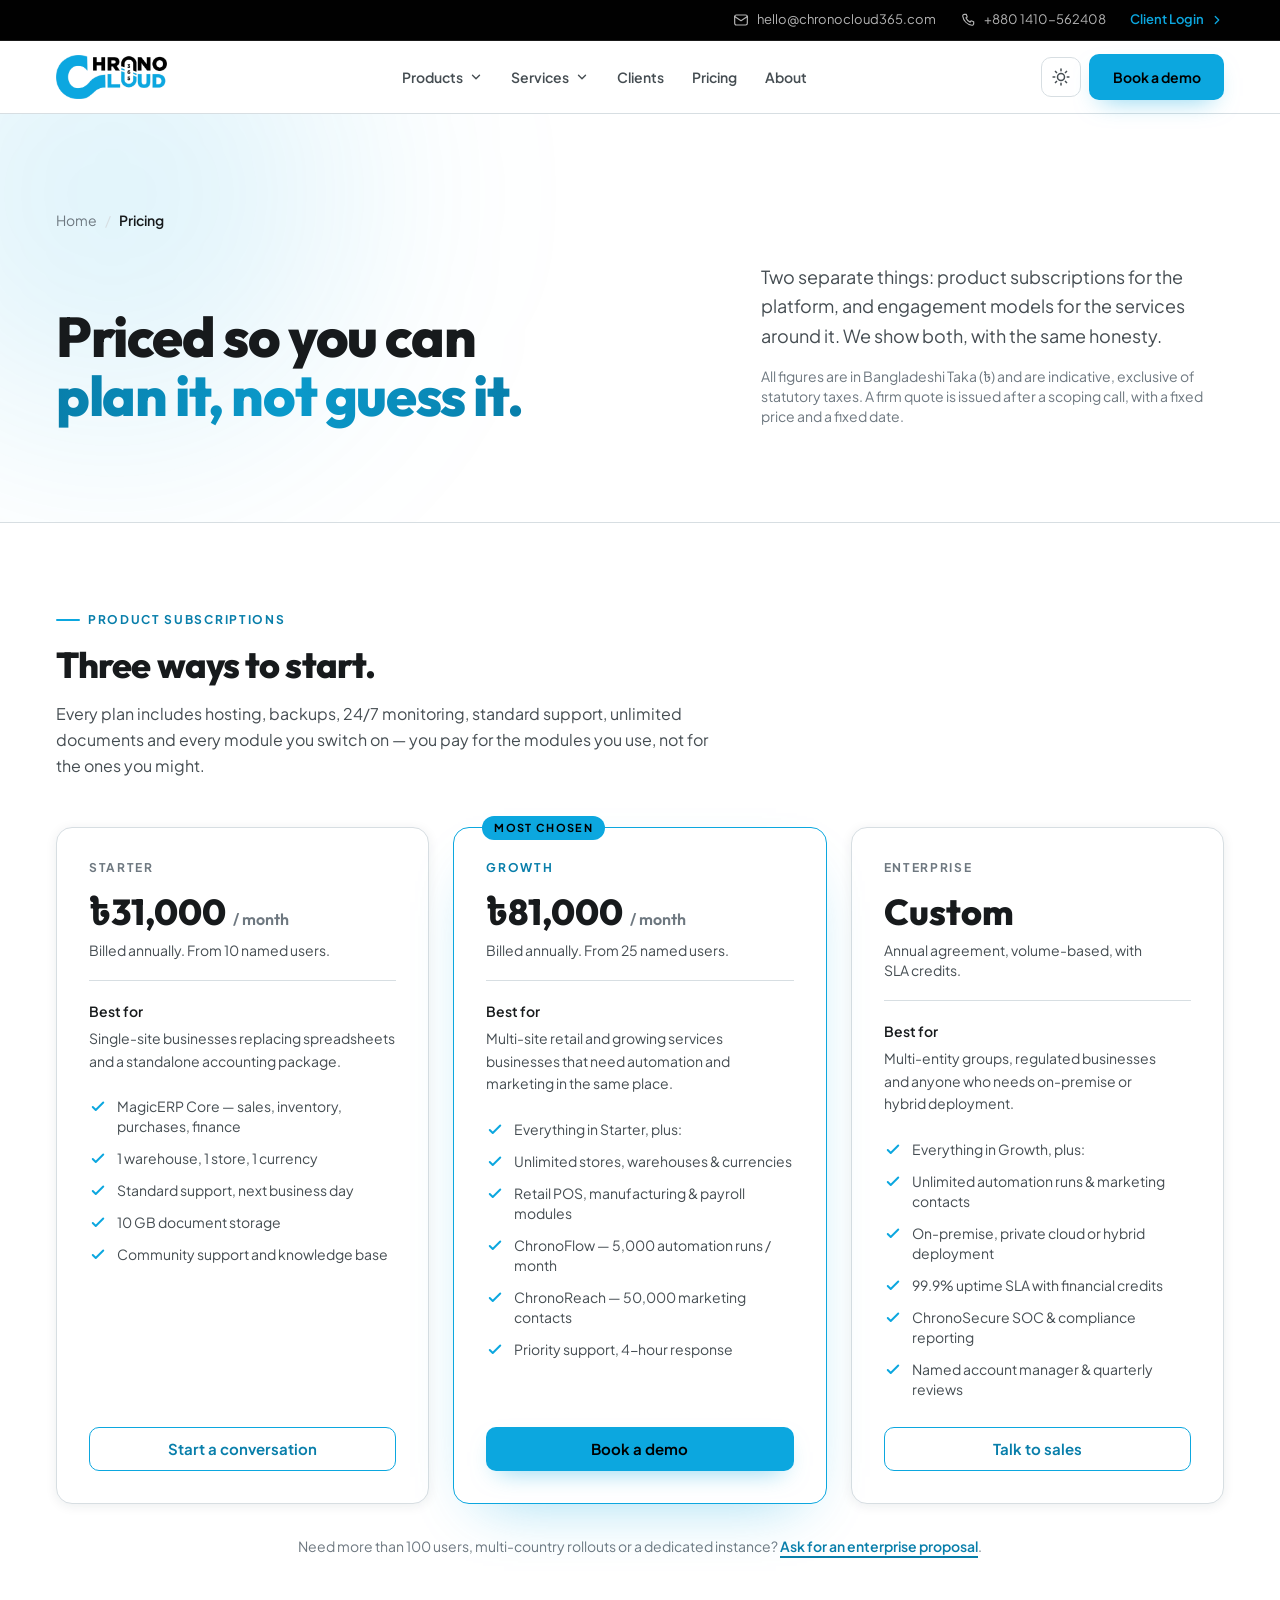
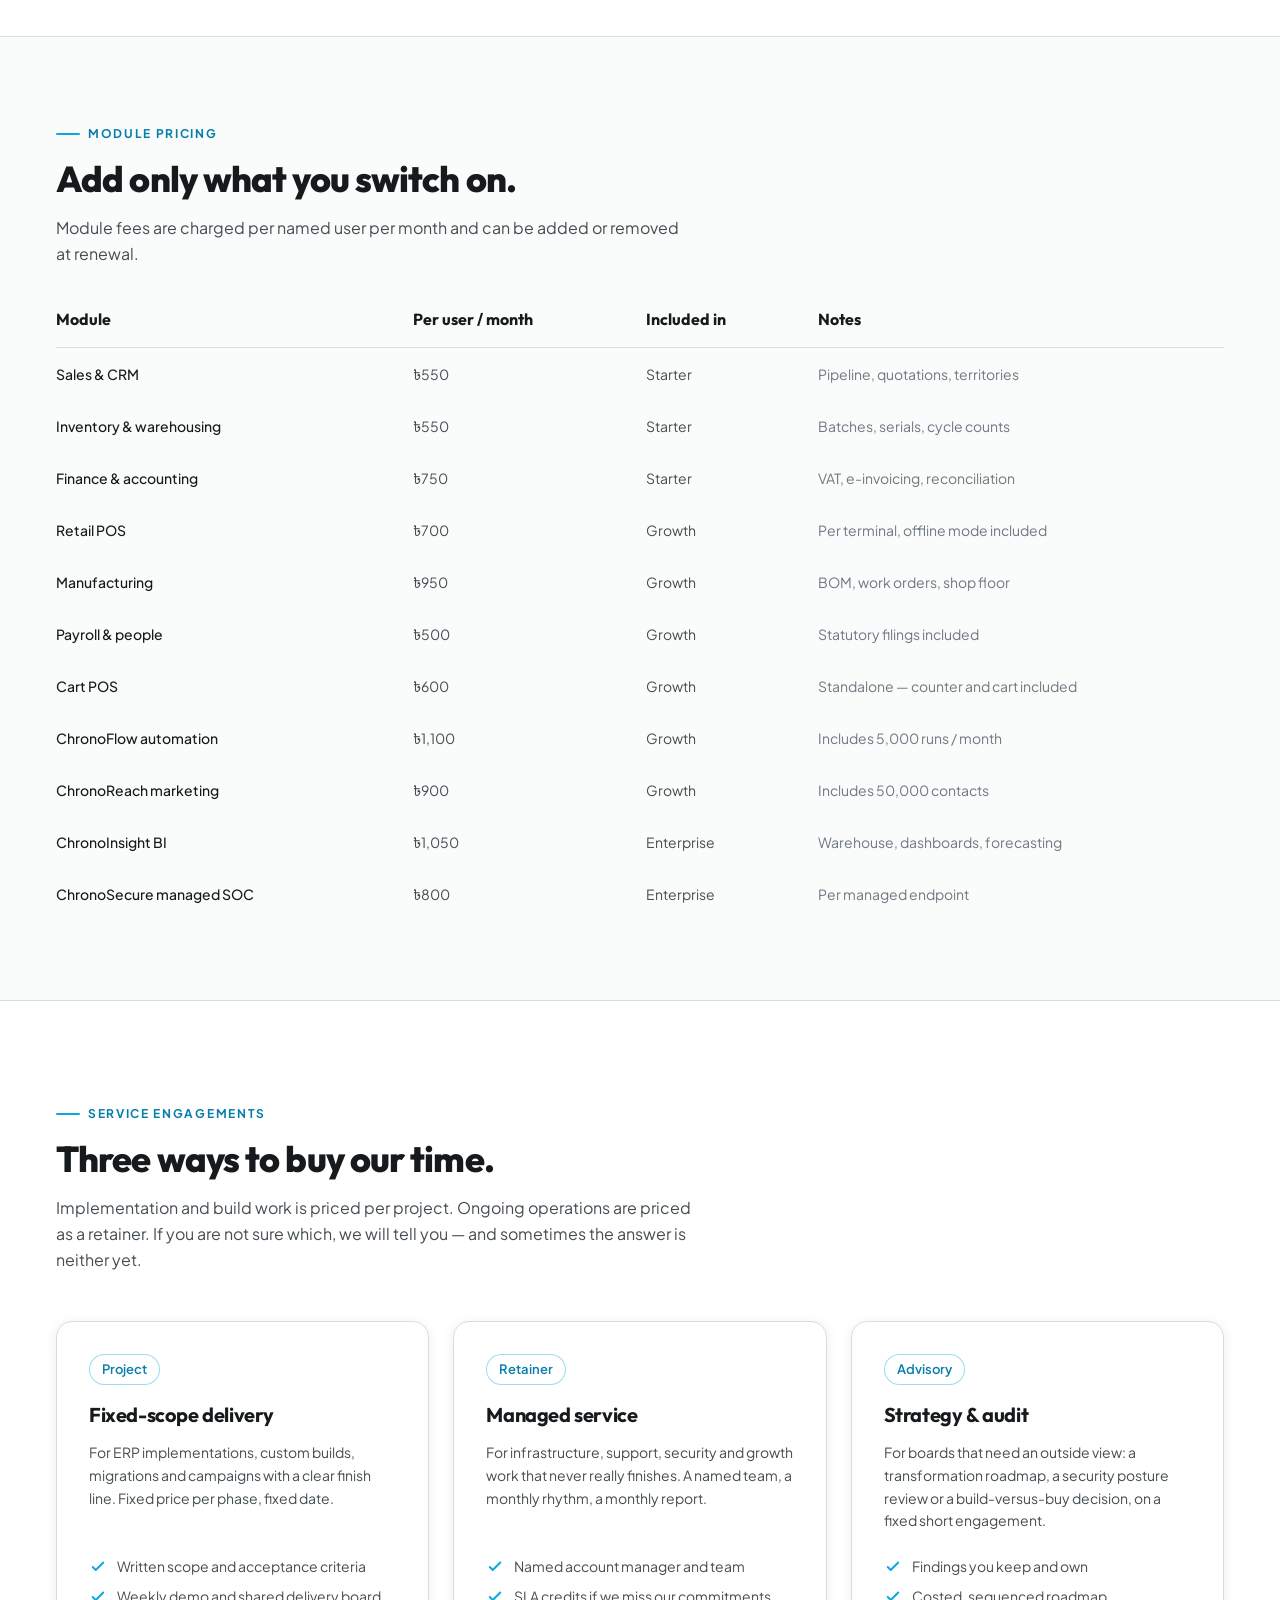
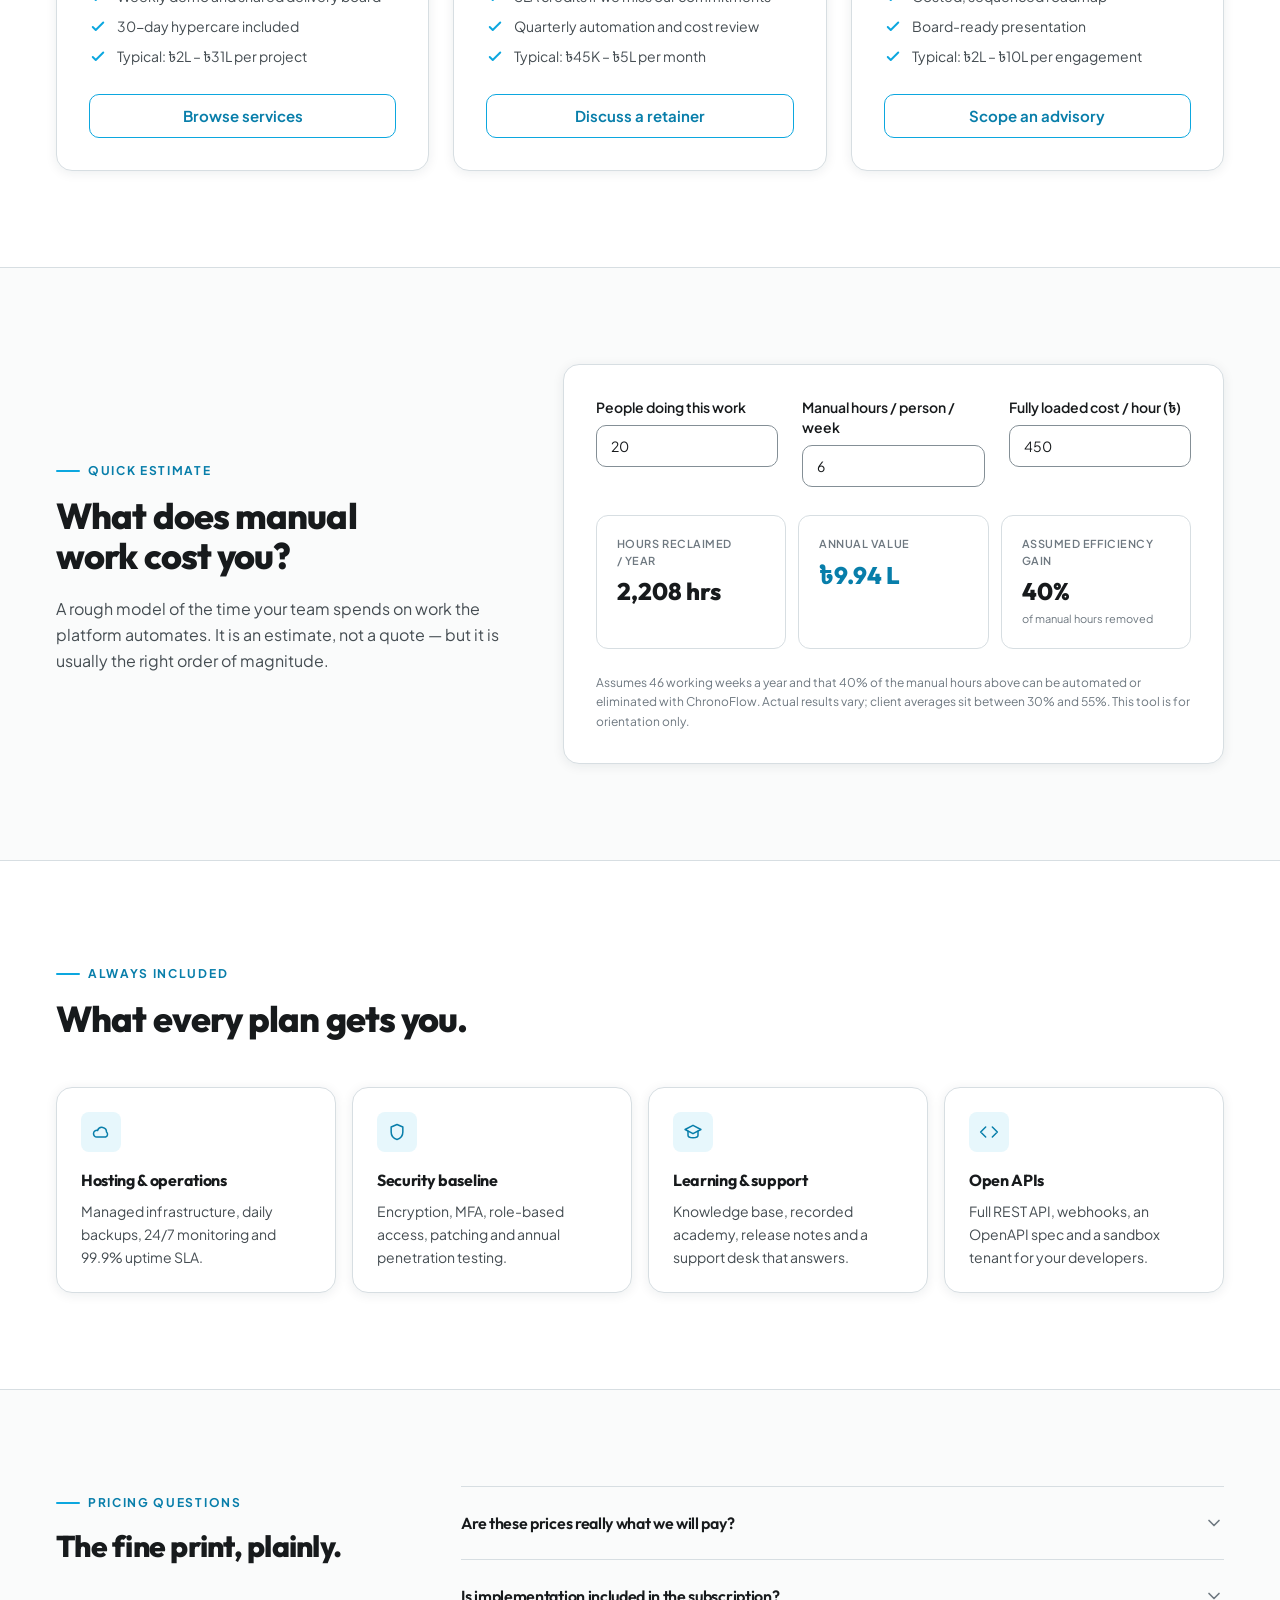
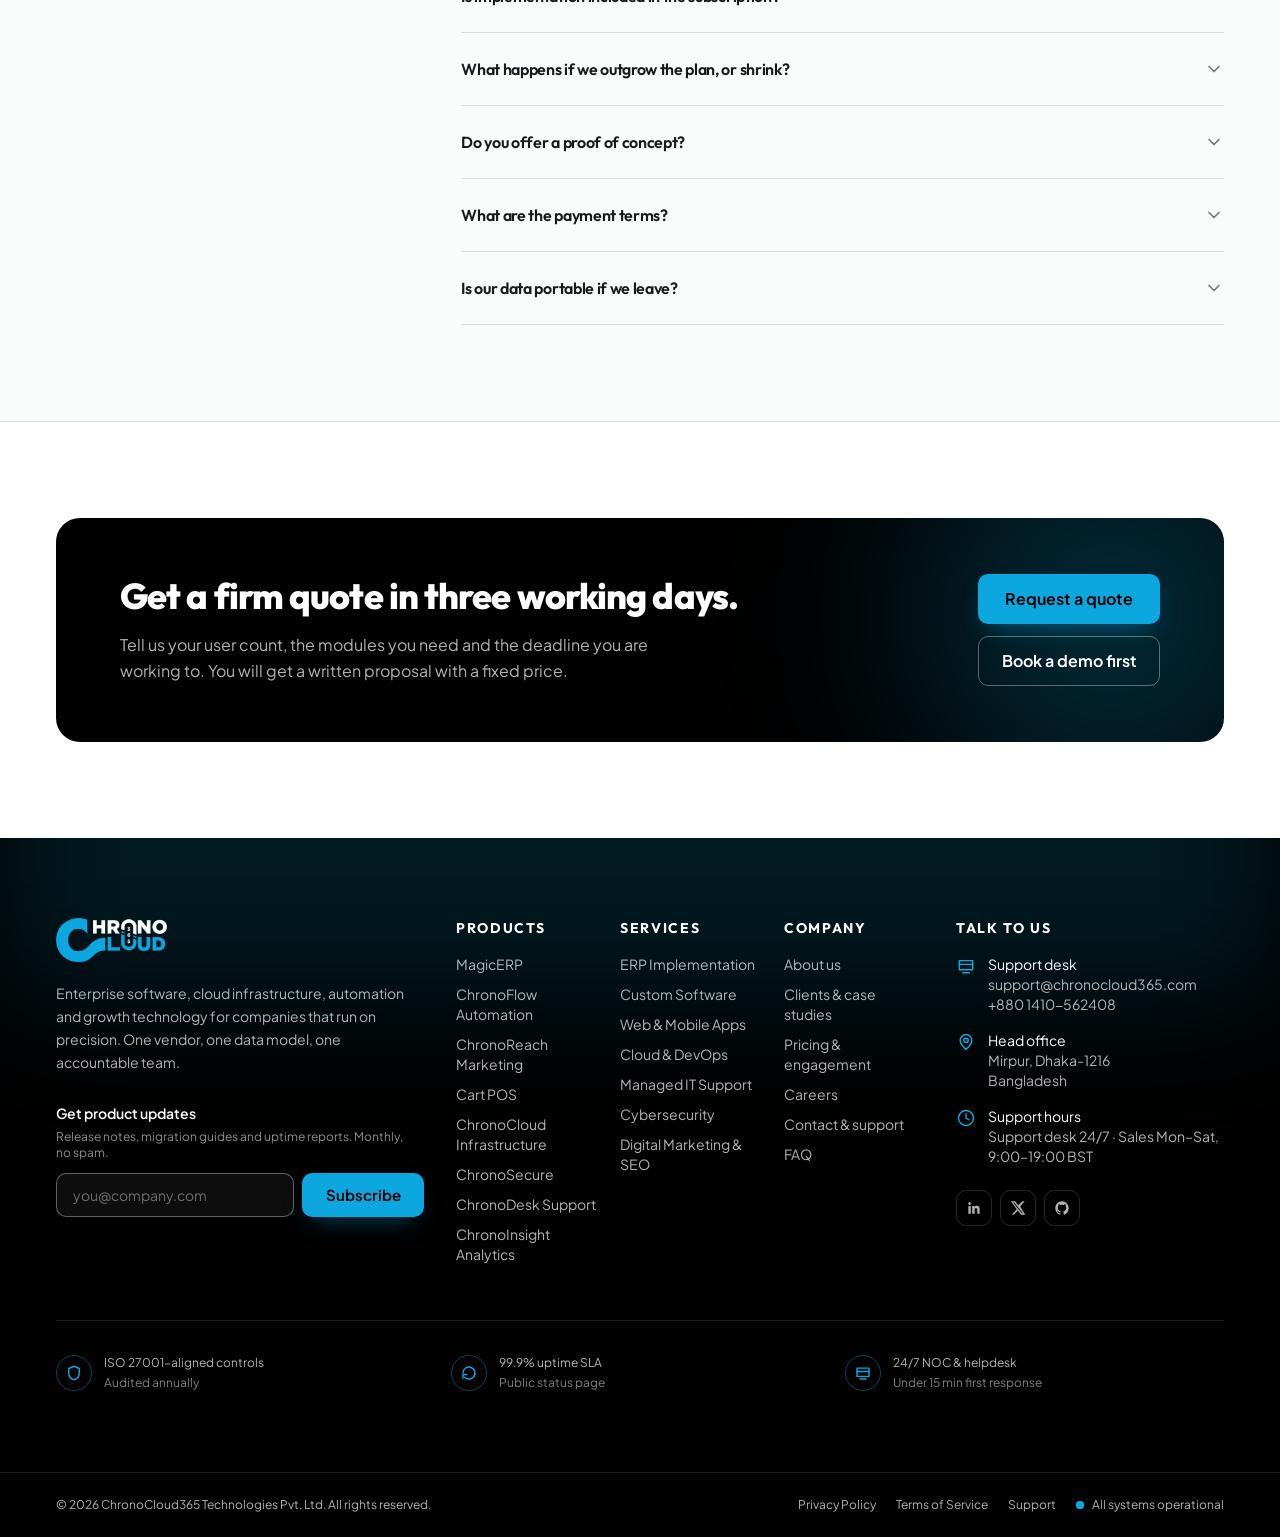
<file: pricing.html>
<!doctype html>
<html lang="en" class="scroll-pt-24">
<head>
<meta charset="utf-8" />
<meta name="viewport" content="width=device-width, initial-scale=1" />
<title>Pricing &amp; Engagement Models - ChronoCloud365</title>
<meta name="description" content="Transparent pricing for MagicERP, ChronoFlow, ChronoReach and ChronoCloud, plus project, retainer and managed service engagement models with a simple ROI calculator." />
<meta name="theme-color" content="#FFFFFF" />
<meta name="author" content="ChronoCloud365 Technologies Pvt. Ltd." />
<link rel="canonical" href="https://www.chronocloud365.com/pricing" />

<meta property="og:type" content="website" />
<meta property="og:site_name" content="ChronoCloud365" />
<meta property="og:title" content="Pricing &amp; Engagement Models - ChronoCloud365" />
<meta property="og:description" content="Transparent pricing for MagicERP, ChronoFlow, ChronoReach and ChronoCloud, plus project, retainer and managed service engagement models with a simple ROI calculator." />
<meta property="og:url" content="https://www.chronocloud365.com/pricing" />
<meta property="og:image" content="https://www.chronocloud365.com/assets/img/og-cover.png" />
<meta name="twitter:card" content="summary_large_image" />
<meta name="twitter:title" content="Pricing &amp; Engagement Models - ChronoCloud365" />
<meta name="twitter:description" content="Transparent pricing for MagicERP, ChronoFlow, ChronoReach and ChronoCloud, plus project, retainer and managed service engagement models with a simple ROI calculator." />
<meta name="twitter:image" content="https://www.chronocloud365.com/assets/img/og-cover.png" />

<link rel="icon" href="assets/favicon.ico" sizes="any" />
<link rel="icon" type="image/png" href="assets/img/favicon.png" />
<link rel="apple-touch-icon" href="assets/img/favicon.png" />

<link rel="preconnect" href="https://fonts.googleapis.com" />
<link rel="preconnect" href="https://fonts.gstatic.com" crossorigin />
<link href="https://fonts.googleapis.com/css2?family=Outfit:wght@400;500;600;700;800&family=Plus+Jakarta+Sans:wght@400;500;600;700;800&display=swap" rel="stylesheet" />
<!-- Noto Sans Bengali, subset to the taka sign (U+09F3) only - 4 KB, and the
     only way the currency symbol renders on devices without a Bengali font. -->
<link href="https://fonts.googleapis.com/css2?family=Noto+Sans+Bengali:wght@400;500;600;700;800&text=%E0%A7%B3&display=swap" rel="stylesheet" />
<link rel="stylesheet" href="assets/css/styles.css" />

<!-- Apply the theme before first paint so theme-swapped assets (such as the
     wordmark) never flash the wrong variant. -->
<script>
(function () {
  try {
    var stored = localStorage.getItem("cc-theme");
    var forced = new URLSearchParams(window.location.search).get("theme");
    var theme =
      forced === "dark" || forced === "light"
        ? forced
        : stored || (window.matchMedia("(prefers-color-scheme: dark)").matches ? "dark" : "light");
    document.documentElement.setAttribute("data-theme", theme);
    var meta = document.querySelector('meta[name="theme-color"]');
    if (meta) meta.setAttribute("content", theme === "dark" ? "#101619" : "#FFFFFF");
  } catch (e) {}
})();
</script>

<script type="application/ld+json">
{
  "@context": "https://schema.org",
  "@type": "Organization",
  "name": "ChronoCloud365 Technologies Pvt. Ltd.",
  "alternateName": "ChronoCloud365",
  "url": "https://www.chronocloud365.com/",
  "logo": "https://www.chronocloud365.com/assets/img/logo.png",
  "image": "https://www.chronocloud365.com/assets/img/og-cover.png",
  "description": "Enterprise software, workflow automation, marketing technology and managed cloud infrastructure for mid-market and enterprise teams.",
  "email": "hello@chronocloud365.com",
  "telephone": "+880-1410-562408",
  "foundingDate": "2014",
  "address": {
    "@type": "PostalAddress",
    "streetAddress": "Mirpur",
    "addressLocality": "Dhaka",
    "addressRegion": "Dhaka",
    "postalCode": "1216",
    "addressCountry": "BD"
  },
  "areaServed": ["BD", "IN", "AE", "GB", "US"],
  "knowsAbout": ["ERP", "Workflow Automation", "Marketing Technology", "Cloud Infrastructure", "Cybersecurity", "ITSM"],
  "contactPoint": [
    { "@type": "ContactPoint", "contactType": "sales", "email": "sales@chronocloud365.com", "telephone": "+880-1410-562408", "availableLanguage": ["English", "Bengali"] },
    { "@type": "ContactPoint", "contactType": "technical support", "email": "support@chronocloud365.com", "telephone": "+880-1410-562408", "availableLanguage": ["English", "Bengali"], "hoursAvailable": [{ "@type": "OpeningHoursSpecification", "dayOfWeek": ["Monday","Tuesday","Wednesday","Thursday","Friday","Saturday","Sunday"], "opens": "00:00", "closes": "23:59" }] }
  ]
}
</script>

</head>
<body class="bg-bg antialiased">
<a href="#main" class="sr-only focus:not-sr-only focus:absolute focus:left-4 focus:top-4 focus:z-[100] focus:rounded-brand focus:bg-brand focus:px-4 focus:py-2 focus:text-sm focus:font-semibold focus:text-black">Skip to main content</a>

<header id="site-header" class="sticky top-0 z-50">
  <!-- Utility strip -->
  <div class="hidden border-b border-white/10 bg-[#010101] text-white lg:block">
    <div class="container-page flex h-10 items-center justify-end gap-6 text-[13px]">
      <a href="mailto:hello@chronocloud365.com" class="flex items-center gap-2 text-white/70 transition-colors duration-200 hover:text-brand">
        <svg class="h-4 w-4" viewBox="0 0 24 24" fill="none" stroke="currentColor" stroke-width="1.8" aria-hidden="true">
          <rect x="2.5" y="4.5" width="19" height="15" rx="2.5" stroke-linecap="round" stroke-linejoin="round" />
          <path d="m3 7 9 6 9-6" stroke-linecap="round" stroke-linejoin="round" />
        </svg>
        hello@chronocloud365.com
      </a>
      <a href="tel:+8801410562408" class="flex items-center gap-2 text-white/70 transition-colors duration-200 hover:text-brand">
        <svg class="h-4 w-4" viewBox="0 0 24 24" fill="none" stroke="currentColor" stroke-width="1.8" aria-hidden="true">
          <path d="M6.6 3.5h2.7l1.5 3.9-2 1.4a12.5 12.5 0 0 0 6.4 6.4l1.4-2 3.9 1.5v2.7a2.5 2.5 0 0 1-2.7 2.5A16.5 16.5 0 0 1 4.1 6.2 2.5 2.5 0 0 1 6.6 3.5Z" stroke-linecap="round" stroke-linejoin="round" />
        </svg>
        +880 1410-562408
      </a>
      <a href="contact.html" class="flex items-center gap-1.5 font-semibold text-brand transition-colors duration-200 hover:text-white">
        Client Login
        <svg class="h-3.5 w-3.5" viewBox="0 0 24 24" fill="none" stroke="currentColor" stroke-width="2.2" aria-hidden="true">
          <path d="m9 6 6 6-6 6" stroke-linecap="round" stroke-linejoin="round" />
        </svg>
      </a>
    </div>
  </div>

  <!-- Main bar -->
  <div class="border-b border-line bg-bg/90 backdrop-blur-md transition-shadow duration-300" data-nav-bar>
    <div class="container-page flex h-16 items-center justify-between gap-4 lg:h-[4.5rem]">
      <a href="index.html" class="flex shrink-0 items-center gap-2.5" aria-label="ChronoCloud365 home">
        <!-- The wordmark swaps with the theme: black-on-transparent in light mode,
             white-on-transparent in dark mode. -->
        <picture class="block dark:hidden">
          <source srcset="assets/img/logo.webp" type="image/webp" />
          <img src="assets/img/logo.png" alt="ChronoCloud365" width="112" height="44" class="h-10 w-auto lg:h-11" />
        </picture>
        <picture class="hidden dark:block">
          <source srcset="assets/img/logo-on-dark.webp" type="image/webp" />
          <img src="assets/img/logo-on-dark.png" alt="ChronoCloud365" width="112" height="44" class="h-10 w-auto lg:h-11" />
        </picture>
      </a>

      <!-- Desktop navigation -->
      <nav class="hidden items-center gap-1 lg:flex" aria-label="Primary">
        <div class="relative" data-dropdown>
          <button type="button" class="flex items-center gap-1.5 rounded-brand px-3 py-2 text-sm font-semibold transition-colors duration-200 hover:bg-surface-muted hover:text-heading" data-dropdown-trigger aria-expanded="false">
            Products
            <svg class="h-3.5 w-3.5 transition-transform duration-200" data-chevron viewBox="0 0 24 24" fill="none" stroke="currentColor" stroke-width="2.4" aria-hidden="true">
              <path d="m6 9 6 6 6-6" stroke-linecap="round" stroke-linejoin="round" />
            </svg>
          </button>
          <div class="invisible absolute left-1/2 top-full z-50 w-[46rem] -translate-x-1/2 translate-y-1 pt-3 opacity-0 transition-all duration-200" data-dropdown-panel>
            <div class="grid grid-cols-3 gap-1 rounded-2xl border border-line bg-surface p-2 shadow-[0_24px_60px_-24px_rgb(16_35_45/35%)]">
              <div class="rounded-xl p-3">
                <p class="px-2 pb-2 text-[11px] font-bold uppercase tracking-[0.14em] text-muted">Business software</p>
                <a href="products.html#magic-erp" class="group flex gap-3 rounded-lg p-2 transition-colors duration-200 hover:bg-surface-muted">
                  <span class="mt-0.5 flex h-8 w-8 shrink-0 items-center justify-center rounded-lg bg-brand-soft text-brand-deep">
                    <svg class="h-4.5 w-4.5" viewBox="0 0 24 24" fill="none" stroke="currentColor" stroke-width="1.8" aria-hidden="true">
                      <rect x="3" y="3" width="7" height="7" rx="1.5" /><rect x="14" y="3" width="7" height="7" rx="1.5" /><rect x="3" y="14" width="7" height="7" rx="1.5" /><rect x="14" y="14" width="7" height="7" rx="1.5" />
                    </svg>
                  </span>
                  <span>
                    <span class="block text-sm font-semibold text-heading">MagicERP</span>
                    <span class="block text-xs leading-snug text-muted">Operations suite for sales, stock, finance and people</span>
                  </span>
                </a>
                <a href="products.html#chronoflow" class="group flex gap-3 rounded-lg p-2 transition-colors duration-200 hover:bg-surface-muted">
                  <span class="mt-0.5 flex h-8 w-8 shrink-0 items-center justify-center rounded-lg bg-brand-soft text-brand-deep">
                    <svg class="h-4.5 w-4.5" viewBox="0 0 24 24" fill="none" stroke="currentColor" stroke-width="1.8" aria-hidden="true">
                      <path d="M13 2 4.5 13.5H11L10 22l9.5-11.5H13L13 2Z" stroke-linecap="round" stroke-linejoin="round" />
                    </svg>
                  </span>
                  <span>
                    <span class="block text-sm font-semibold text-heading">ChronoFlow</span>
                    <span class="block text-xs leading-snug text-muted">No-code workflow and RPA automation</span>
                  </span>
                </a>
                <a href="products.html#chronoreach" class="group flex gap-3 rounded-lg p-2 transition-colors duration-200 hover:bg-surface-muted">
                  <span class="mt-0.5 flex h-8 w-8 shrink-0 items-center justify-center rounded-lg bg-brand-soft text-brand-deep">
                    <svg class="h-4.5 w-4.5" viewBox="0 0 24 24" fill="none" stroke="currentColor" stroke-width="1.8" aria-hidden="true">
                      <path d="M3 11v3a1 1 0 0 0 1 1h3l5 4V6L7 10H4a1 1 0 0 0-1 1Z" stroke-linecap="round" stroke-linejoin="round" />
                      <path d="M17 8.5a5 5 0 0 1 0 7" stroke-linecap="round" />
                    </svg>
                  </span>
                  <span>
                    <span class="block text-sm font-semibold text-heading">ChronoReach</span>
                    <span class="block text-xs leading-snug text-muted">Marketing, campaigns, SEO and lead capture</span>
                  </span>
                </a>
                <a href="products.html#cart-pos" class="group flex gap-3 rounded-lg p-2 transition-colors duration-200 hover:bg-surface-muted">
                  <span class="mt-0.5 flex h-8 w-8 shrink-0 items-center justify-center rounded-lg bg-brand-soft text-brand-deep">
                    <svg class="h-4.5 w-4.5" viewBox="0 0 24 24" fill="none" stroke="currentColor" stroke-width="1.8" aria-hidden="true">
                      <path d="M2.5 3.5h2.2l2.2 10.4a1.5 1.5 0 0 0 1.5 1.2h8.4a1.5 1.5 0 0 0 1.5-1.2l1.4-6.3H5.8" stroke-linecap="round" stroke-linejoin="round" />
                      <circle cx="9.5" cy="19" r="1.3" /><circle cx="17" cy="19" r="1.3" />
                    </svg>
                  </span>
                  <span>
                    <span class="block text-sm font-semibold text-heading">Cart POS</span>
                    <span class="block text-xs leading-snug text-muted">Unified cart and point of sale for retail</span>
                  </span>
                </a>
              </div>

              <div class="rounded-xl p-3">
                <p class="px-2 pb-2 text-[11px] font-bold uppercase tracking-[0.14em] text-muted">Managed services</p>
                <a href="products.html#chronocloud" class="group flex gap-3 rounded-lg p-2 transition-colors duration-200 hover:bg-surface-muted">
                  <span class="mt-0.5 flex h-8 w-8 shrink-0 items-center justify-center rounded-lg bg-surface-muted text-heading">
                    <svg class="h-4.5 w-4.5" viewBox="0 0 24 24" fill="none" stroke="currentColor" stroke-width="1.8" aria-hidden="true">
                      <path d="M7 18a4 4 0 1 1 .9-7.9A5.5 5.5 0 0 1 18.6 12 3.5 3.5 0 0 1 17.5 18H7Z" stroke-linecap="round" stroke-linejoin="round" />
                    </svg>
                  </span>
                  <span>
                    <span class="block text-sm font-semibold text-heading">ChronoCloud</span>
                    <span class="block text-xs leading-snug text-muted">Managed cloud, DevOps and infrastructure</span>
                  </span>
                </a>
                <a href="products.html#chronosecure" class="group flex gap-3 rounded-lg p-2 transition-colors duration-200 hover:bg-surface-muted">
                  <span class="mt-0.5 flex h-8 w-8 shrink-0 items-center justify-center rounded-lg bg-surface-muted text-heading">
                    <svg class="h-4.5 w-4.5" viewBox="0 0 24 24" fill="none" stroke="currentColor" stroke-width="1.8" aria-hidden="true">
                      <path d="M12 3 5 6v6c0 4.2 2.9 7.9 7 9 4.1-1.1 7-4.8 7-9V6l-7-3Z" stroke-linecap="round" stroke-linejoin="round" />
                      <path d="M9.5 12.5 11.5 14.5 15 11" stroke-linecap="round" stroke-linejoin="round" />
                    </svg>
                  </span>
                  <span>
                    <span class="block text-sm font-semibold text-heading">ChronoSecure</span>
                    <span class="block text-xs leading-snug text-muted">Managed security and compliance</span>
                  </span>
                </a>
                <a href="products.html#chronodesk" class="group flex gap-3 rounded-lg p-2 transition-colors duration-200 hover:bg-surface-muted">
                  <span class="mt-0.5 flex h-8 w-8 shrink-0 items-center justify-center rounded-lg bg-surface-muted text-heading">
                    <svg class="h-4.5 w-4.5" viewBox="0 0 24 24" fill="none" stroke="currentColor" stroke-width="1.8" aria-hidden="true">
                      <path d="M4 5.5h16v11H4z" stroke-linecap="round" stroke-linejoin="round" />
                      <path d="M4 10h16M8 20h8" stroke-linecap="round" stroke-linejoin="round" />
                    </svg>
                  </span>
                  <span>
                    <span class="block text-sm font-semibold text-heading">ChronoDesk</span>
                    <span class="block text-xs leading-snug text-muted">Helpdesk, ITSM and remote support</span>
                  </span>
                </a>
                <a href="products.html#chronoinsight" class="group flex gap-3 rounded-lg p-2 transition-colors duration-200 hover:bg-surface-muted">
                  <span class="mt-0.5 flex h-8 w-8 shrink-0 items-center justify-center rounded-lg bg-surface-muted text-heading">
                    <svg class="h-4.5 w-4.5" viewBox="0 0 24 24" fill="none" stroke="currentColor" stroke-width="1.8" aria-hidden="true">
                      <path d="M4 20V10M10 20V4M16 20v-7M22 20H2" stroke-linecap="round" stroke-linejoin="round" />
                    </svg>
                  </span>
                  <span>
                    <span class="block text-sm font-semibold text-heading">ChronoInsight</span>
                    <span class="block text-xs leading-snug text-muted">Dashboards, forecasting and analytics</span>
                  </span>
                </a>
              </div>

              <div class="flex flex-col rounded-xl bg-surface-tint p-3">
                <p class="px-2 pb-2 text-[11px] font-bold uppercase tracking-[0.14em] text-brand-deep">One platform</p>
                <p class="px-2 text-sm font-semibold text-heading">Every product shares one data model, one login and one audit trail.</p>
                <ul class="mt-3 grid gap-2 px-2 text-[13px] text-body">
                  <li class="flex items-start gap-2"><svg class="mt-0.5 h-4 w-4 shrink-0 text-brand" viewBox="0 0 24 24" fill="none" stroke="currentColor" stroke-width="2.4" aria-hidden="true"><path d="m5 12 4 4L19 6" stroke-linecap="round" stroke-linejoin="round" /></svg>Single sign-on across all modules</li>
                  <li class="flex items-start gap-2"><svg class="mt-0.5 h-4 w-4 shrink-0 text-brand" viewBox="0 0 24 24" fill="none" stroke="currentColor" stroke-width="2.4" aria-hidden="true"><path d="m5 12 4 4L19 6" stroke-linecap="round" stroke-linejoin="round" /></svg>Open REST &amp; webhook APIs</li>
                  <li class="flex items-start gap-2"><svg class="mt-0.5 h-4 w-4 shrink-0 text-brand" viewBox="0 0 24 24" fill="none" stroke="currentColor" stroke-width="2.4" aria-hidden="true"><path d="m5 12 4 4L19 6" stroke-linecap="round" stroke-linejoin="round" /></svg>Deploy cloud, on-premise or hybrid</li>
                </ul>
                <a href="contact.html?demo=1" class="btn btn-primary mt-4 w-full text-sm">Book a live demo</a>
              </div>
            </div>
          </div>
        </div>

        <div class="relative" data-dropdown>
          <button type="button" class="flex items-center gap-1.5 rounded-brand px-3 py-2 text-sm font-semibold transition-colors duration-200 hover:bg-surface-muted hover:text-heading" data-dropdown-trigger aria-expanded="false">
            Services
            <svg class="h-3.5 w-3.5 transition-transform duration-200" data-chevron viewBox="0 0 24 24" fill="none" stroke="currentColor" stroke-width="2.4" aria-hidden="true">
              <path d="m6 9 6 6 6-6" stroke-linecap="round" stroke-linejoin="round" />
            </svg>
          </button>
          <div class="invisible absolute left-1/2 top-full z-50 w-[38rem] -translate-x-1/2 translate-y-1 pt-3 opacity-0 transition-all duration-200" data-dropdown-panel>
            <div class="grid grid-cols-2 gap-1 rounded-2xl border border-line bg-surface p-2 shadow-[0_24px_60px_-24px_rgb(16_35_45/35%)]">
              <div class="rounded-xl p-3">
                <p class="px-2 pb-2 text-[11px] font-bold uppercase tracking-[0.14em] text-muted">Consulting &amp; delivery</p>
                <a href="services.html#implementation" class="block rounded-lg px-2 py-1.5 text-sm font-medium text-heading transition-colors duration-200 hover:bg-surface-muted hover:text-brand-deep">ERP Implementation &amp; Consulting</a>
                <a href="services.html#custom-software" class="block rounded-lg px-2 py-1.5 text-sm font-medium text-heading transition-colors duration-200 hover:bg-surface-muted hover:text-brand-deep">Custom Software Development</a>
                <a href="services.html#app-development" class="block rounded-lg px-2 py-1.5 text-sm font-medium text-heading transition-colors duration-200 hover:bg-surface-muted hover:text-brand-deep">Web &amp; Mobile App Development</a>
                <a href="services.html#design" class="block rounded-lg px-2 py-1.5 text-sm font-medium text-heading transition-colors duration-200 hover:bg-surface-muted hover:text-brand-deep">UI/UX &amp; Product Design</a>
                <a href="services.html#qa" class="block rounded-lg px-2 py-1.5 text-sm font-medium text-heading transition-colors duration-200 hover:bg-surface-muted hover:text-brand-deep">QA, Testing &amp; Release Engineering</a>
                <a href="services.html#consulting" class="block rounded-lg px-2 py-1.5 text-sm font-medium text-heading transition-colors duration-200 hover:bg-surface-muted hover:text-brand-deep">Digital Transformation Strategy</a>
              </div>
              <div class="rounded-xl p-3">
                <p class="px-2 pb-2 text-[11px] font-bold uppercase tracking-[0.14em] text-muted">Operations &amp; growth</p>
                <a href="services.html#cloud" class="block rounded-lg px-2 py-1.5 text-sm font-medium text-heading transition-colors duration-200 hover:bg-surface-muted hover:text-brand-deep">Cloud Migration &amp; DevOps</a>
                <a href="services.html#managed-it" class="block rounded-lg px-2 py-1.5 text-sm font-medium text-heading transition-colors duration-200 hover:bg-surface-muted hover:text-brand-deep">Managed IT &amp; 24/7 Support</a>
                <a href="services.html#security" class="block rounded-lg px-2 py-1.5 text-sm font-medium text-heading transition-colors duration-200 hover:bg-surface-muted hover:text-brand-deep">Cybersecurity &amp; Compliance</a>
                <a href="services.html#integration" class="block rounded-lg px-2 py-1.5 text-sm font-medium text-heading transition-colors duration-200 hover:bg-surface-muted hover:text-brand-deep">Data Migration &amp; Integration</a>
                <a href="services.html#marketing" class="block rounded-lg px-2 py-1.5 text-sm font-medium text-heading transition-colors duration-200 hover:bg-surface-muted hover:text-brand-deep">Digital Marketing &amp; SEO</a>
                <a href="services.html#training" class="block rounded-lg px-2 py-1.5 text-sm font-medium text-heading transition-colors duration-200 hover:bg-surface-muted hover:text-brand-deep">Training &amp; Enablement</a>
              </div>
            </div>
          </div>
        </div>

        <a href="clients.html" class="rounded-brand px-3 py-2 text-sm font-semibold text-body transition-colors duration-200 hover:bg-surface-muted hover:text-heading">Clients</a>
        <a href="pricing.html" class="rounded-brand px-3 py-2 text-sm font-semibold text-body transition-colors duration-200 hover:bg-surface-muted hover:text-heading">Pricing</a>
        <a href="about.html" class="rounded-brand px-3 py-2 text-sm font-semibold text-body transition-colors duration-200 hover:bg-surface-muted hover:text-heading">About</a>
      </nav>

      <div class="flex items-center gap-2">
        <button type="button" class="flex h-10 w-10 cursor-pointer items-center justify-center rounded-brand border border-line text-body transition-colors duration-200 hover:bg-surface-muted hover:text-heading" data-theme-toggle aria-label="Toggle dark mode">
          <svg class="h-5 w-5 dark:hidden" viewBox="0 0 24 24" fill="none" stroke="currentColor" stroke-width="1.8" aria-hidden="true">
            <circle cx="12" cy="12" r="4.2" />
            <path d="M12 2.5v2M12 19.5v2M2.5 12h2M19.5 12h2M5.3 5.3l1.4 1.4M17.3 17.3l1.4 1.4M18.7 5.3l-1.4 1.4M6.7 17.3l-1.4 1.4" stroke-linecap="round" />
          </svg>
          <svg class="hidden h-5 w-5 dark:block" viewBox="0 0 24 24" fill="none" stroke="currentColor" stroke-width="1.8" aria-hidden="true">
            <path d="M20 14.5A8.5 8.5 0 0 1 9.5 4a8.5 8.5 0 1 0 10.5 10.5Z" stroke-linecap="round" stroke-linejoin="round" />
          </svg>
        </button>

        <a href="contact.html?demo=1" class="btn btn-primary hidden text-sm sm:inline-flex">Book a demo</a>

        <button type="button" class="flex h-10 w-10 cursor-pointer items-center justify-center rounded-brand border border-line text-heading transition-colors duration-200 hover:bg-surface-muted lg:hidden" data-mobile-toggle aria-expanded="false" aria-controls="mobile-nav" aria-label="Open menu">
          <svg class="h-5 w-5" data-menu-open viewBox="0 0 24 24" fill="none" stroke="currentColor" stroke-width="2" aria-hidden="true">
            <path d="M4 7h16M4 12h16M4 17h16" stroke-linecap="round" />
          </svg>
          <svg class="hidden h-5 w-5" data-menu-close viewBox="0 0 24 24" fill="none" stroke="currentColor" stroke-width="2" aria-hidden="true">
            <path d="m6 6 12 12M18 6 6 18" stroke-linecap="round" />
          </svg>
        </button>
      </div>
    </div>
  </div>

  <!-- Mobile navigation -->
  <div id="mobile-nav" class="hidden max-h-[calc(100vh-4rem)] overflow-y-auto border-b border-line bg-bg lg:hidden">
    <nav class="container-page space-y-1 py-4" aria-label="Mobile">
      <a href="products.html" class="flex items-center justify-between rounded-brand px-3 py-2.5 text-[15px] font-semibold text-heading transition-colors duration-200 hover:bg-surface-muted">Products</a>
      <a href="services.html" class="flex items-center justify-between rounded-brand px-3 py-2.5 text-[15px] font-semibold text-heading transition-colors duration-200 hover:bg-surface-muted">Services</a>
      <a href="clients.html" class="flex items-center justify-between rounded-brand px-3 py-2.5 text-[15px] font-semibold text-heading transition-colors duration-200 hover:bg-surface-muted">Clients</a>
      <a href="pricing.html" class="flex items-center justify-between rounded-brand px-3 py-2.5 text-[15px] font-semibold text-heading transition-colors duration-200 hover:bg-surface-muted">Pricing</a>
      <a href="about.html" class="flex items-center justify-between rounded-brand px-3 py-2.5 text-[15px] font-semibold text-heading transition-colors duration-200 hover:bg-surface-muted">About</a>
      <a href="careers.html" class="flex items-center justify-between rounded-brand px-3 py-2.5 text-[15px] font-semibold text-heading transition-colors duration-200 hover:bg-surface-muted">Careers</a>
      <a href="contact.html" class="flex items-center justify-between rounded-brand px-3 py-2.5 text-[15px] font-semibold text-heading transition-colors duration-200 hover:bg-surface-muted">Contact</a>
      <div class="grid gap-2 pt-3">
        <a href="contact.html?demo=1" class="btn btn-primary w-full">Book a demo</a>
        <a href="contact.html" class="btn btn-secondary w-full">Talk to sales</a>
      </div>
      <div class="mt-4 space-y-1 border-t border-line pt-4 text-sm">
        <a href="mailto:hello@chronocloud365.com" class="flex items-center gap-2 rounded-brand px-3 py-2 text-body transition-colors duration-200 hover:bg-surface-muted">
          <svg class="h-4 w-4 text-brand" viewBox="0 0 24 24" fill="none" stroke="currentColor" stroke-width="1.8" aria-hidden="true"><rect x="2.5" y="4.5" width="19" height="15" rx="2.5" stroke-linecap="round" stroke-linejoin="round" /><path d="m3 7 9 6 9-6" stroke-linecap="round" stroke-linejoin="round" /></svg>
          hello@chronocloud365.com
        </a>
        <a href="tel:+8801410562408" class="flex items-center gap-2 rounded-brand px-3 py-2 text-body transition-colors duration-200 hover:bg-surface-muted">
          <svg class="h-4 w-4 text-brand" viewBox="0 0 24 24" fill="none" stroke="currentColor" stroke-width="1.8" aria-hidden="true"><path d="M6.6 3.5h2.7l1.5 3.9-2 1.4a12.5 12.5 0 0 0 6.4 6.4l1.4-2 3.9 1.5v2.7a2.5 2.5 0 0 1-2.7 2.5A16.5 16.5 0 0 1 4.1 6.2 2.5 2.5 0 0 1 6.6 3.5Z" stroke-linecap="round" stroke-linejoin="round" /></svg>
          +880 1410-562408
        </a>
      </div>
    </nav>
  </div>
</header>

<main id="main">

  <!-- ============================================================== HERO -->
  <section class="relative overflow-hidden border-b border-line bg-surface-mist">
    <div class="pointer-events-none absolute inset-0 grid-dots mask-fade-b opacity-70"></div>
    <div class="pointer-events-none absolute -left-32 -top-40 h-[30rem] w-[30rem] rounded-full bg-brand/12 blur-[110px]"></div>
    <div class="container-page relative py-16 lg:py-24">
      <nav aria-label="Breadcrumb" class="text-sm text-muted">
        <ol class="flex flex-wrap items-center gap-2">
          <li><a href="index.html" class="transition-colors duration-200 hover:text-brand-deep">Home</a></li>
          <li aria-hidden="true" class="text-line">/</li>
          <li><span class="font-semibold text-heading">Pricing</span></li>
        </ol>
      </nav>

      <div class="mt-8 grid gap-10 lg:grid-cols-12 lg:items-end">
        <div class="lg:col-span-7">
          <h1 class="text-4xl font-extrabold tracking-tight sm:text-5xl lg:text-[3.5rem] lg:leading-[1.05]">
            Priced so you can<br /><span class="text-gradient-brand">plan it, not guess it.</span>
          </h1>
        </div>
        <div class="lg:col-span-5">
          <p class="text-lg leading-relaxed text-body">
            Two separate things: product subscriptions for the platform, and engagement models
            for the services around it. We show both, with the same honesty.
          </p>
          <p class="mt-4 text-sm text-muted">
            All figures are in Bangladeshi Taka (৳) and are indicative, exclusive of statutory taxes. A firm quote is issued
            after a scoping call, with a fixed price and a fixed date.
          </p>
        </div>
      </div>
    </div>
  </section>

  <!-- ======================================================== SUBSCRIPTION -->
  <section class="py-16 lg:py-20">
    <div class="container-page">
      <div class="flex flex-col gap-6 lg:flex-row lg:items-center lg:justify-between">
        <div>
          <p class="eyebrow">Product subscriptions</p>
          <h2 class="mt-4 text-3xl font-extrabold tracking-tight sm:text-4xl">Three ways to start.</h2>
          <p class="mt-4 max-w-2xl text-base leading-relaxed text-body">
            Every plan includes hosting, backups, 24/7 monitoring, standard support, unlimited
            documents and every module you switch on &mdash; you pay for the modules you use, not
            for the ones you might.
          </p>
        </div>
      </div>

      <div class="mt-12 grid gap-6 lg:grid-cols-3">
        <!-- Starter -->
        <article class="card flex flex-col p-7 lg:p-8">
          <p class="text-xs font-bold uppercase tracking-[0.14em] text-muted">Starter</p>
          <p class="mt-4 font-display text-4xl font-extrabold text-heading">
            <span data-count-to="31000" data-count-prefix="৳">৳31,000</span>
            <span class="text-base font-semibold text-muted">/ month</span>
          </p>
          <p class="mt-2 text-sm text-body">Billed annually. From 10 named users.</p>
          <p class="mt-5 border-t border-line pt-5 text-sm font-semibold text-heading">Best for</p>
          <p class="mt-1.5 text-sm leading-relaxed text-body">Single-site businesses replacing spreadsheets and a standalone accounting package.</p>
          <ul class="mt-6 flex-1 space-y-3 text-sm text-body">
            <li class="flex items-start gap-2.5"><svg class="mt-0.5 h-4.5 w-4.5 shrink-0 text-brand" viewBox="0 0 24 24" fill="none" stroke="currentColor" stroke-width="2.6" aria-hidden="true"><path d="m5 12 4 4L19 6" stroke-linecap="round" stroke-linejoin="round" /></svg>MagicERP Core &mdash; sales, inventory, purchases, finance</li>
            <li class="flex items-start gap-2.5"><svg class="mt-0.5 h-4.5 w-4.5 shrink-0 text-brand" viewBox="0 0 24 24" fill="none" stroke="currentColor" stroke-width="2.6" aria-hidden="true"><path d="m5 12 4 4L19 6" stroke-linecap="round" stroke-linejoin="round" /></svg>1 warehouse, 1 store, 1 currency</li>
            <li class="flex items-start gap-2.5"><svg class="mt-0.5 h-4.5 w-4.5 shrink-0 text-brand" viewBox="0 0 24 24" fill="none" stroke="currentColor" stroke-width="2.6" aria-hidden="true"><path d="m5 12 4 4L19 6" stroke-linecap="round" stroke-linejoin="round" /></svg>Standard support, next business day</li>
            <li class="flex items-start gap-2.5"><svg class="mt-0.5 h-4.5 w-4.5 shrink-0 text-brand" viewBox="0 0 24 24" fill="none" stroke="currentColor" stroke-width="2.6" aria-hidden="true"><path d="m5 12 4 4L19 6" stroke-linecap="round" stroke-linejoin="round" /></svg>10 GB document storage</li>
            <li class="flex items-start gap-2.5"><svg class="mt-0.5 h-4.5 w-4.5 shrink-0 text-brand" viewBox="0 0 24 24" fill="none" stroke="currentColor" stroke-width="2.6" aria-hidden="true"><path d="m5 12 4 4L19 6" stroke-linecap="round" stroke-linejoin="round" /></svg>Community support and knowledge base</li>
          </ul>
          <a href="contact.html?demo=1" class="btn btn-secondary mt-7 w-full">Start a conversation</a>
        </article>

        <!-- Growth -->
        <article class="card relative flex flex-col border-brand p-7 shadow-[0_24px_60px_-30px_rgb(12_167_223/45%)] lg:p-8">
          <span class="absolute -top-3 left-7 rounded-full bg-brand px-3 py-1 text-[11px] font-bold uppercase tracking-[0.12em] text-black">Most chosen</span>
          <p class="text-xs font-bold uppercase tracking-[0.14em] text-brand-deep">Growth</p>
          <p class="mt-4 font-display text-4xl font-extrabold text-heading">
            <span data-count-to="81000" data-count-prefix="৳">৳81,000</span>
            <span class="text-base font-semibold text-muted">/ month</span>
          </p>
          <p class="mt-2 text-sm text-body">Billed annually. From 25 named users.</p>
          <p class="mt-5 border-t border-line pt-5 text-sm font-semibold text-heading">Best for</p>
          <p class="mt-1.5 text-sm leading-relaxed text-body">Multi-site retail and growing services businesses that need automation and marketing in the same place.</p>
          <ul class="mt-6 flex-1 space-y-3 text-sm text-body">
            <li class="flex items-start gap-2.5"><svg class="mt-0.5 h-4.5 w-4.5 shrink-0 text-brand" viewBox="0 0 24 24" fill="none" stroke="currentColor" stroke-width="2.6" aria-hidden="true"><path d="m5 12 4 4L19 6" stroke-linecap="round" stroke-linejoin="round" /></svg>Everything in Starter, plus:</li>
            <li class="flex items-start gap-2.5"><svg class="mt-0.5 h-4.5 w-4.5 shrink-0 text-brand" viewBox="0 0 24 24" fill="none" stroke="currentColor" stroke-width="2.6" aria-hidden="true"><path d="m5 12 4 4L19 6" stroke-linecap="round" stroke-linejoin="round" /></svg>Unlimited stores, warehouses &amp; currencies</li>
            <li class="flex items-start gap-2.5"><svg class="mt-0.5 h-4.5 w-4.5 shrink-0 text-brand" viewBox="0 0 24 24" fill="none" stroke="currentColor" stroke-width="2.6" aria-hidden="true"><path d="m5 12 4 4L19 6" stroke-linecap="round" stroke-linejoin="round" /></svg>Retail POS, manufacturing &amp; payroll modules</li>
            <li class="flex items-start gap-2.5"><svg class="mt-0.5 h-4.5 w-4.5 shrink-0 text-brand" viewBox="0 0 24 24" fill="none" stroke="currentColor" stroke-width="2.6" aria-hidden="true"><path d="m5 12 4 4L19 6" stroke-linecap="round" stroke-linejoin="round" /></svg>ChronoFlow &mdash; 5,000 automation runs / month</li>
            <li class="flex items-start gap-2.5"><svg class="mt-0.5 h-4.5 w-4.5 shrink-0 text-brand" viewBox="0 0 24 24" fill="none" stroke="currentColor" stroke-width="2.6" aria-hidden="true"><path d="m5 12 4 4L19 6" stroke-linecap="round" stroke-linejoin="round" /></svg>ChronoReach &mdash; 50,000 marketing contacts</li>
            <li class="flex items-start gap-2.5"><svg class="mt-0.5 h-4.5 w-4.5 shrink-0 text-brand" viewBox="0 0 24 24" fill="none" stroke="currentColor" stroke-width="2.6" aria-hidden="true"><path d="m5 12 4 4L19 6" stroke-linecap="round" stroke-linejoin="round" /></svg>Priority support, 4-hour response</li>
          </ul>
          <a href="contact.html?demo=1" class="btn btn-primary mt-7 w-full">Book a demo</a>
        </article>

        <!-- Enterprise -->
        <article class="card flex flex-col p-7 lg:p-8">
          <p class="text-xs font-bold uppercase tracking-[0.14em] text-muted">Enterprise</p>
          <p class="mt-4 font-display text-4xl font-extrabold text-heading">Custom</p>
          <p class="mt-2 text-sm text-body">Annual agreement, volume-based, with SLA credits.</p>
          <p class="mt-5 border-t border-line pt-5 text-sm font-semibold text-heading">Best for</p>
          <p class="mt-1.5 text-sm leading-relaxed text-body">Multi-entity groups, regulated businesses and anyone who needs on-premise or hybrid deployment.</p>
          <ul class="mt-6 flex-1 space-y-3 text-sm text-body">
            <li class="flex items-start gap-2.5"><svg class="mt-0.5 h-4.5 w-4.5 shrink-0 text-brand" viewBox="0 0 24 24" fill="none" stroke="currentColor" stroke-width="2.6" aria-hidden="true"><path d="m5 12 4 4L19 6" stroke-linecap="round" stroke-linejoin="round" /></svg>Everything in Growth, plus:</li>
            <li class="flex items-start gap-2.5"><svg class="mt-0.5 h-4.5 w-4.5 shrink-0 text-brand" viewBox="0 0 24 24" fill="none" stroke="currentColor" stroke-width="2.6" aria-hidden="true"><path d="m5 12 4 4L19 6" stroke-linecap="round" stroke-linejoin="round" /></svg>Unlimited automation runs &amp; marketing contacts</li>
            <li class="flex items-start gap-2.5"><svg class="mt-0.5 h-4.5 w-4.5 shrink-0 text-brand" viewBox="0 0 24 24" fill="none" stroke="currentColor" stroke-width="2.6" aria-hidden="true"><path d="m5 12 4 4L19 6" stroke-linecap="round" stroke-linejoin="round" /></svg>On-premise, private cloud or hybrid deployment</li>
            <li class="flex items-start gap-2.5"><svg class="mt-0.5 h-4.5 w-4.5 shrink-0 text-brand" viewBox="0 0 24 24" fill="none" stroke="currentColor" stroke-width="2.6" aria-hidden="true"><path d="m5 12 4 4L19 6" stroke-linecap="round" stroke-linejoin="round" /></svg>99.9% uptime SLA with financial credits</li>
            <li class="flex items-start gap-2.5"><svg class="mt-0.5 h-4.5 w-4.5 shrink-0 text-brand" viewBox="0 0 24 24" fill="none" stroke="currentColor" stroke-width="2.6" aria-hidden="true"><path d="m5 12 4 4L19 6" stroke-linecap="round" stroke-linejoin="round" /></svg>ChronoSecure SOC &amp; compliance reporting</li>
            <li class="flex items-start gap-2.5"><svg class="mt-0.5 h-4.5 w-4.5 shrink-0 text-brand" viewBox="0 0 24 24" fill="none" stroke="currentColor" stroke-width="2.6" aria-hidden="true"><path d="m5 12 4 4L19 6" stroke-linecap="round" stroke-linejoin="round" /></svg>Named account manager &amp; quarterly reviews</li>
          </ul>
          <a href="contact.html" class="btn btn-secondary mt-7 w-full">Talk to sales</a>
        </article>
      </div>

      <p class="mt-8 text-center text-sm text-muted">
        Need more than 100 users, multi-country rollouts or a dedicated instance?
        <a href="contact.html" class="link-underline">Ask for an enterprise proposal</a>.
      </p>
    </div>
  </section>

  <!-- ============================================================ MODULES -->
  <section class="border-y border-line bg-surface-muted/40 py-16 lg:py-20">
    <div class="container-page">
      <div class="max-w-2xl">
        <p class="eyebrow">Module pricing</p>
        <h2 class="mt-4 text-3xl font-extrabold tracking-tight sm:text-4xl">Add only what you switch on.</h2>
        <p class="mt-4 text-base leading-relaxed text-body">
          Module fees are charged per named user per month and can be added or removed at renewal.
        </p>
      </div>

      <div class="mt-10 overflow-x-auto">
        <table class="w-full min-w-[40rem] border-separate border-spacing-0 text-left text-sm">
          <caption class="sr-only">Per-module indicative monthly pricing</caption>
          <thead>
            <tr>
              <th scope="col" class="border-b border-line pb-4 pr-6 font-display text-base font-bold text-heading">Module</th>
              <th scope="col" class="border-b border-line px-4 pb-4 font-display text-base font-bold text-heading">Per user / month</th>
              <th scope="col" class="border-b border-line px-4 pb-4 font-display text-base font-bold text-heading">Included in</th>
              <th scope="col" class="border-b border-line pb-4 pl-4 font-display text-base font-bold text-heading">Notes</th>
            </tr>
          </thead>
          <tbody class="text-body">
            <tr class="border-b border-line/70">
              <th scope="row" class="py-4 pr-6 font-medium text-heading">Sales &amp; CRM</th>
              <td class="px-4 py-4">৳550</td>
              <td class="px-4 py-4">Starter</td>
              <td class="py-4 pl-4 text-muted">Pipeline, quotations, territories</td>
            </tr>
            <tr class="border-b border-line/70">
              <th scope="row" class="py-4 pr-6 font-medium text-heading">Inventory &amp; warehousing</th>
              <td class="px-4 py-4">৳550</td>
              <td class="px-4 py-4">Starter</td>
              <td class="py-4 pl-4 text-muted">Batches, serials, cycle counts</td>
            </tr>
            <tr class="border-b border-line/70">
              <th scope="row" class="py-4 pr-6 font-medium text-heading">Finance &amp; accounting</th>
              <td class="px-4 py-4">৳750</td>
              <td class="px-4 py-4">Starter</td>
              <td class="py-4 pl-4 text-muted">VAT, e-invoicing, reconciliation</td>
            </tr>
            <tr class="border-b border-line/70">
              <th scope="row" class="py-4 pr-6 font-medium text-heading">Retail POS</th>
              <td class="px-4 py-4">৳700</td>
              <td class="px-4 py-4">Growth</td>
              <td class="py-4 pl-4 text-muted">Per terminal, offline mode included</td>
            </tr>
            <tr class="border-b border-line/70">
              <th scope="row" class="py-4 pr-6 font-medium text-heading">Manufacturing</th>
              <td class="px-4 py-4">৳950</td>
              <td class="px-4 py-4">Growth</td>
              <td class="py-4 pl-4 text-muted">BOM, work orders, shop floor</td>
            </tr>
            <tr class="border-b border-line/70">
              <th scope="row" class="py-4 pr-6 font-medium text-heading">Payroll &amp; people</th>
              <td class="px-4 py-4">৳500</td>
              <td class="px-4 py-4">Growth</td>
              <td class="py-4 pl-4 text-muted">Statutory filings included</td>
            </tr>
            <tr class="border-b border-line/70">
              <th scope="row" class="py-4 pr-6 font-medium text-heading">Cart POS</th>
              <td class="px-4 py-4">৳600</td>
              <td class="px-4 py-4">Growth</td>
              <td class="py-4 pl-4 text-muted">Standalone &mdash; counter and cart included</td>
            </tr>
            <tr class="border-b border-line/70">
              <th scope="row" class="py-4 pr-6 font-medium text-heading">ChronoFlow automation</th>
              <td class="px-4 py-4">৳1,100</td>
              <td class="px-4 py-4">Growth</td>
              <td class="py-4 pl-4 text-muted">Includes 5,000 runs / month</td>
            </tr>
            <tr class="border-b border-line/70">
              <th scope="row" class="py-4 pr-6 font-medium text-heading">ChronoReach marketing</th>
              <td class="px-4 py-4">৳900</td>
              <td class="px-4 py-4">Growth</td>
              <td class="py-4 pl-4 text-muted">Includes 50,000 contacts</td>
            </tr>
            <tr class="border-b border-line/70">
              <th scope="row" class="py-4 pr-6 font-medium text-heading">ChronoInsight BI</th>
              <td class="px-4 py-4">৳1,050</td>
              <td class="px-4 py-4">Enterprise</td>
              <td class="py-4 pl-4 text-muted">Warehouse, dashboards, forecasting</td>
            </tr>
            <tr>
              <th scope="row" class="py-4 pr-6 font-medium text-heading">ChronoSecure managed SOC</th>
              <td class="px-4 py-4">৳800</td>
              <td class="px-4 py-4">Enterprise</td>
              <td class="py-4 pl-4 text-muted">Per managed endpoint</td>
            </tr>
          </tbody>
        </table>
      </div>
    </div>
  </section>

  <!-- ========================================================= ENGAGEMENT -->
  <section class="py-20 lg:py-24">
    <div class="container-page">
      <div class="max-w-2xl">
        <p class="eyebrow">Service engagements</p>
        <h2 class="mt-4 text-3xl font-extrabold tracking-tight sm:text-4xl">Three ways to buy our time.</h2>
        <p class="mt-4 text-base leading-relaxed text-body">
          Implementation and build work is priced per project. Ongoing operations are priced as a
          retainer. If you are not sure which, we will tell you &mdash; and sometimes the answer
          is neither yet.
        </p>
      </div>

      <div class="mt-12 grid gap-6 lg:grid-cols-3">
        <article class="card card-hover flex flex-col p-7 lg:p-8">
          <span class="chip !border-brand/40 !text-brand-deep">Project</span>
          <h3 class="mt-4 font-display text-xl font-bold">Fixed-scope delivery</h3>
          <p class="mt-3 flex-1 text-sm leading-relaxed text-body">
            For ERP implementations, custom builds, migrations and campaigns with a clear finish
            line. Fixed price per phase, fixed date.
          </p>
          <ul class="mt-6 space-y-2.5 text-sm text-body">
            <li class="flex gap-2.5"><svg class="mt-0.5 h-4.5 w-4.5 shrink-0 text-brand" viewBox="0 0 24 24" fill="none" stroke="currentColor" stroke-width="2.6" aria-hidden="true"><path d="m5 12 4 4L19 6" stroke-linecap="round" stroke-linejoin="round" /></svg>Written scope and acceptance criteria</li>
            <li class="flex gap-2.5"><svg class="mt-0.5 h-4.5 w-4.5 shrink-0 text-brand" viewBox="0 0 24 24" fill="none" stroke="currentColor" stroke-width="2.6" aria-hidden="true"><path d="m5 12 4 4L19 6" stroke-linecap="round" stroke-linejoin="round" /></svg>Weekly demo and shared delivery board</li>
            <li class="flex gap-2.5"><svg class="mt-0.5 h-4.5 w-4.5 shrink-0 text-brand" viewBox="0 0 24 24" fill="none" stroke="currentColor" stroke-width="2.6" aria-hidden="true"><path d="m5 12 4 4L19 6" stroke-linecap="round" stroke-linejoin="round" /></svg>30-day hypercare included</li>
            <li class="flex gap-2.5"><svg class="mt-0.5 h-4.5 w-4.5 shrink-0 text-brand" viewBox="0 0 24 24" fill="none" stroke="currentColor" stroke-width="2.6" aria-hidden="true"><path d="m5 12 4 4L19 6" stroke-linecap="round" stroke-linejoin="round" /></svg>Typical: ৳2L &ndash; ৳31L per project</li>
          </ul>
          <a href="services.html" class="btn btn-secondary mt-7 w-full">Browse services</a>
        </article>

        <article class="card card-hover flex flex-col p-7 lg:p-8">
          <span class="chip !border-brand/40 !text-brand-deep">Retainer</span>
          <h3 class="mt-4 font-display text-xl font-bold">Managed service</h3>
          <p class="mt-3 flex-1 text-sm leading-relaxed text-body">
            For infrastructure, support, security and growth work that never really finishes.
            A named team, a monthly rhythm, a monthly report.
          </p>
          <ul class="mt-6 space-y-2.5 text-sm text-body">
            <li class="flex gap-2.5"><svg class="mt-0.5 h-4.5 w-4.5 shrink-0 text-brand" viewBox="0 0 24 24" fill="none" stroke="currentColor" stroke-width="2.6" aria-hidden="true"><path d="m5 12 4 4L19 6" stroke-linecap="round" stroke-linejoin="round" /></svg>Named account manager and team</li>
            <li class="flex gap-2.5"><svg class="mt-0.5 h-4.5 w-4.5 shrink-0 text-brand" viewBox="0 0 24 24" fill="none" stroke="currentColor" stroke-width="2.6" aria-hidden="true"><path d="m5 12 4 4L19 6" stroke-linecap="round" stroke-linejoin="round" /></svg>SLA credits if we miss our commitments</li>
            <li class="flex gap-2.5"><svg class="mt-0.5 h-4.5 w-4.5 shrink-0 text-brand" viewBox="0 0 24 24" fill="none" stroke="currentColor" stroke-width="2.6" aria-hidden="true"><path d="m5 12 4 4L19 6" stroke-linecap="round" stroke-linejoin="round" /></svg>Quarterly automation and cost review</li>
            <li class="flex gap-2.5"><svg class="mt-0.5 h-4.5 w-4.5 shrink-0 text-brand" viewBox="0 0 24 24" fill="none" stroke="currentColor" stroke-width="2.6" aria-hidden="true"><path d="m5 12 4 4L19 6" stroke-linecap="round" stroke-linejoin="round" /></svg>Typical: ৳45K &ndash; ৳5L per month</li>
          </ul>
          <a href="contact.html" class="btn btn-secondary mt-7 w-full">Discuss a retainer</a>
        </article>

        <article class="card card-hover flex flex-col p-7 lg:p-8">
          <span class="chip !border-brand/40 !text-brand-deep">Advisory</span>
          <h3 class="mt-4 font-display text-xl font-bold">Strategy &amp; audit</h3>
          <p class="mt-3 flex-1 text-sm leading-relaxed text-body">
            For boards that need an outside view: a transformation roadmap, a security posture
            review or a build-versus-buy decision, on a fixed short engagement.
          </p>
          <ul class="mt-6 space-y-2.5 text-sm text-body">
            <li class="flex gap-2.5"><svg class="mt-0.5 h-4.5 w-4.5 shrink-0 text-brand" viewBox="0 0 24 24" fill="none" stroke="currentColor" stroke-width="2.6" aria-hidden="true"><path d="m5 12 4 4L19 6" stroke-linecap="round" stroke-linejoin="round" /></svg>Findings you keep and own</li>
            <li class="flex gap-2.5"><svg class="mt-0.5 h-4.5 w-4.5 shrink-0 text-brand" viewBox="0 0 24 24" fill="none" stroke="currentColor" stroke-width="2.6" aria-hidden="true"><path d="m5 12 4 4L19 6" stroke-linecap="round" stroke-linejoin="round" /></svg>Costed, sequenced roadmap</li>
            <li class="flex gap-2.5"><svg class="mt-0.5 h-4.5 w-4.5 shrink-0 text-brand" viewBox="0 0 24 24" fill="none" stroke="currentColor" stroke-width="2.6" aria-hidden="true"><path d="m5 12 4 4L19 6" stroke-linecap="round" stroke-linejoin="round" /></svg>Board-ready presentation</li>
            <li class="flex gap-2.5"><svg class="mt-0.5 h-4.5 w-4.5 shrink-0 text-brand" viewBox="0 0 24 24" fill="none" stroke="currentColor" stroke-width="2.6" aria-hidden="true"><path d="m5 12 4 4L19 6" stroke-linecap="round" stroke-linejoin="round" /></svg>Typical: ৳2L &ndash; ৳10L per engagement</li>
          </ul>
          <a href="services.html#consulting" class="btn btn-secondary mt-7 w-full">Scope an advisory</a>
        </article>
      </div>
    </div>
  </section>

  <!-- ========================================================== ROI TOOL -->
  <section class="border-y border-line bg-surface-muted/40 py-20 lg:py-24">
    <div class="container-page grid gap-12 lg:grid-cols-12 lg:items-center">
      <div class="lg:col-span-5">
        <p class="eyebrow">Quick estimate</p>
        <h2 class="mt-4 text-3xl font-extrabold tracking-tight sm:text-4xl">What does manual work cost you?</h2>
        <p class="mt-5 text-base leading-relaxed text-body">
          A rough model of the time your team spends on work the platform automates. It is an
          estimate, not a quote &mdash; but it is usually the right order of magnitude.
        </p>
      </div>

      <div class="lg:col-span-7">
        <div class="card p-7 lg:p-8">
          <div class="grid gap-6 sm:grid-cols-3">
            <div>
              <label for="roi-people" class="block text-sm font-semibold text-heading">People doing this work</label>
              <input id="roi-people" type="number" min="1" max="500" value="20" inputmode="numeric" class="mt-2 w-full rounded-brand border border-line-strong bg-surface px-3.5 py-2.5 text-sm text-heading focus:border-brand focus:outline-none" />
            </div>
            <div>
              <label for="roi-hours" class="block text-sm font-semibold text-heading">Manual hours / person / week</label>
              <input id="roi-hours" type="number" min="1" max="40" value="6" inputmode="numeric" class="mt-2 w-full rounded-brand border border-line-strong bg-surface px-3.5 py-2.5 text-sm text-heading focus:border-brand focus:outline-none" />
            </div>
            <div>
              <label for="roi-cost" class="block text-sm font-semibold text-heading">Fully loaded cost / hour (৳)</label>
              <input id="roi-cost" type="number" min="50" max="5000" step="10" value="450" inputmode="numeric" class="mt-2 w-full rounded-brand border border-line-strong bg-surface px-3.5 py-2.5 text-sm text-heading focus:border-brand focus:outline-none" />
            </div>
          </div>

          <div class="mt-7 grid gap-3 sm:grid-cols-3">
            <div class="rounded-xl border border-line bg-surface p-5">
              <p class="text-[11px] font-semibold uppercase tracking-wider text-muted">Hours reclaimed / year</p>
              <p class="mt-1.5 font-display text-2xl font-extrabold text-heading" data-roi-hours>0</p>
            </div>
            <div class="rounded-xl border border-line bg-surface p-5">
              <p class="text-[11px] font-semibold uppercase tracking-wider text-muted">Annual value</p>
              <p class="mt-1.5 font-display text-2xl font-extrabold text-brand-deep" data-roi-value>৳0</p>
            </div>
            <div class="rounded-xl border border-line bg-surface p-5">
              <p class="text-[11px] font-semibold uppercase tracking-wider text-muted">Assumed efficiency gain</p>
              <p class="mt-1.5 font-display text-2xl font-extrabold text-heading">40%</p>
              <p class="mt-1 text-[11px] text-muted">of manual hours removed</p>
            </div>
          </div>

          <p class="mt-6 text-xs leading-relaxed text-muted">
            Assumes 46 working weeks a year and that 40% of the manual hours above can be
            automated or eliminated with ChronoFlow. Actual results vary; client averages sit
            between 30% and 55%. This tool is for orientation only.
          </p>
        </div>
      </div>
    </div>
  </section>

  <!-- ======================================================== INCLUSIONS -->
  <section class="py-20 lg:py-24">
    <div class="container-page">
      <div class="max-w-2xl">
        <p class="eyebrow">Always included</p>
        <h2 class="mt-4 text-3xl font-extrabold tracking-tight sm:text-4xl">What every plan gets you.</h2>
      </div>

      <div class="mt-12 grid gap-4 sm:grid-cols-2 lg:grid-cols-4">
        <div class="card p-6">
          <span class="flex h-10 w-10 items-center justify-center rounded-lg bg-brand-soft text-brand-deep">
            <svg class="h-5 w-5" viewBox="0 0 24 24" fill="none" stroke="currentColor" stroke-width="1.8" aria-hidden="true"><path d="M7 18a4 4 0 1 1 .9-7.9A5.5 5.5 0 0 1 18.6 12 3.5 3.5 0 0 1 17.5 18H7Z" stroke-linecap="round" stroke-linejoin="round" /></svg>
          </span>
          <h3 class="mt-4 text-base font-bold">Hosting &amp; operations</h3>
          <p class="mt-2 text-sm leading-relaxed text-body">Managed infrastructure, daily backups, 24/7 monitoring and 99.9% uptime SLA.</p>
        </div>
        <div class="card p-6">
          <span class="flex h-10 w-10 items-center justify-center rounded-lg bg-brand-soft text-brand-deep">
            <svg class="h-5 w-5" viewBox="0 0 24 24" fill="none" stroke="currentColor" stroke-width="1.8" aria-hidden="true"><path d="M12 3 5 6v6c0 4.2 2.9 7.9 7 9 4.1-1.1 7-4.8 7-9V6l-7-3Z" stroke-linecap="round" stroke-linejoin="round" /></svg>
          </span>
          <h3 class="mt-4 text-base font-bold">Security baseline</h3>
          <p class="mt-2 text-sm leading-relaxed text-body">Encryption, MFA, role-based access, patching and annual penetration testing.</p>
        </div>
        <div class="card p-6">
          <span class="flex h-10 w-10 items-center justify-center rounded-lg bg-brand-soft text-brand-deep">
            <svg class="h-5 w-5" viewBox="0 0 24 24" fill="none" stroke="currentColor" stroke-width="1.8" aria-hidden="true"><path d="M12 4 2.5 9 12 14l9.5-5L12 4Z" stroke-linecap="round" stroke-linejoin="round" /><path d="M6 11v5c0 1.7 2.7 3 6 3s6-1.3 6-3v-5" stroke-linecap="round" stroke-linejoin="round" /></svg>
          </span>
          <h3 class="mt-4 text-base font-bold">Learning &amp; support</h3>
          <p class="mt-2 text-sm leading-relaxed text-body">Knowledge base, recorded academy, release notes and a support desk that answers.</p>
        </div>
        <div class="card p-6">
          <span class="flex h-10 w-10 items-center justify-center rounded-lg bg-brand-soft text-brand-deep">
            <svg class="h-5 w-5" viewBox="0 0 24 24" fill="none" stroke="currentColor" stroke-width="1.8" aria-hidden="true"><path d="m8 6-6 6 6 6M16 6l6 6-6 6" stroke-linecap="round" stroke-linejoin="round" /></svg>
          </span>
          <h3 class="mt-4 text-base font-bold">Open APIs</h3>
          <p class="mt-2 text-sm leading-relaxed text-body">Full REST API, webhooks, an OpenAPI spec and a sandbox tenant for your developers.</p>
        </div>
      </div>
    </div>
  </section>

  <!-- ============================================================== FAQ -->
  <section class="border-y border-line bg-surface-muted/40 py-20 lg:py-24">
    <div class="container-page grid gap-12 lg:grid-cols-12">
      <div class="lg:col-span-4">
        <p class="eyebrow">Pricing questions</p>
        <h2 class="mt-4 text-3xl font-extrabold tracking-tight">The fine print, plainly.</h2>
      </div>
      <div class="lg:col-span-8">
        <div class="divide-y divide-line border-y border-line">
          <div data-accordion-item class="py-2">
            <h3>
              <button type="button" data-accordion-trigger aria-expanded="false" class="flex w-full cursor-pointer items-center justify-between gap-6 py-4 text-left text-base font-semibold text-heading transition-colors duration-200 hover:text-brand-deep">
                Are these prices really what we will pay?
                <svg class="h-5 w-5 shrink-0 text-muted transition-transform duration-200" viewBox="0 0 24 24" fill="none" stroke="currentColor" stroke-width="2" aria-hidden="true"><path d="m6 9 6 6 6-6" stroke-linecap="round" stroke-linejoin="round" /></svg>
              </button>
            </h3>
            <div data-accordion-panel class="hidden pb-5 pr-10 text-sm leading-relaxed text-body">
              The figures on this page are the list prices we work from, and most clients pay close
              to them. Your quote can differ based on user count, modules, deployment model and
              term. We never discount with hidden concessions &mdash; if we change the price, we
              change it in the proposal.
            </div>
          </div>
          <div data-accordion-item class="py-2">
            <h3>
              <button type="button" data-accordion-trigger aria-expanded="false" class="flex w-full cursor-pointer items-center justify-between gap-6 py-4 text-left text-base font-semibold text-heading transition-colors duration-200 hover:text-brand-deep">
                Is implementation included in the subscription?
                <svg class="h-5 w-5 shrink-0 text-muted transition-transform duration-200" viewBox="0 0 24 24" fill="none" stroke="currentColor" stroke-width="2" aria-hidden="true"><path d="m6 9 6 6 6-6" stroke-linecap="round" stroke-linejoin="round" /></svg>
              </button>
            </h3>
            <div data-accordion-panel class="hidden pb-5 pr-10 text-sm leading-relaxed text-body">
              No. The subscription is the licence and the platform. Implementation is a separate
              fixed-price project, because the cost depends entirely on how much of your business
              we are changing. We quote it after discovery, never as a percentage of the licence.
            </div>
          </div>
          <div data-accordion-item class="py-2">
            <h3>
              <button type="button" data-accordion-trigger aria-expanded="false" class="flex w-full cursor-pointer items-center justify-between gap-6 py-4 text-left text-base font-semibold text-heading transition-colors duration-200 hover:text-brand-deep">
                What happens if we outgrow the plan, or shrink?
                <svg class="h-5 w-5 shrink-0 text-muted transition-transform duration-200" viewBox="0 0 24 24" fill="none" stroke="currentColor" stroke-width="2" aria-hidden="true"><path d="m6 9 6 6 6-6" stroke-linecap="round" stroke-linejoin="round" /></svg>
              </button>
            </h3>
            <div data-accordion-panel class="hidden pb-5 pr-10 text-sm leading-relaxed text-body">
              Upgrades take effect immediately and are prorated. Downgrades take effect at the next
              renewal, and we never delete data &mdash; archived modules stay readable and
              exportable for as long as you hold the account.
            </div>
          </div>
          <div data-accordion-item class="py-2">
            <h3>
              <button type="button" data-accordion-trigger aria-expanded="false" class="flex w-full cursor-pointer items-center justify-between gap-6 py-4 text-left text-base font-semibold text-heading transition-colors duration-200 hover:text-brand-deep">
                Do you offer a proof of concept?
                <svg class="h-5 w-5 shrink-0 text-muted transition-transform duration-200" viewBox="0 0 24 24" fill="none" stroke="currentColor" stroke-width="2" aria-hidden="true"><path d="m6 9 6 6 6-6" stroke-linecap="round" stroke-linejoin="round" /></svg>
              </button>
            </h3>
            <div data-accordion-panel class="hidden pb-5 pr-10 text-sm leading-relaxed text-body">
              Yes &mdash; a 4-week, fixed-price proof of concept with one real workflow configured
              end to end and your own data. If you do not proceed, you keep the configuration and
              the documentation.
            </div>
          </div>
          <div data-accordion-item class="py-2">
            <h3>
              <button type="button" data-accordion-trigger aria-expanded="false" class="flex w-full cursor-pointer items-center justify-between gap-6 py-4 text-left text-base font-semibold text-heading transition-colors duration-200 hover:text-brand-deep">
                What are the payment terms?
                <svg class="h-5 w-5 shrink-0 text-muted transition-transform duration-200" viewBox="0 0 24 24" fill="none" stroke="currentColor" stroke-width="2" aria-hidden="true"><path d="m6 9 6 6 6-6" stroke-linecap="round" stroke-linejoin="round" /></svg>
              </button>
            </h3>
            <div data-accordion-panel class="hidden pb-5 pr-10 text-sm leading-relaxed text-body">
              Annual subscriptions are invoiced annually in advance. Projects are invoiced 40% on
              signature, 40% at the halfway demo and 20% on acceptance. Retainers are invoiced
              monthly in advance. We accept bKash, Nagad, bank transfer and card.
            </div>
          </div>
          <div data-accordion-item class="py-2">
            <h3>
              <button type="button" data-accordion-trigger aria-expanded="false" class="flex w-full cursor-pointer items-center justify-between gap-6 py-4 text-left text-base font-semibold text-heading transition-colors duration-200 hover:text-brand-deep">
                Is our data portable if we leave?
                <svg class="h-5 w-5 shrink-0 text-muted transition-transform duration-200" viewBox="0 0 24 24" fill="none" stroke="currentColor" stroke-width="2" aria-hidden="true"><path d="m6 9 6 6 6-6" stroke-linecap="round" stroke-linejoin="round" /></svg>
              </button>
            </h3>
            <div data-accordion-panel class="hidden pb-5 pr-10 text-sm leading-relaxed text-body">
              Yes. Full database export, document export and an API dump are included at no cost on
              notice of cancellation. We do not use data lock-in as a retention tool &mdash; and we
              will help you migrate away if that is your decision.
            </div>
          </div>
        </div>
      </div>
    </div>
  </section>

  <!-- =============================================================== CTA -->
  <section class="py-20 lg:py-24">
    <div class="container-page">
      <div class="relative overflow-hidden rounded-3xl bg-[#010101] px-6 py-14 sm:px-12 lg:px-16">
        <div class="pointer-events-none absolute -right-20 -top-24 h-96 w-96 rounded-full bg-brand/25 blur-[100px]"></div>
        <div class="relative flex flex-col gap-8 lg:flex-row lg:items-center lg:justify-between">
          <div>
            <h2 class="max-w-2xl text-3xl font-extrabold tracking-tight text-white sm:text-4xl">
              Get a firm quote in three working days.
            </h2>
            <p class="mt-4 max-w-xl text-base leading-relaxed text-white/70">
              Tell us your user count, the modules you need and the deadline you are working to.
              You will get a written proposal with a fixed price.
            </p>
          </div>
          <div class="flex shrink-0 flex-col gap-3">
            <a href="contact.html" class="btn btn-primary text-base">Request a quote</a>
            <a href="contact.html?demo=1" class="btn btn-outline-inverse text-base">Book a demo first</a>
          </div>
        </div>
      </div>
    </div>
  </section>

</main>

<footer class="relative overflow-hidden bg-[#010101] text-white/70">
  <div class="pointer-events-none absolute inset-x-0 -top-40 h-80 bg-brand/15 blur-3xl"></div>

  <div class="container-page relative py-16 lg:py-20">
    <div class="grid gap-12 lg:grid-cols-12 lg:gap-8">
      <!-- Brand + newsletter -->
      <div class="lg:col-span-4">
        <picture>
          <source srcset="assets/img/logo-on-dark.webp" type="image/webp" />
          <img src="assets/img/logo-on-dark.png" alt="ChronoCloud365" width="112" height="44" class="h-10 w-auto lg:h-11" />
        </picture>
        <p class="mt-5 max-w-sm text-sm leading-relaxed">
          Enterprise software, cloud infrastructure, automation and growth technology for
          companies that run on precision. One vendor, one data model, one accountable team.
        </p>

        <form class="mt-7" data-newsletter novalidate>
          <label for="footer-email" class="text-sm font-semibold text-white">Get product updates</label>
          <p class="mt-1 text-xs text-white/55">Release notes, migration guides and uptime reports. Monthly, no spam.</p>
          <div class="mt-3 flex flex-col gap-2 sm:flex-row">
            <input id="footer-email" name="email" type="email" required placeholder="you@company.com"
              class="w-full rounded-brand border border-white/35 bg-white/5 px-4 py-2.5 text-sm text-white placeholder:text-white/40 focus:border-brand focus:outline-none" />
            <button type="submit" class="btn btn-primary shrink-0">Subscribe</button>
          </div>
          <p class="mt-2 hidden text-xs" data-newsletter-message role="status"></p>
        </form>
      </div>

      <!-- Link columns -->
      <div class="grid gap-8 sm:grid-cols-2 lg:col-span-5 lg:grid-cols-3 lg:gap-6">
        <div>
          <h3 class="text-sm font-bold uppercase tracking-[0.12em] text-white">Products</h3>
          <ul class="mt-4 space-y-2.5 text-sm">
            <li><a href="products.html#magic-erp" class="transition-colors duration-200 hover:text-brand">MagicERP</a></li>
            <li><a href="products.html#chronoflow" class="transition-colors duration-200 hover:text-brand">ChronoFlow Automation</a></li>
            <li><a href="products.html#chronoreach" class="transition-colors duration-200 hover:text-brand">ChronoReach Marketing</a></li>
            <li><a href="products.html#cart-pos" class="transition-colors duration-200 hover:text-brand">Cart POS</a></li>
            <li><a href="products.html#chronocloud" class="transition-colors duration-200 hover:text-brand">ChronoCloud Infrastructure</a></li>
            <li><a href="products.html#chronosecure" class="transition-colors duration-200 hover:text-brand">ChronoSecure</a></li>
            <li><a href="products.html#chronodesk" class="transition-colors duration-200 hover:text-brand">ChronoDesk Support</a></li>
            <li><a href="products.html#chronoinsight" class="transition-colors duration-200 hover:text-brand">ChronoInsight Analytics</a></li>
          </ul>
        </div>
        <div>
          <h3 class="text-sm font-bold uppercase tracking-[0.12em] text-white">Services</h3>
          <ul class="mt-4 space-y-2.5 text-sm">
            <li><a href="services.html#implementation" class="transition-colors duration-200 hover:text-brand">ERP Implementation</a></li>
            <li><a href="services.html#custom-software" class="transition-colors duration-200 hover:text-brand">Custom Software</a></li>
            <li><a href="services.html#app-development" class="transition-colors duration-200 hover:text-brand">Web &amp; Mobile Apps</a></li>
            <li><a href="services.html#cloud" class="transition-colors duration-200 hover:text-brand">Cloud &amp; DevOps</a></li>
            <li><a href="services.html#managed-it" class="transition-colors duration-200 hover:text-brand">Managed IT Support</a></li>
            <li><a href="services.html#security" class="transition-colors duration-200 hover:text-brand">Cybersecurity</a></li>
            <li><a href="services.html#marketing" class="transition-colors duration-200 hover:text-brand">Digital Marketing &amp; SEO</a></li>
          </ul>
        </div>
        <div>
          <h3 class="text-sm font-bold uppercase tracking-[0.12em] text-white">Company</h3>
          <ul class="mt-4 space-y-2.5 text-sm">
            <li><a href="about.html" class="transition-colors duration-200 hover:text-brand">About us</a></li>
            <li><a href="clients.html" class="transition-colors duration-200 hover:text-brand">Clients &amp; case studies</a></li>
            <li><a href="pricing.html" class="transition-colors duration-200 hover:text-brand">Pricing &amp; engagement</a></li>
            <li><a href="careers.html" class="transition-colors duration-200 hover:text-brand">Careers</a></li>
            <li><a href="contact.html" class="transition-colors duration-200 hover:text-brand">Contact &amp; support</a></li>
            <li><a href="contact.html#faq" class="transition-colors duration-200 hover:text-brand">FAQ</a></li>
          </ul>
        </div>
      </div>

      <!-- Contact -->
      <div class="lg:col-span-3">
        <h3 class="text-sm font-bold uppercase tracking-[0.12em] text-white">Talk to us</h3>
        <ul class="mt-4 space-y-4 text-sm">
          <li class="flex gap-3">
            <svg class="mt-0.5 h-5 w-5 shrink-0 text-brand" viewBox="0 0 24 24" fill="none" stroke="currentColor" stroke-width="1.7" aria-hidden="true">
              <path d="M4 5.5h16v11H4z" stroke-linecap="round" stroke-linejoin="round" /><path d="M4 10h16M8 20h8" stroke-linecap="round" stroke-linejoin="round" />
            </svg>
            <span>
              <span class="block text-white">Support desk</span>
              <a href="mailto:support@chronocloud365.com" class="transition-colors duration-200 hover:text-brand">support@chronocloud365.com</a><br />
              <a href="tel:+8801410562408" class="transition-colors duration-200 hover:text-brand">+880 1410-562408</a>
            </span>
          </li>
          <li class="flex gap-3">
            <svg class="mt-0.5 h-5 w-5 shrink-0 text-brand" viewBox="0 0 24 24" fill="none" stroke="currentColor" stroke-width="1.7" aria-hidden="true">
              <path d="M12 21s7-6.2 7-11a7 7 0 1 0-14 0c0 4.8 7 11 7 11Z" stroke-linecap="round" stroke-linejoin="round" /><circle cx="12" cy="10" r="2.6" />
            </svg>
            <span>
              <span class="block text-white">Head office</span>
              Mirpur, Dhaka-1216<br />Bangladesh
            </span>
          </li>
          <li class="flex gap-3">
            <svg class="mt-0.5 h-5 w-5 shrink-0 text-brand" viewBox="0 0 24 24" fill="none" stroke="currentColor" stroke-width="1.7" aria-hidden="true">
              <circle cx="12" cy="12" r="9" /><path d="M12 7v5l3.2 2" stroke-linecap="round" stroke-linejoin="round" />
            </svg>
            <span>
              <span class="block text-white">Support hours</span>
              Support desk 24/7 &middot; Sales Mon&ndash;Sat, 9:00&ndash;19:00 BST
            </span>
          </li>
        </ul>

        <div class="mt-6 flex items-center gap-2">
          <a href="#" class="flex h-9 w-9 items-center justify-center rounded-brand border border-white/15 transition-colors duration-200 hover:border-brand hover:text-brand" aria-label="LinkedIn">
            <svg class="h-4 w-4" viewBox="0 0 24 24" fill="currentColor" aria-hidden="true"><path d="M20.447 20.452h-3.554v-5.569c0-1.328-.027-3.037-1.852-3.037-1.853 0-2.136 1.445-2.136 2.939v5.667H9.351V9h3.414v1.561h.046c.477-.9 1.637-1.85 3.37-1.85 3.601 0 4.267 2.37 4.267 5.455v6.286zM5.337 7.433a2.062 2.062 0 1 1 0-4.124 2.062 2.062 0 0 1 0 4.124zm1.782 13.019H3.555V9h3.564v11.452z" /></svg>
          </a>
          <a href="#" class="flex h-9 w-9 items-center justify-center rounded-brand border border-white/15 transition-colors duration-200 hover:border-brand hover:text-brand" aria-label="X">
            <svg class="h-4 w-4" viewBox="0 0 24 24" fill="currentColor" aria-hidden="true"><path d="M18.9 2H22l-6.8 7.8L22.9 22h-6.3l-4.9-6.4L5.9 22H2.8l7.3-8.3L1.4 2h6.4l4.4 5.9L18.9 2Zm-1.1 18h1.7L6.3 3.9H4.5L17.8 20Z" /></svg>
          </a>
          <a href="#" class="flex h-9 w-9 items-center justify-center rounded-brand border border-white/15 transition-colors duration-200 hover:border-brand hover:text-brand" aria-label="GitHub">
            <svg class="h-4 w-4" viewBox="0 0 24 24" fill="currentColor" aria-hidden="true"><path d="M12 2C6.48 2 2 6.58 2 12.25c0 4.53 2.87 8.37 6.84 9.73.5.1.68-.22.68-.49l-.01-1.72c-2.78.62-3.37-1.37-3.37-1.37-.46-1.18-1.11-1.5-1.11-1.5-.91-.63.07-.62.07-.62 1 .07 1.53 1.06 1.53 1.06.89 1.56 2.34 1.11 2.91.85.09-.66.35-1.11.63-1.37-2.22-.26-4.56-1.14-4.56-5.07 0-1.12.39-2.03 1.03-2.75-.1-.26-.45-1.3.1-2.71 0 0 .84-.28 2.75 1.05a9.3 9.3 0 0 1 5 0c1.91-1.33 2.75-1.05 2.75-1.05.55 1.41.2 2.45.1 2.71.64.72 1.03 1.63 1.03 2.75 0 3.94-2.34 4.8-4.57 5.06.36.32.68.94.68 1.9l-.01 2.82c0 .27.18.59.69.49A10.26 10.26 0 0 0 22 12.25C22 6.58 17.52 2 12 2Z" /></svg>
          </a>
        </div>
      </div>
    </div>

    <!-- Trust strip -->
    <div class="mt-14 grid gap-4 border-t border-white/10 pt-8 sm:grid-cols-3">
      <div class="flex items-center gap-3">
        <span class="flex h-9 w-9 items-center justify-center rounded-full border border-brand/40 text-brand">
          <svg class="h-4.5 w-4.5" viewBox="0 0 24 24" fill="none" stroke="currentColor" stroke-width="1.9" aria-hidden="true"><path d="M12 3 5 6v6c0 4.2 2.9 7.9 7 9 4.1-1.1 7-4.8 7-9V6l-7-3Z" stroke-linecap="round" stroke-linejoin="round" /></svg>
        </span>
        <p class="text-xs leading-relaxed">ISO 27001-aligned controls<br /><span class="text-white/50">Audited annually</span></p>
      </div>
      <div class="flex items-center gap-3">
        <span class="flex h-9 w-9 items-center justify-center rounded-full border border-brand/40 text-brand">
          <svg class="h-4.5 w-4.5" viewBox="0 0 24 24" fill="none" stroke="currentColor" stroke-width="1.9" aria-hidden="true"><path d="M4 12a8 8 0 1 1 2.3 5.7" stroke-linecap="round" /><path d="M4 19v-5h5" stroke-linecap="round" stroke-linejoin="round" /></svg>
        </span>
        <p class="text-xs leading-relaxed">99.9% uptime SLA<br /><span class="text-white/50">Public status page</span></p>
      </div>
      <div class="flex items-center gap-3">
        <span class="flex h-9 w-9 items-center justify-center rounded-full border border-brand/40 text-brand">
          <svg class="h-4.5 w-4.5" viewBox="0 0 24 24" fill="none" stroke="currentColor" stroke-width="1.9" aria-hidden="true"><path d="M4 5.5h16v11H4z" stroke-linecap="round" stroke-linejoin="round" /><path d="M4 10h16M8 20h8" stroke-linecap="round" stroke-linejoin="round" /></svg>
        </span>
        <p class="text-xs leading-relaxed">24/7 NOC &amp; helpdesk<br /><span class="text-white/50">Under 15 min first response</span></p>
      </div>
    </div>
  </div>

  <div class="border-t border-white/10">
    <div class="container-page flex flex-col gap-4 py-6 text-xs sm:flex-row sm:items-center sm:justify-between">
      <p>&copy; <span data-year>2026</span> ChronoCloud365 Technologies Pvt. Ltd. All rights reserved.</p>
      <div class="flex flex-wrap items-center gap-x-5 gap-y-2">
        <a href="privacy.html" class="transition-colors duration-200 hover:text-brand">Privacy Policy</a>
        <a href="terms.html" class="transition-colors duration-200 hover:text-brand">Terms of Service</a>
        <a href="contact.html#faq" class="transition-colors duration-200 hover:text-brand">Support</a>
        <span class="flex items-center gap-2">
          <span class="relative flex h-2 w-2">
            <span class="absolute inline-flex h-full w-full animate-ping rounded-full bg-brand opacity-75"></span>
            <span class="relative inline-flex h-2 w-2 rounded-full bg-brand"></span>
          </span>
          All systems operational
        </span>
      </div>
    </div>
  </div>
</footer>

<script src="assets/js/main.js" defer></script>
</body>
</html>
</file>
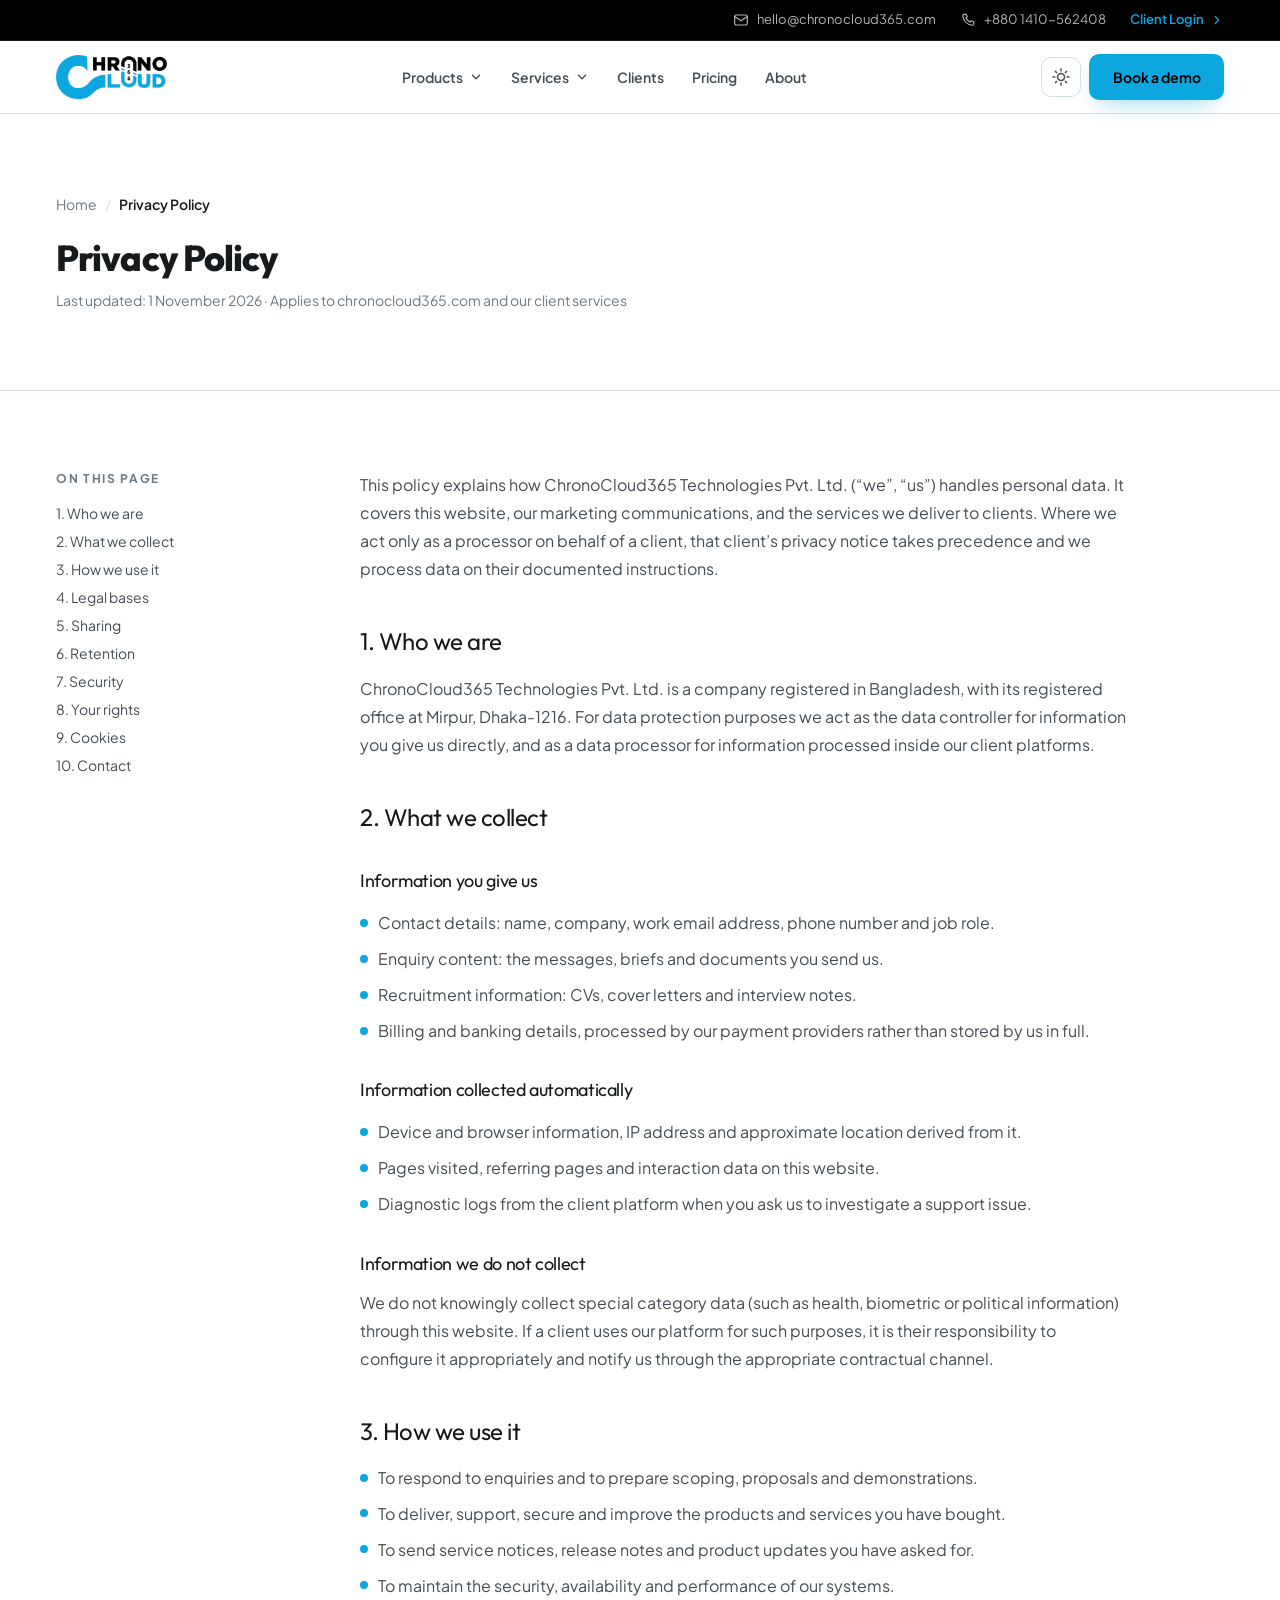
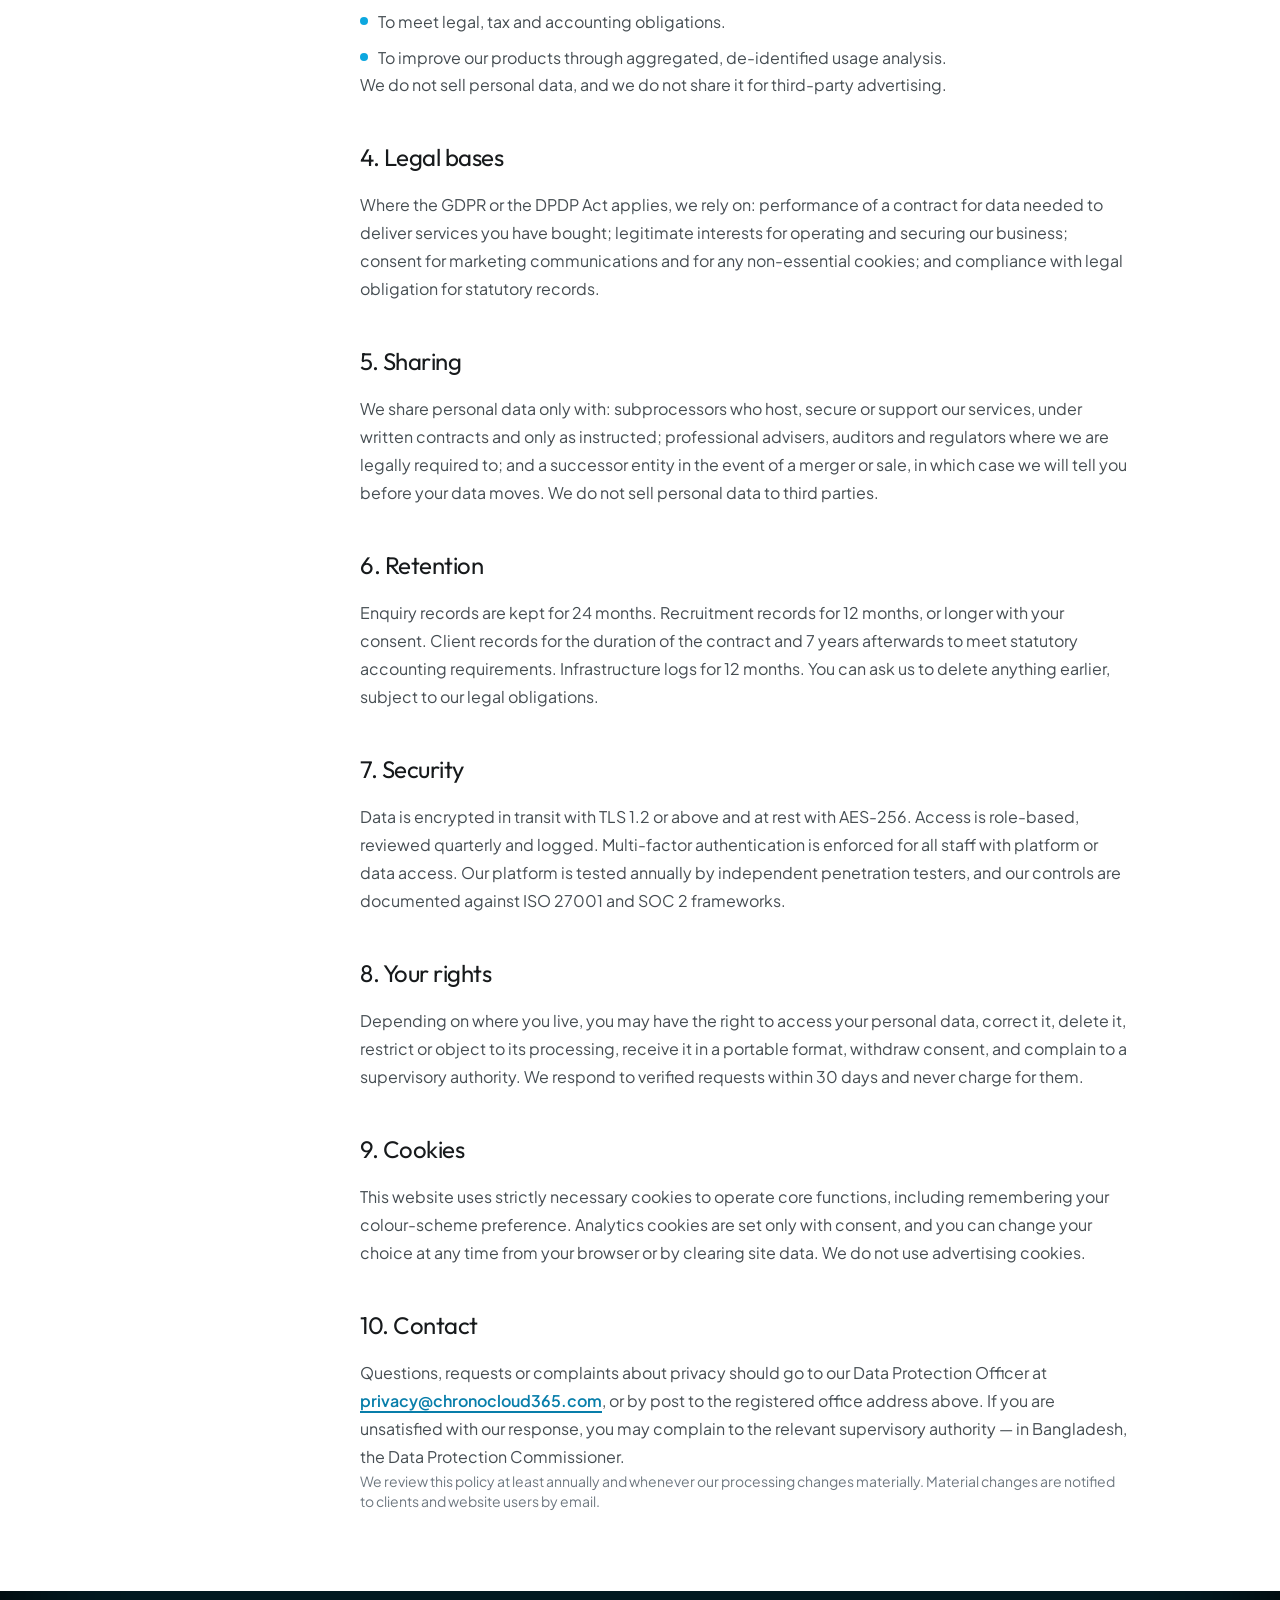
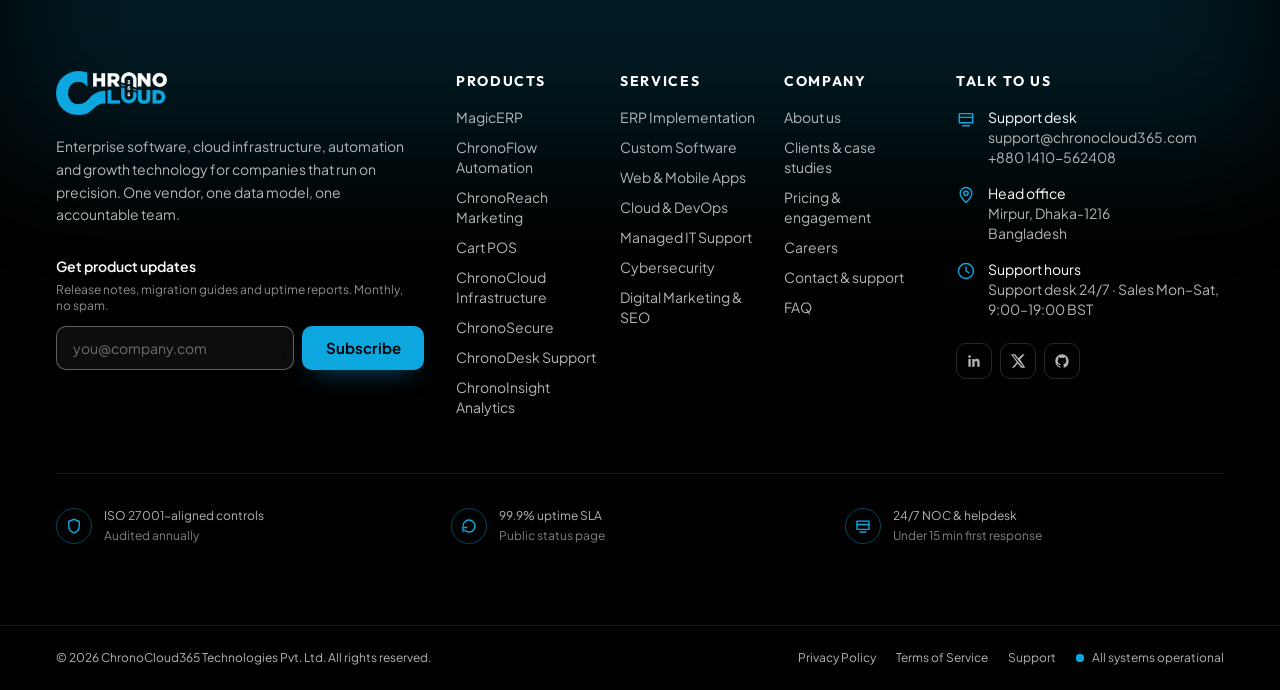
<file: privacy.html>
<!doctype html>
<html lang="en" class="scroll-pt-24">
<head>
<meta charset="utf-8" />
<meta name="viewport" content="width=device-width, initial-scale=1" />
<title>Privacy Policy - ChronoCloud365</title>
<meta name="description" content="How ChronoCloud365 collects, uses, stores and protects personal data, the rights you have over it, and how to contact our privacy team." />
<meta name="theme-color" content="#FFFFFF" />
<meta name="author" content="ChronoCloud365 Technologies Pvt. Ltd." />
<link rel="canonical" href="https://www.chronocloud365.com/privacy" />

<meta property="og:type" content="website" />
<meta property="og:site_name" content="ChronoCloud365" />
<meta property="og:title" content="Privacy Policy - ChronoCloud365" />
<meta property="og:description" content="How ChronoCloud365 collects, uses, stores and protects personal data, the rights you have over it, and how to contact our privacy team." />
<meta property="og:url" content="https://www.chronocloud365.com/privacy" />
<meta property="og:image" content="https://www.chronocloud365.com/assets/img/og-cover.png" />
<meta name="twitter:card" content="summary_large_image" />
<meta name="twitter:title" content="Privacy Policy - ChronoCloud365" />
<meta name="twitter:description" content="How ChronoCloud365 collects, uses, stores and protects personal data, the rights you have over it, and how to contact our privacy team." />
<meta name="twitter:image" content="https://www.chronocloud365.com/assets/img/og-cover.png" />

<link rel="icon" href="assets/favicon.ico" sizes="any" />
<link rel="icon" type="image/png" href="assets/img/favicon.png" />
<link rel="apple-touch-icon" href="assets/img/favicon.png" />

<link rel="preconnect" href="https://fonts.googleapis.com" />
<link rel="preconnect" href="https://fonts.gstatic.com" crossorigin />
<link href="https://fonts.googleapis.com/css2?family=Outfit:wght@400;500;600;700;800&family=Plus+Jakarta+Sans:wght@400;500;600;700;800&display=swap" rel="stylesheet" />
<!-- Noto Sans Bengali, subset to the taka sign (U+09F3) only - 4 KB, and the
     only way the currency symbol renders on devices without a Bengali font. -->
<link href="https://fonts.googleapis.com/css2?family=Noto+Sans+Bengali:wght@400;500;600;700;800&text=%E0%A7%B3&display=swap" rel="stylesheet" />
<link rel="stylesheet" href="assets/css/styles.css" />

<!-- Apply the theme before first paint so theme-swapped assets (such as the
     wordmark) never flash the wrong variant. -->
<script>
(function () {
  try {
    var stored = localStorage.getItem("cc-theme");
    var forced = new URLSearchParams(window.location.search).get("theme");
    var theme =
      forced === "dark" || forced === "light"
        ? forced
        : stored || (window.matchMedia("(prefers-color-scheme: dark)").matches ? "dark" : "light");
    document.documentElement.setAttribute("data-theme", theme);
    var meta = document.querySelector('meta[name="theme-color"]');
    if (meta) meta.setAttribute("content", theme === "dark" ? "#101619" : "#FFFFFF");
  } catch (e) {}
})();
</script>

<script type="application/ld+json">
{
  "@context": "https://schema.org",
  "@type": "Organization",
  "name": "ChronoCloud365 Technologies Pvt. Ltd.",
  "alternateName": "ChronoCloud365",
  "url": "https://www.chronocloud365.com/",
  "logo": "https://www.chronocloud365.com/assets/img/logo.png",
  "image": "https://www.chronocloud365.com/assets/img/og-cover.png",
  "description": "Enterprise software, workflow automation, marketing technology and managed cloud infrastructure for mid-market and enterprise teams.",
  "email": "hello@chronocloud365.com",
  "telephone": "+880-1410-562408",
  "foundingDate": "2014",
  "address": {
    "@type": "PostalAddress",
    "streetAddress": "Mirpur",
    "addressLocality": "Dhaka",
    "addressRegion": "Dhaka",
    "postalCode": "1216",
    "addressCountry": "BD"
  },
  "areaServed": ["BD", "IN", "AE", "GB", "US"],
  "knowsAbout": ["ERP", "Workflow Automation", "Marketing Technology", "Cloud Infrastructure", "Cybersecurity", "ITSM"],
  "contactPoint": [
    { "@type": "ContactPoint", "contactType": "sales", "email": "sales@chronocloud365.com", "telephone": "+880-1410-562408", "availableLanguage": ["English", "Bengali"] },
    { "@type": "ContactPoint", "contactType": "technical support", "email": "support@chronocloud365.com", "telephone": "+880-1410-562408", "availableLanguage": ["English", "Bengali"], "hoursAvailable": [{ "@type": "OpeningHoursSpecification", "dayOfWeek": ["Monday","Tuesday","Wednesday","Thursday","Friday","Saturday","Sunday"], "opens": "00:00", "closes": "23:59" }] }
  ]
}
</script>

</head>
<body class="bg-bg antialiased">
<a href="#main" class="sr-only focus:not-sr-only focus:absolute focus:left-4 focus:top-4 focus:z-[100] focus:rounded-brand focus:bg-brand focus:px-4 focus:py-2 focus:text-sm focus:font-semibold focus:text-black">Skip to main content</a>

<header id="site-header" class="sticky top-0 z-50">
  <!-- Utility strip -->
  <div class="hidden border-b border-white/10 bg-[#010101] text-white lg:block">
    <div class="container-page flex h-10 items-center justify-end gap-6 text-[13px]">
      <a href="mailto:hello@chronocloud365.com" class="flex items-center gap-2 text-white/70 transition-colors duration-200 hover:text-brand">
        <svg class="h-4 w-4" viewBox="0 0 24 24" fill="none" stroke="currentColor" stroke-width="1.8" aria-hidden="true">
          <rect x="2.5" y="4.5" width="19" height="15" rx="2.5" stroke-linecap="round" stroke-linejoin="round" />
          <path d="m3 7 9 6 9-6" stroke-linecap="round" stroke-linejoin="round" />
        </svg>
        hello@chronocloud365.com
      </a>
      <a href="tel:+8801410562408" class="flex items-center gap-2 text-white/70 transition-colors duration-200 hover:text-brand">
        <svg class="h-4 w-4" viewBox="0 0 24 24" fill="none" stroke="currentColor" stroke-width="1.8" aria-hidden="true">
          <path d="M6.6 3.5h2.7l1.5 3.9-2 1.4a12.5 12.5 0 0 0 6.4 6.4l1.4-2 3.9 1.5v2.7a2.5 2.5 0 0 1-2.7 2.5A16.5 16.5 0 0 1 4.1 6.2 2.5 2.5 0 0 1 6.6 3.5Z" stroke-linecap="round" stroke-linejoin="round" />
        </svg>
        +880 1410-562408
      </a>
      <a href="contact.html" class="flex items-center gap-1.5 font-semibold text-brand transition-colors duration-200 hover:text-white">
        Client Login
        <svg class="h-3.5 w-3.5" viewBox="0 0 24 24" fill="none" stroke="currentColor" stroke-width="2.2" aria-hidden="true">
          <path d="m9 6 6 6-6 6" stroke-linecap="round" stroke-linejoin="round" />
        </svg>
      </a>
    </div>
  </div>

  <!-- Main bar -->
  <div class="border-b border-line bg-bg/90 backdrop-blur-md transition-shadow duration-300" data-nav-bar>
    <div class="container-page flex h-16 items-center justify-between gap-4 lg:h-[4.5rem]">
      <a href="index.html" class="flex shrink-0 items-center gap-2.5" aria-label="ChronoCloud365 home">
        <!-- The wordmark swaps with the theme: black-on-transparent in light mode,
             white-on-transparent in dark mode. -->
        <picture class="block dark:hidden">
          <source srcset="assets/img/logo.webp" type="image/webp" />
          <img src="assets/img/logo.png" alt="ChronoCloud365" width="112" height="44" class="h-10 w-auto lg:h-11" />
        </picture>
        <picture class="hidden dark:block">
          <source srcset="assets/img/logo-on-dark.webp" type="image/webp" />
          <img src="assets/img/logo-on-dark.png" alt="ChronoCloud365" width="112" height="44" class="h-10 w-auto lg:h-11" />
        </picture>
      </a>

      <!-- Desktop navigation -->
      <nav class="hidden items-center gap-1 lg:flex" aria-label="Primary">
        <div class="relative" data-dropdown>
          <button type="button" class="flex items-center gap-1.5 rounded-brand px-3 py-2 text-sm font-semibold transition-colors duration-200 hover:bg-surface-muted hover:text-heading" data-dropdown-trigger aria-expanded="false">
            Products
            <svg class="h-3.5 w-3.5 transition-transform duration-200" data-chevron viewBox="0 0 24 24" fill="none" stroke="currentColor" stroke-width="2.4" aria-hidden="true">
              <path d="m6 9 6 6 6-6" stroke-linecap="round" stroke-linejoin="round" />
            </svg>
          </button>
          <div class="invisible absolute left-1/2 top-full z-50 w-[46rem] -translate-x-1/2 translate-y-1 pt-3 opacity-0 transition-all duration-200" data-dropdown-panel>
            <div class="grid grid-cols-3 gap-1 rounded-2xl border border-line bg-surface p-2 shadow-[0_24px_60px_-24px_rgb(16_35_45/35%)]">
              <div class="rounded-xl p-3">
                <p class="px-2 pb-2 text-[11px] font-bold uppercase tracking-[0.14em] text-muted">Business software</p>
                <a href="products.html#magic-erp" class="group flex gap-3 rounded-lg p-2 transition-colors duration-200 hover:bg-surface-muted">
                  <span class="mt-0.5 flex h-8 w-8 shrink-0 items-center justify-center rounded-lg bg-brand-soft text-brand-deep">
                    <svg class="h-4.5 w-4.5" viewBox="0 0 24 24" fill="none" stroke="currentColor" stroke-width="1.8" aria-hidden="true">
                      <rect x="3" y="3" width="7" height="7" rx="1.5" /><rect x="14" y="3" width="7" height="7" rx="1.5" /><rect x="3" y="14" width="7" height="7" rx="1.5" /><rect x="14" y="14" width="7" height="7" rx="1.5" />
                    </svg>
                  </span>
                  <span>
                    <span class="block text-sm font-semibold text-heading">MagicERP</span>
                    <span class="block text-xs leading-snug text-muted">Operations suite for sales, stock, finance and people</span>
                  </span>
                </a>
                <a href="products.html#chronoflow" class="group flex gap-3 rounded-lg p-2 transition-colors duration-200 hover:bg-surface-muted">
                  <span class="mt-0.5 flex h-8 w-8 shrink-0 items-center justify-center rounded-lg bg-brand-soft text-brand-deep">
                    <svg class="h-4.5 w-4.5" viewBox="0 0 24 24" fill="none" stroke="currentColor" stroke-width="1.8" aria-hidden="true">
                      <path d="M13 2 4.5 13.5H11L10 22l9.5-11.5H13L13 2Z" stroke-linecap="round" stroke-linejoin="round" />
                    </svg>
                  </span>
                  <span>
                    <span class="block text-sm font-semibold text-heading">ChronoFlow</span>
                    <span class="block text-xs leading-snug text-muted">No-code workflow and RPA automation</span>
                  </span>
                </a>
                <a href="products.html#chronoreach" class="group flex gap-3 rounded-lg p-2 transition-colors duration-200 hover:bg-surface-muted">
                  <span class="mt-0.5 flex h-8 w-8 shrink-0 items-center justify-center rounded-lg bg-brand-soft text-brand-deep">
                    <svg class="h-4.5 w-4.5" viewBox="0 0 24 24" fill="none" stroke="currentColor" stroke-width="1.8" aria-hidden="true">
                      <path d="M3 11v3a1 1 0 0 0 1 1h3l5 4V6L7 10H4a1 1 0 0 0-1 1Z" stroke-linecap="round" stroke-linejoin="round" />
                      <path d="M17 8.5a5 5 0 0 1 0 7" stroke-linecap="round" />
                    </svg>
                  </span>
                  <span>
                    <span class="block text-sm font-semibold text-heading">ChronoReach</span>
                    <span class="block text-xs leading-snug text-muted">Marketing, campaigns, SEO and lead capture</span>
                  </span>
                </a>
                <a href="products.html#cart-pos" class="group flex gap-3 rounded-lg p-2 transition-colors duration-200 hover:bg-surface-muted">
                  <span class="mt-0.5 flex h-8 w-8 shrink-0 items-center justify-center rounded-lg bg-brand-soft text-brand-deep">
                    <svg class="h-4.5 w-4.5" viewBox="0 0 24 24" fill="none" stroke="currentColor" stroke-width="1.8" aria-hidden="true">
                      <path d="M2.5 3.5h2.2l2.2 10.4a1.5 1.5 0 0 0 1.5 1.2h8.4a1.5 1.5 0 0 0 1.5-1.2l1.4-6.3H5.8" stroke-linecap="round" stroke-linejoin="round" />
                      <circle cx="9.5" cy="19" r="1.3" /><circle cx="17" cy="19" r="1.3" />
                    </svg>
                  </span>
                  <span>
                    <span class="block text-sm font-semibold text-heading">Cart POS</span>
                    <span class="block text-xs leading-snug text-muted">Unified cart and point of sale for retail</span>
                  </span>
                </a>
              </div>

              <div class="rounded-xl p-3">
                <p class="px-2 pb-2 text-[11px] font-bold uppercase tracking-[0.14em] text-muted">Managed services</p>
                <a href="products.html#chronocloud" class="group flex gap-3 rounded-lg p-2 transition-colors duration-200 hover:bg-surface-muted">
                  <span class="mt-0.5 flex h-8 w-8 shrink-0 items-center justify-center rounded-lg bg-surface-muted text-heading">
                    <svg class="h-4.5 w-4.5" viewBox="0 0 24 24" fill="none" stroke="currentColor" stroke-width="1.8" aria-hidden="true">
                      <path d="M7 18a4 4 0 1 1 .9-7.9A5.5 5.5 0 0 1 18.6 12 3.5 3.5 0 0 1 17.5 18H7Z" stroke-linecap="round" stroke-linejoin="round" />
                    </svg>
                  </span>
                  <span>
                    <span class="block text-sm font-semibold text-heading">ChronoCloud</span>
                    <span class="block text-xs leading-snug text-muted">Managed cloud, DevOps and infrastructure</span>
                  </span>
                </a>
                <a href="products.html#chronosecure" class="group flex gap-3 rounded-lg p-2 transition-colors duration-200 hover:bg-surface-muted">
                  <span class="mt-0.5 flex h-8 w-8 shrink-0 items-center justify-center rounded-lg bg-surface-muted text-heading">
                    <svg class="h-4.5 w-4.5" viewBox="0 0 24 24" fill="none" stroke="currentColor" stroke-width="1.8" aria-hidden="true">
                      <path d="M12 3 5 6v6c0 4.2 2.9 7.9 7 9 4.1-1.1 7-4.8 7-9V6l-7-3Z" stroke-linecap="round" stroke-linejoin="round" />
                      <path d="M9.5 12.5 11.5 14.5 15 11" stroke-linecap="round" stroke-linejoin="round" />
                    </svg>
                  </span>
                  <span>
                    <span class="block text-sm font-semibold text-heading">ChronoSecure</span>
                    <span class="block text-xs leading-snug text-muted">Managed security and compliance</span>
                  </span>
                </a>
                <a href="products.html#chronodesk" class="group flex gap-3 rounded-lg p-2 transition-colors duration-200 hover:bg-surface-muted">
                  <span class="mt-0.5 flex h-8 w-8 shrink-0 items-center justify-center rounded-lg bg-surface-muted text-heading">
                    <svg class="h-4.5 w-4.5" viewBox="0 0 24 24" fill="none" stroke="currentColor" stroke-width="1.8" aria-hidden="true">
                      <path d="M4 5.5h16v11H4z" stroke-linecap="round" stroke-linejoin="round" />
                      <path d="M4 10h16M8 20h8" stroke-linecap="round" stroke-linejoin="round" />
                    </svg>
                  </span>
                  <span>
                    <span class="block text-sm font-semibold text-heading">ChronoDesk</span>
                    <span class="block text-xs leading-snug text-muted">Helpdesk, ITSM and remote support</span>
                  </span>
                </a>
                <a href="products.html#chronoinsight" class="group flex gap-3 rounded-lg p-2 transition-colors duration-200 hover:bg-surface-muted">
                  <span class="mt-0.5 flex h-8 w-8 shrink-0 items-center justify-center rounded-lg bg-surface-muted text-heading">
                    <svg class="h-4.5 w-4.5" viewBox="0 0 24 24" fill="none" stroke="currentColor" stroke-width="1.8" aria-hidden="true">
                      <path d="M4 20V10M10 20V4M16 20v-7M22 20H2" stroke-linecap="round" stroke-linejoin="round" />
                    </svg>
                  </span>
                  <span>
                    <span class="block text-sm font-semibold text-heading">ChronoInsight</span>
                    <span class="block text-xs leading-snug text-muted">Dashboards, forecasting and analytics</span>
                  </span>
                </a>
              </div>

              <div class="flex flex-col rounded-xl bg-surface-tint p-3">
                <p class="px-2 pb-2 text-[11px] font-bold uppercase tracking-[0.14em] text-brand-deep">One platform</p>
                <p class="px-2 text-sm font-semibold text-heading">Every product shares one data model, one login and one audit trail.</p>
                <ul class="mt-3 grid gap-2 px-2 text-[13px] text-body">
                  <li class="flex items-start gap-2"><svg class="mt-0.5 h-4 w-4 shrink-0 text-brand" viewBox="0 0 24 24" fill="none" stroke="currentColor" stroke-width="2.4" aria-hidden="true"><path d="m5 12 4 4L19 6" stroke-linecap="round" stroke-linejoin="round" /></svg>Single sign-on across all modules</li>
                  <li class="flex items-start gap-2"><svg class="mt-0.5 h-4 w-4 shrink-0 text-brand" viewBox="0 0 24 24" fill="none" stroke="currentColor" stroke-width="2.4" aria-hidden="true"><path d="m5 12 4 4L19 6" stroke-linecap="round" stroke-linejoin="round" /></svg>Open REST &amp; webhook APIs</li>
                  <li class="flex items-start gap-2"><svg class="mt-0.5 h-4 w-4 shrink-0 text-brand" viewBox="0 0 24 24" fill="none" stroke="currentColor" stroke-width="2.4" aria-hidden="true"><path d="m5 12 4 4L19 6" stroke-linecap="round" stroke-linejoin="round" /></svg>Deploy cloud, on-premise or hybrid</li>
                </ul>
                <a href="contact.html?demo=1" class="btn btn-primary mt-4 w-full text-sm">Book a live demo</a>
              </div>
            </div>
          </div>
        </div>

        <div class="relative" data-dropdown>
          <button type="button" class="flex items-center gap-1.5 rounded-brand px-3 py-2 text-sm font-semibold transition-colors duration-200 hover:bg-surface-muted hover:text-heading" data-dropdown-trigger aria-expanded="false">
            Services
            <svg class="h-3.5 w-3.5 transition-transform duration-200" data-chevron viewBox="0 0 24 24" fill="none" stroke="currentColor" stroke-width="2.4" aria-hidden="true">
              <path d="m6 9 6 6 6-6" stroke-linecap="round" stroke-linejoin="round" />
            </svg>
          </button>
          <div class="invisible absolute left-1/2 top-full z-50 w-[38rem] -translate-x-1/2 translate-y-1 pt-3 opacity-0 transition-all duration-200" data-dropdown-panel>
            <div class="grid grid-cols-2 gap-1 rounded-2xl border border-line bg-surface p-2 shadow-[0_24px_60px_-24px_rgb(16_35_45/35%)]">
              <div class="rounded-xl p-3">
                <p class="px-2 pb-2 text-[11px] font-bold uppercase tracking-[0.14em] text-muted">Consulting &amp; delivery</p>
                <a href="services.html#implementation" class="block rounded-lg px-2 py-1.5 text-sm font-medium text-heading transition-colors duration-200 hover:bg-surface-muted hover:text-brand-deep">ERP Implementation &amp; Consulting</a>
                <a href="services.html#custom-software" class="block rounded-lg px-2 py-1.5 text-sm font-medium text-heading transition-colors duration-200 hover:bg-surface-muted hover:text-brand-deep">Custom Software Development</a>
                <a href="services.html#app-development" class="block rounded-lg px-2 py-1.5 text-sm font-medium text-heading transition-colors duration-200 hover:bg-surface-muted hover:text-brand-deep">Web &amp; Mobile App Development</a>
                <a href="services.html#design" class="block rounded-lg px-2 py-1.5 text-sm font-medium text-heading transition-colors duration-200 hover:bg-surface-muted hover:text-brand-deep">UI/UX &amp; Product Design</a>
                <a href="services.html#qa" class="block rounded-lg px-2 py-1.5 text-sm font-medium text-heading transition-colors duration-200 hover:bg-surface-muted hover:text-brand-deep">QA, Testing &amp; Release Engineering</a>
                <a href="services.html#consulting" class="block rounded-lg px-2 py-1.5 text-sm font-medium text-heading transition-colors duration-200 hover:bg-surface-muted hover:text-brand-deep">Digital Transformation Strategy</a>
              </div>
              <div class="rounded-xl p-3">
                <p class="px-2 pb-2 text-[11px] font-bold uppercase tracking-[0.14em] text-muted">Operations &amp; growth</p>
                <a href="services.html#cloud" class="block rounded-lg px-2 py-1.5 text-sm font-medium text-heading transition-colors duration-200 hover:bg-surface-muted hover:text-brand-deep">Cloud Migration &amp; DevOps</a>
                <a href="services.html#managed-it" class="block rounded-lg px-2 py-1.5 text-sm font-medium text-heading transition-colors duration-200 hover:bg-surface-muted hover:text-brand-deep">Managed IT &amp; 24/7 Support</a>
                <a href="services.html#security" class="block rounded-lg px-2 py-1.5 text-sm font-medium text-heading transition-colors duration-200 hover:bg-surface-muted hover:text-brand-deep">Cybersecurity &amp; Compliance</a>
                <a href="services.html#integration" class="block rounded-lg px-2 py-1.5 text-sm font-medium text-heading transition-colors duration-200 hover:bg-surface-muted hover:text-brand-deep">Data Migration &amp; Integration</a>
                <a href="services.html#marketing" class="block rounded-lg px-2 py-1.5 text-sm font-medium text-heading transition-colors duration-200 hover:bg-surface-muted hover:text-brand-deep">Digital Marketing &amp; SEO</a>
                <a href="services.html#training" class="block rounded-lg px-2 py-1.5 text-sm font-medium text-heading transition-colors duration-200 hover:bg-surface-muted hover:text-brand-deep">Training &amp; Enablement</a>
              </div>
            </div>
          </div>
        </div>

        <a href="clients.html" class="rounded-brand px-3 py-2 text-sm font-semibold text-body transition-colors duration-200 hover:bg-surface-muted hover:text-heading">Clients</a>
        <a href="pricing.html" class="rounded-brand px-3 py-2 text-sm font-semibold text-body transition-colors duration-200 hover:bg-surface-muted hover:text-heading">Pricing</a>
        <a href="about.html" class="rounded-brand px-3 py-2 text-sm font-semibold text-body transition-colors duration-200 hover:bg-surface-muted hover:text-heading">About</a>
      </nav>

      <div class="flex items-center gap-2">
        <button type="button" class="flex h-10 w-10 cursor-pointer items-center justify-center rounded-brand border border-line text-body transition-colors duration-200 hover:bg-surface-muted hover:text-heading" data-theme-toggle aria-label="Toggle dark mode">
          <svg class="h-5 w-5 dark:hidden" viewBox="0 0 24 24" fill="none" stroke="currentColor" stroke-width="1.8" aria-hidden="true">
            <circle cx="12" cy="12" r="4.2" />
            <path d="M12 2.5v2M12 19.5v2M2.5 12h2M19.5 12h2M5.3 5.3l1.4 1.4M17.3 17.3l1.4 1.4M18.7 5.3l-1.4 1.4M6.7 17.3l-1.4 1.4" stroke-linecap="round" />
          </svg>
          <svg class="hidden h-5 w-5 dark:block" viewBox="0 0 24 24" fill="none" stroke="currentColor" stroke-width="1.8" aria-hidden="true">
            <path d="M20 14.5A8.5 8.5 0 0 1 9.5 4a8.5 8.5 0 1 0 10.5 10.5Z" stroke-linecap="round" stroke-linejoin="round" />
          </svg>
        </button>

        <a href="contact.html?demo=1" class="btn btn-primary hidden text-sm sm:inline-flex">Book a demo</a>

        <button type="button" class="flex h-10 w-10 cursor-pointer items-center justify-center rounded-brand border border-line text-heading transition-colors duration-200 hover:bg-surface-muted lg:hidden" data-mobile-toggle aria-expanded="false" aria-controls="mobile-nav" aria-label="Open menu">
          <svg class="h-5 w-5" data-menu-open viewBox="0 0 24 24" fill="none" stroke="currentColor" stroke-width="2" aria-hidden="true">
            <path d="M4 7h16M4 12h16M4 17h16" stroke-linecap="round" />
          </svg>
          <svg class="hidden h-5 w-5" data-menu-close viewBox="0 0 24 24" fill="none" stroke="currentColor" stroke-width="2" aria-hidden="true">
            <path d="m6 6 12 12M18 6 6 18" stroke-linecap="round" />
          </svg>
        </button>
      </div>
    </div>
  </div>

  <!-- Mobile navigation -->
  <div id="mobile-nav" class="hidden max-h-[calc(100vh-4rem)] overflow-y-auto border-b border-line bg-bg lg:hidden">
    <nav class="container-page space-y-1 py-4" aria-label="Mobile">
      <a href="products.html" class="flex items-center justify-between rounded-brand px-3 py-2.5 text-[15px] font-semibold text-heading transition-colors duration-200 hover:bg-surface-muted">Products</a>
      <a href="services.html" class="flex items-center justify-between rounded-brand px-3 py-2.5 text-[15px] font-semibold text-heading transition-colors duration-200 hover:bg-surface-muted">Services</a>
      <a href="clients.html" class="flex items-center justify-between rounded-brand px-3 py-2.5 text-[15px] font-semibold text-heading transition-colors duration-200 hover:bg-surface-muted">Clients</a>
      <a href="pricing.html" class="flex items-center justify-between rounded-brand px-3 py-2.5 text-[15px] font-semibold text-heading transition-colors duration-200 hover:bg-surface-muted">Pricing</a>
      <a href="about.html" class="flex items-center justify-between rounded-brand px-3 py-2.5 text-[15px] font-semibold text-heading transition-colors duration-200 hover:bg-surface-muted">About</a>
      <a href="careers.html" class="flex items-center justify-between rounded-brand px-3 py-2.5 text-[15px] font-semibold text-heading transition-colors duration-200 hover:bg-surface-muted">Careers</a>
      <a href="contact.html" class="flex items-center justify-between rounded-brand px-3 py-2.5 text-[15px] font-semibold text-heading transition-colors duration-200 hover:bg-surface-muted">Contact</a>
      <div class="grid gap-2 pt-3">
        <a href="contact.html?demo=1" class="btn btn-primary w-full">Book a demo</a>
        <a href="contact.html" class="btn btn-secondary w-full">Talk to sales</a>
      </div>
      <div class="mt-4 space-y-1 border-t border-line pt-4 text-sm">
        <a href="mailto:hello@chronocloud365.com" class="flex items-center gap-2 rounded-brand px-3 py-2 text-body transition-colors duration-200 hover:bg-surface-muted">
          <svg class="h-4 w-4 text-brand" viewBox="0 0 24 24" fill="none" stroke="currentColor" stroke-width="1.8" aria-hidden="true"><rect x="2.5" y="4.5" width="19" height="15" rx="2.5" stroke-linecap="round" stroke-linejoin="round" /><path d="m3 7 9 6 9-6" stroke-linecap="round" stroke-linejoin="round" /></svg>
          hello@chronocloud365.com
        </a>
        <a href="tel:+8801410562408" class="flex items-center gap-2 rounded-brand px-3 py-2 text-body transition-colors duration-200 hover:bg-surface-muted">
          <svg class="h-4 w-4 text-brand" viewBox="0 0 24 24" fill="none" stroke="currentColor" stroke-width="1.8" aria-hidden="true"><path d="M6.6 3.5h2.7l1.5 3.9-2 1.4a12.5 12.5 0 0 0 6.4 6.4l1.4-2 3.9 1.5v2.7a2.5 2.5 0 0 1-2.7 2.5A16.5 16.5 0 0 1 4.1 6.2 2.5 2.5 0 0 1 6.6 3.5Z" stroke-linecap="round" stroke-linejoin="round" /></svg>
          +880 1410-562408
        </a>
      </div>
    </nav>
  </div>
</header>

<main id="main">
  <section class="border-b border-line bg-surface-mist">
    <div class="container-page py-14 lg:py-20">
      <nav aria-label="Breadcrumb" class="text-sm text-muted">
        <ol class="flex flex-wrap items-center gap-2">
          <li><a href="index.html" class="transition-colors duration-200 hover:text-brand-deep">Home</a></li>
          <li aria-hidden="true" class="text-line">/</li>
          <li><span class="font-semibold text-heading">Privacy Policy</span></li>
        </ol>
      </nav>
      <h1 class="mt-6 text-3xl font-extrabold tracking-tight sm:text-4xl">Privacy Policy</h1>
      <p class="mt-3 text-sm text-muted">Last updated: 1 November 2026 &middot; Applies to chronocloud365.com and our client services</p>
    </div>
  </section>

  <section class="py-14 lg:py-20">
    <div class="container-page grid gap-12 lg:grid-cols-12">
      <aside class="lg:col-span-3">
        <nav aria-label="On this page" class="lg:sticky lg:top-28">
          <p class="text-xs font-bold uppercase tracking-[0.14em] text-muted">On this page</p>
          <ul class="mt-4 space-y-2 text-sm">
            <li><a href="#who" class="transition-colors duration-200 hover:text-brand-deep">1. Who we are</a></li>
            <li><a href="#collect" class="transition-colors duration-200 hover:text-brand-deep">2. What we collect</a></li>
            <li><a href="#use" class="transition-colors duration-200 hover:text-brand-deep">3. How we use it</a></li>
            <li><a href="#legal" class="transition-colors duration-200 hover:text-brand-deep">4. Legal bases</a></li>
            <li><a href="#sharing" class="transition-colors duration-200 hover:text-brand-deep">5. Sharing</a></li>
            <li><a href="#retention" class="transition-colors duration-200 hover:text-brand-deep">6. Retention</a></li>
            <li><a href="#security" class="transition-colors duration-200 hover:text-brand-deep">7. Security</a></li>
            <li><a href="#rights" class="transition-colors duration-200 hover:text-brand-deep">8. Your rights</a></li>
            <li><a href="#cookies" class="transition-colors duration-200 hover:text-brand-deep">9. Cookies</a></li>
            <li><a href="#contact" class="transition-colors duration-200 hover:text-brand-deep">10. Contact</a></li>
          </ul>
        </nav>
      </aside>

      <div class="lg:col-span-9">
        <div class="prose-chrono max-w-3xl">
          <p>
            This policy explains how ChronoCloud365 Technologies Pvt. Ltd. (&ldquo;we&rdquo;, &ldquo;us&rdquo;)
            handles personal data. It covers this website, our marketing communications, and the
            services we deliver to clients. Where we act only as a processor on behalf of a
            client, that client&rsquo;s privacy notice takes precedence and we process data on
            their documented instructions.
          </p>

          <h2 id="who">1. Who we are</h2>
          <p>
            ChronoCloud365 Technologies Pvt. Ltd. is a company registered in Bangladesh, with its
            registered office at Mirpur, Dhaka-1216. For data protection purposes we act as the
            data controller for
            information you give us directly, and as a data processor for information processed
            inside our client platforms.
          </p>

          <h2 id="collect">2. What we collect</h2>
          <h3>Information you give us</h3>
          <ul>
            <li>Contact details: name, company, work email address, phone number and job role.</li>
            <li>Enquiry content: the messages, briefs and documents you send us.</li>
            <li>Recruitment information: CVs, cover letters and interview notes.</li>
            <li>Billing and banking details, processed by our payment providers rather than stored by us in full.</li>
          </ul>

          <h3>Information collected automatically</h3>
          <ul>
            <li>Device and browser information, IP address and approximate location derived from it.</li>
            <li>Pages visited, referring pages and interaction data on this website.</li>
            <li>Diagnostic logs from the client platform when you ask us to investigate a support issue.</li>
          </ul>

          <h3>Information we do not collect</h3>
          <p>
            We do not knowingly collect special category data (such as health, biometric or
            political information) through this website. If a client uses our platform for such
            purposes, it is their responsibility to configure it appropriately and notify us
            through the appropriate contractual channel.
          </p>

          <h2 id="use">3. How we use it</h2>
          <ul>
            <li>To respond to enquiries and to prepare scoping, proposals and demonstrations.</li>
            <li>To deliver, support, secure and improve the products and services you have bought.</li>
            <li>To send service notices, release notes and product updates you have asked for.</li>
            <li>To maintain the security, availability and performance of our systems.</li>
            <li>To meet legal, tax and accounting obligations.</li>
            <li>To improve our products through aggregated, de-identified usage analysis.</li>
          </ul>
          <p>We do not sell personal data, and we do not share it for third-party advertising.</p>

          <h2 id="legal">4. Legal bases</h2>
          <p>
            Where the GDPR or the DPDP Act applies, we rely on: performance of a contract for
            data needed to deliver services you have bought; legitimate interests for operating
            and securing our business; consent for marketing communications and for any
            non-essential cookies; and compliance with legal obligation for statutory records.
          </p>

          <h2 id="sharing">5. Sharing</h2>
          <p>
            We share personal data only with: subprocessors who host, secure or support our
            services, under written contracts and only as instructed; professional advisers,
            auditors and regulators where we are legally required to; and a successor entity in
            the event of a merger or sale, in which case we will tell you before your data moves.
            We do not sell personal data to third parties.
          </p>

          <h2 id="retention">6. Retention</h2>
          <p>
            Enquiry records are kept for 24 months. Recruitment records for 12 months, or longer
            with your consent. Client records for the duration of the contract and 7 years
            afterwards to meet statutory accounting requirements. Infrastructure logs for 12
            months. You can ask us to delete anything earlier, subject to our legal obligations.
          </p>

          <h2 id="security">7. Security</h2>
          <p>
            Data is encrypted in transit with TLS 1.2 or above and at rest with AES-256. Access
            is role-based, reviewed quarterly and logged. Multi-factor authentication is
            enforced for all staff with platform or data access. Our platform is tested annually
            by independent penetration testers, and our controls are documented against ISO 27001
            and SOC 2 frameworks.
          </p>

          <h2 id="rights">8. Your rights</h2>
          <p>
            Depending on where you live, you may have the right to access your personal data,
            correct it, delete it, restrict or object to its processing, receive it in a portable
            format, withdraw consent, and complain to a supervisory authority. We respond to
            verified requests within 30 days and never charge for them.
          </p>

          <h2 id="cookies">9. Cookies</h2>
          <p>
            This website uses strictly necessary cookies to operate core functions, including
            remembering your colour-scheme preference. Analytics cookies are set only with
            consent, and you can change your choice at any time from your browser or by clearing
            site data. We do not use advertising cookies.
          </p>

          <h2 id="contact">10. Contact</h2>
          <p>
            Questions, requests or complaints about privacy should go to our Data Protection
            Officer at
            <a href="mailto:privacy@chronocloud365.com" class="link-underline">privacy@chronocloud365.com</a>,
            or by post to the registered office address above. If you are unsatisfied with our
            response, you may complain to the relevant supervisory authority &mdash; in Bangladesh, the
            Data Protection Commissioner.
          </p>

          <p class="text-sm text-muted">
            We review this policy at least annually and whenever our processing changes
            materially. Material changes are notified to clients and website users by email.
          </p>
        </div>
      </div>
    </div>
  </section>
</main>

<footer class="relative overflow-hidden bg-[#010101] text-white/70">
  <div class="pointer-events-none absolute inset-x-0 -top-40 h-80 bg-brand/15 blur-3xl"></div>

  <div class="container-page relative py-16 lg:py-20">
    <div class="grid gap-12 lg:grid-cols-12 lg:gap-8">
      <!-- Brand + newsletter -->
      <div class="lg:col-span-4">
        <picture>
          <source srcset="assets/img/logo-on-dark.webp" type="image/webp" />
          <img src="assets/img/logo-on-dark.png" alt="ChronoCloud365" width="112" height="44" class="h-10 w-auto lg:h-11" />
        </picture>
        <p class="mt-5 max-w-sm text-sm leading-relaxed">
          Enterprise software, cloud infrastructure, automation and growth technology for
          companies that run on precision. One vendor, one data model, one accountable team.
        </p>

        <form class="mt-7" data-newsletter novalidate>
          <label for="footer-email" class="text-sm font-semibold text-white">Get product updates</label>
          <p class="mt-1 text-xs text-white/55">Release notes, migration guides and uptime reports. Monthly, no spam.</p>
          <div class="mt-3 flex flex-col gap-2 sm:flex-row">
            <input id="footer-email" name="email" type="email" required placeholder="you@company.com"
              class="w-full rounded-brand border border-white/35 bg-white/5 px-4 py-2.5 text-sm text-white placeholder:text-white/40 focus:border-brand focus:outline-none" />
            <button type="submit" class="btn btn-primary shrink-0">Subscribe</button>
          </div>
          <p class="mt-2 hidden text-xs" data-newsletter-message role="status"></p>
        </form>
      </div>

      <!-- Link columns -->
      <div class="grid gap-8 sm:grid-cols-2 lg:col-span-5 lg:grid-cols-3 lg:gap-6">
        <div>
          <h3 class="text-sm font-bold uppercase tracking-[0.12em] text-white">Products</h3>
          <ul class="mt-4 space-y-2.5 text-sm">
            <li><a href="products.html#magic-erp" class="transition-colors duration-200 hover:text-brand">MagicERP</a></li>
            <li><a href="products.html#chronoflow" class="transition-colors duration-200 hover:text-brand">ChronoFlow Automation</a></li>
            <li><a href="products.html#chronoreach" class="transition-colors duration-200 hover:text-brand">ChronoReach Marketing</a></li>
            <li><a href="products.html#cart-pos" class="transition-colors duration-200 hover:text-brand">Cart POS</a></li>
            <li><a href="products.html#chronocloud" class="transition-colors duration-200 hover:text-brand">ChronoCloud Infrastructure</a></li>
            <li><a href="products.html#chronosecure" class="transition-colors duration-200 hover:text-brand">ChronoSecure</a></li>
            <li><a href="products.html#chronodesk" class="transition-colors duration-200 hover:text-brand">ChronoDesk Support</a></li>
            <li><a href="products.html#chronoinsight" class="transition-colors duration-200 hover:text-brand">ChronoInsight Analytics</a></li>
          </ul>
        </div>
        <div>
          <h3 class="text-sm font-bold uppercase tracking-[0.12em] text-white">Services</h3>
          <ul class="mt-4 space-y-2.5 text-sm">
            <li><a href="services.html#implementation" class="transition-colors duration-200 hover:text-brand">ERP Implementation</a></li>
            <li><a href="services.html#custom-software" class="transition-colors duration-200 hover:text-brand">Custom Software</a></li>
            <li><a href="services.html#app-development" class="transition-colors duration-200 hover:text-brand">Web &amp; Mobile Apps</a></li>
            <li><a href="services.html#cloud" class="transition-colors duration-200 hover:text-brand">Cloud &amp; DevOps</a></li>
            <li><a href="services.html#managed-it" class="transition-colors duration-200 hover:text-brand">Managed IT Support</a></li>
            <li><a href="services.html#security" class="transition-colors duration-200 hover:text-brand">Cybersecurity</a></li>
            <li><a href="services.html#marketing" class="transition-colors duration-200 hover:text-brand">Digital Marketing &amp; SEO</a></li>
          </ul>
        </div>
        <div>
          <h3 class="text-sm font-bold uppercase tracking-[0.12em] text-white">Company</h3>
          <ul class="mt-4 space-y-2.5 text-sm">
            <li><a href="about.html" class="transition-colors duration-200 hover:text-brand">About us</a></li>
            <li><a href="clients.html" class="transition-colors duration-200 hover:text-brand">Clients &amp; case studies</a></li>
            <li><a href="pricing.html" class="transition-colors duration-200 hover:text-brand">Pricing &amp; engagement</a></li>
            <li><a href="careers.html" class="transition-colors duration-200 hover:text-brand">Careers</a></li>
            <li><a href="contact.html" class="transition-colors duration-200 hover:text-brand">Contact &amp; support</a></li>
            <li><a href="contact.html#faq" class="transition-colors duration-200 hover:text-brand">FAQ</a></li>
          </ul>
        </div>
      </div>

      <!-- Contact -->
      <div class="lg:col-span-3">
        <h3 class="text-sm font-bold uppercase tracking-[0.12em] text-white">Talk to us</h3>
        <ul class="mt-4 space-y-4 text-sm">
          <li class="flex gap-3">
            <svg class="mt-0.5 h-5 w-5 shrink-0 text-brand" viewBox="0 0 24 24" fill="none" stroke="currentColor" stroke-width="1.7" aria-hidden="true">
              <path d="M4 5.5h16v11H4z" stroke-linecap="round" stroke-linejoin="round" /><path d="M4 10h16M8 20h8" stroke-linecap="round" stroke-linejoin="round" />
            </svg>
            <span>
              <span class="block text-white">Support desk</span>
              <a href="mailto:support@chronocloud365.com" class="transition-colors duration-200 hover:text-brand">support@chronocloud365.com</a><br />
              <a href="tel:+8801410562408" class="transition-colors duration-200 hover:text-brand">+880 1410-562408</a>
            </span>
          </li>
          <li class="flex gap-3">
            <svg class="mt-0.5 h-5 w-5 shrink-0 text-brand" viewBox="0 0 24 24" fill="none" stroke="currentColor" stroke-width="1.7" aria-hidden="true">
              <path d="M12 21s7-6.2 7-11a7 7 0 1 0-14 0c0 4.8 7 11 7 11Z" stroke-linecap="round" stroke-linejoin="round" /><circle cx="12" cy="10" r="2.6" />
            </svg>
            <span>
              <span class="block text-white">Head office</span>
              Mirpur, Dhaka-1216<br />Bangladesh
            </span>
          </li>
          <li class="flex gap-3">
            <svg class="mt-0.5 h-5 w-5 shrink-0 text-brand" viewBox="0 0 24 24" fill="none" stroke="currentColor" stroke-width="1.7" aria-hidden="true">
              <circle cx="12" cy="12" r="9" /><path d="M12 7v5l3.2 2" stroke-linecap="round" stroke-linejoin="round" />
            </svg>
            <span>
              <span class="block text-white">Support hours</span>
              Support desk 24/7 &middot; Sales Mon&ndash;Sat, 9:00&ndash;19:00 BST
            </span>
          </li>
        </ul>

        <div class="mt-6 flex items-center gap-2">
          <a href="#" class="flex h-9 w-9 items-center justify-center rounded-brand border border-white/15 transition-colors duration-200 hover:border-brand hover:text-brand" aria-label="LinkedIn">
            <svg class="h-4 w-4" viewBox="0 0 24 24" fill="currentColor" aria-hidden="true"><path d="M20.447 20.452h-3.554v-5.569c0-1.328-.027-3.037-1.852-3.037-1.853 0-2.136 1.445-2.136 2.939v5.667H9.351V9h3.414v1.561h.046c.477-.9 1.637-1.85 3.37-1.85 3.601 0 4.267 2.37 4.267 5.455v6.286zM5.337 7.433a2.062 2.062 0 1 1 0-4.124 2.062 2.062 0 0 1 0 4.124zm1.782 13.019H3.555V9h3.564v11.452z" /></svg>
          </a>
          <a href="#" class="flex h-9 w-9 items-center justify-center rounded-brand border border-white/15 transition-colors duration-200 hover:border-brand hover:text-brand" aria-label="X">
            <svg class="h-4 w-4" viewBox="0 0 24 24" fill="currentColor" aria-hidden="true"><path d="M18.9 2H22l-6.8 7.8L22.9 22h-6.3l-4.9-6.4L5.9 22H2.8l7.3-8.3L1.4 2h6.4l4.4 5.9L18.9 2Zm-1.1 18h1.7L6.3 3.9H4.5L17.8 20Z" /></svg>
          </a>
          <a href="#" class="flex h-9 w-9 items-center justify-center rounded-brand border border-white/15 transition-colors duration-200 hover:border-brand hover:text-brand" aria-label="GitHub">
            <svg class="h-4 w-4" viewBox="0 0 24 24" fill="currentColor" aria-hidden="true"><path d="M12 2C6.48 2 2 6.58 2 12.25c0 4.53 2.87 8.37 6.84 9.73.5.1.68-.22.68-.49l-.01-1.72c-2.78.62-3.37-1.37-3.37-1.37-.46-1.18-1.11-1.5-1.11-1.5-.91-.63.07-.62.07-.62 1 .07 1.53 1.06 1.53 1.06.89 1.56 2.34 1.11 2.91.85.09-.66.35-1.11.63-1.37-2.22-.26-4.56-1.14-4.56-5.07 0-1.12.39-2.03 1.03-2.75-.1-.26-.45-1.3.1-2.71 0 0 .84-.28 2.75 1.05a9.3 9.3 0 0 1 5 0c1.91-1.33 2.75-1.05 2.75-1.05.55 1.41.2 2.45.1 2.71.64.72 1.03 1.63 1.03 2.75 0 3.94-2.34 4.8-4.57 5.06.36.32.68.94.68 1.9l-.01 2.82c0 .27.18.59.69.49A10.26 10.26 0 0 0 22 12.25C22 6.58 17.52 2 12 2Z" /></svg>
          </a>
        </div>
      </div>
    </div>

    <!-- Trust strip -->
    <div class="mt-14 grid gap-4 border-t border-white/10 pt-8 sm:grid-cols-3">
      <div class="flex items-center gap-3">
        <span class="flex h-9 w-9 items-center justify-center rounded-full border border-brand/40 text-brand">
          <svg class="h-4.5 w-4.5" viewBox="0 0 24 24" fill="none" stroke="currentColor" stroke-width="1.9" aria-hidden="true"><path d="M12 3 5 6v6c0 4.2 2.9 7.9 7 9 4.1-1.1 7-4.8 7-9V6l-7-3Z" stroke-linecap="round" stroke-linejoin="round" /></svg>
        </span>
        <p class="text-xs leading-relaxed">ISO 27001-aligned controls<br /><span class="text-white/50">Audited annually</span></p>
      </div>
      <div class="flex items-center gap-3">
        <span class="flex h-9 w-9 items-center justify-center rounded-full border border-brand/40 text-brand">
          <svg class="h-4.5 w-4.5" viewBox="0 0 24 24" fill="none" stroke="currentColor" stroke-width="1.9" aria-hidden="true"><path d="M4 12a8 8 0 1 1 2.3 5.7" stroke-linecap="round" /><path d="M4 19v-5h5" stroke-linecap="round" stroke-linejoin="round" /></svg>
        </span>
        <p class="text-xs leading-relaxed">99.9% uptime SLA<br /><span class="text-white/50">Public status page</span></p>
      </div>
      <div class="flex items-center gap-3">
        <span class="flex h-9 w-9 items-center justify-center rounded-full border border-brand/40 text-brand">
          <svg class="h-4.5 w-4.5" viewBox="0 0 24 24" fill="none" stroke="currentColor" stroke-width="1.9" aria-hidden="true"><path d="M4 5.5h16v11H4z" stroke-linecap="round" stroke-linejoin="round" /><path d="M4 10h16M8 20h8" stroke-linecap="round" stroke-linejoin="round" /></svg>
        </span>
        <p class="text-xs leading-relaxed">24/7 NOC &amp; helpdesk<br /><span class="text-white/50">Under 15 min first response</span></p>
      </div>
    </div>
  </div>

  <div class="border-t border-white/10">
    <div class="container-page flex flex-col gap-4 py-6 text-xs sm:flex-row sm:items-center sm:justify-between">
      <p>&copy; <span data-year>2026</span> ChronoCloud365 Technologies Pvt. Ltd. All rights reserved.</p>
      <div class="flex flex-wrap items-center gap-x-5 gap-y-2">
        <a href="privacy.html" class="transition-colors duration-200 hover:text-brand">Privacy Policy</a>
        <a href="terms.html" class="transition-colors duration-200 hover:text-brand">Terms of Service</a>
        <a href="contact.html#faq" class="transition-colors duration-200 hover:text-brand">Support</a>
        <span class="flex items-center gap-2">
          <span class="relative flex h-2 w-2">
            <span class="absolute inline-flex h-full w-full animate-ping rounded-full bg-brand opacity-75"></span>
            <span class="relative inline-flex h-2 w-2 rounded-full bg-brand"></span>
          </span>
          All systems operational
        </span>
      </div>
    </div>
  </div>
</footer>

<script src="assets/js/main.js" defer></script>
</body>
</html>
</file>
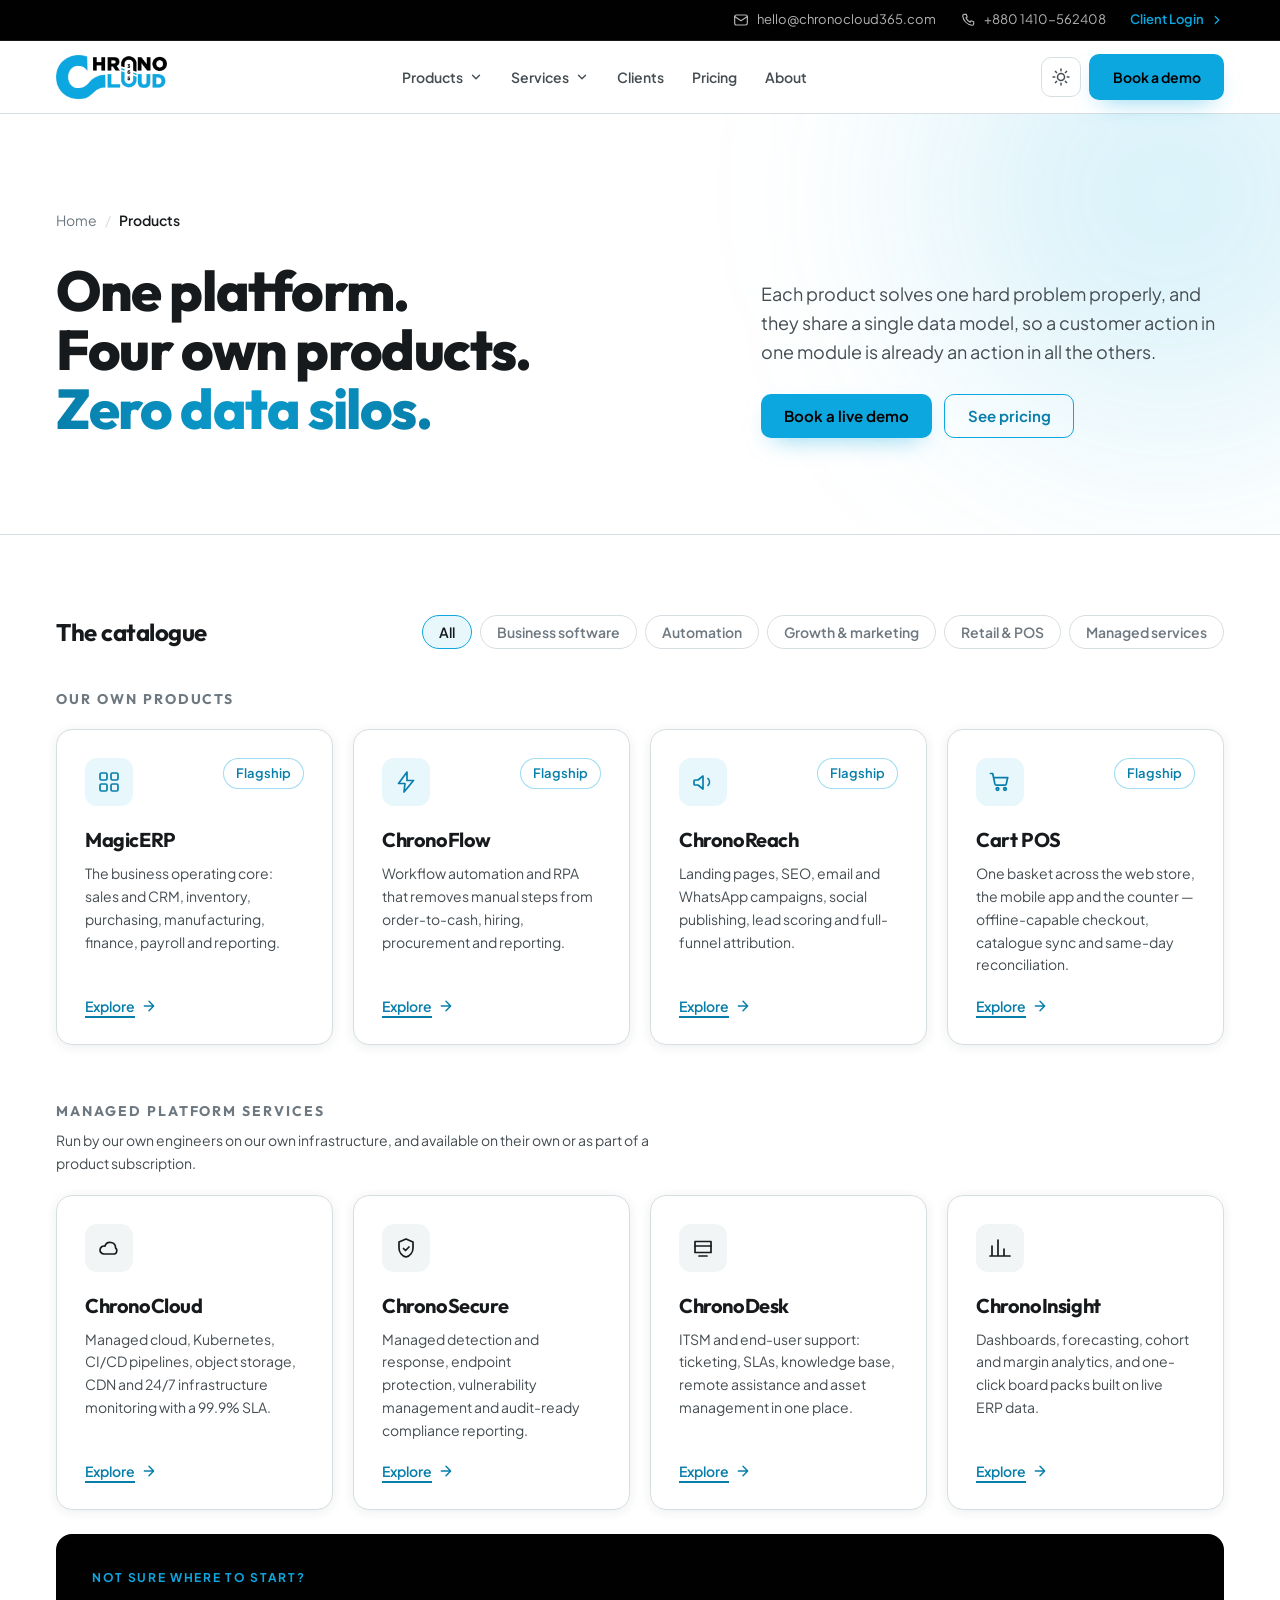
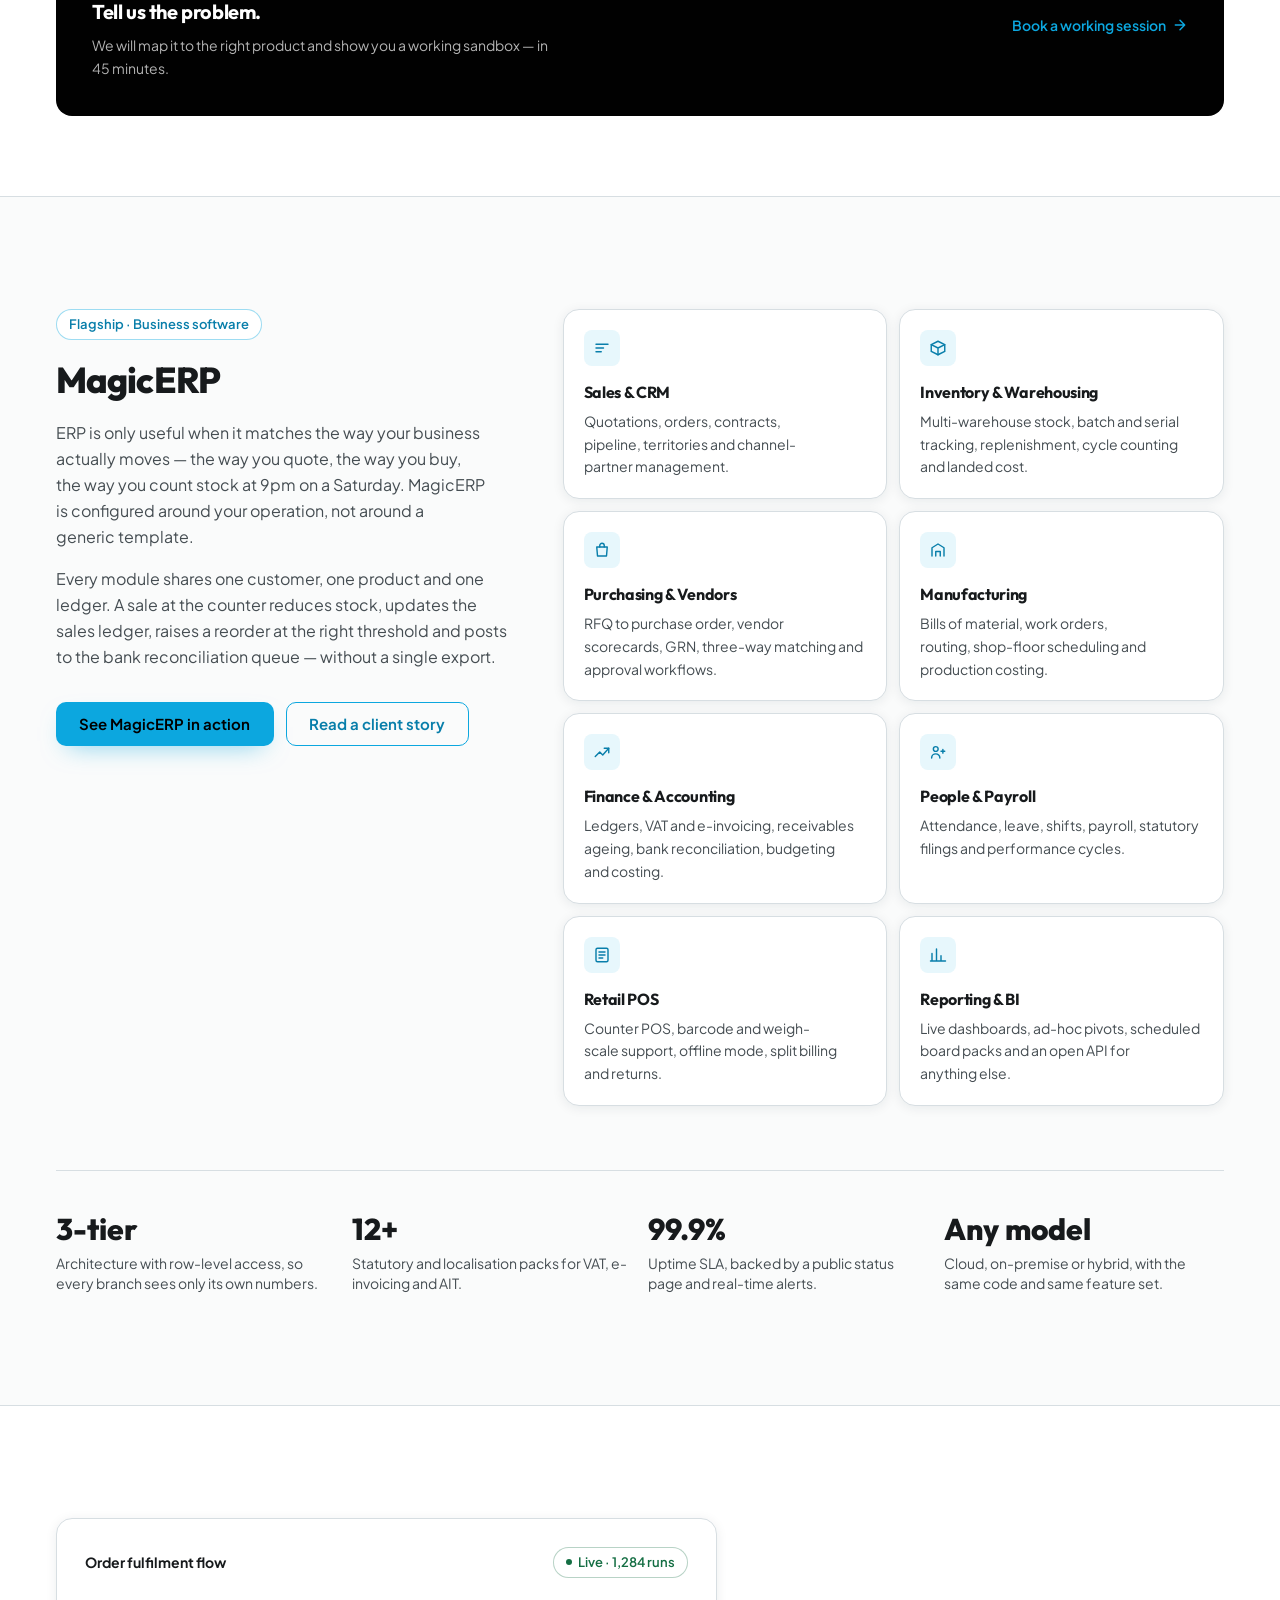
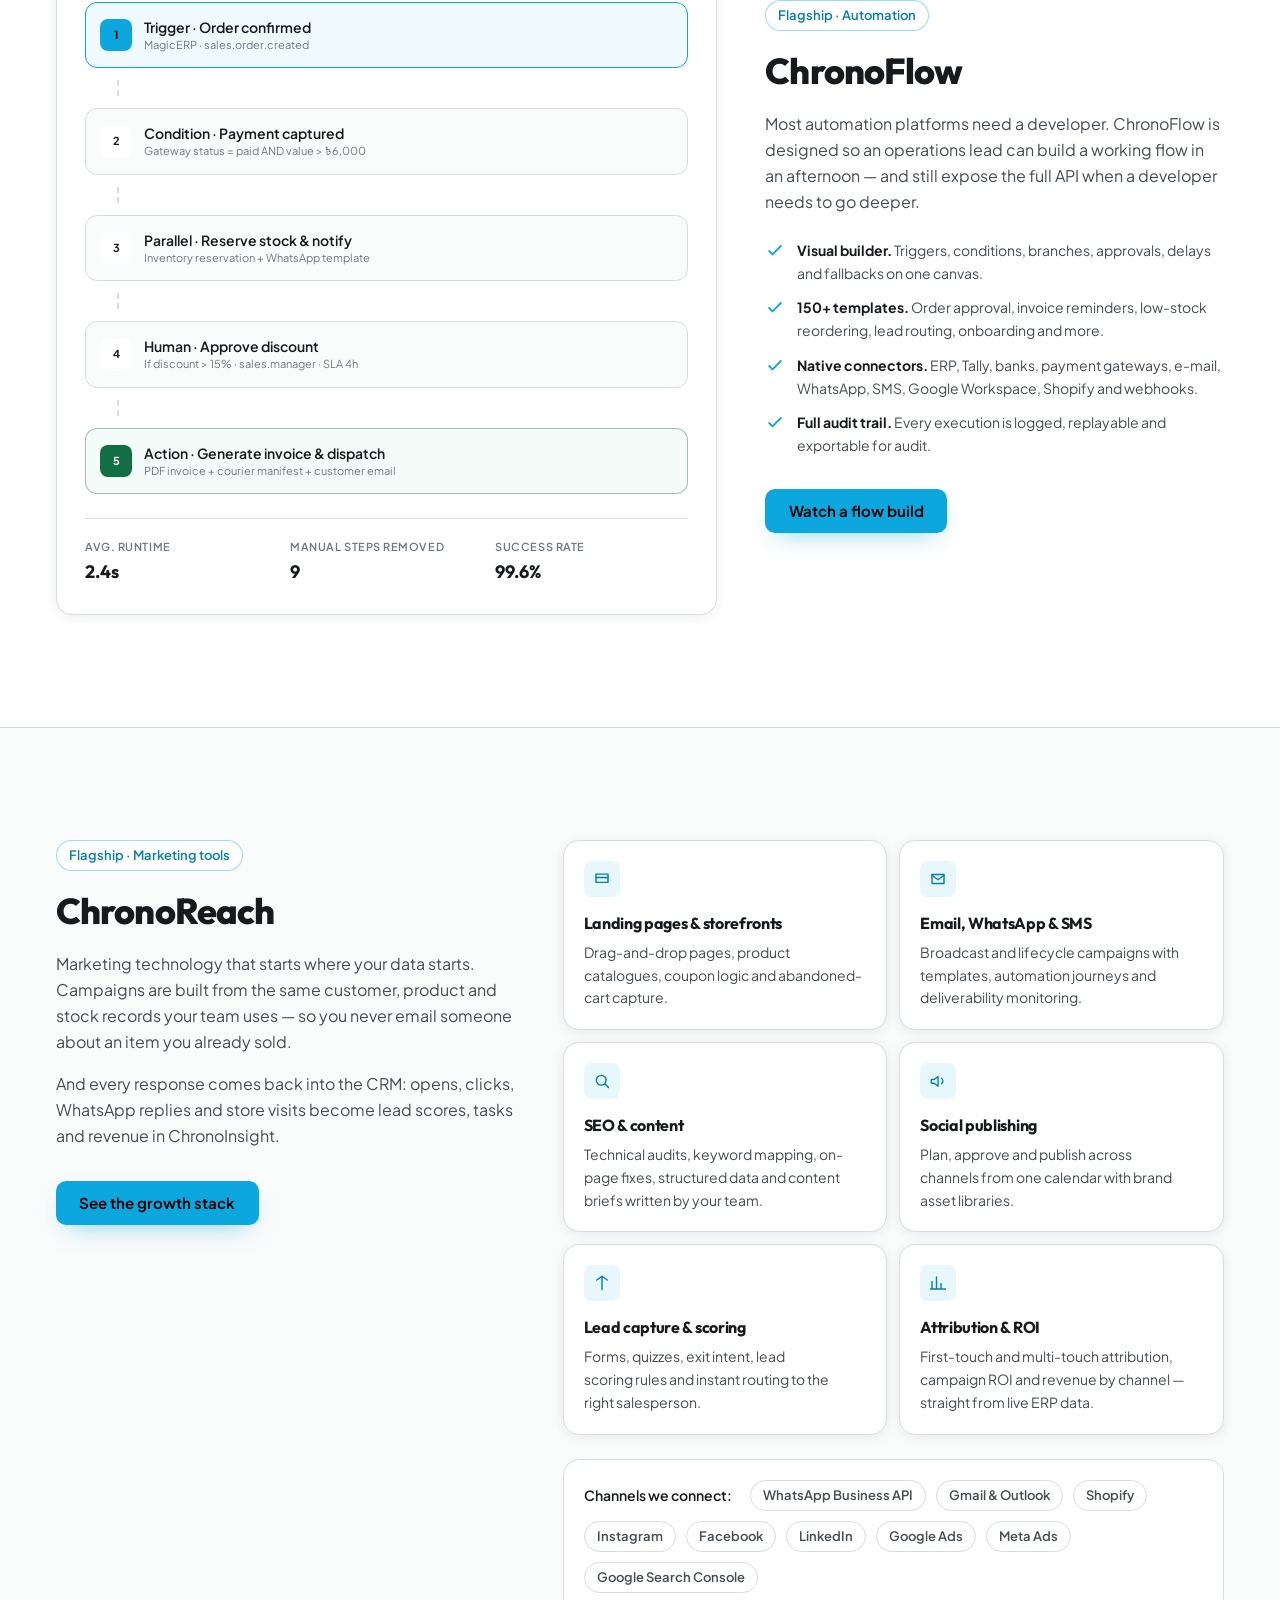
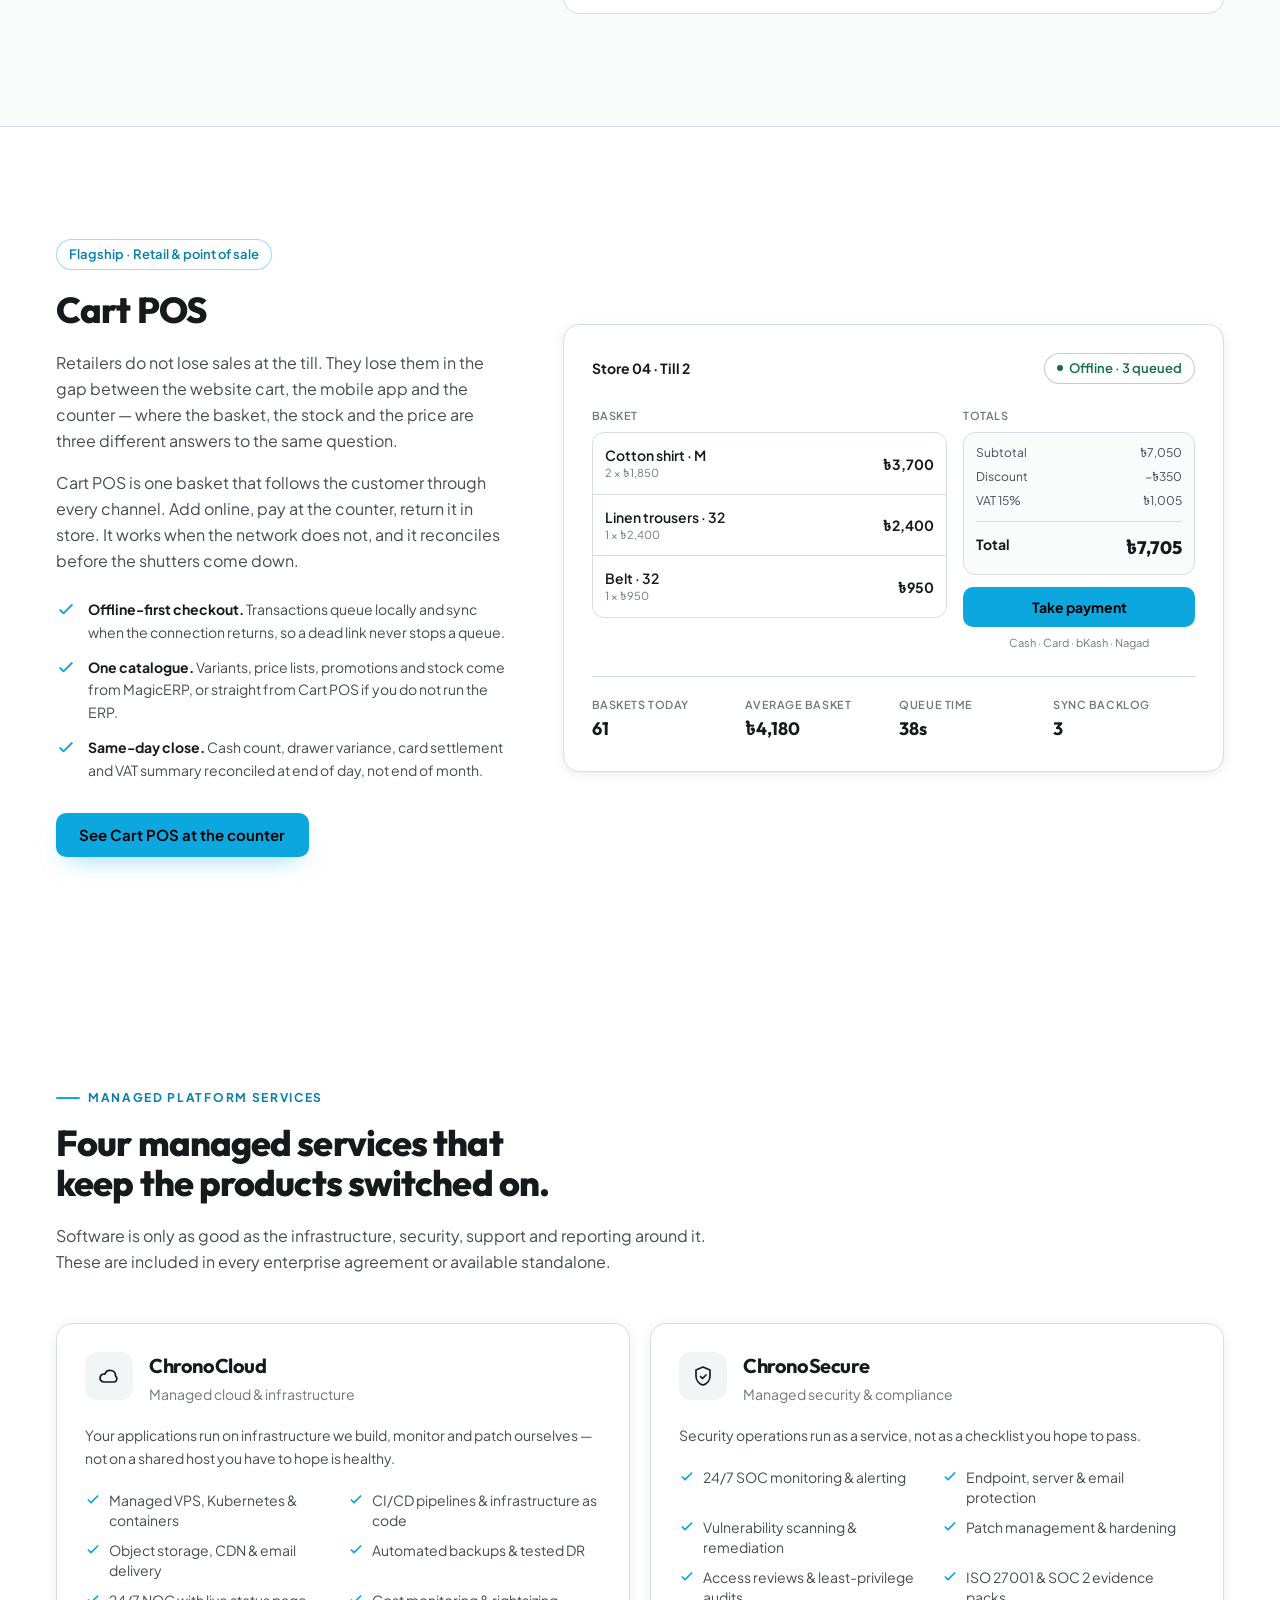
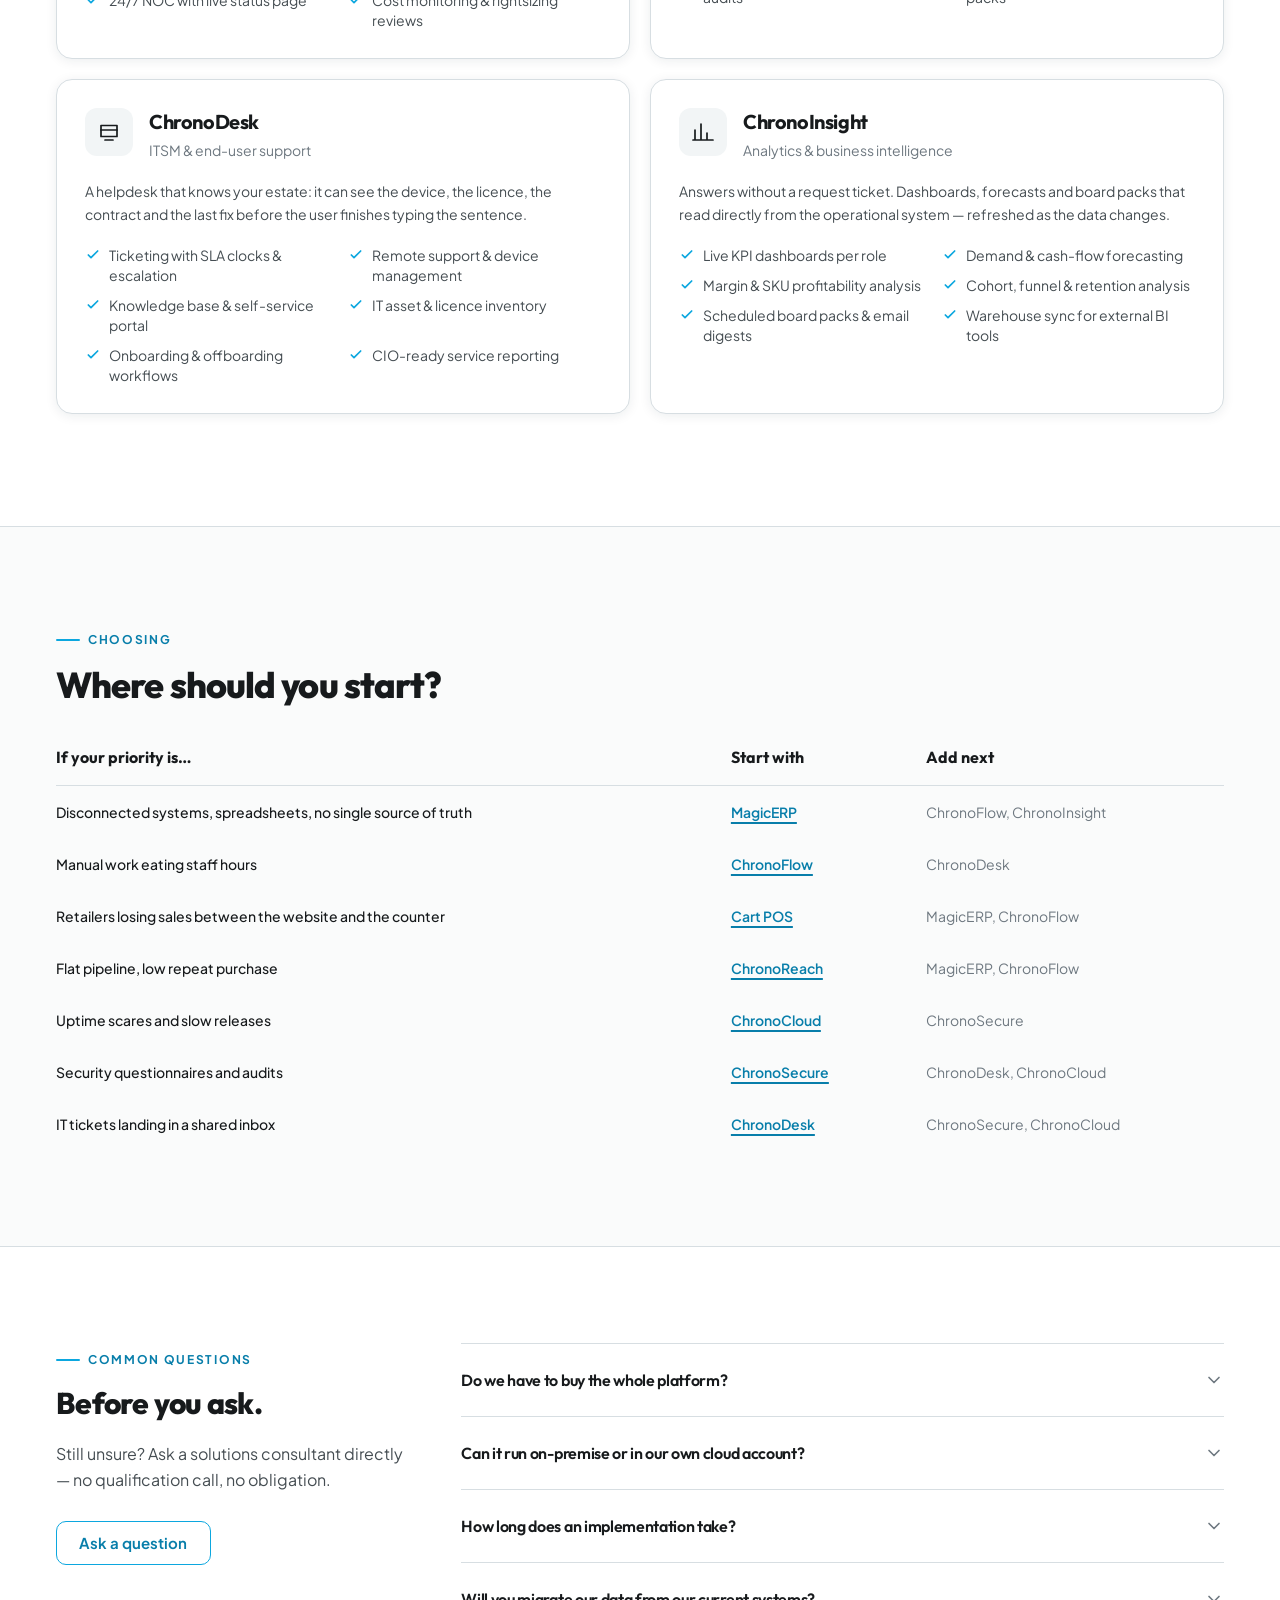
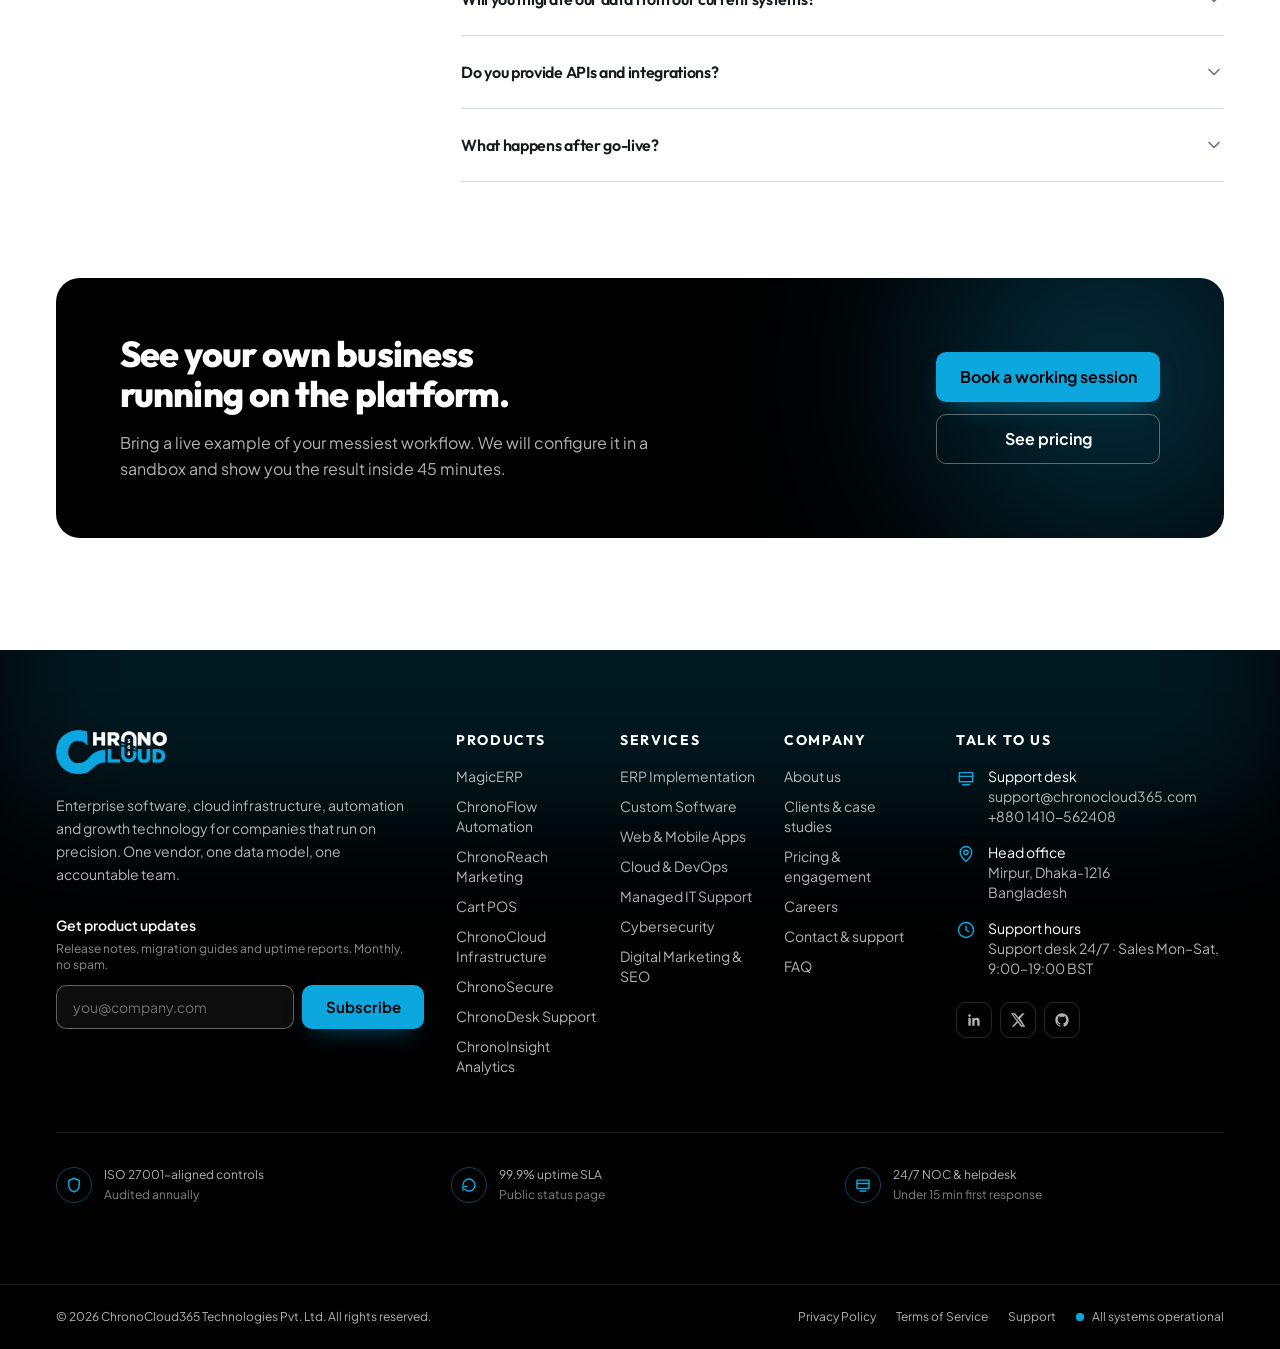
<file: products.html>
<!doctype html>
<html lang="en" class="scroll-pt-24">
<head>
<meta charset="utf-8" />
<meta name="viewport" content="width=device-width, initial-scale=1" />
<title>Products - MagicERP, Automation, Marketing Tools &amp; Cloud | ChronoCloud365</title>
<meta name="description" content="Explore the ChronoCloud365 platform: MagicERP business software, ChronoFlow workflow automation, ChronoReach marketing tools, managed cloud, security, ITSM and analytics." />
<meta name="theme-color" content="#FFFFFF" />
<meta name="author" content="ChronoCloud365 Technologies Pvt. Ltd." />
<link rel="canonical" href="https://www.chronocloud365.com/products" />

<meta property="og:type" content="website" />
<meta property="og:site_name" content="ChronoCloud365" />
<meta property="og:title" content="Products - MagicERP, Automation, Marketing Tools &amp; Cloud | ChronoCloud365" />
<meta property="og:description" content="Explore the ChronoCloud365 platform: MagicERP business software, ChronoFlow workflow automation, ChronoReach marketing tools, managed cloud, security, ITSM and analytics." />
<meta property="og:url" content="https://www.chronocloud365.com/products" />
<meta property="og:image" content="https://www.chronocloud365.com/assets/img/og-cover.png" />
<meta name="twitter:card" content="summary_large_image" />
<meta name="twitter:title" content="Products - MagicERP, Automation, Marketing Tools &amp; Cloud | ChronoCloud365" />
<meta name="twitter:description" content="Explore the ChronoCloud365 platform: MagicERP business software, ChronoFlow workflow automation, ChronoReach marketing tools, managed cloud, security, ITSM and analytics." />
<meta name="twitter:image" content="https://www.chronocloud365.com/assets/img/og-cover.png" />

<link rel="icon" href="assets/favicon.ico" sizes="any" />
<link rel="icon" type="image/png" href="assets/img/favicon.png" />
<link rel="apple-touch-icon" href="assets/img/favicon.png" />

<link rel="preconnect" href="https://fonts.googleapis.com" />
<link rel="preconnect" href="https://fonts.gstatic.com" crossorigin />
<link href="https://fonts.googleapis.com/css2?family=Outfit:wght@400;500;600;700;800&family=Plus+Jakarta+Sans:wght@400;500;600;700;800&display=swap" rel="stylesheet" />
<!-- Noto Sans Bengali, subset to the taka sign (U+09F3) only - 4 KB, and the
     only way the currency symbol renders on devices without a Bengali font. -->
<link href="https://fonts.googleapis.com/css2?family=Noto+Sans+Bengali:wght@400;500;600;700;800&text=%E0%A7%B3&display=swap" rel="stylesheet" />
<link rel="stylesheet" href="assets/css/styles.css" />

<!-- Apply the theme before first paint so theme-swapped assets (such as the
     wordmark) never flash the wrong variant. -->
<script>
(function () {
  try {
    var stored = localStorage.getItem("cc-theme");
    var forced = new URLSearchParams(window.location.search).get("theme");
    var theme =
      forced === "dark" || forced === "light"
        ? forced
        : stored || (window.matchMedia("(prefers-color-scheme: dark)").matches ? "dark" : "light");
    document.documentElement.setAttribute("data-theme", theme);
    var meta = document.querySelector('meta[name="theme-color"]');
    if (meta) meta.setAttribute("content", theme === "dark" ? "#101619" : "#FFFFFF");
  } catch (e) {}
})();
</script>

<script type="application/ld+json">
{
  "@context": "https://schema.org",
  "@type": "Organization",
  "name": "ChronoCloud365 Technologies Pvt. Ltd.",
  "alternateName": "ChronoCloud365",
  "url": "https://www.chronocloud365.com/",
  "logo": "https://www.chronocloud365.com/assets/img/logo.png",
  "image": "https://www.chronocloud365.com/assets/img/og-cover.png",
  "description": "Enterprise software, workflow automation, marketing technology and managed cloud infrastructure for mid-market and enterprise teams.",
  "email": "hello@chronocloud365.com",
  "telephone": "+880-1410-562408",
  "foundingDate": "2014",
  "address": {
    "@type": "PostalAddress",
    "streetAddress": "Mirpur",
    "addressLocality": "Dhaka",
    "addressRegion": "Dhaka",
    "postalCode": "1216",
    "addressCountry": "BD"
  },
  "areaServed": ["BD", "IN", "AE", "GB", "US"],
  "knowsAbout": ["ERP", "Workflow Automation", "Marketing Technology", "Cloud Infrastructure", "Cybersecurity", "ITSM"],
  "contactPoint": [
    { "@type": "ContactPoint", "contactType": "sales", "email": "sales@chronocloud365.com", "telephone": "+880-1410-562408", "availableLanguage": ["English", "Bengali"] },
    { "@type": "ContactPoint", "contactType": "technical support", "email": "support@chronocloud365.com", "telephone": "+880-1410-562408", "availableLanguage": ["English", "Bengali"], "hoursAvailable": [{ "@type": "OpeningHoursSpecification", "dayOfWeek": ["Monday","Tuesday","Wednesday","Thursday","Friday","Saturday","Sunday"], "opens": "00:00", "closes": "23:59" }] }
  ]
}
</script>

</head>
<body class="bg-bg antialiased">
<a href="#main" class="sr-only focus:not-sr-only focus:absolute focus:left-4 focus:top-4 focus:z-[100] focus:rounded-brand focus:bg-brand focus:px-4 focus:py-2 focus:text-sm focus:font-semibold focus:text-black">Skip to main content</a>

<header id="site-header" class="sticky top-0 z-50">
  <!-- Utility strip -->
  <div class="hidden border-b border-white/10 bg-[#010101] text-white lg:block">
    <div class="container-page flex h-10 items-center justify-end gap-6 text-[13px]">
      <a href="mailto:hello@chronocloud365.com" class="flex items-center gap-2 text-white/70 transition-colors duration-200 hover:text-brand">
        <svg class="h-4 w-4" viewBox="0 0 24 24" fill="none" stroke="currentColor" stroke-width="1.8" aria-hidden="true">
          <rect x="2.5" y="4.5" width="19" height="15" rx="2.5" stroke-linecap="round" stroke-linejoin="round" />
          <path d="m3 7 9 6 9-6" stroke-linecap="round" stroke-linejoin="round" />
        </svg>
        hello@chronocloud365.com
      </a>
      <a href="tel:+8801410562408" class="flex items-center gap-2 text-white/70 transition-colors duration-200 hover:text-brand">
        <svg class="h-4 w-4" viewBox="0 0 24 24" fill="none" stroke="currentColor" stroke-width="1.8" aria-hidden="true">
          <path d="M6.6 3.5h2.7l1.5 3.9-2 1.4a12.5 12.5 0 0 0 6.4 6.4l1.4-2 3.9 1.5v2.7a2.5 2.5 0 0 1-2.7 2.5A16.5 16.5 0 0 1 4.1 6.2 2.5 2.5 0 0 1 6.6 3.5Z" stroke-linecap="round" stroke-linejoin="round" />
        </svg>
        +880 1410-562408
      </a>
      <a href="contact.html" class="flex items-center gap-1.5 font-semibold text-brand transition-colors duration-200 hover:text-white">
        Client Login
        <svg class="h-3.5 w-3.5" viewBox="0 0 24 24" fill="none" stroke="currentColor" stroke-width="2.2" aria-hidden="true">
          <path d="m9 6 6 6-6 6" stroke-linecap="round" stroke-linejoin="round" />
        </svg>
      </a>
    </div>
  </div>

  <!-- Main bar -->
  <div class="border-b border-line bg-bg/90 backdrop-blur-md transition-shadow duration-300" data-nav-bar>
    <div class="container-page flex h-16 items-center justify-between gap-4 lg:h-[4.5rem]">
      <a href="index.html" class="flex shrink-0 items-center gap-2.5" aria-label="ChronoCloud365 home">
        <!-- The wordmark swaps with the theme: black-on-transparent in light mode,
             white-on-transparent in dark mode. -->
        <picture class="block dark:hidden">
          <source srcset="assets/img/logo.webp" type="image/webp" />
          <img src="assets/img/logo.png" alt="ChronoCloud365" width="112" height="44" class="h-10 w-auto lg:h-11" />
        </picture>
        <picture class="hidden dark:block">
          <source srcset="assets/img/logo-on-dark.webp" type="image/webp" />
          <img src="assets/img/logo-on-dark.png" alt="ChronoCloud365" width="112" height="44" class="h-10 w-auto lg:h-11" />
        </picture>
      </a>

      <!-- Desktop navigation -->
      <nav class="hidden items-center gap-1 lg:flex" aria-label="Primary">
        <div class="relative" data-dropdown>
          <button type="button" class="flex items-center gap-1.5 rounded-brand px-3 py-2 text-sm font-semibold transition-colors duration-200 hover:bg-surface-muted hover:text-heading" data-dropdown-trigger aria-expanded="false">
            Products
            <svg class="h-3.5 w-3.5 transition-transform duration-200" data-chevron viewBox="0 0 24 24" fill="none" stroke="currentColor" stroke-width="2.4" aria-hidden="true">
              <path d="m6 9 6 6 6-6" stroke-linecap="round" stroke-linejoin="round" />
            </svg>
          </button>
          <div class="invisible absolute left-1/2 top-full z-50 w-[46rem] -translate-x-1/2 translate-y-1 pt-3 opacity-0 transition-all duration-200" data-dropdown-panel>
            <div class="grid grid-cols-3 gap-1 rounded-2xl border border-line bg-surface p-2 shadow-[0_24px_60px_-24px_rgb(16_35_45/35%)]">
              <div class="rounded-xl p-3">
                <p class="px-2 pb-2 text-[11px] font-bold uppercase tracking-[0.14em] text-muted">Business software</p>
                <a href="products.html#magic-erp" class="group flex gap-3 rounded-lg p-2 transition-colors duration-200 hover:bg-surface-muted">
                  <span class="mt-0.5 flex h-8 w-8 shrink-0 items-center justify-center rounded-lg bg-brand-soft text-brand-deep">
                    <svg class="h-4.5 w-4.5" viewBox="0 0 24 24" fill="none" stroke="currentColor" stroke-width="1.8" aria-hidden="true">
                      <rect x="3" y="3" width="7" height="7" rx="1.5" /><rect x="14" y="3" width="7" height="7" rx="1.5" /><rect x="3" y="14" width="7" height="7" rx="1.5" /><rect x="14" y="14" width="7" height="7" rx="1.5" />
                    </svg>
                  </span>
                  <span>
                    <span class="block text-sm font-semibold text-heading">MagicERP</span>
                    <span class="block text-xs leading-snug text-muted">Operations suite for sales, stock, finance and people</span>
                  </span>
                </a>
                <a href="products.html#chronoflow" class="group flex gap-3 rounded-lg p-2 transition-colors duration-200 hover:bg-surface-muted">
                  <span class="mt-0.5 flex h-8 w-8 shrink-0 items-center justify-center rounded-lg bg-brand-soft text-brand-deep">
                    <svg class="h-4.5 w-4.5" viewBox="0 0 24 24" fill="none" stroke="currentColor" stroke-width="1.8" aria-hidden="true">
                      <path d="M13 2 4.5 13.5H11L10 22l9.5-11.5H13L13 2Z" stroke-linecap="round" stroke-linejoin="round" />
                    </svg>
                  </span>
                  <span>
                    <span class="block text-sm font-semibold text-heading">ChronoFlow</span>
                    <span class="block text-xs leading-snug text-muted">No-code workflow and RPA automation</span>
                  </span>
                </a>
                <a href="products.html#chronoreach" class="group flex gap-3 rounded-lg p-2 transition-colors duration-200 hover:bg-surface-muted">
                  <span class="mt-0.5 flex h-8 w-8 shrink-0 items-center justify-center rounded-lg bg-brand-soft text-brand-deep">
                    <svg class="h-4.5 w-4.5" viewBox="0 0 24 24" fill="none" stroke="currentColor" stroke-width="1.8" aria-hidden="true">
                      <path d="M3 11v3a1 1 0 0 0 1 1h3l5 4V6L7 10H4a1 1 0 0 0-1 1Z" stroke-linecap="round" stroke-linejoin="round" />
                      <path d="M17 8.5a5 5 0 0 1 0 7" stroke-linecap="round" />
                    </svg>
                  </span>
                  <span>
                    <span class="block text-sm font-semibold text-heading">ChronoReach</span>
                    <span class="block text-xs leading-snug text-muted">Marketing, campaigns, SEO and lead capture</span>
                  </span>
                </a>
                <a href="products.html#cart-pos" class="group flex gap-3 rounded-lg p-2 transition-colors duration-200 hover:bg-surface-muted">
                  <span class="mt-0.5 flex h-8 w-8 shrink-0 items-center justify-center rounded-lg bg-brand-soft text-brand-deep">
                    <svg class="h-4.5 w-4.5" viewBox="0 0 24 24" fill="none" stroke="currentColor" stroke-width="1.8" aria-hidden="true">
                      <path d="M2.5 3.5h2.2l2.2 10.4a1.5 1.5 0 0 0 1.5 1.2h8.4a1.5 1.5 0 0 0 1.5-1.2l1.4-6.3H5.8" stroke-linecap="round" stroke-linejoin="round" />
                      <circle cx="9.5" cy="19" r="1.3" /><circle cx="17" cy="19" r="1.3" />
                    </svg>
                  </span>
                  <span>
                    <span class="block text-sm font-semibold text-heading">Cart POS</span>
                    <span class="block text-xs leading-snug text-muted">Unified cart and point of sale for retail</span>
                  </span>
                </a>
              </div>

              <div class="rounded-xl p-3">
                <p class="px-2 pb-2 text-[11px] font-bold uppercase tracking-[0.14em] text-muted">Managed services</p>
                <a href="products.html#chronocloud" class="group flex gap-3 rounded-lg p-2 transition-colors duration-200 hover:bg-surface-muted">
                  <span class="mt-0.5 flex h-8 w-8 shrink-0 items-center justify-center rounded-lg bg-surface-muted text-heading">
                    <svg class="h-4.5 w-4.5" viewBox="0 0 24 24" fill="none" stroke="currentColor" stroke-width="1.8" aria-hidden="true">
                      <path d="M7 18a4 4 0 1 1 .9-7.9A5.5 5.5 0 0 1 18.6 12 3.5 3.5 0 0 1 17.5 18H7Z" stroke-linecap="round" stroke-linejoin="round" />
                    </svg>
                  </span>
                  <span>
                    <span class="block text-sm font-semibold text-heading">ChronoCloud</span>
                    <span class="block text-xs leading-snug text-muted">Managed cloud, DevOps and infrastructure</span>
                  </span>
                </a>
                <a href="products.html#chronosecure" class="group flex gap-3 rounded-lg p-2 transition-colors duration-200 hover:bg-surface-muted">
                  <span class="mt-0.5 flex h-8 w-8 shrink-0 items-center justify-center rounded-lg bg-surface-muted text-heading">
                    <svg class="h-4.5 w-4.5" viewBox="0 0 24 24" fill="none" stroke="currentColor" stroke-width="1.8" aria-hidden="true">
                      <path d="M12 3 5 6v6c0 4.2 2.9 7.9 7 9 4.1-1.1 7-4.8 7-9V6l-7-3Z" stroke-linecap="round" stroke-linejoin="round" />
                      <path d="M9.5 12.5 11.5 14.5 15 11" stroke-linecap="round" stroke-linejoin="round" />
                    </svg>
                  </span>
                  <span>
                    <span class="block text-sm font-semibold text-heading">ChronoSecure</span>
                    <span class="block text-xs leading-snug text-muted">Managed security and compliance</span>
                  </span>
                </a>
                <a href="products.html#chronodesk" class="group flex gap-3 rounded-lg p-2 transition-colors duration-200 hover:bg-surface-muted">
                  <span class="mt-0.5 flex h-8 w-8 shrink-0 items-center justify-center rounded-lg bg-surface-muted text-heading">
                    <svg class="h-4.5 w-4.5" viewBox="0 0 24 24" fill="none" stroke="currentColor" stroke-width="1.8" aria-hidden="true">
                      <path d="M4 5.5h16v11H4z" stroke-linecap="round" stroke-linejoin="round" />
                      <path d="M4 10h16M8 20h8" stroke-linecap="round" stroke-linejoin="round" />
                    </svg>
                  </span>
                  <span>
                    <span class="block text-sm font-semibold text-heading">ChronoDesk</span>
                    <span class="block text-xs leading-snug text-muted">Helpdesk, ITSM and remote support</span>
                  </span>
                </a>
                <a href="products.html#chronoinsight" class="group flex gap-3 rounded-lg p-2 transition-colors duration-200 hover:bg-surface-muted">
                  <span class="mt-0.5 flex h-8 w-8 shrink-0 items-center justify-center rounded-lg bg-surface-muted text-heading">
                    <svg class="h-4.5 w-4.5" viewBox="0 0 24 24" fill="none" stroke="currentColor" stroke-width="1.8" aria-hidden="true">
                      <path d="M4 20V10M10 20V4M16 20v-7M22 20H2" stroke-linecap="round" stroke-linejoin="round" />
                    </svg>
                  </span>
                  <span>
                    <span class="block text-sm font-semibold text-heading">ChronoInsight</span>
                    <span class="block text-xs leading-snug text-muted">Dashboards, forecasting and analytics</span>
                  </span>
                </a>
              </div>

              <div class="flex flex-col rounded-xl bg-surface-tint p-3">
                <p class="px-2 pb-2 text-[11px] font-bold uppercase tracking-[0.14em] text-brand-deep">One platform</p>
                <p class="px-2 text-sm font-semibold text-heading">Every product shares one data model, one login and one audit trail.</p>
                <ul class="mt-3 grid gap-2 px-2 text-[13px] text-body">
                  <li class="flex items-start gap-2"><svg class="mt-0.5 h-4 w-4 shrink-0 text-brand" viewBox="0 0 24 24" fill="none" stroke="currentColor" stroke-width="2.4" aria-hidden="true"><path d="m5 12 4 4L19 6" stroke-linecap="round" stroke-linejoin="round" /></svg>Single sign-on across all modules</li>
                  <li class="flex items-start gap-2"><svg class="mt-0.5 h-4 w-4 shrink-0 text-brand" viewBox="0 0 24 24" fill="none" stroke="currentColor" stroke-width="2.4" aria-hidden="true"><path d="m5 12 4 4L19 6" stroke-linecap="round" stroke-linejoin="round" /></svg>Open REST &amp; webhook APIs</li>
                  <li class="flex items-start gap-2"><svg class="mt-0.5 h-4 w-4 shrink-0 text-brand" viewBox="0 0 24 24" fill="none" stroke="currentColor" stroke-width="2.4" aria-hidden="true"><path d="m5 12 4 4L19 6" stroke-linecap="round" stroke-linejoin="round" /></svg>Deploy cloud, on-premise or hybrid</li>
                </ul>
                <a href="contact.html?demo=1" class="btn btn-primary mt-4 w-full text-sm">Book a live demo</a>
              </div>
            </div>
          </div>
        </div>

        <div class="relative" data-dropdown>
          <button type="button" class="flex items-center gap-1.5 rounded-brand px-3 py-2 text-sm font-semibold transition-colors duration-200 hover:bg-surface-muted hover:text-heading" data-dropdown-trigger aria-expanded="false">
            Services
            <svg class="h-3.5 w-3.5 transition-transform duration-200" data-chevron viewBox="0 0 24 24" fill="none" stroke="currentColor" stroke-width="2.4" aria-hidden="true">
              <path d="m6 9 6 6 6-6" stroke-linecap="round" stroke-linejoin="round" />
            </svg>
          </button>
          <div class="invisible absolute left-1/2 top-full z-50 w-[38rem] -translate-x-1/2 translate-y-1 pt-3 opacity-0 transition-all duration-200" data-dropdown-panel>
            <div class="grid grid-cols-2 gap-1 rounded-2xl border border-line bg-surface p-2 shadow-[0_24px_60px_-24px_rgb(16_35_45/35%)]">
              <div class="rounded-xl p-3">
                <p class="px-2 pb-2 text-[11px] font-bold uppercase tracking-[0.14em] text-muted">Consulting &amp; delivery</p>
                <a href="services.html#implementation" class="block rounded-lg px-2 py-1.5 text-sm font-medium text-heading transition-colors duration-200 hover:bg-surface-muted hover:text-brand-deep">ERP Implementation &amp; Consulting</a>
                <a href="services.html#custom-software" class="block rounded-lg px-2 py-1.5 text-sm font-medium text-heading transition-colors duration-200 hover:bg-surface-muted hover:text-brand-deep">Custom Software Development</a>
                <a href="services.html#app-development" class="block rounded-lg px-2 py-1.5 text-sm font-medium text-heading transition-colors duration-200 hover:bg-surface-muted hover:text-brand-deep">Web &amp; Mobile App Development</a>
                <a href="services.html#design" class="block rounded-lg px-2 py-1.5 text-sm font-medium text-heading transition-colors duration-200 hover:bg-surface-muted hover:text-brand-deep">UI/UX &amp; Product Design</a>
                <a href="services.html#qa" class="block rounded-lg px-2 py-1.5 text-sm font-medium text-heading transition-colors duration-200 hover:bg-surface-muted hover:text-brand-deep">QA, Testing &amp; Release Engineering</a>
                <a href="services.html#consulting" class="block rounded-lg px-2 py-1.5 text-sm font-medium text-heading transition-colors duration-200 hover:bg-surface-muted hover:text-brand-deep">Digital Transformation Strategy</a>
              </div>
              <div class="rounded-xl p-3">
                <p class="px-2 pb-2 text-[11px] font-bold uppercase tracking-[0.14em] text-muted">Operations &amp; growth</p>
                <a href="services.html#cloud" class="block rounded-lg px-2 py-1.5 text-sm font-medium text-heading transition-colors duration-200 hover:bg-surface-muted hover:text-brand-deep">Cloud Migration &amp; DevOps</a>
                <a href="services.html#managed-it" class="block rounded-lg px-2 py-1.5 text-sm font-medium text-heading transition-colors duration-200 hover:bg-surface-muted hover:text-brand-deep">Managed IT &amp; 24/7 Support</a>
                <a href="services.html#security" class="block rounded-lg px-2 py-1.5 text-sm font-medium text-heading transition-colors duration-200 hover:bg-surface-muted hover:text-brand-deep">Cybersecurity &amp; Compliance</a>
                <a href="services.html#integration" class="block rounded-lg px-2 py-1.5 text-sm font-medium text-heading transition-colors duration-200 hover:bg-surface-muted hover:text-brand-deep">Data Migration &amp; Integration</a>
                <a href="services.html#marketing" class="block rounded-lg px-2 py-1.5 text-sm font-medium text-heading transition-colors duration-200 hover:bg-surface-muted hover:text-brand-deep">Digital Marketing &amp; SEO</a>
                <a href="services.html#training" class="block rounded-lg px-2 py-1.5 text-sm font-medium text-heading transition-colors duration-200 hover:bg-surface-muted hover:text-brand-deep">Training &amp; Enablement</a>
              </div>
            </div>
          </div>
        </div>

        <a href="clients.html" class="rounded-brand px-3 py-2 text-sm font-semibold text-body transition-colors duration-200 hover:bg-surface-muted hover:text-heading">Clients</a>
        <a href="pricing.html" class="rounded-brand px-3 py-2 text-sm font-semibold text-body transition-colors duration-200 hover:bg-surface-muted hover:text-heading">Pricing</a>
        <a href="about.html" class="rounded-brand px-3 py-2 text-sm font-semibold text-body transition-colors duration-200 hover:bg-surface-muted hover:text-heading">About</a>
      </nav>

      <div class="flex items-center gap-2">
        <button type="button" class="flex h-10 w-10 cursor-pointer items-center justify-center rounded-brand border border-line text-body transition-colors duration-200 hover:bg-surface-muted hover:text-heading" data-theme-toggle aria-label="Toggle dark mode">
          <svg class="h-5 w-5 dark:hidden" viewBox="0 0 24 24" fill="none" stroke="currentColor" stroke-width="1.8" aria-hidden="true">
            <circle cx="12" cy="12" r="4.2" />
            <path d="M12 2.5v2M12 19.5v2M2.5 12h2M19.5 12h2M5.3 5.3l1.4 1.4M17.3 17.3l1.4 1.4M18.7 5.3l-1.4 1.4M6.7 17.3l-1.4 1.4" stroke-linecap="round" />
          </svg>
          <svg class="hidden h-5 w-5 dark:block" viewBox="0 0 24 24" fill="none" stroke="currentColor" stroke-width="1.8" aria-hidden="true">
            <path d="M20 14.5A8.5 8.5 0 0 1 9.5 4a8.5 8.5 0 1 0 10.5 10.5Z" stroke-linecap="round" stroke-linejoin="round" />
          </svg>
        </button>

        <a href="contact.html?demo=1" class="btn btn-primary hidden text-sm sm:inline-flex">Book a demo</a>

        <button type="button" class="flex h-10 w-10 cursor-pointer items-center justify-center rounded-brand border border-line text-heading transition-colors duration-200 hover:bg-surface-muted lg:hidden" data-mobile-toggle aria-expanded="false" aria-controls="mobile-nav" aria-label="Open menu">
          <svg class="h-5 w-5" data-menu-open viewBox="0 0 24 24" fill="none" stroke="currentColor" stroke-width="2" aria-hidden="true">
            <path d="M4 7h16M4 12h16M4 17h16" stroke-linecap="round" />
          </svg>
          <svg class="hidden h-5 w-5" data-menu-close viewBox="0 0 24 24" fill="none" stroke="currentColor" stroke-width="2" aria-hidden="true">
            <path d="m6 6 12 12M18 6 6 18" stroke-linecap="round" />
          </svg>
        </button>
      </div>
    </div>
  </div>

  <!-- Mobile navigation -->
  <div id="mobile-nav" class="hidden max-h-[calc(100vh-4rem)] overflow-y-auto border-b border-line bg-bg lg:hidden">
    <nav class="container-page space-y-1 py-4" aria-label="Mobile">
      <a href="products.html" class="flex items-center justify-between rounded-brand px-3 py-2.5 text-[15px] font-semibold text-heading transition-colors duration-200 hover:bg-surface-muted">Products</a>
      <a href="services.html" class="flex items-center justify-between rounded-brand px-3 py-2.5 text-[15px] font-semibold text-heading transition-colors duration-200 hover:bg-surface-muted">Services</a>
      <a href="clients.html" class="flex items-center justify-between rounded-brand px-3 py-2.5 text-[15px] font-semibold text-heading transition-colors duration-200 hover:bg-surface-muted">Clients</a>
      <a href="pricing.html" class="flex items-center justify-between rounded-brand px-3 py-2.5 text-[15px] font-semibold text-heading transition-colors duration-200 hover:bg-surface-muted">Pricing</a>
      <a href="about.html" class="flex items-center justify-between rounded-brand px-3 py-2.5 text-[15px] font-semibold text-heading transition-colors duration-200 hover:bg-surface-muted">About</a>
      <a href="careers.html" class="flex items-center justify-between rounded-brand px-3 py-2.5 text-[15px] font-semibold text-heading transition-colors duration-200 hover:bg-surface-muted">Careers</a>
      <a href="contact.html" class="flex items-center justify-between rounded-brand px-3 py-2.5 text-[15px] font-semibold text-heading transition-colors duration-200 hover:bg-surface-muted">Contact</a>
      <div class="grid gap-2 pt-3">
        <a href="contact.html?demo=1" class="btn btn-primary w-full">Book a demo</a>
        <a href="contact.html" class="btn btn-secondary w-full">Talk to sales</a>
      </div>
      <div class="mt-4 space-y-1 border-t border-line pt-4 text-sm">
        <a href="mailto:hello@chronocloud365.com" class="flex items-center gap-2 rounded-brand px-3 py-2 text-body transition-colors duration-200 hover:bg-surface-muted">
          <svg class="h-4 w-4 text-brand" viewBox="0 0 24 24" fill="none" stroke="currentColor" stroke-width="1.8" aria-hidden="true"><rect x="2.5" y="4.5" width="19" height="15" rx="2.5" stroke-linecap="round" stroke-linejoin="round" /><path d="m3 7 9 6 9-6" stroke-linecap="round" stroke-linejoin="round" /></svg>
          hello@chronocloud365.com
        </a>
        <a href="tel:+8801410562408" class="flex items-center gap-2 rounded-brand px-3 py-2 text-body transition-colors duration-200 hover:bg-surface-muted">
          <svg class="h-4 w-4 text-brand" viewBox="0 0 24 24" fill="none" stroke="currentColor" stroke-width="1.8" aria-hidden="true"><path d="M6.6 3.5h2.7l1.5 3.9-2 1.4a12.5 12.5 0 0 0 6.4 6.4l1.4-2 3.9 1.5v2.7a2.5 2.5 0 0 1-2.7 2.5A16.5 16.5 0 0 1 4.1 6.2 2.5 2.5 0 0 1 6.6 3.5Z" stroke-linecap="round" stroke-linejoin="round" /></svg>
          +880 1410-562408
        </a>
      </div>
    </nav>
  </div>
</header>

<main id="main">

  <!-- ============================================================== HERO -->
  <section class="relative overflow-hidden border-b border-line bg-surface-mist">
    <div class="pointer-events-none absolute inset-0 grid-dots mask-fade-b opacity-70"></div>
    <div class="pointer-events-none absolute -right-32 -top-40 h-[30rem] w-[30rem] rounded-full bg-brand/15 blur-[110px]"></div>
    <div class="container-page relative py-16 lg:py-24">
      <nav aria-label="Breadcrumb" class="text-sm text-muted">
        <ol class="flex flex-wrap items-center gap-2">
          <li><a href="index.html" class="transition-colors duration-200 hover:text-brand-deep">Home</a></li>
          <li aria-hidden="true" class="text-line">/</li>
          <li><span class="font-semibold text-heading">Products</span></li>
        </ol>
      </nav>

      <div class="mt-8 grid gap-10 lg:grid-cols-12 lg:items-end">
        <div class="lg:col-span-7">
          <h1 class="text-4xl font-extrabold tracking-tight sm:text-5xl lg:text-[3.5rem] lg:leading-[1.05]">
            One platform.<br />Four own products.<br /><span class="text-gradient-brand">Zero data silos.</span>
          </h1>
        </div>
        <div class="lg:col-span-5">
          <p class="text-lg leading-relaxed text-body">
            Each product solves one hard problem properly, and they share a single data model, so
            a customer action in one module is already an action in all the others.
          </p>
          <div class="mt-7 flex flex-col gap-3 sm:flex-row">
            <a href="contact.html?demo=1" class="btn btn-primary">Book a live demo</a>
            <a href="pricing.html" class="btn btn-secondary">See pricing</a>
          </div>
        </div>
      </div>
    </div>
  </section>

  <!-- ========================================================== CATALOGUE -->
  <section class="py-16 lg:py-20">
    <div class="container-page">
      <div class="flex flex-col gap-6 lg:flex-row lg:items-center lg:justify-between">
        <h2 class="font-display text-2xl font-bold">The catalogue</h2>
        <div class="flex flex-wrap gap-2" role="group" aria-label="Filter products">
          <button type="button" data-filter="all" class="cursor-pointer rounded-full border border-brand bg-brand-soft px-4 py-1.5 text-sm font-semibold text-heading transition-colors duration-200">All</button>
          <button type="button" data-filter="business" class="cursor-pointer rounded-full border border-line px-4 py-1.5 text-sm font-semibold text-muted transition-colors duration-200 hover:border-brand hover:text-heading">Business software</button>
          <button type="button" data-filter="automation" class="cursor-pointer rounded-full border border-line px-4 py-1.5 text-sm font-semibold text-muted transition-colors duration-200 hover:border-brand hover:text-heading">Automation</button>
          <button type="button" data-filter="growth" class="cursor-pointer rounded-full border border-line px-4 py-1.5 text-sm font-semibold text-muted transition-colors duration-200 hover:border-brand hover:text-heading">Growth &amp; marketing</button>
          <button type="button" data-filter="retail" class="cursor-pointer rounded-full border border-line px-4 py-1.5 text-sm font-semibold text-muted transition-colors duration-200 hover:border-brand hover:text-heading">Retail &amp; POS</button>
          <button type="button" data-filter="platform" class="cursor-pointer rounded-full border border-line px-4 py-1.5 text-sm font-semibold text-muted transition-colors duration-200 hover:border-brand hover:text-heading">Managed services</button>
        </div>
      </div>

      <!-- Own products -->
      <h3 class="mt-10 font-display text-sm font-bold uppercase tracking-[0.14em] text-muted">Our own products</h3>
      <div class="mt-5 grid gap-5 sm:grid-cols-2 xl:grid-cols-4">
        <a href="#magic-erp" data-filter-item="business" class="card card-hover group flex flex-col p-7">
          <div class="flex items-start justify-between gap-4">
            <span class="flex h-12 w-12 items-center justify-center rounded-xl bg-brand-soft text-brand-deep">
              <svg class="h-6 w-6" viewBox="0 0 24 24" fill="none" stroke="currentColor" stroke-width="1.7" aria-hidden="true"><rect x="3" y="3" width="7" height="7" rx="1.5" /><rect x="14" y="3" width="7" height="7" rx="1.5" /><rect x="3" y="14" width="7" height="7" rx="1.5" /><rect x="14" y="14" width="7" height="7" rx="1.5" /></svg>
            </span>
            <span class="chip !border-brand/40 !text-brand-deep">Flagship</span>
          </div>
          <h3 class="mt-5 font-display text-xl font-bold">MagicERP</h3>
          <p class="mt-2 flex-1 text-sm leading-relaxed text-body">
            The business operating core: sales and CRM, inventory, purchasing, manufacturing,
            finance, payroll and reporting.
          </p>
          <span class="link-underline mt-5 inline-flex items-center gap-1.5 self-start text-sm">
            Explore
            <svg class="h-4 w-4 transition-transform duration-200 group-hover:translate-x-1" viewBox="0 0 24 24" fill="none" stroke="currentColor" stroke-width="2.2" aria-hidden="true"><path d="M5 12h13M12 5l7 7-7 7" stroke-linecap="round" stroke-linejoin="round" /></svg>
          </span>
        </a>

        <a href="#chronoflow" data-filter-item="automation" class="card card-hover group flex flex-col p-7">
          <div class="flex items-start justify-between gap-4">
            <span class="flex h-12 w-12 items-center justify-center rounded-xl bg-brand-soft text-brand-deep">
              <svg class="h-6 w-6" viewBox="0 0 24 24" fill="none" stroke="currentColor" stroke-width="1.7" aria-hidden="true"><path d="M13 2 4.5 13.5H11L10 22l9.5-11.5H13L13 2Z" stroke-linecap="round" stroke-linejoin="round" /></svg>
            </span>
            <span class="chip !border-brand/40 !text-brand-deep">Flagship</span>
          </div>
          <h3 class="mt-5 font-display text-xl font-bold">ChronoFlow</h3>
          <p class="mt-2 flex-1 text-sm leading-relaxed text-body">
            Workflow automation and RPA that removes manual steps from order-to-cash, hiring,
            procurement and reporting.
          </p>
          <span class="link-underline mt-5 inline-flex items-center gap-1.5 self-start text-sm">
            Explore
            <svg class="h-4 w-4 transition-transform duration-200 group-hover:translate-x-1" viewBox="0 0 24 24" fill="none" stroke="currentColor" stroke-width="2.2" aria-hidden="true"><path d="M5 12h13M12 5l7 7-7 7" stroke-linecap="round" stroke-linejoin="round" /></svg>
          </span>
        </a>

        <a href="#chronoreach" data-filter-item="growth" class="card card-hover group flex flex-col p-7">
          <div class="flex items-start justify-between gap-4">
            <span class="flex h-12 w-12 items-center justify-center rounded-xl bg-brand-soft text-brand-deep">
              <svg class="h-6 w-6" viewBox="0 0 24 24" fill="none" stroke="currentColor" stroke-width="1.7" aria-hidden="true"><path d="M3 11v3a1 1 0 0 0 1 1h3l5 4V6L7 10H4a1 1 0 0 0-1 1Z" stroke-linecap="round" stroke-linejoin="round" /><path d="M17 8.5a5 5 0 0 1 0 7" stroke-linecap="round" /></svg>
            </span>
            <span class="chip !border-brand/40 !text-brand-deep">Flagship</span>
          </div>
          <h3 class="mt-5 font-display text-xl font-bold">ChronoReach</h3>
          <p class="mt-2 flex-1 text-sm leading-relaxed text-body">
            Landing pages, SEO, email and WhatsApp campaigns, social publishing, lead scoring
            and full-funnel attribution.
          </p>
          <span class="link-underline mt-5 inline-flex items-center gap-1.5 self-start text-sm">
            Explore
            <svg class="h-4 w-4 transition-transform duration-200 group-hover:translate-x-1" viewBox="0 0 24 24" fill="none" stroke="currentColor" stroke-width="2.2" aria-hidden="true"><path d="M5 12h13M12 5l7 7-7 7" stroke-linecap="round" stroke-linejoin="round" /></svg>
          </span>
        </a>

        <a href="#cart-pos" data-filter-item="retail" class="card card-hover group flex flex-col p-7">
          <div class="flex items-start justify-between gap-4">
            <span class="flex h-12 w-12 items-center justify-center rounded-xl bg-brand-soft text-brand-deep">
              <svg class="h-6 w-6" viewBox="0 0 24 24" fill="none" stroke="currentColor" stroke-width="1.7" aria-hidden="true"><path d="M2.5 3.5h2.2l2.2 10.4a1.5 1.5 0 0 0 1.5 1.2h8.4a1.5 1.5 0 0 0 1.5-1.2l1.4-6.3H5.8" stroke-linecap="round" stroke-linejoin="round" /><circle cx="9.5" cy="19" r="1.3" /><circle cx="17" cy="19" r="1.3" /></svg>
            </span>
            <span class="chip !border-brand/40 !text-brand-deep">Flagship</span>
          </div>
          <h3 class="mt-5 font-display text-xl font-bold">Cart POS</h3>
          <p class="mt-2 flex-1 text-sm leading-relaxed text-body">
            One basket across the web store, the mobile app and the counter &mdash; offline-capable
            checkout, catalogue sync and same-day reconciliation.
          </p>
          <span class="link-underline mt-5 inline-flex items-center gap-1.5 self-start text-sm">
            Explore
            <svg class="h-4 w-4 transition-transform duration-200 group-hover:translate-x-1" viewBox="0 0 24 24" fill="none" stroke="currentColor" stroke-width="2.2" aria-hidden="true"><path d="M5 12h13M12 5l7 7-7 7" stroke-linecap="round" stroke-linejoin="round" /></svg>
          </span>
        </a>
      </div>

      <!-- Managed platform services -->
      <h3 class="mt-14 font-display text-sm font-bold uppercase tracking-[0.14em] text-muted">Managed platform services</h3>
      <p class="mt-2 max-w-2xl text-sm leading-relaxed text-body">
        Run by our own engineers on our own infrastructure, and available on their own or as part
        of a product subscription.
      </p>
      <div class="mt-5 grid gap-5 sm:grid-cols-2 xl:grid-cols-4">
        <a href="#chronocloud" data-filter-item="platform" class="card card-hover group flex flex-col p-7">
          <span class="flex h-12 w-12 items-center justify-center rounded-xl bg-surface-muted text-heading">
            <svg class="h-6 w-6" viewBox="0 0 24 24" fill="none" stroke="currentColor" stroke-width="1.7" aria-hidden="true"><path d="M7 18a4 4 0 1 1 .9-7.9A5.5 5.5 0 0 1 18.6 12 3.5 3.5 0 0 1 17.5 18H7Z" stroke-linecap="round" stroke-linejoin="round" /></svg>
          </span>
          <h3 class="mt-5 font-display text-xl font-bold">ChronoCloud</h3>
          <p class="mt-2 flex-1 text-sm leading-relaxed text-body">
            Managed cloud, Kubernetes, CI/CD pipelines, object storage, CDN and 24/7
            infrastructure monitoring with a 99.9% SLA.
          </p>
          <span class="link-underline mt-5 inline-flex items-center gap-1.5 self-start text-sm">
            Explore
            <svg class="h-4 w-4 transition-transform duration-200 group-hover:translate-x-1" viewBox="0 0 24 24" fill="none" stroke="currentColor" stroke-width="2.2" aria-hidden="true"><path d="M5 12h13M12 5l7 7-7 7" stroke-linecap="round" stroke-linejoin="round" /></svg>
          </span>
        </a>

        <a href="#chronosecure" data-filter-item="platform" class="card card-hover group flex flex-col p-7">
          <span class="flex h-12 w-12 items-center justify-center rounded-xl bg-surface-muted text-heading">
            <svg class="h-6 w-6" viewBox="0 0 24 24" fill="none" stroke="currentColor" stroke-width="1.7" aria-hidden="true"><path d="M12 3 5 6v6c0 4.2 2.9 7.9 7 9 4.1-1.1 7-4.8 7-9V6l-7-3Z" stroke-linecap="round" stroke-linejoin="round" /><path d="m9.5 12.5 2 2 3.5-3.5" stroke-linecap="round" stroke-linejoin="round" /></svg>
          </span>
          <h3 class="mt-5 font-display text-xl font-bold">ChronoSecure</h3>
          <p class="mt-2 flex-1 text-sm leading-relaxed text-body">
            Managed detection and response, endpoint protection, vulnerability management and
            audit-ready compliance reporting.
          </p>
          <span class="link-underline mt-5 inline-flex items-center gap-1.5 self-start text-sm">
            Explore
            <svg class="h-4 w-4 transition-transform duration-200 group-hover:translate-x-1" viewBox="0 0 24 24" fill="none" stroke="currentColor" stroke-width="2.2" aria-hidden="true"><path d="M5 12h13M12 5l7 7-7 7" stroke-linecap="round" stroke-linejoin="round" /></svg>
          </span>
        </a>

        <a href="#chronodesk" data-filter-item="platform" class="card card-hover group flex flex-col p-7">
          <span class="flex h-12 w-12 items-center justify-center rounded-xl bg-surface-muted text-heading">
            <svg class="h-6 w-6" viewBox="0 0 24 24" fill="none" stroke="currentColor" stroke-width="1.7" aria-hidden="true"><path d="M4 5.5h16v11H4z" stroke-linecap="round" stroke-linejoin="round" /><path d="M4 10h16M8 20h8" stroke-linecap="round" stroke-linejoin="round" /></svg>
          </span>
          <h3 class="mt-5 font-display text-xl font-bold">ChronoDesk</h3>
          <p class="mt-2 flex-1 text-sm leading-relaxed text-body">
            ITSM and end-user support: ticketing, SLAs, knowledge base, remote assistance and
            asset management in one place.
          </p>
          <span class="link-underline mt-5 inline-flex items-center gap-1.5 self-start text-sm">
            Explore
            <svg class="h-4 w-4 transition-transform duration-200 group-hover:translate-x-1" viewBox="0 0 24 24" fill="none" stroke="currentColor" stroke-width="2.2" aria-hidden="true"><path d="M5 12h13M12 5l7 7-7 7" stroke-linecap="round" stroke-linejoin="round" /></svg>
          </span>
        </a>

        <a href="#chronoinsight" data-filter-item="platform" class="card card-hover group flex flex-col p-7">
          <span class="flex h-12 w-12 items-center justify-center rounded-xl bg-surface-muted text-heading">
            <svg class="h-6 w-6" viewBox="0 0 24 24" fill="none" stroke="currentColor" stroke-width="1.7" aria-hidden="true"><path d="M4 20V10M10 20V4M16 20v-7M22 20H2" stroke-linecap="round" stroke-linejoin="round" /></svg>
          </span>
          <h3 class="mt-5 font-display text-xl font-bold">ChronoInsight</h3>
          <p class="mt-2 flex-1 text-sm leading-relaxed text-body">
            Dashboards, forecasting, cohort and margin analytics, and one-click board packs
            built on live ERP data.
          </p>
          <span class="link-underline mt-5 inline-flex items-center gap-1.5 self-start text-sm">
            Explore
            <svg class="h-4 w-4 transition-transform duration-200 group-hover:translate-x-1" viewBox="0 0 24 24" fill="none" stroke="currentColor" stroke-width="2.2" aria-hidden="true"><path d="M5 12h13M12 5l7 7-7 7" stroke-linecap="round" stroke-linejoin="round" /></svg>
          </span>
        </a>
      </div>

      <!-- CTA band -->
      <a href="contact.html?demo=1" class="group mt-6 flex flex-col gap-5 overflow-hidden rounded-card bg-[#010101] p-7 text-white sm:flex-row sm:items-center sm:justify-between sm:p-9">
        <div class="relative">
          <p class="text-xs font-bold uppercase tracking-[0.14em] text-brand">Not sure where to start?</p>
          <h3 class="mt-3 font-display text-xl font-bold text-white">Tell us the problem.</h3>
          <p class="mt-2 max-w-lg text-sm leading-relaxed text-white/70">
            We will map it to the right product and show you a working sandbox &mdash; in 45 minutes.
          </p>
        </div>
        <span class="relative inline-flex shrink-0 items-center gap-1.5 self-start text-sm font-semibold text-brand sm:self-center">
          Book a working session
          <svg class="h-4 w-4 transition-transform duration-200 group-hover:translate-x-1" viewBox="0 0 24 24" fill="none" stroke="currentColor" stroke-width="2.2" aria-hidden="true"><path d="M5 12h13M12 5l7 7-7 7" stroke-linecap="round" stroke-linejoin="round" /></svg>
        </span>
      </a>
    </div>
  </section>

  <!-- =========================================================== MAGIC ERP -->
  <section id="magic-erp" class="scroll-mt-28 border-y border-line bg-surface-muted/40 py-20 lg:py-28">
    <div class="container-page">
      <div class="grid gap-12 lg:grid-cols-12">
        <div class="lg:col-span-5">
          <span class="chip !border-brand/40 !text-brand-deep">Flagship &middot; Business software</span>
          <h2 class="mt-5 text-3xl font-extrabold tracking-tight sm:text-4xl">MagicERP</h2>
          <p class="mt-5 text-base leading-relaxed text-body">
            ERP is only useful when it matches the way your business actually moves &mdash;
            the way you quote, the way you buy, the way you count stock at 9pm on a Saturday.
            MagicERP is configured around your operation, not around a generic template.
          </p>
          <p class="mt-4 text-base leading-relaxed text-body">
            Every module shares one customer, one product and one ledger. A sale at the counter
            reduces stock, updates the sales ledger, raises a reorder at the right threshold
            and posts to the bank reconciliation queue &mdash; without a single export.
          </p>
          <div class="mt-8 flex flex-col gap-3 sm:flex-row">
            <a href="contact.html?demo=1&service=MagicERP" class="btn btn-primary">See MagicERP in action</a>
            <a href="clients.html#clyfar" class="btn btn-secondary">Read a client story</a>
          </div>
        </div>

        <div class="lg:col-span-7">
          <div class="grid gap-3 sm:grid-cols-2">
            <div class="card p-5">
              <span class="flex h-9 w-9 items-center justify-center rounded-lg bg-brand-soft text-brand-deep">
                <svg class="h-4.5 w-4.5" viewBox="0 0 24 24" fill="none" stroke="currentColor" stroke-width="1.9" aria-hidden="true"><path d="M4 7h16M4 12h10M4 17h7" stroke-linecap="round" stroke-linejoin="round" /></svg>
              </span>
              <h3 class="mt-3.5 text-base font-bold">Sales &amp; CRM</h3>
              <p class="mt-1.5 text-sm leading-relaxed text-body">Quotations, orders, contracts, pipeline, territories and channel-partner management.</p>
            </div>
            <div class="card p-5">
              <span class="flex h-9 w-9 items-center justify-center rounded-lg bg-brand-soft text-brand-deep">
                <svg class="h-4.5 w-4.5" viewBox="0 0 24 24" fill="none" stroke="currentColor" stroke-width="1.9" aria-hidden="true"><path d="M3 7.5 12 3l9 4.5v9L12 21l-9-4.5v-9Z" stroke-linecap="round" stroke-linejoin="round" /><path d="M12 12v9M3 7.5 12 12l9-4.5" stroke-linecap="round" stroke-linejoin="round" /></svg>
              </span>
              <h3 class="mt-3.5 text-base font-bold">Inventory &amp; Warehousing</h3>
              <p class="mt-1.5 text-sm leading-relaxed text-body">Multi-warehouse stock, batch and serial tracking, replenishment, cycle counting and landed cost.</p>
            </div>
            <div class="card p-5">
              <span class="flex h-9 w-9 items-center justify-center rounded-lg bg-brand-soft text-brand-deep">
                <svg class="h-4.5 w-4.5" viewBox="0 0 24 24" fill="none" stroke="currentColor" stroke-width="1.9" aria-hidden="true"><path d="M5 8h14l-1 12H6L5 8Z" stroke-linecap="round" stroke-linejoin="round" /><path d="M9 8V6a3 3 0 0 1 6 0v2" stroke-linecap="round" stroke-linejoin="round" /></svg>
              </span>
              <h3 class="mt-3.5 text-base font-bold">Purchasing &amp; Vendors</h3>
              <p class="mt-1.5 text-sm leading-relaxed text-body">RFQ to purchase order, vendor scorecards, GRN, three-way matching and approval workflows.</p>
            </div>
            <div class="card p-5">
              <span class="flex h-9 w-9 items-center justify-center rounded-lg bg-brand-soft text-brand-deep">
                <svg class="h-4.5 w-4.5" viewBox="0 0 24 24" fill="none" stroke="currentColor" stroke-width="1.9" aria-hidden="true"><path d="M4 20V9l8-5 8 5v11" stroke-linecap="round" stroke-linejoin="round" /><path d="M9 20v-6h6v6" stroke-linecap="round" stroke-linejoin="round" /></svg>
              </span>
              <h3 class="mt-3.5 text-base font-bold">Manufacturing</h3>
              <p class="mt-1.5 text-sm leading-relaxed text-body">Bills of material, work orders, routing, shop-floor scheduling and production costing.</p>
            </div>
            <div class="card p-5">
              <span class="flex h-9 w-9 items-center justify-center rounded-lg bg-brand-soft text-brand-deep">
                <svg class="h-4.5 w-4.5" viewBox="0 0 24 24" fill="none" stroke="currentColor" stroke-width="1.9" aria-hidden="true"><path d="M3 18 9 12l4 4 8-9" stroke-linecap="round" stroke-linejoin="round" /><path d="M15 7h6v6" stroke-linecap="round" stroke-linejoin="round" /></svg>
              </span>
              <h3 class="mt-3.5 text-base font-bold">Finance &amp; Accounting</h3>
              <p class="mt-1.5 text-sm leading-relaxed text-body">Ledgers, VAT and e-invoicing, receivables ageing, bank reconciliation, budgeting and costing.</p>
            </div>
            <div class="card p-5">
              <span class="flex h-9 w-9 items-center justify-center rounded-lg bg-brand-soft text-brand-deep">
                <svg class="h-4.5 w-4.5" viewBox="0 0 24 24" fill="none" stroke="currentColor" stroke-width="1.9" aria-hidden="true"><circle cx="9" cy="8" r="3.2" /><path d="M3.5 20a5.5 5.5 0 0 1 11 0" stroke-linecap="round" stroke-linejoin="round" /><path d="M16 11h5M18.5 8.5v5" stroke-linecap="round" stroke-linejoin="round" /></svg>
              </span>
              <h3 class="mt-3.5 text-base font-bold">People &amp; Payroll</h3>
              <p class="mt-1.5 text-sm leading-relaxed text-body">Attendance, leave, shifts, payroll, statutory filings and performance cycles.</p>
            </div>
            <div class="card p-5">
              <span class="flex h-9 w-9 items-center justify-center rounded-lg bg-brand-soft text-brand-deep">
                <svg class="h-4.5 w-4.5" viewBox="0 0 24 24" fill="none" stroke="currentColor" stroke-width="1.9" aria-hidden="true"><rect x="4" y="3" width="16" height="18" rx="2" /><path d="M8 8h8M8 12h8M8 16h5" stroke-linecap="round" stroke-linejoin="round" /></svg>
              </span>
              <h3 class="mt-3.5 text-base font-bold">Retail POS</h3>
              <p class="mt-1.5 text-sm leading-relaxed text-body">Counter POS, barcode and weigh-scale support, offline mode, split billing and returns.</p>
            </div>
            <div class="card p-5">
              <span class="flex h-9 w-9 items-center justify-center rounded-lg bg-brand-soft text-brand-deep">
                <svg class="h-4.5 w-4.5" viewBox="0 0 24 24" fill="none" stroke="currentColor" stroke-width="1.9" aria-hidden="true"><path d="M4 20V10M10 20V4M16 20v-7M22 20H2" stroke-linecap="round" stroke-linejoin="round" /></svg>
              </span>
              <h3 class="mt-3.5 text-base font-bold">Reporting &amp; BI</h3>
              <p class="mt-1.5 text-sm leading-relaxed text-body">Live dashboards, ad-hoc pivots, scheduled board packs and an open API for anything else.</p>
            </div>
          </div>
        </div>
      </div>

      <!-- Platform facts -->
      <div class="mt-16 grid gap-4 border-t border-line pt-10 sm:grid-cols-2 lg:grid-cols-4">
        <div>
          <p class="font-display text-3xl font-extrabold text-heading">3-tier</p>
          <p class="mt-1.5 text-sm text-body">Architecture with row-level access, so every branch sees only its own numbers.</p>
        </div>
        <div>
          <p class="font-display text-3xl font-extrabold text-heading">12+</p>
          <p class="mt-1.5 text-sm text-body">Statutory and localisation packs for VAT, e-invoicing and AIT.</p>
        </div>
        <div>
          <p class="font-display text-3xl font-extrabold text-heading">99.9%</p>
          <p class="mt-1.5 text-sm text-body">Uptime SLA, backed by a public status page and real-time alerts.</p>
        </div>
        <div>
          <p class="font-display text-3xl font-extrabold text-heading">Any model</p>
          <p class="mt-1.5 text-sm text-body">Cloud, on-premise or hybrid, with the same code and same feature set.</p>
        </div>
      </div>
    </div>
  </section>

  <!-- ========================================================= CHRONOFLOW -->
  <section id="chronoflow" class="scroll-mt-28 py-20 lg:py-28">
    <div class="container-page">
      <div class="grid gap-12 lg:grid-cols-12 lg:items-center">
        <div class="lg:col-span-5 lg:order-2">
          <span class="chip !border-brand/40 !text-brand-deep">Flagship &middot; Automation</span>
          <h2 class="mt-5 text-3xl font-extrabold tracking-tight sm:text-4xl">ChronoFlow</h2>
          <p class="mt-5 text-base leading-relaxed text-body">
            Most automation platforms need a developer. ChronoFlow is designed so an operations
            lead can build a working flow in an afternoon &mdash; and still expose the full
            API when a developer needs to go deeper.
          </p>
          <ul class="mt-6 grid gap-3">
            <li class="flex items-start gap-3">
              <svg class="mt-0.5 h-5 w-5 shrink-0 text-brand" viewBox="0 0 24 24" fill="none" stroke="currentColor" stroke-width="2.2" aria-hidden="true"><path d="m5 12 4 4L19 6" stroke-linecap="round" stroke-linejoin="round" /></svg>
              <span class="text-sm leading-relaxed text-body"><strong class="text-heading">Visual builder.</strong> Triggers, conditions, branches, approvals, delays and fallbacks on one canvas.</span>
            </li>
            <li class="flex items-start gap-3">
              <svg class="mt-0.5 h-5 w-5 shrink-0 text-brand" viewBox="0 0 24 24" fill="none" stroke="currentColor" stroke-width="2.2" aria-hidden="true"><path d="m5 12 4 4L19 6" stroke-linecap="round" stroke-linejoin="round" /></svg>
              <span class="text-sm leading-relaxed text-body"><strong class="text-heading">150+ templates.</strong> Order approval, invoice reminders, low-stock reordering, lead routing, onboarding and more.</span>
            </li>
            <li class="flex items-start gap-3">
              <svg class="mt-0.5 h-5 w-5 shrink-0 text-brand" viewBox="0 0 24 24" fill="none" stroke="currentColor" stroke-width="2.2" aria-hidden="true"><path d="m5 12 4 4L19 6" stroke-linecap="round" stroke-linejoin="round" /></svg>
              <span class="text-sm leading-relaxed text-body"><strong class="text-heading">Native connectors.</strong> ERP, Tally, banks, payment gateways, e-mail, WhatsApp, SMS, Google Workspace, Shopify and webhooks.</span>
            </li>
            <li class="flex items-start gap-3">
              <svg class="mt-0.5 h-5 w-5 shrink-0 text-brand" viewBox="0 0 24 24" fill="none" stroke="currentColor" stroke-width="2.2" aria-hidden="true"><path d="m5 12 4 4L19 6" stroke-linecap="round" stroke-linejoin="round" /></svg>
              <span class="text-sm leading-relaxed text-body"><strong class="text-heading">Full audit trail.</strong> Every execution is logged, replayable and exportable for audit.</span>
            </li>
          </ul>
          <a href="contact.html?demo=1&service=ChronoFlow" class="btn btn-primary mt-8">Watch a flow build</a>
        </div>

        <!-- Flow builder visual -->
        <div class="lg:col-span-7 lg:order-1">
          <div class="card overflow-hidden p-5 sm:p-7">
            <div class="flex items-center justify-between">
              <p class="text-sm font-bold text-heading">Order fulfilment flow</p>
              <span class="chip !border-success/30 !text-success"><span class="h-1.5 w-1.5 rounded-full bg-success"></span>Live &middot; 1,284 runs</span>
            </div>

            <div class="mt-6 space-y-3">
              <div class="flex items-center gap-3 rounded-xl border border-brand bg-brand-soft/60 p-3.5">
                <span class="flex h-8 w-8 shrink-0 items-center justify-center rounded-lg bg-brand text-[11px] font-bold text-black">1</span>
                <div class="min-w-0">
                  <p class="truncate text-sm font-semibold text-heading">Trigger &middot; Order confirmed</p>
                  <p class="text-[11px] text-muted">MagicERP &middot; sales.order.created</p>
                </div>
              </div>
              <div class="ml-8 h-4 border-l-2 border-dashed border-line"></div>
              <div class="flex items-center gap-3 rounded-xl border border-line bg-surface-muted/40 p-3.5">
                <span class="flex h-8 w-8 shrink-0 items-center justify-center rounded-lg bg-surface text-[11px] font-bold text-heading">2</span>
                <div class="min-w-0">
                  <p class="truncate text-sm font-semibold text-heading">Condition &middot; Payment captured</p>
                  <p class="text-[11px] text-muted">Gateway status = paid AND value &gt; ৳6,000</p>
                </div>
              </div>
              <div class="ml-8 h-4 border-l-2 border-dashed border-line"></div>
              <div class="flex items-center gap-3 rounded-xl border border-line bg-surface-muted/40 p-3.5">
                <span class="flex h-8 w-8 shrink-0 items-center justify-center rounded-lg bg-surface text-[11px] font-bold text-heading">3</span>
                <div class="min-w-0">
                  <p class="truncate text-sm font-semibold text-heading">Parallel &middot; Reserve stock &amp; notify</p>
                  <p class="text-[11px] text-muted">Inventory reservation + WhatsApp template</p>
                </div>
              </div>
              <div class="ml-8 h-4 border-l-2 border-dashed border-line"></div>
              <div class="flex items-center gap-3 rounded-xl border border-line bg-surface-muted/40 p-3.5">
                <span class="flex h-8 w-8 shrink-0 items-center justify-center rounded-lg bg-surface text-[11px] font-bold text-heading">4</span>
                <div class="min-w-0">
                  <p class="truncate text-sm font-semibold text-heading">Human &middot; Approve discount</p>
                  <p class="text-[11px] text-muted">If discount &gt; 15% &middot; sales.manager &middot; SLA 4h</p>
                </div>
              </div>
              <div class="ml-8 h-4 border-l-2 border-dashed border-line"></div>
              <div class="flex items-center gap-3 rounded-xl border border-success/40 bg-success-bg/40 p-3.5">
                <span class="flex h-8 w-8 shrink-0 items-center justify-center rounded-lg bg-success text-[11px] font-bold text-white">5</span>
                <div class="min-w-0">
                  <p class="truncate text-sm font-semibold text-heading">Action &middot; Generate invoice &amp; dispatch</p>
                  <p class="text-[11px] text-muted">PDF invoice + courier manifest + customer email</p>
                </div>
              </div>
            </div>

            <div class="mt-6 grid grid-cols-3 gap-3 border-t border-line pt-5">
              <div>
                <p class="text-[11px] font-semibold uppercase tracking-wider text-muted">Avg. runtime</p>
                <p class="mt-0.5 font-display text-lg font-bold text-heading">2.4s</p>
              </div>
              <div>
                <p class="text-[11px] font-semibold uppercase tracking-wider text-muted">Manual steps removed</p>
                <p class="mt-0.5 font-display text-lg font-bold text-heading">9</p>
              </div>
              <div>
                <p class="text-[11px] font-semibold uppercase tracking-wider text-muted">Success rate</p>
                <p class="mt-0.5 font-display text-lg font-bold text-heading">99.6%</p>
              </div>
            </div>
          </div>
        </div>
      </div>
    </div>
  </section>

  <!-- ======================================================== CHRONOREACH -->
  <section id="chronoreach" class="scroll-mt-28 border-y border-line bg-surface-muted/40 py-20 lg:py-28">
    <div class="container-page">
      <div class="grid gap-12 lg:grid-cols-12">
        <div class="lg:col-span-5">
          <span class="chip !border-brand/40 !text-brand-deep">Flagship &middot; Marketing tools</span>
          <h2 class="mt-5 text-3xl font-extrabold tracking-tight sm:text-4xl">ChronoReach</h2>
          <p class="mt-5 text-base leading-relaxed text-body">
            Marketing technology that starts where your data starts. Campaigns are built from
            the same customer, product and stock records your team uses &mdash; so you never
            email someone about an item you already sold.
          </p>
          <p class="mt-4 text-base leading-relaxed text-body">
            And every response comes back into the CRM: opens, clicks, WhatsApp replies and
            store visits become lead scores, tasks and revenue in ChronoInsight.
          </p>
          <div class="mt-8 flex flex-col gap-3 sm:flex-row">
            <a href="contact.html?demo=1&service=ChronoReach" class="btn btn-primary">See the growth stack</a>
          </div>
        </div>

        <div class="lg:col-span-7">
          <div class="grid gap-3 sm:grid-cols-2">
            <div class="card p-5">
              <span class="flex h-9 w-9 items-center justify-center rounded-lg bg-brand-soft text-brand-deep"><svg class="h-4.5 w-4.5" viewBox="0 0 24 24" fill="none" stroke="currentColor" stroke-width="1.9" aria-hidden="true"><path d="M4 5.5h16v11H4z" stroke-linecap="round" stroke-linejoin="round" /><path d="M4 10h16" stroke-linecap="round" stroke-linejoin="round" /></svg></span>
              <h3 class="mt-3.5 text-base font-bold">Landing pages &amp; storefronts</h3>
              <p class="mt-1.5 text-sm leading-relaxed text-body">Drag-and-drop pages, product catalogues, coupon logic and abandoned-cart capture.</p>
            </div>
            <div class="card p-5">
              <span class="flex h-9 w-9 items-center justify-center rounded-lg bg-brand-soft text-brand-deep"><svg class="h-4.5 w-4.5" viewBox="0 0 24 24" fill="none" stroke="currentColor" stroke-width="1.9" aria-hidden="true"><path d="M4 6h16v12H4z" stroke-linecap="round" stroke-linejoin="round" /><path d="m4 7 8 6 8-6" stroke-linecap="round" stroke-linejoin="round" /></svg></span>
              <h3 class="mt-3.5 text-base font-bold">Email, WhatsApp &amp; SMS</h3>
              <p class="mt-1.5 text-sm leading-relaxed text-body">Broadcast and lifecycle campaigns with templates, automation journeys and deliverability monitoring.</p>
            </div>
            <div class="card p-5">
              <span class="flex h-9 w-9 items-center justify-center rounded-lg bg-brand-soft text-brand-deep"><svg class="h-4.5 w-4.5" viewBox="0 0 24 24" fill="none" stroke="currentColor" stroke-width="1.9" aria-hidden="true"><circle cx="11" cy="11" r="6.5" /><path d="m16 16 4.5 4.5" stroke-linecap="round" stroke-linejoin="round" /></svg></span>
              <h3 class="mt-3.5 text-base font-bold">SEO &amp; content</h3>
              <p class="mt-1.5 text-sm leading-relaxed text-body">Technical audits, keyword mapping, on-page fixes, structured data and content briefs written by your team.</p>
            </div>
            <div class="card p-5">
              <span class="flex h-9 w-9 items-center justify-center rounded-lg bg-brand-soft text-brand-deep"><svg class="h-4.5 w-4.5" viewBox="0 0 24 24" fill="none" stroke="currentColor" stroke-width="1.9" aria-hidden="true"><path d="M3 11v3a1 1 0 0 0 1 1h3l5 4V6L7 10H4a1 1 0 0 0-1 1Z" stroke-linecap="round" stroke-linejoin="round" /><path d="M17 8.5a5 5 0 0 1 0 7" stroke-linecap="round" /></svg></span>
              <h3 class="mt-3.5 text-base font-bold">Social publishing</h3>
              <p class="mt-1.5 text-sm leading-relaxed text-body">Plan, approve and publish across channels from one calendar with brand asset libraries.</p>
            </div>
            <div class="card p-5">
              <span class="flex h-9 w-9 items-center justify-center rounded-lg bg-brand-soft text-brand-deep"><svg class="h-4.5 w-4.5" viewBox="0 0 24 24" fill="none" stroke="currentColor" stroke-width="1.9" aria-hidden="true"><path d="M12 3v18M5 8l7-5 7 5" stroke-linecap="round" stroke-linejoin="round" /></svg></span>
              <h3 class="mt-3.5 text-base font-bold">Lead capture &amp; scoring</h3>
              <p class="mt-1.5 text-sm leading-relaxed text-body">Forms, quizzes, exit intent, lead scoring rules and instant routing to the right salesperson.</p>
            </div>
            <div class="card p-5">
              <span class="flex h-9 w-9 items-center justify-center rounded-lg bg-brand-soft text-brand-deep"><svg class="h-4.5 w-4.5" viewBox="0 0 24 24" fill="none" stroke="currentColor" stroke-width="1.9" aria-hidden="true"><path d="M4 20V10M10 20V4M16 20v-7M22 20H2" stroke-linecap="round" stroke-linejoin="round" /></svg></span>
              <h3 class="mt-3.5 text-base font-bold">Attribution &amp; ROI</h3>
              <p class="mt-1.5 text-sm leading-relaxed text-body">First-touch and multi-touch attribution, campaign ROI and revenue by channel &mdash; straight from live ERP data.</p>
            </div>
          </div>

          <!-- channel strip -->
          <div class="mt-6 flex flex-wrap items-center gap-2.5 rounded-2xl border border-line bg-surface p-5">
            <p class="mr-2 text-sm font-semibold text-heading">Channels we connect:</p>
            <span class="chip">WhatsApp Business API</span>
            <span class="chip">Gmail &amp; Outlook</span>
            <span class="chip">Shopify</span>
            <span class="chip">Instagram</span>
            <span class="chip">Facebook</span>
            <span class="chip">LinkedIn</span>
            <span class="chip">Google Ads</span>
            <span class="chip">Meta Ads</span>
            <span class="chip">Google Search Console</span>
          </div>
        </div>
      </div>
    </div>
  </section>

  <!-- ============================================================ CART POS -->
  <section id="cart-pos" class="scroll-mt-28 py-20 lg:py-28">
    <div class="container-page">
      <div class="grid gap-12 lg:grid-cols-12 lg:items-center">
        <div class="lg:col-span-5">
          <span class="chip !border-brand/40 !text-brand-deep">Flagship &middot; Retail &amp; point of sale</span>
          <h2 class="mt-5 text-3xl font-extrabold tracking-tight sm:text-4xl">Cart POS</h2>
          <p class="mt-5 text-base leading-relaxed text-body">
            Retailers do not lose sales at the till. They lose them in the gap between the website
            cart, the mobile app and the counter &mdash; where the basket, the stock and the price
            are three different answers to the same question.
          </p>
          <p class="mt-4 text-base leading-relaxed text-body">
            Cart POS is one basket that follows the customer through every channel. Add online, pay
            at the counter, return it in store. It works when the network does not, and it
            reconciles before the shutters come down.
          </p>
          <ul class="mt-6 grid gap-3">
            <li class="flex items-start gap-3">
              <svg class="mt-0.5 h-5 w-5 shrink-0 text-brand" viewBox="0 0 24 24" fill="none" stroke="currentColor" stroke-width="2.2" aria-hidden="true"><path d="m5 12 4 4L19 6" stroke-linecap="round" stroke-linejoin="round" /></svg>
              <span class="text-sm leading-relaxed text-body"><strong class="text-heading">Offline-first checkout.</strong> Transactions queue locally and sync when the connection returns, so a dead link never stops a queue.</span>
            </li>
            <li class="flex items-start gap-3">
              <svg class="mt-0.5 h-5 w-5 shrink-0 text-brand" viewBox="0 0 24 24" fill="none" stroke="currentColor" stroke-width="2.2" aria-hidden="true"><path d="m5 12 4 4L19 6" stroke-linecap="round" stroke-linejoin="round" /></svg>
              <span class="text-sm leading-relaxed text-body"><strong class="text-heading">One catalogue.</strong> Variants, price lists, promotions and stock come from MagicERP, or straight from Cart POS if you do not run the ERP.</span>
            </li>
            <li class="flex items-start gap-3">
              <svg class="mt-0.5 h-5 w-5 shrink-0 text-brand" viewBox="0 0 24 24" fill="none" stroke="currentColor" stroke-width="2.2" aria-hidden="true"><path d="m5 12 4 4L19 6" stroke-linecap="round" stroke-linejoin="round" /></svg>
              <span class="text-sm leading-relaxed text-body"><strong class="text-heading">Same-day close.</strong> Cash count, drawer variance, card settlement and VAT summary reconciled at end of day, not end of month.</span>
            </li>
          </ul>
          <a href="contact.html?demo=1&service=Cart%20POS" class="btn btn-primary mt-8">See Cart POS at the counter</a>
        </div>

        <!-- Till visual -->
        <div class="lg:col-span-7">
          <div class="card overflow-hidden p-5 sm:p-7">
            <div class="flex items-center justify-between">
              <p class="text-sm font-bold text-heading">Store 04 &middot; Till 2</p>
              <span class="chip !border-success/30 !text-success"><span class="h-1.5 w-1.5 rounded-full bg-success"></span>Offline &middot; 3 queued</span>
            </div>

            <div class="mt-6 grid gap-4 sm:grid-cols-5">
              <!-- basket -->
              <div class="sm:col-span-3">
                <p class="text-[11px] font-semibold uppercase tracking-wider text-muted">Basket</p>
                <div class="mt-2 divide-y divide-line rounded-xl border border-line">
                  <div class="flex items-center justify-between gap-3 p-3">
                    <div class="min-w-0">
                      <p class="truncate text-sm font-semibold text-heading">Cotton shirt &middot; M</p>
                      <p class="text-[11px] text-muted">2 &times; ৳1,850</p>
                    </div>
                    <p class="text-sm font-bold text-heading">৳3,700</p>
                  </div>
                  <div class="flex items-center justify-between gap-3 p-3">
                    <div class="min-w-0">
                      <p class="truncate text-sm font-semibold text-heading">Linen trousers &middot; 32</p>
                      <p class="text-[11px] text-muted">1 &times; ৳2,400</p>
                    </div>
                    <p class="text-sm font-bold text-heading">৳2,400</p>
                  </div>
                  <div class="flex items-center justify-between gap-3 p-3">
                    <div class="min-w-0">
                      <p class="truncate text-sm font-semibold text-heading">Belt &middot; 32</p>
                      <p class="text-[11px] text-muted">1 &times; ৳950</p>
                    </div>
                    <p class="text-sm font-bold text-heading">৳950</p>
                  </div>
                </div>
              </div>

              <!-- totals -->
              <div class="sm:col-span-2">
                <p class="text-[11px] font-semibold uppercase tracking-wider text-muted">Totals</p>
                <div class="mt-2 rounded-xl border border-line bg-surface-muted/40 p-3">
                  <div class="flex justify-between text-xs text-body"><span>Subtotal</span><span>৳7,050</span></div>
                  <div class="mt-2 flex justify-between text-xs text-body"><span>Discount</span><span>&minus;৳350</span></div>
                  <div class="mt-2 flex justify-between text-xs text-body"><span>VAT 15%</span><span>৳1,005</span></div>
                  <div class="mt-3 flex justify-between border-t border-line pt-3">
                    <span class="text-sm font-bold text-heading">Total</span>
                    <span class="font-display text-lg font-extrabold text-heading">৳7,705</span>
                  </div>
                </div>
                <div class="mt-3 w-full rounded-brand bg-brand px-4 py-2.5 text-center text-sm font-bold text-black">
                  Take payment
                </div>
                <p class="mt-2 text-center text-[11px] text-muted">Cash &middot; Card &middot; bKash &middot; Nagad</p>
              </div>
            </div>

            <div class="mt-6 grid grid-cols-2 gap-3 border-t border-line pt-5 sm:grid-cols-4">
              <div>
                <p class="text-[11px] font-semibold uppercase tracking-wider text-muted">Baskets today</p>
                <p class="mt-0.5 font-display text-lg font-bold text-heading">61</p>
              </div>
              <div>
                <p class="text-[11px] font-semibold uppercase tracking-wider text-muted">Average basket</p>
                <p class="mt-0.5 font-display text-lg font-bold text-heading">৳4,180</p>
              </div>
              <div>
                <p class="text-[11px] font-semibold uppercase tracking-wider text-muted">Queue time</p>
                <p class="mt-0.5 font-display text-lg font-bold text-heading">38s</p>
              </div>
              <div>
                <p class="text-[11px] font-semibold uppercase tracking-wider text-muted">Sync backlog</p>
                <p class="mt-0.5 font-display text-lg font-bold text-heading">3</p>
              </div>
            </div>
          </div>
        </div>
      </div>
    </div>
  </section>

  <!-- ========================================================== PLATFORM -->
  <section class="py-20 lg:py-28">
    <div class="container-page">
      <div class="max-w-2xl">
        <p class="eyebrow">Managed platform services</p>
        <h2 class="mt-4 text-3xl font-extrabold tracking-tight sm:text-4xl">Four managed services that keep the products switched on.</h2>
        <p class="mt-5 text-base leading-relaxed text-body">
          Software is only as good as the infrastructure, security, support and reporting around
          it. These are included in every enterprise agreement or available standalone.
        </p>
      </div>

      <div class="mt-12 grid gap-5 md:grid-cols-2">
        <article id="chronocloud" class="card card-hover scroll-mt-28 p-7">
          <div class="flex items-start gap-4">
            <span class="flex h-12 w-12 shrink-0 items-center justify-center rounded-xl bg-surface-muted text-heading">
              <svg class="h-6 w-6" viewBox="0 0 24 24" fill="none" stroke="currentColor" stroke-width="1.7" aria-hidden="true"><path d="M7 18a4 4 0 1 1 .9-7.9A5.5 5.5 0 0 1 18.6 12 3.5 3.5 0 0 1 17.5 18H7Z" stroke-linecap="round" stroke-linejoin="round" /></svg>
            </span>
            <div>
              <h3 class="font-display text-xl font-bold">ChronoCloud</h3>
              <p class="mt-1 text-sm text-muted">Managed cloud &amp; infrastructure</p>
            </div>
          </div>
          <p class="mt-5 text-sm leading-relaxed text-body">
            Your applications run on infrastructure we build, monitor and patch ourselves &mdash;
            not on a shared host you have to hope is healthy.
          </p>
          <ul class="mt-5 grid gap-2.5 text-sm text-body sm:grid-cols-2">
            <li class="flex items-start gap-2"><svg class="mt-0.5 h-4 w-4 shrink-0 text-brand" viewBox="0 0 24 24" fill="none" stroke="currentColor" stroke-width="2.6" aria-hidden="true"><path d="m5 12 4 4L19 6" stroke-linecap="round" stroke-linejoin="round" /></svg>Managed VPS, Kubernetes &amp; containers</li>
            <li class="flex items-start gap-2"><svg class="mt-0.5 h-4 w-4 shrink-0 text-brand" viewBox="0 0 24 24" fill="none" stroke="currentColor" stroke-width="2.6" aria-hidden="true"><path d="m5 12 4 4L19 6" stroke-linecap="round" stroke-linejoin="round" /></svg>CI/CD pipelines &amp; infrastructure as code</li>
            <li class="flex items-start gap-2"><svg class="mt-0.5 h-4 w-4 shrink-0 text-brand" viewBox="0 0 24 24" fill="none" stroke="currentColor" stroke-width="2.6" aria-hidden="true"><path d="m5 12 4 4L19 6" stroke-linecap="round" stroke-linejoin="round" /></svg>Object storage, CDN &amp; email delivery</li>
            <li class="flex items-start gap-2"><svg class="mt-0.5 h-4 w-4 shrink-0 text-brand" viewBox="0 0 24 24" fill="none" stroke="currentColor" stroke-width="2.6" aria-hidden="true"><path d="m5 12 4 4L19 6" stroke-linecap="round" stroke-linejoin="round" /></svg>Automated backups &amp; tested DR</li>
            <li class="flex items-start gap-2"><svg class="mt-0.5 h-4 w-4 shrink-0 text-brand" viewBox="0 0 24 24" fill="none" stroke="currentColor" stroke-width="2.6" aria-hidden="true"><path d="m5 12 4 4L19 6" stroke-linecap="round" stroke-linejoin="round" /></svg>24/7 NOC with live status page</li>
            <li class="flex items-start gap-2"><svg class="mt-0.5 h-4 w-4 shrink-0 text-brand" viewBox="0 0 24 24" fill="none" stroke="currentColor" stroke-width="2.6" aria-hidden="true"><path d="m5 12 4 4L19 6" stroke-linecap="round" stroke-linejoin="round" /></svg>Cost monitoring &amp; rightsizing reviews</li>
          </ul>
        </article>

        <article id="chronosecure" class="card card-hover scroll-mt-28 p-7">
          <div class="flex items-start gap-4">
            <span class="flex h-12 w-12 shrink-0 items-center justify-center rounded-xl bg-surface-muted text-heading">
              <svg class="h-6 w-6" viewBox="0 0 24 24" fill="none" stroke="currentColor" stroke-width="1.7" aria-hidden="true"><path d="M12 3 5 6v6c0 4.2 2.9 7.9 7 9 4.1-1.1 7-4.8 7-9V6l-7-3Z" stroke-linecap="round" stroke-linejoin="round" /><path d="m9.5 12.5 2 2 3.5-3.5" stroke-linecap="round" stroke-linejoin="round" /></svg>
            </span>
            <div>
              <h3 class="font-display text-xl font-bold">ChronoSecure</h3>
              <p class="mt-1 text-sm text-muted">Managed security &amp; compliance</p>
            </div>
          </div>
          <p class="mt-5 text-sm leading-relaxed text-body">
            Security operations run as a service, not as a checklist you hope to pass.
          </p>
          <ul class="mt-5 grid gap-2.5 text-sm text-body sm:grid-cols-2">
            <li class="flex items-start gap-2"><svg class="mt-0.5 h-4 w-4 shrink-0 text-brand" viewBox="0 0 24 24" fill="none" stroke="currentColor" stroke-width="2.6" aria-hidden="true"><path d="m5 12 4 4L19 6" stroke-linecap="round" stroke-linejoin="round" /></svg>24/7 SOC monitoring &amp; alerting</li>
            <li class="flex items-start gap-2"><svg class="mt-0.5 h-4 w-4 shrink-0 text-brand" viewBox="0 0 24 24" fill="none" stroke="currentColor" stroke-width="2.6" aria-hidden="true"><path d="m5 12 4 4L19 6" stroke-linecap="round" stroke-linejoin="round" /></svg>Endpoint, server &amp; email protection</li>
            <li class="flex items-start gap-2"><svg class="mt-0.5 h-4 w-4 shrink-0 text-brand" viewBox="0 0 24 24" fill="none" stroke="currentColor" stroke-width="2.6" aria-hidden="true"><path d="m5 12 4 4L19 6" stroke-linecap="round" stroke-linejoin="round" /></svg>Vulnerability scanning &amp; remediation</li>
            <li class="flex items-start gap-2"><svg class="mt-0.5 h-4 w-4 shrink-0 text-brand" viewBox="0 0 24 24" fill="none" stroke="currentColor" stroke-width="2.6" aria-hidden="true"><path d="m5 12 4 4L19 6" stroke-linecap="round" stroke-linejoin="round" /></svg>Patch management &amp; hardening</li>
            <li class="flex items-start gap-2"><svg class="mt-0.5 h-4 w-4 shrink-0 text-brand" viewBox="0 0 24 24" fill="none" stroke="currentColor" stroke-width="2.6" aria-hidden="true"><path d="m5 12 4 4L19 6" stroke-linecap="round" stroke-linejoin="round" /></svg>Access reviews &amp; least-privilege audits</li>
            <li class="flex items-start gap-2"><svg class="mt-0.5 h-4 w-4 shrink-0 text-brand" viewBox="0 0 24 24" fill="none" stroke="currentColor" stroke-width="2.6" aria-hidden="true"><path d="m5 12 4 4L19 6" stroke-linecap="round" stroke-linejoin="round" /></svg>ISO 27001 &amp; SOC 2 evidence packs</li>
          </ul>
        </article>

        <article id="chronodesk" class="card card-hover scroll-mt-28 p-7">
          <div class="flex items-start gap-4">
            <span class="flex h-12 w-12 shrink-0 items-center justify-center rounded-xl bg-surface-muted text-heading">
              <svg class="h-6 w-6" viewBox="0 0 24 24" fill="none" stroke="currentColor" stroke-width="1.7" aria-hidden="true"><path d="M4 5.5h16v11H4z" stroke-linecap="round" stroke-linejoin="round" /><path d="M4 10h16M8 20h8" stroke-linecap="round" stroke-linejoin="round" /></svg>
            </span>
            <div>
              <h3 class="font-display text-xl font-bold">ChronoDesk</h3>
              <p class="mt-1 text-sm text-muted">ITSM &amp; end-user support</p>
            </div>
          </div>
          <p class="mt-5 text-sm leading-relaxed text-body">
            A helpdesk that knows your estate: it can see the device, the licence, the contract
            and the last fix before the user finishes typing the sentence.
          </p>
          <ul class="mt-5 grid gap-2.5 text-sm text-body sm:grid-cols-2">
            <li class="flex items-start gap-2"><svg class="mt-0.5 h-4 w-4 shrink-0 text-brand" viewBox="0 0 24 24" fill="none" stroke="currentColor" stroke-width="2.6" aria-hidden="true"><path d="m5 12 4 4L19 6" stroke-linecap="round" stroke-linejoin="round" /></svg>Ticketing with SLA clocks &amp; escalation</li>
            <li class="flex items-start gap-2"><svg class="mt-0.5 h-4 w-4 shrink-0 text-brand" viewBox="0 0 24 24" fill="none" stroke="currentColor" stroke-width="2.6" aria-hidden="true"><path d="m5 12 4 4L19 6" stroke-linecap="round" stroke-linejoin="round" /></svg>Remote support &amp; device management</li>
            <li class="flex items-start gap-2"><svg class="mt-0.5 h-4 w-4 shrink-0 text-brand" viewBox="0 0 24 24" fill="none" stroke="currentColor" stroke-width="2.6" aria-hidden="true"><path d="m5 12 4 4L19 6" stroke-linecap="round" stroke-linejoin="round" /></svg>Knowledge base &amp; self-service portal</li>
            <li class="flex items-start gap-2"><svg class="mt-0.5 h-4 w-4 shrink-0 text-brand" viewBox="0 0 24 24" fill="none" stroke="currentColor" stroke-width="2.6" aria-hidden="true"><path d="m5 12 4 4L19 6" stroke-linecap="round" stroke-linejoin="round" /></svg>IT asset &amp; licence inventory</li>
            <li class="flex items-start gap-2"><svg class="mt-0.5 h-4 w-4 shrink-0 text-brand" viewBox="0 0 24 24" fill="none" stroke="currentColor" stroke-width="2.6" aria-hidden="true"><path d="m5 12 4 4L19 6" stroke-linecap="round" stroke-linejoin="round" /></svg>Onboarding &amp; offboarding workflows</li>
            <li class="flex items-start gap-2"><svg class="mt-0.5 h-4 w-4 shrink-0 text-brand" viewBox="0 0 24 24" fill="none" stroke="currentColor" stroke-width="2.6" aria-hidden="true"><path d="m5 12 4 4L19 6" stroke-linecap="round" stroke-linejoin="round" /></svg>CIO-ready service reporting</li>
          </ul>
        </article>

        <article id="chronoinsight" class="card card-hover scroll-mt-28 p-7">
          <div class="flex items-start gap-4">
            <span class="flex h-12 w-12 shrink-0 items-center justify-center rounded-xl bg-surface-muted text-heading">
              <svg class="h-6 w-6" viewBox="0 0 24 24" fill="none" stroke="currentColor" stroke-width="1.7" aria-hidden="true"><path d="M4 20V10M10 20V4M16 20v-7M22 20H2" stroke-linecap="round" stroke-linejoin="round" /></svg>
            </span>
            <div>
              <h3 class="font-display text-xl font-bold">ChronoInsight</h3>
              <p class="mt-1 text-sm text-muted">Analytics &amp; business intelligence</p>
            </div>
          </div>
          <p class="mt-5 text-sm leading-relaxed text-body">
            Answers without a request ticket. Dashboards, forecasts and board packs that read
            directly from the operational system &mdash; refreshed as the data changes.
          </p>
          <ul class="mt-5 grid gap-2.5 text-sm text-body sm:grid-cols-2">
            <li class="flex items-start gap-2"><svg class="mt-0.5 h-4 w-4 shrink-0 text-brand" viewBox="0 0 24 24" fill="none" stroke="currentColor" stroke-width="2.6" aria-hidden="true"><path d="m5 12 4 4L19 6" stroke-linecap="round" stroke-linejoin="round" /></svg>Live KPI dashboards per role</li>
            <li class="flex items-start gap-2"><svg class="mt-0.5 h-4 w-4 shrink-0 text-brand" viewBox="0 0 24 24" fill="none" stroke="currentColor" stroke-width="2.6" aria-hidden="true"><path d="m5 12 4 4L19 6" stroke-linecap="round" stroke-linejoin="round" /></svg>Demand &amp; cash-flow forecasting</li>
            <li class="flex items-start gap-2"><svg class="mt-0.5 h-4 w-4 shrink-0 text-brand" viewBox="0 0 24 24" fill="none" stroke="currentColor" stroke-width="2.6" aria-hidden="true"><path d="m5 12 4 4L19 6" stroke-linecap="round" stroke-linejoin="round" /></svg>Margin &amp; SKU profitability analysis</li>
            <li class="flex items-start gap-2"><svg class="mt-0.5 h-4 w-4 shrink-0 text-brand" viewBox="0 0 24 24" fill="none" stroke="currentColor" stroke-width="2.6" aria-hidden="true"><path d="m5 12 4 4L19 6" stroke-linecap="round" stroke-linejoin="round" /></svg>Cohort, funnel &amp; retention analysis</li>
            <li class="flex items-start gap-2"><svg class="mt-0.5 h-4 w-4 shrink-0 text-brand" viewBox="0 0 24 24" fill="none" stroke="currentColor" stroke-width="2.6" aria-hidden="true"><path d="m5 12 4 4L19 6" stroke-linecap="round" stroke-linejoin="round" /></svg>Scheduled board packs &amp; email digests</li>
            <li class="flex items-start gap-2"><svg class="mt-0.5 h-4 w-4 shrink-0 text-brand" viewBox="0 0 24 24" fill="none" stroke="currentColor" stroke-width="2.6" aria-hidden="true"><path d="m5 12 4 4L19 6" stroke-linecap="round" stroke-linejoin="round" /></svg>Warehouse sync for external BI tools</li>
          </ul>
        </article>
      </div>
    </div>
  </section>

  <!-- ========================================================== MATRIX -->
  <section class="border-y border-line bg-surface-muted/40 py-20 lg:py-24">
    <div class="container-page">
      <div class="max-w-2xl">
        <p class="eyebrow">Choosing</p>
        <h2 class="mt-4 text-3xl font-extrabold tracking-tight sm:text-4xl">Where should you start?</h2>
      </div>

      <div class="mt-10 overflow-x-auto">
        <table class="w-full min-w-[46rem] border-separate border-spacing-0 text-left text-sm">
          <caption class="sr-only">ChronoCloud365 products mapped to business goals</caption>
          <thead>
            <tr>
              <th scope="col" class="border-b border-line pb-4 pr-6 font-display text-base font-bold text-heading">If your priority is&hellip;</th>
              <th scope="col" class="border-b border-line px-4 pb-4 font-display text-base font-bold text-heading">Start with</th>
              <th scope="col" class="border-b border-line pb-4 pl-4 font-display text-base font-bold text-heading">Add next</th>
            </tr>
          </thead>
          <tbody class="text-body">
            <tr class="border-b border-line/70">
              <th scope="row" class="py-4 pr-6 font-medium text-heading">Disconnected systems, spreadsheets, no single source of truth</th>
              <td class="px-4 py-4"><span class="link-underline">MagicERP</span></td>
              <td class="py-4 pl-4 text-muted">ChronoFlow, ChronoInsight</td>
            </tr>
            <tr class="border-b border-line/70">
              <th scope="row" class="py-4 pr-6 font-medium text-heading">Manual work eating staff hours</th>
              <td class="px-4 py-4"><span class="link-underline">ChronoFlow</span></td>
              <td class="py-4 pl-4 text-muted">ChronoDesk</td>
            </tr>
            <tr class="border-b border-line/70">
              <th scope="row" class="py-4 pr-6 font-medium text-heading">Retailers losing sales between the website and the counter</th>
              <td class="px-4 py-4"><span class="link-underline">Cart POS</span></td>
              <td class="py-4 pl-4 text-muted">MagicERP, ChronoFlow</td>
            </tr>
            <tr class="border-b border-line/70">
              <th scope="row" class="py-4 pr-6 font-medium text-heading">Flat pipeline, low repeat purchase</th>
              <td class="px-4 py-4"><span class="link-underline">ChronoReach</span></td>
              <td class="py-4 pl-4 text-muted">MagicERP, ChronoFlow</td>
            </tr>
            <tr class="border-b border-line/70">
              <th scope="row" class="py-4 pr-6 font-medium text-heading">Uptime scares and slow releases</th>
              <td class="px-4 py-4"><span class="link-underline">ChronoCloud</span></td>
              <td class="py-4 pl-4 text-muted">ChronoSecure</td>
            </tr>
            <tr class="border-b border-line/70">
              <th scope="row" class="py-4 pr-6 font-medium text-heading">Security questionnaires and audits</th>
              <td class="px-4 py-4"><span class="link-underline">ChronoSecure</span></td>
              <td class="py-4 pl-4 text-muted">ChronoDesk, ChronoCloud</td>
            </tr>
            <tr>
              <th scope="row" class="py-4 pr-6 font-medium text-heading">IT tickets landing in a shared inbox</th>
              <td class="px-4 py-4"><span class="link-underline">ChronoDesk</span></td>
              <td class="py-4 pl-4 text-muted">ChronoSecure, ChronoCloud</td>
            </tr>
          </tbody>
        </table>
      </div>
    </div>
  </section>

  <!-- ============================================================== FAQ -->
  <section class="py-20 lg:py-24">
    <div class="container-page grid gap-12 lg:grid-cols-12">
      <div class="lg:col-span-4">
        <p class="eyebrow">Common questions</p>
        <h2 class="mt-4 text-3xl font-extrabold tracking-tight">Before you ask.</h2>
        <p class="mt-5 text-base leading-relaxed text-body">
          Still unsure? Ask a solutions consultant directly &mdash; no qualification call, no
          obligation.
        </p>
        <a href="contact.html" class="btn btn-secondary mt-7">Ask a question</a>
      </div>
      <div class="lg:col-span-8">
        <div class="divide-y divide-line border-y border-line">
          <div data-accordion-item class="py-2">
            <h3>
              <button type="button" data-accordion-trigger aria-expanded="false" class="flex w-full cursor-pointer items-center justify-between gap-6 py-4 text-left text-base font-semibold text-heading transition-colors duration-200 hover:text-brand-deep">
                Do we have to buy the whole platform?
                <svg class="h-5 w-5 shrink-0 text-muted transition-transform duration-200" viewBox="0 0 24 24" fill="none" stroke="currentColor" stroke-width="2" aria-hidden="true"><path d="m6 9 6 6 6-6" stroke-linecap="round" stroke-linejoin="round" /></svg>
              </button>
            </h3>
            <div data-accordion-panel class="hidden pb-5 pr-10 text-sm leading-relaxed text-body">
              No. Most clients start with one product &mdash; usually MagicERP or ChronoFlow &mdash;
              then add the rest as needs appear. Licences are per module and per named user, so
              you can grow without re-buying the platform.
            </div>
          </div>
          <div data-accordion-item class="py-2">
            <h3>
              <button type="button" data-accordion-trigger aria-expanded="false" class="flex w-full cursor-pointer items-center justify-between gap-6 py-4 text-left text-base font-semibold text-heading transition-colors duration-200 hover:text-brand-deep">
                Can it run on-premise or in our own cloud account?
                <svg class="h-5 w-5 shrink-0 text-muted transition-transform duration-200" viewBox="0 0 24 24" fill="none" stroke="currentColor" stroke-width="2" aria-hidden="true"><path d="m6 9 6 6 6-6" stroke-linecap="round" stroke-linejoin="round" /></svg>
              </button>
            </h3>
            <div data-accordion-panel class="hidden pb-5 pr-10 text-sm leading-relaxed text-body">
              Yes. The same build ships as a managed cloud service, an on-premise install, or a
              hybrid deployment where the database stays in your data centre and the platform
              runs in ours. Many regulated clients choose hybrid.
            </div>
          </div>
          <div data-accordion-item class="py-2">
            <h3>
              <button type="button" data-accordion-trigger aria-expanded="false" class="flex w-full cursor-pointer items-center justify-between gap-6 py-4 text-left text-base font-semibold text-heading transition-colors duration-200 hover:text-brand-deep">
                How long does an implementation take?
                <svg class="h-5 w-5 shrink-0 text-muted transition-transform duration-200" viewBox="0 0 24 24" fill="none" stroke="currentColor" stroke-width="2" aria-hidden="true"><path d="m6 9 6 6 6-6" stroke-linecap="round" stroke-linejoin="round" /></svg>
              </button>
            </h3>
            <div data-accordion-panel class="hidden pb-5 pr-10 text-sm leading-relaxed text-body">
              A single-site retail deployment typically goes live in 8&ndash;12 weeks including
              data migration and training. Multi-site, manufacturing and regulated estates run
              4&ndash;8 months. We commit to a date in the statement of work before we start.
            </div>
          </div>
          <div data-accordion-item class="py-2">
            <h3>
              <button type="button" data-accordion-trigger aria-expanded="false" class="flex w-full cursor-pointer items-center justify-between gap-6 py-4 text-left text-base font-semibold text-heading transition-colors duration-200 hover:text-brand-deep">
                Will you migrate our data from our current systems?
                <svg class="h-5 w-5 shrink-0 text-muted transition-transform duration-200" viewBox="0 0 24 24" fill="none" stroke="currentColor" stroke-width="2" aria-hidden="true"><path d="m6 9 6 6 6-6" stroke-linecap="round" stroke-linejoin="round" /></svg>
              </button>
            </h3>
            <div data-accordion-panel class="hidden pb-5 pr-10 text-sm leading-relaxed text-body">
              Always, and it is included in the implementation fee for standard migrations. We
              profile, clean, dry-run and reconcile before cutover, and we keep a rollback copy
              until you sign off.
            </div>
          </div>
          <div data-accordion-item class="py-2">
            <h3>
              <button type="button" data-accordion-trigger aria-expanded="false" class="flex w-full cursor-pointer items-center justify-between gap-6 py-4 text-left text-base font-semibold text-heading transition-colors duration-200 hover:text-brand-deep">
                Do you provide APIs and integrations?
                <svg class="h-5 w-5 shrink-0 text-muted transition-transform duration-200" viewBox="0 0 24 24" fill="none" stroke="currentColor" stroke-width="2" aria-hidden="true"><path d="m6 9 6 6 6-6" stroke-linecap="round" stroke-linejoin="round" /></svg>
              </button>
            </h3>
            <div data-accordion-panel class="hidden pb-5 pr-10 text-sm leading-relaxed text-body">
              A documented REST API with API keys and OAuth, outbound webhooks, a connector
              library and an event bus for real-time flows are all standard. We also ship an
              OpenAPI specification you can hand to any developer.
            </div>
          </div>
          <div data-accordion-item class="py-2">
            <h3>
              <button type="button" data-accordion-trigger aria-expanded="false" class="flex w-full cursor-pointer items-center justify-between gap-6 py-4 text-left text-base font-semibold text-heading transition-colors duration-200 hover:text-brand-deep">
                What happens after go-live?
                <svg class="h-5 w-5 shrink-0 text-muted transition-transform duration-200" viewBox="0 0 24 24" fill="none" stroke="currentColor" stroke-width="2" aria-hidden="true"><path d="m6 9 6 6 6-6" stroke-linecap="round" stroke-linejoin="round" /></svg>
              </button>
            </h3>
            <div data-accordion-panel class="hidden pb-5 pr-10 text-sm leading-relaxed text-body">
              A 30-day hypercare period, then an optional managed service covering monitoring,
              support, patching and a quarterly automation review that identifies the next
              three workflows worth building.
            </div>
          </div>
        </div>
      </div>
    </div>
  </section>

  <!-- =============================================================== CTA -->
  <section class="pb-20 lg:pb-28">
    <div class="container-page">
      <div class="relative overflow-hidden rounded-3xl bg-[#010101] px-6 py-14 sm:px-12 lg:px-16">
        <div class="pointer-events-none absolute -right-20 -top-24 h-96 w-96 rounded-full bg-brand/25 blur-[100px]"></div>
        <div class="relative flex flex-col gap-8 lg:flex-row lg:items-center lg:justify-between">
          <div>
            <h2 class="max-w-2xl text-3xl font-extrabold tracking-tight text-white sm:text-4xl">
              See your own business running on the platform.
            </h2>
            <p class="mt-4 max-w-xl text-base leading-relaxed text-white/70">
              Bring a live example of your messiest workflow. We will configure it in a sandbox
              and show you the result inside 45 minutes.
            </p>
          </div>
          <div class="flex shrink-0 flex-col gap-3">
            <a href="contact.html?demo=1" class="btn btn-primary text-base">Book a working session</a>
            <a href="pricing.html" class="btn btn-outline-inverse text-base">See pricing</a>
          </div>
        </div>
      </div>
    </div>
  </section>

</main>

<footer class="relative overflow-hidden bg-[#010101] text-white/70">
  <div class="pointer-events-none absolute inset-x-0 -top-40 h-80 bg-brand/15 blur-3xl"></div>

  <div class="container-page relative py-16 lg:py-20">
    <div class="grid gap-12 lg:grid-cols-12 lg:gap-8">
      <!-- Brand + newsletter -->
      <div class="lg:col-span-4">
        <picture>
          <source srcset="assets/img/logo-on-dark.webp" type="image/webp" />
          <img src="assets/img/logo-on-dark.png" alt="ChronoCloud365" width="112" height="44" class="h-10 w-auto lg:h-11" />
        </picture>
        <p class="mt-5 max-w-sm text-sm leading-relaxed">
          Enterprise software, cloud infrastructure, automation and growth technology for
          companies that run on precision. One vendor, one data model, one accountable team.
        </p>

        <form class="mt-7" data-newsletter novalidate>
          <label for="footer-email" class="text-sm font-semibold text-white">Get product updates</label>
          <p class="mt-1 text-xs text-white/55">Release notes, migration guides and uptime reports. Monthly, no spam.</p>
          <div class="mt-3 flex flex-col gap-2 sm:flex-row">
            <input id="footer-email" name="email" type="email" required placeholder="you@company.com"
              class="w-full rounded-brand border border-white/35 bg-white/5 px-4 py-2.5 text-sm text-white placeholder:text-white/40 focus:border-brand focus:outline-none" />
            <button type="submit" class="btn btn-primary shrink-0">Subscribe</button>
          </div>
          <p class="mt-2 hidden text-xs" data-newsletter-message role="status"></p>
        </form>
      </div>

      <!-- Link columns -->
      <div class="grid gap-8 sm:grid-cols-2 lg:col-span-5 lg:grid-cols-3 lg:gap-6">
        <div>
          <h3 class="text-sm font-bold uppercase tracking-[0.12em] text-white">Products</h3>
          <ul class="mt-4 space-y-2.5 text-sm">
            <li><a href="products.html#magic-erp" class="transition-colors duration-200 hover:text-brand">MagicERP</a></li>
            <li><a href="products.html#chronoflow" class="transition-colors duration-200 hover:text-brand">ChronoFlow Automation</a></li>
            <li><a href="products.html#chronoreach" class="transition-colors duration-200 hover:text-brand">ChronoReach Marketing</a></li>
            <li><a href="products.html#cart-pos" class="transition-colors duration-200 hover:text-brand">Cart POS</a></li>
            <li><a href="products.html#chronocloud" class="transition-colors duration-200 hover:text-brand">ChronoCloud Infrastructure</a></li>
            <li><a href="products.html#chronosecure" class="transition-colors duration-200 hover:text-brand">ChronoSecure</a></li>
            <li><a href="products.html#chronodesk" class="transition-colors duration-200 hover:text-brand">ChronoDesk Support</a></li>
            <li><a href="products.html#chronoinsight" class="transition-colors duration-200 hover:text-brand">ChronoInsight Analytics</a></li>
          </ul>
        </div>
        <div>
          <h3 class="text-sm font-bold uppercase tracking-[0.12em] text-white">Services</h3>
          <ul class="mt-4 space-y-2.5 text-sm">
            <li><a href="services.html#implementation" class="transition-colors duration-200 hover:text-brand">ERP Implementation</a></li>
            <li><a href="services.html#custom-software" class="transition-colors duration-200 hover:text-brand">Custom Software</a></li>
            <li><a href="services.html#app-development" class="transition-colors duration-200 hover:text-brand">Web &amp; Mobile Apps</a></li>
            <li><a href="services.html#cloud" class="transition-colors duration-200 hover:text-brand">Cloud &amp; DevOps</a></li>
            <li><a href="services.html#managed-it" class="transition-colors duration-200 hover:text-brand">Managed IT Support</a></li>
            <li><a href="services.html#security" class="transition-colors duration-200 hover:text-brand">Cybersecurity</a></li>
            <li><a href="services.html#marketing" class="transition-colors duration-200 hover:text-brand">Digital Marketing &amp; SEO</a></li>
          </ul>
        </div>
        <div>
          <h3 class="text-sm font-bold uppercase tracking-[0.12em] text-white">Company</h3>
          <ul class="mt-4 space-y-2.5 text-sm">
            <li><a href="about.html" class="transition-colors duration-200 hover:text-brand">About us</a></li>
            <li><a href="clients.html" class="transition-colors duration-200 hover:text-brand">Clients &amp; case studies</a></li>
            <li><a href="pricing.html" class="transition-colors duration-200 hover:text-brand">Pricing &amp; engagement</a></li>
            <li><a href="careers.html" class="transition-colors duration-200 hover:text-brand">Careers</a></li>
            <li><a href="contact.html" class="transition-colors duration-200 hover:text-brand">Contact &amp; support</a></li>
            <li><a href="contact.html#faq" class="transition-colors duration-200 hover:text-brand">FAQ</a></li>
          </ul>
        </div>
      </div>

      <!-- Contact -->
      <div class="lg:col-span-3">
        <h3 class="text-sm font-bold uppercase tracking-[0.12em] text-white">Talk to us</h3>
        <ul class="mt-4 space-y-4 text-sm">
          <li class="flex gap-3">
            <svg class="mt-0.5 h-5 w-5 shrink-0 text-brand" viewBox="0 0 24 24" fill="none" stroke="currentColor" stroke-width="1.7" aria-hidden="true">
              <path d="M4 5.5h16v11H4z" stroke-linecap="round" stroke-linejoin="round" /><path d="M4 10h16M8 20h8" stroke-linecap="round" stroke-linejoin="round" />
            </svg>
            <span>
              <span class="block text-white">Support desk</span>
              <a href="mailto:support@chronocloud365.com" class="transition-colors duration-200 hover:text-brand">support@chronocloud365.com</a><br />
              <a href="tel:+8801410562408" class="transition-colors duration-200 hover:text-brand">+880 1410-562408</a>
            </span>
          </li>
          <li class="flex gap-3">
            <svg class="mt-0.5 h-5 w-5 shrink-0 text-brand" viewBox="0 0 24 24" fill="none" stroke="currentColor" stroke-width="1.7" aria-hidden="true">
              <path d="M12 21s7-6.2 7-11a7 7 0 1 0-14 0c0 4.8 7 11 7 11Z" stroke-linecap="round" stroke-linejoin="round" /><circle cx="12" cy="10" r="2.6" />
            </svg>
            <span>
              <span class="block text-white">Head office</span>
              Mirpur, Dhaka-1216<br />Bangladesh
            </span>
          </li>
          <li class="flex gap-3">
            <svg class="mt-0.5 h-5 w-5 shrink-0 text-brand" viewBox="0 0 24 24" fill="none" stroke="currentColor" stroke-width="1.7" aria-hidden="true">
              <circle cx="12" cy="12" r="9" /><path d="M12 7v5l3.2 2" stroke-linecap="round" stroke-linejoin="round" />
            </svg>
            <span>
              <span class="block text-white">Support hours</span>
              Support desk 24/7 &middot; Sales Mon&ndash;Sat, 9:00&ndash;19:00 BST
            </span>
          </li>
        </ul>

        <div class="mt-6 flex items-center gap-2">
          <a href="#" class="flex h-9 w-9 items-center justify-center rounded-brand border border-white/15 transition-colors duration-200 hover:border-brand hover:text-brand" aria-label="LinkedIn">
            <svg class="h-4 w-4" viewBox="0 0 24 24" fill="currentColor" aria-hidden="true"><path d="M20.447 20.452h-3.554v-5.569c0-1.328-.027-3.037-1.852-3.037-1.853 0-2.136 1.445-2.136 2.939v5.667H9.351V9h3.414v1.561h.046c.477-.9 1.637-1.85 3.37-1.85 3.601 0 4.267 2.37 4.267 5.455v6.286zM5.337 7.433a2.062 2.062 0 1 1 0-4.124 2.062 2.062 0 0 1 0 4.124zm1.782 13.019H3.555V9h3.564v11.452z" /></svg>
          </a>
          <a href="#" class="flex h-9 w-9 items-center justify-center rounded-brand border border-white/15 transition-colors duration-200 hover:border-brand hover:text-brand" aria-label="X">
            <svg class="h-4 w-4" viewBox="0 0 24 24" fill="currentColor" aria-hidden="true"><path d="M18.9 2H22l-6.8 7.8L22.9 22h-6.3l-4.9-6.4L5.9 22H2.8l7.3-8.3L1.4 2h6.4l4.4 5.9L18.9 2Zm-1.1 18h1.7L6.3 3.9H4.5L17.8 20Z" /></svg>
          </a>
          <a href="#" class="flex h-9 w-9 items-center justify-center rounded-brand border border-white/15 transition-colors duration-200 hover:border-brand hover:text-brand" aria-label="GitHub">
            <svg class="h-4 w-4" viewBox="0 0 24 24" fill="currentColor" aria-hidden="true"><path d="M12 2C6.48 2 2 6.58 2 12.25c0 4.53 2.87 8.37 6.84 9.73.5.1.68-.22.68-.49l-.01-1.72c-2.78.62-3.37-1.37-3.37-1.37-.46-1.18-1.11-1.5-1.11-1.5-.91-.63.07-.62.07-.62 1 .07 1.53 1.06 1.53 1.06.89 1.56 2.34 1.11 2.91.85.09-.66.35-1.11.63-1.37-2.22-.26-4.56-1.14-4.56-5.07 0-1.12.39-2.03 1.03-2.75-.1-.26-.45-1.3.1-2.71 0 0 .84-.28 2.75 1.05a9.3 9.3 0 0 1 5 0c1.91-1.33 2.75-1.05 2.75-1.05.55 1.41.2 2.45.1 2.71.64.72 1.03 1.63 1.03 2.75 0 3.94-2.34 4.8-4.57 5.06.36.32.68.94.68 1.9l-.01 2.82c0 .27.18.59.69.49A10.26 10.26 0 0 0 22 12.25C22 6.58 17.52 2 12 2Z" /></svg>
          </a>
        </div>
      </div>
    </div>

    <!-- Trust strip -->
    <div class="mt-14 grid gap-4 border-t border-white/10 pt-8 sm:grid-cols-3">
      <div class="flex items-center gap-3">
        <span class="flex h-9 w-9 items-center justify-center rounded-full border border-brand/40 text-brand">
          <svg class="h-4.5 w-4.5" viewBox="0 0 24 24" fill="none" stroke="currentColor" stroke-width="1.9" aria-hidden="true"><path d="M12 3 5 6v6c0 4.2 2.9 7.9 7 9 4.1-1.1 7-4.8 7-9V6l-7-3Z" stroke-linecap="round" stroke-linejoin="round" /></svg>
        </span>
        <p class="text-xs leading-relaxed">ISO 27001-aligned controls<br /><span class="text-white/50">Audited annually</span></p>
      </div>
      <div class="flex items-center gap-3">
        <span class="flex h-9 w-9 items-center justify-center rounded-full border border-brand/40 text-brand">
          <svg class="h-4.5 w-4.5" viewBox="0 0 24 24" fill="none" stroke="currentColor" stroke-width="1.9" aria-hidden="true"><path d="M4 12a8 8 0 1 1 2.3 5.7" stroke-linecap="round" /><path d="M4 19v-5h5" stroke-linecap="round" stroke-linejoin="round" /></svg>
        </span>
        <p class="text-xs leading-relaxed">99.9% uptime SLA<br /><span class="text-white/50">Public status page</span></p>
      </div>
      <div class="flex items-center gap-3">
        <span class="flex h-9 w-9 items-center justify-center rounded-full border border-brand/40 text-brand">
          <svg class="h-4.5 w-4.5" viewBox="0 0 24 24" fill="none" stroke="currentColor" stroke-width="1.9" aria-hidden="true"><path d="M4 5.5h16v11H4z" stroke-linecap="round" stroke-linejoin="round" /><path d="M4 10h16M8 20h8" stroke-linecap="round" stroke-linejoin="round" /></svg>
        </span>
        <p class="text-xs leading-relaxed">24/7 NOC &amp; helpdesk<br /><span class="text-white/50">Under 15 min first response</span></p>
      </div>
    </div>
  </div>

  <div class="border-t border-white/10">
    <div class="container-page flex flex-col gap-4 py-6 text-xs sm:flex-row sm:items-center sm:justify-between">
      <p>&copy; <span data-year>2026</span> ChronoCloud365 Technologies Pvt. Ltd. All rights reserved.</p>
      <div class="flex flex-wrap items-center gap-x-5 gap-y-2">
        <a href="privacy.html" class="transition-colors duration-200 hover:text-brand">Privacy Policy</a>
        <a href="terms.html" class="transition-colors duration-200 hover:text-brand">Terms of Service</a>
        <a href="contact.html#faq" class="transition-colors duration-200 hover:text-brand">Support</a>
        <span class="flex items-center gap-2">
          <span class="relative flex h-2 w-2">
            <span class="absolute inline-flex h-full w-full animate-ping rounded-full bg-brand opacity-75"></span>
            <span class="relative inline-flex h-2 w-2 rounded-full bg-brand"></span>
          </span>
          All systems operational
        </span>
      </div>
    </div>
  </div>
</footer>

<script src="assets/js/main.js" defer></script>
</body>
</html>
</file>
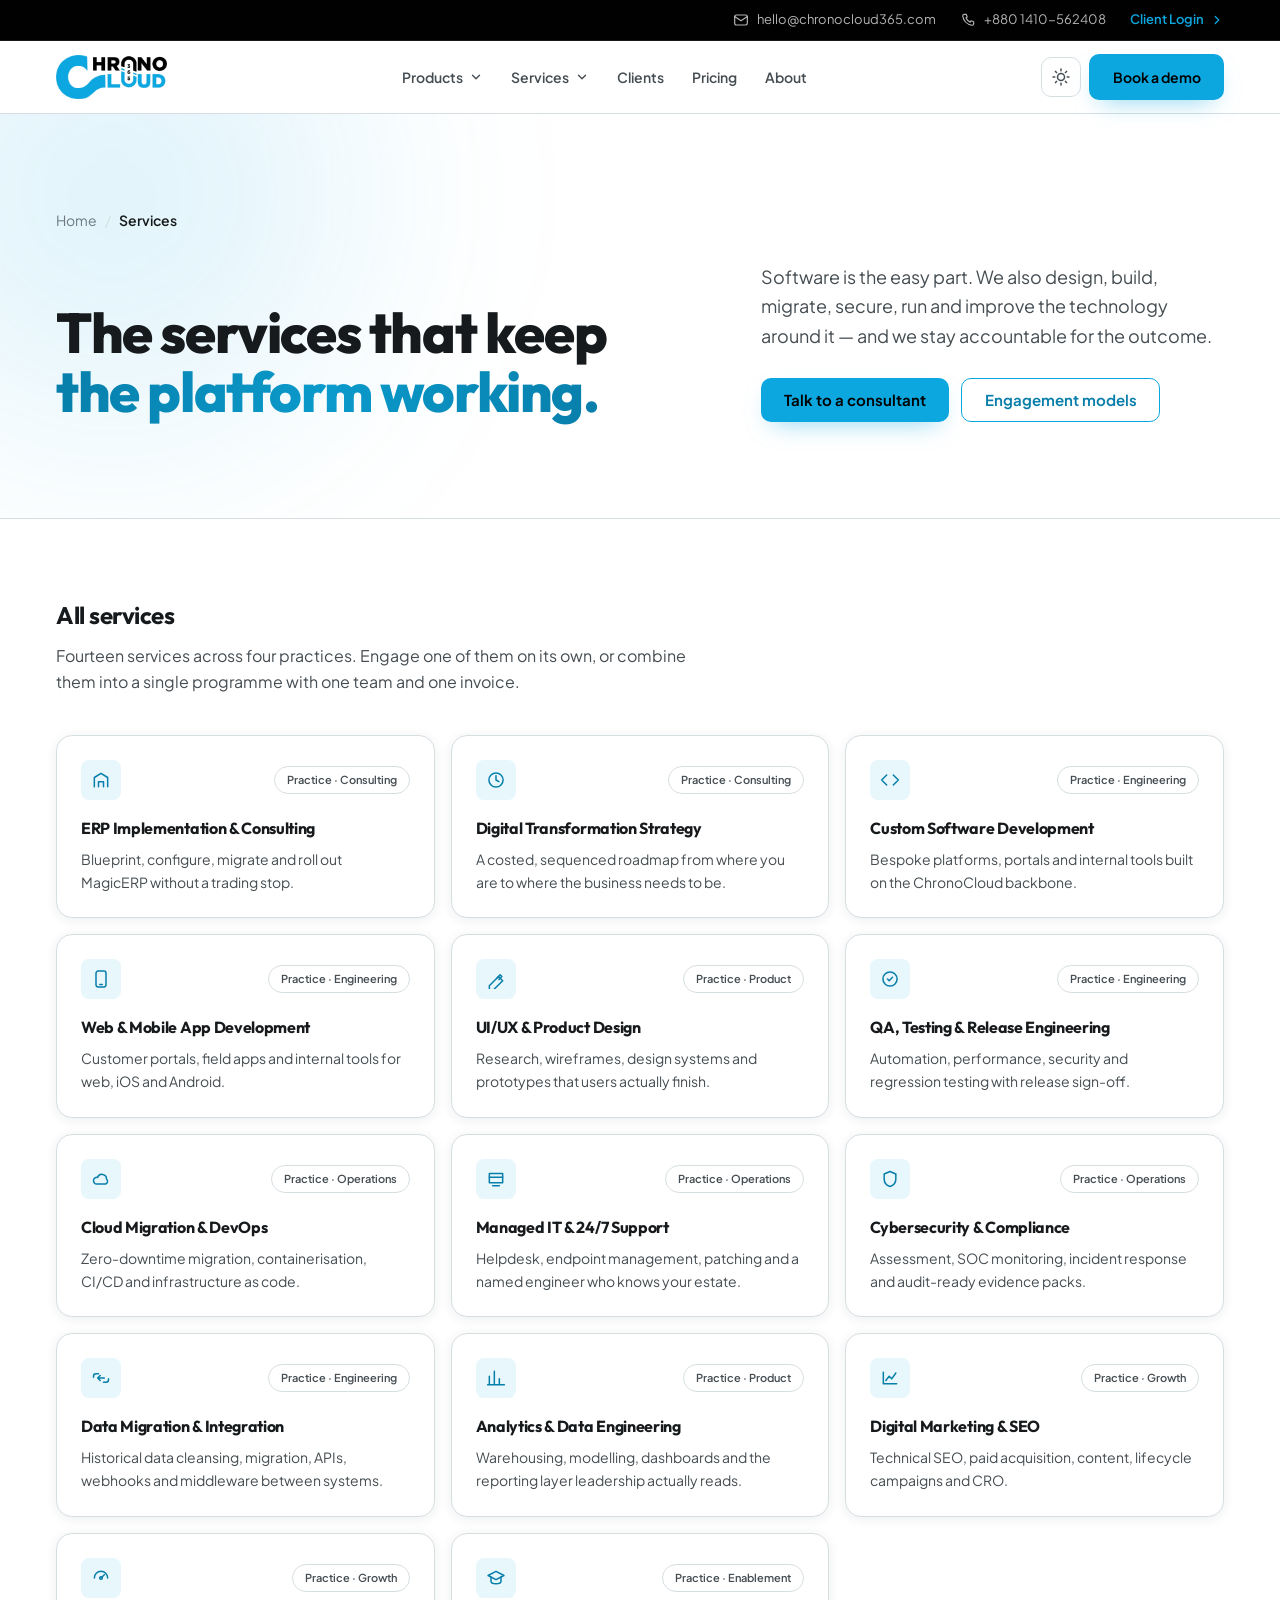
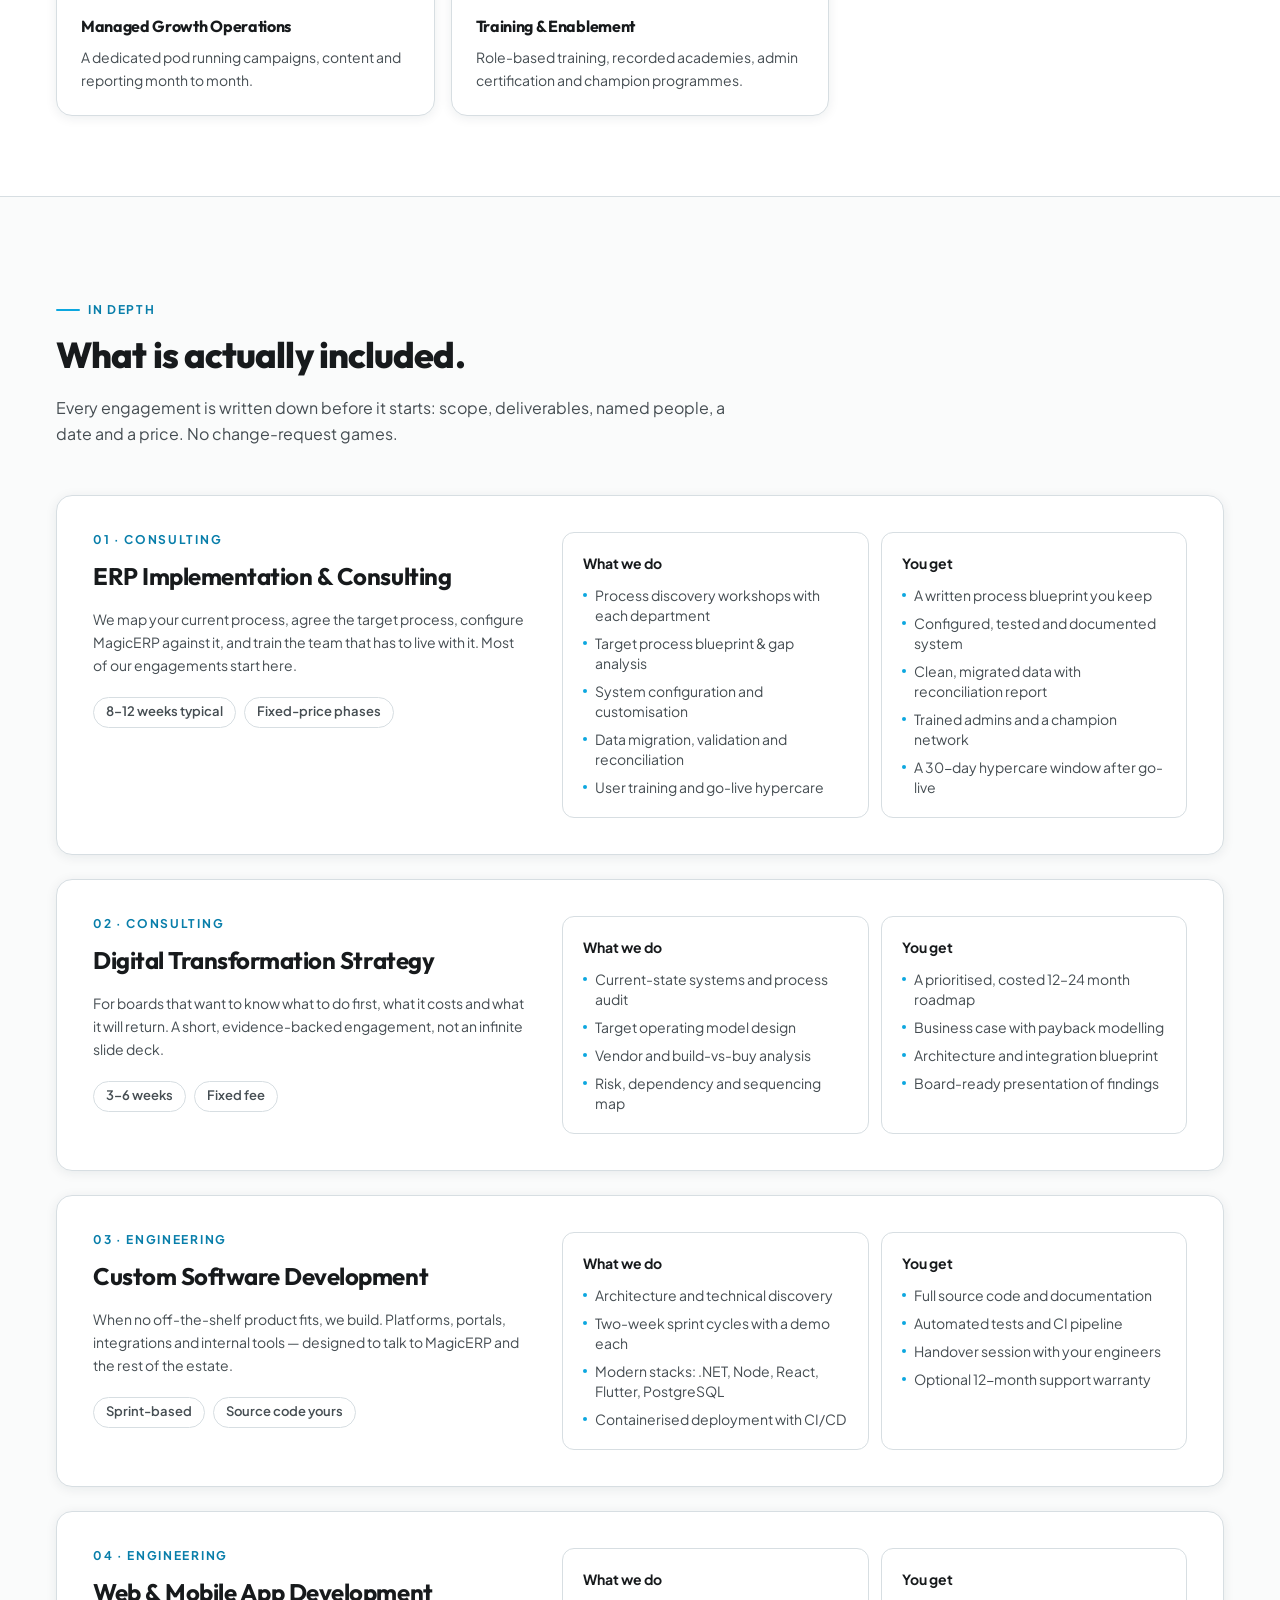
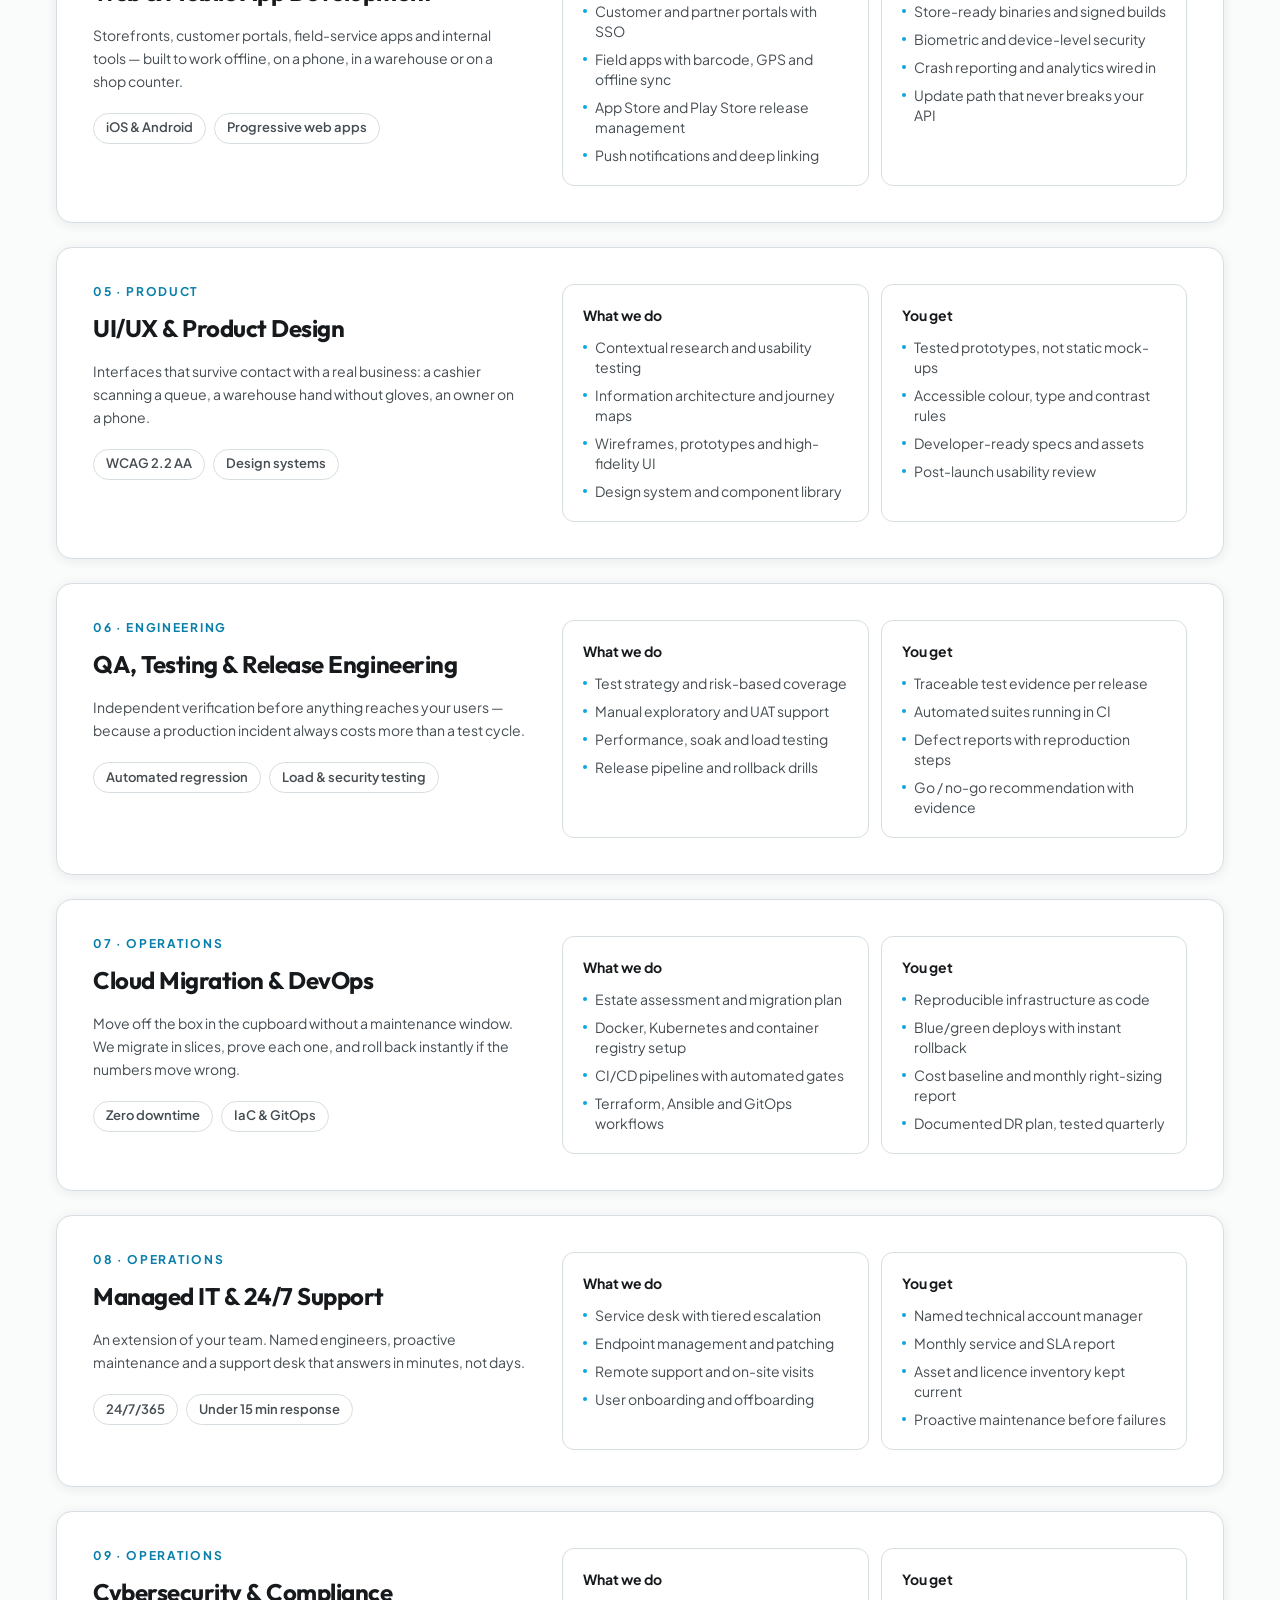
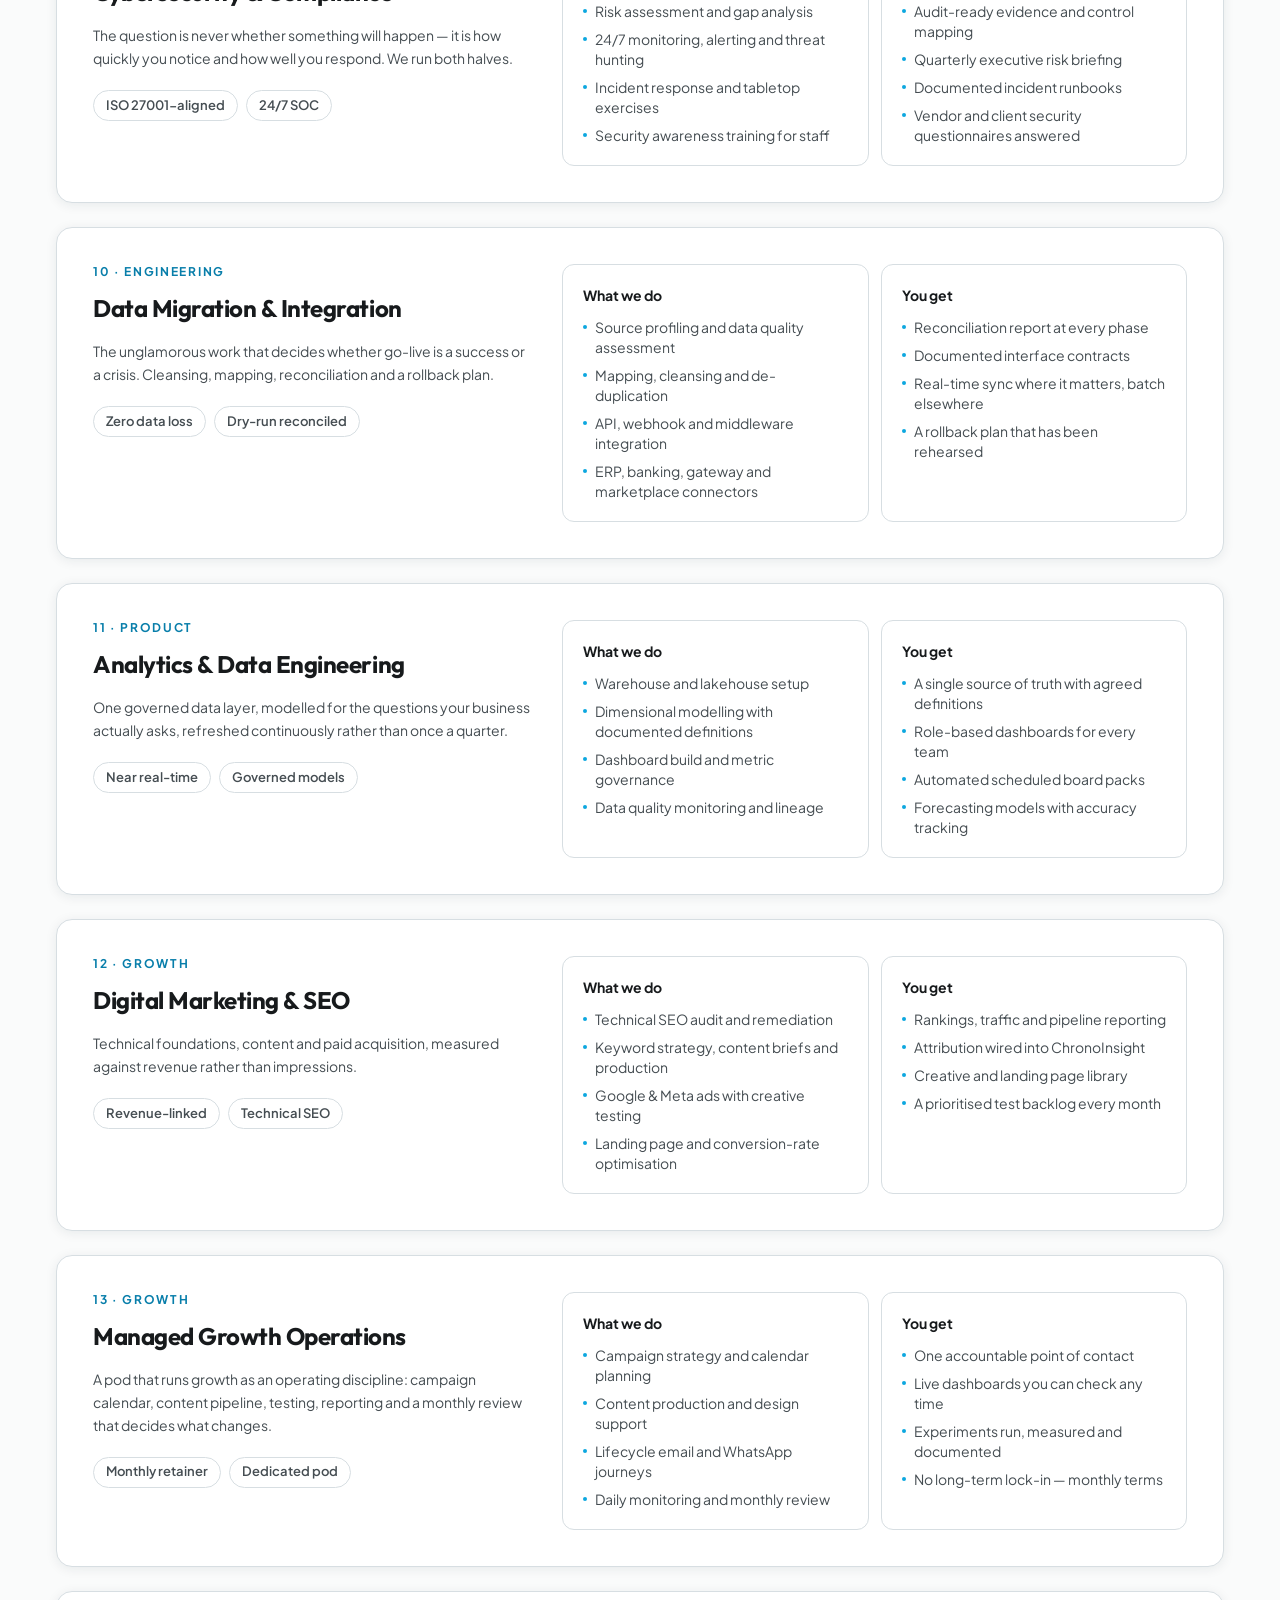
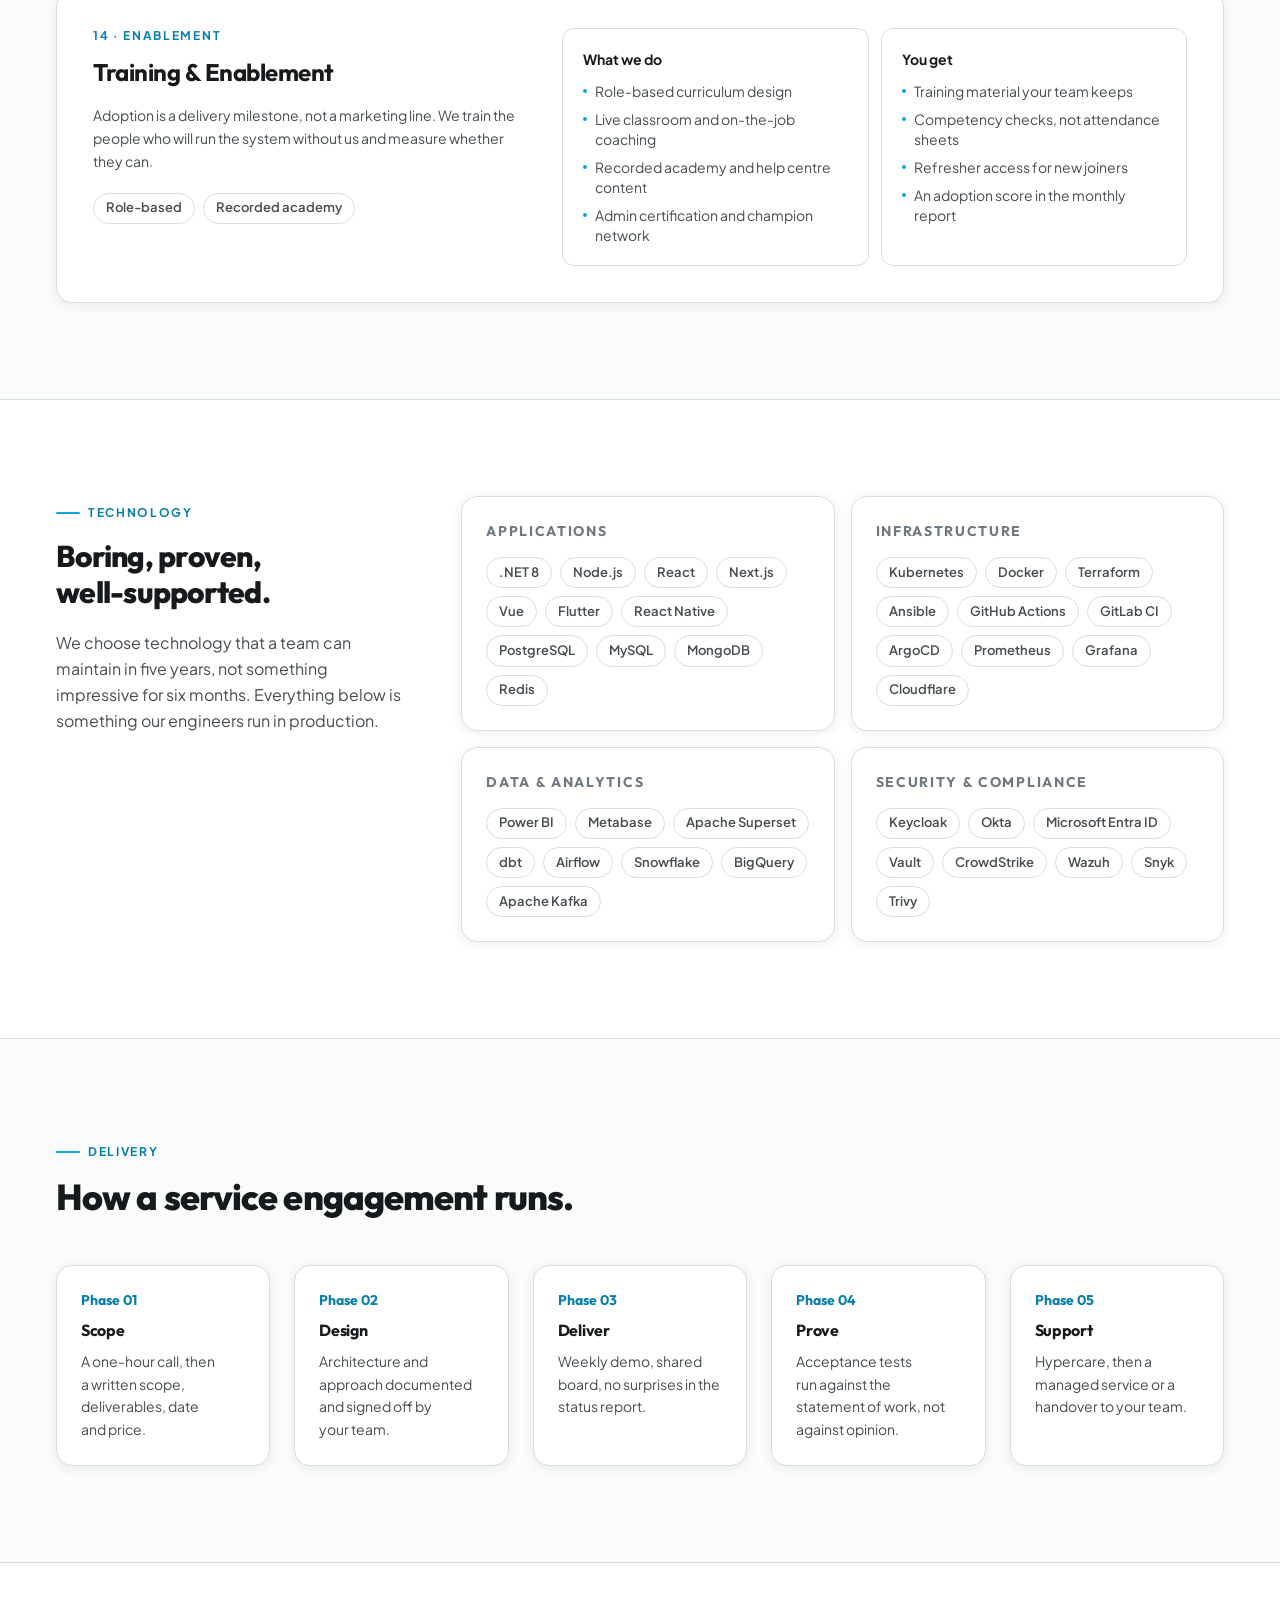
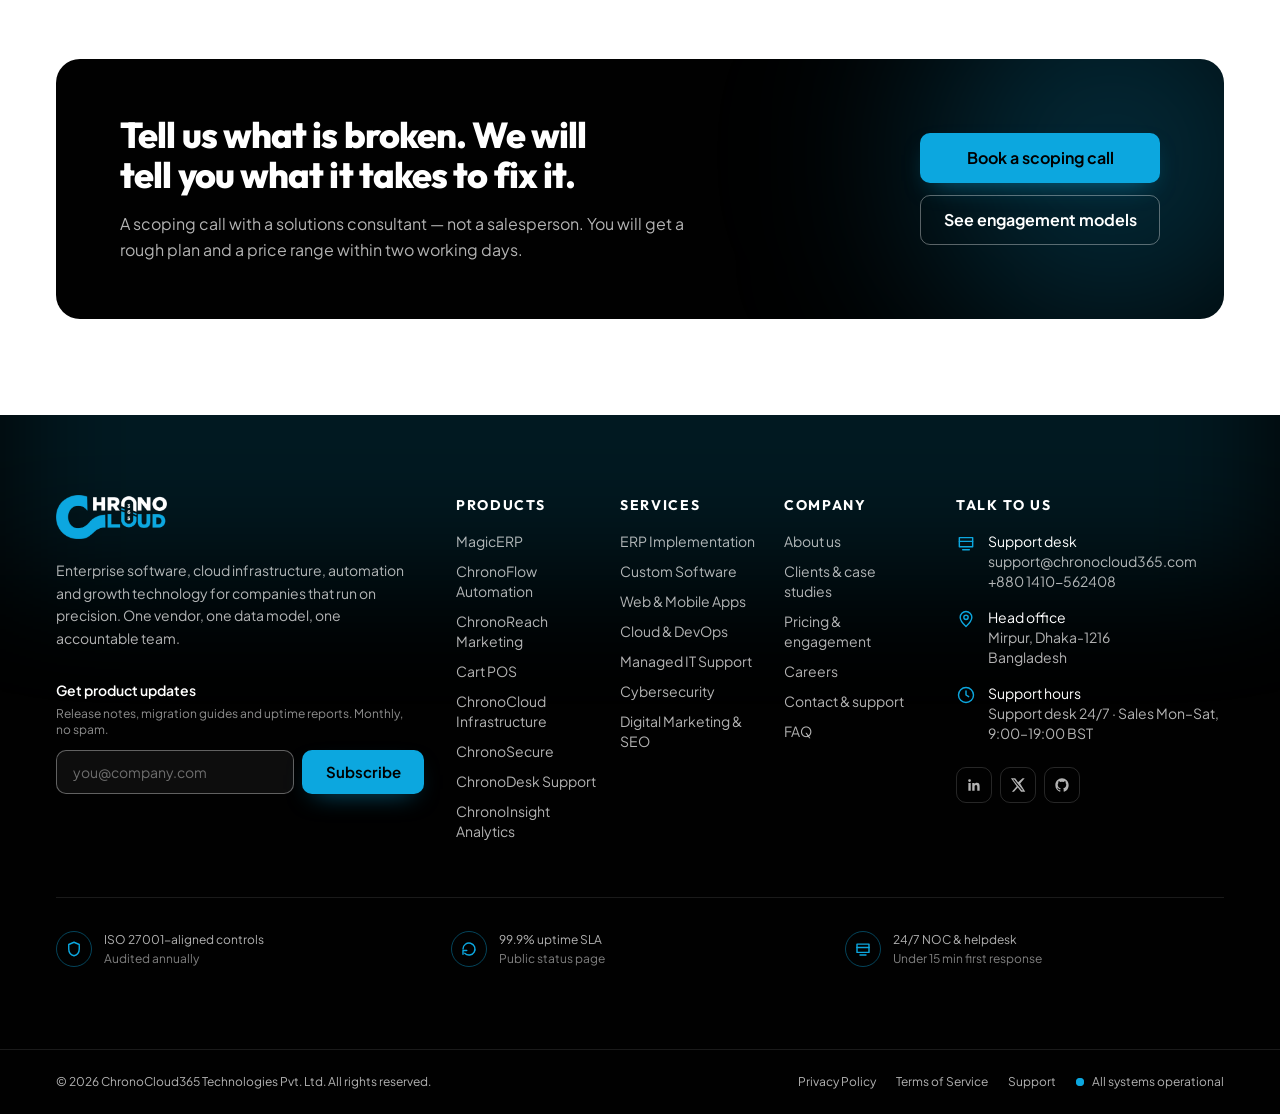
<file: services.html>
<!doctype html>
<html lang="en" class="scroll-pt-24">
<head>
<meta charset="utf-8" />
<meta name="viewport" content="width=device-width, initial-scale=1" />
<title>IT Services - ERP, Custom Software, Cloud, Security &amp; Managed Support | ChronoCloud365</title>
<meta name="description" content="Fourteen services from ChronoCloud365: ERP implementation, custom software, web and mobile apps, UI/UX, cloud and DevOps, managed IT, cybersecurity, integration, marketing and training." />
<meta name="theme-color" content="#FFFFFF" />
<meta name="author" content="ChronoCloud365 Technologies Pvt. Ltd." />
<link rel="canonical" href="https://www.chronocloud365.com/services" />

<meta property="og:type" content="website" />
<meta property="og:site_name" content="ChronoCloud365" />
<meta property="og:title" content="IT Services - ERP, Custom Software, Cloud, Security &amp; Managed Support | ChronoCloud365" />
<meta property="og:description" content="Fourteen services from ChronoCloud365: ERP implementation, custom software, web and mobile apps, UI/UX, cloud and DevOps, managed IT, cybersecurity, integration, marketing and training." />
<meta property="og:url" content="https://www.chronocloud365.com/services" />
<meta property="og:image" content="https://www.chronocloud365.com/assets/img/og-cover.png" />
<meta name="twitter:card" content="summary_large_image" />
<meta name="twitter:title" content="IT Services - ERP, Custom Software, Cloud, Security &amp; Managed Support | ChronoCloud365" />
<meta name="twitter:description" content="Fourteen services from ChronoCloud365: ERP implementation, custom software, web and mobile apps, UI/UX, cloud and DevOps, managed IT, cybersecurity, integration, marketing and training." />
<meta name="twitter:image" content="https://www.chronocloud365.com/assets/img/og-cover.png" />

<link rel="icon" href="assets/favicon.ico" sizes="any" />
<link rel="icon" type="image/png" href="assets/img/favicon.png" />
<link rel="apple-touch-icon" href="assets/img/favicon.png" />

<link rel="preconnect" href="https://fonts.googleapis.com" />
<link rel="preconnect" href="https://fonts.gstatic.com" crossorigin />
<link href="https://fonts.googleapis.com/css2?family=Outfit:wght@400;500;600;700;800&family=Plus+Jakarta+Sans:wght@400;500;600;700;800&display=swap" rel="stylesheet" />
<!-- Noto Sans Bengali, subset to the taka sign (U+09F3) only - 4 KB, and the
     only way the currency symbol renders on devices without a Bengali font. -->
<link href="https://fonts.googleapis.com/css2?family=Noto+Sans+Bengali:wght@400;500;600;700;800&text=%E0%A7%B3&display=swap" rel="stylesheet" />
<link rel="stylesheet" href="assets/css/styles.css" />

<!-- Apply the theme before first paint so theme-swapped assets (such as the
     wordmark) never flash the wrong variant. -->
<script>
(function () {
  try {
    var stored = localStorage.getItem("cc-theme");
    var forced = new URLSearchParams(window.location.search).get("theme");
    var theme =
      forced === "dark" || forced === "light"
        ? forced
        : stored || (window.matchMedia("(prefers-color-scheme: dark)").matches ? "dark" : "light");
    document.documentElement.setAttribute("data-theme", theme);
    var meta = document.querySelector('meta[name="theme-color"]');
    if (meta) meta.setAttribute("content", theme === "dark" ? "#101619" : "#FFFFFF");
  } catch (e) {}
})();
</script>

<script type="application/ld+json">
{
  "@context": "https://schema.org",
  "@type": "Organization",
  "name": "ChronoCloud365 Technologies Pvt. Ltd.",
  "alternateName": "ChronoCloud365",
  "url": "https://www.chronocloud365.com/",
  "logo": "https://www.chronocloud365.com/assets/img/logo.png",
  "image": "https://www.chronocloud365.com/assets/img/og-cover.png",
  "description": "Enterprise software, workflow automation, marketing technology and managed cloud infrastructure for mid-market and enterprise teams.",
  "email": "hello@chronocloud365.com",
  "telephone": "+880-1410-562408",
  "foundingDate": "2014",
  "address": {
    "@type": "PostalAddress",
    "streetAddress": "Mirpur",
    "addressLocality": "Dhaka",
    "addressRegion": "Dhaka",
    "postalCode": "1216",
    "addressCountry": "BD"
  },
  "areaServed": ["BD", "IN", "AE", "GB", "US"],
  "knowsAbout": ["ERP", "Workflow Automation", "Marketing Technology", "Cloud Infrastructure", "Cybersecurity", "ITSM"],
  "contactPoint": [
    { "@type": "ContactPoint", "contactType": "sales", "email": "sales@chronocloud365.com", "telephone": "+880-1410-562408", "availableLanguage": ["English", "Bengali"] },
    { "@type": "ContactPoint", "contactType": "technical support", "email": "support@chronocloud365.com", "telephone": "+880-1410-562408", "availableLanguage": ["English", "Bengali"], "hoursAvailable": [{ "@type": "OpeningHoursSpecification", "dayOfWeek": ["Monday","Tuesday","Wednesday","Thursday","Friday","Saturday","Sunday"], "opens": "00:00", "closes": "23:59" }] }
  ]
}
</script>

</head>
<body class="bg-bg antialiased">
<a href="#main" class="sr-only focus:not-sr-only focus:absolute focus:left-4 focus:top-4 focus:z-[100] focus:rounded-brand focus:bg-brand focus:px-4 focus:py-2 focus:text-sm focus:font-semibold focus:text-black">Skip to main content</a>

<header id="site-header" class="sticky top-0 z-50">
  <!-- Utility strip -->
  <div class="hidden border-b border-white/10 bg-[#010101] text-white lg:block">
    <div class="container-page flex h-10 items-center justify-end gap-6 text-[13px]">
      <a href="mailto:hello@chronocloud365.com" class="flex items-center gap-2 text-white/70 transition-colors duration-200 hover:text-brand">
        <svg class="h-4 w-4" viewBox="0 0 24 24" fill="none" stroke="currentColor" stroke-width="1.8" aria-hidden="true">
          <rect x="2.5" y="4.5" width="19" height="15" rx="2.5" stroke-linecap="round" stroke-linejoin="round" />
          <path d="m3 7 9 6 9-6" stroke-linecap="round" stroke-linejoin="round" />
        </svg>
        hello@chronocloud365.com
      </a>
      <a href="tel:+8801410562408" class="flex items-center gap-2 text-white/70 transition-colors duration-200 hover:text-brand">
        <svg class="h-4 w-4" viewBox="0 0 24 24" fill="none" stroke="currentColor" stroke-width="1.8" aria-hidden="true">
          <path d="M6.6 3.5h2.7l1.5 3.9-2 1.4a12.5 12.5 0 0 0 6.4 6.4l1.4-2 3.9 1.5v2.7a2.5 2.5 0 0 1-2.7 2.5A16.5 16.5 0 0 1 4.1 6.2 2.5 2.5 0 0 1 6.6 3.5Z" stroke-linecap="round" stroke-linejoin="round" />
        </svg>
        +880 1410-562408
      </a>
      <a href="contact.html" class="flex items-center gap-1.5 font-semibold text-brand transition-colors duration-200 hover:text-white">
        Client Login
        <svg class="h-3.5 w-3.5" viewBox="0 0 24 24" fill="none" stroke="currentColor" stroke-width="2.2" aria-hidden="true">
          <path d="m9 6 6 6-6 6" stroke-linecap="round" stroke-linejoin="round" />
        </svg>
      </a>
    </div>
  </div>

  <!-- Main bar -->
  <div class="border-b border-line bg-bg/90 backdrop-blur-md transition-shadow duration-300" data-nav-bar>
    <div class="container-page flex h-16 items-center justify-between gap-4 lg:h-[4.5rem]">
      <a href="index.html" class="flex shrink-0 items-center gap-2.5" aria-label="ChronoCloud365 home">
        <!-- The wordmark swaps with the theme: black-on-transparent in light mode,
             white-on-transparent in dark mode. -->
        <picture class="block dark:hidden">
          <source srcset="assets/img/logo.webp" type="image/webp" />
          <img src="assets/img/logo.png" alt="ChronoCloud365" width="112" height="44" class="h-10 w-auto lg:h-11" />
        </picture>
        <picture class="hidden dark:block">
          <source srcset="assets/img/logo-on-dark.webp" type="image/webp" />
          <img src="assets/img/logo-on-dark.png" alt="ChronoCloud365" width="112" height="44" class="h-10 w-auto lg:h-11" />
        </picture>
      </a>

      <!-- Desktop navigation -->
      <nav class="hidden items-center gap-1 lg:flex" aria-label="Primary">
        <div class="relative" data-dropdown>
          <button type="button" class="flex items-center gap-1.5 rounded-brand px-3 py-2 text-sm font-semibold transition-colors duration-200 hover:bg-surface-muted hover:text-heading" data-dropdown-trigger aria-expanded="false">
            Products
            <svg class="h-3.5 w-3.5 transition-transform duration-200" data-chevron viewBox="0 0 24 24" fill="none" stroke="currentColor" stroke-width="2.4" aria-hidden="true">
              <path d="m6 9 6 6 6-6" stroke-linecap="round" stroke-linejoin="round" />
            </svg>
          </button>
          <div class="invisible absolute left-1/2 top-full z-50 w-[46rem] -translate-x-1/2 translate-y-1 pt-3 opacity-0 transition-all duration-200" data-dropdown-panel>
            <div class="grid grid-cols-3 gap-1 rounded-2xl border border-line bg-surface p-2 shadow-[0_24px_60px_-24px_rgb(16_35_45/35%)]">
              <div class="rounded-xl p-3">
                <p class="px-2 pb-2 text-[11px] font-bold uppercase tracking-[0.14em] text-muted">Business software</p>
                <a href="products.html#magic-erp" class="group flex gap-3 rounded-lg p-2 transition-colors duration-200 hover:bg-surface-muted">
                  <span class="mt-0.5 flex h-8 w-8 shrink-0 items-center justify-center rounded-lg bg-brand-soft text-brand-deep">
                    <svg class="h-4.5 w-4.5" viewBox="0 0 24 24" fill="none" stroke="currentColor" stroke-width="1.8" aria-hidden="true">
                      <rect x="3" y="3" width="7" height="7" rx="1.5" /><rect x="14" y="3" width="7" height="7" rx="1.5" /><rect x="3" y="14" width="7" height="7" rx="1.5" /><rect x="14" y="14" width="7" height="7" rx="1.5" />
                    </svg>
                  </span>
                  <span>
                    <span class="block text-sm font-semibold text-heading">MagicERP</span>
                    <span class="block text-xs leading-snug text-muted">Operations suite for sales, stock, finance and people</span>
                  </span>
                </a>
                <a href="products.html#chronoflow" class="group flex gap-3 rounded-lg p-2 transition-colors duration-200 hover:bg-surface-muted">
                  <span class="mt-0.5 flex h-8 w-8 shrink-0 items-center justify-center rounded-lg bg-brand-soft text-brand-deep">
                    <svg class="h-4.5 w-4.5" viewBox="0 0 24 24" fill="none" stroke="currentColor" stroke-width="1.8" aria-hidden="true">
                      <path d="M13 2 4.5 13.5H11L10 22l9.5-11.5H13L13 2Z" stroke-linecap="round" stroke-linejoin="round" />
                    </svg>
                  </span>
                  <span>
                    <span class="block text-sm font-semibold text-heading">ChronoFlow</span>
                    <span class="block text-xs leading-snug text-muted">No-code workflow and RPA automation</span>
                  </span>
                </a>
                <a href="products.html#chronoreach" class="group flex gap-3 rounded-lg p-2 transition-colors duration-200 hover:bg-surface-muted">
                  <span class="mt-0.5 flex h-8 w-8 shrink-0 items-center justify-center rounded-lg bg-brand-soft text-brand-deep">
                    <svg class="h-4.5 w-4.5" viewBox="0 0 24 24" fill="none" stroke="currentColor" stroke-width="1.8" aria-hidden="true">
                      <path d="M3 11v3a1 1 0 0 0 1 1h3l5 4V6L7 10H4a1 1 0 0 0-1 1Z" stroke-linecap="round" stroke-linejoin="round" />
                      <path d="M17 8.5a5 5 0 0 1 0 7" stroke-linecap="round" />
                    </svg>
                  </span>
                  <span>
                    <span class="block text-sm font-semibold text-heading">ChronoReach</span>
                    <span class="block text-xs leading-snug text-muted">Marketing, campaigns, SEO and lead capture</span>
                  </span>
                </a>
                <a href="products.html#cart-pos" class="group flex gap-3 rounded-lg p-2 transition-colors duration-200 hover:bg-surface-muted">
                  <span class="mt-0.5 flex h-8 w-8 shrink-0 items-center justify-center rounded-lg bg-brand-soft text-brand-deep">
                    <svg class="h-4.5 w-4.5" viewBox="0 0 24 24" fill="none" stroke="currentColor" stroke-width="1.8" aria-hidden="true">
                      <path d="M2.5 3.5h2.2l2.2 10.4a1.5 1.5 0 0 0 1.5 1.2h8.4a1.5 1.5 0 0 0 1.5-1.2l1.4-6.3H5.8" stroke-linecap="round" stroke-linejoin="round" />
                      <circle cx="9.5" cy="19" r="1.3" /><circle cx="17" cy="19" r="1.3" />
                    </svg>
                  </span>
                  <span>
                    <span class="block text-sm font-semibold text-heading">Cart POS</span>
                    <span class="block text-xs leading-snug text-muted">Unified cart and point of sale for retail</span>
                  </span>
                </a>
              </div>

              <div class="rounded-xl p-3">
                <p class="px-2 pb-2 text-[11px] font-bold uppercase tracking-[0.14em] text-muted">Managed services</p>
                <a href="products.html#chronocloud" class="group flex gap-3 rounded-lg p-2 transition-colors duration-200 hover:bg-surface-muted">
                  <span class="mt-0.5 flex h-8 w-8 shrink-0 items-center justify-center rounded-lg bg-surface-muted text-heading">
                    <svg class="h-4.5 w-4.5" viewBox="0 0 24 24" fill="none" stroke="currentColor" stroke-width="1.8" aria-hidden="true">
                      <path d="M7 18a4 4 0 1 1 .9-7.9A5.5 5.5 0 0 1 18.6 12 3.5 3.5 0 0 1 17.5 18H7Z" stroke-linecap="round" stroke-linejoin="round" />
                    </svg>
                  </span>
                  <span>
                    <span class="block text-sm font-semibold text-heading">ChronoCloud</span>
                    <span class="block text-xs leading-snug text-muted">Managed cloud, DevOps and infrastructure</span>
                  </span>
                </a>
                <a href="products.html#chronosecure" class="group flex gap-3 rounded-lg p-2 transition-colors duration-200 hover:bg-surface-muted">
                  <span class="mt-0.5 flex h-8 w-8 shrink-0 items-center justify-center rounded-lg bg-surface-muted text-heading">
                    <svg class="h-4.5 w-4.5" viewBox="0 0 24 24" fill="none" stroke="currentColor" stroke-width="1.8" aria-hidden="true">
                      <path d="M12 3 5 6v6c0 4.2 2.9 7.9 7 9 4.1-1.1 7-4.8 7-9V6l-7-3Z" stroke-linecap="round" stroke-linejoin="round" />
                      <path d="M9.5 12.5 11.5 14.5 15 11" stroke-linecap="round" stroke-linejoin="round" />
                    </svg>
                  </span>
                  <span>
                    <span class="block text-sm font-semibold text-heading">ChronoSecure</span>
                    <span class="block text-xs leading-snug text-muted">Managed security and compliance</span>
                  </span>
                </a>
                <a href="products.html#chronodesk" class="group flex gap-3 rounded-lg p-2 transition-colors duration-200 hover:bg-surface-muted">
                  <span class="mt-0.5 flex h-8 w-8 shrink-0 items-center justify-center rounded-lg bg-surface-muted text-heading">
                    <svg class="h-4.5 w-4.5" viewBox="0 0 24 24" fill="none" stroke="currentColor" stroke-width="1.8" aria-hidden="true">
                      <path d="M4 5.5h16v11H4z" stroke-linecap="round" stroke-linejoin="round" />
                      <path d="M4 10h16M8 20h8" stroke-linecap="round" stroke-linejoin="round" />
                    </svg>
                  </span>
                  <span>
                    <span class="block text-sm font-semibold text-heading">ChronoDesk</span>
                    <span class="block text-xs leading-snug text-muted">Helpdesk, ITSM and remote support</span>
                  </span>
                </a>
                <a href="products.html#chronoinsight" class="group flex gap-3 rounded-lg p-2 transition-colors duration-200 hover:bg-surface-muted">
                  <span class="mt-0.5 flex h-8 w-8 shrink-0 items-center justify-center rounded-lg bg-surface-muted text-heading">
                    <svg class="h-4.5 w-4.5" viewBox="0 0 24 24" fill="none" stroke="currentColor" stroke-width="1.8" aria-hidden="true">
                      <path d="M4 20V10M10 20V4M16 20v-7M22 20H2" stroke-linecap="round" stroke-linejoin="round" />
                    </svg>
                  </span>
                  <span>
                    <span class="block text-sm font-semibold text-heading">ChronoInsight</span>
                    <span class="block text-xs leading-snug text-muted">Dashboards, forecasting and analytics</span>
                  </span>
                </a>
              </div>

              <div class="flex flex-col rounded-xl bg-surface-tint p-3">
                <p class="px-2 pb-2 text-[11px] font-bold uppercase tracking-[0.14em] text-brand-deep">One platform</p>
                <p class="px-2 text-sm font-semibold text-heading">Every product shares one data model, one login and one audit trail.</p>
                <ul class="mt-3 grid gap-2 px-2 text-[13px] text-body">
                  <li class="flex items-start gap-2"><svg class="mt-0.5 h-4 w-4 shrink-0 text-brand" viewBox="0 0 24 24" fill="none" stroke="currentColor" stroke-width="2.4" aria-hidden="true"><path d="m5 12 4 4L19 6" stroke-linecap="round" stroke-linejoin="round" /></svg>Single sign-on across all modules</li>
                  <li class="flex items-start gap-2"><svg class="mt-0.5 h-4 w-4 shrink-0 text-brand" viewBox="0 0 24 24" fill="none" stroke="currentColor" stroke-width="2.4" aria-hidden="true"><path d="m5 12 4 4L19 6" stroke-linecap="round" stroke-linejoin="round" /></svg>Open REST &amp; webhook APIs</li>
                  <li class="flex items-start gap-2"><svg class="mt-0.5 h-4 w-4 shrink-0 text-brand" viewBox="0 0 24 24" fill="none" stroke="currentColor" stroke-width="2.4" aria-hidden="true"><path d="m5 12 4 4L19 6" stroke-linecap="round" stroke-linejoin="round" /></svg>Deploy cloud, on-premise or hybrid</li>
                </ul>
                <a href="contact.html?demo=1" class="btn btn-primary mt-4 w-full text-sm">Book a live demo</a>
              </div>
            </div>
          </div>
        </div>

        <div class="relative" data-dropdown>
          <button type="button" class="flex items-center gap-1.5 rounded-brand px-3 py-2 text-sm font-semibold transition-colors duration-200 hover:bg-surface-muted hover:text-heading" data-dropdown-trigger aria-expanded="false">
            Services
            <svg class="h-3.5 w-3.5 transition-transform duration-200" data-chevron viewBox="0 0 24 24" fill="none" stroke="currentColor" stroke-width="2.4" aria-hidden="true">
              <path d="m6 9 6 6 6-6" stroke-linecap="round" stroke-linejoin="round" />
            </svg>
          </button>
          <div class="invisible absolute left-1/2 top-full z-50 w-[38rem] -translate-x-1/2 translate-y-1 pt-3 opacity-0 transition-all duration-200" data-dropdown-panel>
            <div class="grid grid-cols-2 gap-1 rounded-2xl border border-line bg-surface p-2 shadow-[0_24px_60px_-24px_rgb(16_35_45/35%)]">
              <div class="rounded-xl p-3">
                <p class="px-2 pb-2 text-[11px] font-bold uppercase tracking-[0.14em] text-muted">Consulting &amp; delivery</p>
                <a href="services.html#implementation" class="block rounded-lg px-2 py-1.5 text-sm font-medium text-heading transition-colors duration-200 hover:bg-surface-muted hover:text-brand-deep">ERP Implementation &amp; Consulting</a>
                <a href="services.html#custom-software" class="block rounded-lg px-2 py-1.5 text-sm font-medium text-heading transition-colors duration-200 hover:bg-surface-muted hover:text-brand-deep">Custom Software Development</a>
                <a href="services.html#app-development" class="block rounded-lg px-2 py-1.5 text-sm font-medium text-heading transition-colors duration-200 hover:bg-surface-muted hover:text-brand-deep">Web &amp; Mobile App Development</a>
                <a href="services.html#design" class="block rounded-lg px-2 py-1.5 text-sm font-medium text-heading transition-colors duration-200 hover:bg-surface-muted hover:text-brand-deep">UI/UX &amp; Product Design</a>
                <a href="services.html#qa" class="block rounded-lg px-2 py-1.5 text-sm font-medium text-heading transition-colors duration-200 hover:bg-surface-muted hover:text-brand-deep">QA, Testing &amp; Release Engineering</a>
                <a href="services.html#consulting" class="block rounded-lg px-2 py-1.5 text-sm font-medium text-heading transition-colors duration-200 hover:bg-surface-muted hover:text-brand-deep">Digital Transformation Strategy</a>
              </div>
              <div class="rounded-xl p-3">
                <p class="px-2 pb-2 text-[11px] font-bold uppercase tracking-[0.14em] text-muted">Operations &amp; growth</p>
                <a href="services.html#cloud" class="block rounded-lg px-2 py-1.5 text-sm font-medium text-heading transition-colors duration-200 hover:bg-surface-muted hover:text-brand-deep">Cloud Migration &amp; DevOps</a>
                <a href="services.html#managed-it" class="block rounded-lg px-2 py-1.5 text-sm font-medium text-heading transition-colors duration-200 hover:bg-surface-muted hover:text-brand-deep">Managed IT &amp; 24/7 Support</a>
                <a href="services.html#security" class="block rounded-lg px-2 py-1.5 text-sm font-medium text-heading transition-colors duration-200 hover:bg-surface-muted hover:text-brand-deep">Cybersecurity &amp; Compliance</a>
                <a href="services.html#integration" class="block rounded-lg px-2 py-1.5 text-sm font-medium text-heading transition-colors duration-200 hover:bg-surface-muted hover:text-brand-deep">Data Migration &amp; Integration</a>
                <a href="services.html#marketing" class="block rounded-lg px-2 py-1.5 text-sm font-medium text-heading transition-colors duration-200 hover:bg-surface-muted hover:text-brand-deep">Digital Marketing &amp; SEO</a>
                <a href="services.html#training" class="block rounded-lg px-2 py-1.5 text-sm font-medium text-heading transition-colors duration-200 hover:bg-surface-muted hover:text-brand-deep">Training &amp; Enablement</a>
              </div>
            </div>
          </div>
        </div>

        <a href="clients.html" class="rounded-brand px-3 py-2 text-sm font-semibold text-body transition-colors duration-200 hover:bg-surface-muted hover:text-heading">Clients</a>
        <a href="pricing.html" class="rounded-brand px-3 py-2 text-sm font-semibold text-body transition-colors duration-200 hover:bg-surface-muted hover:text-heading">Pricing</a>
        <a href="about.html" class="rounded-brand px-3 py-2 text-sm font-semibold text-body transition-colors duration-200 hover:bg-surface-muted hover:text-heading">About</a>
      </nav>

      <div class="flex items-center gap-2">
        <button type="button" class="flex h-10 w-10 cursor-pointer items-center justify-center rounded-brand border border-line text-body transition-colors duration-200 hover:bg-surface-muted hover:text-heading" data-theme-toggle aria-label="Toggle dark mode">
          <svg class="h-5 w-5 dark:hidden" viewBox="0 0 24 24" fill="none" stroke="currentColor" stroke-width="1.8" aria-hidden="true">
            <circle cx="12" cy="12" r="4.2" />
            <path d="M12 2.5v2M12 19.5v2M2.5 12h2M19.5 12h2M5.3 5.3l1.4 1.4M17.3 17.3l1.4 1.4M18.7 5.3l-1.4 1.4M6.7 17.3l-1.4 1.4" stroke-linecap="round" />
          </svg>
          <svg class="hidden h-5 w-5 dark:block" viewBox="0 0 24 24" fill="none" stroke="currentColor" stroke-width="1.8" aria-hidden="true">
            <path d="M20 14.5A8.5 8.5 0 0 1 9.5 4a8.5 8.5 0 1 0 10.5 10.5Z" stroke-linecap="round" stroke-linejoin="round" />
          </svg>
        </button>

        <a href="contact.html?demo=1" class="btn btn-primary hidden text-sm sm:inline-flex">Book a demo</a>

        <button type="button" class="flex h-10 w-10 cursor-pointer items-center justify-center rounded-brand border border-line text-heading transition-colors duration-200 hover:bg-surface-muted lg:hidden" data-mobile-toggle aria-expanded="false" aria-controls="mobile-nav" aria-label="Open menu">
          <svg class="h-5 w-5" data-menu-open viewBox="0 0 24 24" fill="none" stroke="currentColor" stroke-width="2" aria-hidden="true">
            <path d="M4 7h16M4 12h16M4 17h16" stroke-linecap="round" />
          </svg>
          <svg class="hidden h-5 w-5" data-menu-close viewBox="0 0 24 24" fill="none" stroke="currentColor" stroke-width="2" aria-hidden="true">
            <path d="m6 6 12 12M18 6 6 18" stroke-linecap="round" />
          </svg>
        </button>
      </div>
    </div>
  </div>

  <!-- Mobile navigation -->
  <div id="mobile-nav" class="hidden max-h-[calc(100vh-4rem)] overflow-y-auto border-b border-line bg-bg lg:hidden">
    <nav class="container-page space-y-1 py-4" aria-label="Mobile">
      <a href="products.html" class="flex items-center justify-between rounded-brand px-3 py-2.5 text-[15px] font-semibold text-heading transition-colors duration-200 hover:bg-surface-muted">Products</a>
      <a href="services.html" class="flex items-center justify-between rounded-brand px-3 py-2.5 text-[15px] font-semibold text-heading transition-colors duration-200 hover:bg-surface-muted">Services</a>
      <a href="clients.html" class="flex items-center justify-between rounded-brand px-3 py-2.5 text-[15px] font-semibold text-heading transition-colors duration-200 hover:bg-surface-muted">Clients</a>
      <a href="pricing.html" class="flex items-center justify-between rounded-brand px-3 py-2.5 text-[15px] font-semibold text-heading transition-colors duration-200 hover:bg-surface-muted">Pricing</a>
      <a href="about.html" class="flex items-center justify-between rounded-brand px-3 py-2.5 text-[15px] font-semibold text-heading transition-colors duration-200 hover:bg-surface-muted">About</a>
      <a href="careers.html" class="flex items-center justify-between rounded-brand px-3 py-2.5 text-[15px] font-semibold text-heading transition-colors duration-200 hover:bg-surface-muted">Careers</a>
      <a href="contact.html" class="flex items-center justify-between rounded-brand px-3 py-2.5 text-[15px] font-semibold text-heading transition-colors duration-200 hover:bg-surface-muted">Contact</a>
      <div class="grid gap-2 pt-3">
        <a href="contact.html?demo=1" class="btn btn-primary w-full">Book a demo</a>
        <a href="contact.html" class="btn btn-secondary w-full">Talk to sales</a>
      </div>
      <div class="mt-4 space-y-1 border-t border-line pt-4 text-sm">
        <a href="mailto:hello@chronocloud365.com" class="flex items-center gap-2 rounded-brand px-3 py-2 text-body transition-colors duration-200 hover:bg-surface-muted">
          <svg class="h-4 w-4 text-brand" viewBox="0 0 24 24" fill="none" stroke="currentColor" stroke-width="1.8" aria-hidden="true"><rect x="2.5" y="4.5" width="19" height="15" rx="2.5" stroke-linecap="round" stroke-linejoin="round" /><path d="m3 7 9 6 9-6" stroke-linecap="round" stroke-linejoin="round" /></svg>
          hello@chronocloud365.com
        </a>
        <a href="tel:+8801410562408" class="flex items-center gap-2 rounded-brand px-3 py-2 text-body transition-colors duration-200 hover:bg-surface-muted">
          <svg class="h-4 w-4 text-brand" viewBox="0 0 24 24" fill="none" stroke="currentColor" stroke-width="1.8" aria-hidden="true"><path d="M6.6 3.5h2.7l1.5 3.9-2 1.4a12.5 12.5 0 0 0 6.4 6.4l1.4-2 3.9 1.5v2.7a2.5 2.5 0 0 1-2.7 2.5A16.5 16.5 0 0 1 4.1 6.2 2.5 2.5 0 0 1 6.6 3.5Z" stroke-linecap="round" stroke-linejoin="round" /></svg>
          +880 1410-562408
        </a>
      </div>
    </nav>
  </div>
</header>

<main id="main">

  <!-- ============================================================== HERO -->
  <section class="relative overflow-hidden border-b border-line bg-surface-mist">
    <div class="pointer-events-none absolute inset-0 grid-dots mask-fade-b opacity-70"></div>
    <div class="pointer-events-none absolute -left-32 -top-40 h-[30rem] w-[30rem] rounded-full bg-brand/12 blur-[110px]"></div>
    <div class="container-page relative py-16 lg:py-24">
      <nav aria-label="Breadcrumb" class="text-sm text-muted">
        <ol class="flex flex-wrap items-center gap-2">
          <li><a href="index.html" class="transition-colors duration-200 hover:text-brand-deep">Home</a></li>
          <li aria-hidden="true" class="text-line">/</li>
          <li><span class="font-semibold text-heading">Services</span></li>
        </ol>
      </nav>

      <div class="mt-8 grid gap-10 lg:grid-cols-12 lg:items-end">
        <div class="lg:col-span-7">
          <h1 class="text-4xl font-extrabold tracking-tight sm:text-5xl lg:text-[3.5rem] lg:leading-[1.05]">
            The services that keep<br /><span class="text-gradient-brand">the platform working.</span>
          </h1>
        </div>
        <div class="lg:col-span-5">
          <p class="text-lg leading-relaxed text-body">
            Software is the easy part. We also design, build, migrate, secure, run and improve
            the technology around it &mdash; and we stay accountable for the outcome.
          </p>
          <div class="mt-7 flex flex-col gap-3 sm:flex-row">
            <a href="contact.html" class="btn btn-primary">Talk to a consultant</a>
            <a href="pricing.html" class="btn btn-secondary">Engagement models</a>
          </div>
        </div>
      </div>
    </div>
  </section>

  <!-- ============================================================= GRID -->
  <section class="py-16 lg:py-20">
    <div class="container-page">
      <h2 class="font-display text-2xl font-bold">All services</h2>
      <p class="mt-3 max-w-2xl text-base leading-relaxed text-body">
        Fourteen services across four practices. Engage one of them on its own, or combine
        them into a single programme with one team and one invoice.
      </p>

      <div class="mt-10 grid gap-4 sm:grid-cols-2 lg:grid-cols-3">
        <a href="#implementation" class="card card-hover group p-6">
          <div class="flex items-center justify-between">
            <span class="flex h-10 w-10 items-center justify-center rounded-lg bg-brand-soft text-brand-deep">
              <svg class="h-5 w-5" viewBox="0 0 24 24" fill="none" stroke="currentColor" stroke-width="1.8" aria-hidden="true"><path d="M4 20V9l8-5 8 5v11" stroke-linecap="round" stroke-linejoin="round" /><path d="M9 20v-6h6v6" stroke-linecap="round" stroke-linejoin="round" /></svg>
            </span>
            <span class="chip !text-[11px]">Practice &middot; Consulting</span>
          </div>
          <h3 class="mt-4 text-base font-bold">ERP Implementation &amp; Consulting</h3>
          <p class="mt-2 text-sm leading-relaxed text-body">Blueprint, configure, migrate and roll out MagicERP without a trading stop.</p>
        </a>
        <a href="#consulting" class="card card-hover group p-6">
          <div class="flex items-center justify-between">
            <span class="flex h-10 w-10 items-center justify-center rounded-lg bg-brand-soft text-brand-deep">
              <svg class="h-5 w-5" viewBox="0 0 24 24" fill="none" stroke="currentColor" stroke-width="1.8" aria-hidden="true"><circle cx="12" cy="12" r="8.5" /><path d="M12 7v5l3.5 2" stroke-linecap="round" stroke-linejoin="round" /></svg>
            </span>
            <span class="chip !text-[11px]">Practice &middot; Consulting</span>
          </div>
          <h3 class="mt-4 text-base font-bold">Digital Transformation Strategy</h3>
          <p class="mt-2 text-sm leading-relaxed text-body">A costed, sequenced roadmap from where you are to where the business needs to be.</p>
        </a>
        <a href="#custom-software" class="card card-hover group p-6">
          <div class="flex items-center justify-between">
            <span class="flex h-10 w-10 items-center justify-center rounded-lg bg-brand-soft text-brand-deep">
              <svg class="h-5 w-5" viewBox="0 0 24 24" fill="none" stroke="currentColor" stroke-width="1.8" aria-hidden="true"><path d="m8 6-6 6 6 6M16 6l6 6-6 6" stroke-linecap="round" stroke-linejoin="round" /></svg>
            </span>
            <span class="chip !text-[11px]">Practice &middot; Engineering</span>
          </div>
          <h3 class="mt-4 text-base font-bold">Custom Software Development</h3>
          <p class="mt-2 text-sm leading-relaxed text-body">Bespoke platforms, portals and internal tools built on the ChronoCloud backbone.</p>
        </a>
        <a href="#app-development" class="card card-hover group p-6">
          <div class="flex items-center justify-between">
            <span class="flex h-10 w-10 items-center justify-center rounded-lg bg-brand-soft text-brand-deep">
              <svg class="h-5 w-5" viewBox="0 0 24 24" fill="none" stroke="currentColor" stroke-width="1.8" aria-hidden="true"><rect x="6" y="2.5" width="12" height="19" rx="2.5" stroke-linecap="round" stroke-linejoin="round" /><path d="M10.5 18.5h3" stroke-linecap="round" /></svg>
            </span>
            <span class="chip !text-[11px]">Practice &middot; Engineering</span>
          </div>
          <h3 class="mt-4 text-base font-bold">Web &amp; Mobile App Development</h3>
          <p class="mt-2 text-sm leading-relaxed text-body">Customer portals, field apps and internal tools for web, iOS and Android.</p>
        </a>
        <a href="#design" class="card card-hover group p-6">
          <div class="flex items-center justify-between">
            <span class="flex h-10 w-10 items-center justify-center rounded-lg bg-brand-soft text-brand-deep">
              <svg class="h-5 w-5" viewBox="0 0 24 24" fill="none" stroke="currentColor" stroke-width="1.8" aria-hidden="true"><path d="M4 20 15 9l5 5-11 11H4v-5Z" stroke-linecap="round" stroke-linejoin="round" /><path d="M13.5 10.5 17 7l2 2-3.5 3.5" stroke-linecap="round" stroke-linejoin="round" /></svg>
            </span>
            <span class="chip !text-[11px]">Practice &middot; Product</span>
          </div>
          <h3 class="mt-4 text-base font-bold">UI/UX &amp; Product Design</h3>
          <p class="mt-2 text-sm leading-relaxed text-body">Research, wireframes, design systems and prototypes that users actually finish.</p>
        </a>
        <a href="#qa" class="card card-hover group p-6">
          <div class="flex items-center justify-between">
            <span class="flex h-10 w-10 items-center justify-center rounded-lg bg-brand-soft text-brand-deep">
              <svg class="h-5 w-5" viewBox="0 0 24 24" fill="none" stroke="currentColor" stroke-width="1.8" aria-hidden="true"><path d="m9 12 2 2 4-4" stroke-linecap="round" stroke-linejoin="round" /><circle cx="12" cy="12" r="8.5" /></svg>
            </span>
            <span class="chip !text-[11px]">Practice &middot; Engineering</span>
          </div>
          <h3 class="mt-4 text-base font-bold">QA, Testing &amp; Release Engineering</h3>
          <p class="mt-2 text-sm leading-relaxed text-body">Automation, performance, security and regression testing with release sign-off.</p>
        </a>
        <a href="#cloud" class="card card-hover group p-6">
          <div class="flex items-center justify-between">
            <span class="flex h-10 w-10 items-center justify-center rounded-lg bg-brand-soft text-brand-deep">
              <svg class="h-5 w-5" viewBox="0 0 24 24" fill="none" stroke="currentColor" stroke-width="1.8" aria-hidden="true"><path d="M7 18a4 4 0 1 1 .9-7.9A5.5 5.5 0 0 1 18.6 12 3.5 3.5 0 0 1 17.5 18H7Z" stroke-linecap="round" stroke-linejoin="round" /></svg>
            </span>
            <span class="chip !text-[11px]">Practice &middot; Operations</span>
          </div>
          <h3 class="mt-4 text-base font-bold">Cloud Migration &amp; DevOps</h3>
          <p class="mt-2 text-sm leading-relaxed text-body">Zero-downtime migration, containerisation, CI/CD and infrastructure as code.</p>
        </a>
        <a href="#managed-it" class="card card-hover group p-6">
          <div class="flex items-center justify-between">
            <span class="flex h-10 w-10 items-center justify-center rounded-lg bg-brand-soft text-brand-deep">
              <svg class="h-5 w-5" viewBox="0 0 24 24" fill="none" stroke="currentColor" stroke-width="1.8" aria-hidden="true"><path d="M4 5.5h16v11H4z" stroke-linecap="round" stroke-linejoin="round" /><path d="M4 10h16M8 20h8" stroke-linecap="round" stroke-linejoin="round" /></svg>
            </span>
            <span class="chip !text-[11px]">Practice &middot; Operations</span>
          </div>
          <h3 class="mt-4 text-base font-bold">Managed IT &amp; 24/7 Support</h3>
          <p class="mt-2 text-sm leading-relaxed text-body">Helpdesk, endpoint management, patching and a named engineer who knows your estate.</p>
        </a>
        <a href="#security" class="card card-hover group p-6">
          <div class="flex items-center justify-between">
            <span class="flex h-10 w-10 items-center justify-center rounded-lg bg-brand-soft text-brand-deep">
              <svg class="h-5 w-5" viewBox="0 0 24 24" fill="none" stroke="currentColor" stroke-width="1.8" aria-hidden="true"><path d="M12 3 5 6v6c0 4.2 2.9 7.9 7 9 4.1-1.1 7-4.8 7-9V6l-7-3Z" stroke-linecap="round" stroke-linejoin="round" /></svg>
            </span>
            <span class="chip !text-[11px]">Practice &middot; Operations</span>
          </div>
          <h3 class="mt-4 text-base font-bold">Cybersecurity &amp; Compliance</h3>
          <p class="mt-2 text-sm leading-relaxed text-body">Assessment, SOC monitoring, incident response and audit-ready evidence packs.</p>
        </a>
        <a href="#integration" class="card card-hover group p-6">
          <div class="flex items-center justify-between">
            <span class="flex h-10 w-10 items-center justify-center rounded-lg bg-brand-soft text-brand-deep">
              <svg class="h-5 w-5" viewBox="0 0 24 24" fill="none" stroke="currentColor" stroke-width="1.8" aria-hidden="true"><path d="M9 7H6a3 3 0 0 0-3 3v1M15 17h3a3 3 0 0 0 3-3v-1" stroke-linecap="round" stroke-linejoin="round" /><path d="M8 12h8M8 12l3-3M8 12l3 3" stroke-linecap="round" stroke-linejoin="round" /></svg>
            </span>
            <span class="chip !text-[11px]">Practice &middot; Engineering</span>
          </div>
          <h3 class="mt-4 text-base font-bold">Data Migration &amp; Integration</h3>
          <p class="mt-2 text-sm leading-relaxed text-body">Historical data cleansing, migration, APIs, webhooks and middleware between systems.</p>
        </a>
        <a href="#analytics" class="card card-hover group p-6">
          <div class="flex items-center justify-between">
            <span class="flex h-10 w-10 items-center justify-center rounded-lg bg-brand-soft text-brand-deep">
              <svg class="h-5 w-5" viewBox="0 0 24 24" fill="none" stroke="currentColor" stroke-width="1.8" aria-hidden="true"><path d="M4 20V10M10 20V4M16 20v-7M22 20H2" stroke-linecap="round" stroke-linejoin="round" /></svg>
            </span>
            <span class="chip !text-[11px]">Practice &middot; Product</span>
          </div>
          <h3 class="mt-4 text-base font-bold">Analytics &amp; Data Engineering</h3>
          <p class="mt-2 text-sm leading-relaxed text-body">Warehousing, modelling, dashboards and the reporting layer leadership actually reads.</p>
        </a>
        <a href="#marketing" class="card card-hover group p-6">
          <div class="flex items-center justify-between">
            <span class="flex h-10 w-10 items-center justify-center rounded-lg bg-brand-soft text-brand-deep">
              <svg class="h-5 w-5" viewBox="0 0 24 24" fill="none" stroke="currentColor" stroke-width="1.8" aria-hidden="true"><path d="M4 19V5M4 19h16" stroke-linecap="round" stroke-linejoin="round" /><path d="m7 15 4-5 3 3 5-7" stroke-linecap="round" stroke-linejoin="round" /></svg>
            </span>
            <span class="chip !text-[11px]">Practice &middot; Growth</span>
          </div>
          <h3 class="mt-4 text-base font-bold">Digital Marketing &amp; SEO</h3>
          <p class="mt-2 text-sm leading-relaxed text-body">Technical SEO, paid acquisition, content, lifecycle campaigns and CRO.</p>
        </a>
        <a href="#growth-ops" class="card card-hover group p-6">
          <div class="flex items-center justify-between">
            <span class="flex h-10 w-10 items-center justify-center rounded-lg bg-brand-soft text-brand-deep">
              <svg class="h-5 w-5" viewBox="0 0 24 24" fill="none" stroke="currentColor" stroke-width="1.8" aria-hidden="true"><path d="M4 12a8 8 0 0 1 16 0" stroke-linecap="round" stroke-linejoin="round" /><path d="M12 12 16 8" stroke-linecap="round" stroke-linejoin="round" /><circle cx="12" cy="12" r="1.6" /></svg>
            </span>
            <span class="chip !text-[11px]">Practice &middot; Growth</span>
          </div>
          <h3 class="mt-4 text-base font-bold">Managed Growth Operations</h3>
          <p class="mt-2 text-sm leading-relaxed text-body">A dedicated pod running campaigns, content and reporting month to month.</p>
        </a>
        <a href="#training" class="card card-hover group p-6">
          <div class="flex items-center justify-between">
            <span class="flex h-10 w-10 items-center justify-center rounded-lg bg-brand-soft text-brand-deep">
              <svg class="h-5 w-5" viewBox="0 0 24 24" fill="none" stroke="currentColor" stroke-width="1.8" aria-hidden="true"><path d="M12 4 2.5 9 12 14l9.5-5L12 4Z" stroke-linecap="round" stroke-linejoin="round" /><path d="M6 11v5c0 1.7 2.7 3 6 3s6-1.3 6-3v-5" stroke-linecap="round" stroke-linejoin="round" /></svg>
            </span>
            <span class="chip !text-[11px]">Practice &middot; Enablement</span>
          </div>
          <h3 class="mt-4 text-base font-bold">Training &amp; Enablement</h3>
          <p class="mt-2 text-sm leading-relaxed text-body">Role-based training, recorded academies, admin certification and champion programmes.</p>
        </a>
      </div>
    </div>
  </section>

  <!-- ===================================================== SERVICE DETAILS -->
  <section class="border-y border-line bg-surface-muted/40 py-20 lg:py-24">
    <div class="container-page">
      <div class="max-w-2xl">
        <p class="eyebrow">In depth</p>
        <h2 class="mt-4 text-3xl font-extrabold tracking-tight sm:text-4xl">What is actually included.</h2>
        <p class="mt-5 text-base leading-relaxed text-body">
          Every engagement is written down before it starts: scope, deliverables, named people,
          a date and a price. No change-request games.
        </p>
      </div>

      <div class="mt-12 space-y-6">

        <!-- Implementation -->
        <article id="implementation" class="card scroll-mt-28 p-7 lg:p-9">
          <div class="grid gap-8 lg:grid-cols-12">
            <div class="lg:col-span-5">
              <p class="text-xs font-bold uppercase tracking-[0.14em] text-brand-deep">01 &middot; Consulting</p>
              <h3 class="mt-3 font-display text-2xl font-bold">ERP Implementation &amp; Consulting</h3>
              <p class="mt-4 text-sm leading-relaxed text-body">
                We map your current process, agree the target process, configure MagicERP against
                it, and train the team that has to live with it. Most of our engagements start here.
              </p>
              <div class="mt-5 flex flex-wrap gap-2">
                <span class="chip">8&ndash;12 weeks typical</span>
                <span class="chip">Fixed-price phases</span>
              </div>
            </div>
            <div class="lg:col-span-7">
              <div class="grid gap-3 sm:grid-cols-2">
                <div class="rounded-xl border border-line bg-surface p-5">
                  <p class="text-sm font-bold text-heading">What we do</p>
                  <ul class="mt-3 space-y-2 text-sm text-body">
                    <li class="flex gap-2"><span class="mt-2 h-1 w-1 shrink-0 rounded-full bg-brand"></span>Process discovery workshops with each department</li>
                    <li class="flex gap-2"><span class="mt-2 h-1 w-1 shrink-0 rounded-full bg-brand"></span>Target process blueprint &amp; gap analysis</li>
                    <li class="flex gap-2"><span class="mt-2 h-1 w-1 shrink-0 rounded-full bg-brand"></span>System configuration and customisation</li>
                    <li class="flex gap-2"><span class="mt-2 h-1 w-1 shrink-0 rounded-full bg-brand"></span>Data migration, validation and reconciliation</li>
                    <li class="flex gap-2"><span class="mt-2 h-1 w-1 shrink-0 rounded-full bg-brand"></span>User training and go-live hypercare</li>
                  </ul>
                </div>
                <div class="rounded-xl border border-line bg-surface p-5">
                  <p class="text-sm font-bold text-heading">You get</p>
                  <ul class="mt-3 space-y-2 text-sm text-body">
                    <li class="flex gap-2"><span class="mt-2 h-1 w-1 shrink-0 rounded-full bg-brand"></span>A written process blueprint you keep</li>
                    <li class="flex gap-2"><span class="mt-2 h-1 w-1 shrink-0 rounded-full bg-brand"></span>Configured, tested and documented system</li>
                    <li class="flex gap-2"><span class="mt-2 h-1 w-1 shrink-0 rounded-full bg-brand"></span>Clean, migrated data with reconciliation report</li>
                    <li class="flex gap-2"><span class="mt-2 h-1 w-1 shrink-0 rounded-full bg-brand"></span>Trained admins and a champion network</li>
                    <li class="flex gap-2"><span class="mt-2 h-1 w-1 shrink-0 rounded-full bg-brand"></span>A 30-day hypercare window after go-live</li>
                  </ul>
                </div>
              </div>
            </div>
          </div>
        </article>

        <!-- Strategy -->
        <article id="consulting" class="card scroll-mt-28 p-7 lg:p-9">
          <div class="grid gap-8 lg:grid-cols-12">
            <div class="lg:col-span-5">
              <p class="text-xs font-bold uppercase tracking-[0.14em] text-brand-deep">02 &middot; Consulting</p>
              <h3 class="mt-3 font-display text-2xl font-bold">Digital Transformation Strategy</h3>
              <p class="mt-4 text-sm leading-relaxed text-body">
                For boards that want to know what to do first, what it costs and what it will
                return. A short, evidence-backed engagement, not an infinite slide deck.
              </p>
              <div class="mt-5 flex flex-wrap gap-2">
                <span class="chip">3&ndash;6 weeks</span>
                <span class="chip">Fixed fee</span>
              </div>
            </div>
            <div class="lg:col-span-7">
              <div class="grid gap-3 sm:grid-cols-2">
                <div class="rounded-xl border border-line bg-surface p-5">
                  <p class="text-sm font-bold text-heading">What we do</p>
                  <ul class="mt-3 space-y-2 text-sm text-body">
                    <li class="flex gap-2"><span class="mt-2 h-1 w-1 shrink-0 rounded-full bg-brand"></span>Current-state systems and process audit</li>
                    <li class="flex gap-2"><span class="mt-2 h-1 w-1 shrink-0 rounded-full bg-brand"></span>Target operating model design</li>
                    <li class="flex gap-2"><span class="mt-2 h-1 w-1 shrink-0 rounded-full bg-brand"></span>Vendor and build-vs-buy analysis</li>
                    <li class="flex gap-2"><span class="mt-2 h-1 w-1 shrink-0 rounded-full bg-brand"></span>Risk, dependency and sequencing map</li>
                  </ul>
                </div>
                <div class="rounded-xl border border-line bg-surface p-5">
                  <p class="text-sm font-bold text-heading">You get</p>
                  <ul class="mt-3 space-y-2 text-sm text-body">
                    <li class="flex gap-2"><span class="mt-2 h-1 w-1 shrink-0 rounded-full bg-brand"></span>A prioritised, costed 12&ndash;24 month roadmap</li>
                    <li class="flex gap-2"><span class="mt-2 h-1 w-1 shrink-0 rounded-full bg-brand"></span>Business case with payback modelling</li>
                    <li class="flex gap-2"><span class="mt-2 h-1 w-1 shrink-0 rounded-full bg-brand"></span>Architecture and integration blueprint</li>
                    <li class="flex gap-2"><span class="mt-2 h-1 w-1 shrink-0 rounded-full bg-brand"></span>Board-ready presentation of findings</li>
                  </ul>
                </div>
              </div>
            </div>
          </div>
        </article>

        <!-- Custom software -->
        <article id="custom-software" class="card scroll-mt-28 p-7 lg:p-9">
          <div class="grid gap-8 lg:grid-cols-12">
            <div class="lg:col-span-5">
              <p class="text-xs font-bold uppercase tracking-[0.14em] text-brand-deep">03 &middot; Engineering</p>
              <h3 class="mt-3 font-display text-2xl font-bold">Custom Software Development</h3>
              <p class="mt-4 text-sm leading-relaxed text-body">
                When no off-the-shelf product fits, we build. Platforms, portals, integrations
                and internal tools &mdash; designed to talk to MagicERP and the rest of the estate.
              </p>
              <div class="mt-5 flex flex-wrap gap-2">
                <span class="chip">Sprint-based</span>
                <span class="chip">Source code yours</span>
              </div>
            </div>
            <div class="lg:col-span-7">
              <div class="grid gap-3 sm:grid-cols-2">
                <div class="rounded-xl border border-line bg-surface p-5">
                  <p class="text-sm font-bold text-heading">What we do</p>
                  <ul class="mt-3 space-y-2 text-sm text-body">
                    <li class="flex gap-2"><span class="mt-2 h-1 w-1 shrink-0 rounded-full bg-brand"></span>Architecture and technical discovery</li>
                    <li class="flex gap-2"><span class="mt-2 h-1 w-1 shrink-0 rounded-full bg-brand"></span>Two-week sprint cycles with a demo each</li>
                    <li class="flex gap-2"><span class="mt-2 h-1 w-1 shrink-0 rounded-full bg-brand"></span>Modern stacks: .NET, Node, React, Flutter, PostgreSQL</li>
                    <li class="flex gap-2"><span class="mt-2 h-1 w-1 shrink-0 rounded-full bg-brand"></span>Containerised deployment with CI/CD</li>
                  </ul>
                </div>
                <div class="rounded-xl border border-line bg-surface p-5">
                  <p class="text-sm font-bold text-heading">You get</p>
                  <ul class="mt-3 space-y-2 text-sm text-body">
                    <li class="flex gap-2"><span class="mt-2 h-1 w-1 shrink-0 rounded-full bg-brand"></span>Full source code and documentation</li>
                    <li class="flex gap-2"><span class="mt-2 h-1 w-1 shrink-0 rounded-full bg-brand"></span>Automated tests and CI pipeline</li>
                    <li class="flex gap-2"><span class="mt-2 h-1 w-1 shrink-0 rounded-full bg-brand"></span>Handover session with your engineers</li>
                    <li class="flex gap-2"><span class="mt-2 h-1 w-1 shrink-0 rounded-full bg-brand"></span>Optional 12-month support warranty</li>
                  </ul>
                </div>
              </div>
            </div>
          </div>
        </article>

        <!-- App development -->
        <article id="app-development" class="card scroll-mt-28 p-7 lg:p-9">
          <div class="grid gap-8 lg:grid-cols-12">
            <div class="lg:col-span-5">
              <p class="text-xs font-bold uppercase tracking-[0.14em] text-brand-deep">04 &middot; Engineering</p>
              <h3 class="mt-3 font-display text-2xl font-bold">Web &amp; Mobile App Development</h3>
              <p class="mt-4 text-sm leading-relaxed text-body">
                Storefronts, customer portals, field-service apps and internal tools &mdash;
                built to work offline, on a phone, in a warehouse or on a shop counter.
              </p>
              <div class="mt-5 flex flex-wrap gap-2">
                <span class="chip">iOS &amp; Android</span>
                <span class="chip">Progressive web apps</span>
              </div>
            </div>
            <div class="lg:col-span-7">
              <div class="grid gap-3 sm:grid-cols-2">
                <div class="rounded-xl border border-line bg-surface p-5">
                  <p class="text-sm font-bold text-heading">What we do</p>
                  <ul class="mt-3 space-y-2 text-sm text-body">
                    <li class="flex gap-2"><span class="mt-2 h-1 w-1 shrink-0 rounded-full bg-brand"></span>Customer and partner portals with SSO</li>
                    <li class="flex gap-2"><span class="mt-2 h-1 w-1 shrink-0 rounded-full bg-brand"></span>Field apps with barcode, GPS and offline sync</li>
                    <li class="flex gap-2"><span class="mt-2 h-1 w-1 shrink-0 rounded-full bg-brand"></span>App Store and Play Store release management</li>
                    <li class="flex gap-2"><span class="mt-2 h-1 w-1 shrink-0 rounded-full bg-brand"></span>Push notifications and deep linking</li>
                  </ul>
                </div>
                <div class="rounded-xl border border-line bg-surface p-5">
                  <p class="text-sm font-bold text-heading">You get</p>
                  <ul class="mt-3 space-y-2 text-sm text-body">
                    <li class="flex gap-2"><span class="mt-2 h-1 w-1 shrink-0 rounded-full bg-brand"></span>Store-ready binaries and signed builds</li>
                    <li class="flex gap-2"><span class="mt-2 h-1 w-1 shrink-0 rounded-full bg-brand"></span>Biometric and device-level security</li>
                    <li class="flex gap-2"><span class="mt-2 h-1 w-1 shrink-0 rounded-full bg-brand"></span>Crash reporting and analytics wired in</li>
                    <li class="flex gap-2"><span class="mt-2 h-1 w-1 shrink-0 rounded-full bg-brand"></span>Update path that never breaks your API</li>
                  </ul>
                </div>
              </div>
            </div>
          </div>
        </article>

        <!-- Design -->
        <article id="design" class="card scroll-mt-28 p-7 lg:p-9">
          <div class="grid gap-8 lg:grid-cols-12">
            <div class="lg:col-span-5">
              <p class="text-xs font-bold uppercase tracking-[0.14em] text-brand-deep">05 &middot; Product</p>
              <h3 class="mt-3 font-display text-2xl font-bold">UI/UX &amp; Product Design</h3>
              <p class="mt-4 text-sm leading-relaxed text-body">
                Interfaces that survive contact with a real business: a cashier scanning a
                queue, a warehouse hand without gloves, an owner on a phone.
              </p>
              <div class="mt-5 flex flex-wrap gap-2">
                <span class="chip">WCAG 2.2 AA</span>
                <span class="chip">Design systems</span>
              </div>
            </div>
            <div class="lg:col-span-7">
              <div class="grid gap-3 sm:grid-cols-2">
                <div class="rounded-xl border border-line bg-surface p-5">
                  <p class="text-sm font-bold text-heading">What we do</p>
                  <ul class="mt-3 space-y-2 text-sm text-body">
                    <li class="flex gap-2"><span class="mt-2 h-1 w-1 shrink-0 rounded-full bg-brand"></span>Contextual research and usability testing</li>
                    <li class="flex gap-2"><span class="mt-2 h-1 w-1 shrink-0 rounded-full bg-brand"></span>Information architecture and journey maps</li>
                    <li class="flex gap-2"><span class="mt-2 h-1 w-1 shrink-0 rounded-full bg-brand"></span>Wireframes, prototypes and high-fidelity UI</li>
                    <li class="flex gap-2"><span class="mt-2 h-1 w-1 shrink-0 rounded-full bg-brand"></span>Design system and component library</li>
                  </ul>
                </div>
                <div class="rounded-xl border border-line bg-surface p-5">
                  <p class="text-sm font-bold text-heading">You get</p>
                  <ul class="mt-3 space-y-2 text-sm text-body">
                    <li class="flex gap-2"><span class="mt-2 h-1 w-1 shrink-0 rounded-full bg-brand"></span>Tested prototypes, not static mock-ups</li>
                    <li class="flex gap-2"><span class="mt-2 h-1 w-1 shrink-0 rounded-full bg-brand"></span>Accessible colour, type and contrast rules</li>
                    <li class="flex gap-2"><span class="mt-2 h-1 w-1 shrink-0 rounded-full bg-brand"></span>Developer-ready specs and assets</li>
                    <li class="flex gap-2"><span class="mt-2 h-1 w-1 shrink-0 rounded-full bg-brand"></span>Post-launch usability review</li>
                  </ul>
                </div>
              </div>
            </div>
          </div>
        </article>

        <!-- QA -->
        <article id="qa" class="card scroll-mt-28 p-7 lg:p-9">
          <div class="grid gap-8 lg:grid-cols-12">
            <div class="lg:col-span-5">
              <p class="text-xs font-bold uppercase tracking-[0.14em] text-brand-deep">06 &middot; Engineering</p>
              <h3 class="mt-3 font-display text-2xl font-bold">QA, Testing &amp; Release Engineering</h3>
              <p class="mt-4 text-sm leading-relaxed text-body">
                Independent verification before anything reaches your users &mdash; because a
                production incident always costs more than a test cycle.
              </p>
              <div class="mt-5 flex flex-wrap gap-2">
                <span class="chip">Automated regression</span>
                <span class="chip">Load &amp; security testing</span>
              </div>
            </div>
            <div class="lg:col-span-7">
              <div class="grid gap-3 sm:grid-cols-2">
                <div class="rounded-xl border border-line bg-surface p-5">
                  <p class="text-sm font-bold text-heading">What we do</p>
                  <ul class="mt-3 space-y-2 text-sm text-body">
                    <li class="flex gap-2"><span class="mt-2 h-1 w-1 shrink-0 rounded-full bg-brand"></span>Test strategy and risk-based coverage</li>
                    <li class="flex gap-2"><span class="mt-2 h-1 w-1 shrink-0 rounded-full bg-brand"></span>Manual exploratory and UAT support</li>
                    <li class="flex gap-2"><span class="mt-2 h-1 w-1 shrink-0 rounded-full bg-brand"></span>Performance, soak and load testing</li>
                    <li class="flex gap-2"><span class="mt-2 h-1 w-1 shrink-0 rounded-full bg-brand"></span>Release pipeline and rollback drills</li>
                  </ul>
                </div>
                <div class="rounded-xl border border-line bg-surface p-5">
                  <p class="text-sm font-bold text-heading">You get</p>
                  <ul class="mt-3 space-y-2 text-sm text-body">
                    <li class="flex gap-2"><span class="mt-2 h-1 w-1 shrink-0 rounded-full bg-brand"></span>Traceable test evidence per release</li>
                    <li class="flex gap-2"><span class="mt-2 h-1 w-1 shrink-0 rounded-full bg-brand"></span>Automated suites running in CI</li>
                    <li class="flex gap-2"><span class="mt-2 h-1 w-1 shrink-0 rounded-full bg-brand"></span>Defect reports with reproduction steps</li>
                    <li class="flex gap-2"><span class="mt-2 h-1 w-1 shrink-0 rounded-full bg-brand"></span>Go / no-go recommendation with evidence</li>
                  </ul>
                </div>
              </div>
            </div>
          </div>
        </article>

        <!-- Cloud -->
        <article id="cloud" class="card scroll-mt-28 p-7 lg:p-9">
          <div class="grid gap-8 lg:grid-cols-12">
            <div class="lg:col-span-5">
              <p class="text-xs font-bold uppercase tracking-[0.14em] text-brand-deep">07 &middot; Operations</p>
              <h3 class="mt-3 font-display text-2xl font-bold">Cloud Migration &amp; DevOps</h3>
              <p class="mt-4 text-sm leading-relaxed text-body">
                Move off the box in the cupboard without a maintenance window. We migrate in
                slices, prove each one, and roll back instantly if the numbers move wrong.
              </p>
              <div class="mt-5 flex flex-wrap gap-2">
                <span class="chip">Zero downtime</span>
                <span class="chip">IaC &amp; GitOps</span>
              </div>
            </div>
            <div class="lg:col-span-7">
              <div class="grid gap-3 sm:grid-cols-2">
                <div class="rounded-xl border border-line bg-surface p-5">
                  <p class="text-sm font-bold text-heading">What we do</p>
                  <ul class="mt-3 space-y-2 text-sm text-body">
                    <li class="flex gap-2"><span class="mt-2 h-1 w-1 shrink-0 rounded-full bg-brand"></span>Estate assessment and migration plan</li>
                    <li class="flex gap-2"><span class="mt-2 h-1 w-1 shrink-0 rounded-full bg-brand"></span>Docker, Kubernetes and container registry setup</li>
                    <li class="flex gap-2"><span class="mt-2 h-1 w-1 shrink-0 rounded-full bg-brand"></span>CI/CD pipelines with automated gates</li>
                    <li class="flex gap-2"><span class="mt-2 h-1 w-1 shrink-0 rounded-full bg-brand"></span>Terraform, Ansible and GitOps workflows</li>
                  </ul>
                </div>
                <div class="rounded-xl border border-line bg-surface p-5">
                  <p class="text-sm font-bold text-heading">You get</p>
                  <ul class="mt-3 space-y-2 text-sm text-body">
                    <li class="flex gap-2"><span class="mt-2 h-1 w-1 shrink-0 rounded-full bg-brand"></span>Reproducible infrastructure as code</li>
                    <li class="flex gap-2"><span class="mt-2 h-1 w-1 shrink-0 rounded-full bg-brand"></span>Blue/green deploys with instant rollback</li>
                    <li class="flex gap-2"><span class="mt-2 h-1 w-1 shrink-0 rounded-full bg-brand"></span>Cost baseline and monthly right-sizing report</li>
                    <li class="flex gap-2"><span class="mt-2 h-1 w-1 shrink-0 rounded-full bg-brand"></span>Documented DR plan, tested quarterly</li>
                  </ul>
                </div>
              </div>
            </div>
          </div>
        </article>

        <!-- Managed IT -->
        <article id="managed-it" class="card scroll-mt-28 p-7 lg:p-9">
          <div class="grid gap-8 lg:grid-cols-12">
            <div class="lg:col-span-5">
              <p class="text-xs font-bold uppercase tracking-[0.14em] text-brand-deep">08 &middot; Operations</p>
              <h3 class="mt-3 font-display text-2xl font-bold">Managed IT &amp; 24/7 Support</h3>
              <p class="mt-4 text-sm leading-relaxed text-body">
                An extension of your team. Named engineers, proactive maintenance and a support
                desk that answers in minutes, not days.
              </p>
              <div class="mt-5 flex flex-wrap gap-2">
                <span class="chip">24/7/365</span>
                <span class="chip">Under 15 min response</span>
              </div>
            </div>
            <div class="lg:col-span-7">
              <div class="grid gap-3 sm:grid-cols-2">
                <div class="rounded-xl border border-line bg-surface p-5">
                  <p class="text-sm font-bold text-heading">What we do</p>
                  <ul class="mt-3 space-y-2 text-sm text-body">
                    <li class="flex gap-2"><span class="mt-2 h-1 w-1 shrink-0 rounded-full bg-brand"></span>Service desk with tiered escalation</li>
                    <li class="flex gap-2"><span class="mt-2 h-1 w-1 shrink-0 rounded-full bg-brand"></span>Endpoint management and patching</li>
                    <li class="flex gap-2"><span class="mt-2 h-1 w-1 shrink-0 rounded-full bg-brand"></span>Remote support and on-site visits</li>
                    <li class="flex gap-2"><span class="mt-2 h-1 w-1 shrink-0 rounded-full bg-brand"></span>User onboarding and offboarding</li>
                  </ul>
                </div>
                <div class="rounded-xl border border-line bg-surface p-5">
                  <p class="text-sm font-bold text-heading">You get</p>
                  <ul class="mt-3 space-y-2 text-sm text-body">
                    <li class="flex gap-2"><span class="mt-2 h-1 w-1 shrink-0 rounded-full bg-brand"></span>Named technical account manager</li>
                    <li class="flex gap-2"><span class="mt-2 h-1 w-1 shrink-0 rounded-full bg-brand"></span>Monthly service and SLA report</li>
                    <li class="flex gap-2"><span class="mt-2 h-1 w-1 shrink-0 rounded-full bg-brand"></span>Asset and licence inventory kept current</li>
                    <li class="flex gap-2"><span class="mt-2 h-1 w-1 shrink-0 rounded-full bg-brand"></span>Proactive maintenance before failures</li>
                  </ul>
                </div>
              </div>
            </div>
          </div>
        </article>

        <!-- Security -->
        <article id="security" class="card scroll-mt-28 p-7 lg:p-9">
          <div class="grid gap-8 lg:grid-cols-12">
            <div class="lg:col-span-5">
              <p class="text-xs font-bold uppercase tracking-[0.14em] text-brand-deep">09 &middot; Operations</p>
              <h3 class="mt-3 font-display text-2xl font-bold">Cybersecurity &amp; Compliance</h3>
              <p class="mt-4 text-sm leading-relaxed text-body">
                The question is never whether something will happen &mdash; it is how quickly you
                notice and how well you respond. We run both halves.
              </p>
              <div class="mt-5 flex flex-wrap gap-2">
                <span class="chip">ISO 27001-aligned</span>
                <span class="chip">24/7 SOC</span>
              </div>
            </div>
            <div class="lg:col-span-7">
              <div class="grid gap-3 sm:grid-cols-2">
                <div class="rounded-xl border border-line bg-surface p-5">
                  <p class="text-sm font-bold text-heading">What we do</p>
                  <ul class="mt-3 space-y-2 text-sm text-body">
                    <li class="flex gap-2"><span class="mt-2 h-1 w-1 shrink-0 rounded-full bg-brand"></span>Risk assessment and gap analysis</li>
                    <li class="flex gap-2"><span class="mt-2 h-1 w-1 shrink-0 rounded-full bg-brand"></span>24/7 monitoring, alerting and threat hunting</li>
                    <li class="flex gap-2"><span class="mt-2 h-1 w-1 shrink-0 rounded-full bg-brand"></span>Incident response and tabletop exercises</li>
                    <li class="flex gap-2"><span class="mt-2 h-1 w-1 shrink-0 rounded-full bg-brand"></span>Security awareness training for staff</li>
                  </ul>
                </div>
                <div class="rounded-xl border border-line bg-surface p-5">
                  <p class="text-sm font-bold text-heading">You get</p>
                  <ul class="mt-3 space-y-2 text-sm text-body">
                    <li class="flex gap-2"><span class="mt-2 h-1 w-1 shrink-0 rounded-full bg-brand"></span>Audit-ready evidence and control mapping</li>
                    <li class="flex gap-2"><span class="mt-2 h-1 w-1 shrink-0 rounded-full bg-brand"></span>Quarterly executive risk briefing</li>
                    <li class="flex gap-2"><span class="mt-2 h-1 w-1 shrink-0 rounded-full bg-brand"></span>Documented incident runbooks</li>
                    <li class="flex gap-2"><span class="mt-2 h-1 w-1 shrink-0 rounded-full bg-brand"></span>Vendor and client security questionnaires answered</li>
                  </ul>
                </div>
              </div>
            </div>
          </div>
        </article>

        <!-- Integration -->
        <article id="integration" class="card scroll-mt-28 p-7 lg:p-9">
          <div class="grid gap-8 lg:grid-cols-12">
            <div class="lg:col-span-5">
              <p class="text-xs font-bold uppercase tracking-[0.14em] text-brand-deep">10 &middot; Engineering</p>
              <h3 class="mt-3 font-display text-2xl font-bold">Data Migration &amp; Integration</h3>
              <p class="mt-4 text-sm leading-relaxed text-body">
                The unglamorous work that decides whether go-live is a success or a crisis.
                Cleansing, mapping, reconciliation and a rollback plan.
              </p>
              <div class="mt-5 flex flex-wrap gap-2">
                <span class="chip">Zero data loss</span>
                <span class="chip">Dry-run reconciled</span>
              </div>
            </div>
            <div class="lg:col-span-7">
              <div class="grid gap-3 sm:grid-cols-2">
                <div class="rounded-xl border border-line bg-surface p-5">
                  <p class="text-sm font-bold text-heading">What we do</p>
                  <ul class="mt-3 space-y-2 text-sm text-body">
                    <li class="flex gap-2"><span class="mt-2 h-1 w-1 shrink-0 rounded-full bg-brand"></span>Source profiling and data quality assessment</li>
                    <li class="flex gap-2"><span class="mt-2 h-1 w-1 shrink-0 rounded-full bg-brand"></span>Mapping, cleansing and de-duplication</li>
                    <li class="flex gap-2"><span class="mt-2 h-1 w-1 shrink-0 rounded-full bg-brand"></span>API, webhook and middleware integration</li>
                    <li class="flex gap-2"><span class="mt-2 h-1 w-1 shrink-0 rounded-full bg-brand"></span>ERP, banking, gateway and marketplace connectors</li>
                  </ul>
                </div>
                <div class="rounded-xl border border-line bg-surface p-5">
                  <p class="text-sm font-bold text-heading">You get</p>
                  <ul class="mt-3 space-y-2 text-sm text-body">
                    <li class="flex gap-2"><span class="mt-2 h-1 w-1 shrink-0 rounded-full bg-brand"></span>Reconciliation report at every phase</li>
                    <li class="flex gap-2"><span class="mt-2 h-1 w-1 shrink-0 rounded-full bg-brand"></span>Documented interface contracts</li>
                    <li class="flex gap-2"><span class="mt-2 h-1 w-1 shrink-0 rounded-full bg-brand"></span>Real-time sync where it matters, batch elsewhere</li>
                    <li class="flex gap-2"><span class="mt-2 h-1 w-1 shrink-0 rounded-full bg-brand"></span>A rollback plan that has been rehearsed</li>
                  </ul>
                </div>
              </div>
            </div>
          </div>
        </article>

        <!-- Analytics -->
        <article id="analytics" class="card scroll-mt-28 p-7 lg:p-9">
          <div class="grid gap-8 lg:grid-cols-12">
            <div class="lg:col-span-5">
              <p class="text-xs font-bold uppercase tracking-[0.14em] text-brand-deep">11 &middot; Product</p>
              <h3 class="mt-3 font-display text-2xl font-bold">Analytics &amp; Data Engineering</h3>
              <p class="mt-4 text-sm leading-relaxed text-body">
                One governed data layer, modelled for the questions your business actually asks,
                refreshed continuously rather than once a quarter.
              </p>
              <div class="mt-5 flex flex-wrap gap-2">
                <span class="chip">Near real-time</span>
                <span class="chip">Governed models</span>
              </div>
            </div>
            <div class="lg:col-span-7">
              <div class="grid gap-3 sm:grid-cols-2">
                <div class="rounded-xl border border-line bg-surface p-5">
                  <p class="text-sm font-bold text-heading">What we do</p>
                  <ul class="mt-3 space-y-2 text-sm text-body">
                    <li class="flex gap-2"><span class="mt-2 h-1 w-1 shrink-0 rounded-full bg-brand"></span>Warehouse and lakehouse setup</li>
                    <li class="flex gap-2"><span class="mt-2 h-1 w-1 shrink-0 rounded-full bg-brand"></span>Dimensional modelling with documented definitions</li>
                    <li class="flex gap-2"><span class="mt-2 h-1 w-1 shrink-0 rounded-full bg-brand"></span>Dashboard build and metric governance</li>
                    <li class="flex gap-2"><span class="mt-2 h-1 w-1 shrink-0 rounded-full bg-brand"></span>Data quality monitoring and lineage</li>
                  </ul>
                </div>
                <div class="rounded-xl border border-line bg-surface p-5">
                  <p class="text-sm font-bold text-heading">You get</p>
                  <ul class="mt-3 space-y-2 text-sm text-body">
                    <li class="flex gap-2"><span class="mt-2 h-1 w-1 shrink-0 rounded-full bg-brand"></span>A single source of truth with agreed definitions</li>
                    <li class="flex gap-2"><span class="mt-2 h-1 w-1 shrink-0 rounded-full bg-brand"></span>Role-based dashboards for every team</li>
                    <li class="flex gap-2"><span class="mt-2 h-1 w-1 shrink-0 rounded-full bg-brand"></span>Automated scheduled board packs</li>
                    <li class="flex gap-2"><span class="mt-2 h-1 w-1 shrink-0 rounded-full bg-brand"></span>Forecasting models with accuracy tracking</li>
                  </ul>
                </div>
              </div>
            </div>
          </div>
        </article>

        <!-- Marketing -->
        <article id="marketing" class="card scroll-mt-28 p-7 lg:p-9">
          <div class="grid gap-8 lg:grid-cols-12">
            <div class="lg:col-span-5">
              <p class="text-xs font-bold uppercase tracking-[0.14em] text-brand-deep">12 &middot; Growth</p>
              <h3 class="mt-3 font-display text-2xl font-bold">Digital Marketing &amp; SEO</h3>
              <p class="mt-4 text-sm leading-relaxed text-body">
                Technical foundations, content and paid acquisition, measured against revenue
                rather than impressions.
              </p>
              <div class="mt-5 flex flex-wrap gap-2">
                <span class="chip">Revenue-linked</span>
                <span class="chip">Technical SEO</span>
              </div>
            </div>
            <div class="lg:col-span-7">
              <div class="grid gap-3 sm:grid-cols-2">
                <div class="rounded-xl border border-line bg-surface p-5">
                  <p class="text-sm font-bold text-heading">What we do</p>
                  <ul class="mt-3 space-y-2 text-sm text-body">
                    <li class="flex gap-2"><span class="mt-2 h-1 w-1 shrink-0 rounded-full bg-brand"></span>Technical SEO audit and remediation</li>
                    <li class="flex gap-2"><span class="mt-2 h-1 w-1 shrink-0 rounded-full bg-brand"></span>Keyword strategy, content briefs and production</li>
                    <li class="flex gap-2"><span class="mt-2 h-1 w-1 shrink-0 rounded-full bg-brand"></span>Google &amp; Meta ads with creative testing</li>
                    <li class="flex gap-2"><span class="mt-2 h-1 w-1 shrink-0 rounded-full bg-brand"></span>Landing page and conversion-rate optimisation</li>
                  </ul>
                </div>
                <div class="rounded-xl border border-line bg-surface p-5">
                  <p class="text-sm font-bold text-heading">You get</p>
                  <ul class="mt-3 space-y-2 text-sm text-body">
                    <li class="flex gap-2"><span class="mt-2 h-1 w-1 shrink-0 rounded-full bg-brand"></span>Rankings, traffic and pipeline reporting</li>
                    <li class="flex gap-2"><span class="mt-2 h-1 w-1 shrink-0 rounded-full bg-brand"></span>Attribution wired into ChronoInsight</li>
                    <li class="flex gap-2"><span class="mt-2 h-1 w-1 shrink-0 rounded-full bg-brand"></span>Creative and landing page library</li>
                    <li class="flex gap-2"><span class="mt-2 h-1 w-1 shrink-0 rounded-full bg-brand"></span>A prioritised test backlog every month</li>
                  </ul>
                </div>
              </div>
            </div>
          </div>
        </article>

        <!-- Growth ops -->
        <article id="growth-ops" class="card scroll-mt-28 p-7 lg:p-9">
          <div class="grid gap-8 lg:grid-cols-12">
            <div class="lg:col-span-5">
              <p class="text-xs font-bold uppercase tracking-[0.14em] text-brand-deep">13 &middot; Growth</p>
              <h3 class="mt-3 font-display text-2xl font-bold">Managed Growth Operations</h3>
              <p class="mt-4 text-sm leading-relaxed text-body">
                A pod that runs growth as an operating discipline: campaign calendar, content
                pipeline, testing, reporting and a monthly review that decides what changes.
              </p>
              <div class="mt-5 flex flex-wrap gap-2">
                <span class="chip">Monthly retainer</span>
                <span class="chip">Dedicated pod</span>
              </div>
            </div>
            <div class="lg:col-span-7">
              <div class="grid gap-3 sm:grid-cols-2">
                <div class="rounded-xl border border-line bg-surface p-5">
                  <p class="text-sm font-bold text-heading">What we do</p>
                  <ul class="mt-3 space-y-2 text-sm text-body">
                    <li class="flex gap-2"><span class="mt-2 h-1 w-1 shrink-0 rounded-full bg-brand"></span>Campaign strategy and calendar planning</li>
                    <li class="flex gap-2"><span class="mt-2 h-1 w-1 shrink-0 rounded-full bg-brand"></span>Content production and design support</li>
                    <li class="flex gap-2"><span class="mt-2 h-1 w-1 shrink-0 rounded-full bg-brand"></span>Lifecycle email and WhatsApp journeys</li>
                    <li class="flex gap-2"><span class="mt-2 h-1 w-1 shrink-0 rounded-full bg-brand"></span>Daily monitoring and monthly review</li>
                  </ul>
                </div>
                <div class="rounded-xl border border-line bg-surface p-5">
                  <p class="text-sm font-bold text-heading">You get</p>
                  <ul class="mt-3 space-y-2 text-sm text-body">
                    <li class="flex gap-2"><span class="mt-2 h-1 w-1 shrink-0 rounded-full bg-brand"></span>One accountable point of contact</li>
                    <li class="flex gap-2"><span class="mt-2 h-1 w-1 shrink-0 rounded-full bg-brand"></span>Live dashboards you can check any time</li>
                    <li class="flex gap-2"><span class="mt-2 h-1 w-1 shrink-0 rounded-full bg-brand"></span>Experiments run, measured and documented</li>
                    <li class="flex gap-2"><span class="mt-2 h-1 w-1 shrink-0 rounded-full bg-brand"></span>No long-term lock-in &mdash; monthly terms</li>
                  </ul>
                </div>
              </div>
            </div>
          </div>
        </article>

        <!-- Training -->
        <article id="training" class="card scroll-mt-28 p-7 lg:p-9">
          <div class="grid gap-8 lg:grid-cols-12">
            <div class="lg:col-span-5">
              <p class="text-xs font-bold uppercase tracking-[0.14em] text-brand-deep">14 &middot; Enablement</p>
              <h3 class="mt-3 font-display text-2xl font-bold">Training &amp; Enablement</h3>
              <p class="mt-4 text-sm leading-relaxed text-body">
                Adoption is a delivery milestone, not a marketing line. We train the people who
                will run the system without us and measure whether they can.
              </p>
              <div class="mt-5 flex flex-wrap gap-2">
                <span class="chip">Role-based</span>
                <span class="chip">Recorded academy</span>
              </div>
            </div>
            <div class="lg:col-span-7">
              <div class="grid gap-3 sm:grid-cols-2">
                <div class="rounded-xl border border-line bg-surface p-5">
                  <p class="text-sm font-bold text-heading">What we do</p>
                  <ul class="mt-3 space-y-2 text-sm text-body">
                    <li class="flex gap-2"><span class="mt-2 h-1 w-1 shrink-0 rounded-full bg-brand"></span>Role-based curriculum design</li>
                    <li class="flex gap-2"><span class="mt-2 h-1 w-1 shrink-0 rounded-full bg-brand"></span>Live classroom and on-the-job coaching</li>
                    <li class="flex gap-2"><span class="mt-2 h-1 w-1 shrink-0 rounded-full bg-brand"></span>Recorded academy and help centre content</li>
                    <li class="flex gap-2"><span class="mt-2 h-1 w-1 shrink-0 rounded-full bg-brand"></span>Admin certification and champion network</li>
                  </ul>
                </div>
                <div class="rounded-xl border border-line bg-surface p-5">
                  <p class="text-sm font-bold text-heading">You get</p>
                  <ul class="mt-3 space-y-2 text-sm text-body">
                    <li class="flex gap-2"><span class="mt-2 h-1 w-1 shrink-0 rounded-full bg-brand"></span>Training material your team keeps</li>
                    <li class="flex gap-2"><span class="mt-2 h-1 w-1 shrink-0 rounded-full bg-brand"></span>Competency checks, not attendance sheets</li>
                    <li class="flex gap-2"><span class="mt-2 h-1 w-1 shrink-0 rounded-full bg-brand"></span>Refresher access for new joiners</li>
                    <li class="flex gap-2"><span class="mt-2 h-1 w-1 shrink-0 rounded-full bg-brand"></span>An adoption score in the monthly report</li>
                  </ul>
                </div>
              </div>
            </div>
          </div>
        </article>

      </div>
    </div>
  </section>

  <!-- ============================================================ STACK -->
  <section class="py-20 lg:py-24">
    <div class="container-page grid gap-12 lg:grid-cols-12">
      <div class="lg:col-span-4">
        <p class="eyebrow">Technology</p>
        <h2 class="mt-4 text-3xl font-extrabold tracking-tight">Boring, proven, well-supported.</h2>
        <p class="mt-5 text-base leading-relaxed text-body">
          We choose technology that a team can maintain in five years, not something impressive
          for six months. Everything below is something our engineers run in production.
        </p>
      </div>
      <div class="lg:col-span-8">
        <div class="grid gap-4 sm:grid-cols-2">
          <div class="card p-6">
            <h3 class="text-sm font-bold uppercase tracking-[0.12em] text-muted">Applications</h3>
            <ul class="mt-4 flex flex-wrap gap-2">
              <li class="chip">.NET 8</li><li class="chip">Node.js</li><li class="chip">React</li><li class="chip">Next.js</li><li class="chip">Vue</li><li class="chip">Flutter</li><li class="chip">React Native</li><li class="chip">PostgreSQL</li><li class="chip">MySQL</li><li class="chip">MongoDB</li><li class="chip">Redis</li>
            </ul>
          </div>
          <div class="card p-6">
            <h3 class="text-sm font-bold uppercase tracking-[0.12em] text-muted">Infrastructure</h3>
            <ul class="mt-4 flex flex-wrap gap-2">
              <li class="chip">Kubernetes</li><li class="chip">Docker</li><li class="chip">Terraform</li><li class="chip">Ansible</li><li class="chip">GitHub Actions</li><li class="chip">GitLab CI</li><li class="chip">ArgoCD</li><li class="chip">Prometheus</li><li class="chip">Grafana</li><li class="chip">Cloudflare</li>
            </ul>
          </div>
          <div class="card p-6">
            <h3 class="text-sm font-bold uppercase tracking-[0.12em] text-muted">Data &amp; analytics</h3>
            <ul class="mt-4 flex flex-wrap gap-2">
              <li class="chip">Power BI</li><li class="chip">Metabase</li><li class="chip">Apache Superset</li><li class="chip">dbt</li><li class="chip">Airflow</li><li class="chip">Snowflake</li><li class="chip">BigQuery</li><li class="chip">Apache Kafka</li>
            </ul>
          </div>
          <div class="card p-6">
            <h3 class="text-sm font-bold uppercase tracking-[0.12em] text-muted">Security &amp; compliance</h3>
            <ul class="mt-4 flex flex-wrap gap-2">
              <li class="chip">Keycloak</li><li class="chip">Okta</li><li class="chip">Microsoft Entra ID</li><li class="chip">Vault</li><li class="chip">CrowdStrike</li><li class="chip">Wazuh</li><li class="chip">Snyk</li><li class="chip">Trivy</li>
            </ul>
          </div>
        </div>
      </div>
    </div>
  </section>

  <!-- ============================================================ PROCESS -->
  <section class="border-y border-line bg-surface-muted/40 py-20 lg:py-24">
    <div class="container-page">
      <div class="max-w-2xl">
        <p class="eyebrow">Delivery</p>
        <h2 class="mt-4 text-3xl font-extrabold tracking-tight sm:text-4xl">How a service engagement runs.</h2>
      </div>
      <ol class="mt-12 grid gap-6 md:grid-cols-2 lg:grid-cols-5">
        <li class="card p-6">
          <p class="font-display text-sm font-bold text-brand-deep">Phase 01</p>
          <h3 class="mt-2 text-base font-bold">Scope</h3>
          <p class="mt-2 text-sm leading-relaxed text-body">A one-hour call, then a written scope, deliverables, date and price.</p>
        </li>
        <li class="card p-6">
          <p class="font-display text-sm font-bold text-brand-deep">Phase 02</p>
          <h3 class="mt-2 text-base font-bold">Design</h3>
          <p class="mt-2 text-sm leading-relaxed text-body">Architecture and approach documented and signed off by your team.</p>
        </li>
        <li class="card p-6">
          <p class="font-display text-sm font-bold text-brand-deep">Phase 03</p>
          <h3 class="mt-2 text-base font-bold">Deliver</h3>
          <p class="mt-2 text-sm leading-relaxed text-body">Weekly demo, shared board, no surprises in the status report.</p>
        </li>
        <li class="card p-6">
          <p class="font-display text-sm font-bold text-brand-deep">Phase 04</p>
          <h3 class="mt-2 text-base font-bold">Prove</h3>
          <p class="mt-2 text-sm leading-relaxed text-body">Acceptance tests run against the statement of work, not against opinion.</p>
        </li>
        <li class="card p-6">
          <p class="font-display text-sm font-bold text-brand-deep">Phase 05</p>
          <h3 class="mt-2 text-base font-bold">Support</h3>
          <p class="mt-2 text-sm leading-relaxed text-body">Hypercare, then a managed service or a handover to your team.</p>
        </li>
      </ol>
    </div>
  </section>

  <!-- ============================================================== CTA -->
  <section class="py-20 lg:py-24">
    <div class="container-page">
      <div class="relative overflow-hidden rounded-3xl bg-[#010101] px-6 py-14 sm:px-12 lg:px-16">
        <div class="pointer-events-none absolute -right-20 -top-24 h-96 w-96 rounded-full bg-brand/25 blur-[100px]"></div>
        <div class="relative flex flex-col gap-8 lg:flex-row lg:items-center lg:justify-between">
          <div>
            <h2 class="max-w-2xl text-3xl font-extrabold tracking-tight text-white sm:text-4xl">
              Tell us what is broken. We will tell you what it takes to fix it.
            </h2>
            <p class="mt-4 max-w-xl text-base leading-relaxed text-white/70">
              A scoping call with a solutions consultant &mdash; not a salesperson. You will get
              a rough plan and a price range within two working days.
            </p>
          </div>
          <div class="flex shrink-0 flex-col gap-3">
            <a href="contact.html" class="btn btn-primary text-base">Book a scoping call</a>
            <a href="pricing.html" class="btn btn-outline-inverse text-base">See engagement models</a>
          </div>
        </div>
      </div>
    </div>
  </section>

</main>

<footer class="relative overflow-hidden bg-[#010101] text-white/70">
  <div class="pointer-events-none absolute inset-x-0 -top-40 h-80 bg-brand/15 blur-3xl"></div>

  <div class="container-page relative py-16 lg:py-20">
    <div class="grid gap-12 lg:grid-cols-12 lg:gap-8">
      <!-- Brand + newsletter -->
      <div class="lg:col-span-4">
        <picture>
          <source srcset="assets/img/logo-on-dark.webp" type="image/webp" />
          <img src="assets/img/logo-on-dark.png" alt="ChronoCloud365" width="112" height="44" class="h-10 w-auto lg:h-11" />
        </picture>
        <p class="mt-5 max-w-sm text-sm leading-relaxed">
          Enterprise software, cloud infrastructure, automation and growth technology for
          companies that run on precision. One vendor, one data model, one accountable team.
        </p>

        <form class="mt-7" data-newsletter novalidate>
          <label for="footer-email" class="text-sm font-semibold text-white">Get product updates</label>
          <p class="mt-1 text-xs text-white/55">Release notes, migration guides and uptime reports. Monthly, no spam.</p>
          <div class="mt-3 flex flex-col gap-2 sm:flex-row">
            <input id="footer-email" name="email" type="email" required placeholder="you@company.com"
              class="w-full rounded-brand border border-white/35 bg-white/5 px-4 py-2.5 text-sm text-white placeholder:text-white/40 focus:border-brand focus:outline-none" />
            <button type="submit" class="btn btn-primary shrink-0">Subscribe</button>
          </div>
          <p class="mt-2 hidden text-xs" data-newsletter-message role="status"></p>
        </form>
      </div>

      <!-- Link columns -->
      <div class="grid gap-8 sm:grid-cols-2 lg:col-span-5 lg:grid-cols-3 lg:gap-6">
        <div>
          <h3 class="text-sm font-bold uppercase tracking-[0.12em] text-white">Products</h3>
          <ul class="mt-4 space-y-2.5 text-sm">
            <li><a href="products.html#magic-erp" class="transition-colors duration-200 hover:text-brand">MagicERP</a></li>
            <li><a href="products.html#chronoflow" class="transition-colors duration-200 hover:text-brand">ChronoFlow Automation</a></li>
            <li><a href="products.html#chronoreach" class="transition-colors duration-200 hover:text-brand">ChronoReach Marketing</a></li>
            <li><a href="products.html#cart-pos" class="transition-colors duration-200 hover:text-brand">Cart POS</a></li>
            <li><a href="products.html#chronocloud" class="transition-colors duration-200 hover:text-brand">ChronoCloud Infrastructure</a></li>
            <li><a href="products.html#chronosecure" class="transition-colors duration-200 hover:text-brand">ChronoSecure</a></li>
            <li><a href="products.html#chronodesk" class="transition-colors duration-200 hover:text-brand">ChronoDesk Support</a></li>
            <li><a href="products.html#chronoinsight" class="transition-colors duration-200 hover:text-brand">ChronoInsight Analytics</a></li>
          </ul>
        </div>
        <div>
          <h3 class="text-sm font-bold uppercase tracking-[0.12em] text-white">Services</h3>
          <ul class="mt-4 space-y-2.5 text-sm">
            <li><a href="services.html#implementation" class="transition-colors duration-200 hover:text-brand">ERP Implementation</a></li>
            <li><a href="services.html#custom-software" class="transition-colors duration-200 hover:text-brand">Custom Software</a></li>
            <li><a href="services.html#app-development" class="transition-colors duration-200 hover:text-brand">Web &amp; Mobile Apps</a></li>
            <li><a href="services.html#cloud" class="transition-colors duration-200 hover:text-brand">Cloud &amp; DevOps</a></li>
            <li><a href="services.html#managed-it" class="transition-colors duration-200 hover:text-brand">Managed IT Support</a></li>
            <li><a href="services.html#security" class="transition-colors duration-200 hover:text-brand">Cybersecurity</a></li>
            <li><a href="services.html#marketing" class="transition-colors duration-200 hover:text-brand">Digital Marketing &amp; SEO</a></li>
          </ul>
        </div>
        <div>
          <h3 class="text-sm font-bold uppercase tracking-[0.12em] text-white">Company</h3>
          <ul class="mt-4 space-y-2.5 text-sm">
            <li><a href="about.html" class="transition-colors duration-200 hover:text-brand">About us</a></li>
            <li><a href="clients.html" class="transition-colors duration-200 hover:text-brand">Clients &amp; case studies</a></li>
            <li><a href="pricing.html" class="transition-colors duration-200 hover:text-brand">Pricing &amp; engagement</a></li>
            <li><a href="careers.html" class="transition-colors duration-200 hover:text-brand">Careers</a></li>
            <li><a href="contact.html" class="transition-colors duration-200 hover:text-brand">Contact &amp; support</a></li>
            <li><a href="contact.html#faq" class="transition-colors duration-200 hover:text-brand">FAQ</a></li>
          </ul>
        </div>
      </div>

      <!-- Contact -->
      <div class="lg:col-span-3">
        <h3 class="text-sm font-bold uppercase tracking-[0.12em] text-white">Talk to us</h3>
        <ul class="mt-4 space-y-4 text-sm">
          <li class="flex gap-3">
            <svg class="mt-0.5 h-5 w-5 shrink-0 text-brand" viewBox="0 0 24 24" fill="none" stroke="currentColor" stroke-width="1.7" aria-hidden="true">
              <path d="M4 5.5h16v11H4z" stroke-linecap="round" stroke-linejoin="round" /><path d="M4 10h16M8 20h8" stroke-linecap="round" stroke-linejoin="round" />
            </svg>
            <span>
              <span class="block text-white">Support desk</span>
              <a href="mailto:support@chronocloud365.com" class="transition-colors duration-200 hover:text-brand">support@chronocloud365.com</a><br />
              <a href="tel:+8801410562408" class="transition-colors duration-200 hover:text-brand">+880 1410-562408</a>
            </span>
          </li>
          <li class="flex gap-3">
            <svg class="mt-0.5 h-5 w-5 shrink-0 text-brand" viewBox="0 0 24 24" fill="none" stroke="currentColor" stroke-width="1.7" aria-hidden="true">
              <path d="M12 21s7-6.2 7-11a7 7 0 1 0-14 0c0 4.8 7 11 7 11Z" stroke-linecap="round" stroke-linejoin="round" /><circle cx="12" cy="10" r="2.6" />
            </svg>
            <span>
              <span class="block text-white">Head office</span>
              Mirpur, Dhaka-1216<br />Bangladesh
            </span>
          </li>
          <li class="flex gap-3">
            <svg class="mt-0.5 h-5 w-5 shrink-0 text-brand" viewBox="0 0 24 24" fill="none" stroke="currentColor" stroke-width="1.7" aria-hidden="true">
              <circle cx="12" cy="12" r="9" /><path d="M12 7v5l3.2 2" stroke-linecap="round" stroke-linejoin="round" />
            </svg>
            <span>
              <span class="block text-white">Support hours</span>
              Support desk 24/7 &middot; Sales Mon&ndash;Sat, 9:00&ndash;19:00 BST
            </span>
          </li>
        </ul>

        <div class="mt-6 flex items-center gap-2">
          <a href="#" class="flex h-9 w-9 items-center justify-center rounded-brand border border-white/15 transition-colors duration-200 hover:border-brand hover:text-brand" aria-label="LinkedIn">
            <svg class="h-4 w-4" viewBox="0 0 24 24" fill="currentColor" aria-hidden="true"><path d="M20.447 20.452h-3.554v-5.569c0-1.328-.027-3.037-1.852-3.037-1.853 0-2.136 1.445-2.136 2.939v5.667H9.351V9h3.414v1.561h.046c.477-.9 1.637-1.85 3.37-1.85 3.601 0 4.267 2.37 4.267 5.455v6.286zM5.337 7.433a2.062 2.062 0 1 1 0-4.124 2.062 2.062 0 0 1 0 4.124zm1.782 13.019H3.555V9h3.564v11.452z" /></svg>
          </a>
          <a href="#" class="flex h-9 w-9 items-center justify-center rounded-brand border border-white/15 transition-colors duration-200 hover:border-brand hover:text-brand" aria-label="X">
            <svg class="h-4 w-4" viewBox="0 0 24 24" fill="currentColor" aria-hidden="true"><path d="M18.9 2H22l-6.8 7.8L22.9 22h-6.3l-4.9-6.4L5.9 22H2.8l7.3-8.3L1.4 2h6.4l4.4 5.9L18.9 2Zm-1.1 18h1.7L6.3 3.9H4.5L17.8 20Z" /></svg>
          </a>
          <a href="#" class="flex h-9 w-9 items-center justify-center rounded-brand border border-white/15 transition-colors duration-200 hover:border-brand hover:text-brand" aria-label="GitHub">
            <svg class="h-4 w-4" viewBox="0 0 24 24" fill="currentColor" aria-hidden="true"><path d="M12 2C6.48 2 2 6.58 2 12.25c0 4.53 2.87 8.37 6.84 9.73.5.1.68-.22.68-.49l-.01-1.72c-2.78.62-3.37-1.37-3.37-1.37-.46-1.18-1.11-1.5-1.11-1.5-.91-.63.07-.62.07-.62 1 .07 1.53 1.06 1.53 1.06.89 1.56 2.34 1.11 2.91.85.09-.66.35-1.11.63-1.37-2.22-.26-4.56-1.14-4.56-5.07 0-1.12.39-2.03 1.03-2.75-.1-.26-.45-1.3.1-2.71 0 0 .84-.28 2.75 1.05a9.3 9.3 0 0 1 5 0c1.91-1.33 2.75-1.05 2.75-1.05.55 1.41.2 2.45.1 2.71.64.72 1.03 1.63 1.03 2.75 0 3.94-2.34 4.8-4.57 5.06.36.32.68.94.68 1.9l-.01 2.82c0 .27.18.59.69.49A10.26 10.26 0 0 0 22 12.25C22 6.58 17.52 2 12 2Z" /></svg>
          </a>
        </div>
      </div>
    </div>

    <!-- Trust strip -->
    <div class="mt-14 grid gap-4 border-t border-white/10 pt-8 sm:grid-cols-3">
      <div class="flex items-center gap-3">
        <span class="flex h-9 w-9 items-center justify-center rounded-full border border-brand/40 text-brand">
          <svg class="h-4.5 w-4.5" viewBox="0 0 24 24" fill="none" stroke="currentColor" stroke-width="1.9" aria-hidden="true"><path d="M12 3 5 6v6c0 4.2 2.9 7.9 7 9 4.1-1.1 7-4.8 7-9V6l-7-3Z" stroke-linecap="round" stroke-linejoin="round" /></svg>
        </span>
        <p class="text-xs leading-relaxed">ISO 27001-aligned controls<br /><span class="text-white/50">Audited annually</span></p>
      </div>
      <div class="flex items-center gap-3">
        <span class="flex h-9 w-9 items-center justify-center rounded-full border border-brand/40 text-brand">
          <svg class="h-4.5 w-4.5" viewBox="0 0 24 24" fill="none" stroke="currentColor" stroke-width="1.9" aria-hidden="true"><path d="M4 12a8 8 0 1 1 2.3 5.7" stroke-linecap="round" /><path d="M4 19v-5h5" stroke-linecap="round" stroke-linejoin="round" /></svg>
        </span>
        <p class="text-xs leading-relaxed">99.9% uptime SLA<br /><span class="text-white/50">Public status page</span></p>
      </div>
      <div class="flex items-center gap-3">
        <span class="flex h-9 w-9 items-center justify-center rounded-full border border-brand/40 text-brand">
          <svg class="h-4.5 w-4.5" viewBox="0 0 24 24" fill="none" stroke="currentColor" stroke-width="1.9" aria-hidden="true"><path d="M4 5.5h16v11H4z" stroke-linecap="round" stroke-linejoin="round" /><path d="M4 10h16M8 20h8" stroke-linecap="round" stroke-linejoin="round" /></svg>
        </span>
        <p class="text-xs leading-relaxed">24/7 NOC &amp; helpdesk<br /><span class="text-white/50">Under 15 min first response</span></p>
      </div>
    </div>
  </div>

  <div class="border-t border-white/10">
    <div class="container-page flex flex-col gap-4 py-6 text-xs sm:flex-row sm:items-center sm:justify-between">
      <p>&copy; <span data-year>2026</span> ChronoCloud365 Technologies Pvt. Ltd. All rights reserved.</p>
      <div class="flex flex-wrap items-center gap-x-5 gap-y-2">
        <a href="privacy.html" class="transition-colors duration-200 hover:text-brand">Privacy Policy</a>
        <a href="terms.html" class="transition-colors duration-200 hover:text-brand">Terms of Service</a>
        <a href="contact.html#faq" class="transition-colors duration-200 hover:text-brand">Support</a>
        <span class="flex items-center gap-2">
          <span class="relative flex h-2 w-2">
            <span class="absolute inline-flex h-full w-full animate-ping rounded-full bg-brand opacity-75"></span>
            <span class="relative inline-flex h-2 w-2 rounded-full bg-brand"></span>
          </span>
          All systems operational
        </span>
      </div>
    </div>
  </div>
</footer>

<script src="assets/js/main.js" defer></script>
</body>
</html>
</file>
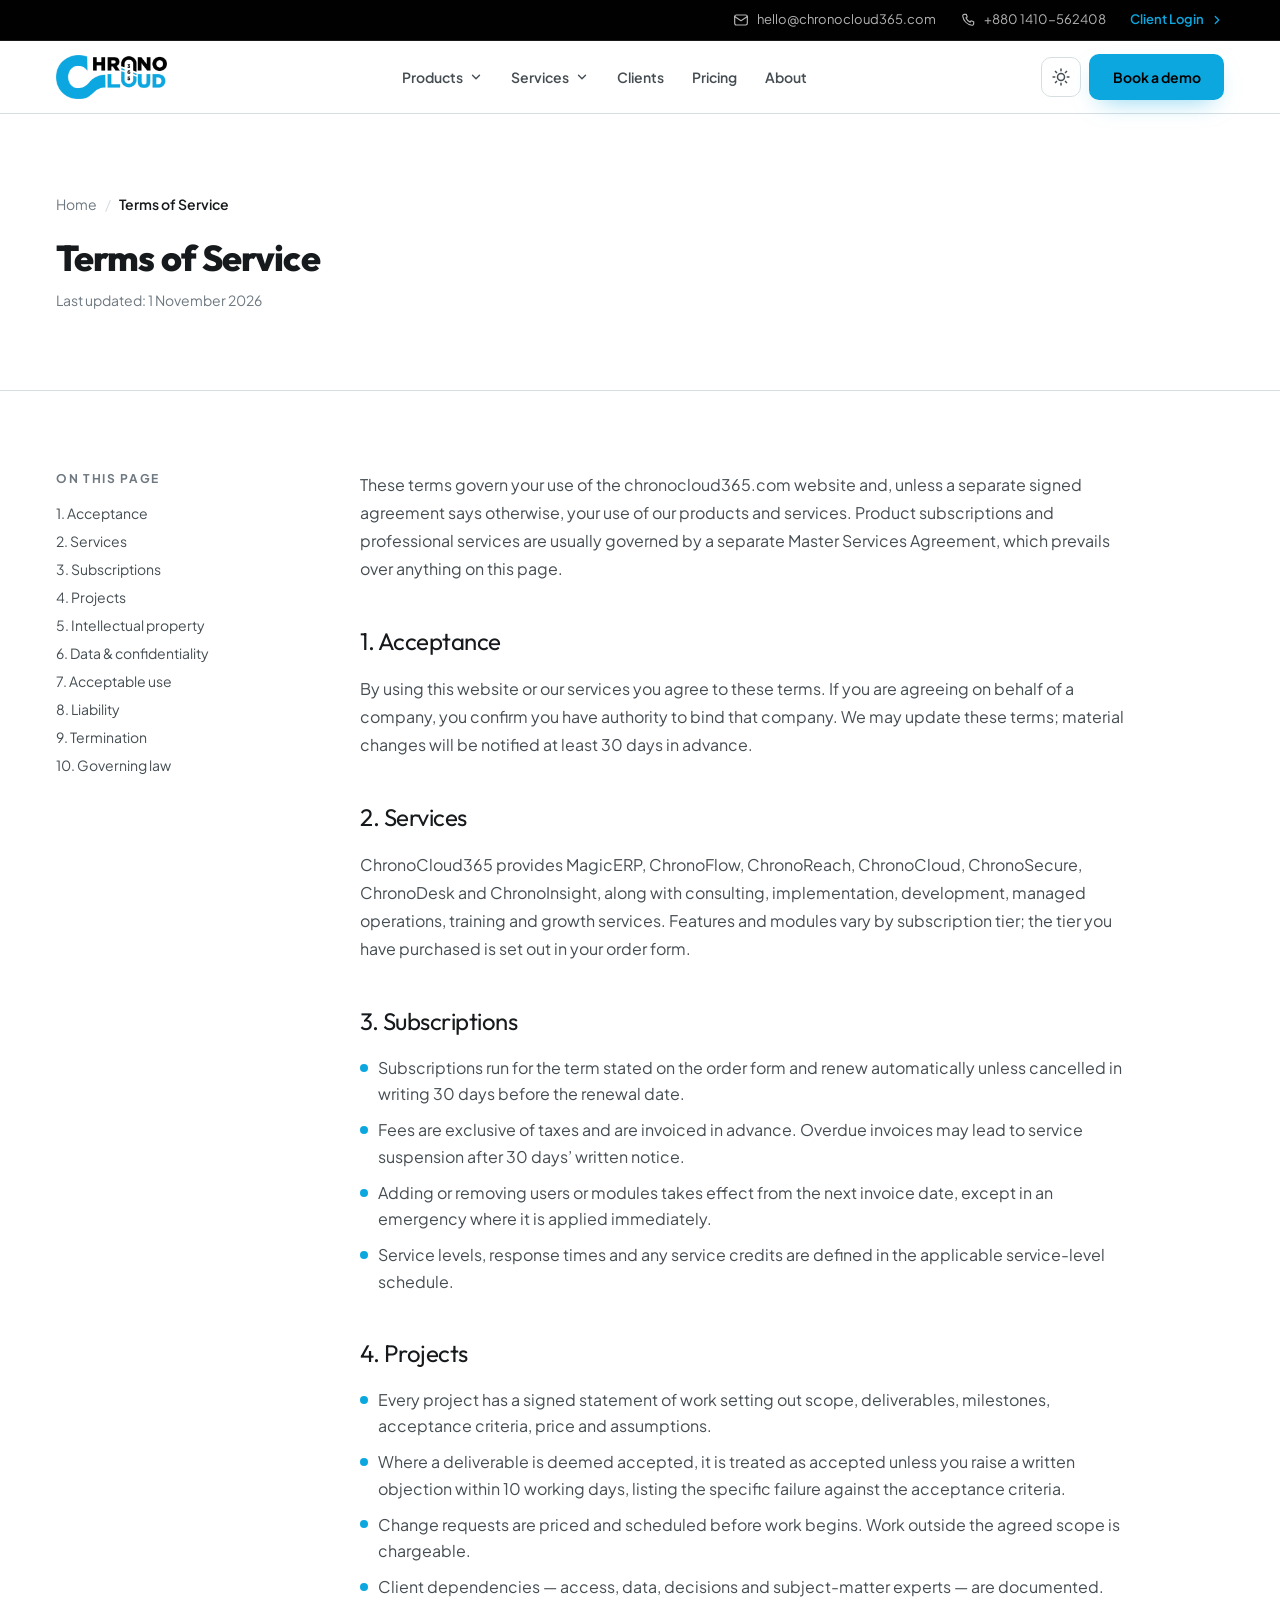
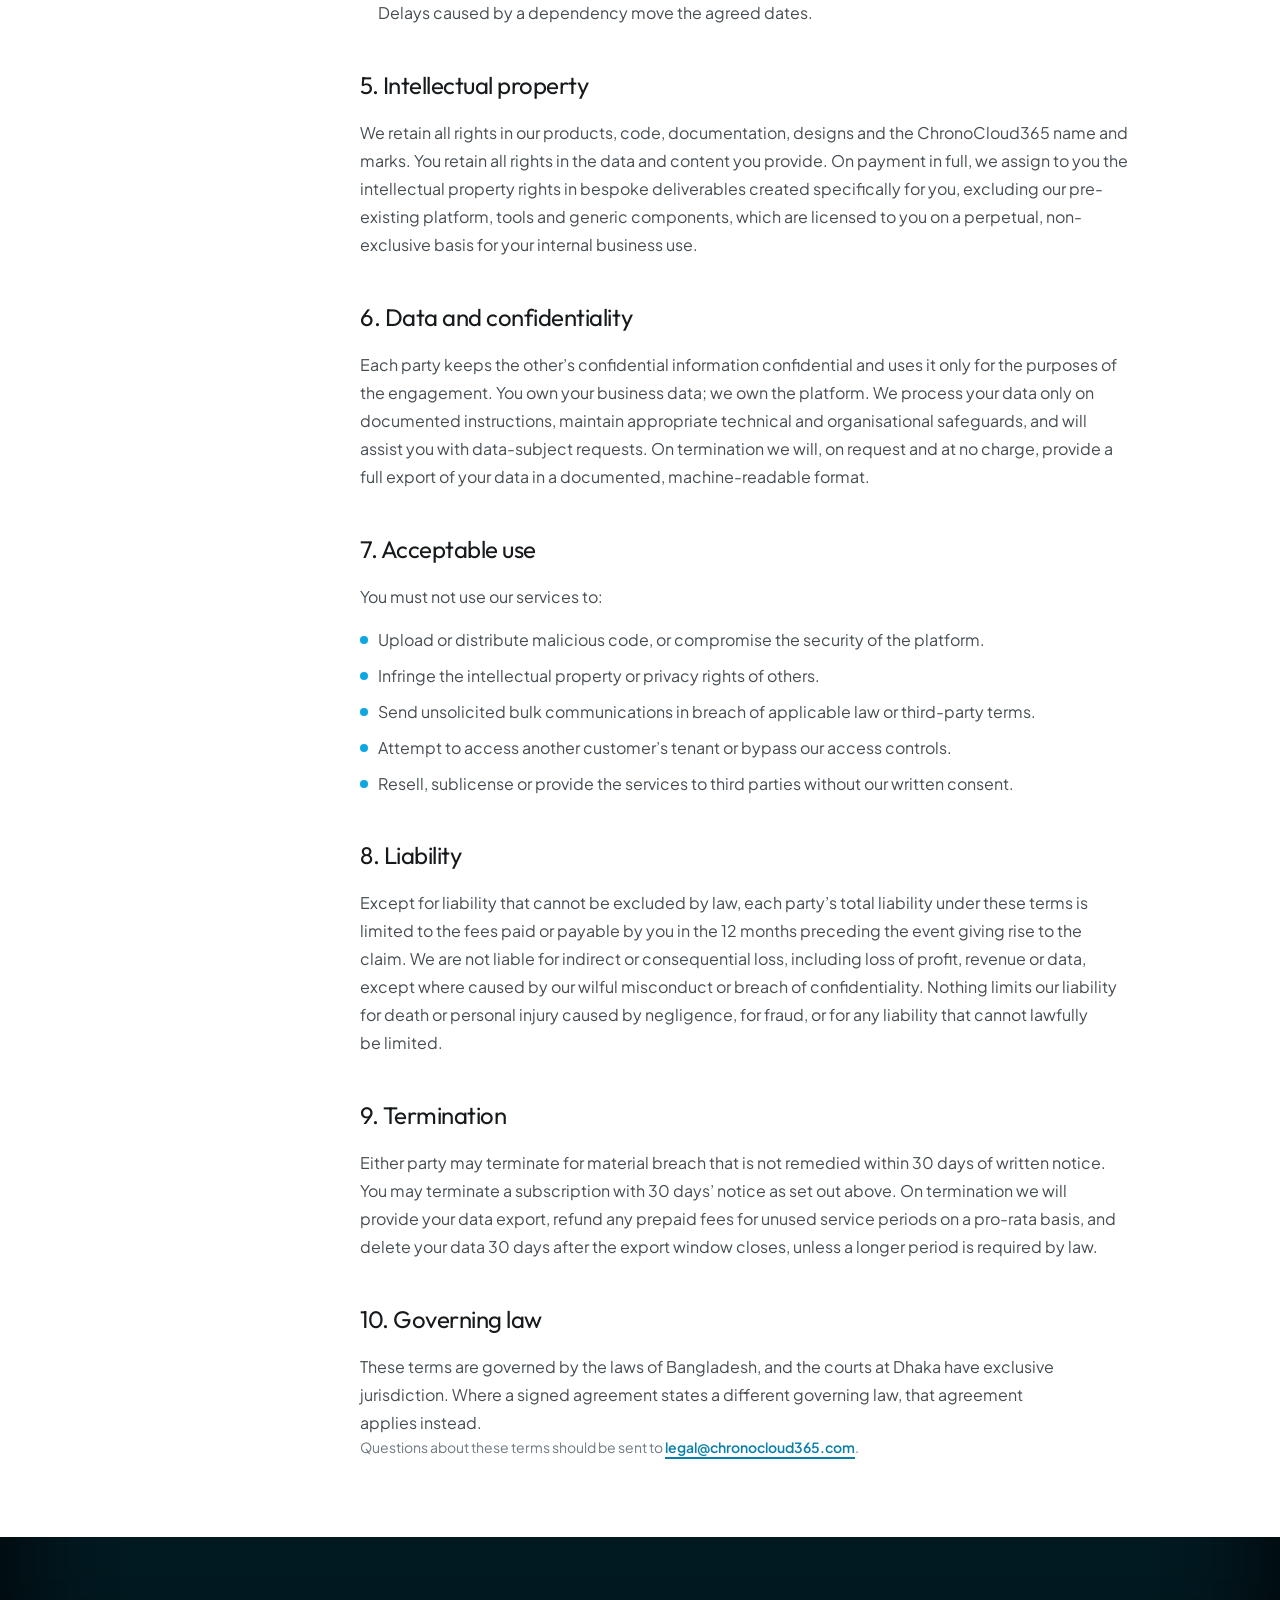
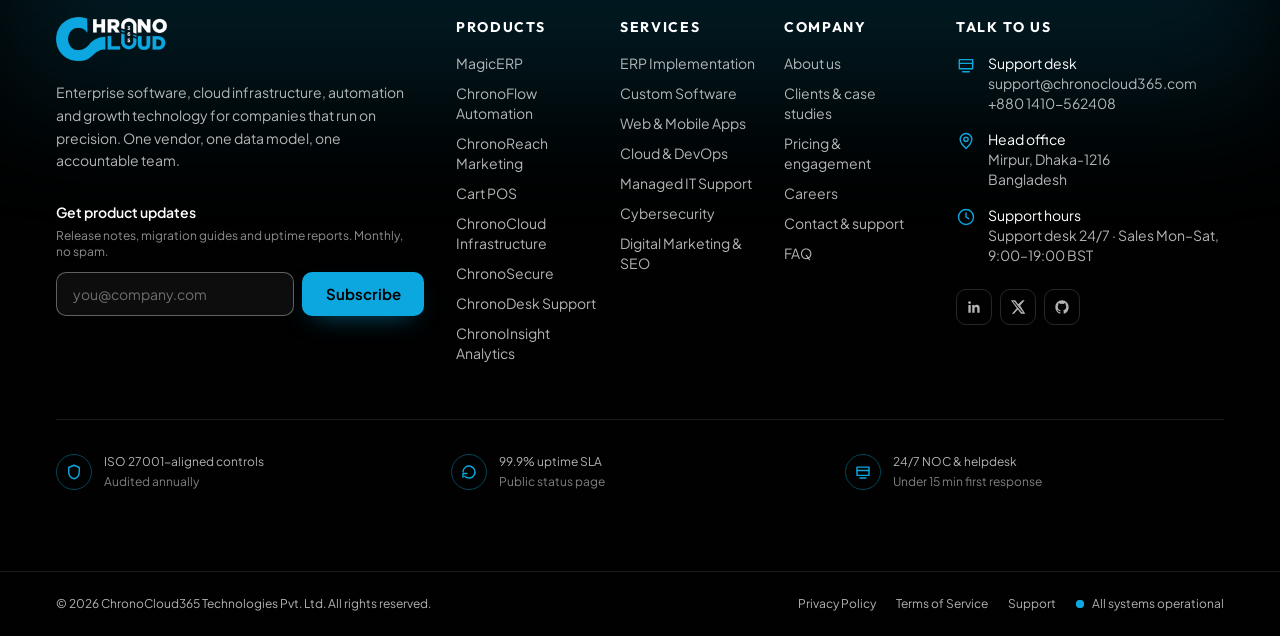
<file: terms.html>
<!doctype html>
<html lang="en" class="scroll-pt-24">
<head>
<meta charset="utf-8" />
<meta name="viewport" content="width=device-width, initial-scale=1" />
<title>Terms of Service - ChronoCloud365</title>
<meta name="description" content="The terms that govern use of the ChronoCloud365 website, product subscriptions, professional services and support." />
<meta name="theme-color" content="#FFFFFF" />
<meta name="author" content="ChronoCloud365 Technologies Pvt. Ltd." />
<link rel="canonical" href="https://www.chronocloud365.com/terms" />

<meta property="og:type" content="website" />
<meta property="og:site_name" content="ChronoCloud365" />
<meta property="og:title" content="Terms of Service - ChronoCloud365" />
<meta property="og:description" content="The terms that govern use of the ChronoCloud365 website, product subscriptions, professional services and support." />
<meta property="og:url" content="https://www.chronocloud365.com/terms" />
<meta property="og:image" content="https://www.chronocloud365.com/assets/img/og-cover.png" />
<meta name="twitter:card" content="summary_large_image" />
<meta name="twitter:title" content="Terms of Service - ChronoCloud365" />
<meta name="twitter:description" content="The terms that govern use of the ChronoCloud365 website, product subscriptions, professional services and support." />
<meta name="twitter:image" content="https://www.chronocloud365.com/assets/img/og-cover.png" />

<link rel="icon" href="assets/favicon.ico" sizes="any" />
<link rel="icon" type="image/png" href="assets/img/favicon.png" />
<link rel="apple-touch-icon" href="assets/img/favicon.png" />

<link rel="preconnect" href="https://fonts.googleapis.com" />
<link rel="preconnect" href="https://fonts.gstatic.com" crossorigin />
<link href="https://fonts.googleapis.com/css2?family=Outfit:wght@400;500;600;700;800&family=Plus+Jakarta+Sans:wght@400;500;600;700;800&display=swap" rel="stylesheet" />
<!-- Noto Sans Bengali, subset to the taka sign (U+09F3) only - 4 KB, and the
     only way the currency symbol renders on devices without a Bengali font. -->
<link href="https://fonts.googleapis.com/css2?family=Noto+Sans+Bengali:wght@400;500;600;700;800&text=%E0%A7%B3&display=swap" rel="stylesheet" />
<link rel="stylesheet" href="assets/css/styles.css" />

<!-- Apply the theme before first paint so theme-swapped assets (such as the
     wordmark) never flash the wrong variant. -->
<script>
(function () {
  try {
    var stored = localStorage.getItem("cc-theme");
    var forced = new URLSearchParams(window.location.search).get("theme");
    var theme =
      forced === "dark" || forced === "light"
        ? forced
        : stored || (window.matchMedia("(prefers-color-scheme: dark)").matches ? "dark" : "light");
    document.documentElement.setAttribute("data-theme", theme);
    var meta = document.querySelector('meta[name="theme-color"]');
    if (meta) meta.setAttribute("content", theme === "dark" ? "#101619" : "#FFFFFF");
  } catch (e) {}
})();
</script>

<script type="application/ld+json">
{
  "@context": "https://schema.org",
  "@type": "Organization",
  "name": "ChronoCloud365 Technologies Pvt. Ltd.",
  "alternateName": "ChronoCloud365",
  "url": "https://www.chronocloud365.com/",
  "logo": "https://www.chronocloud365.com/assets/img/logo.png",
  "image": "https://www.chronocloud365.com/assets/img/og-cover.png",
  "description": "Enterprise software, workflow automation, marketing technology and managed cloud infrastructure for mid-market and enterprise teams.",
  "email": "hello@chronocloud365.com",
  "telephone": "+880-1410-562408",
  "foundingDate": "2014",
  "address": {
    "@type": "PostalAddress",
    "streetAddress": "Mirpur",
    "addressLocality": "Dhaka",
    "addressRegion": "Dhaka",
    "postalCode": "1216",
    "addressCountry": "BD"
  },
  "areaServed": ["BD", "IN", "AE", "GB", "US"],
  "knowsAbout": ["ERP", "Workflow Automation", "Marketing Technology", "Cloud Infrastructure", "Cybersecurity", "ITSM"],
  "contactPoint": [
    { "@type": "ContactPoint", "contactType": "sales", "email": "sales@chronocloud365.com", "telephone": "+880-1410-562408", "availableLanguage": ["English", "Bengali"] },
    { "@type": "ContactPoint", "contactType": "technical support", "email": "support@chronocloud365.com", "telephone": "+880-1410-562408", "availableLanguage": ["English", "Bengali"], "hoursAvailable": [{ "@type": "OpeningHoursSpecification", "dayOfWeek": ["Monday","Tuesday","Wednesday","Thursday","Friday","Saturday","Sunday"], "opens": "00:00", "closes": "23:59" }] }
  ]
}
</script>

</head>
<body class="bg-bg antialiased">
<a href="#main" class="sr-only focus:not-sr-only focus:absolute focus:left-4 focus:top-4 focus:z-[100] focus:rounded-brand focus:bg-brand focus:px-4 focus:py-2 focus:text-sm focus:font-semibold focus:text-black">Skip to main content</a>

<header id="site-header" class="sticky top-0 z-50">
  <!-- Utility strip -->
  <div class="hidden border-b border-white/10 bg-[#010101] text-white lg:block">
    <div class="container-page flex h-10 items-center justify-end gap-6 text-[13px]">
      <a href="mailto:hello@chronocloud365.com" class="flex items-center gap-2 text-white/70 transition-colors duration-200 hover:text-brand">
        <svg class="h-4 w-4" viewBox="0 0 24 24" fill="none" stroke="currentColor" stroke-width="1.8" aria-hidden="true">
          <rect x="2.5" y="4.5" width="19" height="15" rx="2.5" stroke-linecap="round" stroke-linejoin="round" />
          <path d="m3 7 9 6 9-6" stroke-linecap="round" stroke-linejoin="round" />
        </svg>
        hello@chronocloud365.com
      </a>
      <a href="tel:+8801410562408" class="flex items-center gap-2 text-white/70 transition-colors duration-200 hover:text-brand">
        <svg class="h-4 w-4" viewBox="0 0 24 24" fill="none" stroke="currentColor" stroke-width="1.8" aria-hidden="true">
          <path d="M6.6 3.5h2.7l1.5 3.9-2 1.4a12.5 12.5 0 0 0 6.4 6.4l1.4-2 3.9 1.5v2.7a2.5 2.5 0 0 1-2.7 2.5A16.5 16.5 0 0 1 4.1 6.2 2.5 2.5 0 0 1 6.6 3.5Z" stroke-linecap="round" stroke-linejoin="round" />
        </svg>
        +880 1410-562408
      </a>
      <a href="contact.html" class="flex items-center gap-1.5 font-semibold text-brand transition-colors duration-200 hover:text-white">
        Client Login
        <svg class="h-3.5 w-3.5" viewBox="0 0 24 24" fill="none" stroke="currentColor" stroke-width="2.2" aria-hidden="true">
          <path d="m9 6 6 6-6 6" stroke-linecap="round" stroke-linejoin="round" />
        </svg>
      </a>
    </div>
  </div>

  <!-- Main bar -->
  <div class="border-b border-line bg-bg/90 backdrop-blur-md transition-shadow duration-300" data-nav-bar>
    <div class="container-page flex h-16 items-center justify-between gap-4 lg:h-[4.5rem]">
      <a href="index.html" class="flex shrink-0 items-center gap-2.5" aria-label="ChronoCloud365 home">
        <!-- The wordmark swaps with the theme: black-on-transparent in light mode,
             white-on-transparent in dark mode. -->
        <picture class="block dark:hidden">
          <source srcset="assets/img/logo.webp" type="image/webp" />
          <img src="assets/img/logo.png" alt="ChronoCloud365" width="112" height="44" class="h-10 w-auto lg:h-11" />
        </picture>
        <picture class="hidden dark:block">
          <source srcset="assets/img/logo-on-dark.webp" type="image/webp" />
          <img src="assets/img/logo-on-dark.png" alt="ChronoCloud365" width="112" height="44" class="h-10 w-auto lg:h-11" />
        </picture>
      </a>

      <!-- Desktop navigation -->
      <nav class="hidden items-center gap-1 lg:flex" aria-label="Primary">
        <div class="relative" data-dropdown>
          <button type="button" class="flex items-center gap-1.5 rounded-brand px-3 py-2 text-sm font-semibold transition-colors duration-200 hover:bg-surface-muted hover:text-heading" data-dropdown-trigger aria-expanded="false">
            Products
            <svg class="h-3.5 w-3.5 transition-transform duration-200" data-chevron viewBox="0 0 24 24" fill="none" stroke="currentColor" stroke-width="2.4" aria-hidden="true">
              <path d="m6 9 6 6 6-6" stroke-linecap="round" stroke-linejoin="round" />
            </svg>
          </button>
          <div class="invisible absolute left-1/2 top-full z-50 w-[46rem] -translate-x-1/2 translate-y-1 pt-3 opacity-0 transition-all duration-200" data-dropdown-panel>
            <div class="grid grid-cols-3 gap-1 rounded-2xl border border-line bg-surface p-2 shadow-[0_24px_60px_-24px_rgb(16_35_45/35%)]">
              <div class="rounded-xl p-3">
                <p class="px-2 pb-2 text-[11px] font-bold uppercase tracking-[0.14em] text-muted">Business software</p>
                <a href="products.html#magic-erp" class="group flex gap-3 rounded-lg p-2 transition-colors duration-200 hover:bg-surface-muted">
                  <span class="mt-0.5 flex h-8 w-8 shrink-0 items-center justify-center rounded-lg bg-brand-soft text-brand-deep">
                    <svg class="h-4.5 w-4.5" viewBox="0 0 24 24" fill="none" stroke="currentColor" stroke-width="1.8" aria-hidden="true">
                      <rect x="3" y="3" width="7" height="7" rx="1.5" /><rect x="14" y="3" width="7" height="7" rx="1.5" /><rect x="3" y="14" width="7" height="7" rx="1.5" /><rect x="14" y="14" width="7" height="7" rx="1.5" />
                    </svg>
                  </span>
                  <span>
                    <span class="block text-sm font-semibold text-heading">MagicERP</span>
                    <span class="block text-xs leading-snug text-muted">Operations suite for sales, stock, finance and people</span>
                  </span>
                </a>
                <a href="products.html#chronoflow" class="group flex gap-3 rounded-lg p-2 transition-colors duration-200 hover:bg-surface-muted">
                  <span class="mt-0.5 flex h-8 w-8 shrink-0 items-center justify-center rounded-lg bg-brand-soft text-brand-deep">
                    <svg class="h-4.5 w-4.5" viewBox="0 0 24 24" fill="none" stroke="currentColor" stroke-width="1.8" aria-hidden="true">
                      <path d="M13 2 4.5 13.5H11L10 22l9.5-11.5H13L13 2Z" stroke-linecap="round" stroke-linejoin="round" />
                    </svg>
                  </span>
                  <span>
                    <span class="block text-sm font-semibold text-heading">ChronoFlow</span>
                    <span class="block text-xs leading-snug text-muted">No-code workflow and RPA automation</span>
                  </span>
                </a>
                <a href="products.html#chronoreach" class="group flex gap-3 rounded-lg p-2 transition-colors duration-200 hover:bg-surface-muted">
                  <span class="mt-0.5 flex h-8 w-8 shrink-0 items-center justify-center rounded-lg bg-brand-soft text-brand-deep">
                    <svg class="h-4.5 w-4.5" viewBox="0 0 24 24" fill="none" stroke="currentColor" stroke-width="1.8" aria-hidden="true">
                      <path d="M3 11v3a1 1 0 0 0 1 1h3l5 4V6L7 10H4a1 1 0 0 0-1 1Z" stroke-linecap="round" stroke-linejoin="round" />
                      <path d="M17 8.5a5 5 0 0 1 0 7" stroke-linecap="round" />
                    </svg>
                  </span>
                  <span>
                    <span class="block text-sm font-semibold text-heading">ChronoReach</span>
                    <span class="block text-xs leading-snug text-muted">Marketing, campaigns, SEO and lead capture</span>
                  </span>
                </a>
                <a href="products.html#cart-pos" class="group flex gap-3 rounded-lg p-2 transition-colors duration-200 hover:bg-surface-muted">
                  <span class="mt-0.5 flex h-8 w-8 shrink-0 items-center justify-center rounded-lg bg-brand-soft text-brand-deep">
                    <svg class="h-4.5 w-4.5" viewBox="0 0 24 24" fill="none" stroke="currentColor" stroke-width="1.8" aria-hidden="true">
                      <path d="M2.5 3.5h2.2l2.2 10.4a1.5 1.5 0 0 0 1.5 1.2h8.4a1.5 1.5 0 0 0 1.5-1.2l1.4-6.3H5.8" stroke-linecap="round" stroke-linejoin="round" />
                      <circle cx="9.5" cy="19" r="1.3" /><circle cx="17" cy="19" r="1.3" />
                    </svg>
                  </span>
                  <span>
                    <span class="block text-sm font-semibold text-heading">Cart POS</span>
                    <span class="block text-xs leading-snug text-muted">Unified cart and point of sale for retail</span>
                  </span>
                </a>
              </div>

              <div class="rounded-xl p-3">
                <p class="px-2 pb-2 text-[11px] font-bold uppercase tracking-[0.14em] text-muted">Managed services</p>
                <a href="products.html#chronocloud" class="group flex gap-3 rounded-lg p-2 transition-colors duration-200 hover:bg-surface-muted">
                  <span class="mt-0.5 flex h-8 w-8 shrink-0 items-center justify-center rounded-lg bg-surface-muted text-heading">
                    <svg class="h-4.5 w-4.5" viewBox="0 0 24 24" fill="none" stroke="currentColor" stroke-width="1.8" aria-hidden="true">
                      <path d="M7 18a4 4 0 1 1 .9-7.9A5.5 5.5 0 0 1 18.6 12 3.5 3.5 0 0 1 17.5 18H7Z" stroke-linecap="round" stroke-linejoin="round" />
                    </svg>
                  </span>
                  <span>
                    <span class="block text-sm font-semibold text-heading">ChronoCloud</span>
                    <span class="block text-xs leading-snug text-muted">Managed cloud, DevOps and infrastructure</span>
                  </span>
                </a>
                <a href="products.html#chronosecure" class="group flex gap-3 rounded-lg p-2 transition-colors duration-200 hover:bg-surface-muted">
                  <span class="mt-0.5 flex h-8 w-8 shrink-0 items-center justify-center rounded-lg bg-surface-muted text-heading">
                    <svg class="h-4.5 w-4.5" viewBox="0 0 24 24" fill="none" stroke="currentColor" stroke-width="1.8" aria-hidden="true">
                      <path d="M12 3 5 6v6c0 4.2 2.9 7.9 7 9 4.1-1.1 7-4.8 7-9V6l-7-3Z" stroke-linecap="round" stroke-linejoin="round" />
                      <path d="M9.5 12.5 11.5 14.5 15 11" stroke-linecap="round" stroke-linejoin="round" />
                    </svg>
                  </span>
                  <span>
                    <span class="block text-sm font-semibold text-heading">ChronoSecure</span>
                    <span class="block text-xs leading-snug text-muted">Managed security and compliance</span>
                  </span>
                </a>
                <a href="products.html#chronodesk" class="group flex gap-3 rounded-lg p-2 transition-colors duration-200 hover:bg-surface-muted">
                  <span class="mt-0.5 flex h-8 w-8 shrink-0 items-center justify-center rounded-lg bg-surface-muted text-heading">
                    <svg class="h-4.5 w-4.5" viewBox="0 0 24 24" fill="none" stroke="currentColor" stroke-width="1.8" aria-hidden="true">
                      <path d="M4 5.5h16v11H4z" stroke-linecap="round" stroke-linejoin="round" />
                      <path d="M4 10h16M8 20h8" stroke-linecap="round" stroke-linejoin="round" />
                    </svg>
                  </span>
                  <span>
                    <span class="block text-sm font-semibold text-heading">ChronoDesk</span>
                    <span class="block text-xs leading-snug text-muted">Helpdesk, ITSM and remote support</span>
                  </span>
                </a>
                <a href="products.html#chronoinsight" class="group flex gap-3 rounded-lg p-2 transition-colors duration-200 hover:bg-surface-muted">
                  <span class="mt-0.5 flex h-8 w-8 shrink-0 items-center justify-center rounded-lg bg-surface-muted text-heading">
                    <svg class="h-4.5 w-4.5" viewBox="0 0 24 24" fill="none" stroke="currentColor" stroke-width="1.8" aria-hidden="true">
                      <path d="M4 20V10M10 20V4M16 20v-7M22 20H2" stroke-linecap="round" stroke-linejoin="round" />
                    </svg>
                  </span>
                  <span>
                    <span class="block text-sm font-semibold text-heading">ChronoInsight</span>
                    <span class="block text-xs leading-snug text-muted">Dashboards, forecasting and analytics</span>
                  </span>
                </a>
              </div>

              <div class="flex flex-col rounded-xl bg-surface-tint p-3">
                <p class="px-2 pb-2 text-[11px] font-bold uppercase tracking-[0.14em] text-brand-deep">One platform</p>
                <p class="px-2 text-sm font-semibold text-heading">Every product shares one data model, one login and one audit trail.</p>
                <ul class="mt-3 grid gap-2 px-2 text-[13px] text-body">
                  <li class="flex items-start gap-2"><svg class="mt-0.5 h-4 w-4 shrink-0 text-brand" viewBox="0 0 24 24" fill="none" stroke="currentColor" stroke-width="2.4" aria-hidden="true"><path d="m5 12 4 4L19 6" stroke-linecap="round" stroke-linejoin="round" /></svg>Single sign-on across all modules</li>
                  <li class="flex items-start gap-2"><svg class="mt-0.5 h-4 w-4 shrink-0 text-brand" viewBox="0 0 24 24" fill="none" stroke="currentColor" stroke-width="2.4" aria-hidden="true"><path d="m5 12 4 4L19 6" stroke-linecap="round" stroke-linejoin="round" /></svg>Open REST &amp; webhook APIs</li>
                  <li class="flex items-start gap-2"><svg class="mt-0.5 h-4 w-4 shrink-0 text-brand" viewBox="0 0 24 24" fill="none" stroke="currentColor" stroke-width="2.4" aria-hidden="true"><path d="m5 12 4 4L19 6" stroke-linecap="round" stroke-linejoin="round" /></svg>Deploy cloud, on-premise or hybrid</li>
                </ul>
                <a href="contact.html?demo=1" class="btn btn-primary mt-4 w-full text-sm">Book a live demo</a>
              </div>
            </div>
          </div>
        </div>

        <div class="relative" data-dropdown>
          <button type="button" class="flex items-center gap-1.5 rounded-brand px-3 py-2 text-sm font-semibold transition-colors duration-200 hover:bg-surface-muted hover:text-heading" data-dropdown-trigger aria-expanded="false">
            Services
            <svg class="h-3.5 w-3.5 transition-transform duration-200" data-chevron viewBox="0 0 24 24" fill="none" stroke="currentColor" stroke-width="2.4" aria-hidden="true">
              <path d="m6 9 6 6 6-6" stroke-linecap="round" stroke-linejoin="round" />
            </svg>
          </button>
          <div class="invisible absolute left-1/2 top-full z-50 w-[38rem] -translate-x-1/2 translate-y-1 pt-3 opacity-0 transition-all duration-200" data-dropdown-panel>
            <div class="grid grid-cols-2 gap-1 rounded-2xl border border-line bg-surface p-2 shadow-[0_24px_60px_-24px_rgb(16_35_45/35%)]">
              <div class="rounded-xl p-3">
                <p class="px-2 pb-2 text-[11px] font-bold uppercase tracking-[0.14em] text-muted">Consulting &amp; delivery</p>
                <a href="services.html#implementation" class="block rounded-lg px-2 py-1.5 text-sm font-medium text-heading transition-colors duration-200 hover:bg-surface-muted hover:text-brand-deep">ERP Implementation &amp; Consulting</a>
                <a href="services.html#custom-software" class="block rounded-lg px-2 py-1.5 text-sm font-medium text-heading transition-colors duration-200 hover:bg-surface-muted hover:text-brand-deep">Custom Software Development</a>
                <a href="services.html#app-development" class="block rounded-lg px-2 py-1.5 text-sm font-medium text-heading transition-colors duration-200 hover:bg-surface-muted hover:text-brand-deep">Web &amp; Mobile App Development</a>
                <a href="services.html#design" class="block rounded-lg px-2 py-1.5 text-sm font-medium text-heading transition-colors duration-200 hover:bg-surface-muted hover:text-brand-deep">UI/UX &amp; Product Design</a>
                <a href="services.html#qa" class="block rounded-lg px-2 py-1.5 text-sm font-medium text-heading transition-colors duration-200 hover:bg-surface-muted hover:text-brand-deep">QA, Testing &amp; Release Engineering</a>
                <a href="services.html#consulting" class="block rounded-lg px-2 py-1.5 text-sm font-medium text-heading transition-colors duration-200 hover:bg-surface-muted hover:text-brand-deep">Digital Transformation Strategy</a>
              </div>
              <div class="rounded-xl p-3">
                <p class="px-2 pb-2 text-[11px] font-bold uppercase tracking-[0.14em] text-muted">Operations &amp; growth</p>
                <a href="services.html#cloud" class="block rounded-lg px-2 py-1.5 text-sm font-medium text-heading transition-colors duration-200 hover:bg-surface-muted hover:text-brand-deep">Cloud Migration &amp; DevOps</a>
                <a href="services.html#managed-it" class="block rounded-lg px-2 py-1.5 text-sm font-medium text-heading transition-colors duration-200 hover:bg-surface-muted hover:text-brand-deep">Managed IT &amp; 24/7 Support</a>
                <a href="services.html#security" class="block rounded-lg px-2 py-1.5 text-sm font-medium text-heading transition-colors duration-200 hover:bg-surface-muted hover:text-brand-deep">Cybersecurity &amp; Compliance</a>
                <a href="services.html#integration" class="block rounded-lg px-2 py-1.5 text-sm font-medium text-heading transition-colors duration-200 hover:bg-surface-muted hover:text-brand-deep">Data Migration &amp; Integration</a>
                <a href="services.html#marketing" class="block rounded-lg px-2 py-1.5 text-sm font-medium text-heading transition-colors duration-200 hover:bg-surface-muted hover:text-brand-deep">Digital Marketing &amp; SEO</a>
                <a href="services.html#training" class="block rounded-lg px-2 py-1.5 text-sm font-medium text-heading transition-colors duration-200 hover:bg-surface-muted hover:text-brand-deep">Training &amp; Enablement</a>
              </div>
            </div>
          </div>
        </div>

        <a href="clients.html" class="rounded-brand px-3 py-2 text-sm font-semibold text-body transition-colors duration-200 hover:bg-surface-muted hover:text-heading">Clients</a>
        <a href="pricing.html" class="rounded-brand px-3 py-2 text-sm font-semibold text-body transition-colors duration-200 hover:bg-surface-muted hover:text-heading">Pricing</a>
        <a href="about.html" class="rounded-brand px-3 py-2 text-sm font-semibold text-body transition-colors duration-200 hover:bg-surface-muted hover:text-heading">About</a>
      </nav>

      <div class="flex items-center gap-2">
        <button type="button" class="flex h-10 w-10 cursor-pointer items-center justify-center rounded-brand border border-line text-body transition-colors duration-200 hover:bg-surface-muted hover:text-heading" data-theme-toggle aria-label="Toggle dark mode">
          <svg class="h-5 w-5 dark:hidden" viewBox="0 0 24 24" fill="none" stroke="currentColor" stroke-width="1.8" aria-hidden="true">
            <circle cx="12" cy="12" r="4.2" />
            <path d="M12 2.5v2M12 19.5v2M2.5 12h2M19.5 12h2M5.3 5.3l1.4 1.4M17.3 17.3l1.4 1.4M18.7 5.3l-1.4 1.4M6.7 17.3l-1.4 1.4" stroke-linecap="round" />
          </svg>
          <svg class="hidden h-5 w-5 dark:block" viewBox="0 0 24 24" fill="none" stroke="currentColor" stroke-width="1.8" aria-hidden="true">
            <path d="M20 14.5A8.5 8.5 0 0 1 9.5 4a8.5 8.5 0 1 0 10.5 10.5Z" stroke-linecap="round" stroke-linejoin="round" />
          </svg>
        </button>

        <a href="contact.html?demo=1" class="btn btn-primary hidden text-sm sm:inline-flex">Book a demo</a>

        <button type="button" class="flex h-10 w-10 cursor-pointer items-center justify-center rounded-brand border border-line text-heading transition-colors duration-200 hover:bg-surface-muted lg:hidden" data-mobile-toggle aria-expanded="false" aria-controls="mobile-nav" aria-label="Open menu">
          <svg class="h-5 w-5" data-menu-open viewBox="0 0 24 24" fill="none" stroke="currentColor" stroke-width="2" aria-hidden="true">
            <path d="M4 7h16M4 12h16M4 17h16" stroke-linecap="round" />
          </svg>
          <svg class="hidden h-5 w-5" data-menu-close viewBox="0 0 24 24" fill="none" stroke="currentColor" stroke-width="2" aria-hidden="true">
            <path d="m6 6 12 12M18 6 6 18" stroke-linecap="round" />
          </svg>
        </button>
      </div>
    </div>
  </div>

  <!-- Mobile navigation -->
  <div id="mobile-nav" class="hidden max-h-[calc(100vh-4rem)] overflow-y-auto border-b border-line bg-bg lg:hidden">
    <nav class="container-page space-y-1 py-4" aria-label="Mobile">
      <a href="products.html" class="flex items-center justify-between rounded-brand px-3 py-2.5 text-[15px] font-semibold text-heading transition-colors duration-200 hover:bg-surface-muted">Products</a>
      <a href="services.html" class="flex items-center justify-between rounded-brand px-3 py-2.5 text-[15px] font-semibold text-heading transition-colors duration-200 hover:bg-surface-muted">Services</a>
      <a href="clients.html" class="flex items-center justify-between rounded-brand px-3 py-2.5 text-[15px] font-semibold text-heading transition-colors duration-200 hover:bg-surface-muted">Clients</a>
      <a href="pricing.html" class="flex items-center justify-between rounded-brand px-3 py-2.5 text-[15px] font-semibold text-heading transition-colors duration-200 hover:bg-surface-muted">Pricing</a>
      <a href="about.html" class="flex items-center justify-between rounded-brand px-3 py-2.5 text-[15px] font-semibold text-heading transition-colors duration-200 hover:bg-surface-muted">About</a>
      <a href="careers.html" class="flex items-center justify-between rounded-brand px-3 py-2.5 text-[15px] font-semibold text-heading transition-colors duration-200 hover:bg-surface-muted">Careers</a>
      <a href="contact.html" class="flex items-center justify-between rounded-brand px-3 py-2.5 text-[15px] font-semibold text-heading transition-colors duration-200 hover:bg-surface-muted">Contact</a>
      <div class="grid gap-2 pt-3">
        <a href="contact.html?demo=1" class="btn btn-primary w-full">Book a demo</a>
        <a href="contact.html" class="btn btn-secondary w-full">Talk to sales</a>
      </div>
      <div class="mt-4 space-y-1 border-t border-line pt-4 text-sm">
        <a href="mailto:hello@chronocloud365.com" class="flex items-center gap-2 rounded-brand px-3 py-2 text-body transition-colors duration-200 hover:bg-surface-muted">
          <svg class="h-4 w-4 text-brand" viewBox="0 0 24 24" fill="none" stroke="currentColor" stroke-width="1.8" aria-hidden="true"><rect x="2.5" y="4.5" width="19" height="15" rx="2.5" stroke-linecap="round" stroke-linejoin="round" /><path d="m3 7 9 6 9-6" stroke-linecap="round" stroke-linejoin="round" /></svg>
          hello@chronocloud365.com
        </a>
        <a href="tel:+8801410562408" class="flex items-center gap-2 rounded-brand px-3 py-2 text-body transition-colors duration-200 hover:bg-surface-muted">
          <svg class="h-4 w-4 text-brand" viewBox="0 0 24 24" fill="none" stroke="currentColor" stroke-width="1.8" aria-hidden="true"><path d="M6.6 3.5h2.7l1.5 3.9-2 1.4a12.5 12.5 0 0 0 6.4 6.4l1.4-2 3.9 1.5v2.7a2.5 2.5 0 0 1-2.7 2.5A16.5 16.5 0 0 1 4.1 6.2 2.5 2.5 0 0 1 6.6 3.5Z" stroke-linecap="round" stroke-linejoin="round" /></svg>
          +880 1410-562408
        </a>
      </div>
    </nav>
  </div>
</header>

<main id="main">
  <section class="border-b border-line bg-surface-mist">
    <div class="container-page py-14 lg:py-20">
      <nav aria-label="Breadcrumb" class="text-sm text-muted">
        <ol class="flex flex-wrap items-center gap-2">
          <li><a href="index.html" class="transition-colors duration-200 hover:text-brand-deep">Home</a></li>
          <li aria-hidden="true" class="text-line">/</li>
          <li><span class="font-semibold text-heading">Terms of Service</span></li>
        </ol>
      </nav>
      <h1 class="mt-6 text-3xl font-extrabold tracking-tight sm:text-4xl">Terms of Service</h1>
      <p class="mt-3 text-sm text-muted">Last updated: 1 November 2026</p>
    </div>
  </section>

  <section class="py-14 lg:py-20">
    <div class="container-page grid gap-12 lg:grid-cols-12">
      <aside class="lg:col-span-3">
        <nav aria-label="On this page" class="lg:sticky lg:top-28">
          <p class="text-xs font-bold uppercase tracking-[0.14em] text-muted">On this page</p>
          <ul class="mt-4 space-y-2 text-sm">
            <li><a href="#acceptance" class="transition-colors duration-200 hover:text-brand-deep">1. Acceptance</a></li>
            <li><a href="#services" class="transition-colors duration-200 hover:text-brand-deep">2. Services</a></li>
            <li><a href="#subscriptions" class="transition-colors duration-200 hover:text-brand-deep">3. Subscriptions</a></li>
            <li><a href="#projects" class="transition-colors duration-200 hover:text-brand-deep">4. Projects</a></li>
            <li><a href="#ip" class="transition-colors duration-200 hover:text-brand-deep">5. Intellectual property</a></li>
            <li><a href="#data" class="transition-colors duration-200 hover:text-brand-deep">6. Data &amp; confidentiality</a></li>
            <li><a href="#acceptable" class="transition-colors duration-200 hover:text-brand-deep">7. Acceptable use</a></li>
            <li><a href="#liability" class="transition-colors duration-200 hover:text-brand-deep">8. Liability</a></li>
            <li><a href="#termination" class="transition-colors duration-200 hover:text-brand-deep">9. Termination</a></li>
            <li><a href="#law" class="transition-colors duration-200 hover:text-brand-deep">10. Governing law</a></li>
          </ul>
        </nav>
      </aside>

      <div class="lg:col-span-9">
        <div class="prose-chrono max-w-3xl">
          <p>
            These terms govern your use of the chronocloud365.com website and, unless a separate
            signed agreement says otherwise, your use of our products and services. Product
            subscriptions and professional services are usually governed by a separate Master
            Services Agreement, which prevails over anything on this page.
          </p>

          <h2 id="acceptance">1. Acceptance</h2>
          <p>
            By using this website or our services you agree to these terms. If you are agreeing on
            behalf of a company, you confirm you have authority to bind that company. We may
            update these terms; material changes will be notified at least 30 days in advance.
          </p>

          <h2 id="services">2. Services</h2>
          <p>
            ChronoCloud365 provides MagicERP, ChronoFlow, ChronoReach, ChronoCloud, ChronoSecure,
            ChronoDesk and ChronoInsight, along with consulting, implementation, development,
            managed operations, training and growth services. Features and modules vary by
            subscription tier; the tier you have purchased is set out in your order form.
          </p>

          <h2 id="subscriptions">3. Subscriptions</h2>
          <ul>
            <li>Subscriptions run for the term stated on the order form and renew automatically unless cancelled in writing 30 days before the renewal date.</li>
            <li>Fees are exclusive of taxes and are invoiced in advance. Overdue invoices may lead to service suspension after 30 days&rsquo; written notice.</li>
            <li>Adding or removing users or modules takes effect from the next invoice date, except in an emergency where it is applied immediately.</li>
            <li>Service levels, response times and any service credits are defined in the applicable service-level schedule.</li>
          </ul>

          <h2 id="projects">4. Projects</h2>
          <ul>
            <li>Every project has a signed statement of work setting out scope, deliverables, milestones, acceptance criteria, price and assumptions.</li>
            <li>Where a deliverable is deemed accepted, it is treated as accepted unless you raise a written objection within 10 working days, listing the specific failure against the acceptance criteria.</li>
            <li>Change requests are priced and scheduled before work begins. Work outside the agreed scope is chargeable.</li>
            <li>Client dependencies &mdash; access, data, decisions and subject-matter experts &mdash; are documented. Delays caused by a dependency move the agreed dates.</li>
          </ul>

          <h2 id="ip">5. Intellectual property</h2>
          <p>
            We retain all rights in our products, code, documentation, designs and the ChronoCloud365
            name and marks. You retain all rights in the data and content you provide. On payment
            in full, we assign to you the intellectual property rights in bespoke deliverables
            created specifically for you, excluding our pre-existing platform, tools and
            generic components, which are licensed to you on a perpetual, non-exclusive basis for
            your internal business use.
          </p>

          <h2 id="data">6. Data and confidentiality</h2>
          <p>
            Each party keeps the other&rsquo;s confidential information confidential and uses it
            only for the purposes of the engagement. You own your business data; we own the
            platform. We process your data only on documented instructions, maintain appropriate
            technical and organisational safeguards, and will assist you with data-subject
            requests. On termination we will, on request and at no charge, provide a full export
            of your data in a documented, machine-readable format.
          </p>

          <h2 id="acceptable">7. Acceptable use</h2>
          <p>You must not use our services to:</p>
          <ul>
            <li>Upload or distribute malicious code, or compromise the security of the platform.</li>
            <li>Infringe the intellectual property or privacy rights of others.</li>
            <li>Send unsolicited bulk communications in breach of applicable law or third-party terms.</li>
            <li>Attempt to access another customer&rsquo;s tenant or bypass our access controls.</li>
            <li>Resell, sublicense or provide the services to third parties without our written consent.</li>
          </ul>

          <h2 id="liability">8. Liability</h2>
          <p>
            Except for liability that cannot be excluded by law, each party&rsquo;s total liability
            under these terms is limited to the fees paid or payable by you in the 12 months
            preceding the event giving rise to the claim. We are not liable for indirect or
            consequential loss, including loss of profit, revenue or data, except where caused by
            our wilful misconduct or breach of confidentiality. Nothing limits our liability for
            death or personal injury caused by negligence, for fraud, or for any liability that
            cannot lawfully be limited.
          </p>

          <h2 id="termination">9. Termination</h2>
          <p>
            Either party may terminate for material breach that is not remedied within 30 days of
            written notice. You may terminate a subscription with 30 days&rsquo; notice as set out
            above. On termination we will provide your data export, refund any prepaid fees for
            unused service periods on a pro-rata basis, and delete your data 30 days after the
            export window closes, unless a longer period is required by law.
          </p>

          <h2 id="law">10. Governing law</h2>
          <p>
            These terms are governed by the laws of Bangladesh, and the courts at Dhaka have
            exclusive jurisdiction. Where a signed agreement states a different governing
            law, that agreement applies instead.
          </p>

          <p class="text-sm text-muted">
            Questions about these terms should be sent to
            <a href="mailto:legal@chronocloud365.com" class="link-underline">legal@chronocloud365.com</a>.
          </p>
        </div>
      </div>
    </div>
  </section>
</main>

<footer class="relative overflow-hidden bg-[#010101] text-white/70">
  <div class="pointer-events-none absolute inset-x-0 -top-40 h-80 bg-brand/15 blur-3xl"></div>

  <div class="container-page relative py-16 lg:py-20">
    <div class="grid gap-12 lg:grid-cols-12 lg:gap-8">
      <!-- Brand + newsletter -->
      <div class="lg:col-span-4">
        <picture>
          <source srcset="assets/img/logo-on-dark.webp" type="image/webp" />
          <img src="assets/img/logo-on-dark.png" alt="ChronoCloud365" width="112" height="44" class="h-10 w-auto lg:h-11" />
        </picture>
        <p class="mt-5 max-w-sm text-sm leading-relaxed">
          Enterprise software, cloud infrastructure, automation and growth technology for
          companies that run on precision. One vendor, one data model, one accountable team.
        </p>

        <form class="mt-7" data-newsletter novalidate>
          <label for="footer-email" class="text-sm font-semibold text-white">Get product updates</label>
          <p class="mt-1 text-xs text-white/55">Release notes, migration guides and uptime reports. Monthly, no spam.</p>
          <div class="mt-3 flex flex-col gap-2 sm:flex-row">
            <input id="footer-email" name="email" type="email" required placeholder="you@company.com"
              class="w-full rounded-brand border border-white/35 bg-white/5 px-4 py-2.5 text-sm text-white placeholder:text-white/40 focus:border-brand focus:outline-none" />
            <button type="submit" class="btn btn-primary shrink-0">Subscribe</button>
          </div>
          <p class="mt-2 hidden text-xs" data-newsletter-message role="status"></p>
        </form>
      </div>

      <!-- Link columns -->
      <div class="grid gap-8 sm:grid-cols-2 lg:col-span-5 lg:grid-cols-3 lg:gap-6">
        <div>
          <h3 class="text-sm font-bold uppercase tracking-[0.12em] text-white">Products</h3>
          <ul class="mt-4 space-y-2.5 text-sm">
            <li><a href="products.html#magic-erp" class="transition-colors duration-200 hover:text-brand">MagicERP</a></li>
            <li><a href="products.html#chronoflow" class="transition-colors duration-200 hover:text-brand">ChronoFlow Automation</a></li>
            <li><a href="products.html#chronoreach" class="transition-colors duration-200 hover:text-brand">ChronoReach Marketing</a></li>
            <li><a href="products.html#cart-pos" class="transition-colors duration-200 hover:text-brand">Cart POS</a></li>
            <li><a href="products.html#chronocloud" class="transition-colors duration-200 hover:text-brand">ChronoCloud Infrastructure</a></li>
            <li><a href="products.html#chronosecure" class="transition-colors duration-200 hover:text-brand">ChronoSecure</a></li>
            <li><a href="products.html#chronodesk" class="transition-colors duration-200 hover:text-brand">ChronoDesk Support</a></li>
            <li><a href="products.html#chronoinsight" class="transition-colors duration-200 hover:text-brand">ChronoInsight Analytics</a></li>
          </ul>
        </div>
        <div>
          <h3 class="text-sm font-bold uppercase tracking-[0.12em] text-white">Services</h3>
          <ul class="mt-4 space-y-2.5 text-sm">
            <li><a href="services.html#implementation" class="transition-colors duration-200 hover:text-brand">ERP Implementation</a></li>
            <li><a href="services.html#custom-software" class="transition-colors duration-200 hover:text-brand">Custom Software</a></li>
            <li><a href="services.html#app-development" class="transition-colors duration-200 hover:text-brand">Web &amp; Mobile Apps</a></li>
            <li><a href="services.html#cloud" class="transition-colors duration-200 hover:text-brand">Cloud &amp; DevOps</a></li>
            <li><a href="services.html#managed-it" class="transition-colors duration-200 hover:text-brand">Managed IT Support</a></li>
            <li><a href="services.html#security" class="transition-colors duration-200 hover:text-brand">Cybersecurity</a></li>
            <li><a href="services.html#marketing" class="transition-colors duration-200 hover:text-brand">Digital Marketing &amp; SEO</a></li>
          </ul>
        </div>
        <div>
          <h3 class="text-sm font-bold uppercase tracking-[0.12em] text-white">Company</h3>
          <ul class="mt-4 space-y-2.5 text-sm">
            <li><a href="about.html" class="transition-colors duration-200 hover:text-brand">About us</a></li>
            <li><a href="clients.html" class="transition-colors duration-200 hover:text-brand">Clients &amp; case studies</a></li>
            <li><a href="pricing.html" class="transition-colors duration-200 hover:text-brand">Pricing &amp; engagement</a></li>
            <li><a href="careers.html" class="transition-colors duration-200 hover:text-brand">Careers</a></li>
            <li><a href="contact.html" class="transition-colors duration-200 hover:text-brand">Contact &amp; support</a></li>
            <li><a href="contact.html#faq" class="transition-colors duration-200 hover:text-brand">FAQ</a></li>
          </ul>
        </div>
      </div>

      <!-- Contact -->
      <div class="lg:col-span-3">
        <h3 class="text-sm font-bold uppercase tracking-[0.12em] text-white">Talk to us</h3>
        <ul class="mt-4 space-y-4 text-sm">
          <li class="flex gap-3">
            <svg class="mt-0.5 h-5 w-5 shrink-0 text-brand" viewBox="0 0 24 24" fill="none" stroke="currentColor" stroke-width="1.7" aria-hidden="true">
              <path d="M4 5.5h16v11H4z" stroke-linecap="round" stroke-linejoin="round" /><path d="M4 10h16M8 20h8" stroke-linecap="round" stroke-linejoin="round" />
            </svg>
            <span>
              <span class="block text-white">Support desk</span>
              <a href="mailto:support@chronocloud365.com" class="transition-colors duration-200 hover:text-brand">support@chronocloud365.com</a><br />
              <a href="tel:+8801410562408" class="transition-colors duration-200 hover:text-brand">+880 1410-562408</a>
            </span>
          </li>
          <li class="flex gap-3">
            <svg class="mt-0.5 h-5 w-5 shrink-0 text-brand" viewBox="0 0 24 24" fill="none" stroke="currentColor" stroke-width="1.7" aria-hidden="true">
              <path d="M12 21s7-6.2 7-11a7 7 0 1 0-14 0c0 4.8 7 11 7 11Z" stroke-linecap="round" stroke-linejoin="round" /><circle cx="12" cy="10" r="2.6" />
            </svg>
            <span>
              <span class="block text-white">Head office</span>
              Mirpur, Dhaka-1216<br />Bangladesh
            </span>
          </li>
          <li class="flex gap-3">
            <svg class="mt-0.5 h-5 w-5 shrink-0 text-brand" viewBox="0 0 24 24" fill="none" stroke="currentColor" stroke-width="1.7" aria-hidden="true">
              <circle cx="12" cy="12" r="9" /><path d="M12 7v5l3.2 2" stroke-linecap="round" stroke-linejoin="round" />
            </svg>
            <span>
              <span class="block text-white">Support hours</span>
              Support desk 24/7 &middot; Sales Mon&ndash;Sat, 9:00&ndash;19:00 BST
            </span>
          </li>
        </ul>

        <div class="mt-6 flex items-center gap-2">
          <a href="#" class="flex h-9 w-9 items-center justify-center rounded-brand border border-white/15 transition-colors duration-200 hover:border-brand hover:text-brand" aria-label="LinkedIn">
            <svg class="h-4 w-4" viewBox="0 0 24 24" fill="currentColor" aria-hidden="true"><path d="M20.447 20.452h-3.554v-5.569c0-1.328-.027-3.037-1.852-3.037-1.853 0-2.136 1.445-2.136 2.939v5.667H9.351V9h3.414v1.561h.046c.477-.9 1.637-1.85 3.37-1.85 3.601 0 4.267 2.37 4.267 5.455v6.286zM5.337 7.433a2.062 2.062 0 1 1 0-4.124 2.062 2.062 0 0 1 0 4.124zm1.782 13.019H3.555V9h3.564v11.452z" /></svg>
          </a>
          <a href="#" class="flex h-9 w-9 items-center justify-center rounded-brand border border-white/15 transition-colors duration-200 hover:border-brand hover:text-brand" aria-label="X">
            <svg class="h-4 w-4" viewBox="0 0 24 24" fill="currentColor" aria-hidden="true"><path d="M18.9 2H22l-6.8 7.8L22.9 22h-6.3l-4.9-6.4L5.9 22H2.8l7.3-8.3L1.4 2h6.4l4.4 5.9L18.9 2Zm-1.1 18h1.7L6.3 3.9H4.5L17.8 20Z" /></svg>
          </a>
          <a href="#" class="flex h-9 w-9 items-center justify-center rounded-brand border border-white/15 transition-colors duration-200 hover:border-brand hover:text-brand" aria-label="GitHub">
            <svg class="h-4 w-4" viewBox="0 0 24 24" fill="currentColor" aria-hidden="true"><path d="M12 2C6.48 2 2 6.58 2 12.25c0 4.53 2.87 8.37 6.84 9.73.5.1.68-.22.68-.49l-.01-1.72c-2.78.62-3.37-1.37-3.37-1.37-.46-1.18-1.11-1.5-1.11-1.5-.91-.63.07-.62.07-.62 1 .07 1.53 1.06 1.53 1.06.89 1.56 2.34 1.11 2.91.85.09-.66.35-1.11.63-1.37-2.22-.26-4.56-1.14-4.56-5.07 0-1.12.39-2.03 1.03-2.75-.1-.26-.45-1.3.1-2.71 0 0 .84-.28 2.75 1.05a9.3 9.3 0 0 1 5 0c1.91-1.33 2.75-1.05 2.75-1.05.55 1.41.2 2.45.1 2.71.64.72 1.03 1.63 1.03 2.75 0 3.94-2.34 4.8-4.57 5.06.36.32.68.94.68 1.9l-.01 2.82c0 .27.18.59.69.49A10.26 10.26 0 0 0 22 12.25C22 6.58 17.52 2 12 2Z" /></svg>
          </a>
        </div>
      </div>
    </div>

    <!-- Trust strip -->
    <div class="mt-14 grid gap-4 border-t border-white/10 pt-8 sm:grid-cols-3">
      <div class="flex items-center gap-3">
        <span class="flex h-9 w-9 items-center justify-center rounded-full border border-brand/40 text-brand">
          <svg class="h-4.5 w-4.5" viewBox="0 0 24 24" fill="none" stroke="currentColor" stroke-width="1.9" aria-hidden="true"><path d="M12 3 5 6v6c0 4.2 2.9 7.9 7 9 4.1-1.1 7-4.8 7-9V6l-7-3Z" stroke-linecap="round" stroke-linejoin="round" /></svg>
        </span>
        <p class="text-xs leading-relaxed">ISO 27001-aligned controls<br /><span class="text-white/50">Audited annually</span></p>
      </div>
      <div class="flex items-center gap-3">
        <span class="flex h-9 w-9 items-center justify-center rounded-full border border-brand/40 text-brand">
          <svg class="h-4.5 w-4.5" viewBox="0 0 24 24" fill="none" stroke="currentColor" stroke-width="1.9" aria-hidden="true"><path d="M4 12a8 8 0 1 1 2.3 5.7" stroke-linecap="round" /><path d="M4 19v-5h5" stroke-linecap="round" stroke-linejoin="round" /></svg>
        </span>
        <p class="text-xs leading-relaxed">99.9% uptime SLA<br /><span class="text-white/50">Public status page</span></p>
      </div>
      <div class="flex items-center gap-3">
        <span class="flex h-9 w-9 items-center justify-center rounded-full border border-brand/40 text-brand">
          <svg class="h-4.5 w-4.5" viewBox="0 0 24 24" fill="none" stroke="currentColor" stroke-width="1.9" aria-hidden="true"><path d="M4 5.5h16v11H4z" stroke-linecap="round" stroke-linejoin="round" /><path d="M4 10h16M8 20h8" stroke-linecap="round" stroke-linejoin="round" /></svg>
        </span>
        <p class="text-xs leading-relaxed">24/7 NOC &amp; helpdesk<br /><span class="text-white/50">Under 15 min first response</span></p>
      </div>
    </div>
  </div>

  <div class="border-t border-white/10">
    <div class="container-page flex flex-col gap-4 py-6 text-xs sm:flex-row sm:items-center sm:justify-between">
      <p>&copy; <span data-year>2026</span> ChronoCloud365 Technologies Pvt. Ltd. All rights reserved.</p>
      <div class="flex flex-wrap items-center gap-x-5 gap-y-2">
        <a href="privacy.html" class="transition-colors duration-200 hover:text-brand">Privacy Policy</a>
        <a href="terms.html" class="transition-colors duration-200 hover:text-brand">Terms of Service</a>
        <a href="contact.html#faq" class="transition-colors duration-200 hover:text-brand">Support</a>
        <span class="flex items-center gap-2">
          <span class="relative flex h-2 w-2">
            <span class="absolute inline-flex h-full w-full animate-ping rounded-full bg-brand opacity-75"></span>
            <span class="relative inline-flex h-2 w-2 rounded-full bg-brand"></span>
          </span>
          All systems operational
        </span>
      </div>
    </div>
  </div>
</footer>

<script src="assets/js/main.js" defer></script>
</body>
</html>
</file>
<file: assets/css/styles.css>
/*! tailwindcss v4.3.5 | MIT License | https://tailwindcss.com */
@layer properties{@supports (((-webkit-hyphens:none)) and (not (margin-trim:block))) or ((-moz-orient:inline) and (not (color:rgb(from red r g b)))){*,:before,:after,::backdrop{--tw-border-spacing-x:0;--tw-border-spacing-y:0;--tw-translate-x:0;--tw-translate-y:0;--tw-translate-z:0;--tw-rotate-x:initial;--tw-rotate-y:initial;--tw-rotate-z:initial;--tw-skew-x:initial;--tw-skew-y:initial;--tw-space-y-reverse:0;--tw-divide-y-reverse:0;--tw-border-style:solid;--tw-leading:initial;--tw-font-weight:initial;--tw-tracking:initial;--tw-shadow:0 0 #0000;--tw-shadow-color:initial;--tw-shadow-alpha:100%;--tw-inset-shadow:0 0 #0000;--tw-inset-shadow-color:initial;--tw-inset-shadow-alpha:100%;--tw-ring-color:initial;--tw-ring-shadow:0 0 #0000;--tw-inset-ring-color:initial;--tw-inset-ring-shadow:0 0 #0000;--tw-ring-inset:initial;--tw-ring-offset-width:0px;--tw-ring-offset-color:#fff;--tw-ring-offset-shadow:0 0 #0000;--tw-outline-style:solid;--tw-blur:initial;--tw-brightness:initial;--tw-contrast:initial;--tw-grayscale:initial;--tw-hue-rotate:initial;--tw-invert:initial;--tw-opacity:initial;--tw-saturate:initial;--tw-sepia:initial;--tw-drop-shadow:initial;--tw-drop-shadow-color:initial;--tw-drop-shadow-alpha:100%;--tw-drop-shadow-size:initial;--tw-backdrop-blur:initial;--tw-backdrop-brightness:initial;--tw-backdrop-contrast:initial;--tw-backdrop-grayscale:initial;--tw-backdrop-hue-rotate:initial;--tw-backdrop-invert:initial;--tw-backdrop-opacity:initial;--tw-backdrop-saturate:initial;--tw-backdrop-sepia:initial;--tw-duration:initial}}}@layer theme{:root,:host{--font-sans:"Plus Jakarta Sans", "Noto Sans Bengali", ui-sans-serif, system-ui, sans-serif;--font-mono:ui-monospace, SFMono-Regular, Menlo, Monaco, Consolas, "Liberation Mono", "Courier New", monospace;--color-neutral-300:oklch(87% 0 none);--color-neutral-700:oklch(37.1% 0 none);--color-neutral-900:oklch(20.5% 0 none);--color-black:#000;--color-white:#fff;--spacing:.25rem;--container-sm:24rem;--container-lg:32rem;--container-xl:36rem;--container-2xl:42rem;--container-3xl:48rem;--text-xs:.75rem;--text-xs--line-height:calc(1 / .75);--text-sm:.875rem;--text-sm--line-height:calc(1.25 / .875);--text-base:1rem;--text-base--line-height:calc(1.5 / 1);--text-lg:1.125rem;--text-lg--line-height:calc(1.75 / 1.125);--text-xl:1.25rem;--text-xl--line-height:calc(1.75 / 1.25);--text-2xl:1.5rem;--text-2xl--line-height:calc(2 / 1.5);--text-3xl:1.875rem;--text-3xl--line-height:calc(2.25 / 1.875);--text-4xl:2.25rem;--text-4xl--line-height:calc(2.5 / 2.25);--text-5xl:3rem;--text-5xl--line-height:1;--text-6xl:3.75rem;--text-6xl--line-height:1;--font-weight-medium:500;--font-weight-semibold:600;--font-weight-bold:700;--font-weight-extrabold:800;--tracking-tight:-.025em;--tracking-wider:.05em;--leading-snug:1.375;--leading-relaxed:1.625;--radius-sm:.25rem;--radius-md:.375rem;--radius-lg:.5rem;--radius-xl:.75rem;--radius-2xl:1rem;--radius-3xl:1.5rem;--animate-ping:ping 1s cubic-bezier(0, 0, .2, 1) infinite;--blur-md:12px;--blur-3xl:64px;--default-transition-duration:.15s;--default-transition-timing-function:cubic-bezier(.4, 0, .2, 1);--default-font-family:"Plus Jakarta Sans", "Noto Sans Bengali", ui-sans-serif, system-ui, sans-serif;--default-mono-font-family:var(--font-mono);--font-display:"Outfit", "Noto Sans Bengali", ui-sans-serif, system-ui, sans-serif;--color-surface:var(--surface-1);--color-surface-muted:var(--surface-2);--color-focus:var(--focus-ring);--radius-brand:.625rem;--radius-card:1rem;--shadow-card:0 2px 12px #10232d14;--shadow-lift:0 18px 45px -20px #10232d47}}@layer base{*,:after,:before,::backdrop{box-sizing:border-box;border:0 solid;margin:0;padding:0}::file-selector-button{box-sizing:border-box;border:0 solid;margin:0;padding:0}html,:host{-webkit-text-size-adjust:100%;tab-size:4;line-height:1.5;font-family:var(--default-font-family,-apple-system, BlinkMacSystemFont, "Segoe UI", Roboto, "Helvetica Neue", "Noto Sans", Arial, sans-serif, "Apple Color Emoji", "Segoe UI Emoji", "Segoe UI Symbol", "Noto Color Emoji");font-feature-settings:var(--default-font-feature-settings,normal);font-variation-settings:var(--default-font-variation-settings,normal);-webkit-tap-highlight-color:transparent}hr{height:0;color:inherit;border-top-width:1px}abbr:where([title]){-webkit-text-decoration:underline dotted;text-decoration:underline dotted}h1,h2,h3,h4,h5,h6{font-size:inherit;font-weight:inherit}a{color:inherit;-webkit-text-decoration:inherit;-webkit-text-decoration:inherit;-webkit-text-decoration:inherit;text-decoration:inherit}b,strong{font-weight:bolder}code,kbd,samp,pre{font-family:var(--default-mono-font-family,ui-monospace, SFMono-Regular, Menlo, Monaco, Consolas, "Liberation Mono", "Courier New", monospace);font-feature-settings:var(--default-mono-font-feature-settings,normal);font-variation-settings:var(--default-mono-font-variation-settings,normal);font-size:1em}small{font-size:80%}sub,sup{vertical-align:baseline;font-size:75%;line-height:0;position:relative}sub{bottom:-.25em}sup{top:-.5em}table{text-indent:0;border-color:inherit;border-collapse:collapse}:-moz-focusring:where(:not(iframe)){outline:auto}progress{vertical-align:baseline}summary{display:list-item}ol,ul,menu{list-style:none}img,svg,video,canvas,audio,iframe,embed,object{vertical-align:middle;display:block}img,video{max-width:100%;height:auto}button,input,select,optgroup,textarea{font:inherit;font-feature-settings:inherit;font-variation-settings:inherit;letter-spacing:inherit;color:inherit;opacity:1;background-color:#0000;border-radius:0}::file-selector-button{font:inherit;font-feature-settings:inherit;font-variation-settings:inherit;letter-spacing:inherit;color:inherit;opacity:1;background-color:#0000;border-radius:0}:where(select:is([multiple],[size])) optgroup{font-weight:bolder}:where(select:is([multiple],[size])) optgroup option{padding-inline-start:20px}::file-selector-button{margin-inline-end:4px}::placeholder{opacity:1}@supports (not ((-webkit-appearance:-apple-pay-button))) or (contain-intrinsic-size:1px){::placeholder{color:currentColor}@supports (color:color-mix(in lab, red, red)){::placeholder{color:color-mix(in oklab, currentcolor 50%, transparent)}}}textarea{resize:vertical}::-webkit-search-decoration{-webkit-appearance:none}::-webkit-date-and-time-value{min-height:1lh;text-align:inherit}::-webkit-datetime-edit{display:inline-flex}::-webkit-datetime-edit-fields-wrapper{padding:0}::-webkit-datetime-edit{padding-block:0}::-webkit-datetime-edit-year-field{padding-block:0}::-webkit-datetime-edit-month-field{padding-block:0}::-webkit-datetime-edit-day-field{padding-block:0}::-webkit-datetime-edit-hour-field{padding-block:0}::-webkit-datetime-edit-minute-field{padding-block:0}::-webkit-datetime-edit-second-field{padding-block:0}::-webkit-datetime-edit-millisecond-field{padding-block:0}::-webkit-datetime-edit-meridiem-field{padding-block:0}::-webkit-calendar-picker-indicator{line-height:1}:-moz-ui-invalid{box-shadow:none}button,input:where([type=button],[type=reset],[type=submit]){appearance:button}::file-selector-button{appearance:button}::-webkit-inner-spin-button{height:auto}::-webkit-outer-spin-button{height:auto}[hidden]:where(:not([hidden=until-found])){display:none!important}html{scroll-behavior:smooth;-webkit-text-size-adjust:100%;scroll-padding-top:6rem}body{background-color:var(--surface-bg);color:var(--text-body);font-family:var(--font-sans);font-feature-settings:"cv02", "cv03", "cv04";-webkit-font-smoothing:antialiased}h1,h2,h3,h4,h5{font-family:var(--font-display);color:var(--text-strong);letter-spacing:-.02em;text-wrap:balance}p{text-wrap:pretty}:focus-visible{outline:3px solid var(--focus-ring);outline-offset:3px;border-radius:4px}::selection{background:var(--brand-cyan);color:#000}@media (prefers-reduced-motion:reduce){html{scroll-behavior:auto}*,:before,:after{scroll-behavior:auto!important;transition-duration:.001ms!important;animation-duration:.001ms!important;animation-iteration-count:1!important}}}@layer components{.container-page{width:100%;max-width:78rem;margin-inline:auto;padding-inline:1.25rem}@media (min-width:640px){.container-page{padding-inline:2rem}}@media (min-width:1024px){.container-page{padding-inline:2.5rem}}.btn{border-radius:var(--radius-brand);cursor:pointer;border:1px solid #0000;justify-content:center;align-items:center;gap:.5rem;padding:.75rem 1.4rem;font-size:.9375rem;font-weight:650;line-height:1.2;transition:background-color .2s,border-color .2s,color .2s,box-shadow .2s;display:inline-flex}.btn-primary{background-color:var(--brand-cyan);color:#000;box-shadow:0 10px 26px -12px #0ca7df99}.btn-primary:hover{background-color:var(--brand-cyan-deep);color:#fff;box-shadow:0 12px 30px -12px #087eaaa6}.btn-secondary{color:var(--brand-cyan-deep);border-color:var(--brand-cyan);background-color:#0000}.btn-secondary:hover{background-color:var(--brand-cyan-soft);color:var(--brand-cyan-deep)}[data-theme=dark] .btn-secondary{color:#65ccf0}[data-theme=dark] .btn-secondary:hover{background-color:#35b9ea24}.btn-ghost{color:var(--text-strong);background-color:#0000}.btn-ghost:hover{background-color:var(--surface-2)}.btn-inverse{color:#010101;background-color:#fff}.btn-inverse:hover{background-color:var(--brand-cyan-soft)}.btn-outline-inverse{color:#fff;background-color:#0000;border-color:#ffffff59}.btn-outline-inverse:hover{background-color:#ffffff1a;border-color:#fff}.card{background-color:var(--surface-1);border:1px solid var(--border-soft);border-radius:var(--radius-card);box-shadow:var(--shadow-card);transition:border-color .2s,box-shadow .2s,background-color .2s}.card-hover:hover{border-color:var(--brand-cyan);box-shadow:var(--shadow-lift)}.eyebrow{letter-spacing:.14em;text-transform:uppercase;color:var(--brand-cyan-deep);align-items:center;gap:.5rem;font-size:.75rem;font-weight:700;display:inline-flex}[data-theme=dark] .eyebrow{color:#65ccf0}.eyebrow:before{content:"";background:var(--brand-cyan);border-radius:2px;width:1.5rem;height:2px}.link-underline{color:var(--brand-cyan-deep);text-underline-offset:4px;font-weight:600;text-decoration:underline;text-decoration-thickness:1.5px;transition:color .2s}.link-underline:hover{color:var(--brand-cyan)}[data-theme=dark] .link-underline{color:#65ccf0}.chip{border:1px solid var(--border-soft);background-color:var(--surface-1);width:fit-content;max-width:100%;color:var(--text-body);border-radius:999px;align-items:center;gap:.4rem;padding:.3rem .75rem;font-size:.8125rem;font-weight:600;display:inline-flex}.grid-dots{background-image:radial-gradient(var(--brand-cyan-rgb) 1px, transparent 1px);opacity:.5;background-size:22px 22px}.prose-chrono p{color:var(--text-body);line-height:1.75}.prose-chrono h2{margin-top:2.5rem;margin-bottom:1rem;font-size:1.5rem}.prose-chrono h3{margin-top:2rem;margin-bottom:.75rem;font-size:1.125rem}.prose-chrono ul{gap:.6rem;margin-top:1rem;display:grid}.prose-chrono li{align-items:flex-start;gap:.6rem;line-height:1.65;display:flex}.prose-chrono li:before{content:"";background-color:var(--brand-cyan);border-radius:999px;flex:none;width:.5rem;height:.5rem;margin-top:.55rem}}@layer utilities{.pointer-events-none{pointer-events:none}.invisible{visibility:hidden}.visible{visibility:visible}.sr-only{clip-path:inset(50%);white-space:nowrap;border-width:0;width:1px;height:1px;margin:-1px;padding:0;position:absolute;overflow:hidden}.absolute{position:absolute}.fixed{position:fixed}.relative{position:relative}.static{position:static}.sticky{position:sticky}.-inset-6{inset:calc(var(--spacing) * -6)}.inset-0{inset:0}.inset-x-0{inset-inline:0}.-top-3{top:calc(var(--spacing) * -3)}.-top-24{top:calc(var(--spacing) * -24)}.-top-40{top:calc(var(--spacing) * -40)}.top-0{top:0}.top-1{top:var(--spacing)}.top-1\/3{top:33.3333%}.top-64{top:calc(var(--spacing) * 64)}.top-full{top:100%}.-right-20{right:calc(var(--spacing) * -20)}.-right-32{right:calc(var(--spacing) * -32)}.-right-40{right:calc(var(--spacing) * -40)}.-bottom-4{bottom:calc(var(--spacing) * -4)}.-bottom-24{bottom:calc(var(--spacing) * -24)}.-left-4{left:calc(var(--spacing) * -4)}.-left-32{left:calc(var(--spacing) * -32)}.-left-52{left:calc(var(--spacing) * -52)}.-left-\[9px\]{left:-9px}.left-1\/2{left:50%}.left-1\/3{left:33.3333%}.left-7{left:calc(var(--spacing) * 7)}.z-50{z-index:50}.col-span-3{grid-column:span 3/span 3}.col-span-12{grid-column:span 12/span 12}.container{width:100%}@media (min-width:26rem){.container{max-width:26rem}}@media (min-width:40rem){.container{max-width:40rem}}@media (min-width:48rem){.container{max-width:48rem}}@media (min-width:64rem){.container{max-width:64rem}}@media (min-width:80rem){.container{max-width:80rem}}@media (min-width:96rem){.container{max-width:96rem}}.mt-0\.5{margin-top:calc(var(--spacing) * .5)}.mt-1{margin-top:var(--spacing)}.mt-1\.5{margin-top:calc(var(--spacing) * 1.5)}.mt-2{margin-top:calc(var(--spacing) * 2)}.mt-3{margin-top:calc(var(--spacing) * 3)}.mt-3\.5{margin-top:calc(var(--spacing) * 3.5)}.mt-4{margin-top:calc(var(--spacing) * 4)}.mt-5{margin-top:calc(var(--spacing) * 5)}.mt-6{margin-top:calc(var(--spacing) * 6)}.mt-7{margin-top:calc(var(--spacing) * 7)}.mt-8{margin-top:calc(var(--spacing) * 8)}.mt-9{margin-top:calc(var(--spacing) * 9)}.mt-10{margin-top:calc(var(--spacing) * 10)}.mt-11{margin-top:calc(var(--spacing) * 11)}.mt-12{margin-top:calc(var(--spacing) * 12)}.mt-14{margin-top:calc(var(--spacing) * 14)}.mt-16{margin-top:calc(var(--spacing) * 16)}.mr-2{margin-right:calc(var(--spacing) * 2)}.ml-3{margin-left:calc(var(--spacing) * 3)}.ml-8{margin-left:calc(var(--spacing) * 8)}.block{display:block}.contents{display:contents}.flex{display:flex}.grid{display:grid}.hidden{display:none}.inline{display:inline}.inline-block{display:inline-block}.inline-flex{display:inline-flex}.h-1{height:var(--spacing)}.h-1\.5{height:calc(var(--spacing) * 1.5)}.h-2{height:calc(var(--spacing) * 2)}.h-2\.5{height:calc(var(--spacing) * 2.5)}.h-3\.5{height:calc(var(--spacing) * 3.5)}.h-4{height:calc(var(--spacing) * 4)}.h-4\.5{height:calc(var(--spacing) * 4.5)}.h-5{height:calc(var(--spacing) * 5)}.h-6{height:calc(var(--spacing) * 6)}.h-7{height:calc(var(--spacing) * 7)}.h-8{height:calc(var(--spacing) * 8)}.h-9{height:calc(var(--spacing) * 9)}.h-10{height:calc(var(--spacing) * 10)}.h-11{height:calc(var(--spacing) * 11)}.h-12{height:calc(var(--spacing) * 12)}.h-13{height:calc(var(--spacing) * 13)}.h-14{height:calc(var(--spacing) * 14)}.h-16{height:calc(var(--spacing) * 16)}.h-24{height:calc(var(--spacing) * 24)}.h-72{height:calc(var(--spacing) * 72)}.h-80{height:calc(var(--spacing) * 80)}.h-96{height:calc(var(--spacing) * 96)}.h-\[30rem\]{height:30rem}.h-\[34rem\]{height:34rem}.h-\[36rem\]{height:36rem}.h-full{height:100%}.max-h-\[calc\(100vh-4rem\)\]{max-height:calc(100vh - 4rem)}.min-h-\[70vh\]{min-height:70vh}.w-1{width:var(--spacing)}.w-1\.5{width:calc(var(--spacing) * 1.5)}.w-2{width:calc(var(--spacing) * 2)}.w-2\.5{width:calc(var(--spacing) * 2.5)}.w-3\.5{width:calc(var(--spacing) * 3.5)}.w-3\/4{width:75%}.w-4{width:calc(var(--spacing) * 4)}.w-4\.5{width:calc(var(--spacing) * 4.5)}.w-5{width:calc(var(--spacing) * 5)}.w-6{width:calc(var(--spacing) * 6)}.w-7{width:calc(var(--spacing) * 7)}.w-8{width:calc(var(--spacing) * 8)}.w-9{width:calc(var(--spacing) * 9)}.w-10{width:calc(var(--spacing) * 10)}.w-11{width:calc(var(--spacing) * 11)}.w-12{width:calc(var(--spacing) * 12)}.w-13{width:calc(var(--spacing) * 13)}.w-14{width:calc(var(--spacing) * 14)}.w-16{width:calc(var(--spacing) * 16)}.w-72{width:calc(var(--spacing) * 72)}.w-96{width:calc(var(--spacing) * 96)}.w-\[30rem\]{width:30rem}.w-\[34rem\]{width:34rem}.w-\[36rem\]{width:36rem}.w-\[38rem\]{width:38rem}.w-\[46rem\]{width:46rem}.w-auto{width:auto}.w-full{width:100%}.max-w-2xl{max-width:var(--container-2xl)}.max-w-3xl{max-width:var(--container-3xl)}.max-w-lg{max-width:var(--container-lg)}.max-w-sm{max-width:var(--container-sm)}.max-w-xl{max-width:var(--container-xl)}.min-w-0{min-width:0}.min-w-\[40rem\]{min-width:40rem}.min-w-\[46rem\]{min-width:46rem}.flex-1{flex:1}.shrink-0{flex-shrink:0}.grow{flex-grow:1}.border-separate{border-collapse:separate}.border-spacing-0{--tw-border-spacing-x:0px;--tw-border-spacing-y:0px;border-spacing:var(--tw-border-spacing-x) var(--tw-border-spacing-y)}.-translate-x-1\/2{--tw-translate-x:calc(calc(1 / 2 * 100%) * -1);translate:var(--tw-translate-x) var(--tw-translate-y)}.translate-y-0{--tw-translate-y:0px;translate:var(--tw-translate-x) var(--tw-translate-y)}.translate-y-1{--tw-translate-y:var(--spacing);translate:var(--tw-translate-x) var(--tw-translate-y)}.transform{transform:var(--tw-rotate-x, ) var(--tw-rotate-y, ) var(--tw-rotate-z, ) var(--tw-skew-x, ) var(--tw-skew-y, )}.animate-ping{animation:var(--animate-ping)}.cursor-pointer{cursor:pointer}.scroll-mt-28{scroll-margin-top:calc(var(--spacing) * 28)}.scroll-pt-24{scroll-padding-top:calc(var(--spacing) * 24)}.grid-cols-2{grid-template-columns:repeat(2,minmax(0,1fr))}.grid-cols-3{grid-template-columns:repeat(3,minmax(0,1fr))}.grid-cols-12{grid-template-columns:repeat(12,minmax(0,1fr))}.flex-col{flex-direction:column}.flex-wrap{flex-wrap:wrap}.items-center{align-items:center}.items-start{align-items:flex-start}.justify-between{justify-content:space-between}.justify-center{justify-content:center}.justify-end{justify-content:flex-end}.gap-1{gap:var(--spacing)}.gap-1\.5{gap:calc(var(--spacing) * 1.5)}.gap-2{gap:calc(var(--spacing) * 2)}.gap-2\.5{gap:calc(var(--spacing) * 2.5)}.gap-3{gap:calc(var(--spacing) * 3)}.gap-4{gap:calc(var(--spacing) * 4)}.gap-5{gap:calc(var(--spacing) * 5)}.gap-6{gap:calc(var(--spacing) * 6)}.gap-8{gap:calc(var(--spacing) * 8)}.gap-10{gap:calc(var(--spacing) * 10)}.gap-12{gap:calc(var(--spacing) * 12)}.gap-14{gap:calc(var(--spacing) * 14)}:where(.space-y-0>:not(:last-child)){--tw-space-y-reverse:0;margin-block:0}:where(.space-y-1>:not(:last-child)){--tw-space-y-reverse:0;margin-block-start:calc(var(--spacing) * var(--tw-space-y-reverse));margin-block-end:calc(var(--spacing) * calc(1 - var(--tw-space-y-reverse)))}:where(.space-y-2>:not(:last-child)){--tw-space-y-reverse:0;margin-block-start:calc(calc(var(--spacing) * 2) * var(--tw-space-y-reverse));margin-block-end:calc(calc(var(--spacing) * 2) * calc(1 - var(--tw-space-y-reverse)))}:where(.space-y-2\.5>:not(:last-child)){--tw-space-y-reverse:0;margin-block-start:calc(calc(var(--spacing) * 2.5) * var(--tw-space-y-reverse));margin-block-end:calc(calc(var(--spacing) * 2.5) * calc(1 - var(--tw-space-y-reverse)))}:where(.space-y-3>:not(:last-child)){--tw-space-y-reverse:0;margin-block-start:calc(calc(var(--spacing) * 3) * var(--tw-space-y-reverse));margin-block-end:calc(calc(var(--spacing) * 3) * calc(1 - var(--tw-space-y-reverse)))}:where(.space-y-4>:not(:last-child)){--tw-space-y-reverse:0;margin-block-start:calc(calc(var(--spacing) * 4) * var(--tw-space-y-reverse));margin-block-end:calc(calc(var(--spacing) * 4) * calc(1 - var(--tw-space-y-reverse)))}:where(.space-y-5>:not(:last-child)){--tw-space-y-reverse:0;margin-block-start:calc(calc(var(--spacing) * 5) * var(--tw-space-y-reverse));margin-block-end:calc(calc(var(--spacing) * 5) * calc(1 - var(--tw-space-y-reverse)))}:where(.space-y-6>:not(:last-child)){--tw-space-y-reverse:0;margin-block-start:calc(calc(var(--spacing) * 6) * var(--tw-space-y-reverse));margin-block-end:calc(calc(var(--spacing) * 6) * calc(1 - var(--tw-space-y-reverse)))}.gap-x-5{column-gap:calc(var(--spacing) * 5)}.gap-y-2{row-gap:calc(var(--spacing) * 2)}:where(.divide-y>:not(:last-child)){--tw-divide-y-reverse:0;border-bottom-style:var(--tw-border-style);border-top-style:var(--tw-border-style);border-top-width:calc(1px * var(--tw-divide-y-reverse));border-bottom-width:calc(1px * calc(1 - var(--tw-divide-y-reverse)))}:where(.divide-line>:not(:last-child)){border-color:var(--border-soft)}.self-start{align-self:flex-start}.truncate{text-overflow:ellipsis;white-space:nowrap;overflow:hidden}.overflow-hidden{overflow:hidden}.overflow-x-auto{overflow-x:auto}.overflow-y-auto{overflow-y:auto}.rounded{border-radius:.25rem}.rounded-2xl{border-radius:var(--radius-2xl)}.rounded-3xl{border-radius:var(--radius-3xl)}.rounded-\[2rem\]{border-radius:2rem}.rounded-brand{border-radius:.625rem}.rounded-card{border-radius:1rem}.rounded-full{border-radius:2147483647px}.rounded-lg{border-radius:var(--radius-lg)}.rounded-md{border-radius:var(--radius-md)}.rounded-sm{border-radius:var(--radius-sm)}.rounded-xl{border-radius:var(--radius-xl)}.border{border-style:var(--tw-border-style);border-width:1px}.border-2{border-style:var(--tw-border-style);border-width:2px}.border-y{border-block-style:var(--tw-border-style);border-block-width:1px}.border-t{border-top-style:var(--tw-border-style);border-top-width:1px}.border-b{border-bottom-style:var(--tw-border-style);border-bottom-width:1px}.border-l-2{border-left-style:var(--tw-border-style);border-left-width:2px}.border-dashed{--tw-border-style:dashed;border-style:dashed}.\!border-brand\/40{border-color:var(--brand-cyan)!important}@supports (color:color-mix(in lab, red, red)){.\!border-brand\/40{border-color:color-mix(in oklab, var(--brand-cyan) 40%, transparent)!important}}.\!border-info\/30{border-color:var(--status-info)!important}@supports (color:color-mix(in lab, red, red)){.\!border-info\/30{border-color:color-mix(in oklab, var(--status-info) 30%, transparent)!important}}.\!border-success\/30{border-color:var(--status-success)!important}@supports (color:color-mix(in lab, red, red)){.\!border-success\/30{border-color:color-mix(in oklab, var(--status-success) 30%, transparent)!important}}.border-brand,.border-brand\/40{border-color:var(--brand-cyan)}@supports (color:color-mix(in lab, red, red)){.border-brand\/40{border-color:color-mix(in oklab, var(--brand-cyan) 40%, transparent)}}.border-line{border-color:var(--border-soft)}.border-line-strong{border-color:var(--border-strong)}.border-line\/70{border-color:var(--border-soft)}@supports (color:color-mix(in lab, red, red)){.border-line\/70{border-color:color-mix(in oklab, var(--border-soft) 70%, transparent)}}.border-neutral-300{border-color:var(--color-neutral-300)}.border-success\/40{border-color:var(--status-success)}@supports (color:color-mix(in lab, red, red)){.border-success\/40{border-color:color-mix(in oklab, var(--status-success) 40%, transparent)}}.border-transparent{border-color:#0000}.border-white\/10{border-color:#ffffff1a}@supports (color:color-mix(in lab, red, red)){.border-white\/10{border-color:color-mix(in oklab, var(--color-white) 10%, transparent)}}.border-white\/15{border-color:#ffffff26}@supports (color:color-mix(in lab, red, red)){.border-white\/15{border-color:color-mix(in oklab, var(--color-white) 15%, transparent)}}.border-white\/35{border-color:#ffffff59}@supports (color:color-mix(in lab, red, red)){.border-white\/35{border-color:color-mix(in oklab, var(--color-white) 35%, transparent)}}.bg-\[\#28c840\]{background-color:#28c840}.bg-\[\#010101\]{background-color:#010101}.bg-\[\#febc2e\]{background-color:#febc2e}.bg-\[\#ff5f57\]{background-color:#ff5f57}.bg-bg,.bg-bg\/90{background-color:var(--surface-bg)}@supports (color:color-mix(in lab, red, red)){.bg-bg\/90{background-color:color-mix(in oklab, var(--surface-bg) 90%, transparent)}}.bg-brand{background-color:var(--brand-cyan)}.bg-brand-soft,.bg-brand-soft\/60{background-color:var(--brand-cyan-soft)}@supports (color:color-mix(in lab, red, red)){.bg-brand-soft\/60{background-color:color-mix(in oklab, var(--brand-cyan-soft) 60%, transparent)}}.bg-brand\/10{background-color:var(--brand-cyan)}@supports (color:color-mix(in lab, red, red)){.bg-brand\/10{background-color:color-mix(in oklab, var(--brand-cyan) 10%, transparent)}}.bg-brand\/12{background-color:var(--brand-cyan)}@supports (color:color-mix(in lab, red, red)){.bg-brand\/12{background-color:color-mix(in oklab, var(--brand-cyan) 12%, transparent)}}.bg-brand\/15{background-color:var(--brand-cyan)}@supports (color:color-mix(in lab, red, red)){.bg-brand\/15{background-color:color-mix(in oklab, var(--brand-cyan) 15%, transparent)}}.bg-brand\/18{background-color:var(--brand-cyan)}@supports (color:color-mix(in lab, red, red)){.bg-brand\/18{background-color:color-mix(in oklab, var(--brand-cyan) 18%, transparent)}}.bg-brand\/25{background-color:var(--brand-cyan)}@supports (color:color-mix(in lab, red, red)){.bg-brand\/25{background-color:color-mix(in oklab, var(--brand-cyan) 25%, transparent)}}.bg-neutral-300{background-color:var(--color-neutral-300)}.bg-success{background-color:var(--status-success)}.bg-success-bg\/40{background-color:var(--status-success-bg)}@supports (color:color-mix(in lab, red, red)){.bg-success-bg\/40{background-color:color-mix(in oklab, var(--status-success-bg) 40%, transparent)}}.bg-surface{background-color:var(--surface-1)}.bg-surface-muted,.bg-surface-muted\/40{background-color:var(--surface-2)}@supports (color:color-mix(in lab, red, red)){.bg-surface-muted\/40{background-color:color-mix(in oklab, var(--surface-2) 40%, transparent)}}.bg-surface-muted\/50{background-color:var(--surface-2)}@supports (color:color-mix(in lab, red, red)){.bg-surface-muted\/50{background-color:color-mix(in oklab, var(--surface-2) 50%, transparent)}}.bg-surface-muted\/60{background-color:var(--surface-2)}@supports (color:color-mix(in lab, red, red)){.bg-surface-muted\/60{background-color:color-mix(in oklab, var(--surface-2) 60%, transparent)}}.bg-surface-tint{background-color:var(--surface-3)}.bg-white{background-color:var(--color-white)}.bg-white\/5{background-color:#ffffff0d}@supports (color:color-mix(in lab, red, red)){.bg-white\/5{background-color:color-mix(in oklab, var(--color-white) 5%, transparent)}}.object-cover{object-fit:cover}.p-2{padding:calc(var(--spacing) * 2)}.p-2\.5{padding:calc(var(--spacing) * 2.5)}.p-3{padding:calc(var(--spacing) * 3)}.p-3\.5{padding:calc(var(--spacing) * 3.5)}.p-4{padding:calc(var(--spacing) * 4)}.p-5{padding:calc(var(--spacing) * 5)}.p-6{padding:calc(var(--spacing) * 6)}.p-7{padding:calc(var(--spacing) * 7)}.\!px-1\.5{padding-inline:calc(var(--spacing) * 1.5)!important}.px-2{padding-inline:calc(var(--spacing) * 2)}.px-3{padding-inline:calc(var(--spacing) * 3)}.px-3\.5{padding-inline:calc(var(--spacing) * 3.5)}.px-4{padding-inline:calc(var(--spacing) * 4)}.px-5{padding-inline:calc(var(--spacing) * 5)}.px-6{padding-inline:calc(var(--spacing) * 6)}.\!py-0{padding-block:0!important}.py-1{padding-block:var(--spacing)}.py-1\.5{padding-block:calc(var(--spacing) * 1.5)}.py-2{padding-block:calc(var(--spacing) * 2)}.py-2\.5{padding-block:calc(var(--spacing) * 2.5)}.py-3{padding-block:calc(var(--spacing) * 3)}.py-4{padding-block:calc(var(--spacing) * 4)}.py-6{padding-block:calc(var(--spacing) * 6)}.py-10{padding-block:calc(var(--spacing) * 10)}.py-14{padding-block:calc(var(--spacing) * 14)}.py-16{padding-block:calc(var(--spacing) * 16)}.py-20{padding-block:calc(var(--spacing) * 20)}.pt-3{padding-top:calc(var(--spacing) * 3)}.pt-4{padding-top:calc(var(--spacing) * 4)}.pt-5{padding-top:calc(var(--spacing) * 5)}.pt-7{padding-top:calc(var(--spacing) * 7)}.pt-8{padding-top:calc(var(--spacing) * 8)}.pt-10{padding-top:calc(var(--spacing) * 10)}.pt-14{padding-top:calc(var(--spacing) * 14)}.pr-6{padding-right:calc(var(--spacing) * 6)}.pr-10{padding-right:calc(var(--spacing) * 10)}.pb-2{padding-bottom:calc(var(--spacing) * 2)}.pb-4{padding-bottom:calc(var(--spacing) * 4)}.pb-5{padding-bottom:calc(var(--spacing) * 5)}.pb-10{padding-bottom:calc(var(--spacing) * 10)}.pb-16{padding-bottom:calc(var(--spacing) * 16)}.pb-20{padding-bottom:calc(var(--spacing) * 20)}.pl-4{padding-left:calc(var(--spacing) * 4)}.pl-8{padding-left:calc(var(--spacing) * 8)}.text-center{text-align:center}.text-left{text-align:left}.font-display{font-family:Outfit,Noto Sans Bengali,ui-sans-serif,system-ui,sans-serif}.text-2xl{font-size:var(--text-2xl);line-height:var(--tw-leading,var(--text-2xl--line-height))}.text-3xl{font-size:var(--text-3xl);line-height:var(--tw-leading,var(--text-3xl--line-height))}.text-4xl{font-size:var(--text-4xl);line-height:var(--tw-leading,var(--text-4xl--line-height))}.text-base{font-size:var(--text-base);line-height:var(--tw-leading,var(--text-base--line-height))}.text-lg{font-size:var(--text-lg);line-height:var(--tw-leading,var(--text-lg--line-height))}.text-sm{font-size:var(--text-sm);line-height:var(--tw-leading,var(--text-sm--line-height))}.text-xl{font-size:var(--text-xl);line-height:var(--tw-leading,var(--text-xl--line-height))}.text-xs{font-size:var(--text-xs);line-height:var(--tw-leading,var(--text-xs--line-height))}.\!text-\[9px\]{font-size:9px!important}.\!text-\[11px\]{font-size:11px!important}.text-\[2\.6rem\]{font-size:2.6rem}.text-\[7rem\]{font-size:7rem}.text-\[9px\]{font-size:9px}.text-\[10px\]{font-size:10px}.text-\[11px\]{font-size:11px}.text-\[13px\]{font-size:13px}.text-\[15px\]{font-size:15px}.leading-\[1\.05\]{--tw-leading:1.05;line-height:1.05}.leading-none{--tw-leading:1;line-height:1}.leading-relaxed{--tw-leading:var(--leading-relaxed);line-height:var(--leading-relaxed)}.leading-snug{--tw-leading:var(--leading-snug);line-height:var(--leading-snug)}.font-bold{--tw-font-weight:var(--font-weight-bold);font-weight:var(--font-weight-bold)}.font-extrabold{--tw-font-weight:var(--font-weight-extrabold);font-weight:var(--font-weight-extrabold)}.font-medium{--tw-font-weight:var(--font-weight-medium);font-weight:var(--font-weight-medium)}.font-semibold{--tw-font-weight:var(--font-weight-semibold);font-weight:var(--font-weight-semibold)}.tracking-\[0\.12em\]{--tw-tracking:.12em;letter-spacing:.12em}.tracking-\[0\.14em\]{--tw-tracking:.14em;letter-spacing:.14em}.tracking-\[0\.16em\]{--tw-tracking:.16em;letter-spacing:.16em}.tracking-tight{--tw-tracking:var(--tracking-tight);letter-spacing:var(--tracking-tight)}.tracking-wider{--tw-tracking:var(--tracking-wider);letter-spacing:var(--tracking-wider)}.\!text-brand{color:var(--brand-cyan)!important}.\!text-brand-deep{color:var(--brand-cyan-deep)!important}.\!text-info{color:var(--status-info)!important}.\!text-success{color:var(--status-success)!important}.text-black{color:var(--color-black)}.text-body{color:var(--text-body)}.text-brand{color:var(--brand-cyan)}.text-brand-deep{color:var(--brand-cyan-deep)}.text-brand-soft{color:var(--brand-cyan-soft)}.text-brand\/30{color:var(--brand-cyan)}@supports (color:color-mix(in lab, red, red)){.text-brand\/30{color:color-mix(in oklab, var(--brand-cyan) 30%, transparent)}}.text-danger{color:var(--status-danger)}.text-heading{color:var(--text-strong)}.text-line{color:var(--border-soft)}.text-muted{color:var(--text-muted)}.text-neutral-700{color:var(--color-neutral-700)}.text-neutral-900{color:var(--color-neutral-900)}.text-success{color:var(--status-success)}.text-warning{color:var(--status-warning)}.text-white{color:var(--color-white)}.text-white\/50{color:#ffffff80}@supports (color:color-mix(in lab, red, red)){.text-white\/50{color:color-mix(in oklab, var(--color-white) 50%, transparent)}}.text-white\/55{color:#ffffff8c}@supports (color:color-mix(in lab, red, red)){.text-white\/55{color:color-mix(in oklab, var(--color-white) 55%, transparent)}}.text-white\/60{color:#fff9}@supports (color:color-mix(in lab, red, red)){.text-white\/60{color:color-mix(in oklab, var(--color-white) 60%, transparent)}}.text-white\/70{color:#ffffffb3}@supports (color:color-mix(in lab, red, red)){.text-white\/70{color:color-mix(in oklab, var(--color-white) 70%, transparent)}}.uppercase{text-transform:uppercase}.antialiased{-webkit-font-smoothing:antialiased;-moz-osx-font-smoothing:grayscale}.opacity-0{opacity:0}.opacity-60{opacity:.6}.opacity-70{opacity:.7}.opacity-75{opacity:.75}.shadow{--tw-shadow:0 1px 3px 0 var(--tw-shadow-color,#0000001a), 0 1px 2px -1px var(--tw-shadow-color,#0000001a);box-shadow:var(--tw-inset-shadow), var(--tw-inset-ring-shadow), var(--tw-ring-offset-shadow), var(--tw-ring-shadow), var(--tw-shadow)}.shadow-\[0_10px_30px_-18px_rgb\(16_35_45\/45\%\)\]{--tw-shadow:0 10px 30px -18px var(--tw-shadow-color,#10232d73);box-shadow:var(--tw-inset-shadow), var(--tw-inset-ring-shadow), var(--tw-ring-offset-shadow), var(--tw-ring-shadow), var(--tw-shadow)}.shadow-\[0_24px_60px_-24px_rgb\(16_35_45\/35\%\)\]{--tw-shadow:0 24px 60px -24px var(--tw-shadow-color,#10232d59);box-shadow:var(--tw-inset-shadow), var(--tw-inset-ring-shadow), var(--tw-ring-offset-shadow), var(--tw-ring-shadow), var(--tw-shadow)}.shadow-\[0_24px_60px_-30px_rgb\(12_167_223\/45\%\)\]{--tw-shadow:0 24px 60px -30px var(--tw-shadow-color,#0ca7df73);box-shadow:var(--tw-inset-shadow), var(--tw-inset-ring-shadow), var(--tw-ring-offset-shadow), var(--tw-ring-shadow), var(--tw-shadow)}.shadow-\[0_30px_80px_-40px_rgb\(16_35_45\/45\%\)\]{--tw-shadow:0 30px 80px -40px var(--tw-shadow-color,#10232d73);box-shadow:var(--tw-inset-shadow), var(--tw-inset-ring-shadow), var(--tw-ring-offset-shadow), var(--tw-ring-shadow), var(--tw-shadow)}.shadow-card{--tw-shadow:0 2px 12px var(--tw-shadow-color,#10232d14);box-shadow:var(--tw-inset-shadow), var(--tw-inset-ring-shadow), var(--tw-ring-offset-shadow), var(--tw-ring-shadow), var(--tw-shadow)}.shadow-lift{--tw-shadow:0 18px 45px -20px var(--tw-shadow-color,#10232d47);box-shadow:var(--tw-inset-shadow), var(--tw-inset-ring-shadow), var(--tw-ring-offset-shadow), var(--tw-ring-shadow), var(--tw-shadow)}.ring{--tw-ring-shadow:var(--tw-ring-inset, ) 0 0 0 calc(1px + var(--tw-ring-offset-width)) var(--tw-ring-color,currentcolor);box-shadow:var(--tw-inset-shadow), var(--tw-inset-ring-shadow), var(--tw-ring-offset-shadow), var(--tw-ring-shadow), var(--tw-shadow)}.outline{outline-style:var(--tw-outline-style);outline-width:1px}.blur-3xl{--tw-blur:blur(var(--blur-3xl));filter:var(--tw-blur, ) var(--tw-brightness, ) var(--tw-contrast, ) var(--tw-grayscale, ) var(--tw-hue-rotate, ) var(--tw-invert, ) var(--tw-saturate, ) var(--tw-sepia, ) var(--tw-drop-shadow, )}.blur-\[100px\]{--tw-blur:blur(100px);filter:var(--tw-blur, ) var(--tw-brightness, ) var(--tw-contrast, ) var(--tw-grayscale, ) var(--tw-hue-rotate, ) var(--tw-invert, ) var(--tw-saturate, ) var(--tw-sepia, ) var(--tw-drop-shadow, )}.blur-\[110px\]{--tw-blur:blur(110px);filter:var(--tw-blur, ) var(--tw-brightness, ) var(--tw-contrast, ) var(--tw-grayscale, ) var(--tw-hue-rotate, ) var(--tw-invert, ) var(--tw-saturate, ) var(--tw-sepia, ) var(--tw-drop-shadow, )}.blur-\[120px\]{--tw-blur:blur(120px);filter:var(--tw-blur, ) var(--tw-brightness, ) var(--tw-contrast, ) var(--tw-grayscale, ) var(--tw-hue-rotate, ) var(--tw-invert, ) var(--tw-saturate, ) var(--tw-sepia, ) var(--tw-drop-shadow, )}.filter{filter:var(--tw-blur, ) var(--tw-brightness, ) var(--tw-contrast, ) var(--tw-grayscale, ) var(--tw-hue-rotate, ) var(--tw-invert, ) var(--tw-saturate, ) var(--tw-sepia, ) var(--tw-drop-shadow, )}.backdrop-blur-md{--tw-backdrop-blur:blur(var(--blur-md));-webkit-backdrop-filter:var(--tw-backdrop-blur, ) var(--tw-backdrop-brightness, ) var(--tw-backdrop-contrast, ) var(--tw-backdrop-grayscale, ) var(--tw-backdrop-hue-rotate, ) var(--tw-backdrop-invert, ) var(--tw-backdrop-opacity, ) var(--tw-backdrop-saturate, ) var(--tw-backdrop-sepia, );backdrop-filter:var(--tw-backdrop-blur, ) var(--tw-backdrop-brightness, ) var(--tw-backdrop-contrast, ) var(--tw-backdrop-grayscale, ) var(--tw-backdrop-hue-rotate, ) var(--tw-backdrop-invert, ) var(--tw-backdrop-opacity, ) var(--tw-backdrop-saturate, ) var(--tw-backdrop-sepia, )}.transition-all{transition-property:all;transition-timing-function:var(--tw-ease,var(--default-transition-timing-function));transition-duration:var(--tw-duration,var(--default-transition-duration))}.transition-colors{transition-property:color,background-color,border-color,outline-color,text-decoration-color,fill,stroke,--tw-gradient-from,--tw-gradient-via,--tw-gradient-to;transition-timing-function:var(--tw-ease,var(--default-transition-timing-function));transition-duration:var(--tw-duration,var(--default-transition-duration))}.transition-shadow{transition-property:box-shadow;transition-timing-function:var(--tw-ease,var(--default-transition-timing-function));transition-duration:var(--tw-duration,var(--default-transition-duration))}.transition-transform{transition-property:transform,translate,scale,rotate;transition-timing-function:var(--tw-ease,var(--default-transition-timing-function));transition-duration:var(--tw-duration,var(--default-transition-duration))}.duration-200{--tw-duration:.2s;transition-duration:.2s}.duration-300{--tw-duration:.3s;transition-duration:.3s}@media (hover:hover){:is(:where(.group):hover .group-hover\:translate-x-1){--tw-translate-x:var(--spacing);translate:var(--tw-translate-x) var(--tw-translate-y)}:is(:where(.group):hover .group-hover\:text-brand-deep){color:var(--brand-cyan-deep)}}.placeholder\:text-muted::placeholder{color:var(--text-muted)}.placeholder\:text-white\/40::placeholder{color:#fff6}@supports (color:color-mix(in lab, red, red)){.placeholder\:text-white\/40::placeholder{color:color-mix(in oklab, var(--color-white) 40%, transparent)}}@media (hover:hover){.hover\:-translate-y-0\.5:hover{--tw-translate-y:calc(var(--spacing) * -.5);translate:var(--tw-translate-x) var(--tw-translate-y)}.hover\:border-brand:hover{border-color:var(--brand-cyan)}.hover\:bg-brand-deep:hover{background-color:var(--brand-cyan-deep)}.hover\:bg-surface-muted:hover{background-color:var(--surface-2)}.hover\:text-brand:hover{color:var(--brand-cyan)}.hover\:text-brand-deep:hover{color:var(--brand-cyan-deep)}.hover\:text-heading:hover{color:var(--text-strong)}.hover\:text-white:hover{color:var(--color-white)}.hover\:shadow-card:hover{--tw-shadow:0 2px 12px var(--tw-shadow-color,#10232d14);box-shadow:var(--tw-inset-shadow), var(--tw-inset-ring-shadow), var(--tw-ring-offset-shadow), var(--tw-ring-shadow), var(--tw-shadow)}}.focus\:not-sr-only:focus{clip-path:none;white-space:normal;width:auto;height:auto;margin:0;padding:0;position:static;overflow:visible}.focus\:absolute:focus{position:absolute}.focus\:top-4:focus{top:calc(var(--spacing) * 4)}.focus\:left-4:focus{left:calc(var(--spacing) * 4)}.focus\:z-\[100\]:focus{z-index:100}.focus\:rounded-brand:focus{border-radius:.625rem}.focus\:border-brand:focus{border-color:var(--brand-cyan)}.focus\:bg-brand:focus{background-color:var(--brand-cyan)}.focus\:px-4:focus{padding-inline:calc(var(--spacing) * 4)}.focus\:py-2:focus{padding-block:calc(var(--spacing) * 2)}.focus\:text-sm:focus{font-size:var(--text-sm);line-height:var(--tw-leading,var(--text-sm--line-height))}.focus\:font-semibold:focus{--tw-font-weight:var(--font-weight-semibold);font-weight:var(--font-weight-semibold)}.focus\:text-black:focus{color:var(--color-black)}.focus\:outline-none:focus{--tw-outline-style:none;outline-style:none}@media (min-width:40rem){.sm\:col-span-2{grid-column:span 2/span 2}.sm\:col-span-3{grid-column:span 3/span 3}.sm\:col-span-9{grid-column:span 9/span 9}.sm\:block{display:block}.sm\:flex{display:flex}.sm\:inline-flex{display:inline-flex}.sm\:grid-cols-2{grid-template-columns:repeat(2,minmax(0,1fr))}.sm\:grid-cols-3{grid-template-columns:repeat(3,minmax(0,1fr))}.sm\:grid-cols-4{grid-template-columns:repeat(4,minmax(0,1fr))}.sm\:grid-cols-5{grid-template-columns:repeat(5,minmax(0,1fr))}.sm\:flex-row{flex-direction:row}.sm\:items-center{align-items:center}.sm\:justify-between{justify-content:space-between}.sm\:self-center{align-self:center}.sm\:p-5{padding:calc(var(--spacing) * 5)}.sm\:p-7{padding:calc(var(--spacing) * 7)}.sm\:p-8{padding:calc(var(--spacing) * 8)}.sm\:p-9{padding:calc(var(--spacing) * 9)}.sm\:px-12{padding-inline:calc(var(--spacing) * 12)}.sm\:text-3xl{font-size:var(--text-3xl);line-height:var(--tw-leading,var(--text-3xl--line-height))}.sm\:text-4xl{font-size:var(--text-4xl);line-height:var(--tw-leading,var(--text-4xl--line-height))}.sm\:text-5xl{font-size:var(--text-5xl);line-height:var(--tw-leading,var(--text-5xl--line-height))}.sm\:text-6xl{font-size:var(--text-6xl);line-height:var(--tw-leading,var(--text-6xl--line-height))}.sm\:text-\[10rem\]{font-size:10rem}}@media (min-width:48rem){.md\:col-span-2{grid-column:span 2/span 2}.md\:col-span-10{grid-column:span 10/span 10}.md\:grid-cols-2{grid-template-columns:repeat(2,minmax(0,1fr))}.md\:grid-cols-12{grid-template-columns:repeat(12,minmax(0,1fr))}.md\:gap-8{gap:calc(var(--spacing) * 8)}}@media (min-width:64rem){.lg\:sticky{position:sticky}.lg\:top-28{top:calc(var(--spacing) * 28)}.lg\:-bottom-6{bottom:calc(var(--spacing) * -6)}.lg\:-left-8{left:calc(var(--spacing) * -8)}.lg\:order-1{order:1}.lg\:order-2{order:2}.lg\:col-span-3{grid-column:span 3/span 3}.lg\:col-span-4{grid-column:span 4/span 4}.lg\:col-span-5{grid-column:span 5/span 5}.lg\:col-span-6{grid-column:span 6/span 6}.lg\:col-span-7{grid-column:span 7/span 7}.lg\:col-span-8{grid-column:span 8/span 8}.lg\:col-span-9{grid-column:span 9/span 9}.lg\:block{display:block}.lg\:flex{display:flex}.lg\:hidden{display:none}.lg\:h-11{height:calc(var(--spacing) * 11)}.lg\:h-\[4\.5rem\]{height:4.5rem}.lg\:grid-cols-2{grid-template-columns:repeat(2,minmax(0,1fr))}.lg\:grid-cols-3{grid-template-columns:repeat(3,minmax(0,1fr))}.lg\:grid-cols-4{grid-template-columns:repeat(4,minmax(0,1fr))}.lg\:grid-cols-5{grid-template-columns:repeat(5,minmax(0,1fr))}.lg\:grid-cols-12{grid-template-columns:repeat(12,minmax(0,1fr))}.lg\:flex-row{flex-direction:row}.lg\:items-center{align-items:center}.lg\:items-end{align-items:flex-end}.lg\:justify-between{justify-content:space-between}.lg\:gap-6{gap:calc(var(--spacing) * 6)}.lg\:gap-8{gap:calc(var(--spacing) * 8)}.lg\:gap-10{gap:calc(var(--spacing) * 10)}.lg\:p-8{padding:calc(var(--spacing) * 8)}.lg\:p-9{padding:calc(var(--spacing) * 9)}.lg\:p-10{padding:calc(var(--spacing) * 10)}.lg\:px-16{padding-inline:calc(var(--spacing) * 16)}.lg\:py-20{padding-block:calc(var(--spacing) * 20)}.lg\:py-24{padding-block:calc(var(--spacing) * 24)}.lg\:py-28{padding-block:calc(var(--spacing) * 28)}.lg\:pt-20{padding-top:calc(var(--spacing) * 20)}.lg\:pb-10{padding-bottom:calc(var(--spacing) * 10)}.lg\:pb-24{padding-bottom:calc(var(--spacing) * 24)}.lg\:pb-28{padding-bottom:calc(var(--spacing) * 28)}.lg\:text-right{text-align:right}.lg\:text-5xl{font-size:var(--text-5xl);line-height:var(--tw-leading,var(--text-5xl--line-height))}.lg\:text-xl{font-size:var(--text-xl);line-height:var(--tw-leading,var(--text-xl--line-height))}.lg\:text-\[2\.75rem\]{font-size:2.75rem}.lg\:text-\[3\.5rem\]{font-size:3.5rem}.lg\:text-\[4\.15rem\]{font-size:4.15rem}.lg\:leading-\[1\.1\]{--tw-leading:1.1;line-height:1.1}.lg\:leading-\[1\.05\]{--tw-leading:1.05;line-height:1.05}}@media (min-width:80rem){.xl\:grid-cols-4{grid-template-columns:repeat(4,minmax(0,1fr))}}.dark\:block:where([data-theme=dark],[data-theme=dark] *){display:block}.dark\:hidden:where([data-theme=dark],[data-theme=dark] *){display:none}.text-gradient-brand{background-image:linear-gradient(100deg, var(--gradient-from) 0%, var(--gradient-mid) 50%, var(--gradient-to) 100%);color:#0000;-webkit-background-clip:text;background-clip:text}.reveal{opacity:0;transition:opacity .6s cubic-bezier(.22,1,.36,1),transform .6s cubic-bezier(.22,1,.36,1);transform:translateY(18px)}.reveal.is-visible{opacity:1;transform:none}@media (prefers-reduced-motion:reduce){.reveal{opacity:1;transform:none}}.mask-fade-b{-webkit-mask-image:linear-gradient(#000 70%,#0000 100%);mask-image:linear-gradient(#000 70%,#0000 100%)}}:root{--brand-cyan:#0ca7df;--brand-cyan-deep:#087eaa;--brand-cyan-soft:#e7f7fc;--brand-cyan-mist:#f4fbfe;--brand-black:#010101;--neutral-900:#171a1c;--neutral-700:#454d52;--neutral-500:#78838a;--neutral-300:#d7dee2;--neutral-100:#f2f5f6;--surface-bg:#fff;--surface-1:#fff;--surface-2:var(--neutral-100);--surface-3:var(--brand-cyan-mist);--surface-inverse:#010101;--text-strong:var(--neutral-900);--text-body:var(--neutral-700);--text-muted:#6e7880;--text-inverse:#fff;--border-soft:var(--neutral-300);--border-strong:#848f96;--focus-ring:var(--brand-cyan-deep);--brand-cyan-rgb:12 167 223;--gradient-from:#087eaa;--gradient-mid:#0a9acb;--gradient-to:#087eaa;--status-success:#146e43;--status-success-bg:#e6f6ee;--status-warning:#a85a06;--status-warning-bg:#fdf1e0;--status-danger:#c2410c;--status-danger-bg:#fdece3;--status-info:#0a6cb4;--status-info-bg:#e6f2fb}[data-theme=dark]{--surface-bg:#101619;--surface-1:#182126;--surface-2:#202b31;--surface-3:#123747;--surface-inverse:#f4fbfe;--text-strong:#f4f7f8;--text-body:#b8c4ca;--text-muted:#91a0a8;--text-inverse:#010101;--border-soft:#34434b;--border-strong:#62767f;--focus-ring:#65ccf0;--brand-cyan-rgb:53 185 234;--gradient-from:#35b9ea;--gradient-mid:#7fd8f5;--gradient-to:#35b9ea;--status-success:#4ade9b;--status-success-bg:#102a20;--status-warning:#f5b14c;--status-warning-bg:#2e2415;--status-danger:#fb8b5c;--status-danger-bg:#301c15;--status-info:#5cb8f0;--status-info-bg:#142630}@property --tw-border-spacing-x{syntax:"<length>";inherits:false;initial-value:0}@property --tw-border-spacing-y{syntax:"<length>";inherits:false;initial-value:0}@property --tw-translate-x{syntax:"*";inherits:false;initial-value:0}@property --tw-translate-y{syntax:"*";inherits:false;initial-value:0}@property --tw-translate-z{syntax:"*";inherits:false;initial-value:0}@property --tw-rotate-x{syntax:"*";inherits:false}@property --tw-rotate-y{syntax:"*";inherits:false}@property --tw-rotate-z{syntax:"*";inherits:false}@property --tw-skew-x{syntax:"*";inherits:false}@property --tw-skew-y{syntax:"*";inherits:false}@property --tw-space-y-reverse{syntax:"*";inherits:false;initial-value:0}@property --tw-divide-y-reverse{syntax:"*";inherits:false;initial-value:0}@property --tw-border-style{syntax:"*";inherits:false;initial-value:solid}@property --tw-leading{syntax:"*";inherits:false}@property --tw-font-weight{syntax:"*";inherits:false}@property --tw-tracking{syntax:"*";inherits:false}@property --tw-shadow{syntax:"*";inherits:false;initial-value:0 0 #0000}@property --tw-shadow-color{syntax:"*";inherits:false}@property --tw-shadow-alpha{syntax:"<percentage>";inherits:false;initial-value:100%}@property --tw-inset-shadow{syntax:"*";inherits:false;initial-value:0 0 #0000}@property --tw-inset-shadow-color{syntax:"*";inherits:false}@property --tw-inset-shadow-alpha{syntax:"<percentage>";inherits:false;initial-value:100%}@property --tw-ring-color{syntax:"*";inherits:false}@property --tw-ring-shadow{syntax:"*";inherits:false;initial-value:0 0 #0000}@property --tw-inset-ring-color{syntax:"*";inherits:false}@property --tw-inset-ring-shadow{syntax:"*";inherits:false;initial-value:0 0 #0000}@property --tw-ring-inset{syntax:"*";inherits:false}@property --tw-ring-offset-width{syntax:"<length>";inherits:false;initial-value:0}@property --tw-ring-offset-color{syntax:"*";inherits:false;initial-value:#fff}@property --tw-ring-offset-shadow{syntax:"*";inherits:false;initial-value:0 0 #0000}@property --tw-outline-style{syntax:"*";inherits:false;initial-value:solid}@property --tw-blur{syntax:"*";inherits:false}@property --tw-brightness{syntax:"*";inherits:false}@property --tw-contrast{syntax:"*";inherits:false}@property --tw-grayscale{syntax:"*";inherits:false}@property --tw-hue-rotate{syntax:"*";inherits:false}@property --tw-invert{syntax:"*";inherits:false}@property --tw-opacity{syntax:"*";inherits:false}@property --tw-saturate{syntax:"*";inherits:false}@property --tw-sepia{syntax:"*";inherits:false}@property --tw-drop-shadow{syntax:"*";inherits:false}@property --tw-drop-shadow-color{syntax:"*";inherits:false}@property --tw-drop-shadow-alpha{syntax:"<percentage>";inherits:false;initial-value:100%}@property --tw-drop-shadow-size{syntax:"*";inherits:false}@property --tw-backdrop-blur{syntax:"*";inherits:false}@property --tw-backdrop-brightness{syntax:"*";inherits:false}@property --tw-backdrop-contrast{syntax:"*";inherits:false}@property --tw-backdrop-grayscale{syntax:"*";inherits:false}@property --tw-backdrop-hue-rotate{syntax:"*";inherits:false}@property --tw-backdrop-invert{syntax:"*";inherits:false}@property --tw-backdrop-opacity{syntax:"*";inherits:false}@property --tw-backdrop-saturate{syntax:"*";inherits:false}@property --tw-backdrop-sepia{syntax:"*";inherits:false}@property --tw-duration{syntax:"*";inherits:false}@keyframes ping{75%,to{opacity:0;transform:scale(2)}}
</file>
